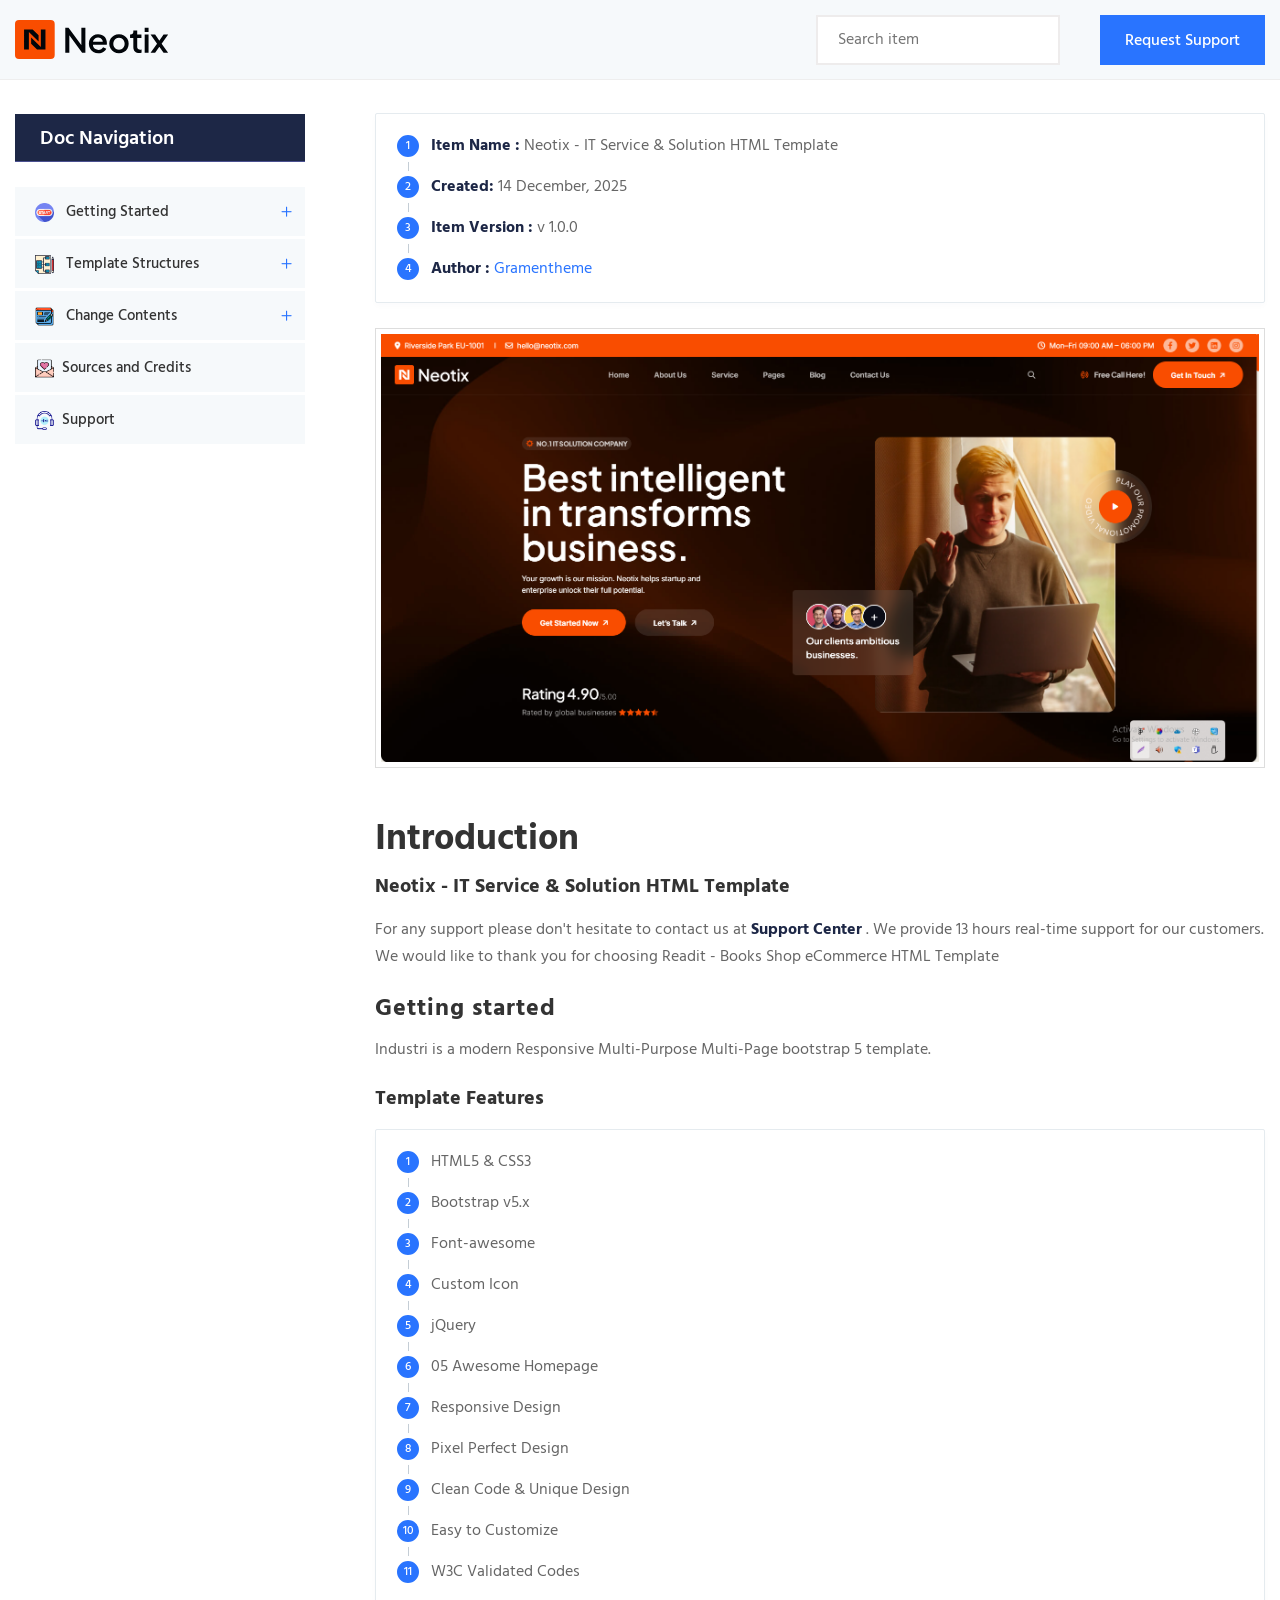
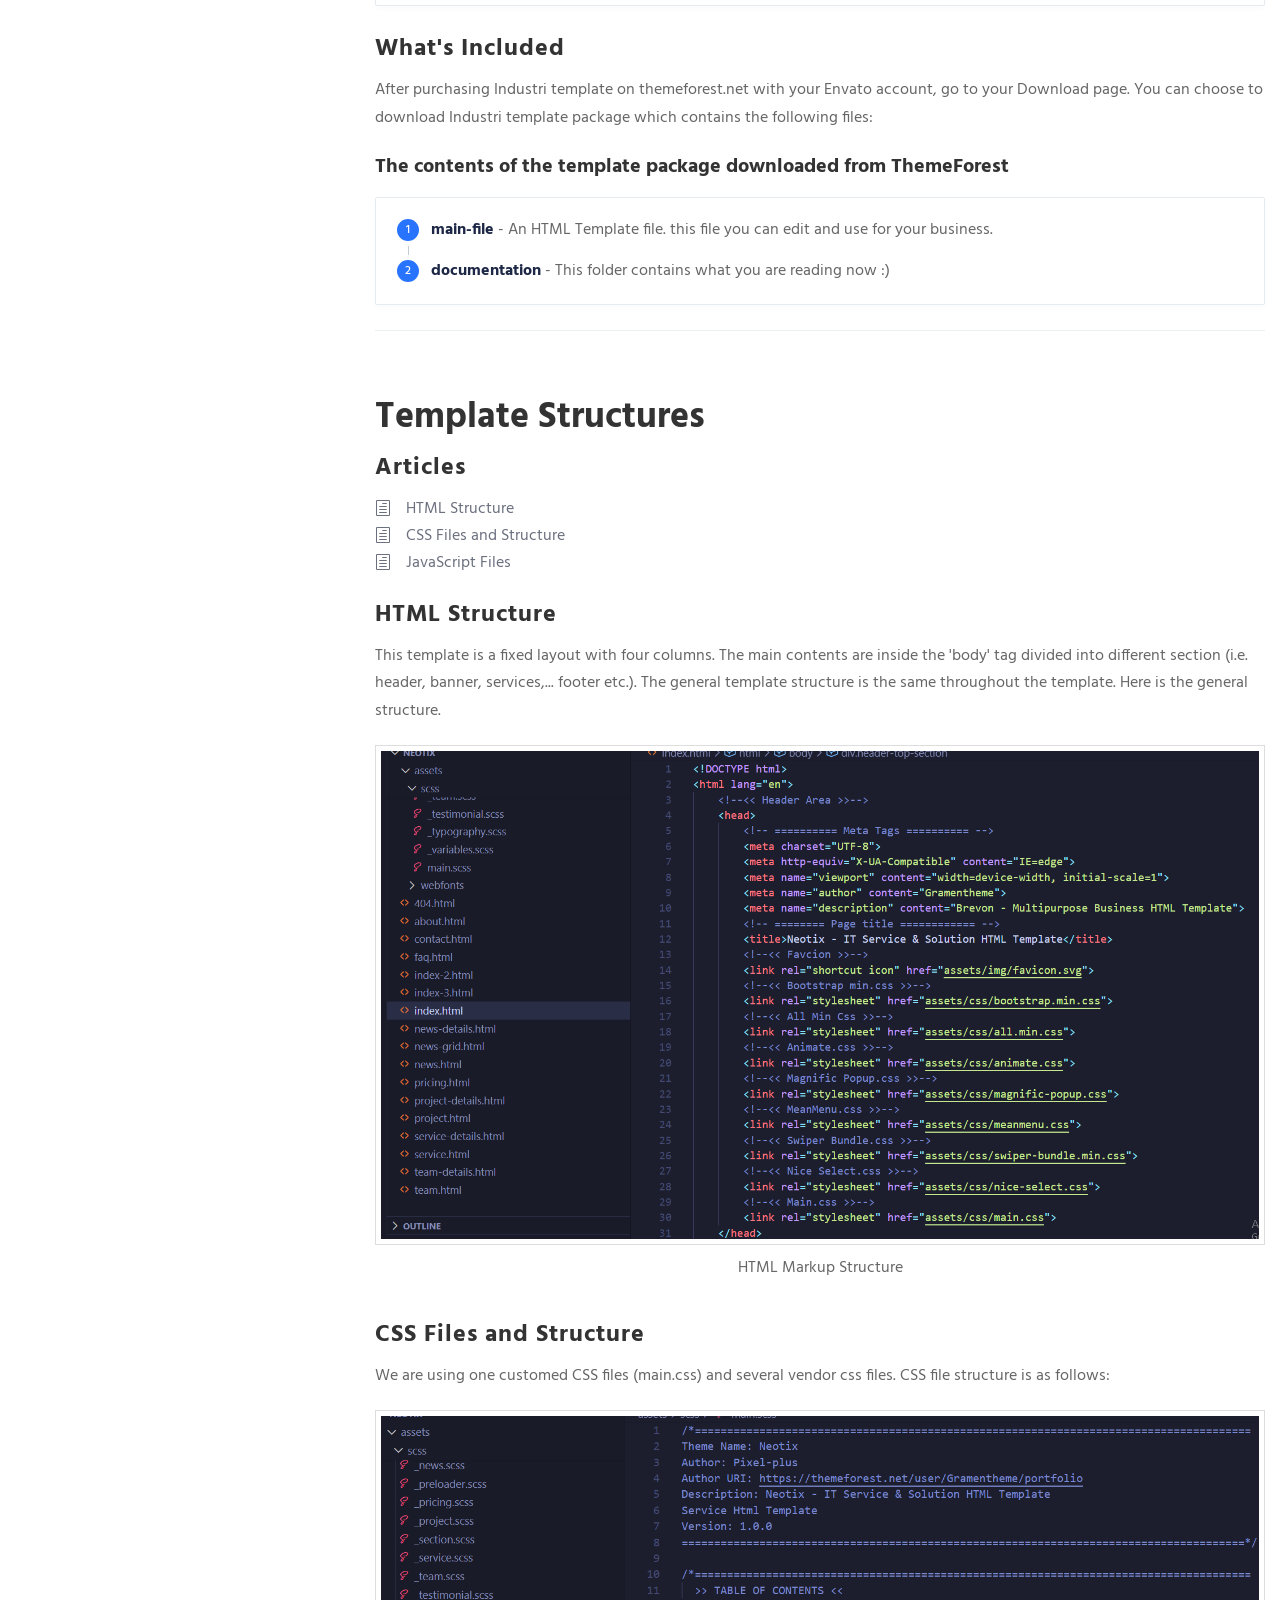
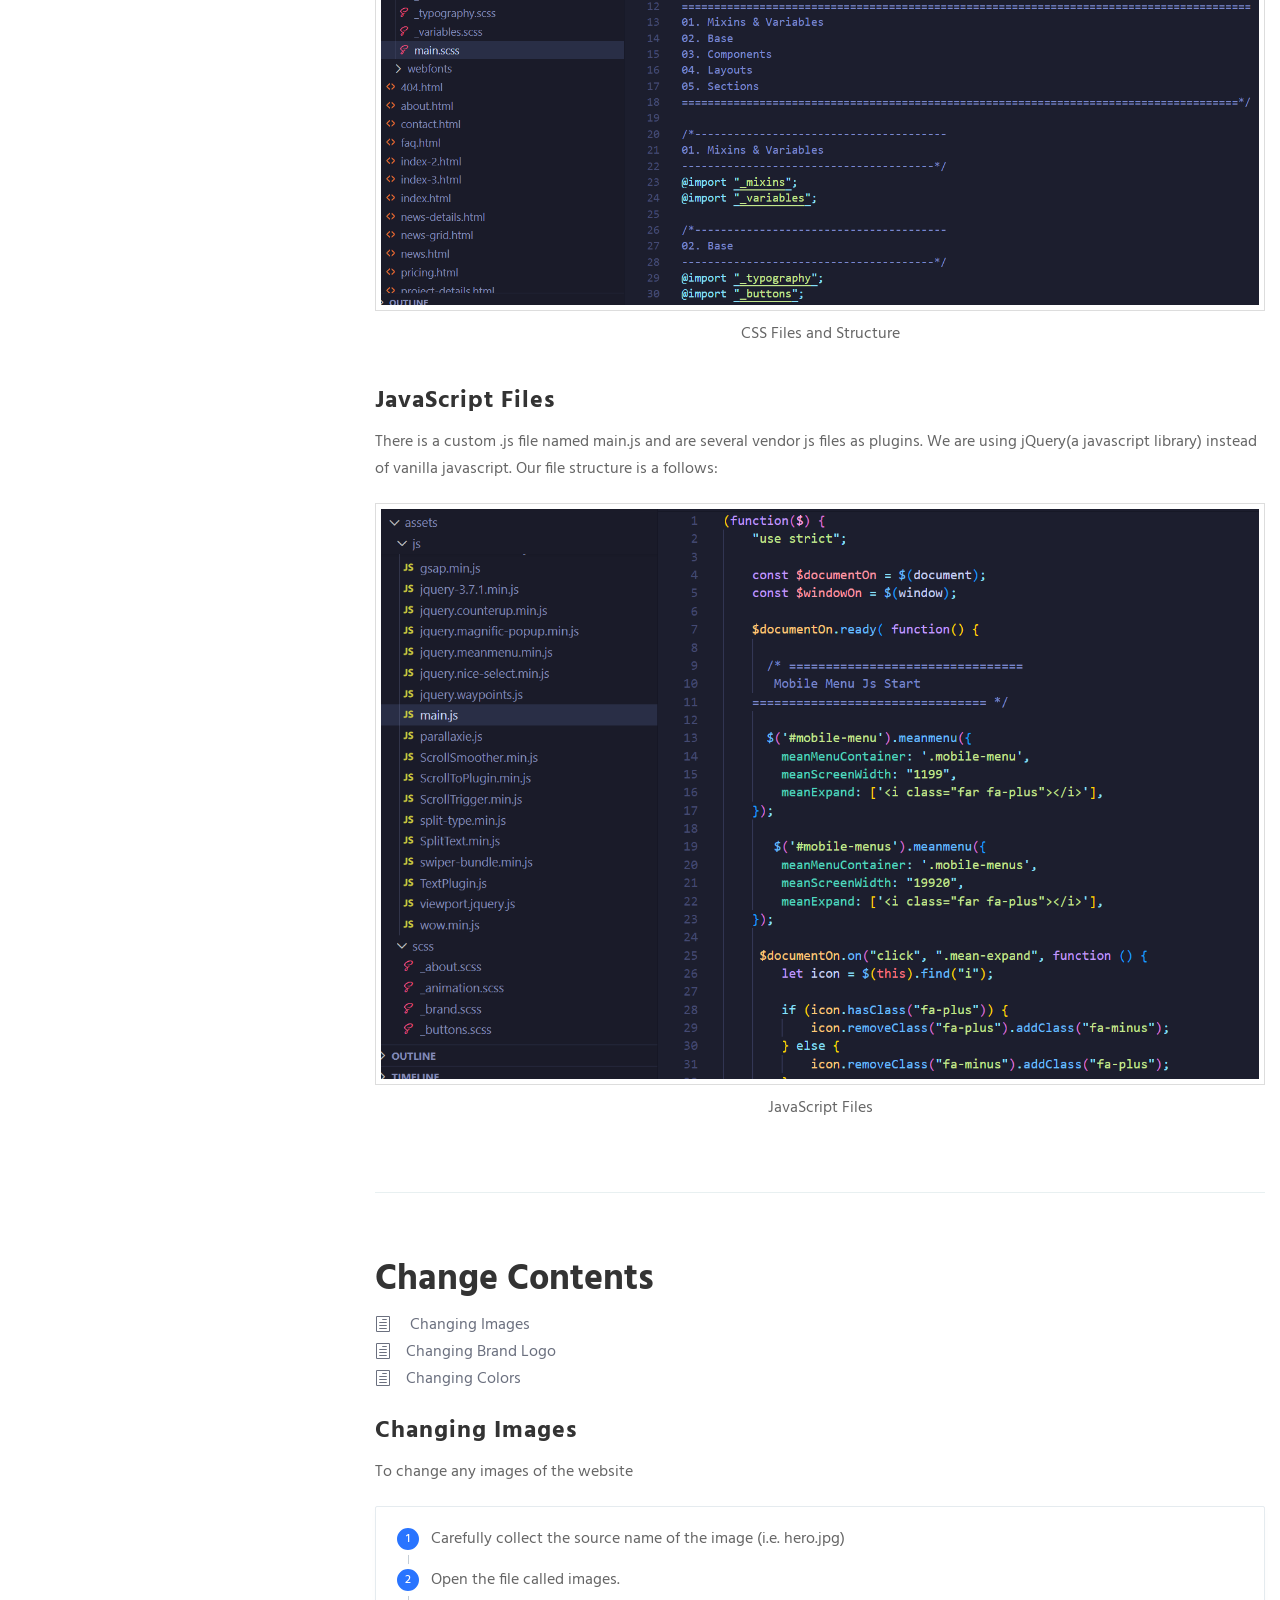
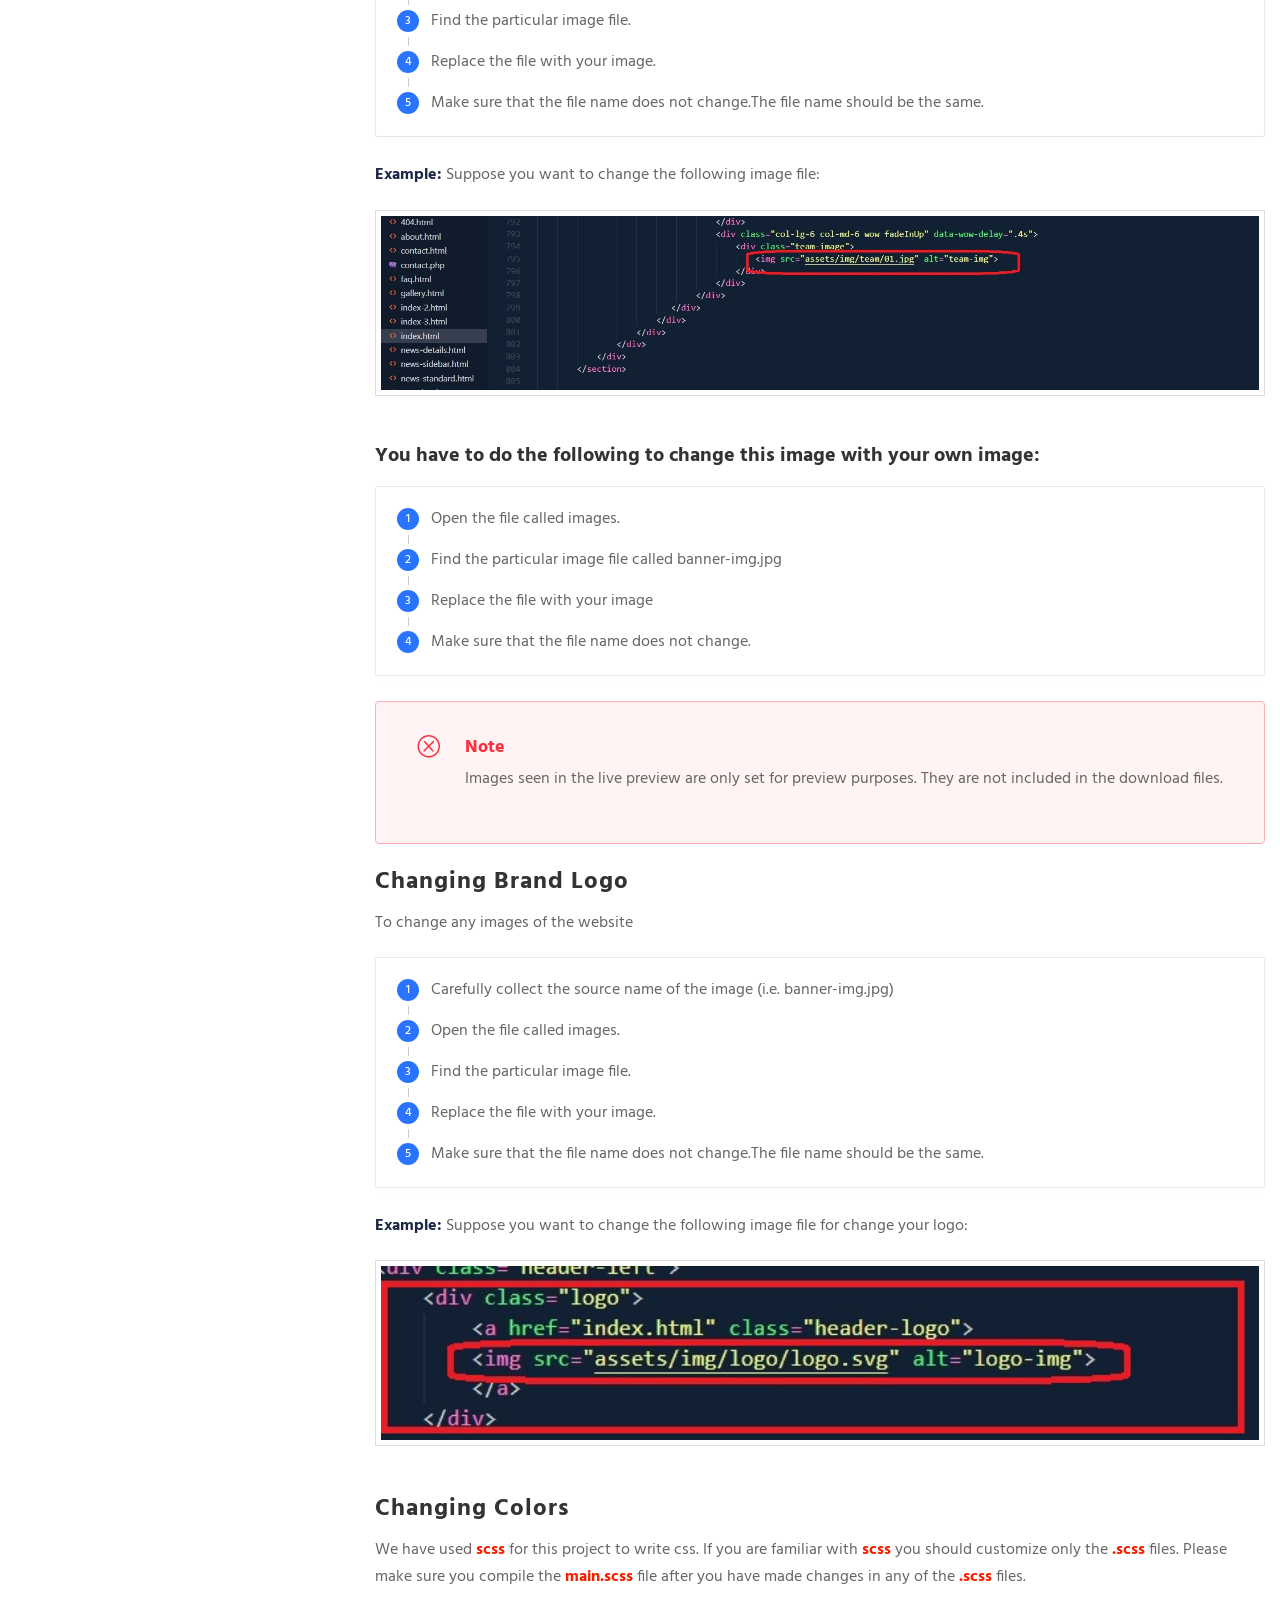
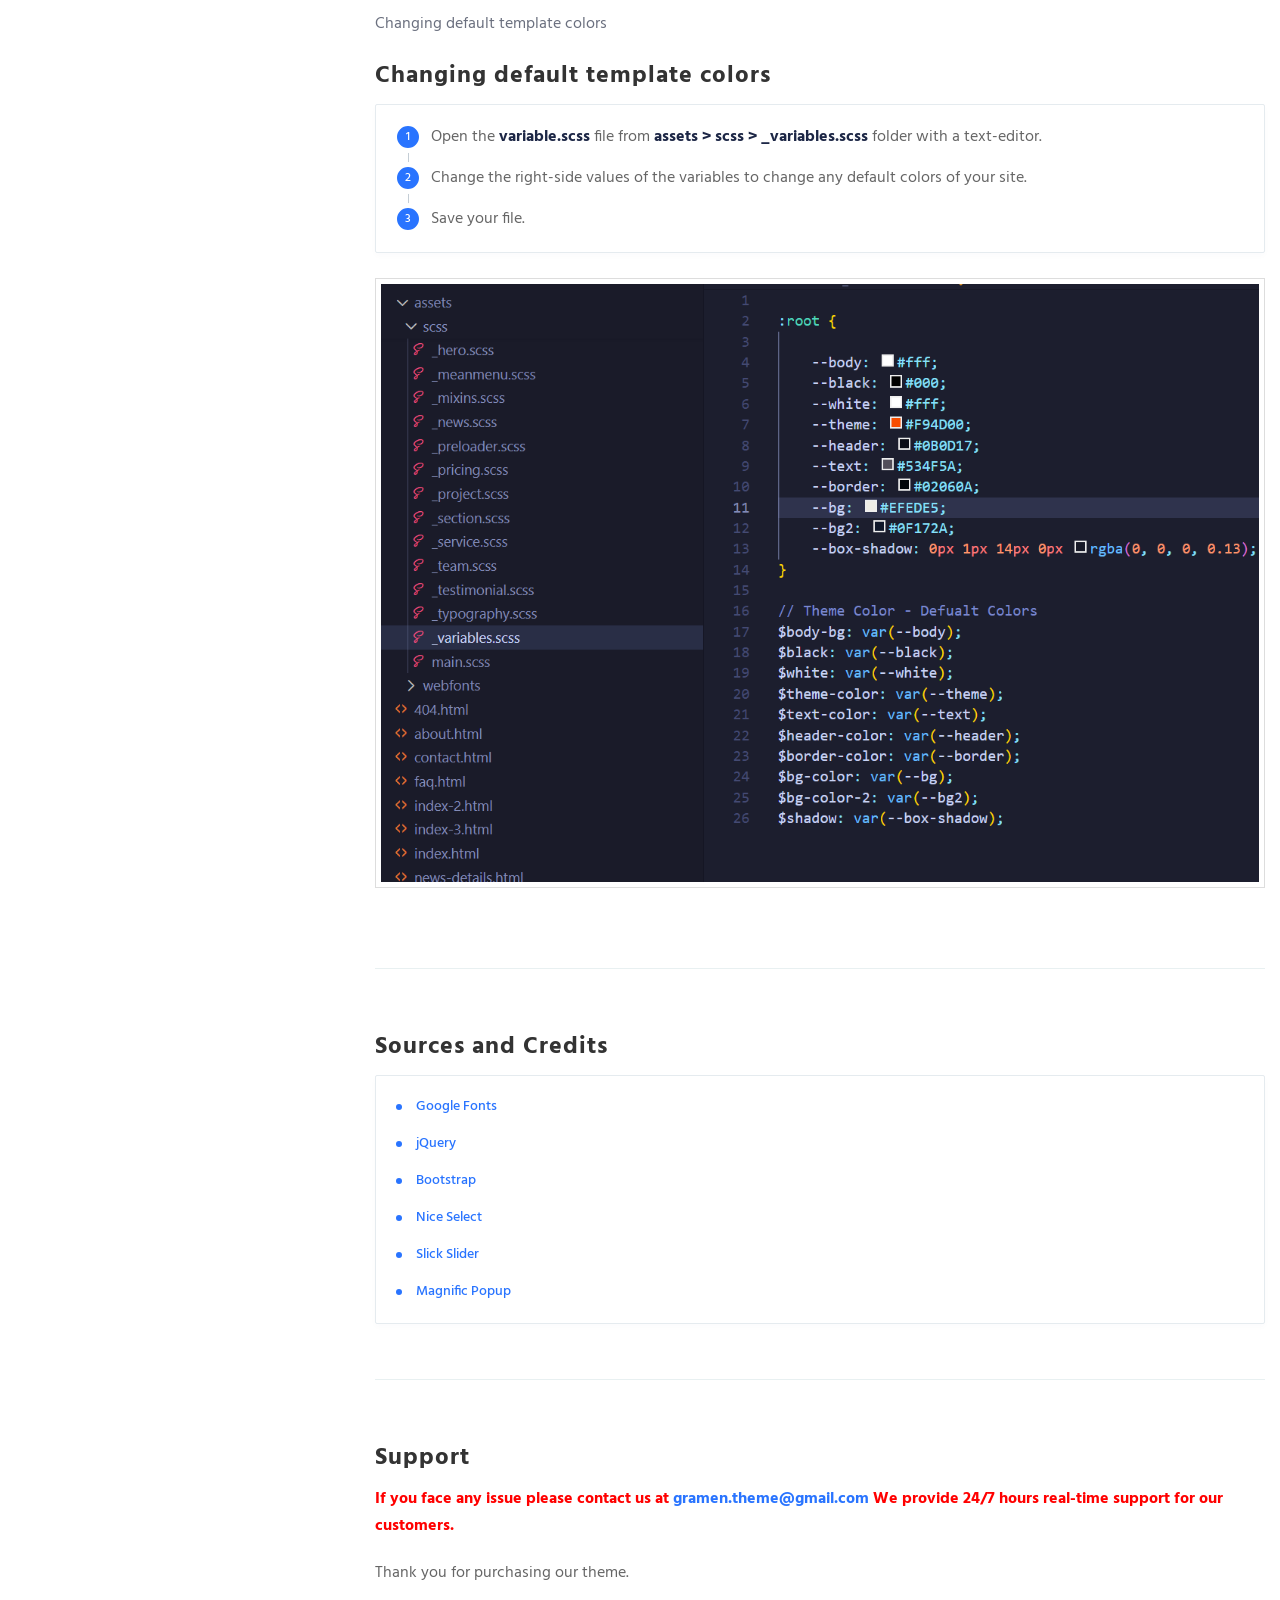
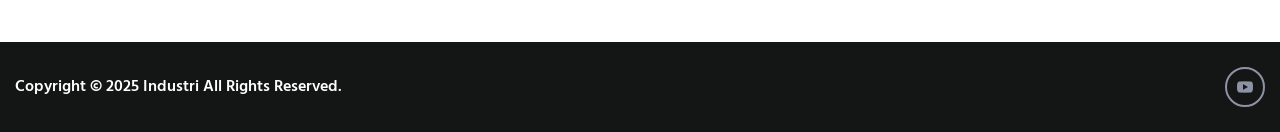
<file: documentation/index.html>
<!DOCTYPE html>
<html class="no-js" lang="zxx">

<head>
    <!-- Basic metas
    ======================================== -->
    <meta charset="utf-8">
    <meta name="author" content="">
    <meta name="description" content="">
    <meta name="keywords" content="">
    <!-- Mobile specific metas
    ======================================== -->
    <meta http-equiv="X-UA-Compatible" content="IE=edge">
    <meta name="viewport" content="width=device-width, initial-scale=1, shrink-to-fit=no">
    <meta property="og:title" content="Documentation">
    <meta property="og:url" content="index.html">
    <!-- Page Title
    ======================================== -->
    <title>Neotix - IT Service & Solution HTML Template</title>
    <!-- Favicon -->
    <link rel="shortcut icon" type="image/x-icon" href="assets/images/favicon.svg">
    <!-- fonts
	======================================== -->
    <link rel="stylesheet" type="text/css" href="assets/css/elegantFont.css">
    <!-- Bootstrap -->
    <link rel="stylesheet" type="text/css" href="assets/css/vendor/bootstrap.min.css">
    <!-- Custom css -->
    <link rel="stylesheet" type="text/css" href="assets/css/style.css">
    <link rel="stylesheet" type="text/css" href="assets/css/responsive.css">
</head>

<body>
    <!--[if lte IE 9]>
        <p class="browserupgrade">You are using an <strong>outdated</strong> browser. Please <a href="https://browsehappy.com/">upgrade your browser</a> to improve your experience and security.</p>
	<![endif]-->
    <!-- Header starts -->
    <a href="#top" class="back-to-top">
        <i class="fal fa-arrow-up"></i>
    </a>
    <header class="page-header sticky-top" id="top">
        <div class="container">
            <div class="row align-items-center">
                <div class="col-lg-3 col-md-4 col-sm-6 col-6">
                    <div class="logo">
                        <a href="#" class="nav-brand">
                            <img src="assets/images/logo.svg" alt="logo" width="155" height="36">
                        </a>
                    </div>
                </div>
                <div class="col-lg-9 col-md-8 col-sm-6 col-6">
                    <div class="right-part d-flex justify-content-end align-items-center">
                        <form action="#" class="search-form d-none d-lg-block">
                            <div class="input-group">
                                <input type="text" class="search-input" placeholder="Search item">
                            </div>
                        </form>
                        <div class="nav-list">
                            <a class="e-btn d-none d-md-inline-block"
                                href="https://themeforest.net/user/Gramentheme/portfolio" target="_blank">Request
                                support</a>
                            <a href="#" class="toggle-navbar">
                                <i class="icon_menu"></i>
                            </a>
                        </div>
                    </div>
                </div>
            </div>
        </div>
        <!-- End of .container -->
    </header>
    <div class="main-content-wrapper">
        <div class="container ">
            <div class="row doc-container">
                <div class="col-xl-3">
                    <aside class="sidebar-navigation sticky-top doc-sidebar">
                        <h3>Doc Navigation</h3>
                        <!-- <nav class="nav">						 -->
                        <ul class="tmain-doc-nav  nav-sidebar doc-nav">
                            <li class="nav-item">
                                <a class="nav-link" href="#getting_started">
                                    <img src="assets/images/icon/start-button.png"> Getting Started
                                </a>
                                <span class="icon">
                                    <i class="icon_plus"></i>
                                    <i class="icon_minus-06"></i>
                                </span>
                                <ul class="submenu dropdown_nav">
                                    <li class="nav-item">
                                        <a class="nav-link" href="#introduction">Introduction</a>
                                    </li>
                                    <li class="nav-item">
                                        <a class="nav-link" href="#what_included">What's Included</a>
                                    </li>
                                </ul>
                            </li>
                            <li class="nav-item">
                                <a class="nav-link" href="#template">
                                    <img src="assets/images/icon/hierarchical-structure.png"> Template Structures
                                </a>
                                <span class="icon">
                                    <i class="icon_plus"></i>
                                    <i class="icon_minus-06"></i>
                                </span>
                                <ul class="submenu dropdown_nav">
                                    <li class="nav-item">
                                        <a class="nav-link" href="#html">HTML Structure</a>
                                    </li>
                                    <li class="nav-item">
                                        <a class="nav-link" href="#css">CSS Files and Structure</a>
                                    </li>
                                    <li class="nav-item">
                                        <a class="nav-link" href="#javascript">Javascript Files</a>
                                    </li>
                                </ul>
                            </li>
                            <li class="nav-item">
                                <a class="nav-link" href="#change_content">
                                    <img src="assets/images/icon/writer.png"> Change Contents
                                </a>
                                <span class="icon">
                                    <i class="icon_plus"></i>
                                    <i class="icon_minus-06"></i>
                                </span>
                                <ul class="submenu dropdown_nav">
                                    <li class="sub-nav nav-item ">
                                        <a class="nav-link" href="#change_img">Changing Images</a>
                                    </li>
                                    <li class="nav-item">
                                        <a class="nav-link" href="#change_logo">Changing Brand Logo</a>
                                    </li>
                                    <li class="nav-item">
                                        <a class="nav-link" href="#change_color">Changing Colors</a>
                                    </li>
                                </ul>
                            </li>
                            <li class="nav-item">
                                <a class="nav-link" href="#source">
                                    <img src="assets/images/icon/love-letter.png">Sources and Credits
                                </a>
                            </li>
                            <li class="nav-item">
                                <a class="nav-link" href="https://themeforest.net/user/Gramentheme/portfolio">
                                    <img src="assets/images/icon/headphone.png">Support
                                </a>
                            </li>
                        </ul>
                        <!-- </nav> -->
                    </aside>
                </div>
                <div class="col-xl-9 col-lg-12">
                    <div class="main-content">
                        <main class="main">
                            <div class="filterable-wrapper">
                                <article id="getting_started" class="section-main doc-section">
                                    <div class="steps-panel">
                                        <ol class="ordered-list">
                                            <li>
                                                <strong>Item Name :</strong>
                                                Neotix - IT Service & Solution HTML Template
                                            </li>
                                            <li>
                                                <strong>Created:</strong>
                                                14 December, 2025
                                            </li>
                                            <li>
                                                <strong>Item Version :</strong> v 1.0.0
                                            </li>
                                            <li>
                                                <strong>Author :</strong>
                                                <a href="https://themeforest.net/user/Gramentheme/portfolio"
                                                    target="_blank">Gramentheme</a>
                                            </li>
                                        </ol>
                                    </div>
                                    <figure>
                                        <img class="max-100" src="assets/images/07.jpg" alt="image">
                                    </figure>
                                    <section id="introduction">
                                        <h2>Introduction</h2>
                                        <h4 class="title">Neotix - IT Service & Solution HTML Template</h4>
                                        <div class="top-support">For any support please don't hesitate to contact us at
                                            <a href="https://themeforest.net/user/Gramentheme/portfolio">
                                                <b>Support Center</b>
                                            </a>. We provide 13 hours real-time support for our customers.
                                        </div>
                                        <p>We would like to thank you for choosing Readit - Books Shop eCommerce HTML
                                            Template</p>
                                    </section>
                                    <!-- End of #getting_started -->
                                    <section id="requirements">
                                        <h3>Getting started</h3>
                                        <p>Industri is a modern Responsive Multi-Purpose Multi-Page bootstrap 5
                                            template.
                                        </p>
                                        <h4>Template Features</h4>
                                        <div class="steps-panel">
                                            <ul class="ordered-list">
                                                <li>HTML5 &amp; CSS3</li>
                                                <li>Bootstrap v5.x</li>
                                                <li>Font-awesome</li>
                                                <li>Custom Icon</li>
                                                <li>jQuery</li>
                                                <li>05 Awesome Homepage</li>
                                                <li>Responsive Design</li>
                                                <li>Pixel Perfect Design</li>
                                                <li>Clean Code &amp; Unique Design</li>
                                                <li>Easy to Customize</li>
                                                <li>W3C Validated Codes</li>
                                            </ul>
                                        </div>
                                    </section>
                                    <!-- End of #requirements -->
                                    <section id="what_included">
                                        <h3>What's Included</h3>
                                        <p>
                                            After purchasing Industri template on themeforest.net with your Envato
                                            account, go to your
                                            Download page. You can choose to download Industri template package which
                                            contains the following files:
                                        </p>
                                        <h4>The contents of the template package downloaded from ThemeForest</h4>
                                        <div class="steps-panel">
                                            <ul class="ordered-list">
                                                <li>
                                                    <strong>main-file</strong> - An HTML Template file. this file you
                                                    can edit and use for your business.
                                                </li>
                                                <li>
                                                    <strong>documentation</strong> - This folder contains what you are
                                                    reading now :)
                                                </li>
                                            </ul>
                                        </div>
                                    </section>
                                    <!-- End of #what_included -->
                                </article>
                                <article id="template" class="section-main doc-section">
                                    <section>
                                        <h2>Template Structures</h2>
                                        <h3>Articles</h3>
                                        <ul class="list-unstyled article_list tag_list">
                                            <li>
                                                <a href="#html">
                                                    <i class="icon_document_alt"></i>HTML Structure
                                                </a>
                                            </li>
                                            <li>
                                                <a href="#css">
                                                    <i class="icon_document_alt"></i>CSS Files and Structure
                                                </a>
                                            </li>
                                            <li>
                                                <a href="#javascript">
                                                    <i class="icon_document_alt"></i>JavaScript Files
                                                </a>
                                            </li>
                                        </ul>
                                    </section>
                                    <!-- End of #installation -->
                                    <section id="html">
                                        <h3>HTML Structure</h3>
                                        <p>This template is a fixed layout with four columns. The main contents are
                                            inside the 'body' tag divided into different section (i.e. header, banner,
                                            services,... footer etc.). The general template structure is the same
                                            throughout the template. Here is the general structure.</p>
                                        <figure>
                                            <img src="assets/images/02.jpg" alt="3.1.1" class="doc-image">
                                            <figcaption class="text-center">HTML Markup Structure</figcaption>
                                        </figure>
                                    </section>
                                    <!-- End of #installation -->
                                    <section id="css">
                                        <h3>CSS Files and Structure</h3>
                                        <p>We are using one customed CSS files (main.css) and several vendor css files.
                                            CSS file structure is as follows:</p>
                                        <figure>
                                            <img src="assets/images/01.jpg" alt="3.1.1" class="doc-image">
                                            <figcaption class="text-center">CSS Files and Structure</figcaption>
                                        </figure>
                                    </section>
                                    <!-- End of #using_theme_uploader -->
                                    <section id="javascript">
                                        <h3>JavaScript Files</h3>
                                        <p>There is a custom .js file named main.js and are several vendor js files as
                                            plugins. We are using jQuery(a javascript library) instead of vanilla
                                            javascript. Our file structure is a follows:</p>
                                        <figure>
                                            <img src="assets/images/03.jpg" alt="3.1.1" class="doc-image">
                                            <figcaption class="text-center">JavaScript Files</figcaption>
                                        </figure>
                                    </section>
                                    <!-- End of #using_ftp_uploader -->
                                </article>
                                <article id="change_content" class="section-main doc-section">
                                    <section>
                                        <h2>Change Contents</h2>
                                        <ul class="list-unstyled article_list tag_list">
                                            <li>
                                                <a href="#change_img">
                                                    <i class="icon_document_alt"></i>
                                                    Changing
                                                    Images
                                                </a>
                                            </li>
                                            <li>
                                                <a href="#bran_logo">
                                                    <i class="icon_document_alt"></i>Changing Brand Logo
                                                </a>
                                            </li>
                                            <li>
                                                <a href="#change_color">
                                                    <i class="icon_document_alt"></i>Changing Colors
                                                </a>
                                            </li>
                                        </ul>
                                    </section>
                                    <!-- End of #section-4 -->
                                    <section id="change_img">
                                        <h3>Changing Images</h3>
                                        <p>To change any images of the website</p>
                                        <div class="steps-panel">
                                            <ol class="ordered-list">
                                                <li>
                                                    Carefully collect the source name of the image (i.e. hero.jpg)
                                                </li>
                                                <li>Open the file called images.</li>
                                                <li>Find the particular image file.</li>
                                                <li>Replace the file with your image.</li>
                                                <li>
                                                    Make sure that the file name does not change.The file name should be
                                                    the same.
                                                </li>
                                            </ol>
                                        </div>
                                        <p>
                                            <strong>Example:</strong>
                                            Suppose you want to change the following image
                                            file:
                                        </p>
                                        <figure>
                                            <img src="assets/images/05.jpg" alt="4.1.1" class="doc-image">
                                        </figure>
                                        <h4>You have to do the following to change this image with your own image:</h4>
                                        <div class="steps-panel">
                                            <ol class="ordered-list">
                                                <li>Open the file called images.</li>
                                                <li>Find the particular image file called banner-img.jpg</li>
                                                <li>Replace the file with your image</li>
                                                <li>Make sure that the file name does not change.</li>
                                            </ol>
                                        </div>
                                        <div class="alert media message_alert alert-danger fade show" role="alert">
                                            <i class="icon_close_alt2"></i>
                                            <div class="media-body">
                                                <h5>Note</h5>
                                                <p>Images seen in the live preview are only set for preview purposes.
                                                    They are not included in the download files.</p>
                                            </div>
                                        </div>
                                    </section>
                                    <section id="bran_logo">
                                        <h3>Changing Brand Logo</h3>
                                        <p>To change any images of the website</p>
                                        <div class="steps-panel">
                                            <ol class="ordered-list">
                                                <li>
                                                    Carefully collect the source name of the image (i.e.
                                                    banner-img.jpg)
                                                </li>
                                                <li>Open the file called images.</li>
                                                <li>Find the particular image file.</li>
                                                <li>Replace the file with your image.</li>
                                                <li>
                                                    Make sure that the file name does not change.The file name
                                                    should be the same.
                                                </li>
                                            </ol>
                                        </div>
                                        <p>
                                            <strong>Example:</strong>
                                            Suppose you want to change the following
                                            image file for change your logo:
                                        </p>
                                        <figure>
                                            <img src="assets/images/04.jpg" alt="4.1.1" class="doc-image">
                                        </figure>
                                    </section>
                                    <!-- End of #section-4 -->
                                    <section id="change_color">
                                        <h3>Changing Colors</h3>
                                        <p>We have used
                                            <strong style="color: #f81f01;">scss</strong>
                                            for this project to write css. If
                                            you are familiar with
                                            <strong style="color: #f81f01;">scss</strong>
                                            you should customize
                                            only the
                                            <strong style="color: #f81f01;">.scss</strong>
                                            files. Please make sure you compile
                                            the
                                            <strong style="color: #f81f01;">main.scss</strong>
                                            file after you have made changes in
                                            any of the
                                            <strong style="color: #f81f01;">.scss</strong> files.
                                        </p>
                                        <ul class="list-unstyled article_list tag_list rn-list">
                                            <li>
                                                <a href="#changedefaultcolor">
                                                    Changing default template
                                                    colors
                                                </a>
                                            </li>
                                        </ul>
                                        <h3>Changing default template colors</h3>
                                        <div class="steps-panel">
                                            <ol class="ordered-list">
                                                <li>Open the
                                                    <strong>variable.scss</strong> file from
                                                    <strong>
                                                        assets &gt; scss &gt;
                                                        _variables.scss
                                                    </strong> folder with a text-editor.
                                                </li>
                                                <li>
                                                    Change the right-side values of the variables to change any default
                                                    colors of your
                                                    site.
                                                </li>
                                                <li>Save your file.</li>
                                            </ol>
                                        </div>
                                        <figure>
                                            <img src="assets/images/06.jpg" alt="4.1.1" class="doc-image">
                                        </figure>
                                    </section>
                                </article>
                                <article id="source" class="section-main doc-section">
                                    <section id="section-4-3">
                                        <h3>Sources and Credits</h3>
                                        <ul class=" single_list">
                                            <li>
                                                <a target="_blank" href="https://fonts.google.com/">Google Fonts</a>
                                            </li>
                                            <li>
                                                <a target="_blank" href="https://jquery.com/">jQuery</a>
                                            </li>
                                            <li>
                                                <a target="_blank" href="https://getbootstrap.com/">Bootstrap</a>
                                            </li>
                                            <li>
                                                <a target="_blank"
                                                    href="https://github.com/hernansartorio/jquery-nice-select">Nice
                                                    Select</a>
                                            </li>
                                            <li>
                                                <a target="_blank" href="https://github.com/kenwheeler/slick/">Slick
                                                    Slider</a>
                                            </li>
                                            <li>
                                                <a target="_blank"
                                                    href="https://github.com/dimsemenov/Magnific-Popup">Magnific
                                                    Popup</a>
                                            </li>
                                        </ul>
                                    </section>
                                </article>
                                <article id="change_content" class="section-main doc-section">
                                    <section id="support">
                                        <h3>Support</h3>
                                        <p style="color:red;font-weight:bold;">
                                            If you face any issue please contact us at
                                            <a href="mailto:gramen.theme@gmail.com">gramen.theme@gmail.com</a> We provide
                                            24/7
                                            hours real-time support for our customers.
                                        </p>
                                        <p>Thank you for purchasing our theme.</p>
                                        <p class="mt50"></p>
                                    </section>
                                </article>
                                <!-- End of #getting_started1-4 -->
                            </div>
                            <!-- End of .filterable-wrapper -->
                        </main>
                    </div>
                </div>
            </div>
            <!-- End of .main-content -->
        </div>
        <!-- End of .container -->
    </div>
    <!-- End of .main-content -->
    <footer class="tp-footer">
        <div class="container">
            <div class="row align-items-center">
                <div class="col-md-8">
                    <div class="page-footer">
                        <p>Copyright © 2025 Industri All Rights Reserved.</p>
                    </div>
                </div>
                <div class="col-md-4">
                    <div class="social-footer text-md-right">
                        <a href="index.html">
                            <i class="social_youtube"></i>
                        </a>
                    </div>
                </div>
            </div>
        </div>
    </footer>
    <!-- End of .page-footer -->
    <!-- Javascripts
		======================================= -->
    <!-- jQuery -->
    <script src="assets/js/vendor/jquery.min.js"></script>
    <script src="assets/js/vendor/jquery-migrate.min.js"></script>
    <script src="assets/js/vendor/bootstrap.bundle.min.js"></script>
    <!-- jQuery Easing Plugin -->
    <script src="assets/js/vendor/easing-1.3.js"></script>
    <!-- Custom Script -->
    <script src="assets/js/onpage-menu.js"></script>
    <script src="assets/js/main.js"></script>
</body>

</html>
</file>
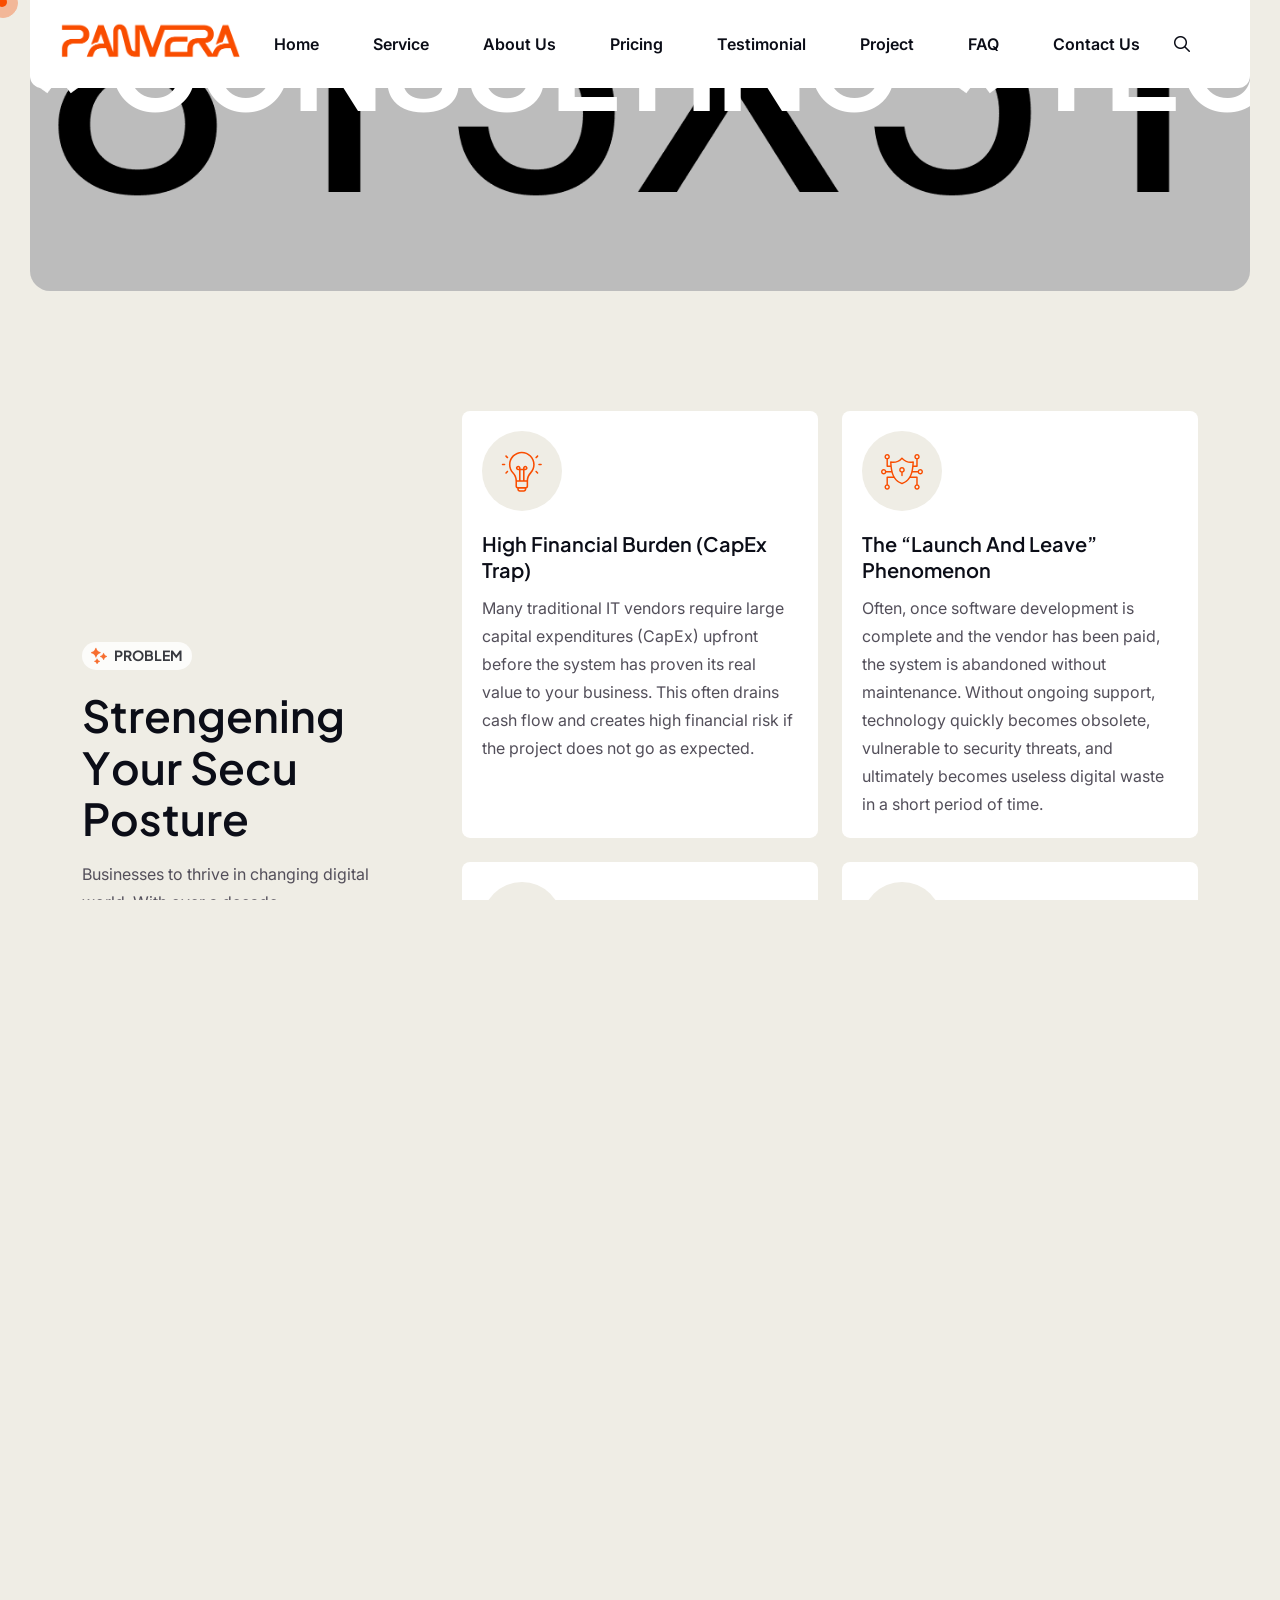
<file: buyer-file/neotix/index.html>
<!DOCTYPE html>
<html lang="en">
<!--<< Header Area >>-->

<head>
    <!-- ========== Meta Tags ========== -->
    <meta charset="UTF-8">
    <meta http-equiv="X-UA-Compatible" content="IE=edge">
    <meta name="viewport" content="width=device-width, initial-scale=1">
    <meta name="author" content="Gramentheme">
    <meta name="description" content="Brevon - Multipurpose Business HTML Template">
    <!-- ======== Page title ============ -->
    <title>Panvera - IT Service & Solution HTML Template</title>
    <!--<< Favcion >>-->
    <link rel="shortcut icon" href="assets/img/favicon.svg">
    <!--<< Bootstrap min.css >>-->
    <link rel="stylesheet" href="assets/css/bootstrap.min.css">
    <!--<< All Min Css >>-->
    <link rel="stylesheet" href="assets/css/all.min.css">
    <!--<< Animate.css >>-->
    <link rel="stylesheet" href="assets/css/animate.css">
    <!--<< Magnific Popup.css >>-->
    <link rel="stylesheet" href="assets/css/magnific-popup.css">
    <!--<< MeanMenu.css >>-->
    <link rel="stylesheet" href="assets/css/meanmenu.css">
    <!--<< Swiper Bundle.css >>-->
    <link rel="stylesheet" href="assets/css/swiper-bundle.min.css">
    <!--<< Nice Select.css >>-->
    <link rel="stylesheet" href="assets/css/nice-select.css">
    <!--<< Main.css >>-->
    <link rel="stylesheet" href="assets/css/main.css">
</head>

<body>

    <!-- Preloader Start -->
    <div id="preloader" class="preloader">
        <div class="animation-preloader">
            <div class="spinner">
            </div>
            <div class="txt-loading">
                <span data-text-preloader="P" class="letters-loading">
                    P
                </span>
                <span data-text-preloader="A" class="letters-loading">
                    A
                </span>
                <span data-text-preloader="N" class="letters-loading">
                    N
                </span>
                <span data-text-preloader="V" class="letters-loading">
                    V
                </span>
                <span data-text-preloader="E" class="letters-loading">
                    E
                </span>
                <span data-text-preloader="R" class="letters-loading">
                    R
                </span>
                <span data-text-preloader="A" class="letters-loading">
                    A
                </span>
            </div>
            <p class="text-center">Loading</p>
        </div>
        <div class="loader">
            <div class="row">
                <div class="col-3 loader-section section-left">
                    <div class="bg"></div>
                </div>
                <div class="col-3 loader-section section-left">
                    <div class="bg"></div>
                </div>
                <div class="col-3 loader-section section-right">
                    <div class="bg"></div>
                </div>
                <div class="col-3 loader-section section-right">
                    <div class="bg"></div>
                </div>
            </div>
        </div>
    </div>

    <!-- Back To Top Start -->
    <button id="back-top" class="back-to-top">
        <i class="fa-regular fa-arrow-up"></i>
    </button>

    <!-- GT MouseCursor Start -->
    <div class="mouseCursor cursor-outer"></div>
    <div class="mouseCursor cursor-inner"></div>


    <!-- Offcanvas Area Start -->
    <div class="fix-area">
        <div class="offcanvas__info">
            <div class="offcanvas__wrapper">
                <div class="offcanvas__content">
                    <div class="offcanvas__top mb-5 d-flex justify-content-between align-items-center">
                        <div class="offcanvas__logo">
                            <a href="index.html">
                                <img src="assets/img/home-4/panvera/panveraoren.png" alt="logo-img">
                            </a>
                        </div>
                        <div class="offcanvas__close">
                            <button>
                                <i class="fas fa-times"></i>
                            </button>
                        </div>
                    </div>
                    <p class="text d-none d-xl-block">
                        Nullam dignissim, ante scelerisque the is euismod fermentum odio sem semper the is erat, a
                        feugiat leo urna eget eros. Duis Aenean a imperdiet risus.
                    </p>
                    <div class="mobile-menu fix mb-3"></div>
                    <div class="offcanvas__contact d-xl-block">
                        <h4 class="d-xl-block">Contact Info</h4>
                        <ul class="d-xl-block">
                            <li class="d-flex align-items-center">
                                <div class="offcanvas__contact-icon">
                                    <i class="fal fa-map-marker-alt"></i>
                                </div>
                                <div class="offcanvas__contact-text">
                                    <a target="_blank" href="#">Main Street, Melbourne, Australia</a>
                                </div>
                            </li>
                            <li class="d-flex align-items-center">
                                <div class="offcanvas__contact-icon mr-15">
                                    <i class="fal fa-envelope"></i>
                                </div>
                                <div class="offcanvas__contact-text">
                                    <a href="mailto:info@example.com"><span
                                            class="mailto:info@example.com">info@example.com</span></a>
                                </div>
                            </li>
                            <li class="d-flex align-items-center">
                                <div class="offcanvas__contact-icon mr-15">
                                    <i class="fal fa-clock"></i>
                                </div>
                                <div class="offcanvas__contact-text">
                                    <a target="_blank" href="#">Mod-friday, 09am -05pm</a>
                                </div>
                            </li>
                            <li class="d-flex align-items-center">
                                <div class="offcanvas__contact-icon mr-15">
                                    <i class="far fa-phone"></i>
                                </div>
                                <div class="offcanvas__contact-text">
                                    <a href="tel:+11002345909">+11002345909</a>
                                </div>
                            </li>
                        </ul>
                        <div class="social-icon d-flex align-items-center">
                            <a href="#"><i class="fab fa-facebook-f"></i></a>
                            <a href="#"><i class="fab fa-twitter"></i></a>
                            <a href="#"><i class="fab fa-youtube"></i></a>
                            <a href="#"><i class="fab fa-linkedin-in"></i></a>
                        </div>
                    </div>
                </div>
            </div>
        </div>
    </div>
    <div class="offcanvas__overlay"></div>

    <!-- Header Section Start -->
    <header id="header-sticky" class="header-1 header-2 header-3 header-4">
        <div class="container-fluid">
            <div class="mega-menu-wrapper">
                <div class="header-main">
                    <div class="header-left">
                        <div class="logo">
                            <a href="index.html" class="header-logo-4">
                                <img src="assets/img/home-4/panvera/panveraoren.png" alt="logo-img">
                            </a>
                        </div>
                    </div>
                    <div class="mean__menu-wrapper">
                        <div class="main-menu">
                            <nav id="mobile-menu">
                                <ul>
                                    <li class="active">
                                        <a href="#beranda">
                                            Home
                                        </a>
                                    </li>

                                    <li>
                                        <a href="#service">
                                            Service
                                        </a>

                                    </li>
                                    <li>
                                        <a href="#about">About Us</a>
                                    </li>
                                    <li>
                                        <a href="#pricing">
                                            Pricing
                                        </a>
                                    </li>
                                    <li>
                                        <a href="#testimonial">
                                            Testimonial
                                        </a>
                                    </li>
                                    <li>
                                        <a href="#projek">
                                            Project
                                        </a>
                                    </li>
                                    <li>
                                        <a href="#faq">
                                            FAQ
                                        </a>
                                    </li>
                                    <li>
                                        <a href="#kontak">Contact Us</a>
                                    </li>

                                </ul>
                            </nav>
                        </div>
                    </div>
                    <div class="header-right d-flex justify-content-end align-items-center">
                        <div class="menu_search">
                            <button class="search_btn"><i class="far fa-search"></i></button>
                        </div>
                        <div class="header-btn">
                            <div class="header-button">
                                <a href="#kontak" class="theme-btn">
                                    Get In Touch <i class="fa-solid fa-arrow-up-right"></i>
                                </a>
                            </div>
                            <div class="header__hamburger d-xl-none my-auto">
                                <div class="sidebar__toggle">
                                    <i class="fas fa-bars"></i>
                                </div>
                            </div>
                        </div>
                    </div>
                </div>
            </div>
        </div>
    </header>

    <!-- start: Search Popup -->
    <div class="search_popup">
        <div class="container">
            <div class="row">
                <div class="col-xxl-12">
                    <div class="search_wrapper">
                        <div class="search_top d-flex align-items-center">
                            <div class="search_logo">
                                <a href="index.html">
                                    <img src="assets/img/home-4/panvera/panveraputih.png" alt="logo-img">
                                </a>
                            </div>
                            <div class="search_close">
                                <button type="button" class="search_close_btn">
                                    <i class="fa-thin fa-times"></i>
                                </button>
                            </div>
                        </div>
                        <div class="search_form">
                            <form action="#">
                                <div class="search_input">
                                    <input class="search-input-field" type="text" placeholder="Type here to search...">
                                    <span class="search-focus-border"></span>
                                    <button type="submit">
                                        <svg width="20" height="20" viewBox="0 0 20 20" fill="none"
                                            xmlns="http://www.w3.org/2000/svg">
                                            <path
                                                d="M9.55 18.1C14.272 18.1 18.1 14.272 18.1 9.55C18.1 4.82797 14.272 1 9.55 1C4.82797 1 1 4.82797 1 9.55C1 14.272 4.82797 18.1 9.55 18.1Z"
                                                stroke="currentColor" stroke-width="1.5" stroke-linecap="round"
                                                stroke-linejoin="round" />
                                            <path d="M19.0002 19.0002L17.2002 17.2002" stroke="currentColor"
                                                stroke-width="1.5" stroke-linecap="round" stroke-linejoin="round" />
                                        </svg>
                                    </button>
                                </div>
                            </form>
                        </div>
                    </div>
                </div>
            </div>
        </div>
    </div>
    <div class="search-popup-overlay"></div>


    <div id="smooth-wrapper">
        <div id="smooth-content">


            <section id="beranda" class="hero-section hero-4 fix">
                <div class="hero-shape">
                    <img src="assets/img/home-4/hero/shape.png" alt="img">
                </div>
                <div class="container">
                    <div class="row g-4 justify-content-center">
                        <div class="col-lg-10">
                            <div class="hero-content">
                                <span class="sub">
                                    <img src="assets/img/home-4/hero/star.png" alt="img">
                                    YOUR STRATEGIC PARTNER FOR DIGITAL GROWTH
                                </span>
                                <h1>
                                    Turn IT Infrastructure Into <span> a Strategic</span> <b> Growth Engine</b>
                                </h1>
                                <p>
                                    We don't just build systems, we maintain and develop them for a lifetime. Ensure
                                    your digital infrastructure remains secure, up-to-date, and relevant every day.
                                </p>
                                <div class="hero-button">
                                    <a href="#kontak" class="theme-btn">
                                        Start Your Transformation Now <i class="fa-solid fa-arrow-up-right"></i>
                                    </a>
                                    <a href="#kontak" class="theme-btn style-btn">
                                        Free Consultation <i class="fa-solid fa-arrow-up-right"></i>
                                    </a>
                                </div>
                            </div>
                        </div>
                    </div>
                </div>
            </section>

            <!-- Marque-Bg Section Start -->
            <div class="marque-bg-section-4 bg-cover" style="background-image: url(assets/img/home-4/hero/bg.jpg);">
                <div class="marquee">
                    <div class="marquee-group">
                        <div class="hover-image bg-cover"
                            style="background-image: url('assets/img/home-4/hero/ball.png');"></div>
                        <div class="text">
                            <img src="assets/img/home-4/hero/star-2.png" alt="img">
                            Consulting
                        </div>
                        <div class="text">
                            <img src="assets/img/home-4/hero/star-2.png" alt="img">
                            Technology
                        </div>
                        <div class="text">
                            <img src="assets/img/home-4/hero/star-2.png" alt="img">
                            Innovation
                        </div>
                    </div>
                    <div class="marquee-group">
                        <div class="hover-image bg-cover"
                            style="background-image: url('assets/img/home-4/hero/ball.png');"></div>
                        <div class="text">
                            <img src="assets/img/home-4/hero/star-2.png" alt="img">
                            Consulting
                        </div>
                        <div class="text">
                            <img src="assets/img/home-4/hero/star-2.png" alt="img">
                            Technology
                        </div>
                        <div class="text">
                            <img src="assets/img/home-4/hero/star-2.png" alt="img">
                            Innovation
                        </div>
                    </div>
                    <div class="marquee-group">
                        <div class="hover-image bg-cover"
                            style="background-image: url('assets/img/home-4/hero/ball.png');"></div>
                        <div class="text">
                            <img src="assets/img/home-4/hero/star-2.png" alt="img">
                            Consulting
                        </div>
                        <div class="text">
                            <img src="assets/img/home-4/hero/star-2.png" alt="img">
                            Technology
                        </div>
                        <div class="text">
                            <img src="assets/img/home-4/hero/star-2.png" alt="img">
                            Innovation
                        </div>
                    </div>
                    <div class="marquee-group">
                        <div class="hover-image bg-cover"
                            style="background-image: url('assets/img/home-4/hero/ball.png');"></div>
                        <div class="text">
                            <img src="assets/img/home-4/hero/star-2.png" alt="img">
                            Consulting
                        </div>
                        <div class="text">
                            <img src="assets/img/home-4/hero/star-2.png" alt="img">
                            Technology
                        </div>
                        <div class="text">
                            <img src="assets/img/home-4/hero/star-2.png" alt="img">
                            Innovation
                        </div>
                    </div>
                    <div class="marquee-group">
                        <div class="hover-image bg-cover"
                            style="background-image: url('assets/img/home-4/hero/ball.png');"></div>
                        <div class="text">
                            <img src="assets/img/home-4/hero/star-2.png" alt="img">
                            Consulting
                        </div>
                        <div class="text">
                            <img src="assets/img/home-4/hero/star-2.png" alt="img">
                            Technology
                        </div>
                        <div class="text">
                            <img src="assets/img/home-4/hero/star-2.png" alt="img">
                            Innovation
                        </div>
                    </div>
                </div>
            </div>

            <!-- Service Section Start -->
            <section id="service" class="service-section-4 section-padding fix">
                <div class="container">
                    <div class="service-wrapper-4">
                        <div class="row g-4 align-items-center">
                            <div class="col-lg-4">
                                <div class="service-left-content">
                                    <div class="section-title mb-0">
                                        <span class="sub-title wow fadeInUp">
                                            <img src="assets/img/home-4/hero/setting.png" alt="img">
                                            PROBLEM
                                        </span>
                                        <h2 class="text-anim">
                                            Strengening Your Secu Posture
                                        </h2>
                                    </div>
                                    <p class="text">
                                        Businesses to thrive in changing digital world. With over a decade.
                                    </p>
                                    <a href="#about" class="theme-btn">
                                        Know more us <i class="fa-solid fa-arrow-up-right"></i>
                                    </a>
                                </div>
                            </div>
                            <div class="col-lg-8">
                                <div class="row g-4">
                                    <div class="col-lg-6 col-md-6">
                                        <div class="service-card-items-4">
                                            <div class="icon">
                                                <img src="assets/img/home-4/icon/01.svg" alt="img">
                                            </div>
                                            <div class="content">
                                                <h3>
                                                    <a href="#service">High Financial Burden (CapEx Trap)
                                                    </a>
                                                </h3>
                                                <p>
                                                    Many traditional IT vendors require large capital expenditures
                                                    (CapEx) upfront before the system has proven its real value to your
                                                    business. This often drains cash flow and creates high financial
                                                    risk if the project does not go as expected.
                                                </p>
                                            </div>
                                        </div>
                                    </div>
                                    <div class="col-lg-6 col-md-6">
                                        <div class="service-card-items-4">
                                            <div class="icon">
                                                <img src="assets/img/home-4/icon/02.svg" alt="img">
                                            </div>
                                            <div class="content">
                                                <h3><a href="#service">The “Launch and Leave” Phenomenon
                                                    </a></h3>
                                                <p>
                                                    Often, once software development is complete and the vendor has been
                                                    paid, the system is abandoned without maintenance. Without ongoing
                                                    support, technology quickly becomes obsolete, vulnerable to security
                                                    threats, and ultimately becomes useless digital waste in a short
                                                    period of time.
                                                </p>
                                            </div>
                                        </div>
                                    </div>
                                    <div class="col-lg-6 col-md-6">
                                        <div class="service-card-items-4">
                                            <div class="icon">
                                                <img src="assets/img/home-4/icon/03.svg" alt="img">
                                            </div>
                                            <div class="content">
                                                <h3>
                                                    <a href="#service">Strategic Misalignment </a>
                                                </h3>
                                                <p>
                                                    There is often a significant gap between technical delivery and the
                                                    strategic goals of an organization. Much software is built without a
                                                    deep understanding of business processes, failing to solve specific
                                                    problems such as workflow efficiency or accreditation compliance
                                                    reporting.
                                                </p>
                                            </div>
                                        </div>
                                    </div>
                                    <div class="col-lg-6 col-md-6">
                                        <div class="service-card-items-4">
                                            <div class="icon">
                                                <img src="assets/img/home-4/icon/04.svg" alt="img">
                                            </div>
                                            <div class="content">
                                                <h3>
                                                    <a href="#service">Non-Scalable Systems </a>
                                                </h3>
                                                <p>
                                                    Many systems are built without a solid foundation, so when the
                                                    business starts to grow, the technology architecture is unable to
                                                    handle the surge in data or users. As a result, companies have to
                                                    undergo a total overhaul, which will incur huge costs again in the
                                                    future.
                                                </p>
                                            </div>
                                        </div>
                                    </div>
                                </div>
                            </div>
                        </div>
                    </div>
                </div>
            </section>

            <!-- Brand Section Start -->
            <div class="brand-section-4">
                <div class="swiper brand-slider">
                    <div class="swiper-wrapper">
                        <div class="swiper-slide">
                            <div class="brand-box-1">
                                <span class="brand-img-1">
                                    <img src="assets/img/home-1/brand/brand-1.png" alt="img">
                                </span>
                                <span class="brand-img-1">
                                    <img src="assets/img/home-1/brand/brand-1.png" alt="img">
                                </span>
                            </div>
                        </div>
                        <div class="swiper-slide">
                            <div class="brand-box-1">
                                <span class="brand-img-1">
                                    <img src="assets/img/home-1/brand/brand-2.png" alt="img">
                                </span>
                                <span class="brand-img-1">
                                    <img src="assets/img/home-1/brand/brand-2.png" alt="img">
                                </span>
                            </div>
                        </div>
                        <div class="swiper-slide">
                            <div class="brand-box-1">
                                <span class="brand-img-1">
                                    <img src="assets/img/home-1/brand/brand-3.png" alt="img">
                                </span>
                                <span class="brand-img-1">
                                    <img src="assets/img/home-1/brand/brand-3.png" alt="img">
                                </span>
                            </div>
                        </div>
                        <div class="swiper-slide">
                            <div class="brand-box-1">
                                <span class="brand-img-1">
                                    <img src="assets/img/home-1/brand/brand-4.png" alt="img">
                                </span>
                                <span class="brand-img-1">
                                    <img src="assets/img/home-1/brand/brand-4.png" alt="img">
                                </span>
                            </div>
                        </div>
                        <div class="swiper-slide">
                            <div class="brand-box-1">
                                <span class="brand-img-1">
                                    <img src="assets/img/home-1/brand/brand-5.png" alt="img">
                                </span>
                                <span class="brand-img-1">
                                    <img src="assets/img/home-1/brand/brand-5.png" alt="img">
                                </span>
                            </div>
                        </div>
                        <div class="swiper-slide">
                            <div class="brand-box-1">
                                <span class="brand-img-1">
                                    <img src="assets/img/home-1/brand/brand-6.png" alt="img">
                                </span>
                                <span class="brand-img-1">
                                    <img src="assets/img/home-1/brand/brand-6.png" alt="img">
                                </span>
                            </div>
                        </div>
                    </div>
                </div>
            </div>

            <!-- About Section Start -->
            <section id="about" class="about-section-4 section-padding fix bg-cover"
                style="background-image: url(assets/img/home-4/about-bg.jpg);">
                <div class="container">
                    <div class="section-title">
                        <span class="sub-title style-2 text-white wow fadeInUp">
                            <img src="assets/img/home-1/hero/setting.png" alt="img">
                            our security services
                        </span>
                        <h2 class="text-white tx-title sec_title  tz-itm-title tz-itm-anim">
                            Build Strategic And Creative Digital <br> Experiences That Help Brands Connect, <br> Grow,
                            And Inspire Audiences Across <br> Even For Platform
                        </h2>
                    </div>
                    <div class="about-wrapper-4">
                        <div class="row g-4 align-items-center">
                            <div class="col-xl-4 col-lg-3">
                                <div class="count-item">
                                    <h2><span class="count">20</span><sup>+</sup></h2>
                                    <h5>
                                        Years of Experience of <br> AI Industries
                                    </h5>
                                </div>
                            </div>
                            <div class="col-xl-8 col-lg-9">
                                <div class="about-right-item">
                                    <div class="about-image">
                                        <img data-speed=".8" src="assets/img/home-4/about.jpg" alt="img">
                                    </div>
                                    <div class="content">
                                        <p>
                                            We are a results-driven IT consulting team helping businesses unlock
                                            efficiency, scale operations, improve customer.
                                        </p>
                                        <a class="theme-btn-main hover-text-heading tw-hover-btn" href="#about">
                                            <span class="theme-btn-text"> Know <span class="theme-btn-icon">
                                                    <i class="fa-solid fa-arrow-up-right"></i>
                                                </span> <br> More Us </span>
                                            <i class="tw-btn-circle-dot"></i>
                                        </a>
                                    </div>
                                </div>
                            </div>
                        </div>
                    </div>
                </div>
            </section>

            <!-- Pricing Section Start -->
            <section id="pricing" class="pricing-section-4 section-padding fix">
                <div class="container">
                    <div class="section-title-area">
                        <div class="section-title mb-0">
                            <span class="sub-title wow fadeInUp">
                                <img src="assets/img/home-1/hero/setting.png" alt="img">
                                Our Pricing
                            </span>
                            <h2 class="text-anim">
                                Crafting Web Experiences <br> With AI Power.
                            </h2>
                        </div>
                        <div class="content">
                            <p class="mb-3">
                                Businesses to thrive in changing digital <br> world. With over a decade.
                            </p>
                            <a href="#pricing" class="theme-btn">
                                Know more us <i class="fa-solid fa-arrow-up-right"></i>
                            </a>
                        </div>
                    </div>
                    <div class="row g-4">
                        <div class="col-xl-3 col-lg-6 col-md-6 d-flex">
                            <div class="pricing-card-items-4 d-flex flex-column w-100">
                                <div class="pricing-header">
                                    <h3>Education Technology </h3>
                                    <p>We help educational institutions transform IT spending into strategic assets that
                                        increase accreditation value. Our focus is on automating complex administrative
                                        processes, allowing administrators to focus more on improving the learning
                                        experience and achieving student success metrics.</p>
                                </div>
                                <div class="flex-grow-1">
                                    <ul class="pricing-list">
                                        <li>Integrated Academic System </li>
                                        <li>Custom Learning Management System (LMS) </li>
                                        <li>Modern Digital Library </li>
                                        <li>Accreditation Reporting Automation Features </li>
                                    </ul>
                                </div>
                                <div class="pricing-button mt-4"> <a href="pricing.html" class="theme-btn">
                                        Get started today <i class="fa-solid fa-arrow-up-right"></i>
                                    </a>
                                </div>
                            </div>
                        </div>

                        <div class="col-xl-3 col-lg-6 col-md-6 d-flex">
                            <div class="pricing-card-items-4 d-flex flex-column w-100">
                                <div class="pricing-header">
                                    <h3>Corporate Digital Transformation </h3>
                                    <p>We eliminate operational fragility by building systems that connect every line of
                                        your business. This solution is designed to maximize team productivity through
                                        the digitization of manual processes, allowing management to make decisions
                                        based on accurate, real-time data.</p>
                                </div>
                                <div class="flex-grow-1">
                                    <ul class="pricing-list">
                                        <li>Custom Enterprise Resource Planning (ERP)</li>
                                        <li>Human Resource Management Systems </li>
                                        <li>Custom Operational Efficiency Applications </li>
                                        <li>Management KPI Tracking Dashboards </li>
                                    </ul>
                                </div>
                                <div class="pricing-button mt-4">
                                    <a href="pricing.html" class="theme-btn">
                                        Get started today <i class="fa-solid fa-arrow-up-right"></i>
                                    </a>
                                </div>
                            </div>
                        </div>

                        <div class="col-xl-3 col-lg-6 col-md-6 d-flex">
                            <div class="pricing-card-items-4 d-flex flex-column w-100">
                                <div class="pricing-header">
                                    <h3>Web & Brand Development </h3>
                                    <p>We build more than just websites; we create high-performance digital
                                        communication hubs to strengthen your institution's credibility. With modern
                                        technology, your portal will provide a seamless, fast, and secure user
                                        experience to build audience trust.</p>
                                </div>
                                <div class="flex-grow-1">
                                    <ul class="pricing-list">
                                        <li>High-Performance Corporate & Institutional Websites </li>
                                        <li>News & Community Portals </li>
                                        <li>Responsive & Modern UI/UX System </li>
                                        <li>Progressive Web App (PWA) Implementation </li>
                                    </ul>
                                </div>
                                <div class="pricing-button mt-4">
                                    <a href="#pricing" class="theme-btn">
                                        Get started today <i class="fa-solid fa-arrow-up-right"></i>
                                    </a>
                                </div>
                            </div>
                        </div>

                        <div class="col-xl-3 col-lg-6 col-md-6 d-flex">
                            <div class="pricing-card-items-4 d-flex flex-column w-100">
                                <div class="pricing-header">
                                    <h3>Managed IT Services </h3>
                                    <p>Ensure operational stability without technical disruptions through our long-term
                                        partnership. We take full responsibility for all technical aspects—from security
                                        to maintenance—so you have a system that is always up-to-date and ready to face
                                        future challenges.</p>
                                </div>
                                <div class="flex-grow-1">
                                    <ul class="pricing-list">
                                        <li>Comprehensive Server Management </li>
                                        <li>24/7 Data Security & Privacy Monitoring </li>
                                        <li>Regular System Updates & Security Patching </li>
                                        <li>Responsive Technical Support & Neat Documentation </li>
                                    </ul>
                                </div>
                                <div class="pricing-button mt-4">
                                    <a href="#pricing" class="theme-btn">
                                        Get started today <i class="fa-solid fa-arrow-up-right"></i>
                                    </a>
                                </div>
                            </div>
                        </div>

                    </div>
                </div>
            </section>



            <!-- Testimonial Section Start -->
            <section id="testimonial" class="testimonial-section-4 section-padding fix pb-0">
                <div class="container">
                    <div class="section-title text-center">
                        <span class="sub-title wow fadeInUp">
                            <img src="assets/img/home-1/hero/setting.png" alt="img">
                            CLIENT TESTIMONIALS
                        </span>
                        <h2 class="text-anim">
                            Success Stories Behind <br> Every Line of Code.
                        </h2>
                    </div>
                </div>
                <div class="array-button">
                    <button class="array-prev"><i class="fa-solid fa-chevron-left"></i></button>
                    <button class="array-next"><i class="fa-solid fa-chevron-right"></i></button>
                </div>
                <div class="swiper testimonial-slider-4">
                    <div class="swiper-wrapper">
                        <div class="swiper-slide">
                            <div class="testimonial-box-item-4">
                                <div class="info-item">
                                    <img src="assets/img/home-4/klien/klien.jpg" alt="img">
                                    <div class="content">
                                        <h4>Nathan Wijaya </h4>
                                        <span>Brand Manager </span>
                                    </div>
                                </div>
                                <p>
                                    "Our website is not just a display, but a growth engine thanks to a precise digital
                                    strategy. The best IT partner we've ever met."
                                </p>
                                <div class="star">
                                    <i class="fa-solid fa-star"></i>
                                    <i class="fa-solid fa-star"></i>
                                    <i class="fa-solid fa-star"></i>
                                    <i class="fa-solid fa-star"></i>
                                    <i class="fa-solid fa-star"></i>
                                </div>
                            </div>
                        </div>

                        <div class="swiper-slide">
                            <div class="testimonial-box-item-4">
                                <div class="info-item">
                                    <img src="assets/img/home-4/klien/klien.jpg" alt="img">
                                    <div class="content">
                                        <h4>Nathan Wijaya </h4>
                                        <span>Brand Manager </span>
                                    </div>
                                </div>
                                <p>
                                    "Our website is not just a display, but a growth engine thanks to a precise digital
                                    strategy. The best IT partner we've ever met."
                                </p>
                                <div class="star">
                                    <i class="fa-solid fa-star"></i>
                                    <i class="fa-solid fa-star"></i>
                                    <i class="fa-solid fa-star"></i>
                                    <i class="fa-solid fa-star"></i>
                                    <i class="fa-solid fa-star"></i>
                                </div>
                            </div>
                        </div>
                        <div class="swiper-slide">
                            <div class="testimonial-box-item-4">
                                <div class="info-item">
                                    <img src="assets/img/home-4/klien/klien.jpg" alt="img">
                                    <div class="content">
                                        <h4>Nathan Wijaya </h4>
                                        <span>Brand Manager </span>
                                    </div>
                                </div>
                                <p>
                                    "Our website is not just a display, but a growth engine thanks to a precise digital
                                    strategy. The best IT partner we've ever met."
                                </p>
                                <div class="star">
                                    <i class="fa-solid fa-star"></i>
                                    <i class="fa-solid fa-star"></i>
                                    <i class="fa-solid fa-star"></i>
                                    <i class="fa-solid fa-star"></i>
                                    <i class="fa-solid fa-star"></i>
                                </div>
                            </div>
                        </div>
                    </div>
                    <div class="swiper-dot">
                        <div class="dot"></div>
                    </div>
                </div>
            </section>

            <!-- Project Section Start -->
            <section id="projek" class="project-section-4 section-padding fix">
                <div class="container">
                    <div class="section-title">
                        <span class="sub-title wow fadeInUp mb-0">
                            <img src="assets/img/home-1/hero/setting.png" alt="img">
                            our security services
                        </span>
                        <h2 class="text-anim">
                            Explore Latest <br> Creation.
                        </h2>
                    </div>
                    <div class="project-card-wrapper-4">
                        <div class="row">
                            <div class="col-xl-12">
                                <div class="project-card-items-4 bg-cover"
                                    style="background-image: url(assets/img/home-4/project/01.jpg);">
                                    <div class="project-box">
                                        <h3>
                                            <a href="project-details.html">Digital desk</a>
                                        </h3>
                                        <p>
                                            Businesses to thrive in changing digital world. With over a decade systems
                                            that drive growth an efficienc digital world.
                                        </p>
                                        <a href="#projek" class="arrow-icon">
                                            <i class="fa-solid fa-arrow-up-right"></i>
                                        </a>
                                    </div>
                                </div>
                                <div class="project-card-items-4 bg-cover"
                                    style="background-image: url(assets/img/home-4/project/02.jpg);">
                                    <div class="project-box">
                                        <h3>
                                            <a href="project-details.html">Smart connect</a>
                                        </h3>
                                        <p>
                                            Businesses to thrive in changing digital world. With over a decade systems
                                            that drive growth an efficienc digital world.
                                        </p>
                                        <a href="#projek" class="arrow-icon">
                                            <i class="fa-solid fa-arrow-up-right"></i>
                                        </a>
                                    </div>
                                </div>
                                <div class="project-card-items-4 bg-cover"
                                    style="background-image: url(assets/img/home-4/project/03.jpg);">
                                    <div class="project-box">
                                        <h3>
                                            <a href="project-details.html">Modern route</a>
                                        </h3>
                                        <p>
                                            Businesses to thrive in changing digital world. With over a decade systems
                                            that drive growth an efficienc digital world.
                                        </p>
                                        <a href="project-details.html" class="arrow-icon">
                                            <i class="fa-solid fa-arrow-up-right"></i>
                                        </a>
                                    </div>
                                </div>
                            </div>
                        </div>
                    </div>
                </div>
            </section>

            <!-- Faq Section-3 Start -->
            <section id="faq" class="faq-section section-padding fix">
                <div class="container">
                    <div class="faq-wrapper-3">
                        <div class="row g-4">
                            <div class="col-lg-4">
                                <div class="faq-content">
                                    <div class="section-title mb-0">
                                        <span class="sub-title wow fadeInUp">
                                            <img src="assets/img/home-1/hero/setting.png" alt="img">
                                            Frequently Asked Questions
                                        </span>
                                        <h2 class="wow fadeInUp" data-wow-delay=".3s">
                                            FAQ
                                        </h2>
                                    </div>
                                    <p class="text wow fadeInUp" data-wow-delay=".3s">
                                        We are a strategic IT partner delivering sustainable digital transformation
                                        solutions.
                                    </p>
                                    <a href="#kontak" class="link-btn wow fadeInUp" data-wow-delay=".5s">
                                        Contact us
                                        <i class="fa-solid fa-arrow-up-right"></i>
                                    </a>
                                </div>
                            </div>
                            <div class="col-lg-8">
                                <div class="faq-items-3">
                                    <div class="accordion" id="accordionExample">
                                        <div class="accordion-item wow fadeInUp" data-wow-delay=".3s">
                                            <h2 class="accordion-header" id="headingOne">
                                                <button class="accordion-button" type="button" data-bs-toggle="collapse"
                                                    data-bs-target="#collapseOne" aria-expanded="true"
                                                    aria-controls="collapseOne">
                                                    1. Does Panvera only create websites?
                                                </button>
                                            </h2>
                                            <div id="collapseOne" class="accordion-collapse collapse show"
                                                aria-labelledby="headingOne" data-bs-parent="#accordionExample"
                                                role="region">
                                                <div class="accordion-body">
                                                    <p>
                                                        No. Panvera is a strategic IT partner that helps educational
                                                        institutions and corporations build integrated digital systems
                                                        such as LMS, ERP, HR systems, and managed IT services. Websites
                                                        are only one part of the digital ecosystem.
                                                    </p>
                                                </div>
                                            </div>
                                        </div>
                                        <div class="accordion-item wow fadeInUp" data-wow-delay=".5s">
                                            <h2 class="accordion-header" id="headingTwo">
                                                <button class="accordion-button collapsed" type="button"
                                                    data-bs-toggle="collapse" data-bs-target="#collapseTwo"
                                                    aria-expanded="false" aria-controls="collapseTwo">
                                                    2. Can the Panvera system be customized to the needs of client
                                                    institutions?
                                                </button>
                                            </h2>
                                            <div id="collapseTwo" class="accordion-collapse collapse"
                                                aria-labelledby="headingTwo" data-bs-parent="#accordionExample"
                                                role="region">
                                                <div class="accordion-body">
                                                    <p>
                                                        Yes. All Panvera solutions are custom and designed based on the
                                                        specific needs of the client, including integration with
                                                        existing systems.
                                                    </p>
                                                </div>
                                            </div>
                                        </div>
                                        <div class="accordion-item wow fadeInUp" data-wow-delay=".7s">
                                            <h2 class="accordion-header" id="headingthree">
                                                <button class="accordion-button collapsed" type="button"
                                                    data-bs-toggle="collapse" data-bs-target="#collapsethree"
                                                    aria-expanded="false" aria-controls="collapsethree">
                                                    3. Does Panvera provide maintenance after the system is completed?
                                                </button>
                                            </h2>
                                            <div id="collapsethree" class="accordion-collapse collapse"
                                                aria-labelledby="headingthree" data-bs-parent="#accordionExample"
                                                role="region">
                                                <div class="accordion-body">
                                                    <p>
                                                        Yes. We provide Managed IT Services including server management,
                                                        security monitoring, and system updates to ensure that systems
                                                        remain stable and secure.
                                                    </p>
                                                </div>
                                            </div>
                                        </div>
                                        <div class="accordion-item wow fadeInUp" data-wow-delay=".3s">
                                            <h2 class="accordion-header" id="headingfour">
                                                <button class="accordion-button collapsed" type="button"
                                                    data-bs-toggle="collapse" data-bs-target="#collapsefour"
                                                    aria-expanded="false" aria-controls="collapsefour">
                                                    4. How long will the project take?
                                                </button>
                                            </h2>
                                            <div id="collapsefour" class="accordion-collapse collapse"
                                                aria-labelledby="headingfour" data-bs-parent="#accordionExample"
                                                role="region">
                                                <div class="accordion-body">
                                                    <p>
                                                        The duration depends on the complexity of the system.
                                                        Institutional websites usually take 4–8 weeks, while systems
                                                        such as ERP or integrated LMS can take 2–6 months depending on
                                                        the scale and requirements.
                                                    </p>
                                                </div>
                                            </div>
                                        </div>
                                        <div class="accordion-item mb-0 wow fadeInUp" data-wow-delay=".3s">
                                            <h2 class="accordion-header" id="headingfive">
                                                <button class="accordion-button collapsed" type="button"
                                                    data-bs-toggle="collapse" data-bs-target="#collapsefive"
                                                    aria-expanded="false" aria-controls="collapsefive">
                                                    5. Does Panvera serve small institutions or only large companies?
                                                </button>
                                            </h2>
                                            <div id="collapsefive" class="accordion-collapse collapse"
                                                aria-labelledby="headingfive" data-bs-parent="#accordionExample"
                                                role="region">
                                                <div class="accordion-body">
                                                    <p>
                                                        We serve educational institutions, foundations, and corporations
                                                        of all sizes. The system can be tailored to the needs and growth
                                                        stage of the organization.
                                                    </p>
                                                </div>
                                            </div>
                                        </div>
                                    </div>
                                </div>
                            </div>
                        </div>
                    </div>
                </div>
            </section>



            <!-- Footer-Newsletter Section Start -->
            <section class="newsletter-section-4 section-padding pb-0">
                <div class="container">
                    <div class="newsletter-box-4 scale-animation">
                        <h2 class="text-anim">
                            Join Our Community <br> For Updates
                        </h2>
                        <div class="newsletter-content">
                            <form action="#">
                                <input type="text" placeholder="Email address">
                            </form>
                            <button type="submit" class="theme-btn">
                                Subscribe now <i class="fa-solid fa-arrow-up-right"></i>
                            </button>
                        </div>
                    </div>
                </div>
            </section>

            <!-- Footer Section Start -->
            <footer id="kontak" class="footer-section style-2 fix">
                <div class="footer-area bg-cover" style="background-image: url(assets/img/home-4/footer-bg.jpg);">
                    <div class="container">
                        <div class="footer-widget-wrapper style-4">
                            <div class="row justify-content-between">
                                <div class="col-xl-4 col-lg-5 col-md-6 wow fadeInUp" data-wow-delay=".2s">
                                    <div class="footer-widget-items">
                                        <div class="widget-head">
                                            <a href="index.html" class="footer-logo">
                                                <img src="assets/img/home-4/panvera/panveraputih.png" alt="img">
                                            </a>
                                        </div>
                                        <div class="footer-content">
                                            <p>
                                                Businesses to thrive in changing digital world. With over a decade
                                                systems that drive growth an efficiency. From IT consulting.
                                            </p>
                                            <div class="social-icon">
                                                <a href="#"><i class="fa-brands fa-facebook-f"></i></a>
                                                <a href="#"><i class="fa-brands fa-linkedin-in"></i></a>
                                                <a href="#"><i class="fa-brands fa-twitter"></i></a>
                                                <a href="#"><i class="fa-brands fa-youtube"></i></a>
                                            </div>
                                        </div>
                                    </div>
                                </div>
                                <div class="col-xl-2 col-lg-3 col-md-6 wow fadeInUp" data-wow-delay=".4s">
                                    <div class="footer-widget-items">
                                        <div class="widget-head">
                                            <h3>Company</h3>
                                        </div>
                                        <ul class="list-area">
                                            <li>
                                                <a href="#about">
                                                    About us
                                                </a>
                                            </li>
                                            <li>
                                                <a href="#service">
                                                    Work process
                                                </a>
                                            </li>
                                            <li>
                                                <a href="#about">
                                                    Our team
                                                </a>
                                            </li>
                                            <li>
                                                <a href="#kontak">
                                                    Contact
                                                </a>
                                            </li>
                                            <li>
                                                <a href="#kontak">
                                                    Careers
                                                </a>
                                            </li>
                                            <li>
                                                <a href="#kontak">
                                                    Blogs
                                                </a>
                                            </li>
                                        </ul>
                                    </div>
                                </div>
                                <div class="col-xl-3 ps-lg-5 col-lg-4 col-md-6 wow fadeInUp" data-wow-delay=".6s">
                                    <div class="footer-widget-items">
                                        <div class="widget-head">
                                            <h3>Recourse</h3>
                                        </div>
                                        <ul class="list-area">
                                            <li>
                                                <a href="#service">
                                                    Future innovations
                                                </a>
                                            </li>
                                            <li>
                                                <a href="#service">
                                                    Smart solutions
                                                </a>
                                            </li>
                                            <li>
                                                <a href="#service">
                                                    IT consulting
                                                </a>
                                            </li>
                                            <li>
                                                <a href="#service">
                                                    NextGen IT
                                                </a>
                                            </li>
                                            <li>
                                                <a href="#service">
                                                    Cyber security
                                                </a>
                                            </li>
                                            <li>
                                                <a href="#service">
                                                    Software solution
                                                </a>
                                            </li>
                                        </ul>
                                    </div>
                                </div>
                                <div class="col-xl-3 col-lg-6 col-md-6 wow fadeInUp" data-wow-delay=".8s">
                                    <div class="footer-widget-items">
                                        <div class="widget-head">
                                            <h3>Get in touch</h3>
                                        </div>
                                        <div class="contact-content">
                                            <h6>
                                                United States — <br>
                                                350 Fifth Avenue, 21st Floor <br> New York, NY 10118
                                            </h6>
                                            <h6 class="mt-3 mb-3">
                                                <a href="tel:+5284567592">+528 456-7592</a>
                                            </h6>
                                            <h6>Mon-Fri 9:00am - 5:00pm</h6>
                                        </div>
                                    </div>
                                </div>
                            </div>
                        </div>
                        <div class="footer-bottom-wrapper">
                            <p class="wow fadeInUp" data-wow-delay=".3s">
                                Copyright <span>panvera.</span> All rights reserved.
                            </p>
                            <ul class="footer-list wow fadeInUp" data-wow-delay=".7s">
                                <li>
                                    <a href="#kontak">Privacy policy</a>
                                </li>
                                <li>।</li>
                                <li>
                                    <a href="#kontak">Terms & conditions</a>
                                </li>
                            </ul>
                        </div>
                    </div>
                </div>
            </footer>

        </div>
    </div>




    <!--<< All JS Plugins >>-->
    <script src="assets/js/jquery-3.7.1.min.js"></script>
    <!--<< Viewport Js >>-->
    <script src="assets/js/viewport.jquery.js"></script>
    <!--<< Bootstrap Js >>-->
    <script src="assets/js/bootstrap.bundle.min.js"></script>
    <!--<< Gsap Min Js >>-->
    <script src="assets/js/gsap.min.js"></script>
    <!--<< ScrollTrigger Min Js >>-->
    <script src="assets/js/ScrollTrigger.min.js"></script>
    <!--<< ScrollSmoother Min Js >>-->
    <script src="assets/js/ScrollSmoother.min.js"></script>
    <!--<< ScrollToPlugin Min Js >>-->
    <script src="assets/js/ScrollToPlugin.min.js"></script>
    <!--<< SplitText Min Js >>-->
    <script src="assets/js/SplitText.min.js"></script>
    <!--<< TextPlugin Min Js >>-->
    <script src="assets/js/TextPlugin.js"></script>
    <!--<< Chroma Min Js >>-->
    <script src="assets/js/chroma.min.js"></script>
    <!--<< nice-selec Js >>-->
    <script src="assets/js/jquery.nice-select.min.js"></script>
    <!--<< Waypoints Js >>-->
    <script src="assets/js/jquery.waypoints.js"></script>
    <!--<< Counterup Js >>-->
    <script src="assets/js/jquery.counterup.min.js"></script>
    <!--<< Swiper Slider Js >>-->
    <script src="assets/js/swiper-bundle.min.js"></script>
    <!--<< MeanMenu Js >>-->
    <script src="assets/js/jquery.meanmenu.min.js"></script>
    <!--<< Parallaxie Js >>-->
    <script src="assets/js/parallaxie.js"></script>
    <!--<< Magnific Popup Js >>-->
    <script src="assets/js/jquery.magnific-popup.min.js"></script>
    <!--<< Wow Animation Js >>-->
    <script src="assets/js/wow.min.js"></script>
    <!--<< Main.js >>-->
    <script src="assets/js/main.js"></script>
</body>

</html>
</file>
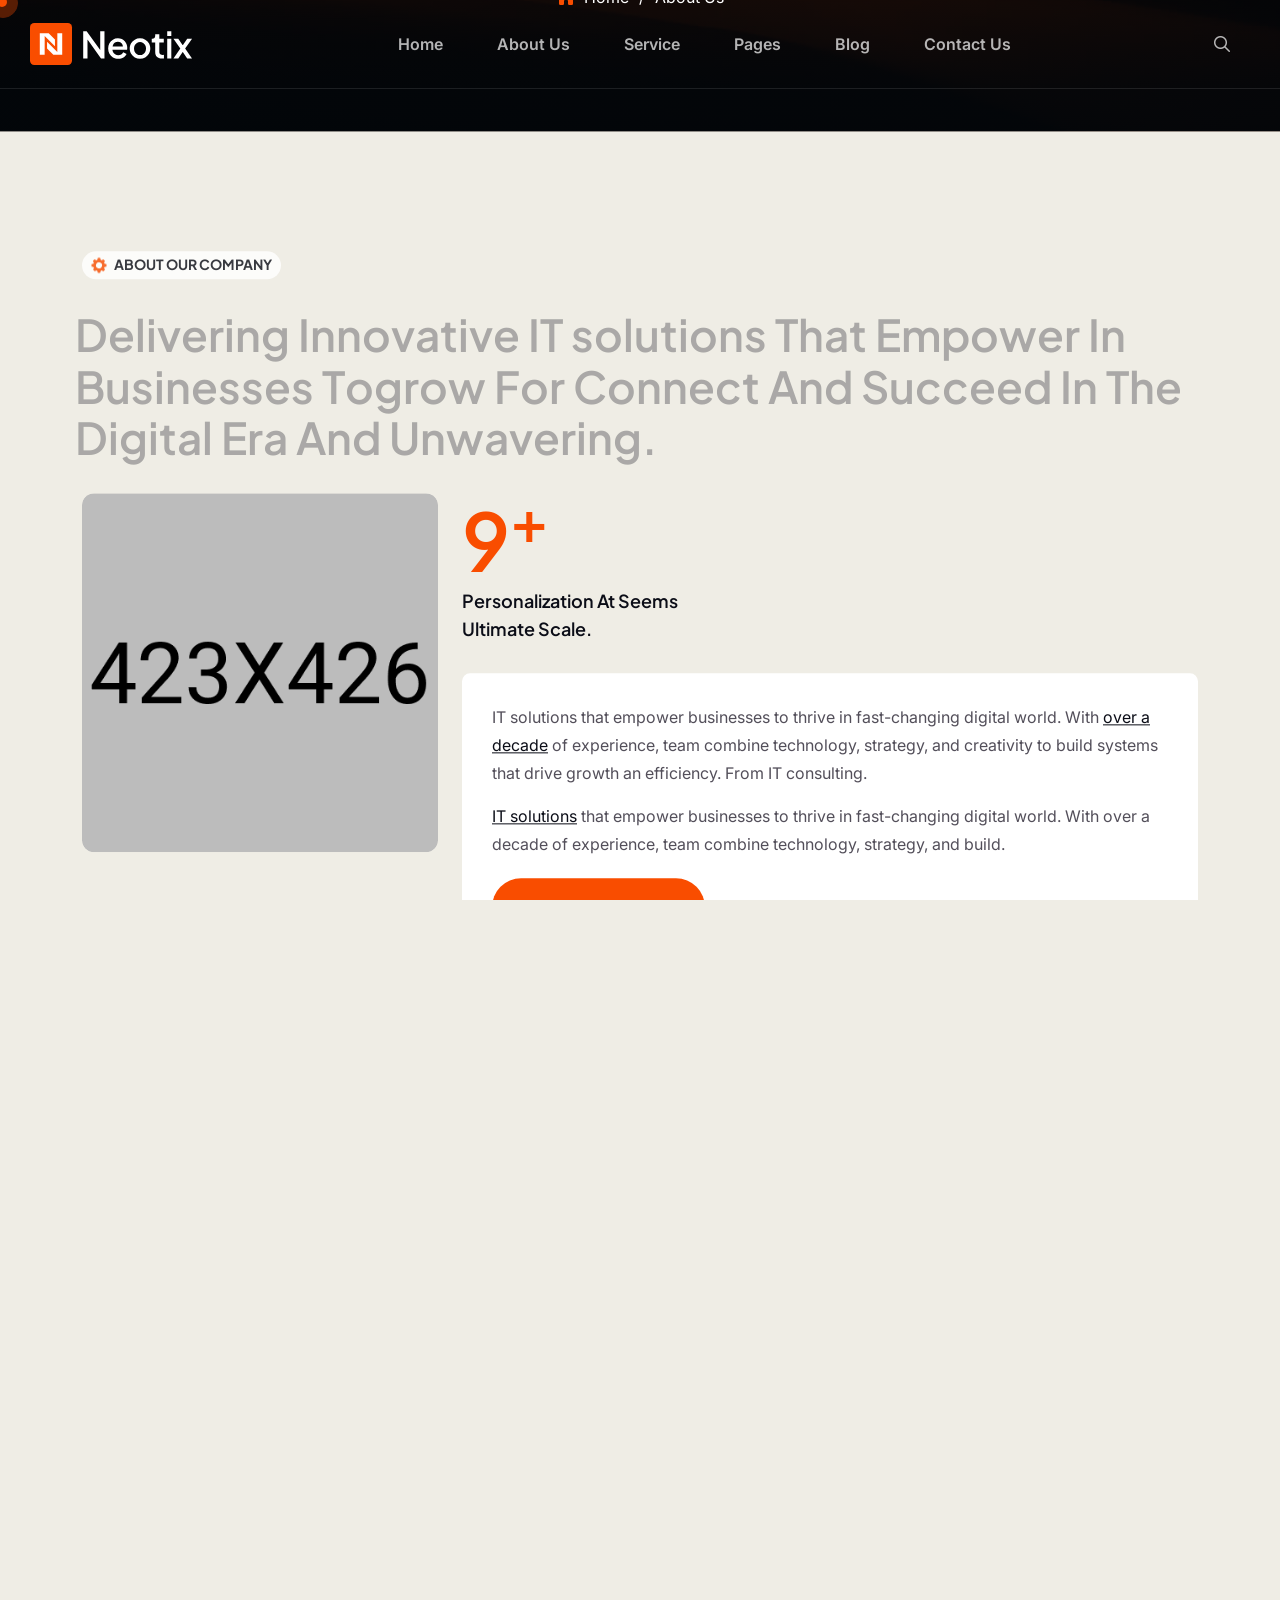
<file: buyer-file/neotix/about.html>
<!DOCTYPE html>
<html lang="en">
    <!--<< Header Area >>-->
    <head>
        <!-- ========== Meta Tags ========== -->
        <meta charset="UTF-8">
        <meta http-equiv="X-UA-Compatible" content="IE=edge">
        <meta name="viewport" content="width=device-width, initial-scale=1">
        <meta name="author" content="Gramentheme">
        <meta name="description" content="Brevon - Multipurpose Business HTML Template">
        <!-- ======== Page title ============ -->
        <title>Neotix - IT Service & Solution HTML Template</title>
        <!--<< Favcion >>-->
        <link rel="shortcut icon" href="assets/img/favicon.svg">
        <!--<< Bootstrap min.css >>-->
        <link rel="stylesheet" href="assets/css/bootstrap.min.css">
        <!--<< All Min Css >>-->
        <link rel="stylesheet" href="assets/css/all.min.css">
        <!--<< Animate.css >>-->
        <link rel="stylesheet" href="assets/css/animate.css">
        <!--<< Magnific Popup.css >>-->
        <link rel="stylesheet" href="assets/css/magnific-popup.css">
        <!--<< MeanMenu.css >>-->
        <link rel="stylesheet" href="assets/css/meanmenu.css">
        <!--<< Swiper Bundle.css >>-->
        <link rel="stylesheet" href="assets/css/swiper-bundle.min.css">
        <!--<< Nice Select.css >>-->
        <link rel="stylesheet" href="assets/css/nice-select.css">
        <!--<< Main.css >>-->
        <link rel="stylesheet" href="assets/css/main.css">
    </head>
    <body>

       <!-- Preloader Start -->
        <div id="preloader" class="preloader">
            <div class="animation-preloader">
                <div class="spinner">                
                </div>
                <div class="txt-loading">
                    <span data-text-preloader="N" class="letters-loading">
                        N
                    </span>
                    <span data-text-preloader="E" class="letters-loading">
                        E
                    </span>
                    <span data-text-preloader="O" class="letters-loading">
                        O
                    </span>
                    <span data-text-preloader="T" class="letters-loading">
                        T
                    </span>
                    <span data-text-preloader="I" class="letters-loading">
                        I
                    </span>
                    <span data-text-preloader="X" class="letters-loading">
                        X
                    </span>
                </div>
                <p class="text-center">Loading</p>
            </div>
            <div class="loader">
                <div class="row">
                    <div class="col-3 loader-section section-left">
                        <div class="bg"></div>
                    </div>
                    <div class="col-3 loader-section section-left">
                        <div class="bg"></div>
                    </div>
                    <div class="col-3 loader-section section-right">
                        <div class="bg"></div>
                    </div>
                    <div class="col-3 loader-section section-right">
                        <div class="bg"></div>
                    </div>
                </div>
            </div>
        </div>

        <!-- Back To Top Start -->
        <button id="back-top" class="back-to-top">
            <i class="fa-regular fa-arrow-up"></i>
        </button>

        <!-- GT MouseCursor Start -->
        <div class="mouseCursor cursor-outer"></div>
        <div class="mouseCursor cursor-inner"></div>

       

        <!-- Header-Top Section Start -->
        <div class="header-top-section">
            <div class="container-fluid">
                <div class="header-top-wrapper">
                    <div class="header-left">
                         <ul class="list">
                            <li>
                                <i class="fa-solid fa-location-dot"></i>
                                Riverside Park EU-1001
                            </li>
                            <li>।</li>
                            <li>
                                <i class="fa-regular fa-envelope"></i>
                                <a href="mailto:hello@neotix.com">hello@neotix.com</a>
                            </li>
                        </ul>
                    </div>
                    <div class="header-right">
                        <span><i class="fa-regular fa-clock"></i> Mon–Fri 09:00 AM – 06:00 PM</span>
                            <div class="social-icon">
                            <a href="#"><i class="fa-brands fa-facebook-f"></i></a>
                            <a href="#"><i class="fa-brands fa-twitter"></i></a>
                            <a href="#"><i class="fa-brands fa-linkedin"></i></a>
                            <a href="#"><i class="fa-brands fa-instagram"></i></a>
                        </div>
                    </div>
                </div>
            </div>
        </div>

         <!-- Offcanvas Area Start -->
        <div class="fix-area">
            <div class="offcanvas__info">
                <div class="offcanvas__wrapper">
                    <div class="offcanvas__content">
                        <div class="offcanvas__top mb-5 d-flex justify-content-between align-items-center">
                            <div class="offcanvas__logo">
                                <a href="index.html">
                                    <img src="assets/img/logo/black-logo.svg" alt="logo-img">
                                </a>
                            </div>
                            <div class="offcanvas__close">
                                <button>
                                <i class="fas fa-times"></i>
                                </button>
                            </div>
                        </div>
                        <p class="text d-none d-xl-block">
                            Nullam dignissim, ante scelerisque the  is euismod fermentum odio sem semper the is erat, a feugiat leo urna eget eros. Duis Aenean a imperdiet risus.
                        </p>
                        <div class="mobile-menu fix mb-3"></div>
                        <div class="offcanvas__contact d-xl-block">
                            <h4 class="d-xl-block">Contact Info</h4>
                            <ul class="d-xl-block">
                                <li class="d-flex align-items-center">
                                    <div class="offcanvas__contact-icon">
                                        <i class="fal fa-map-marker-alt"></i>
                                    </div>
                                    <div class="offcanvas__contact-text">
                                        <a target="_blank" href="#">Main Street, Melbourne, Australia</a>
                                    </div>
                                </li>
                                <li class="d-flex align-items-center">
                                    <div class="offcanvas__contact-icon mr-15">
                                        <i class="fal fa-envelope"></i>
                                    </div>
                                    <div class="offcanvas__contact-text">
                                        <a href="mailto:info@example.com"><span class="mailto:info@example.com">info@example.com</span></a>
                                    </div>
                                </li>
                                <li class="d-flex align-items-center">
                                    <div class="offcanvas__contact-icon mr-15">
                                        <i class="fal fa-clock"></i>
                                    </div>
                                    <div class="offcanvas__contact-text">
                                        <a target="_blank" href="#">Mod-friday, 09am -05pm</a>
                                    </div>
                                </li>
                                <li class="d-flex align-items-center">
                                    <div class="offcanvas__contact-icon mr-15">
                                        <i class="far fa-phone"></i>
                                    </div>
                                    <div class="offcanvas__contact-text">
                                        <a href="tel:+11002345909">+11002345909</a>
                                    </div>
                                </li>
                            </ul>
                            <div class="social-icon d-flex align-items-center">
                                <a href="#"><i class="fab fa-facebook-f"></i></a>
                                <a href="#"><i class="fab fa-twitter"></i></a>
                                <a href="#"><i class="fab fa-youtube"></i></a>
                                <a href="#"><i class="fab fa-linkedin-in"></i></a>
                            </div>
                        </div>
                    </div>
                </div>
            </div>
        </div>
        <div class="offcanvas__overlay"></div>
       
        <!-- Header Section Start -->
        <header id="header-sticky" class="header-1">
            <div class="container-fluid">
                <div class="mega-menu-wrapper">
                    <div class="header-main">
                        <div class="header-left">
                            <div class="logo">
                            <a href="index.html" class="header-logo">
                                <img src="assets/img/logo/white-logo.svg" alt="logo-img">
                            </a>
                            <a href="index.html" class="header-logo-2">
                                <img src="assets/img/logo/black-logo.svg" alt="logo-img">
                            </a>
                        </div>
                        </div>
                        <div class="mean__menu-wrapper">
                                <div class="main-menu">
                                    <nav id="mobile-menu">
                                        <ul>
                                            <li class="has-dropdown active menu-thumb">
                                                <a href="index.html">
                                                    Home 
                                                </a>
                                                <ul class="submenu has-homemenu">
                                                    <li>
                                                        <div class="homemenu-items">
                                                            <div class="homemenu">
                                                                <div class="homemenu-thumb">
                                                                    <img src="assets/img/header/home-1.jpg" alt="img">
                                                                    <div class="demo-button">
                                                                         <a href="index.html" class="theme-btn">
                                                                            Multi Page 
                                                                        </a>
                                                                    </div>
                                                                </div>
                                                                <div class="homemenu-content text-center">
                                                                        <h4 class="homemenu-title">
                                                                      IT Solution
                                                                    </h4>
                                                                </div>
                                                            </div>
                                                            <div class="homemenu">
                                                                <div class="homemenu-thumb mb-15">
                                                                    <img src="assets/img/header/home-2.jpg" alt="img">
                                                                    <div class="demo-button">
                                                                        <a href="index-2.html" class="theme-btn">
                                                                            Multi Page 
                                                                        </a>
                                                                    </div>
                                                                </div>
                                                                <div class="homemenu-content text-center">
                                                                        <h4 class="homemenu-title">
                                                                       IT Consulting
                                                                    </h4>
                                                                </div>
                                                            </div>
                                                            <div class="homemenu">
                                                                <div class="homemenu-thumb mb-15">
                                                                    <img src="assets/img/header/home-3.jpg" alt="img">
                                                                    <div class="demo-button">
                                                                        <a href="index-3.html" class="theme-btn">
                                                                            Multi Page 
                                                                        </a>
                                                                    </div>
                                                                </div>
                                                                <div class="homemenu-content text-center">
                                                                    <h4 class="homemenu-title">
                                                                       Cyber Security
                                                                    </h4>
                                                                </div>
                                                            </div>
                                                            <div class="homemenu">
                                                                <div class="homemenu-thumb mb-15">
                                                                    <img src="assets/img/header/home-4.jpg" alt="img">
                                                                    <div class="demo-button">
                                                                        <a href="index-4.html" class="theme-btn">
                                                                            Multi Page 
                                                                        </a>
                                                                    </div>
                                                                </div>
                                                                <div class="homemenu-content text-center">
                                                                    <h4 class="homemenu-title">
                                                                       Ai
                                                                    </h4>
                                                                </div>
                                                            </div>
                                                        </div>
                                                    </li>
                                                </ul>
                                            </li>
                                            <li class="has-dropdown active d-xl-none">
                                                <a href="index.html" class="border-none">
                                                Home
                                                </a>
                                                <ul class="submenu">
                                                    <li><a href="index.html">Home 01</a></li>
                                                    <li><a href="index-2.html">Home 02</a></li>
                                                    <li><a href="index-3.html">Home 03</a></li>
                                                    <li><a href="index-4.html">Home 04</a></li>
                                                </ul>
                                            </li>
                                             <li>
                                                <a href="about.html">About Us</a>
                                                </li>
                                                    <li class="has-dropdown">
                                                    <a href="service-details.html">
                                                        Service
                                                    </a>
                                                    <ul class="submenu">
                                                        <li><a href="service.html"> Our Service</a></li>
                                                        <li><a href="service-details.html">Service Details</a></li>
                                                    </ul>
                                                </li>
                                             <li class="has-dropdown">
                                                <a href="news-details.html">
                                                    Pages
                                                </a>
                                                <ul class="submenu">
                                                    
<li>
                                                        <a href="project-details.html">
                                                            Portfolio
                                                            <i class="fas fa-angle-right"></i>
                                                        </a>
                                                        <ul class="submenu">
                                                            <li><a href="project.html">Our Portfolio</a></li>
                                                            <li>
                                                                <a href="project-details.html">Portfolio Details</a>
                                                            </li>
                                                        </ul>
                                                    </li>
                                                    <li class="has-dropdown">
                                                        <a href="team-details.html">
                                                            Team
                                                            <i class="fas fa-angle-right"></i>
                                                        </a>
                                                        <ul class="submenu">
                                                            <li><a href="team.html">Our Team</a></li>
                                                            <li><a href="team-details.html">Team Details</a></li>
                                                        </ul>
                                                    </li>
                                                    <li><a href="pricing.html">Our Pricing</a></li>
                                                    <li><a href="faq.html">Our Faq</a></li>
                                                    <li><a href="404.html">404 Page</a></li>
                                                </ul>
                                            </li>
                                           <li>
                                                <a href="news-details.html">
                                                    Blog
                                                </a>
                                                <ul class="submenu">
                                                    <li><a href="news-grid.html">Blog Grid</a></li>
                                                    <li><a href="news.html">Blog Standard</a></li>
                                                    <li><a href="news-details.html">Blog Details</a></li>
                                                </ul>
                                            </li>
                                            <li>
                                                <a href="contact.html">Contact Us</a>
                                            </li>
                                        </ul>
                                    </nav>
                                </div>
                            </div> 
                          <div class="header-right d-flex justify-content-end align-items-center">
                            <div class="menu_search">
                                <button class="search_btn"><i class="far fa-search"></i></button>
                            </div>
                            <div class="header-btn">
                                <h6>
                                    <i class="fa-regular fa-phone-volume"></i>
                                    <a href="tel:+5284567592">+(528) 456-7592</a>
                                </h6>
                                <div class="header-button">
                                <a href="contact.html" class="theme-btn">
                                   Get In Touch <i class="fa-solid fa-arrow-up-right"></i>
                                </a>
                            </div>
                            <div class="header__hamburger d-xl-none my-auto">
                                <div class="sidebar__toggle">
                                    <i class="fas fa-bars"></i>
                                </div>
                              </div>
                            </div>
                        </div>
                    </div>
                </div>
            </div>
        </header>

        <!-- start: Search Popup -->
        <div class="search_popup">
            <div class="container">
            <div class="row">
                <div class="col-xxl-12">
                <div class="search_wrapper">
                    <div class="search_top d-flex align-items-center">
                    <div class="search_logo">
                        <a href="index.html">
                        <img src="assets/img/logo/white-logo.svg" alt="img">
                        </a>
                    </div>
                    <div class="search_close">
                        <button type="button" class="search_close_btn">
                        <i class="fa-thin fa-times"></i>
                        </button>
                    </div>
                    </div>
                    <div class="search_form">
                    <form action="#">
                        <div class="search_input">
                        <input class="search-input-field" type="text" placeholder="Type here to search...">
                        <span class="search-focus-border"></span>
                        <button type="submit">
                            <svg width="20" height="20" viewBox="0 0 20 20" fill="none" xmlns="http://www.w3.org/2000/svg">
                            <path
                                d="M9.55 18.1C14.272 18.1 18.1 14.272 18.1 9.55C18.1 4.82797 14.272 1 9.55 1C4.82797 1 1 4.82797 1 9.55C1 14.272 4.82797 18.1 9.55 18.1Z"
                                stroke="currentColor" stroke-width="1.5" stroke-linecap="round" stroke-linejoin="round" />
                            <path d="M19.0002 19.0002L17.2002 17.2002" stroke="currentColor" stroke-width="1.5"
                                stroke-linecap="round" stroke-linejoin="round" />
                            </svg>
                        </button>
                        </div>
                    </form>
                    </div>
                </div>
                </div>
            </div>
            </div>
        </div>
        <div class="search-popup-overlay"></div>

        
        <div id="smooth-wrapper">
            <div id="smooth-content">

                <!-- Breadcrumb Section Start -->
                <div class="breadcrumb-wrapper bg-cover" style="background-image: url('assets/img/breadcrumb.jpg');">
                    <div class="container">
                        <div class="page-heading">
                            <div class="breadcrumb-sub-title">
                                <h1 class="text-white wow fadeInUp" data-wow-delay=".3s">About us</h1>
                            </div>
                            <ul class="breadcrumb-items wow fadeInUp" data-wow-delay=".5s">
                                <li>
                                    <a href="index.html">
                                        <i class="fa-solid fa-house"></i> Home
                                    </a>
                                </li>
                                <li>
                                    /
                                </li>
                                <li>
                                    About us
                                </li>
                            </ul>
                        </div>
                    </div>
                </div>
                
               <!-- About Section Start -->
                <section class="about-section section-padding fix">
                    <div class="container">
                        <div class="section-title">
                            <span class="sub-title mb-0">
                                <img src="assets/img/home-1/hero/setting.png" alt="img">
                               About Our Company
                            </span>
                            <h2 class="tx-title sec_title  tz-itm-title tz-itm-anim">
                                Delivering Innovative IT solutions That <br> Empower In Businesses Togrow For <br> Connect And Succeed In The Digital <br> Era And Unwavering.
                            </h2>
                        </div>
                        <div class="about-wrapper">
                            <div class="row g-4">
                            <div class="col-lg-4">
                                    <div class="about-image">
                                    <img src="assets/img/home-1/about.jpg" alt="img" class="reveal">
                                </div>
                            </div>
                            <div class="col-lg-8">
                                <div class="about-content">
                                        <div class="about-item">
                                            <div class="count-item">
                                                <h2><span class="count">30</span><sup>+</sup></h2>
                                                <h5>
                                                    Personalization at seems <br> ultimate scale.
                                                </h5>
                                            </div>
                                            <div class="content-box text-anims">
                                                <p>
                                                    IT solutions that empower businesses to thrive in fast-changing digital world. With <span>over a decade</span> of experience,  team combine technology, strategy, and creativity to build systems that drive growth an efficiency. From IT consulting.
                                                </p>
                                                <p>
                                                    <span>IT solutions</span> that empower businesses to thrive in fast-changing digital world. With over a decade of experience,  team combine technology, strategy, and build.
                                                </p>
                                                <a href="about.html" class="theme-btn">
                                                   Know more us <i class="fa-solid fa-arrow-up-right"></i>
                                                </a>
                                            </div>
                                        </div>
                                    </div>
                                </div>
                            </div>
                        </div>
                    </div>
                </section>

                <!-- Team Section Start -->
                <section class="team-section section-padding fix bg-cover" style="background-image: url(assets/img/home-1/team/bg.jpg);">
                    <div class="container">
                        <div class="team-wrapper">
                            <div class="row g-4">
                                <div class="col-xl-3 col-lg-6 col-md-6">
                                    <div class="team-left-content">
                                        <div class="section-title mb-0">
                                            <span class="sub-title style-2 text-white wow fadeInUp">
                                                <img src="assets/img/home-1/hero/setting.png" alt="img">
                                                 OUR EXPERT TEAM
                                            </span>
                                            <h2 class="text-white text-anim">
                                               Meet Expert <br>
                                                Team.
                                            </h2>
                                        </div>
                                        <p class="text">
                                            Businesses to thrive in changing digital world. With over a decade.
                                        </p>
                                        <a href="team-details.html" class="theme-btn">
                                            More members <i class="fa-solid fa-arrow-up-right"></i>
                                        </a>
                                    </div>
                                </div>
                                <div class="col-xl-3 col-lg-6 col-md-6 tp_fade_anim" data-delay=".3" data-fade-from="left">
                                    <div class="team-card-item">
                                        <div class="team-image">
                                            <img src="assets/img/home-1/team/01.jpg" alt="img">
                                            <div class="social-icon">
                                                <a href="#"><i class="fa-brands fa-facebook-f"></i></a>
                                                <a href="#"><i class="fa-brands fa-linkedin-in"></i></a>
                                                <a href="#"><i class="fa-brands fa-twitter"></i></a>
                                                <a href="#"><i class="fa-brands fa-youtube"></i></a>
                                            </div>
                                        </div>
                                        <div class="team-content">
                                            <h3>
                                                <a href="team-details.html">Ronald Richards</a>
                                            </h3>
                                            <p>Brand Manager</p>
                                        </div>
                                    </div>
                                </div>
                                <div class="col-xl-3 col-lg-6 col-md-6 tp_fade_anim" data-delay=".5" data-fade-from="left">
                                    <div class="team-card-item">
                                        <div class="team-image">
                                            <img src="assets/img/home-1/team/02.jpg" alt="img">
                                            <div class="social-icon">
                                                <a href="#"><i class="fa-brands fa-facebook-f"></i></a>
                                                <a href="#"><i class="fa-brands fa-linkedin-in"></i></a>
                                                <a href="#"><i class="fa-brands fa-twitter"></i></a>
                                                <a href="#"><i class="fa-brands fa-youtube"></i></a>
                                            </div>
                                        </div>
                                        <div class="team-content">
                                            <h3>
                                                <a href="team-details.html">Esther Howard</a>
                                            </h3>
                                            <p>Co. founder</p>
                                        </div>
                                    </div>
                                </div>
                                <div class="col-xl-3 col-lg-6 col-md-6 tp_fade_anim" data-delay=".7" data-fade-from="left">
                                    <div class="team-card-item">
                                        <div class="team-image">
                                            <img src="assets/img/home-1/team/03.jpg" alt="img">
                                            <div class="social-icon">
                                                <a href="#"><i class="fa-brands fa-facebook-f"></i></a>
                                                <a href="#"><i class="fa-brands fa-linkedin-in"></i></a>
                                                <a href="#"><i class="fa-brands fa-twitter"></i></a>
                                                <a href="#"><i class="fa-brands fa-youtube"></i></a>
                                            </div>
                                        </div>
                                        <div class="team-content">
                                            <h3>
                                                <a href="team-details.html">Theresa Webb</a>
                                            </h3>
                                            <p>ui-ux designer</p>
                                        </div>
                                    </div>
                                </div>
                            </div>
                        </div>
                    </div>
                </section>

                <!-- Testimonial Section Start -->
                <section class="testimonial-section section-padding fix pb-0">
                    <div class="array-button">
                        <button class="array-prev"><i class="fa-solid fa-chevron-left"></i></button>
                        <button class="array-next"><i class="fa-solid fa-chevron-right"></i></button>
                    </div>
                    <div class="container">
                        <div class="section-title text-center">
                            <span class="sub-title wow fadeInUp">
                                <img src="assets/img/home-1/hero/setting.png" alt="img">
                                 CLIENT TESTIMONIALS
                            </span>
                            <h2 class="text-anim">
                                Client Experiences Inspire <br>
                                Business Trust.
                            </h2>
                        </div>
                        <div class="swiper testimonial-slider">
                            <div class="swiper-wrapper">
                                <div class="swiper-slide">
                                    <div class="testimonial-box-item">
                                        <div class="star">
                                            <i class="fa-solid fa-star"></i>
                                            <i class="fa-solid fa-star"></i>
                                            <i class="fa-solid fa-star"></i>
                                            <i class="fa-solid fa-star"></i>
                                            <i class="fa-solid fa-star"></i>
                                        </div>
                                        <p>
                                            “Businesses to thrive in changing digital world. With over a decade systems that drive growth an efficiency. From IT consulting. Businesses to thrive in changing digital world. With over a decade systems that drive.”
                                        </p>
                                        <div class="client-info-item">
                                            <div class="info-item">
                                                <img src="assets/img/home-1/client-1.jpg" alt="img">
                                                <div class="content">
                                                    <h4>Dianne Russell</h4>
                                                    <span>Brand Manager</span>
                                                </div>
                                            </div>
                                            <div class="logo-image">
                                                <img src="assets/img/home-1/brand/brand-3.png" alt="img">
                                            </div>
                                        </div>
                                    </div>
                                </div>
                                <div class="swiper-slide">
                                    <div class="testimonial-box-item">
                                        <div class="star">
                                            <i class="fa-solid fa-star"></i>
                                            <i class="fa-solid fa-star"></i>
                                            <i class="fa-solid fa-star"></i>
                                            <i class="fa-solid fa-star"></i>
                                            <i class="fa-solid fa-star"></i>
                                        </div>
                                        <p>
                                            “Businesses to thrive in changing digital world. With over a decade systems that drive growth an efficiency. From IT consulting. Businesses to thrive in changing digital world. With over a decade systems that drive.”
                                        </p>
                                        <div class="client-info-item">
                                            <div class="info-item">
                                                <img src="assets/img/home-1/client.jpg" alt="img">
                                                <div class="content">
                                                    <h4>Darlene Robertson</h4>
                                                    <span>Brand Manager</span>
                                                </div>
                                            </div>
                                            <div class="logo-image">
                                                <img src="assets/img/home-1/brand/brand-5.png" alt="img">
                                            </div>
                                        </div>
                                    </div>
                                </div>
                                <div class="swiper-slide">
                                    <div class="testimonial-box-item">
                                        <div class="star">
                                            <i class="fa-solid fa-star"></i>
                                            <i class="fa-solid fa-star"></i>
                                            <i class="fa-solid fa-star"></i>
                                            <i class="fa-solid fa-star"></i>
                                            <i class="fa-solid fa-star"></i>
                                        </div>
                                        <p>
                                            “Businesses to thrive in changing digital world. With over a decade systems that drive growth an efficiency. From IT consulting. Businesses to thrive in changing digital world. With over a decade systems that drive.”
                                        </p>
                                        <div class="client-info-item">
                                            <div class="info-item">
                                                <img src="assets/img/home-1/client-1.jpg" alt="img">
                                                <div class="content">
                                                    <h4>Dianne Russell</h4>
                                                    <span>Brand Manager</span>
                                                </div>
                                            </div>
                                            <div class="logo-image">
                                                <img src="assets/img/home-1/brand/brand-3.png" alt="img">
                                            </div>
                                        </div>
                                    </div>
                                </div>
                                <div class="swiper-slide">
                                    <div class="testimonial-box-item">
                                        <div class="star">
                                            <i class="fa-solid fa-star"></i>
                                            <i class="fa-solid fa-star"></i>
                                            <i class="fa-solid fa-star"></i>
                                            <i class="fa-solid fa-star"></i>
                                            <i class="fa-solid fa-star"></i>
                                        </div>
                                        <p>
                                            “Businesses to thrive in changing digital world. With over a decade systems that drive growth an efficiency. From IT consulting. Businesses to thrive in changing digital world. With over a decade systems that drive.”
                                        </p>
                                        <div class="client-info-item">
                                            <div class="info-item">
                                                <img src="assets/img/home-1/client.jpg" alt="img">
                                                <div class="content">
                                                    <h4>Darlene Robertson</h4>
                                                    <span>Brand Manager</span>
                                                </div>
                                            </div>
                                            <div class="logo-image">
                                                <img src="assets/img/home-1/brand/brand-5.png" alt="img">
                                            </div>
                                        </div>
                                    </div>
                                </div>
                            </div>
                        </div>
                         <div class="swiper-dot">
                            <div class="dot"></div>
                        </div>
                    </div>
                </section>

                <!-- Faq Section Start -->
                <section class="faq-section fix section-padding pb-0">
                    <div class="container">
                        <div class="section-title text-center">
                            <span class="sub-title wow fadeInUp">
                                <img src="assets/img/home-1/hero/setting.png" alt="img">
                                Frequently Asked Questions
                            </span>
                            <h2 class="text-anim">
                               Our Stream Process <br>
                                For Success.
                            </h2>
                        </div>
                        <div class="row justify-content-center">
                            <div class="col-xl-10">
                                <div class="faq-items">
                                    <div class="accordion" id="accordionExample">
                                        <div class="accordion-item wow fadeInUp" data-wow-delay=".3s">
                                            <h2 class="accordion-header" id="headingOne">
                                                <button class="accordion-button" type="button" data-bs-toggle="collapse"
                                                    data-bs-target="#collapseOne" aria-expanded="true" aria-controls="collapseOne">
                                                   1.  What services does an IT solutions company provide?
                                                </button>
                                            </h2>
                                            <div id="collapseOne" class="accordion-collapse collapse show"
                                                aria-labelledby="headingOne" data-bs-parent="#accordionExample" role="region">
                                                <div class="accordion-body">
                                                    <p>
                                                       IT solution companies offer services like software development, website design, cloud solutions, cybersecurity, IT consulting, network setup, server management, and ongoing technical support. IT solution companies offer services like software development, website design, cloud solutions, cybersecurity, IT consulting, network setup, server management, and ongoing technical support.
                                                    </p>
                                                </div>
                                            </div>
                                        </div>
                                        <div class="accordion-item wow fadeInUp" data-wow-delay=".5s">
                                            <h2 class="accordion-header" id="headingTwo">
                                                <button class="accordion-button collapsed" type="button" data-bs-toggle="collapse"
                                                    data-bs-target="#collapseTwo" aria-expanded="false" aria-controls="collapseTwo">
                                                    2. Why does my business need IT support?
                                                </button>
                                            </h2>
                                            <div id="collapseTwo" class="accordion-collapse collapse" aria-labelledby="headingTwo"
                                                data-bs-parent="#accordionExample" role="region">
                                                <div class="accordion-body">
                                                    <p>
                                                     IT solution companies offer services like software development, website design, cloud solutions, cybersecurity, IT consulting, network setup, server management, and ongoing technical support. IT solution companies offer services like software development, website design, cloud solutions, cybersecurity, IT consulting, network setup, server management, and ongoing technical support.
                                                    </p>
                                                </div>
                                            </div>
                                        </div>
                                        <div class="accordion-item wow fadeInUp" data-wow-delay=".7s">
                                            <h2 class="accordion-header" id="headingthree">
                                                <button class="accordion-button collapsed" type="button" data-bs-toggle="collapse"
                                                    data-bs-target="#collapsethree" aria-expanded="false"
                                                    aria-controls="collapsethree">
                                                    3. How can IT solutions improve my business productivity?
                                                </button>
                                            </h2>
                                            <div id="collapsethree" class="accordion-collapse collapse"
                                                aria-labelledby="headingthree" data-bs-parent="#accordionExample" role="region">
                                                <div class="accordion-body">
                                                    <p>
                                                         IT solution companies offer services like software development, website design, cloud solutions, cybersecurity, IT consulting, network setup, server management, and ongoing technical support. IT solution companies offer services like software development, website design, cloud solutions, cybersecurity, IT consulting, network setup, server management, and ongoing technical support.
                                                    </p>
                                                </div>
                                            </div>
                                        </div>
                                        <div class="accordion-item wow fadeInUp" data-wow-delay=".3s">
                                            <h2 class="accordion-header" id="headingfour">
                                                <button class="accordion-button collapsed" type="button" data-bs-toggle="collapse"
                                                    data-bs-target="#collapsefour" aria-expanded="false"
                                                    aria-controls="collapsefour">
                                                    4. What is cloud computing, and how can it help my business?
                                                </button>
                                            </h2>
                                            <div id="collapsefour" class="accordion-collapse collapse" aria-labelledby="headingfour"
                                                data-bs-parent="#accordionExample" role="region">
                                                <div class="accordion-body">
                                                    <p>
                                                   IT solution companies offer services like software development, website design, cloud solutions, cybersecurity, IT consulting, network setup, server management, and ongoing technical support. IT solution companies offer services like software development, website design, cloud solutions, cybersecurity, IT consulting, network setup, server management, and ongoing technical support.
                                                    </p>
                                                </div>
                                            </div>
                                        </div>
                                        <div class="accordion-item mb-0 wow fadeInUp" data-wow-delay=".3s">
                                            <h2 class="accordion-header" id="headingfive">
                                                <button class="accordion-button collapsed" type="button" data-bs-toggle="collapse"
                                                    data-bs-target="#collapsefive" aria-expanded="false"
                                                    aria-controls="collapsefive">
                                                    5. How do you protect my business from cyber threats?
                                                </button>
                                            </h2>
                                            <div id="collapsefive" class="accordion-collapse collapse" aria-labelledby="headingfive"
                                                data-bs-parent="#accordionExample" role="region">
                                                <div class="accordion-body">
                                                    <p>
                                                   IT solution companies offer services like software development, website design, cloud solutions, cybersecurity, IT consulting, network setup, server management, and ongoing technical support. IT solution companies offer services like software development, website design, cloud solutions, cybersecurity, IT consulting, network setup, server management, and ongoing technical support.
                                                    </p>
                                                </div>
                                            </div>
                                        </div>
                                    </div>
                                </div>
                            </div>
                        </div>
                    </div>
                </section>

                <!-- Brand Section Start -->
                <div class="brand-section section-padding fix mt-0 mb-0">
                    <div class="swiper brand-slider">
                        <div class="swiper-wrapper">
                            <div class="swiper-slide">
                                <div class="brand-box-1">
                                <span class="brand-img-1">
                                    <img src="assets/img/home-1/brand/brand-1.png" alt="img">
                                </span>
                                <span class="brand-img-1">
                                    <img src="assets/img/home-1/brand/brand-1.png" alt="img">
                                </span>
                                </div>
                            </div>
                             <div class="swiper-slide">
                                <div class="brand-box-1">
                                <span class="brand-img-1">
                                    <img src="assets/img/home-1/brand/brand-2.png" alt="img">
                                </span>
                                <span class="brand-img-1">
                                    <img src="assets/img/home-1/brand/brand-2.png" alt="img">
                                </span>
                                </div>
                            </div>
                             <div class="swiper-slide">
                                <div class="brand-box-1">
                                <span class="brand-img-1">
                                    <img src="assets/img/home-1/brand/brand-3.png" alt="img">
                                </span>
                                <span class="brand-img-1">
                                    <img src="assets/img/home-1/brand/brand-3.png" alt="img">
                                </span>
                                </div>
                            </div>
                             <div class="swiper-slide">
                                <div class="brand-box-1">
                                <span class="brand-img-1">
                                    <img src="assets/img/home-1/brand/brand-4.png" alt="img">
                                </span>
                                <span class="brand-img-1">
                                    <img src="assets/img/home-1/brand/brand-4.png" alt="img">
                                </span>
                                </div>
                            </div>
                             <div class="swiper-slide">
                                <div class="brand-box-1">
                                <span class="brand-img-1">
                                    <img src="assets/img/home-1/brand/brand-5.png" alt="img">
                                </span>
                                <span class="brand-img-1">
                                    <img src="assets/img/home-1/brand/brand-5.png" alt="img">
                                </span>
                                </div>
                            </div>
                             <div class="swiper-slide">
                                <div class="brand-box-1">
                                <span class="brand-img-1">
                                    <img src="assets/img/home-1/brand/brand-6.png" alt="img">
                                </span>
                                <span class="brand-img-1">
                                    <img src="assets/img/home-1/brand/brand-6.png" alt="img">
                                </span>
                                </div>
                            </div>
                        </div>
                    </div>
                </div>

                <!-- Footer Section Start -->
                <footer class="footer-section fix">
                    <div class="footer-area bg-cover" style="background-image: url(assets/img/home-1/footer-bg.jpg);">
                        <div class="container">
                        <div class="footer-widget-wrapper">
                            <div class="row justify-content-between">
                                <div class="col-xl-4 col-lg-5 col-md-6 wow fadeInUp" data-wow-delay=".2s">
                                    <div class="footer-widget-items">
                                        <div class="widget-head">
                                            <a href="index.html" class="footer-logo">
                                                <img src="assets/img/logo/white-logo.svg" alt="img">
                                            </a>
                                        </div>
                                        <div class="footer-content">
                                            <p>
                                                Businesses to thrive in changing digital world. With over a decade systems that drive growth an efficiency. From IT consulting.
                                            </p>
                                            <a href="contact.html" class="theme-btn">
                                                Get started now <i class="fa-solid fa-arrow-up-right"></i>
                                            </a>
                                        </div>
                                    </div>
                                </div>
                                <div class="col-xl-2 col-lg-3 col-md-6 wow fadeInUp" data-wow-delay=".4s">
                                    <div class="footer-widget-items">
                                        <div class="widget-head">
                                            <h3>Company</h3>
                                        </div>
                                        <ul class="list-area">
                                            <li>
                                                <a href="about.html">
                                                    About us
                                                </a>
                                            </li>
                                            <li>
                                                <a href="contact.html">
                                                    Work process
                                                </a>
                                            </li>
                                            <li>
                                                <a href="about.html">
                                                    About us
                                                </a>
                                            </li>
                                            <li>
                                                <a href="team.html">
                                                    Our team
                                                </a>
                                            </li>
                                            <li>
                                                <a href="contact.html">
                                                    Contact
                                                </a>
                                            </li>
                                            <li>
                                                <a href="contact.html">
                                                    Careers
                                                </a>
                                            </li>
                                            <li>
                                                <a href="news.html">
                                                    Blogs
                                                </a>
                                            </li>
                                        </ul>
                                    </div>
                                </div>
                                <div class="col-xl-3 ps-lg-5 col-lg-4 col-md-6 wow fadeInUp" data-wow-delay=".6s">
                                    <div class="footer-widget-items">
                                        <div class="widget-head">
                                            <h3>Recourse</h3>
                                        </div>
                                        <ul class="list-area">
                                            <li>
                                                <a href="service-details.html">
                                                    Future innovations
                                                </a>
                                            </li>
                                            <li>
                                                <a href="service-details.html">
                                                    Smart solutions
                                                </a>
                                            </li>
                                            <li>
                                                <a href="service-details.html">
                                                        IT consulting
                                                </a>
                                            </li>
                                            <li>
                                                <a href="service-details.html">
                                                    NextGen  IT 
                                                </a>
                                            </li>
                                            <li>
                                                <a href="service-details.html">
                                                    Cyber security
                                                </a>
                                            </li>
                                            <li>
                                                <a href="service-details.html">
                                                    Software solution
                                                </a>
                                            </li>
                                        </ul>
                                    </div>
                                </div>
                                <div class="col-xl-3 col-lg-6 col-md-6 wow fadeInUp" data-wow-delay=".8s">
                                    <div class="footer-widget-items">
                                        <div class="widget-head">
                                            <h3>Subscribe Newsletter</h3>
                                        </div>
                                        <div class="contact-item">
                                            <form action="#">
                                                <input type="text" placeholder="Email address">
                                            </form>
                                            <button type="submit" class="theme-btn w-100">
                                                    Subscribe now <i class="fa-solid fa-arrow-up-right"></i>
                                            </button>
                                            <div class="social-icon">
                                                <a href="#"><i class="fa-brands fa-facebook-f"></i></a>
                                                <a href="#"><i class="fa-brands fa-linkedin-in"></i></a>
                                                <a href="#"><i class="fa-brands fa-twitter"></i></a>
                                                <a href="#"><i class="fa-brands fa-youtube"></i></a>
                                            </div>
                                        </div>
                                    </div>
                                </div>
                            </div>
                        </div>
                        <div class="footer-bottom-wrapper">
                            <p class="wow fadeInUp" data-wow-delay=".3s">
                               Copyright <span>Neotix.</span> All rights reserved.
                            </p>
                            <ul class="footer-list wow fadeInUp" data-wow-delay=".7s">
                                <li>
                                    <a href="contact.html">Privacy policy</a>
                                </li>
                                <li>।</li>
                                <li>
                                    <a href="contact.html">Terms & conditions</a>
                                </li>
                            </ul>
                        </div>
                    </div>
                    </div>
                </footer>

            </div>
        </div>

       

        
        <!--<< All JS Plugins >>-->
        <script src="assets/js/jquery-3.7.1.min.js"></script>
        <!--<< Viewport Js >>-->
        <script src="assets/js/viewport.jquery.js"></script>
        <!--<< Bootstrap Js >>-->
        <script src="assets/js/bootstrap.bundle.min.js"></script>
        <!--<< Gsap Min Js >>-->
        <script src="assets/js/gsap.min.js"></script>
        <!--<< ScrollTrigger Min Js >>-->
        <script src="assets/js/ScrollTrigger.min.js"></script>
        <!--<< ScrollSmoother Min Js >>-->
        <script src="assets/js/ScrollSmoother.min.js"></script>
        <!--<< ScrollToPlugin Min Js >>-->
        <script src="assets/js/ScrollToPlugin.min.js"></script>
        <!--<< SplitText Min Js >>-->
        <script src="assets/js/SplitText.min.js"></script>
        <!--<< TextPlugin Min Js >>-->
        <script src="assets/js/TextPlugin.js"></script>
         <!--<< Chroma Min Js >>-->
        <script src="assets/js/chroma.min.js"></script>
        <!--<< nice-selec Js >>-->
        <script src="assets/js/jquery.nice-select.min.js"></script>
        <!--<< Waypoints Js >>-->
        <script src="assets/js/jquery.waypoints.js"></script>
        <!--<< Counterup Js >>-->
        <script src="assets/js/jquery.counterup.min.js"></script>
        <!--<< Swiper Slider Js >>-->
        <script src="assets/js/swiper-bundle.min.js"></script>
        <!--<< MeanMenu Js >>-->
        <script src="assets/js/jquery.meanmenu.min.js"></script>
        <!--<< Parallaxie Js >>-->
        <script src="assets/js/parallaxie.js"></script>
        <!--<< Magnific Popup Js >>-->
        <script src="assets/js/jquery.magnific-popup.min.js"></script>
        <!--<< Wow Animation Js >>-->
        <script src="assets/js/wow.min.js"></script>
        <!--<< Main.js >>-->
        <script src="assets/js/main.js"></script>
    </body>
</html>
</file>
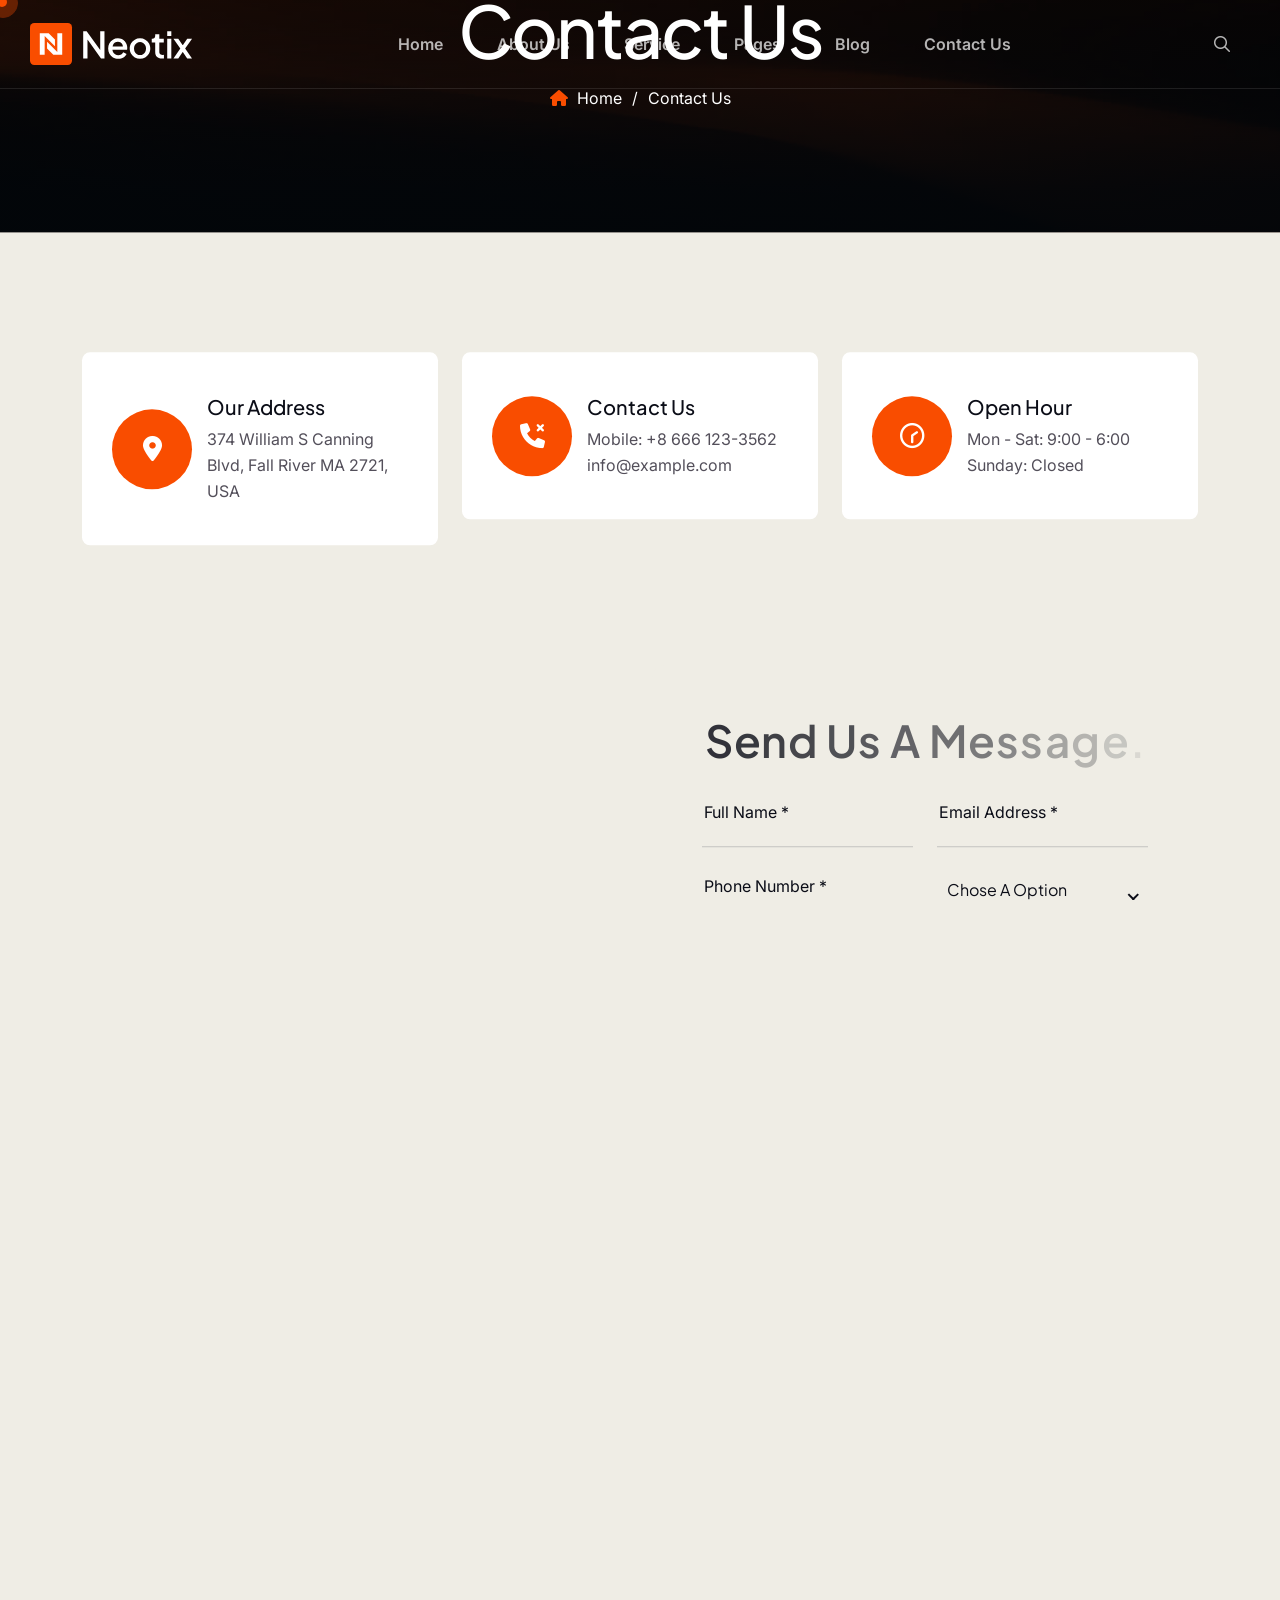
<file: buyer-file/neotix/contact.html>
<!DOCTYPE html>
<html lang="en">
    <!--<< Header Area >>-->
    <head>
        <!-- ========== Meta Tags ========== -->
        <meta charset="UTF-8">
        <meta http-equiv="X-UA-Compatible" content="IE=edge">
        <meta name="viewport" content="width=device-width, initial-scale=1">
        <meta name="author" content="Gramentheme">
        <meta name="description" content="Brevon - Multipurpose Business HTML Template">
        <!-- ======== Page title ============ -->
        <title>Neotix - IT Service & Solution HTML Template</title>
        <!--<< Favcion >>-->
        <link rel="shortcut icon" href="assets/img/favicon.svg">
        <!--<< Bootstrap min.css >>-->
        <link rel="stylesheet" href="assets/css/bootstrap.min.css">
        <!--<< All Min Css >>-->
        <link rel="stylesheet" href="assets/css/all.min.css">
        <!--<< Animate.css >>-->
        <link rel="stylesheet" href="assets/css/animate.css">
        <!--<< Magnific Popup.css >>-->
        <link rel="stylesheet" href="assets/css/magnific-popup.css">
        <!--<< MeanMenu.css >>-->
        <link rel="stylesheet" href="assets/css/meanmenu.css">
        <!--<< Swiper Bundle.css >>-->
        <link rel="stylesheet" href="assets/css/swiper-bundle.min.css">
        <!--<< Nice Select.css >>-->
        <link rel="stylesheet" href="assets/css/nice-select.css">
        <!--<< Main.css >>-->
        <link rel="stylesheet" href="assets/css/main.css">
    </head>
    <body>

        <!-- Preloader Start -->
        <div id="preloader" class="preloader">
            <div class="animation-preloader">
                <div class="spinner">                
                </div>
                <div class="txt-loading">
                    <span data-text-preloader="N" class="letters-loading">
                        N
                    </span>
                    <span data-text-preloader="E" class="letters-loading">
                        E
                    </span>
                    <span data-text-preloader="O" class="letters-loading">
                        O
                    </span>
                    <span data-text-preloader="T" class="letters-loading">
                        T
                    </span>
                    <span data-text-preloader="I" class="letters-loading">
                        I
                    </span>
                    <span data-text-preloader="X" class="letters-loading">
                        X
                    </span>
                </div>
                <p class="text-center">Loading</p>
            </div>
            <div class="loader">
                <div class="row">
                    <div class="col-3 loader-section section-left">
                        <div class="bg"></div>
                    </div>
                    <div class="col-3 loader-section section-left">
                        <div class="bg"></div>
                    </div>
                    <div class="col-3 loader-section section-right">
                        <div class="bg"></div>
                    </div>
                    <div class="col-3 loader-section section-right">
                        <div class="bg"></div>
                    </div>
                </div>
            </div>
        </div>

        <!-- Back To Top Start -->
        <button id="back-top" class="back-to-top">
            <i class="fa-regular fa-arrow-up"></i>
        </button>

        <!-- GT MouseCursor Start -->
        <div class="mouseCursor cursor-outer"></div>
        <div class="mouseCursor cursor-inner"></div>

       

        <!-- Header-Top Section Start -->
        <div class="header-top-section">
            <div class="container-fluid">
                <div class="header-top-wrapper">
                    <div class="header-left">
                         <ul class="list">
                            <li>
                                <i class="fa-solid fa-location-dot"></i>
                                Riverside Park EU-1001
                            </li>
                            <li>।</li>
                            <li>
                                <i class="fa-regular fa-envelope"></i>
                                <a href="mailto:hello@neotix.com">hello@neotix.com</a>
                            </li>
                        </ul>
                    </div>
                    <div class="header-right">
                        <span><i class="fa-regular fa-clock"></i> Mon–Fri 09:00 AM – 06:00 PM</span>
                            <div class="social-icon">
                            <a href="#"><i class="fa-brands fa-facebook-f"></i></a>
                            <a href="#"><i class="fa-brands fa-twitter"></i></a>
                            <a href="#"><i class="fa-brands fa-linkedin"></i></a>
                            <a href="#"><i class="fa-brands fa-instagram"></i></a>
                        </div>
                    </div>
                </div>
            </div>
        </div>

         <!-- Offcanvas Area Start -->
        <div class="fix-area">
            <div class="offcanvas__info">
                <div class="offcanvas__wrapper">
                    <div class="offcanvas__content">
                        <div class="offcanvas__top mb-5 d-flex justify-content-between align-items-center">
                            <div class="offcanvas__logo">
                                <a href="index.html">
                                    <img src="assets/img/logo/black-logo.svg" alt="logo-img">
                                </a>
                            </div>
                            <div class="offcanvas__close">
                                <button>
                                <i class="fas fa-times"></i>
                                </button>
                            </div>
                        </div>
                        <p class="text d-none d-xl-block">
                            Nullam dignissim, ante scelerisque the  is euismod fermentum odio sem semper the is erat, a feugiat leo urna eget eros. Duis Aenean a imperdiet risus.
                        </p>
                        <div class="mobile-menu fix mb-3"></div>
                        <div class="offcanvas__contact d-xl-block">
                            <h4 class="d-xl-block">Contact Info</h4>
                            <ul class="d-xl-block">
                                <li class="d-flex align-items-center">
                                    <div class="offcanvas__contact-icon">
                                        <i class="fal fa-map-marker-alt"></i>
                                    </div>
                                    <div class="offcanvas__contact-text">
                                        <a target="_blank" href="#">Main Street, Melbourne, Australia</a>
                                    </div>
                                </li>
                                <li class="d-flex align-items-center">
                                    <div class="offcanvas__contact-icon mr-15">
                                        <i class="fal fa-envelope"></i>
                                    </div>
                                    <div class="offcanvas__contact-text">
                                        <a href="mailto:info@example.com"><span class="mailto:info@example.com">info@example.com</span></a>
                                    </div>
                                </li>
                                <li class="d-flex align-items-center">
                                    <div class="offcanvas__contact-icon mr-15">
                                        <i class="fal fa-clock"></i>
                                    </div>
                                    <div class="offcanvas__contact-text">
                                        <a target="_blank" href="#">Mod-friday, 09am -05pm</a>
                                    </div>
                                </li>
                                <li class="d-flex align-items-center">
                                    <div class="offcanvas__contact-icon mr-15">
                                        <i class="far fa-phone"></i>
                                    </div>
                                    <div class="offcanvas__contact-text">
                                        <a href="tel:+11002345909">+11002345909</a>
                                    </div>
                                </li>
                            </ul>
                            <div class="social-icon d-flex align-items-center">
                                <a href="#"><i class="fab fa-facebook-f"></i></a>
                                <a href="#"><i class="fab fa-twitter"></i></a>
                                <a href="#"><i class="fab fa-youtube"></i></a>
                                <a href="#"><i class="fab fa-linkedin-in"></i></a>
                            </div>
                        </div>
                    </div>
                </div>
            </div>
        </div>
        <div class="offcanvas__overlay"></div>

        
        <!-- Header Section Start -->
        <header id="header-sticky" class="header-1">
            <div class="container-fluid">
                <div class="mega-menu-wrapper">
                    <div class="header-main">
                        <div class="header-left">
                            <div class="logo">
                            <a href="index.html" class="header-logo">
                                <img src="assets/img/logo/white-logo.svg" alt="logo-img">
                            </a>
                            <a href="index.html" class="header-logo-2">
                                <img src="assets/img/logo/black-logo.svg" alt="logo-img">
                            </a>
                        </div>
                        </div>
                        <div class="mean__menu-wrapper">
                                <div class="main-menu">
                                    <nav id="mobile-menu">
                                        <ul>
                                            <li class="has-dropdown active menu-thumb">
                                                <a href="index.html">
                                                    Home 
                                                </a>
                                                <ul class="submenu has-homemenu">
                                                    <li>
                                                        <div class="homemenu-items">
                                                            <div class="homemenu">
                                                                <div class="homemenu-thumb">
                                                                    <img src="assets/img/header/home-1.jpg" alt="img">
                                                                    <div class="demo-button">
                                                                         <a href="index.html" class="theme-btn">
                                                                            Multi Page 
                                                                        </a>
                                                                    </div>
                                                                </div>
                                                                <div class="homemenu-content text-center">
                                                                        <h4 class="homemenu-title">
                                                                      IT Solution
                                                                    </h4>
                                                                </div>
                                                            </div>
                                                            <div class="homemenu">
                                                                <div class="homemenu-thumb mb-15">
                                                                    <img src="assets/img/header/home-2.jpg" alt="img">
                                                                    <div class="demo-button">
                                                                        <a href="index-2.html" class="theme-btn">
                                                                            Multi Page 
                                                                        </a>
                                                                    </div>
                                                                </div>
                                                                <div class="homemenu-content text-center">
                                                                        <h4 class="homemenu-title">
                                                                       IT Consulting
                                                                    </h4>
                                                                </div>
                                                            </div>
                                                            <div class="homemenu">
                                                                <div class="homemenu-thumb mb-15">
                                                                    <img src="assets/img/header/home-3.jpg" alt="img">
                                                                    <div class="demo-button">
                                                                        <a href="index-3.html" class="theme-btn">
                                                                            Multi Page 
                                                                        </a>
                                                                    </div>
                                                                </div>
                                                                <div class="homemenu-content text-center">
                                                                    <h4 class="homemenu-title">
                                                                       Cyber Security
                                                                    </h4>
                                                                </div>
                                                            </div>
                                                            <div class="homemenu">
                                                                <div class="homemenu-thumb mb-15">
                                                                    <img src="assets/img/header/home-4.jpg" alt="img">
                                                                    <div class="demo-button">
                                                                        <a href="index-4.html" class="theme-btn">
                                                                            Multi Page 
                                                                        </a>
                                                                    </div>
                                                                </div>
                                                                <div class="homemenu-content text-center">
                                                                    <h4 class="homemenu-title">
                                                                       Ai
                                                                    </h4>
                                                                </div>
                                                            </div>
                                                        </div>
                                                    </li>
                                                </ul>
                                            </li>
                                            <li class="has-dropdown active d-xl-none">
                                                <a href="index.html" class="border-none">
                                                Home
                                                </a>
                                                <ul class="submenu">
                                                    <li><a href="index.html">Home 01</a></li>
                                                    <li><a href="index-2.html">Home 02</a></li>
                                                    <li><a href="index-3.html">Home 03</a></li>
                                                    <li><a href="index-4.html">Home 04</a></li>
                                                </ul>
                                            </li>
                                             <li>
                                                <a href="about.html">About Us</a>
                                                </li>
                                                    <li class="has-dropdown">
                                                    <a href="service-details.html">
                                                        Service
                                                    </a>
                                                    <ul class="submenu">
                                                        <li><a href="service.html"> Our Service</a></li>
                                                        <li><a href="service-details.html">Service Details</a></li>
                                                    </ul>
                                                </li>
                                             <li class="has-dropdown">
                                                <a href="news-details.html">
                                                    Pages
                                                </a>
                                                <ul class="submenu">
                                                    
<li>
                                                        <a href="project-details.html">
                                                            Portfolio
                                                            <i class="fas fa-angle-right"></i>
                                                        </a>
                                                        <ul class="submenu">
                                                            <li><a href="project.html">Our Portfolio</a></li>
                                                            <li>
                                                                <a href="project-details.html">Portfolio Details</a>
                                                            </li>
                                                        </ul>
                                                    </li>
                                                    <li class="has-dropdown">
                                                        <a href="team-details.html">
                                                            Team
                                                            <i class="fas fa-angle-right"></i>
                                                        </a>
                                                        <ul class="submenu">
                                                            <li><a href="team.html">Our Team</a></li>
                                                            <li><a href="team-details.html">Team Details</a></li>
                                                        </ul>
                                                    </li>
                                                    <li><a href="pricing.html">Our Pricing</a></li>
                                                    <li><a href="faq.html">Our Faq</a></li>
                                                    <li><a href="404.html">404 Page</a></li>
                                                </ul>
                                            </li>
                                           <li>
                                                <a href="news-details.html">
                                                    Blog
                                                </a>
                                                <ul class="submenu">
                                                    <li><a href="news-grid.html">Blog Grid</a></li>
                                                    <li><a href="news.html">Blog Standard</a></li>
                                                    <li><a href="news-details.html">Blog Details</a></li>
                                                </ul>
                                            </li>
                                            <li>
                                                <a href="contact.html">Contact Us</a>
                                            </li>
                                        </ul>
                                    </nav>
                                </div>
                            </div> 
                          <div class="header-right d-flex justify-content-end align-items-center">
                            <div class="menu_search">
                                <button class="search_btn"><i class="far fa-search"></i></button>
                            </div>
                            <div class="header-btn">
                                <h6>
                                    <i class="fa-regular fa-phone-volume"></i>
                                    <a href="tel:+5284567592">+(528) 456-7592</a>
                                </h6>
                                <div class="header-button">
                                <a href="contact.html" class="theme-btn">
                                   Get In Touch <i class="fa-solid fa-arrow-up-right"></i>
                                </a>
                            </div>
                            <div class="header__hamburger d-xl-none my-auto">
                                <div class="sidebar__toggle">
                                    <i class="fas fa-bars"></i>
                                </div>
                              </div>
                            </div>
                        </div>
                    </div>
                </div>
            </div>
        </header>

        <!-- start: Search Popup -->
        <div class="search_popup">
            <div class="container">
            <div class="row">
                <div class="col-xxl-12">
                <div class="search_wrapper">
                    <div class="search_top d-flex align-items-center">
                    <div class="search_logo">
                        <a href="index.html">
                        <img src="assets/img/logo/white-logo.svg" alt="img">
                        </a>
                    </div>
                    <div class="search_close">
                        <button type="button" class="search_close_btn">
                        <i class="fa-thin fa-times"></i>
                        </button>
                    </div>
                    </div>
                    <div class="search_form">
                    <form action="#">
                        <div class="search_input">
                        <input class="search-input-field" type="text" placeholder="Type here to search...">
                        <span class="search-focus-border"></span>
                        <button type="submit">
                            <svg width="20" height="20" viewBox="0 0 20 20" fill="none" xmlns="http://www.w3.org/2000/svg">
                            <path
                                d="M9.55 18.1C14.272 18.1 18.1 14.272 18.1 9.55C18.1 4.82797 14.272 1 9.55 1C4.82797 1 1 4.82797 1 9.55C1 14.272 4.82797 18.1 9.55 18.1Z"
                                stroke="currentColor" stroke-width="1.5" stroke-linecap="round" stroke-linejoin="round" />
                            <path d="M19.0002 19.0002L17.2002 17.2002" stroke="currentColor" stroke-width="1.5"
                                stroke-linecap="round" stroke-linejoin="round" />
                            </svg>
                        </button>
                        </div>
                    </form>
                    </div>
                </div>
                </div>
            </div>
            </div>
        </div>
        <div class="search-popup-overlay"></div>

        
        <div id="smooth-wrapper">
            <div id="smooth-content">

                <!-- Breadcrumb Section Start -->
                <div class="breadcrumb-wrapper bg-cover" style="background-image: url('assets/img/breadcrumb.jpg');">
                    <div class="container">
                        <div class="page-heading">
                            <div class="breadcrumb-sub-title">
                                <h1 class="text-white wow fadeInUp" data-wow-delay=".3s">Contact us</h1>
                            </div>
                            <ul class="breadcrumb-items wow fadeInUp" data-wow-delay=".5s">
                                <li>
                                    <a href="index.html">
                                        <i class="fa-solid fa-house"></i> Home
                                    </a>
                                </li>
                                <li>
                                    /
                                </li>
                                <li>
                                    Contact us
                                </li>
                            </ul>
                        </div>
                    </div>
                </div>
                
               <!-- Contact Info Section Start -->
                <section class="contact-info-section fix section-padding">
                    <div class="container">
                        <div class="row g-4">
                            <div class="col-xl-4 col-lg-6 col-md-6 wow fadeInUp" data-wow-delay=".3s">
                                <div class="contact-info-box">
                                    <div class="icon">
                                        <i class="fa-sharp fa-solid fa-location-dot"></i>
                                    </div>
                                    <div class="content">
                                        <h4>Our address</h4>
                                        <p>374 William S Canning Blvd, Fall River MA 2721, USA</p>
                                    </div>
                                </div>
                            </div>
                             <div class="col-xl-4 col-lg-6 col-md-6 wow fadeInUp" data-wow-delay=".5s">
                                <div class="contact-info-box">
                                    <div class="icon">
                                      <i class="fa-solid fa-phone-xmark"></i>
                                    </div>
                                    <div class="content">
                                        <h4>Contact Us</h4>
                                        <p>
                                            <a class="d-block" href="tel:+86661233562">Mobile: +8 666 123-3562</a>
                                            <a href="mailto:info@example.com">info@example.com</a>
                                        </p>
                                    </div>
                                </div>
                            </div>
                            <div class="col-xl-4 col-lg-6 col-md-6 wow fadeInUp" data-wow-delay=".7s">
                                <div class="contact-info-box">
                                    <div class="icon">
                                        <i class="fa-regular fa-clock-two-thirty"></i>
                                    </div>
                                    <div class="content">
                                        <h4>Open hour</h4>
                                        <p>Mon - Sat: 9:00 -  6:00</p>
                                        <p>Sunday: Closed</p>
                                    </div>
                                </div>
                            </div>
                        </div>
                    </div>
                </section>

                <!-- Contact Section Start -->
                <section class="contact-section fix section-padding pt-0">
                    <div class="container">
                        <div class="contact-wrapper-inner">
                            <div class="row g-4">
                                <div class="col-lg-6">
                                    <div class="contact-map">
                                    <iframe src="https://www.google.com/maps/embed?pb=!1m18!1m12!1m3!1d6678.7619084840835!2d144.9618311901502!3d-37.81450084255415!2m3!1f0!2f0!3f0!3m2!1i1024!2i768!4f13.1!3m3!1m2!1s0x6ad642b4758afc1d%3A0x3119cc820fdfc62e!2sEnvato!5e0!3m2!1sen!2sbd!4v1641984054261!5m2!1sen!2sbd" style="border:0;" allowfullscreen="" loading="lazy"></iframe>

                                    </div>
                                </div>
                                <div class="col-lg-6">
                                    <div class="contact-box-items">   
                                        <h2 class="text-anim">Send Us A Message.</h2>          
                                        <form action="contact.php" id="contact-form" class="contact-form-box">
                                            <div class="row g-4 align-items-center">
                                                <div class="col-lg-6 col-md-6 wow fadeInUp" data-wow-delay=".3s">
                                                    <div class="form-clt">
                                                        <input type="text" placeholder="Full name *">
                                                    </div>
                                                </div>
                                                <div class="col-lg-6 col-md-6 wow fadeInUp" data-wow-delay=".5s">
                                                    <div class="form-clt">
                                                        <input type="text" placeholder="Email address *">
                                                    </div>
                                                </div>
                                                <div class="col-lg-6 col-md-6 wow fadeInUp" data-wow-delay=".3s">
                                                    <div class="form-clt">
                                                        <input type="text" placeholder="Phone number *">
                                                    </div>
                                                </div>
                                                 <div class="col-lg-6 col-md-6 wow fadeInUp" data-wow-delay=".5s">
                                                    <div class="form-clt">
                                                        <div class="form">
                                                            <select class="single-select w-100">
                                                                <option>Chose a option</option>
                                                                <option>Digital Marketing</option>
                                                                <option>Software & IT Service</option>
                                                                <option>Finance & Investment</option>
                                                            </select>
                                                        </div>
                                                    </div>
                                                </div>
                                                <div class="col-lg-12 wow fadeInUp" data-wow-delay=".3s">
                                                    <div class="form-clt">
                                                        <textarea name="message" placeholder="Type your message"></textarea>
                                                    </div>
                                                </div>
                                                <div class="col-lg-12 wow fadeInUp" data-wow-delay=".5s">
                                                    <button type="submit" class="theme-btn wow fadeInUp" data-wow-delay=".5s">
                                                        Send now <i class="fa-solid fa-arrow-up-right"></i>
                                                    </button>
                                                </div>
                                            </div>
                                        </form>
                                    </div>
                                </div>
                            </div>
                        </div>
                    </div>
                </section>

                <!-- Footer Section Start -->
                <footer class="footer-section fix">
                    <div class="footer-area bg-cover" style="background-image: url(assets/img/home-1/footer-bg.jpg);">
                        <div class="container">
                        <div class="footer-widget-wrapper">
                            <div class="row justify-content-between">
                                <div class="col-xl-4 col-lg-5 col-md-6 wow fadeInUp" data-wow-delay=".2s">
                                    <div class="footer-widget-items">
                                        <div class="widget-head">
                                            <a href="index.html" class="footer-logo">
                                                <img src="assets/img/logo/white-logo.svg" alt="img">
                                            </a>
                                        </div>
                                        <div class="footer-content">
                                            <p>
                                                Businesses to thrive in changing digital world. With over a decade systems that drive growth an efficiency. From IT consulting.
                                            </p>
                                            <a href="contact.html" class="theme-btn">
                                                Get started now <i class="fa-solid fa-arrow-up-right"></i>
                                            </a>
                                        </div>
                                    </div>
                                </div>
                                <div class="col-xl-2 col-lg-3 col-md-6 wow fadeInUp" data-wow-delay=".4s">
                                    <div class="footer-widget-items">
                                        <div class="widget-head">
                                            <h3>Company</h3>
                                        </div>
                                        <ul class="list-area">
                                            <li>
                                                <a href="about.html">
                                                    About us
                                                </a>
                                            </li>
                                            <li>
                                                <a href="contact.html">
                                                    Work process
                                                </a>
                                            </li>
                                            <li>
                                                <a href="about.html">
                                                    About us
                                                </a>
                                            </li>
                                            <li>
                                                <a href="team.html">
                                                    Our team
                                                </a>
                                            </li>
                                            <li>
                                                <a href="contact.html">
                                                    Contact
                                                </a>
                                            </li>
                                            <li>
                                                <a href="contact.html">
                                                    Careers
                                                </a>
                                            </li>
                                            <li>
                                                <a href="news.html">
                                                    Blogs
                                                </a>
                                            </li>
                                        </ul>
                                    </div>
                                </div>
                                <div class="col-xl-3 ps-lg-5 col-lg-4 col-md-6 wow fadeInUp" data-wow-delay=".6s">
                                    <div class="footer-widget-items">
                                        <div class="widget-head">
                                            <h3>Recourse</h3>
                                        </div>
                                        <ul class="list-area">
                                            <li>
                                                <a href="service-details.html">
                                                    Future innovations
                                                </a>
                                            </li>
                                            <li>
                                                <a href="service-details.html">
                                                    Smart solutions
                                                </a>
                                            </li>
                                            <li>
                                                <a href="service-details.html">
                                                        IT consulting
                                                </a>
                                            </li>
                                            <li>
                                                <a href="service-details.html">
                                                    NextGen  IT 
                                                </a>
                                            </li>
                                            <li>
                                                <a href="service-details.html">
                                                    Cyber security
                                                </a>
                                            </li>
                                            <li>
                                                <a href="service-details.html">
                                                    Software solution
                                                </a>
                                            </li>
                                        </ul>
                                    </div>
                                </div>
                                <div class="col-xl-3 col-lg-6 col-md-6 wow fadeInUp" data-wow-delay=".8s">
                                    <div class="footer-widget-items">
                                        <div class="widget-head">
                                            <h3>Subscribe Newsletter</h3>
                                        </div>
                                        <div class="contact-item">
                                            <form action="#">
                                                <input type="text" placeholder="Email address">
                                            </form>
                                            <button type="submit" class="theme-btn w-100">
                                                    Subscribe now <i class="fa-solid fa-arrow-up-right"></i>
                                            </button>
                                            <div class="social-icon">
                                                <a href="#"><i class="fa-brands fa-facebook-f"></i></a>
                                                <a href="#"><i class="fa-brands fa-linkedin-in"></i></a>
                                                <a href="#"><i class="fa-brands fa-twitter"></i></a>
                                                <a href="#"><i class="fa-brands fa-youtube"></i></a>
                                            </div>
                                        </div>
                                    </div>
                                </div>
                            </div>
                        </div>
                        <div class="footer-bottom-wrapper">
                            <p class="wow fadeInUp" data-wow-delay=".3s">
                               Copyright <span>Neotix.</span> All rights reserved.
                            </p>
                            <ul class="footer-list wow fadeInUp" data-wow-delay=".7s">
                                <li>
                                    <a href="contact.html">Privacy policy</a>
                                </li>
                                <li>।</li>
                                <li>
                                    <a href="contact.html">Terms & conditions</a>
                                </li>
                            </ul>
                        </div>
                    </div>
                    </div>
                </footer>

            </div>
        </div>

       

        
        <!--<< All JS Plugins >>-->
        <script src="assets/js/jquery-3.7.1.min.js"></script>
        <!--<< Viewport Js >>-->
        <script src="assets/js/viewport.jquery.js"></script>
        <!--<< Bootstrap Js >>-->
        <script src="assets/js/bootstrap.bundle.min.js"></script>
        <!--<< Gsap Min Js >>-->
        <script src="assets/js/gsap.min.js"></script>
        <!--<< ScrollTrigger Min Js >>-->
        <script src="assets/js/ScrollTrigger.min.js"></script>
        <!--<< ScrollSmoother Min Js >>-->
        <script src="assets/js/ScrollSmoother.min.js"></script>
        <!--<< ScrollToPlugin Min Js >>-->
        <script src="assets/js/ScrollToPlugin.min.js"></script>
        <!--<< SplitText Min Js >>-->
        <script src="assets/js/SplitText.min.js"></script>
        <!--<< TextPlugin Min Js >>-->
        <script src="assets/js/TextPlugin.js"></script>
         <!--<< Chroma Min Js >>-->
        <script src="assets/js/chroma.min.js"></script>
        <!--<< nice-selec Js >>-->
        <script src="assets/js/jquery.nice-select.min.js"></script>
        <!--<< Waypoints Js >>-->
        <script src="assets/js/jquery.waypoints.js"></script>
        <!--<< Counterup Js >>-->
        <script src="assets/js/jquery.counterup.min.js"></script>
        <!--<< Swiper Slider Js >>-->
        <script src="assets/js/swiper-bundle.min.js"></script>
        <!--<< MeanMenu Js >>-->
        <script src="assets/js/jquery.meanmenu.min.js"></script>
        <!--<< Parallaxie Js >>-->
        <script src="assets/js/parallaxie.js"></script>
        <!--<< Magnific Popup Js >>-->
        <script src="assets/js/jquery.magnific-popup.min.js"></script>
        <!--<< Wow Animation Js >>-->
        <script src="assets/js/wow.min.js"></script>
        <!--<< Ajax Mail Js >>-->
        <script src="assets/js/ajax-mail.js"></script>
        <!--<< Main.js >>-->
        <script src="assets/js/main.js"></script>
    </body>
</html>
</file>
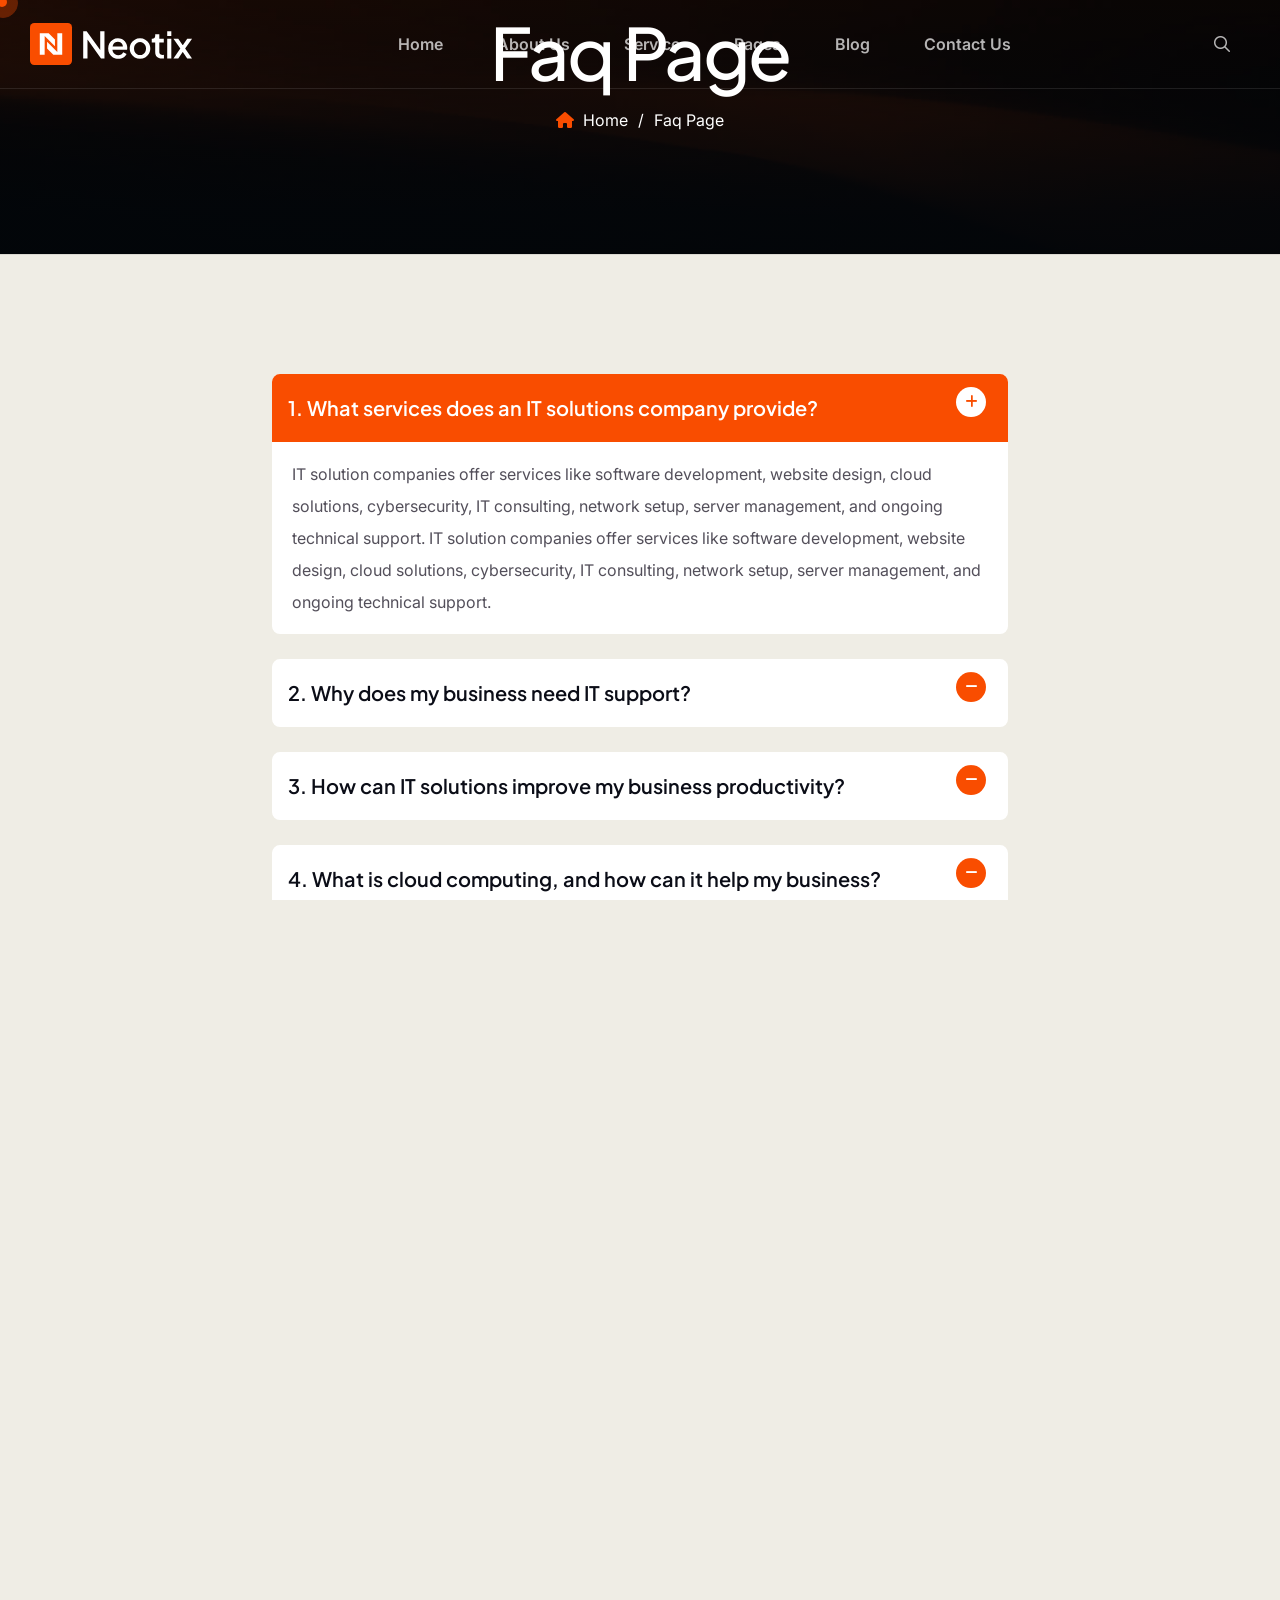
<file: buyer-file/neotix/faq.html>
<!DOCTYPE html>
<html lang="en">
    <!--<< Header Area >>-->
    <head>
        <!-- ========== Meta Tags ========== -->
        <meta charset="UTF-8">
        <meta http-equiv="X-UA-Compatible" content="IE=edge">
        <meta name="viewport" content="width=device-width, initial-scale=1">
        <meta name="author" content="Gramentheme">
        <meta name="description" content="Brevon - Multipurpose Business HTML Template">
        <!-- ======== Page title ============ -->
        <title>Neotix - IT Service & Solution HTML Template</title>
        <!--<< Favcion >>-->
        <link rel="shortcut icon" href="assets/img/favicon.svg">
        <!--<< Bootstrap min.css >>-->
        <link rel="stylesheet" href="assets/css/bootstrap.min.css">
        <!--<< All Min Css >>-->
        <link rel="stylesheet" href="assets/css/all.min.css">
        <!--<< Animate.css >>-->
        <link rel="stylesheet" href="assets/css/animate.css">
        <!--<< Magnific Popup.css >>-->
        <link rel="stylesheet" href="assets/css/magnific-popup.css">
        <!--<< MeanMenu.css >>-->
        <link rel="stylesheet" href="assets/css/meanmenu.css">
        <!--<< Swiper Bundle.css >>-->
        <link rel="stylesheet" href="assets/css/swiper-bundle.min.css">
        <!--<< Nice Select.css >>-->
        <link rel="stylesheet" href="assets/css/nice-select.css">
        <!--<< Main.css >>-->
        <link rel="stylesheet" href="assets/css/main.css">
    </head>
    <body>

        <!-- Preloader Start -->
        <div id="preloader" class="preloader">
            <div class="animation-preloader">
                <div class="spinner">                
                </div>
                <div class="txt-loading">
                    <span data-text-preloader="N" class="letters-loading">
                        N
                    </span>
                    <span data-text-preloader="E" class="letters-loading">
                        E
                    </span>
                    <span data-text-preloader="O" class="letters-loading">
                        O
                    </span>
                    <span data-text-preloader="T" class="letters-loading">
                        T
                    </span>
                    <span data-text-preloader="I" class="letters-loading">
                        I
                    </span>
                    <span data-text-preloader="X" class="letters-loading">
                        X
                    </span>
                </div>
                <p class="text-center">Loading</p>
            </div>
            <div class="loader">
                <div class="row">
                    <div class="col-3 loader-section section-left">
                        <div class="bg"></div>
                    </div>
                    <div class="col-3 loader-section section-left">
                        <div class="bg"></div>
                    </div>
                    <div class="col-3 loader-section section-right">
                        <div class="bg"></div>
                    </div>
                    <div class="col-3 loader-section section-right">
                        <div class="bg"></div>
                    </div>
                </div>
            </div>
        </div>

        <!-- Back To Top Start -->
        <button id="back-top" class="back-to-top">
            <i class="fa-regular fa-arrow-up"></i>
        </button>

        <!-- GT MouseCursor Start -->
        <div class="mouseCursor cursor-outer"></div>
        <div class="mouseCursor cursor-inner"></div>

       

        <!-- Header-Top Section Start -->
        <div class="header-top-section">
            <div class="container-fluid">
                <div class="header-top-wrapper">
                    <div class="header-left">
                         <ul class="list">
                            <li>
                                <i class="fa-solid fa-location-dot"></i>
                                Riverside Park EU-1001
                            </li>
                            <li>।</li>
                            <li>
                                <i class="fa-regular fa-envelope"></i>
                                <a href="mailto:hello@neotix.com">hello@neotix.com</a>
                            </li>
                        </ul>
                    </div>
                    <div class="header-right">
                        <span><i class="fa-regular fa-clock"></i> Mon–Fri 09:00 AM – 06:00 PM</span>
                            <div class="social-icon">
                            <a href="#"><i class="fa-brands fa-facebook-f"></i></a>
                            <a href="#"><i class="fa-brands fa-twitter"></i></a>
                            <a href="#"><i class="fa-brands fa-linkedin"></i></a>
                            <a href="#"><i class="fa-brands fa-instagram"></i></a>
                        </div>
                    </div>
                </div>
            </div>
        </div>

         <!-- Offcanvas Area Start -->
        <div class="fix-area">
            <div class="offcanvas__info">
                <div class="offcanvas__wrapper">
                    <div class="offcanvas__content">
                        <div class="offcanvas__top mb-5 d-flex justify-content-between align-items-center">
                            <div class="offcanvas__logo">
                                <a href="index.html">
                                    <img src="assets/img/logo/black-logo.svg" alt="logo-img">
                                </a>
                            </div>
                            <div class="offcanvas__close">
                                <button>
                                <i class="fas fa-times"></i>
                                </button>
                            </div>
                        </div>
                        <p class="text d-none d-xl-block">
                            Nullam dignissim, ante scelerisque the  is euismod fermentum odio sem semper the is erat, a feugiat leo urna eget eros. Duis Aenean a imperdiet risus.
                        </p>
                        <div class="mobile-menu fix mb-3"></div>
                        <div class="offcanvas__contact d-xl-block">
                            <h4 class="d-xl-block">Contact Info</h4>
                            <ul class="d-xl-block">
                                <li class="d-flex align-items-center">
                                    <div class="offcanvas__contact-icon">
                                        <i class="fal fa-map-marker-alt"></i>
                                    </div>
                                    <div class="offcanvas__contact-text">
                                        <a target="_blank" href="#">Main Street, Melbourne, Australia</a>
                                    </div>
                                </li>
                                <li class="d-flex align-items-center">
                                    <div class="offcanvas__contact-icon mr-15">
                                        <i class="fal fa-envelope"></i>
                                    </div>
                                    <div class="offcanvas__contact-text">
                                        <a href="mailto:info@example.com"><span class="mailto:info@example.com">info@example.com</span></a>
                                    </div>
                                </li>
                                <li class="d-flex align-items-center">
                                    <div class="offcanvas__contact-icon mr-15">
                                        <i class="fal fa-clock"></i>
                                    </div>
                                    <div class="offcanvas__contact-text">
                                        <a target="_blank" href="#">Mod-friday, 09am -05pm</a>
                                    </div>
                                </li>
                                <li class="d-flex align-items-center">
                                    <div class="offcanvas__contact-icon mr-15">
                                        <i class="far fa-phone"></i>
                                    </div>
                                    <div class="offcanvas__contact-text">
                                        <a href="tel:+11002345909">+11002345909</a>
                                    </div>
                                </li>
                            </ul>
                            <div class="social-icon d-flex align-items-center">
                                <a href="#"><i class="fab fa-facebook-f"></i></a>
                                <a href="#"><i class="fab fa-twitter"></i></a>
                                <a href="#"><i class="fab fa-youtube"></i></a>
                                <a href="#"><i class="fab fa-linkedin-in"></i></a>
                            </div>
                        </div>
                    </div>
                </div>
            </div>
        </div>
        <div class="offcanvas__overlay"></div>

        
       
        <!-- Header Section Start -->
        <header id="header-sticky" class="header-1">
            <div class="container-fluid">
                <div class="mega-menu-wrapper">
                    <div class="header-main">
                        <div class="header-left">
                            <div class="logo">
                            <a href="index.html" class="header-logo">
                                <img src="assets/img/logo/white-logo.svg" alt="logo-img">
                            </a>
                            <a href="index.html" class="header-logo-2">
                                <img src="assets/img/logo/black-logo.svg" alt="logo-img">
                            </a>
                        </div>
                        </div>
                        <div class="mean__menu-wrapper">
                                <div class="main-menu">
                                    <nav id="mobile-menu">
                                        <ul>
                                            <li class="has-dropdown active menu-thumb">
                                                <a href="index.html">
                                                    Home 
                                                </a>
                                                <ul class="submenu has-homemenu">
                                                    <li>
                                                        <div class="homemenu-items">
                                                            <div class="homemenu">
                                                                <div class="homemenu-thumb">
                                                                    <img src="assets/img/header/home-1.jpg" alt="img">
                                                                    <div class="demo-button">
                                                                         <a href="index.html" class="theme-btn">
                                                                            Multi Page 
                                                                        </a>
                                                                    </div>
                                                                </div>
                                                                <div class="homemenu-content text-center">
                                                                        <h4 class="homemenu-title">
                                                                      IT Solution
                                                                    </h4>
                                                                </div>
                                                            </div>
                                                            <div class="homemenu">
                                                                <div class="homemenu-thumb mb-15">
                                                                    <img src="assets/img/header/home-2.jpg" alt="img">
                                                                    <div class="demo-button">
                                                                        <a href="index-2.html" class="theme-btn">
                                                                            Multi Page 
                                                                        </a>
                                                                    </div>
                                                                </div>
                                                                <div class="homemenu-content text-center">
                                                                        <h4 class="homemenu-title">
                                                                       IT Consulting
                                                                    </h4>
                                                                </div>
                                                            </div>
                                                            <div class="homemenu">
                                                                <div class="homemenu-thumb mb-15">
                                                                    <img src="assets/img/header/home-3.jpg" alt="img">
                                                                    <div class="demo-button">
                                                                        <a href="index-3.html" class="theme-btn">
                                                                            Multi Page 
                                                                        </a>
                                                                    </div>
                                                                </div>
                                                                <div class="homemenu-content text-center">
                                                                    <h4 class="homemenu-title">
                                                                       Cyber Security
                                                                    </h4>
                                                                </div>
                                                            </div>
                                                            <div class="homemenu">
                                                                <div class="homemenu-thumb mb-15">
                                                                    <img src="assets/img/header/home-4.jpg" alt="img">
                                                                    <div class="demo-button">
                                                                        <a href="index-4.html" class="theme-btn">
                                                                            Multi Page 
                                                                        </a>
                                                                    </div>
                                                                </div>
                                                                <div class="homemenu-content text-center">
                                                                    <h4 class="homemenu-title">
                                                                       Ai
                                                                    </h4>
                                                                </div>
                                                            </div>
                                                        </div>
                                                    </li>
                                                </ul>
                                            </li>
                                            <li class="has-dropdown active d-xl-none">
                                                <a href="index.html" class="border-none">
                                                Home
                                                </a>
                                                <ul class="submenu">
                                                    <li><a href="index.html">Home 01</a></li>
                                                    <li><a href="index-2.html">Home 02</a></li>
                                                    <li><a href="index-3.html">Home 03</a></li>
                                                    <li><a href="index-4.html">Home 04</a></li>
                                                </ul>
                                            </li>
                                             <li>
                                                <a href="about.html">About Us</a>
                                                </li>
                                                    <li class="has-dropdown">
                                                    <a href="service-details.html">
                                                        Service
                                                    </a>
                                                    <ul class="submenu">
                                                        <li><a href="service.html"> Our Service</a></li>
                                                        <li><a href="service-details.html">Service Details</a></li>
                                                    </ul>
                                                </li>
                                             <li class="has-dropdown">
                                                <a href="news-details.html">
                                                    Pages
                                                </a>
                                                <ul class="submenu">
                                                    
<li>
                                                        <a href="project-details.html">
                                                            Portfolio
                                                            <i class="fas fa-angle-right"></i>
                                                        </a>
                                                        <ul class="submenu">
                                                            <li><a href="project.html">Our Portfolio</a></li>
                                                            <li>
                                                                <a href="project-details.html">Portfolio Details</a>
                                                            </li>
                                                        </ul>
                                                    </li>
                                                    <li class="has-dropdown">
                                                        <a href="team-details.html">
                                                            Team
                                                            <i class="fas fa-angle-right"></i>
                                                        </a>
                                                        <ul class="submenu">
                                                            <li><a href="team.html">Our Team</a></li>
                                                            <li><a href="team-details.html">Team Details</a></li>
                                                        </ul>
                                                    </li>
                                                    <li><a href="pricing.html">Our Pricing</a></li>
                                                    <li><a href="faq.html">Our Faq</a></li>
                                                    <li><a href="404.html">404 Page</a></li>
                                                </ul>
                                            </li>
                                           <li>
                                                <a href="news-details.html">
                                                    Blog
                                                </a>
                                                <ul class="submenu">
                                                    <li><a href="news-grid.html">Blog Grid</a></li>
                                                    <li><a href="news.html">Blog Standard</a></li>
                                                    <li><a href="news-details.html">Blog Details</a></li>
                                                </ul>
                                            </li>
                                            <li>
                                                <a href="contact.html">Contact Us</a>
                                            </li>
                                        </ul>
                                    </nav>
                                </div>
                            </div> 
                          <div class="header-right d-flex justify-content-end align-items-center">
                            <div class="menu_search">
                                <button class="search_btn"><i class="far fa-search"></i></button>
                            </div>
                            <div class="header-btn">
                                <h6>
                                    <i class="fa-regular fa-phone-volume"></i>
                                    <a href="tel:+5284567592">+(528) 456-7592</a>
                                </h6>
                                <div class="header-button">
                                <a href="contact.html" class="theme-btn">
                                   Get In Touch <i class="fa-solid fa-arrow-up-right"></i>
                                </a>
                            </div>
                            <div class="header__hamburger d-xl-none my-auto">
                                <div class="sidebar__toggle">
                                    <i class="fas fa-bars"></i>
                                </div>
                              </div>
                            </div>
                        </div>
                    </div>
                </div>
            </div>
        </header>

        <!-- start: Search Popup -->
        <div class="search_popup">
            <div class="container">
            <div class="row">
                <div class="col-xxl-12">
                <div class="search_wrapper">
                    <div class="search_top d-flex align-items-center">
                    <div class="search_logo">
                        <a href="index.html">
                        <img src="assets/img/logo/white-logo.svg" alt="img">
                        </a>
                    </div>
                    <div class="search_close">
                        <button type="button" class="search_close_btn">
                        <i class="fa-thin fa-times"></i>
                        </button>
                    </div>
                    </div>
                    <div class="search_form">
                    <form action="#">
                        <div class="search_input">
                        <input class="search-input-field" type="text" placeholder="Type here to search...">
                        <span class="search-focus-border"></span>
                        <button type="submit">
                            <svg width="20" height="20" viewBox="0 0 20 20" fill="none" xmlns="http://www.w3.org/2000/svg">
                            <path
                                d="M9.55 18.1C14.272 18.1 18.1 14.272 18.1 9.55C18.1 4.82797 14.272 1 9.55 1C4.82797 1 1 4.82797 1 9.55C1 14.272 4.82797 18.1 9.55 18.1Z"
                                stroke="currentColor" stroke-width="1.5" stroke-linecap="round" stroke-linejoin="round" />
                            <path d="M19.0002 19.0002L17.2002 17.2002" stroke="currentColor" stroke-width="1.5"
                                stroke-linecap="round" stroke-linejoin="round" />
                            </svg>
                        </button>
                        </div>
                    </form>
                    </div>
                </div>
                </div>
            </div>
            </div>
        </div>
        <div class="search-popup-overlay"></div>

        
        <div id="smooth-wrapper">
            <div id="smooth-content">

                <!-- Breadcrumb Section Start -->
                <div class="breadcrumb-wrapper bg-cover" style="background-image: url('assets/img/breadcrumb.jpg');">
                    <div class="container">
                        <div class="page-heading">
                            <div class="breadcrumb-sub-title">
                                <h1 class="text-white wow fadeInUp" data-wow-delay=".3s">Faq Page</h1>
                            </div>
                            <ul class="breadcrumb-items wow fadeInUp" data-wow-delay=".5s">
                                <li>
                                    <a href="index.html">
                                        <i class="fa-solid fa-house"></i> Home
                                    </a>
                                </li>
                                <li>
                                    /
                                </li>
                                <li>
                                    Faq Page
                                </li>
                            </ul>
                        </div>
                    </div>
                </div>
                
              <!-- Faq Section Start -->
                <section class="faq-section fix section-padding">
                    <div class="container">
                        <div class="row justify-content-center">
                            <div class="col-xl-8">
                                <div class="faq-items mt-0">
                                    <div class="accordion" id="accordionExample">
                                        <div class="accordion-item wow fadeInUp" data-wow-delay=".3s">
                                            <h2 class="accordion-header" id="headingOne">
                                                <button class="accordion-button" type="button" data-bs-toggle="collapse"
                                                    data-bs-target="#collapseOne" aria-expanded="true" aria-controls="collapseOne">
                                                   1.  What services does an IT solutions company provide?
                                                </button>
                                            </h2>
                                            <div id="collapseOne" class="accordion-collapse collapse show"
                                                aria-labelledby="headingOne" data-bs-parent="#accordionExample" role="region">
                                                <div class="accordion-body">
                                                    <p>
                                                       IT solution companies offer services like software development, website design, cloud solutions, cybersecurity, IT consulting, network setup, server management, and ongoing technical support. IT solution companies offer services like software development, website design, cloud solutions, cybersecurity, IT consulting, network setup, server management, and ongoing technical support.
                                                    </p>
                                                </div>
                                            </div>
                                        </div>
                                        <div class="accordion-item wow fadeInUp" data-wow-delay=".5s">
                                            <h2 class="accordion-header" id="headingTwo">
                                                <button class="accordion-button collapsed" type="button" data-bs-toggle="collapse"
                                                    data-bs-target="#collapseTwo" aria-expanded="false" aria-controls="collapseTwo">
                                                    2. Why does my business need IT support?
                                                </button>
                                            </h2>
                                            <div id="collapseTwo" class="accordion-collapse collapse" aria-labelledby="headingTwo"
                                                data-bs-parent="#accordionExample" role="region">
                                                <div class="accordion-body">
                                                    <p>
                                                     IT solution companies offer services like software development, website design, cloud solutions, cybersecurity, IT consulting, network setup, server management, and ongoing technical support. IT solution companies offer services like software development, website design, cloud solutions, cybersecurity, IT consulting, network setup, server management, and ongoing technical support.
                                                    </p>
                                                </div>
                                            </div>
                                        </div>
                                        <div class="accordion-item wow fadeInUp" data-wow-delay=".7s">
                                            <h2 class="accordion-header" id="headingthree">
                                                <button class="accordion-button collapsed" type="button" data-bs-toggle="collapse"
                                                    data-bs-target="#collapsethree" aria-expanded="false"
                                                    aria-controls="collapsethree">
                                                    3. How can IT solutions improve my business productivity?
                                                </button>
                                            </h2>
                                            <div id="collapsethree" class="accordion-collapse collapse"
                                                aria-labelledby="headingthree" data-bs-parent="#accordionExample" role="region">
                                                <div class="accordion-body">
                                                    <p>
                                                         IT solution companies offer services like software development, website design, cloud solutions, cybersecurity, IT consulting, network setup, server management, and ongoing technical support. IT solution companies offer services like software development, website design, cloud solutions, cybersecurity, IT consulting, network setup, server management, and ongoing technical support.
                                                    </p>
                                                </div>
                                            </div>
                                        </div>
                                        <div class="accordion-item wow fadeInUp" data-wow-delay=".3s">
                                            <h2 class="accordion-header" id="headingfour">
                                                <button class="accordion-button collapsed" type="button" data-bs-toggle="collapse"
                                                    data-bs-target="#collapsefour" aria-expanded="false"
                                                    aria-controls="collapsefour">
                                                    4. What is cloud computing, and how can it help my business?
                                                </button>
                                            </h2>
                                            <div id="collapsefour" class="accordion-collapse collapse" aria-labelledby="headingfour"
                                                data-bs-parent="#accordionExample" role="region">
                                                <div class="accordion-body">
                                                    <p>
                                                   IT solution companies offer services like software development, website design, cloud solutions, cybersecurity, IT consulting, network setup, server management, and ongoing technical support. IT solution companies offer services like software development, website design, cloud solutions, cybersecurity, IT consulting, network setup, server management, and ongoing technical support.
                                                    </p>
                                                </div>
                                            </div>
                                        </div>
                                        <div class="accordion-item mb-0 wow fadeInUp" data-wow-delay=".3s">
                                            <h2 class="accordion-header" id="headingfive">
                                                <button class="accordion-button collapsed" type="button" data-bs-toggle="collapse"
                                                    data-bs-target="#collapsefive" aria-expanded="false"
                                                    aria-controls="collapsefive">
                                                    5. How do you protect my business from cyber threats?
                                                </button>
                                            </h2>
                                            <div id="collapsefive" class="accordion-collapse collapse" aria-labelledby="headingfive"
                                                data-bs-parent="#accordionExample" role="region">
                                                <div class="accordion-body">
                                                    <p>
                                                   IT solution companies offer services like software development, website design, cloud solutions, cybersecurity, IT consulting, network setup, server management, and ongoing technical support. IT solution companies offer services like software development, website design, cloud solutions, cybersecurity, IT consulting, network setup, server management, and ongoing technical support.
                                                    </p>
                                                </div>
                                            </div>
                                        </div>
                                    </div>
                                </div>
                            </div>
                        </div>
                    </div>
                </section>


                <!-- Footer Section Start -->
                <footer class="footer-section fix">
                    <div class="footer-area bg-cover" style="background-image: url(assets/img/home-1/footer-bg.jpg);">
                        <div class="container">
                        <div class="footer-widget-wrapper">
                            <div class="row justify-content-between">
                                <div class="col-xl-4 col-lg-5 col-md-6 wow fadeInUp" data-wow-delay=".2s">
                                    <div class="footer-widget-items">
                                        <div class="widget-head">
                                            <a href="index.html" class="footer-logo">
                                                <img src="assets/img/logo/white-logo.svg" alt="img">
                                            </a>
                                        </div>
                                        <div class="footer-content">
                                            <p>
                                                Businesses to thrive in changing digital world. With over a decade systems that drive growth an efficiency. From IT consulting.
                                            </p>
                                            <a href="contact.html" class="theme-btn">
                                                Get started now <i class="fa-solid fa-arrow-up-right"></i>
                                            </a>
                                        </div>
                                    </div>
                                </div>
                                <div class="col-xl-2 col-lg-3 col-md-6 wow fadeInUp" data-wow-delay=".4s">
                                    <div class="footer-widget-items">
                                        <div class="widget-head">
                                            <h3>Company</h3>
                                        </div>
                                        <ul class="list-area">
                                            <li>
                                                <a href="about.html">
                                                    About us
                                                </a>
                                            </li>
                                            <li>
                                                <a href="contact.html">
                                                    Work process
                                                </a>
                                            </li>
                                            <li>
                                                <a href="about.html">
                                                    About us
                                                </a>
                                            </li>
                                            <li>
                                                <a href="team.html">
                                                    Our team
                                                </a>
                                            </li>
                                            <li>
                                                <a href="contact.html">
                                                    Contact
                                                </a>
                                            </li>
                                            <li>
                                                <a href="contact.html">
                                                    Careers
                                                </a>
                                            </li>
                                            <li>
                                                <a href="news.html">
                                                    Blogs
                                                </a>
                                            </li>
                                        </ul>
                                    </div>
                                </div>
                                <div class="col-xl-3 ps-lg-5 col-lg-4 col-md-6 wow fadeInUp" data-wow-delay=".6s">
                                    <div class="footer-widget-items">
                                        <div class="widget-head">
                                            <h3>Recourse</h3>
                                        </div>
                                        <ul class="list-area">
                                            <li>
                                                <a href="service-details.html">
                                                    Future innovations
                                                </a>
                                            </li>
                                            <li>
                                                <a href="service-details.html">
                                                    Smart solutions
                                                </a>
                                            </li>
                                            <li>
                                                <a href="service-details.html">
                                                        IT consulting
                                                </a>
                                            </li>
                                            <li>
                                                <a href="service-details.html">
                                                    NextGen  IT 
                                                </a>
                                            </li>
                                            <li>
                                                <a href="service-details.html">
                                                    Cyber security
                                                </a>
                                            </li>
                                            <li>
                                                <a href="service-details.html">
                                                    Software solution
                                                </a>
                                            </li>
                                        </ul>
                                    </div>
                                </div>
                                <div class="col-xl-3 col-lg-6 col-md-6 wow fadeInUp" data-wow-delay=".8s">
                                    <div class="footer-widget-items">
                                        <div class="widget-head">
                                            <h3>Subscribe Newsletter</h3>
                                        </div>
                                        <div class="contact-item">
                                            <form action="#">
                                                <input type="text" placeholder="Email address">
                                            </form>
                                            <button type="submit" class="theme-btn w-100">
                                                    Subscribe now <i class="fa-solid fa-arrow-up-right"></i>
                                            </button>
                                            <div class="social-icon">
                                                <a href="#"><i class="fa-brands fa-facebook-f"></i></a>
                                                <a href="#"><i class="fa-brands fa-linkedin-in"></i></a>
                                                <a href="#"><i class="fa-brands fa-twitter"></i></a>
                                                <a href="#"><i class="fa-brands fa-youtube"></i></a>
                                            </div>
                                        </div>
                                    </div>
                                </div>
                            </div>
                        </div>
                        <div class="footer-bottom-wrapper">
                            <p class="wow fadeInUp" data-wow-delay=".3s">
                               Copyright <span>Neotix.</span> All rights reserved.
                            </p>
                            <ul class="footer-list wow fadeInUp" data-wow-delay=".7s">
                                <li>
                                    <a href="contact.html">Privacy policy</a>
                                </li>
                                <li>।</li>
                                <li>
                                    <a href="contact.html">Terms & conditions</a>
                                </li>
                            </ul>
                        </div>
                    </div>
                    </div>
                </footer>

            </div>
        </div>

       

        
        <!--<< All JS Plugins >>-->
        <script src="assets/js/jquery-3.7.1.min.js"></script>
        <!--<< Viewport Js >>-->
        <script src="assets/js/viewport.jquery.js"></script>
        <!--<< Bootstrap Js >>-->
        <script src="assets/js/bootstrap.bundle.min.js"></script>
        <!--<< Gsap Min Js >>-->
        <script src="assets/js/gsap.min.js"></script>
        <!--<< ScrollTrigger Min Js >>-->
        <script src="assets/js/ScrollTrigger.min.js"></script>
        <!--<< ScrollSmoother Min Js >>-->
        <script src="assets/js/ScrollSmoother.min.js"></script>
        <!--<< ScrollToPlugin Min Js >>-->
        <script src="assets/js/ScrollToPlugin.min.js"></script>
        <!--<< SplitText Min Js >>-->
        <script src="assets/js/SplitText.min.js"></script>
        <!--<< TextPlugin Min Js >>-->
        <script src="assets/js/TextPlugin.js"></script>
         <!--<< Chroma Min Js >>-->
        <script src="assets/js/chroma.min.js"></script>
        <!--<< nice-selec Js >>-->
        <script src="assets/js/jquery.nice-select.min.js"></script>
        <!--<< Waypoints Js >>-->
        <script src="assets/js/jquery.waypoints.js"></script>
        <!--<< Counterup Js >>-->
        <script src="assets/js/jquery.counterup.min.js"></script>
        <!--<< Swiper Slider Js >>-->
        <script src="assets/js/swiper-bundle.min.js"></script>
        <!--<< MeanMenu Js >>-->
        <script src="assets/js/jquery.meanmenu.min.js"></script>
        <!--<< Parallaxie Js >>-->
        <script src="assets/js/parallaxie.js"></script>
        <!--<< Magnific Popup Js >>-->
        <script src="assets/js/jquery.magnific-popup.min.js"></script>
        <!--<< Wow Animation Js >>-->
        <script src="assets/js/wow.min.js"></script>
        <!--<< Main.js >>-->
        <script src="assets/js/main.js"></script>
    </body>
</html>
</file>
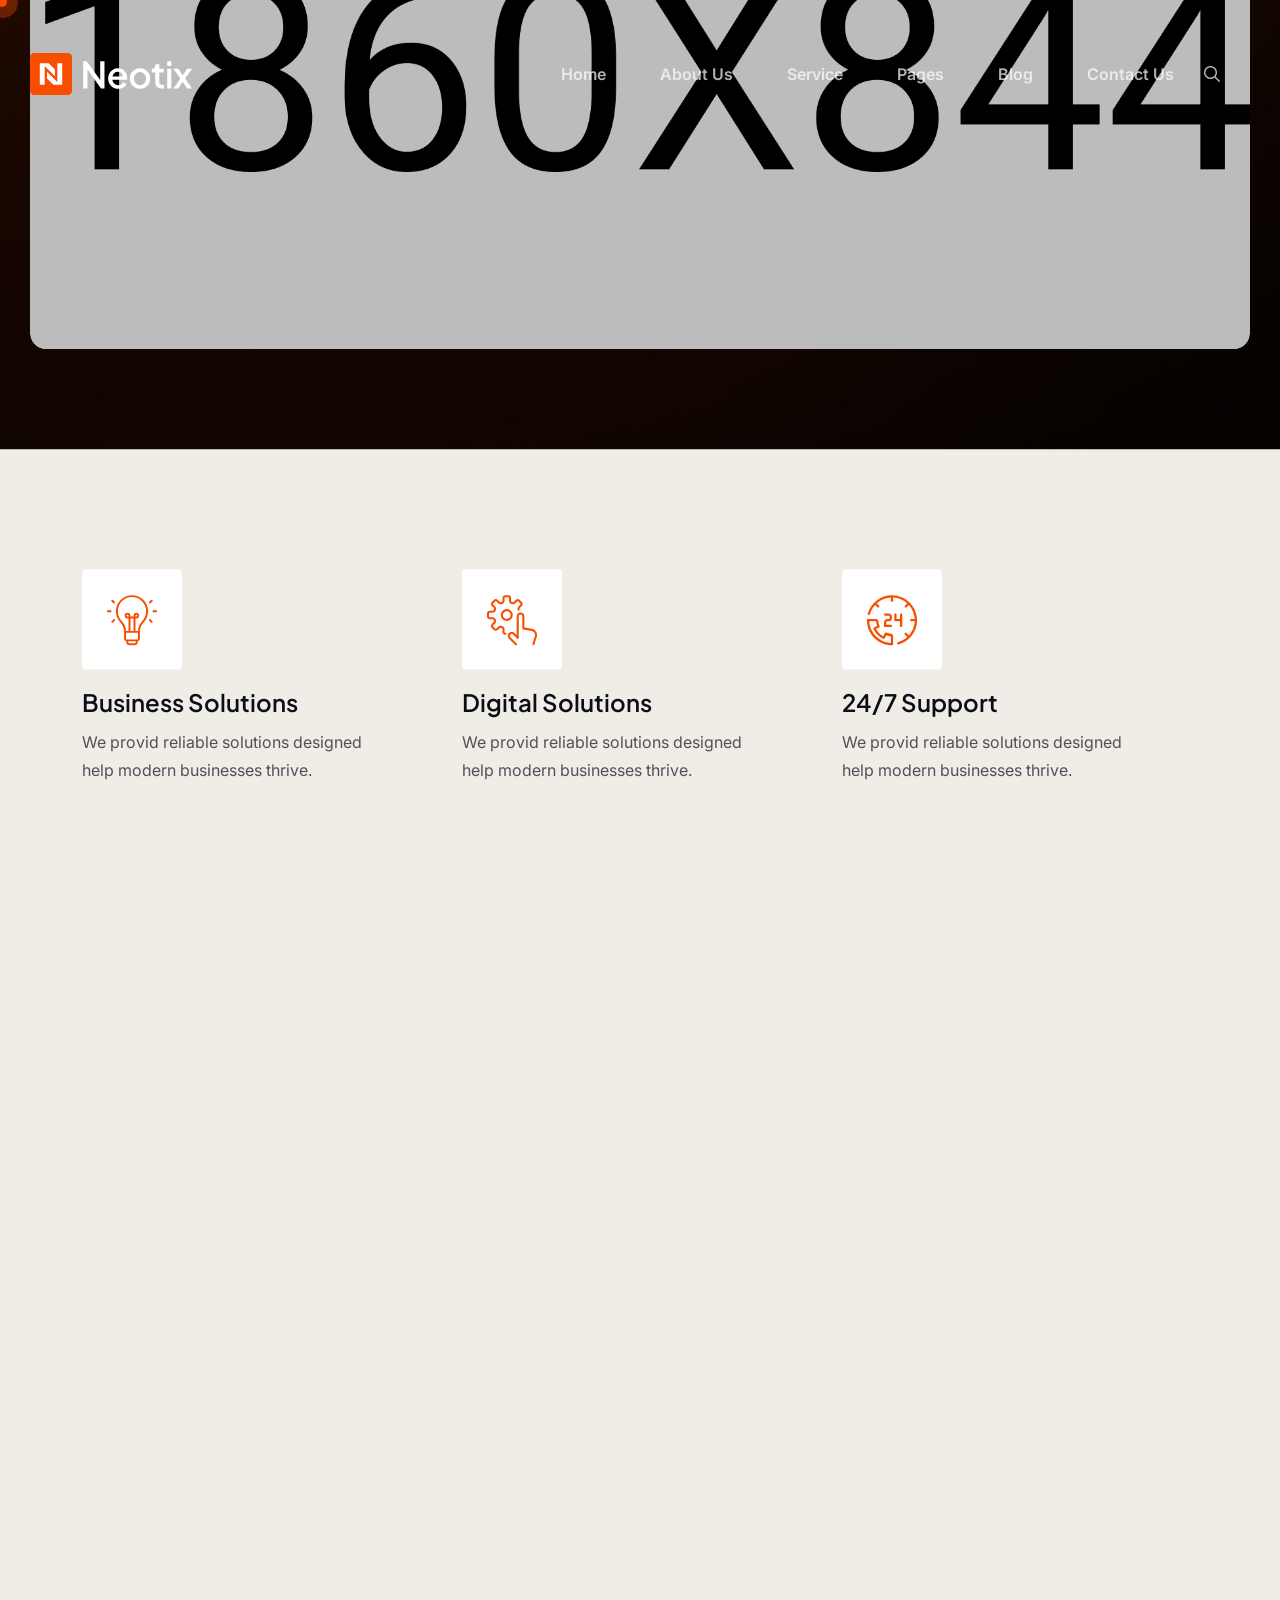
<file: buyer-file/neotix/index-2.html>
<!DOCTYPE html>
<html lang="en">
    <!--<< Header Area >>-->
    <head>
        <!-- ========== Meta Tags ========== -->
        <meta charset="UTF-8">
        <meta http-equiv="X-UA-Compatible" content="IE=edge">
        <meta name="viewport" content="width=device-width, initial-scale=1">
        <meta name="author" content="Gramentheme">
        <meta name="description" content="Brevon - Multipurpose Business HTML Template">
        <!-- ======== Page title ============ -->
        <title>Neotix - IT Service & Solution HTML Template</title>
        <!--<< Favcion >>-->
        <link rel="shortcut icon" href="assets/img/favicon.svg">
        <!--<< Bootstrap min.css >>-->
        <link rel="stylesheet" href="assets/css/bootstrap.min.css">
        <!--<< All Min Css >>-->
        <link rel="stylesheet" href="assets/css/all.min.css">
        <!--<< Animate.css >>-->
        <link rel="stylesheet" href="assets/css/animate.css">
        <!--<< Magnific Popup.css >>-->
        <link rel="stylesheet" href="assets/css/magnific-popup.css">
        <!--<< MeanMenu.css >>-->
        <link rel="stylesheet" href="assets/css/meanmenu.css">
        <!--<< Swiper Bundle.css >>-->
        <link rel="stylesheet" href="assets/css/swiper-bundle.min.css">
        <!--<< Nice Select.css >>-->
        <link rel="stylesheet" href="assets/css/nice-select.css">
        <!--<< Main.css >>-->
        <link rel="stylesheet" href="assets/css/main.css">
    </head>
    <body>

        <!-- Preloader Start -->
        <div id="preloader" class="preloader">
            <div class="animation-preloader">
                <div class="spinner">                
                </div>
                <div class="txt-loading">
                    <span data-text-preloader="N" class="letters-loading">
                        N
                    </span>
                    <span data-text-preloader="E" class="letters-loading">
                        E
                    </span>
                    <span data-text-preloader="O" class="letters-loading">
                        O
                    </span>
                    <span data-text-preloader="T" class="letters-loading">
                        T
                    </span>
                    <span data-text-preloader="I" class="letters-loading">
                        I
                    </span>
                    <span data-text-preloader="X" class="letters-loading">
                        X
                    </span>
                </div>
                <p class="text-center">Loading</p>
            </div>
            <div class="loader">
                <div class="row">
                    <div class="col-3 loader-section section-left">
                        <div class="bg"></div>
                    </div>
                    <div class="col-3 loader-section section-left">
                        <div class="bg"></div>
                    </div>
                    <div class="col-3 loader-section section-right">
                        <div class="bg"></div>
                    </div>
                    <div class="col-3 loader-section section-right">
                        <div class="bg"></div>
                    </div>
                </div>
            </div>
        </div>

        <!-- Back To Top Start -->
        <button id="back-top" class="back-to-top">
            <i class="fa-regular fa-arrow-up"></i>
        </button>

        <!-- GT MouseCursor Start -->
        <div class="mouseCursor cursor-outer"></div>
        <div class="mouseCursor cursor-inner"></div>

         <!-- Offcanvas Area Start -->
        <div class="fix-area">
            <div class="offcanvas__info">
                <div class="offcanvas__wrapper">
                    <div class="offcanvas__content">
                        <div class="offcanvas__top mb-5 d-flex justify-content-between align-items-center">
                            <div class="offcanvas__logo">
                                <a href="index.html">
                                    <img src="assets/img/logo/black-logo.svg" alt="logo-img">
                                </a>
                            </div>
                            <div class="offcanvas__close">
                                <button>
                                <i class="fas fa-times"></i>
                                </button>
                            </div>
                        </div>
                        <p class="text d-none d-xl-block">
                            Nullam dignissim, ante scelerisque the  is euismod fermentum odio sem semper the is erat, a feugiat leo urna eget eros. Duis Aenean a imperdiet risus.
                        </p>
                        <div class="mobile-menu fix mb-3"></div>
                        <div class="offcanvas__contact d-xl-block">
                            <h4 class="d-xl-block">Contact Info</h4>
                            <ul class="d-xl-block">
                                <li class="d-flex align-items-center">
                                    <div class="offcanvas__contact-icon">
                                        <i class="fal fa-map-marker-alt"></i>
                                    </div>
                                    <div class="offcanvas__contact-text">
                                        <a target="_blank" href="#">Main Street, Melbourne, Australia</a>
                                    </div>
                                </li>
                                <li class="d-flex align-items-center">
                                    <div class="offcanvas__contact-icon mr-15">
                                        <i class="fal fa-envelope"></i>
                                    </div>
                                    <div class="offcanvas__contact-text">
                                        <a href="mailto:info@example.com"><span class="mailto:info@example.com">info@example.com</span></a>
                                    </div>
                                </li>
                                <li class="d-flex align-items-center">
                                    <div class="offcanvas__contact-icon mr-15">
                                        <i class="fal fa-clock"></i>
                                    </div>
                                    <div class="offcanvas__contact-text">
                                        <a target="_blank" href="#">Mod-friday, 09am -05pm</a>
                                    </div>
                                </li>
                                <li class="d-flex align-items-center">
                                    <div class="offcanvas__contact-icon mr-15">
                                        <i class="far fa-phone"></i>
                                    </div>
                                    <div class="offcanvas__contact-text">
                                        <a href="tel:+11002345909">+11002345909</a>
                                    </div>
                                </li>
                            </ul>
                            <div class="social-icon d-flex align-items-center">
                                <a href="#"><i class="fab fa-facebook-f"></i></a>
                                <a href="#"><i class="fab fa-twitter"></i></a>
                                <a href="#"><i class="fab fa-youtube"></i></a>
                                <a href="#"><i class="fab fa-linkedin-in"></i></a>
                            </div>
                        </div>
                    </div>
                </div>
            </div>
        </div>
        <div class="offcanvas__overlay"></div>

        
        <!-- Header Section Start -->
        <header id="header-sticky" class="header-1 header-2">
            <div class="container-fluid">
                <div class="mega-menu-wrapper">
                    <div class="header-main">
                        <div class="header-left">
                            <div class="logo">
                            <a href="index.html" class="header-logo">
                                <img src="assets/img/logo/white-logo.svg" alt="logo-img">
                            </a>
                            <a href="index.html" class="header-logo-2">
                                <img src="assets/img/logo/black-logo.svg" alt="logo-img">
                            </a>
                        </div>
                        </div>
                          <div class="header-right d-flex justify-content-end align-items-center">
                            <div class="mean__menu-wrapper">
                                <div class="main-menu">
                                    <nav id="mobile-menu">
                                        <ul>
                                            <li class="has-dropdown active menu-thumb">
                                                <a href="index.html">
                                                    Home 
                                                </a>
                                                <ul class="submenu has-homemenu">
                                                    <li>
                                                        <div class="homemenu-items">
                                                            <div class="homemenu">
                                                                <div class="homemenu-thumb">
                                                                    <img src="assets/img/header/home-1.jpg" alt="img">
                                                                    <div class="demo-button">
                                                                         <a href="index.html" class="theme-btn">
                                                                            Multi Page 
                                                                        </a>
                                                                    </div>
                                                                </div>
                                                                <div class="homemenu-content text-center">
                                                                    <h4 class="homemenu-title">
                                                                      IT Solution
                                                                    </h4>
                                                                </div>
                                                            </div>
                                                            <div class="homemenu">
                                                                <div class="homemenu-thumb mb-15">
                                                                    <img src="assets/img/header/home-2.jpg" alt="img">
                                                                    <div class="demo-button">
                                                                        <a href="index-2.html" class="theme-btn">
                                                                            Multi Page 
                                                                        </a>
                                                                    </div>
                                                                </div>
                                                                <div class="homemenu-content text-center">
                                                                    <h4 class="homemenu-title">
                                                                       IT Consulting
                                                                    </h4>
                                                                </div>
                                                            </div>
                                                            <div class="homemenu">
                                                                <div class="homemenu-thumb mb-15">
                                                                    <img src="assets/img/header/home-3.jpg" alt="img">
                                                                    <div class="demo-button">
                                                                        <a href="index-3.html" class="theme-btn">
                                                                            Multi Page 
                                                                        </a>
                                                                    </div>
                                                                </div>
                                                                <div class="homemenu-content text-center">
                                                                    <h4 class="homemenu-title">
                                                                       Cyber Security
                                                                    </h4>
                                                                </div>
                                                            </div>
                                                            <div class="homemenu">
                                                                <div class="homemenu-thumb mb-15">
                                                                    <img src="assets/img/header/home-4.jpg" alt="img">
                                                                    <div class="demo-button">
                                                                        <a href="index-4.html" class="theme-btn">
                                                                            Multi Page 
                                                                        </a>
                                                                    </div>
                                                                </div>
                                                                <div class="homemenu-content text-center">
                                                                    <h4 class="homemenu-title">
                                                                       Ai
                                                                    </h4>
                                                                </div>
                                                            </div>
                                                        </div>
                                                    </li>
                                                </ul>
                                            </li>
                                            <li class="has-dropdown active d-xl-none">
                                                <a href="index.html" class="border-none">
                                                Home
                                                </a>
                                                <ul class="submenu">
                                                    <li><a href="index.html">Home 01</a></li>
                                                    <li><a href="index-2.html">Home 02</a></li>
                                                    <li><a href="index-3.html">Home 03</a></li>
                                                    <li><a href="index-4.html">Home 04</a></li>
                                                </ul>
                                            </li>
                                             <li>
                                                <a href="about.html">About Us</a>
                                                </li>
                                                    <li class="has-dropdown">
                                                    <a href="service-details.html">
                                                        Service
                                                    </a>
                                                    <ul class="submenu">
                                                        <li><a href="service.html"> Our Service</a></li>
                                                        <li><a href="service-details.html">Service Details</a></li>
                                                    </ul>
                                                </li>
                                             <li class="has-dropdown">
                                                <a href="news-details.html">
                                                    Pages
                                                </a>
                                                <ul class="submenu">
                                                    <li>
                                                        <a href="project-details.html">
                                                            Portfolio
                                                            <i class="fas fa-angle-right"></i>
                                                        </a>
                                                        <ul class="submenu">
                                                            <li><a href="project.html">Our Portfolio</a></li>
                                                            <li>
                                                                <a href="project-details.html">Portfolio Details</a>
                                                            </li>
                                                        </ul>
                                                    </li>
                                                    <li class="has-dropdown">
                                                        <a href="team-details.html">
                                                            Team
                                                            <i class="fas fa-angle-right"></i>
                                                        </a>
                                                        <ul class="submenu">
                                                            <li><a href="team.html">Our Team</a></li>
                                                            <li><a href="team-details.html">Team Details</a></li>
                                                        </ul>
                                                    </li>
                                                    <li><a href="pricing.html">Our Pricing</a></li>
                                                    <li><a href="faq.html">Our Faq</a></li>
                                                    <li><a href="404.html">404 Page</a></li>
                                                </ul>
                                            </li>
                                           <li>
                                                <a href="news-details.html">
                                                    Blog
                                                </a>
                                                <ul class="submenu">
                                                    <li><a href="news-grid.html">Blog Grid</a></li>
                                                    <li><a href="news.html">Blog Standard</a></li>
                                                    <li><a href="news-details.html">Blog Details</a></li>
                                                </ul>
                                            </li>
                                            <li>
                                                <a href="contact.html">Contact Us</a>
                                            </li>
                                        </ul>
                                    </nav>
                                </div>
                            </div>
                            <div class="menu_search">
                                <button class="search_btn"><i class="far fa-search"></i></button>
                            </div>
                            <div class="header-btn">
                                <div class="header-button">
                                <a href="contact.html" class="theme-btn">
                                   Get In Touch <i class="fa-solid fa-arrow-up-right"></i>
                                </a>
                            </div>
                            <div class="header__hamburger d-xl-none my-auto">
                                <div class="sidebar__toggle">
                                    <i class="fas fa-bars"></i>
                                </div>
                              </div>
                            </div>
                        </div>
                    </div>
                </div>
            </div>
        </header>

        <!-- start: Search Popup -->
        <div class="search_popup">
            <div class="container">
            <div class="row">
                <div class="col-xxl-12">
                <div class="search_wrapper">
                    <div class="search_top d-flex align-items-center">
                    <div class="search_logo">
                        <a href="index.html">
                        <img src="assets/img/logo/white-logo.svg" alt="img">
                        </a>
                    </div>
                    <div class="search_close">
                        <button type="button" class="search_close_btn">
                        <i class="fa-thin fa-times"></i>
                        </button>
                    </div>
                    </div>
                    <div class="search_form">
                    <form action="#">
                        <div class="search_input">
                        <input class="search-input-field" type="text" placeholder="Type here to search...">
                        <span class="search-focus-border"></span>
                        <button type="submit">
                            <svg width="20" height="20" viewBox="0 0 20 20" fill="none" xmlns="http://www.w3.org/2000/svg">
                            <path
                                d="M9.55 18.1C14.272 18.1 18.1 14.272 18.1 9.55C18.1 4.82797 14.272 1 9.55 1C4.82797 1 1 4.82797 1 9.55C1 14.272 4.82797 18.1 9.55 18.1Z"
                                stroke="currentColor" stroke-width="1.5" stroke-linecap="round" stroke-linejoin="round" />
                            <path d="M19.0002 19.0002L17.2002 17.2002" stroke="currentColor" stroke-width="1.5"
                                stroke-linecap="round" stroke-linejoin="round" />
                            </svg>
                        </button>
                        </div>
                    </form>
                    </div>
                </div>
                </div>
            </div>
            </div>
        </div>
        <div class="search-popup-overlay"></div>


        
        <div id="smooth-wrapper">
            <div id="smooth-content">

                
                <!-- Hero Section Start -->
                <section class="hero-section hero-2 fix bg-cover" style="background-image: url(assets/img/home-1/hero/hero-bg-2.jpg);">
                    <div class="hero-box">
                        <div class="top-item">
                            <div class="group-image-item">
                                <div class="group-image">
                                    <img src="assets/img/home-1/hero/client-1.png" alt="img">
                                </div>
                                <div class="group-image style-2">
                                    <img src="assets/img/home-1/hero/client-2.png" alt="img">
                                </div>
                                <div class="group-image style-2">
                                    <img src="assets/img/home-1/hero/client-3.png" alt="img">
                                </div>
                                <div class="icon">
                                    <i class="fa-solid fa-plus"></i>
                                </div>
                            </div>
                            <h2><span class="count">3</span>k+</h2>
                        </div>
                        <h3>
                            We support companies that aim higher and move faster.
                        </h3>
                        <a href="contact.html" class="theme-btn">
                            Get started now <i class="fa-solid fa-arrow-up-right"></i>
                        </a>
                    </div>
                    <div class="container">
                        <div class="row g-4">
                            <div class="col-lg-6">
                                <div class="hero-content">
                                    <h1>
                                        Business driven innovation.
                                    </h1>
                                    <p class="wow fadeInUp" data-wow-delay=".3s">
                                        Your growth is our mission. Neotix helps startup and enterprise unlock their full potential.
                                    </p>
                                </div>
                            </div>
                        </div>
                    </div>
                   <div class="container-fluid full-img-wrap3">
                        <div class="hero-imagee full-img3">
                            <img src="assets/img/home-1/hero/man-bg.jpg" alt="img">
                        </div>
                   </div>
                </section>

                <!-- Feature Section Start -->
                <section class="feature-section-2 section-padding fix">
                    <div class="container">
                        <div class="row g-4">
                            <div class="col-xl-4 col-lg-6 col-md-6 text-anims">
                                <div class="feature-icon-item-2">
                                    <div class="icon">
                                        <img src="assets/img/home-1/icon/06.svg" alt="img">
                                    </div>
                                    <div class="content">
                                        <h3>Business solutions</h3>
                                        <p>
                                            We provid reliable solutions designed help modern businesses thrive.
                                        </p>
                                    </div>
                                </div>
                            </div>
                            <div class="col-xl-4 col-lg-6 col-md-6 text-anims">
                                <div class="feature-icon-item-2">
                                    <div class="icon">
                                        <img src="assets/img/home-1/icon/07.svg" alt="img">
                                    </div>
                                    <div class="content">
                                        <h3>Digital solutions</h3>
                                        <p>
                                            We provid reliable solutions designed help modern businesses thrive.
                                        </p>
                                    </div>
                                </div>
                            </div>
                            <div class="col-xl-4 col-lg-6 col-md-6 text-anims">
                                <div class="feature-icon-item-2">
                                    <div class="icon">
                                        <img src="assets/img/home-1/icon/08.svg" alt="img">
                                    </div>
                                    <div class="content">
                                        <h3>24/7 Support</h3>
                                        <p>
                                            We provid reliable solutions designed help modern businesses thrive.
                                        </p>
                                    </div>
                                </div>
                            </div>
                        </div>
                    </div>
                </section>

                <!-- About Section Start -->
                <section class="about-section-2 section-padding fix pt-0">
                    <div class="container">
                        <div class="about-wrapper">
                            <div class="row g-4 align-items-center">
                                <div class="col-lg-6">
                                    <div class="about-image">
                                        <img data-speed=".8" src="assets/img/home-2/about-2.jpg" alt="img">
                                    </div>
                                </div>
                                <div class="col-lg-6">
                                    <div class="about-content">
                                        <div class="section-title mb-0">
                                            <span class="sub-title wow fadeInUp">
                                                <img src="assets/img/home-1/hero/setting.png" alt="img">
                                                 ABOUT OUR COMPANY
                                            </span>
                                            <h2 class="text-anim">
                                              We Are More Than a <br> Digital Agency
                                            </h2>
                                        </div>
                                        <p class="text wow fadeInUp" data-wow-delay=".3s">
                                            We are a results-driven IT consulting team helping businesses unlock efficiency, scale operations, and improve customer experience. From strategic planning to full-cycle development
                                        </p>
                                        <ul class="about-list wow fadeInUp" data-wow-delay=".5s">
                                            <li>
                                                <i class="fa-solid fa-circle-check"></i>
                                                Friendly & Customer-Focused
                                            </li>
                                            <li>
                                                <i class="fa-solid fa-circle-check"></i>
                                                Innovative & Tech-Heavy
                                            </li>
                                            <li>
                                                <i class="fa-solid fa-circle-check"></i>
                                               Corporate & Strong
                                            </li>
                                        </ul>
                                        <a href="about.html" class="theme-btn wow fadeInUp" data-wow-delay=".3s">
                                           Know more us <i class="fa-solid fa-arrow-up-right"></i>
                                        </a>
                                    </div>
                                </div>
                            </div>
                        </div>
                    </div>
                </section>

                <!-- Service Section Start -->
                <section class="service-section-2 section-padding fix bg-cover" style="background-image: url(assets/img/home-2/service-bg.jpg);">
                    <div class="container">
                         <div class="section-title-area">
                            <div class="section-title">
                                <span class="sub-title text-white style-2 wow fadeInUp">
                                    <img src="assets/img/home-1/hero/setting.png" alt="img">
                                    Service We Provide
                                </span>
                                <h2 class="text-white text-anim">
                                    Transforming Ideas Into <br> Scalable Solutions.
                                </h2>
                            </div>
                            <a href="service.html" class="theme-btn">
                               Explore more <i class="fa-solid fa-arrow-up-right"></i>
                            </a>
                        </div>
                        <div class="global-service-box style-2 text-anims">
                            <div class="global-content">
                                <div class="content">
                                <span class="number">01.</span>
                                <h3><a href="service-details.html">Software solution</a></h3>
                                </div>
                            </div>
                            <p class="text">
                                We are a results-driven IT consulting team helping businesses unlock development
                            </p>
                            <a href="service-details.html" class="icon">
                                <i class="fa-solid fa-arrow-up-right"></i>
                            </a>
                        </div>
                        <div class="global-service-box text-anims">
                            <div class="global-content">
                                <div class="content">
                                <span class="number">02.</span>
                                <h3><a href="service-details.html">Tech solution</a></h3>
                                </div>
                            </div>
                            <p class="text">
                                We are a results-driven IT consulting team helping businesses unlock development
                            </p>
                            <a href="service-details.html" class="icon">
                                <i class="fa-solid fa-arrow-up-right"></i>
                            </a>
                        </div>
                        <div class="global-service-box text-anims">
                            <div class="global-content">
                                <div class="content">
                                <span class="number">03.</span>
                                <h3><a href="service-details.html">IT consulting</a></h3>
                                </div>
                            </div>
                            <p class="text">
                                We are a results-driven IT consulting team helping businesses unlock development
                            </p>
                            <a href="service-details.html" class="icon">
                                <i class="fa-solid fa-arrow-up-right"></i>
                            </a>
                        </div>
                        <div class="global-service-box text-anims">
                            <div class="global-content">
                                <div class="content">
                                <span class="number">04.</span>
                                <h3><a href="service-details.html">Cyber security</a></h3>
                                </div>
                            </div>
                            <p class="text">
                                We are a results-driven IT consulting team helping businesses unlock development
                            </p>
                            <a href="service-details.html" class="icon">
                                <i class="fa-solid fa-arrow-up-right"></i>
                            </a>
                        </div>
                    </div>
                    <div class="swiper brand-slider style-2">
                        <div class="swiper-wrapper">
                            <div class="swiper-slide">
                                <div class="brand-box-1">
                                <span class="brand-img-1">
                                    <img src="assets/img/home-1/brand/b-1.png" alt="img">
                                </span>
                                <span class="brand-img-1">
                                    <img src="assets/img/home-1/brand/b-1.png" alt="img">
                                </span>
                                </div>
                            </div>
                             <div class="swiper-slide">
                                <div class="brand-box-1">
                                <span class="brand-img-1">
                                    <img src="assets/img/home-1/brand/b-2.png" alt="img">
                                </span>
                                <span class="brand-img-1">
                                    <img src="assets/img/home-1/brand/b-2.png" alt="img">
                                </span>
                                </div>
                            </div>
                             <div class="swiper-slide">
                                <div class="brand-box-1">
                                <span class="brand-img-1">
                                    <img src="assets/img/home-1/brand/b-3.png" alt="img">
                                </span>
                                <span class="brand-img-1">
                                    <img src="assets/img/home-1/brand/b-3.png" alt="img">
                                </span>
                                </div>
                            </div>
                             <div class="swiper-slide">
                                <div class="brand-box-1">
                                <span class="brand-img-1">
                                    <img src="assets/img/home-1/brand/b-4.png" alt="img">
                                </span>
                                <span class="brand-img-1">
                                    <img src="assets/img/home-1/brand/b-4.png" alt="img">
                                </span>
                                </div>
                            </div>
                             <div class="swiper-slide">
                                <div class="brand-box-1">
                                <span class="brand-img-1">
                                    <img src="assets/img/home-1/brand/b-5.png" alt="img">
                                </span>
                                <span class="brand-img-1">
                                    <img src="assets/img/home-1/brand/b-5.png" alt="img">
                                </span>
                                </div>
                            </div>
                             <div class="swiper-slide">
                                <div class="brand-box-1">
                                <span class="brand-img-1">
                                    <img src="assets/img/home-1/brand/b-6.png" alt="img">
                                </span>
                                <span class="brand-img-1">
                                    <img src="assets/img/home-1/brand/b-6.png" alt="img">
                                </span>
                                </div>
                            </div>
                        </div>
                    </div>
                </section>

                <!-- Project Section Start -->
                <section class="project-section-2 section-padding fix">
                    <div class="container">
                        <div class="section-title-area">
                            <div class="content">
                                <p class="wow fadeInUp" data-wow-delay=".3s">
                                    We are a results-driven IT consulting team helping businesses unlock efficiency, scale operations.
                                </p>
                                <a href="project.html" class="project-btn">
                                    Explore More <i class="fa-solid fa-arrow-up-right"></i>
                                </a>
                            </div>
                            <div class="section-title mb-0">
                                <span class="sub-title wow fadeInUp">
                                    <img src="assets/img/home-1/hero/setting.png" alt="img">
                                   Our Projects
                                </span>
                                <h2 class="text-anim">
                                    Transforming Ideas Into <br>
                                    Real-World Solutions.
                                </h2>
                            </div>
                        </div>
                    </div>
                    <div class="container-fluid">
                        <div class="row g-4">
                            <div class="col-xl-4 col-lg-5">
                                <div class="project-card-items-2 mt-200">
                                    <div class="project-image tp-clip-anim p-relative">
                                        <img src="assets/img/home-1/project/04.jpg" alt="img" class="tp-anim-img" data-animate="true">
                                    </div>
                                    <div class="project-content">
                                        <h3>
                                            <a href="project-details.html">Digital desk</a>
                                        </h3>
                                        <ul class="list">
                                            <li>
                                                <a href="project-details">Mobile</a>
                                                <a href="project-details">Cloud</a>
                                                <a href="project-details">Network</a>
                                            </li>
                                        </ul>
                                    </div>
                                </div>
                            </div>
                            <div class="col-xl-8 col-lg-7">
                                <div class="project-card-items-2 style-2">
                                    <div class="project-image tp-clip-anim p-relative">
                                        <img src="assets/img/home-1/project/05.jpg" alt="img" class="tp-anim-img" data-animate="true">
                                    </div>
                                    <div class="project-content">
                                        <h3>
                                            <a href="project-details.html">Smart connect</a>
                                        </h3>
                                        <ul class="list">
                                            <li>
                                                <a href="project-details">Mobile</a>
                                                <a href="project-details">Cloud</a>
                                                <a href="project-details">Network</a>
                                            </li>
                                        </ul>
                                    </div>
                                </div>
                            </div>
                            <div class="col-xl-8 col-lg-7">
                                <div class="project-card-items-2 style-3">
                                    <div class="project-image tp-clip-anim p-relative">
                                        <img src="assets/img/home-1/project/06.jpg" alt="img" class="tp-anim-img" data-animate="true">
                                    </div>
                                    <div class="project-content">
                                        <h3>
                                            <a href="project-details.html">Smart connect</a>
                                        </h3>
                                        <ul class="list">
                                            <li>
                                                <a href="project-details">Mobile</a>
                                                <a href="project-details">Cloud</a>
                                                <a href="project-details">Network</a>
                                            </li>
                                        </ul>
                                    </div>
                                </div>
                            </div>
                            <div class="col-xl-4 col-lg-5">
                                <div class="project-card-items-2 mt-100 style-4">
                                    <div class="project-image tp-clip-anim p-relative">
                                        <img src="assets/img/home-1/project/07.jpg" alt="img" class="tp-anim-img" data-animate="true">
                                    </div>
                                    <div class="project-content">
                                        <h3>
                                            <a href="project-details.html">Modern route</a>
                                        </h3>
                                        <ul class="list">
                                            <li>
                                                <a href="project-details">Mobile</a>
                                                <a href="project-details">Cloud</a>
                                                <a href="project-details">Network</a>
                                            </li>
                                        </ul>
                                    </div>
                                </div>
                            </div>
                        </div>
                    </div>
                </section>

                <!-- Video-Bg Section Start -->
                <div class="video-bg-section bg-cover" style="background-image: url(assets/img/home-2/video-bg.jpg);">
                    <div class="marquee">
                        <div class="marquee-group">
                            <div class="text">
                                <img src="assets/img/home-2/star.png" alt="img">
                                Digital
                            </div>
                            <div class="text">
                                <img src="assets/img/home-2/star.png" alt="img">
                                Support
                            </div>
                            <div class="text">
                                <img src="assets/img/home-2/star.png" alt="img">
                                Consulting
                            </div>
                            <div class="text">
                                <img src="assets/img/home-2/star.png" alt="img">
                                Technology
                            </div>
                            <div class="text">
                                <img src="assets/img/home-2/star.png" alt="img">
                                Innovation
                            </div>
                            <div class="text">
                                <img src="assets/img/home-2/star.png" alt="img">
                                Networking
                            </div>
                            <div class="text">
                                <img src="assets/img/home-2/star.png" alt="img">
                                Software
                            </div>
                        </div>
                        <div class="marquee-group">
                            <div class="text">
                                <img src="assets/img/home-2/star.png" alt="img">
                                Digital
                            </div>
                            <div class="text">
                                <img src="assets/img/home-2/star.png" alt="img">
                                Support
                            </div>
                            <div class="text">
                                <img src="assets/img/home-2/star.png" alt="img">
                                Consulting
                            </div>
                            <div class="text">
                                <img src="assets/img/home-2/star.png" alt="img">
                                Technology
                            </div>
                            <div class="text">
                                <img src="assets/img/home-2/star.png" alt="img">
                                Innovation
                            </div>
                            <div class="text">
                                <img src="assets/img/home-2/star.png" alt="img">
                                Networking
                            </div>
                            <div class="text">
                                <img src="assets/img/home-2/star.png" alt="img">
                                Software
                            </div>
                        </div>
                        <div class="marquee-group">
                            <div class="text">
                                <img src="assets/img/home-2/star.png" alt="img">
                                Digital
                            </div>
                            <div class="text">
                                <img src="assets/img/home-2/star.png" alt="img">
                                Support
                            </div>
                            <div class="text">
                                <img src="assets/img/home-2/star.png" alt="img">
                                Consulting
                            </div>
                            <div class="text">
                                <img src="assets/img/home-2/star.png" alt="img">
                                Technology
                            </div>
                            <div class="text">
                                <img src="assets/img/home-2/star.png" alt="img">
                                Innovation
                            </div>
                            <div class="text">
                                <img src="assets/img/home-2/star.png" alt="img">
                                Networking
                            </div>
                            <div class="text">
                                <img src="assets/img/home-2/star.png" alt="img">
                                Software
                            </div>
                        </div>
                        <div class="marquee-group">
                            <div class="text">
                                <img src="assets/img/home-2/star.png" alt="img">
                                Digital
                            </div>
                            <div class="text">
                                <img src="assets/img/home-2/star.png" alt="img">
                                Support
                            </div>
                            <div class="text">
                                <img src="assets/img/home-2/star.png" alt="img">
                                Consulting
                            </div>
                            <div class="text">
                                <img src="assets/img/home-2/star.png" alt="img">
                                Technology
                            </div>
                            <div class="text">
                                <img src="assets/img/home-2/star.png" alt="img">
                                Innovation
                            </div>
                            <div class="text">
                                <img src="assets/img/home-2/star.png" alt="img">
                                Networking
                            </div>
                            <div class="text">
                                <img src="assets/img/home-2/star.png" alt="img">
                                Software
                            </div>
                        </div>
                        <div class="marquee-group">
                            <div class="text">
                                <img src="assets/img/home-2/star.png" alt="img">
                                Digital
                            </div>
                            <div class="text">
                                <img src="assets/img/home-2/star.png" alt="img">
                                Support
                            </div>
                            <div class="text">
                                <img src="assets/img/home-2/star.png" alt="img">
                                Consulting
                            </div>
                            <div class="text">
                                <img src="assets/img/home-2/star.png" alt="img">
                                Technology
                            </div>
                            <div class="text">
                                <img src="assets/img/home-2/star.png" alt="img">
                                Innovation
                            </div>
                            <div class="text">
                                <img src="assets/img/home-2/star.png" alt="img">
                                Networking
                            </div>
                            <div class="text">
                                <img src="assets/img/home-2/star.png" alt="img">
                                Software
                            </div>
                        </div>
                    </div>
                </div>

                <!-- Testimonial Section Start -->
                <section class="testimonial-section-2 section-padding fix">
                    <div class="array-button">
                        <button class="array-prev"><i class="fa-solid fa-chevron-left"></i></button>
                        <button class="array-next"><i class="fa-solid fa-chevron-right"></i></button>
                    </div>
                    <div class="container">
                        <div class="section-title text-center">
                            <span class="sub-title wow fadeInUp">
                                <img src="assets/img/home-1/hero/setting.png" alt="img">
                               Customer Feedbacks
                            </span>
                            <h2 class="text-anim">
                                Hear from Our Happy Customers
                            </h2>
                        </div>
                        <div class="row justify-content-center">
                            <div class="col-xl-10">
                                <div class="swiper testimonial-slider-2">
                                    <div class="swiper-wrapper">
                                        <div class="swiper-slide">
                                            <div class="testimonial-content">
                                                <div class="star">
                                                    <i class="fa-solid fa-star"></i>
                                                    <i class="fa-solid fa-star"></i>
                                                    <i class="fa-solid fa-star"></i>
                                                    <i class="fa-solid fa-star"></i>
                                                    <i class="fa-sharp fa-solid fa-star-half-stroke"></i>
                                                </div>
                                                <p>
                                                    “Your work shows clear effort, thoughtful structure, and strong attention to detail. The overall presentation feels polished, but tightening consistency and enhancing clarity could make it even stronger. With a few refinements, the final result will be more impactful and professional.”
                                                </p>
                                                <div class="client-image">
                                                    <img src="assets/img/home-1/client.jpg" alt="img">
                                                </div>
                                                <h4>Dianne Russell</h4>
                                                <span>Brand Manager</span>
                                            </div>
                                        </div>
                                        <div class="swiper-slide">
                                            <div class="testimonial-content">
                                                <div class="star">
                                                    <i class="fa-solid fa-star"></i>
                                                    <i class="fa-solid fa-star"></i>
                                                    <i class="fa-solid fa-star"></i>
                                                    <i class="fa-solid fa-star"></i>
                                                    <i class="fa-sharp fa-solid fa-star-half-stroke"></i>
                                                </div>
                                                <p>
                                                    “Your work shows clear effort, thoughtful structure, and strong attention to detail. The overall presentation feels polished, but tightening consistency and enhancing clarity could make it even stronger. With a few refinements, the final result will be more impactful and professional.”
                                                </p>
                                                <div class="client-image">
                                                    <img src="assets/img/home-1/client.jpg" alt="img">
                                                </div>
                                                <h4>Dianne Russell</h4>
                                                <span>Brand Manager</span>
                                            </div>
                                        </div>
                                        <div class="swiper-slide">
                                            <div class="testimonial-content">
                                                <div class="star">
                                                    <i class="fa-solid fa-star"></i>
                                                    <i class="fa-solid fa-star"></i>
                                                    <i class="fa-solid fa-star"></i>
                                                    <i class="fa-solid fa-star"></i>
                                                    <i class="fa-sharp fa-solid fa-star-half-stroke"></i>
                                                </div>
                                                <p>
                                                    “Your work shows clear effort, thoughtful structure, and strong attention to detail. The overall presentation feels polished, but tightening consistency and enhancing clarity could make it even stronger. With a few refinements, the final result will be more impactful and professional.”
                                                </p>
                                                <div class="client-image">
                                                    <img src="assets/img/home-1/client.jpg" alt="img">
                                                </div>
                                                <h4>Dianne Russell</h4>
                                                <span>Brand Manager</span>
                                            </div>
                                        </div>
                                        <div class="swiper-slide">
                                            <div class="testimonial-content">
                                                <div class="star">
                                                    <i class="fa-solid fa-star"></i>
                                                    <i class="fa-solid fa-star"></i>
                                                    <i class="fa-solid fa-star"></i>
                                                    <i class="fa-solid fa-star"></i>
                                                    <i class="fa-sharp fa-solid fa-star-half-stroke"></i>
                                                </div>
                                                <p>
                                                    “Your work shows clear effort, thoughtful structure, and strong attention to detail. The overall presentation feels polished, but tightening consistency and enhancing clarity could make it even stronger. With a few refinements, the final result will be more impactful and professional.”
                                                </p>
                                                <div class="client-image">
                                                    <img src="assets/img/home-1/client.jpg" alt="img">
                                                </div>
                                                <h4>Dianne Russell</h4>
                                                <span>Brand Manager</span>
                                            </div>
                                        </div>
                                    </div>
                                </div>
                            </div>
                            <div class="swiper-dot">
                                <div class="dot"></div>
                            </div>
                        </div>
                    </div>
                </section>
    
                <!-- Pricing Section-2 Start -->
                <section class="pricing-section-2 section-padding fix bg-cover" style="background-image: url(assets/img/home-2/pricing-bg.jpg);">
                    <div class="container">
                        <div class="section-title-area">
                            <div class="section-title">
                                <span class="sub-title style-2 text-white wow fadeInUp">
                                    <img src="assets/img/home-1/hero/setting.png" alt="img">
                                    Our Pricing Plans
                                </span>
                                <h2 class="text-white text-anim">
                                Affordable Pricing Packages
                                </h2>
                            </div>
                            <ul class="nav wow fadeInUp" data-wow-delay=".3s">
                            <li class="nav-item">
                                <a href="#annualy" data-bs-toggle="tab" class="nav-link">
                                    Monthly
                                </a>
                            </li>
                            <li class="nav-item">
                                <a href="#mounth" data-bs-toggle="tab" class="nav-link active">
                                    yearly
                                </a>
                            </li>
                        </ul>
                        </div>
                        <div class="tab-content">
                            <div id="annualy" class="tab-pane fade">
                                <div class="row">
                                    <div class="col-xl-4 col-lg-6 col-md-6">
                                        <div class="pricing-box-items">
                                            <div class="nexella-hover-bx hover-bx"></div>
                                            <div class="nexella-hover-bx hover-bx2"></div>
                                            <div class="nexella-hover-bx hover-bx3"></div>
                                            <div class="nexella-hover-bx hover-bx4"></div>
                                            <div class="pricing-header">
                                                <span>Starter</span>
                                                <h3>
                                                    $29
                                                    <sub>/months</sub>
                                                </h3>
                                                <p>
                                                    For businesses ready to level up their digital presence with a professional.
                                                </p>
                                            </div>
                                            <a href="pricing.html" class="theme-btn">
                                                Get started today <i class="fa-solid fa-arrow-up-right"></i>
                                            </a>
                                            <div class="pricing-list">
                                                <h5>Includes:</h5>
                                                <ul>
                                                    <li>
                                                        <i class="fa-solid fa-arrow-up-right"></i>
                                                        Basic IT support
                                                    </li>
                                                    <li>
                                                        <i class="fa-solid fa-arrow-up-right"></i>
                                                        Uptime monitoring
                                                    </li>
                                                    <li>
                                                        <i class="fa-solid fa-arrow-up-right"></i>
                                                        Email priority help
                                                    </li>
                                                    <li>
                                                        <i class="fa-solid fa-arrow-up-right"></i>
                                                        Small fixes included
                                                    </li>
                                                    <li>
                                                        <i class="fa-solid fa-arrow-up-right"></i>
                                                        Team Q&A session
                                                    </li>
                                                </ul>
                                            </div>
                                        </div>
                                    </div>
                                    <div class="col-xl-4 col-lg-6 col-md-6">
                                        <div class="pricing-box-items">
                                            <div class="nexella-hover-bx hover-bx"></div>
                                            <div class="nexella-hover-bx hover-bx2"></div>
                                            <div class="nexella-hover-bx hover-bx3"></div>
                                            <div class="nexella-hover-bx hover-bx4"></div>
                                            <div class="pricing-header">
                                                <span>Essential</span>
                                                <h3>
                                                    $799
                                                    <sub>/months</sub>
                                                </h3>
                                                <p>
                                                    For businesses ready to level up their digital presence with a professional.
                                                </p>
                                            </div>
                                            <a href="pricing.html" class="theme-btn">
                                                Get started today <i class="fa-solid fa-arrow-up-right"></i>
                                            </a>
                                            <div class="pricing-list">
                                                <h5>Includes:</h5>
                                                <ul>
                                                    <li>
                                                        <i class="fa-solid fa-arrow-up-right"></i>
                                                        Advanced tech support
                                                    </li>
                                                    <li>
                                                        <i class="fa-solid fa-arrow-up-right"></i>
                                                        Full infra audit
                                                    </li>
                                                    <li>
                                                        <i class="fa-solid fa-arrow-up-right"></i>
                                                    24/7 monitoring
                                                    </li>
                                                    <li>
                                                        <i class="fa-solid fa-arrow-up-right"></i>
                                                        Cloud optimization
                                                    </li>
                                                    <li>
                                                        <i class="fa-solid fa-arrow-up-right"></i>
                                                        Disaster plan setup
                                                    </li>
                                                </ul>
                                            </div>
                                        </div>
                                    </div>
                                    <div class="col-xl-4 col-lg-6 col-md-6">
                                        <div class="pricing-box-items">
                                            <div class="nexella-hover-bx hover-bx"></div>
                                            <div class="nexella-hover-bx hover-bx2"></div>
                                            <div class="nexella-hover-bx hover-bx3"></div>
                                            <div class="nexella-hover-bx hover-bx4"></div>
                                            <div class="pricing-header">
                                                <span>Basic</span>
                                                <h3>
                                                    $2,800
                                                    <sub>/months</sub>
                                                </h3>
                                                <p>
                                                    For businesses ready to level up their digital presence with a professional.
                                                </p>
                                            </div>
                                            <a href="pricing.html" class="theme-btn">
                                                Get started today <i class="fa-solid fa-arrow-up-right"></i>
                                            </a>
                                            <div class="pricing-list">
                                                <h5>Includes:</h5>
                                                <ul>
                                                    <li>
                                                        <i class="fa-solid fa-arrow-up-right"></i>
                                                        Basic IT support
                                                    </li>
                                                    <li>
                                                        <i class="fa-solid fa-arrow-up-right"></i>
                                                        Uptime monitoring
                                                    </li>
                                                    <li>
                                                        <i class="fa-solid fa-arrow-up-right"></i>
                                                        Email priority help
                                                    </li>
                                                    <li>
                                                        <i class="fa-solid fa-arrow-up-right"></i>
                                                        Small fixes included
                                                    </li>
                                                    <li>
                                                        <i class="fa-solid fa-arrow-up-right"></i>
                                                        Team Q&A session
                                                    </li>
                                                </ul>
                                            </div>
                                        </div>
                                    </div>
                                </div>
                            </div>
                            <div id="mounth" class="tab-pane fade show active">
                                <div class="row">
                                    <div class="col-xl-4 col-lg-6 col-md-6">
                                        <div class="pricing-box-items">
                                            <div class="nexella-hover-bx hover-bx"></div>
                                            <div class="nexella-hover-bx hover-bx2"></div>
                                            <div class="nexella-hover-bx hover-bx3"></div>
                                            <div class="nexella-hover-bx hover-bx4"></div>
                                            <div class="pricing-header">
                                                <span>Starter</span>
                                                <h3>
                                                    $29
                                                    <sub>/months</sub>
                                                </h3>
                                                <p>
                                                    For businesses ready to level up their digital presence with a professional.
                                                </p>
                                            </div>
                                            <a href="pricing.html" class="theme-btn">
                                                Get started today <i class="fa-solid fa-arrow-up-right"></i>
                                            </a>
                                            <div class="pricing-list">
                                                <h5>Includes:</h5>
                                                <ul>
                                                    <li>
                                                        <i class="fa-solid fa-arrow-up-right"></i>
                                                        Basic IT support
                                                    </li>
                                                    <li>
                                                        <i class="fa-solid fa-arrow-up-right"></i>
                                                        Uptime monitoring
                                                    </li>
                                                    <li>
                                                        <i class="fa-solid fa-arrow-up-right"></i>
                                                        Email priority help
                                                    </li>
                                                    <li>
                                                        <i class="fa-solid fa-arrow-up-right"></i>
                                                        Small fixes included
                                                    </li>
                                                    <li>
                                                        <i class="fa-solid fa-arrow-up-right"></i>
                                                        Team Q&A session
                                                    </li>
                                                </ul>
                                            </div>
                                        </div>
                                    </div>
                                    <div class="col-xl-4 col-lg-6 col-md-6">
                                        <div class="pricing-box-items">
                                            <div class="nexella-hover-bx hover-bx"></div>
                                            <div class="nexella-hover-bx hover-bx2"></div>
                                            <div class="nexella-hover-bx hover-bx3"></div>
                                            <div class="nexella-hover-bx hover-bx4"></div>
                                            <div class="pricing-header">
                                                <span>Essential</span>
                                                <h3>
                                                    $799
                                                    <sub>/months</sub>
                                                </h3>
                                                <p>
                                                    For businesses ready to level up their digital presence with a professional.
                                                </p>
                                            </div>
                                            <a href="pricing.html" class="theme-btn">
                                                Get started today <i class="fa-solid fa-arrow-up-right"></i>
                                            </a>
                                            <div class="pricing-list">
                                                <h5>Includes:</h5>
                                                <ul>
                                                    <li>
                                                        <i class="fa-solid fa-arrow-up-right"></i>
                                                        Advanced tech support
                                                    </li>
                                                    <li>
                                                        <i class="fa-solid fa-arrow-up-right"></i>
                                                        Full infra audit
                                                    </li>
                                                    <li>
                                                        <i class="fa-solid fa-arrow-up-right"></i>
                                                    24/7 monitoring
                                                    </li>
                                                    <li>
                                                        <i class="fa-solid fa-arrow-up-right"></i>
                                                        Cloud optimization
                                                    </li>
                                                    <li>
                                                        <i class="fa-solid fa-arrow-up-right"></i>
                                                        Disaster plan setup
                                                    </li>
                                                </ul>
                                            </div>
                                        </div>
                                    </div>
                                    <div class="col-xl-4 col-lg-6 col-md-6">
                                        <div class="pricing-box-items">
                                            <div class="nexella-hover-bx hover-bx"></div>
                                            <div class="nexella-hover-bx hover-bx2"></div>
                                            <div class="nexella-hover-bx hover-bx3"></div>
                                            <div class="nexella-hover-bx hover-bx4"></div>
                                            <div class="pricing-header">
                                                <span>Basic</span>
                                                <h3>
                                                    $2,800
                                                    <sub>/months</sub>
                                                </h3>
                                                <p>
                                                    For businesses ready to level up their digital presence with a professional.
                                                </p>
                                            </div>
                                            <a href="pricing.html" class="theme-btn">
                                                Get started today <i class="fa-solid fa-arrow-up-right"></i>
                                            </a>
                                            <div class="pricing-list">
                                                <h5>Includes:</h5>
                                                <ul>
                                                    <li>
                                                        <i class="fa-solid fa-arrow-up-right"></i>
                                                        Basic IT support
                                                    </li>
                                                    <li>
                                                        <i class="fa-solid fa-arrow-up-right"></i>
                                                        Uptime monitoring
                                                    </li>
                                                    <li>
                                                        <i class="fa-solid fa-arrow-up-right"></i>
                                                        Email priority help
                                                    </li>
                                                    <li>
                                                        <i class="fa-solid fa-arrow-up-right"></i>
                                                        Small fixes included
                                                    </li>
                                                    <li>
                                                        <i class="fa-solid fa-arrow-up-right"></i>
                                                        Team Q&A session
                                                    </li>
                                                </ul>
                                            </div>
                                        </div>
                                    </div>
                                </div>
                            </div>
                        </div>
                    </div>
                </section>

                <!-- News Section Start -->
                <section class="news-section section-padding fix">
                    <div class="container">
                        <div class="section-title-area">
                            <div class="section-title mb-0">
                                <span class="sub-title wow fadeInUp">
                                    <img src="assets/img/home-1/hero/setting.png" alt="img">
                                    Latest Blog Insights
                                </span>
                                <h2 class="text-anim">
                                    Our Insight Latest News
                                </h2>
                            </div>
                            <a href="news-grid.html" class="theme-btn">
                                More blogs <i class="fa-solid fa-arrow-up-right"></i>
                            </a>
                        </div>
                        <div class="row">
                            <div class="col-lg-6 text-anims">
                                <div class="news-card-items-2">
                                    <div class="news-image">
                                        <img src="assets/img/home-1/news/04.jpg" alt="img">
                                        <img src="assets/img/home-1/news/04.jpg" alt="img">
                                    </div>
                                    <div class="news-top-content">
                                        <div class="news-content">
                                            <h3>
                                                <a href="news-details.html">
                                                    How custom software solutions improve customer experience critical businesses.
                                                </a>
                                            </h3>
                                            <span>Nov 3, 2025</span>
                                        </div>
                                        <div class="read-button">
                                            <a href="news-details.html" class="link-btn">
                                            Read more
                                            <i class="fa-solid fa-arrow-up-right"></i>
                                          </a>
                                        </div>
                                    </div>
                                </div>
                            </div>
                            <div class="col-lg-6">
                                <div class="news-card-items-2 style-2 text-anims">
                                    <div class="news-image">
                                        <img src="assets/img/home-1/news/05.jpg" alt="img">
                                        <img src="assets/img/home-1/news/05.jpg" alt="img">
                                    </div>
                                    <div class="news-top-content">
                                        <div class="news-content">
                                            <h3>
                                                <a href="news-details.html">
                                                    What’s the Holding  Back the It Solution
                                                </a>
                                            </h3>
                                            <span>Nov 3, 2025</span>
                                        </div>
                                        <div class="read-button">
                                            <a href="news-details.html" class="link-btn">
                                            Read more
                                            <i class="fa-solid fa-arrow-up-right"></i>
                                          </a>
                                        </div>
                                    </div>
                                </div>
                                <div class="news-card-items-2 style-2 text-anims">
                                    <div class="news-image">
                                        <img src="assets/img/home-1/news/06.jpg" alt="img">
                                        <img src="assets/img/home-1/news/06.jpg" alt="img">
                                    </div>
                                    <div class="news-top-content">
                                        <div class="news-content">
                                            <h3>
                                                <a href="news-details.html">
                                                    Powerful Server and  Platform It Solution
                                                </a>
                                            </h3>
                                            <span>Nov 3, 2025</span>
                                        </div>
                                        <div class="read-button">
                                            <a href="news-details.html" class="link-btn">
                                            Read more
                                            <i class="fa-solid fa-arrow-up-right"></i>
                                          </a>
                                        </div>
                                    </div>
                                </div>
                            </div>
                        </div>
                    </div>
                </section>
               
                <!-- Footer Section Start -->
                <footer class="footer-section style-2 fix">
                    <div class="footer-area bg-cover" style="background-image: url(assets/img/home-1/footer-bg.jpg);">
                        <div class="container">
                        <div class="footer-widget-wrapper">
                            <div class="row justify-content-between">
                                <div class="col-xl-4 col-lg-5 col-md-6 wow fadeInUp" data-wow-delay=".2s">
                                    <div class="footer-widget-items">
                                        <div class="widget-head">
                                            <a href="index.html" class="footer-logo">
                                                <img src="assets/img/logo/white-logo.svg" alt="img">
                                            </a>
                                        </div>
                                        <div class="footer-content">
                                            <p>
                                                Businesses to thrive in changing digital world. With over a decade systems that drive growth an efficiency. From IT consulting.
                                            </p>
                                           <div class="social-icon">
                                                <a href="#"><i class="fa-brands fa-facebook-f"></i></a>
                                                <a href="#"><i class="fa-brands fa-linkedin-in"></i></a>
                                                <a href="#"><i class="fa-brands fa-twitter"></i></a>
                                                <a href="#"><i class="fa-brands fa-youtube"></i></a>
                                            </div>
                                        </div>
                                    </div>
                                </div>
                                <div class="col-xl-2 col-lg-3 col-md-6 wow fadeInUp" data-wow-delay=".4s">
                                    <div class="footer-widget-items">
                                        <div class="widget-head">
                                            <h3>Company</h3>
                                        </div>
                                        <ul class="list-area">
                                            <li>
                                                <a href="about.html">
                                                    About us
                                                </a>
                                            </li>
                                            <li>
                                                <a href="contact.html">
                                                    Work process
                                                </a>
                                            </li>
                                            <li>
                                                <a href="about.html">
                                                    About us
                                                </a>
                                            </li>
                                            <li>
                                                <a href="team.html">
                                                    Our team
                                                </a>
                                            </li>
                                            <li>
                                                <a href="contact.html">
                                                    Contact
                                                </a>
                                            </li>
                                            <li>
                                                <a href="contact.html">
                                                    Careers
                                                </a>
                                            </li>
                                            <li>
                                                <a href="news.html">
                                                    Blogs
                                                </a>
                                            </li>
                                        </ul>
                                    </div>
                                </div>
                                <div class="col-xl-3 ps-lg-5 col-lg-4 col-md-6 wow fadeInUp" data-wow-delay=".6s">
                                    <div class="footer-widget-items">
                                        <div class="widget-head">
                                            <h3>Recourse</h3>
                                        </div>
                                        <ul class="list-area">
                                            <li>
                                                <a href="service-details.html">
                                                    Future innovations
                                                </a>
                                            </li>
                                            <li>
                                                <a href="service-details.html">
                                                    Smart solutions
                                                </a>
                                            </li>
                                            <li>
                                                <a href="service-details.html">
                                                        IT consulting
                                                </a>
                                            </li>
                                            <li>
                                                <a href="service-details.html">
                                                    NextGen  IT 
                                                </a>
                                            </li>
                                            <li>
                                                <a href="service-details.html">
                                                    Cyber security
                                                </a>
                                            </li>
                                            <li>
                                                <a href="service-details.html">
                                                    Software solution
                                                </a>
                                            </li>
                                        </ul>
                                    </div>
                                </div>
                                <div class="col-xl-3 col-lg-6 col-md-6 wow fadeInUp" data-wow-delay=".8s">
                                    <div class="footer-widget-items">
                                        <div class="widget-head">
                                            <h3>Get in touch</h3>
                                        </div>
                                        <div class="contact-content">
                                            <h6>
                                                United States — <br>
                                                350 Fifth Avenue, 21st Floor <br> New York, NY 10118
                                            </h6>
                                            <h6 class="mt-3 mb-3">
                                                <a href="tel:+5284567592">+528 456-7592</a>
                                            </h6>
                                            <h6>Mon-Fri 9:00am - 5:00pm</h6>
                                        </div>
                                    </div>
                                </div>
                            </div>
                        </div>
                        <div class="footer-newsletter-box scale-animation">
                            <h2 class="text-anim">
                                Join Our Community <br> For Updates
                            </h2>
                            <div class="newsletter-content">
                                <form action="#">
                                    <input type="text" placeholder="Email address">
                                </form>
                                <button type="submit" class="theme-btn">
                                        Subscribe now <i class="fa-solid fa-arrow-up-right"></i>
                                </button>
                            </div>
                        </div>
                        <div class="footer-bottom-wrapper">
                            <p class="wow fadeInUp" data-wow-delay=".3s">
                               Copyright <span>Neotix.</span> All rights reserved.
                            </p>
                            <ul class="footer-list wow fadeInUp" data-wow-delay=".7s">
                                <li>
                                    <a href="contact.html">Privacy policy</a>
                                </li>
                                <li>।</li>
                                <li>
                                    <a href="contact.html">Terms & conditions</a>
                                </li>
                            </ul>
                        </div>
                    </div>
                    </div>
                </footer>

            </div>
        </div>

       

        
        <!--<< All JS Plugins >>-->
        <script src="assets/js/jquery-3.7.1.min.js"></script>
        <!--<< Viewport Js >>-->
        <script src="assets/js/viewport.jquery.js"></script>
        <!--<< Bootstrap Js >>-->
        <script src="assets/js/bootstrap.bundle.min.js"></script>
        <!--<< Gsap Min Js >>-->
        <script src="assets/js/gsap.min.js"></script>
        <!--<< ScrollTrigger Min Js >>-->
        <script src="assets/js/ScrollTrigger.min.js"></script>
        <!--<< ScrollSmoother Min Js >>-->
        <script src="assets/js/ScrollSmoother.min.js"></script>
        <!--<< ScrollToPlugin Min Js >>-->
        <script src="assets/js/ScrollToPlugin.min.js"></script>
        <!--<< SplitText Min Js >>-->
        <script src="assets/js/SplitText.min.js"></script>
        <!--<< TextPlugin Min Js >>-->
        <script src="assets/js/TextPlugin.js"></script>
         <!--<< Chroma Min Js >>-->
        <script src="assets/js/chroma.min.js"></script>
        <!--<< nice-selec Js >>-->
        <script src="assets/js/jquery.nice-select.min.js"></script>
        <!--<< Waypoints Js >>-->
        <script src="assets/js/jquery.waypoints.js"></script>
        <!--<< Counterup Js >>-->
        <script src="assets/js/jquery.counterup.min.js"></script>
        <!--<< Swiper Slider Js >>-->
        <script src="assets/js/swiper-bundle.min.js"></script>
        <!--<< MeanMenu Js >>-->
        <script src="assets/js/jquery.meanmenu.min.js"></script>
        <!--<< Parallaxie Js >>-->
        <script src="assets/js/parallaxie.js"></script>
        <!--<< Magnific Popup Js >>-->
        <script src="assets/js/jquery.magnific-popup.min.js"></script>
        <!--<< Wow Animation Js >>-->
        <script src="assets/js/wow.min.js"></script>
        <!--<< Main.js >>-->
        <script src="assets/js/main.js"></script>
    </body>
</html>
</file>
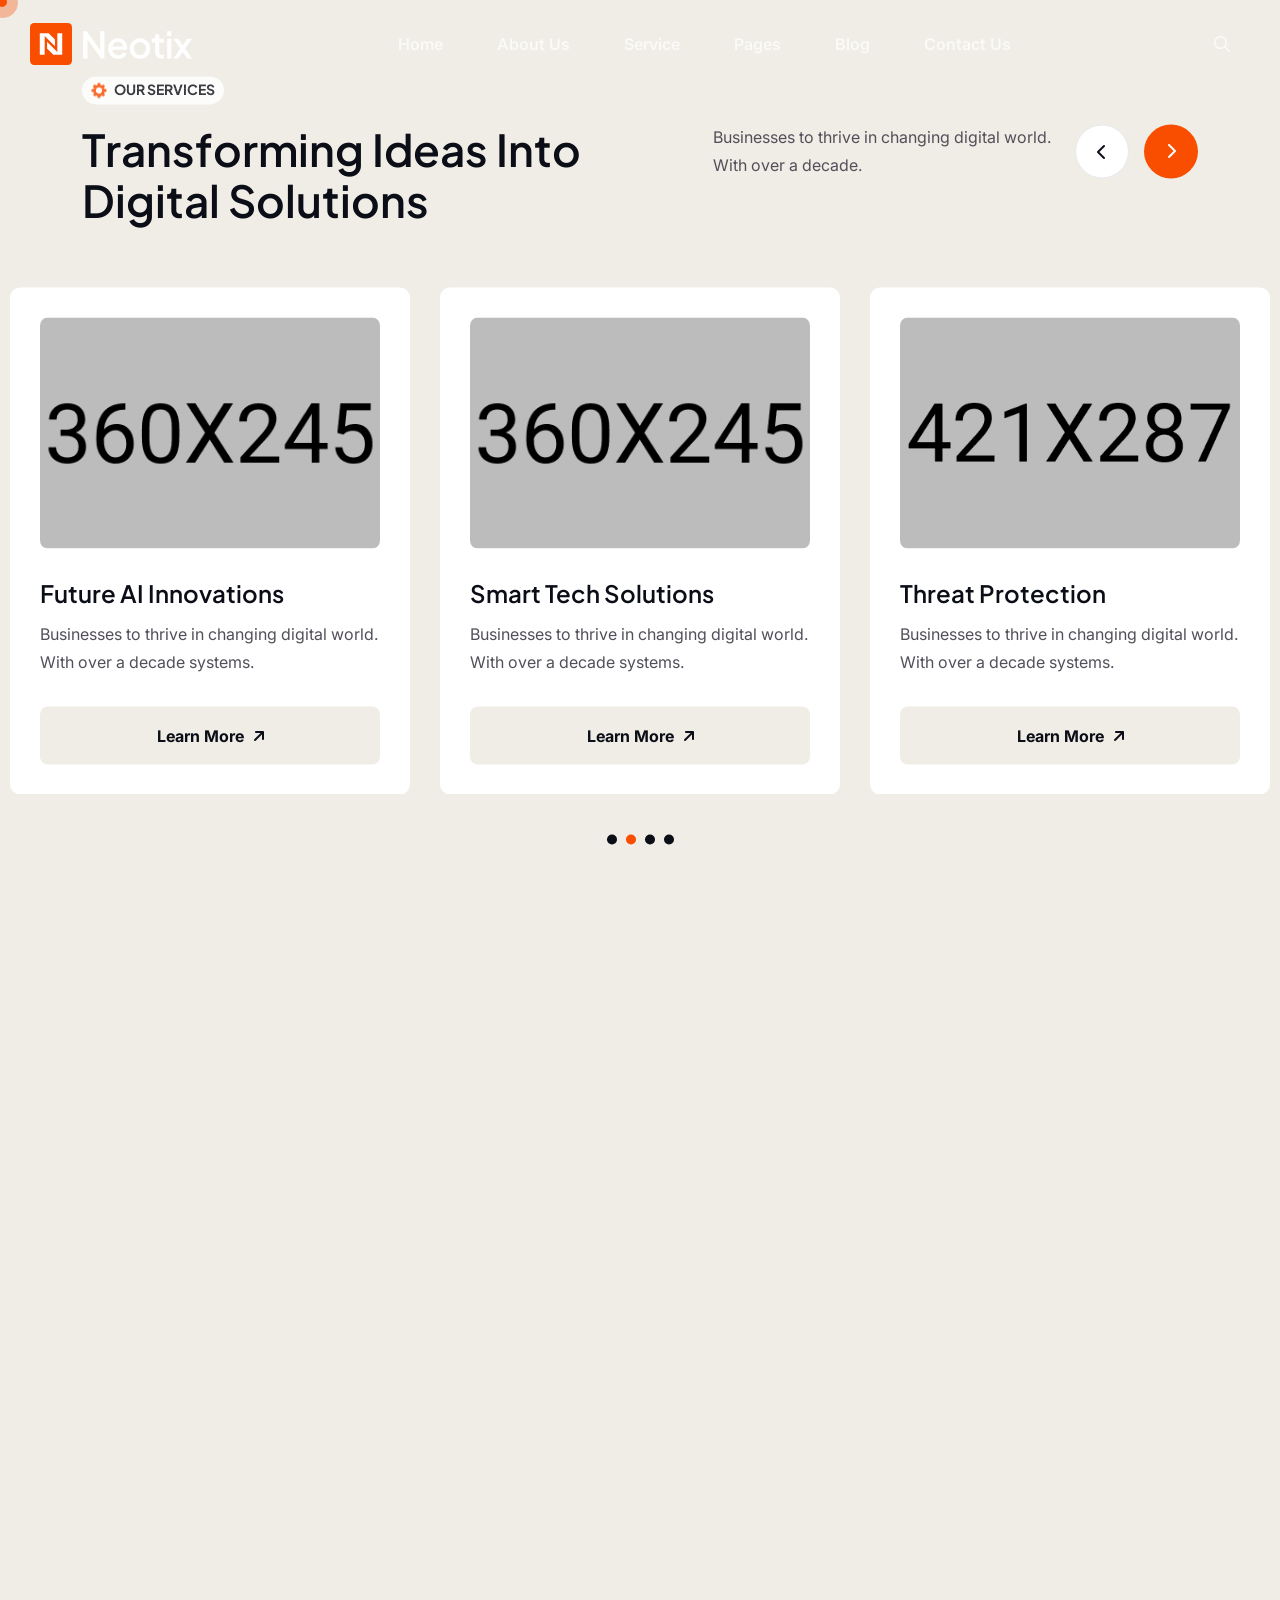
<file: buyer-file/neotix/index-3.html>
<!DOCTYPE html>
<html lang="en">
    <!--<< Header Area >>-->
    <head>
        <!-- ========== Meta Tags ========== -->
        <meta charset="UTF-8">
        <meta http-equiv="X-UA-Compatible" content="IE=edge">
        <meta name="viewport" content="width=device-width, initial-scale=1">
        <meta name="author" content="Gramentheme">
        <meta name="description" content="Brevon - Multipurpose Business HTML Template">
        <!-- ======== Page title ============ -->
        <title>Neotix - IT Service & Solution HTML Template</title>
        <!--<< Favcion >>-->
        <link rel="shortcut icon" href="assets/img/favicon.svg">
        <!--<< Bootstrap min.css >>-->
        <link rel="stylesheet" href="assets/css/bootstrap.min.css">
        <!--<< All Min Css >>-->
        <link rel="stylesheet" href="assets/css/all.min.css">
        <!--<< Animate.css >>-->
        <link rel="stylesheet" href="assets/css/animate.css">
        <!--<< Magnific Popup.css >>-->
        <link rel="stylesheet" href="assets/css/magnific-popup.css">
        <!--<< MeanMenu.css >>-->
        <link rel="stylesheet" href="assets/css/meanmenu.css">
        <!--<< Swiper Bundle.css >>-->
        <link rel="stylesheet" href="assets/css/swiper-bundle.min.css">
        <!--<< Nice Select.css >>-->
        <link rel="stylesheet" href="assets/css/nice-select.css">
        <!--<< Main.css >>-->
        <link rel="stylesheet" href="assets/css/main.css">
    </head>
    <body>

        <!-- Preloader Start -->
        <div id="preloader" class="preloader">
            <div class="animation-preloader">
                <div class="spinner">                
                </div>
                <div class="txt-loading">
                    <span data-text-preloader="N" class="letters-loading">
                        N
                    </span>
                    <span data-text-preloader="E" class="letters-loading">
                        E
                    </span>
                    <span data-text-preloader="O" class="letters-loading">
                        O
                    </span>
                    <span data-text-preloader="T" class="letters-loading">
                        T
                    </span>
                    <span data-text-preloader="I" class="letters-loading">
                        I
                    </span>
                    <span data-text-preloader="X" class="letters-loading">
                        X
                    </span>
                </div>
                <p class="text-center">Loading</p>
            </div>
            <div class="loader">
                <div class="row">
                    <div class="col-3 loader-section section-left">
                        <div class="bg"></div>
                    </div>
                    <div class="col-3 loader-section section-left">
                        <div class="bg"></div>
                    </div>
                    <div class="col-3 loader-section section-right">
                        <div class="bg"></div>
                    </div>
                    <div class="col-3 loader-section section-right">
                        <div class="bg"></div>
                    </div>
                </div>
            </div>
        </div>

        <!-- Back To Top Start -->
        <button id="back-top" class="back-to-top">
            <i class="fa-regular fa-arrow-up"></i>
        </button>

        <!-- GT MouseCursor Start -->
        <div class="mouseCursor cursor-outer"></div>
        <div class="mouseCursor cursor-inner"></div>
        <!-- Offcanvas Area Start -->
        <div class="fix-area">
            <div class="offcanvas__info">
                <div class="offcanvas__wrapper">
                    <div class="offcanvas__content">
                        <div class="offcanvas__top mb-5 d-flex justify-content-between align-items-center">
                            <div class="offcanvas__logo">
                                <a href="index.html">
                                    <img src="assets/img/logo/black-logo.svg" alt="logo-img">
                                </a>
                            </div>
                            <div class="offcanvas__close">
                                <button>
                                <i class="fas fa-times"></i>
                                </button>
                            </div>
                        </div>
                        <p class="text d-none d-xl-block">
                            Nullam dignissim, ante scelerisque the  is euismod fermentum odio sem semper the is erat, a feugiat leo urna eget eros. Duis Aenean a imperdiet risus.
                        </p>
                        <div class="mobile-menu fix mb-3"></div>
                        <div class="offcanvas__contact d-xl-block">
                            <h4 class="d-xl-block">Contact Info</h4>
                            <ul class="d-xl-block">
                                <li class="d-flex align-items-center">
                                    <div class="offcanvas__contact-icon">
                                        <i class="fal fa-map-marker-alt"></i>
                                    </div>
                                    <div class="offcanvas__contact-text">
                                        <a target="_blank" href="#">Main Street, Melbourne, Australia</a>
                                    </div>
                                </li>
                                <li class="d-flex align-items-center">
                                    <div class="offcanvas__contact-icon mr-15">
                                        <i class="fal fa-envelope"></i>
                                    </div>
                                    <div class="offcanvas__contact-text">
                                        <a href="mailto:info@example.com"><span class="mailto:info@example.com">info@example.com</span></a>
                                    </div>
                                </li>
                                <li class="d-flex align-items-center">
                                    <div class="offcanvas__contact-icon mr-15">
                                        <i class="fal fa-clock"></i>
                                    </div>
                                    <div class="offcanvas__contact-text">
                                        <a target="_blank" href="#">Mod-friday, 09am -05pm</a>
                                    </div>
                                </li>
                                <li class="d-flex align-items-center">
                                    <div class="offcanvas__contact-icon mr-15">
                                        <i class="far fa-phone"></i>
                                    </div>
                                    <div class="offcanvas__contact-text">
                                        <a href="tel:+11002345909">+11002345909</a>
                                    </div>
                                </li>
                            </ul>
                            <div class="social-icon d-flex align-items-center">
                                <a href="#"><i class="fab fa-facebook-f"></i></a>
                                <a href="#"><i class="fab fa-twitter"></i></a>
                                <a href="#"><i class="fab fa-youtube"></i></a>
                                <a href="#"><i class="fab fa-linkedin-in"></i></a>
                            </div>
                        </div>
                    </div>
                </div>
            </div>
        </div>
        <div class="offcanvas__overlay"></div>

        
       
        <!-- Header Section Start -->
        <header id="header-sticky" class="header-1 header-3 mt-0">
            <div class="container-fluid">
                <div class="mega-menu-wrapper">
                    <div class="header-main">
                        <div class="header-left">
                            <div class="logo">
                            <a href="index.html" class="header-logo">
                                <img src="assets/img/logo/white-logo.svg" alt="logo-img">
                            </a>
                            <a href="index.html" class="header-logo-2">
                                <img src="assets/img/logo/black-logo.svg" alt="logo-img">
                            </a>
                        </div>
                        </div>
                        <div class="mean__menu-wrapper">
                                <div class="main-menu">
                                    <nav id="mobile-menu">
                                        <ul>
                                            <li class="has-dropdown active menu-thumb">
                                                <a href="index.html">
                                                    Home 
                                                </a>
                                                <ul class="submenu has-homemenu">
                                                    <li>
                                                        <div class="homemenu-items">
                                                            <div class="homemenu">
                                                                <div class="homemenu-thumb">
                                                                    <img src="assets/img/header/home-1.jpg" alt="img">
                                                                    <div class="demo-button">
                                                                         <a href="index.html" class="theme-btn">
                                                                            Multi Page 
                                                                        </a>
                                                                    </div>
                                                                </div>
                                                                <div class="homemenu-content text-center">
                                                                    <h4 class="homemenu-title">
                                                                      IT Solution
                                                                    </h4>
                                                                </div>
                                                            </div>
                                                            <div class="homemenu">
                                                                <div class="homemenu-thumb mb-15">
                                                                    <img src="assets/img/header/home-2.jpg" alt="img">
                                                                    <div class="demo-button">
                                                                        <a href="index-2.html" class="theme-btn">
                                                                            Multi Page 
                                                                        </a>
                                                                    </div>
                                                                </div>
                                                                <div class="homemenu-content text-center">
                                                                    <h4 class="homemenu-title">
                                                                       IT Consulting
                                                                    </h4>
                                                                </div>
                                                            </div>
                                                            <div class="homemenu">
                                                                <div class="homemenu-thumb mb-15">
                                                                    <img src="assets/img/header/home-3.jpg" alt="img">
                                                                    <div class="demo-button">
                                                                        <a href="index-3.html" class="theme-btn">
                                                                            Multi Page 
                                                                        </a>
                                                                    </div>
                                                                </div>
                                                                <div class="homemenu-content text-center">
                                                                    <h4 class="homemenu-title">
                                                                       Cyber Security
                                                                    </h4>
                                                                </div>
                                                            </div>
                                                            <div class="homemenu">
                                                                <div class="homemenu-thumb mb-15">
                                                                    <img src="assets/img/header/home-4.jpg" alt="img">
                                                                    <div class="demo-button">
                                                                        <a href="index-4.html" class="theme-btn">
                                                                            Multi Page 
                                                                        </a>
                                                                    </div>
                                                                </div>
                                                                <div class="homemenu-content text-center">
                                                                    <h4 class="homemenu-title">
                                                                       Ai
                                                                    </h4>
                                                                </div>
                                                            </div>
                                                        </div>
                                                    </li>
                                                </ul>
                                            </li>
                                            <li class="has-dropdown active d-xl-none">
                                                <a href="index.html" class="border-none">
                                                Home
                                                </a>
                                                <ul class="submenu">
                                                    <li><a href="index.html">Home 01</a></li>
                                                    <li><a href="index-2.html">Home 02</a></li>
                                                    <li><a href="index-3.html">Home 03</a></li>
                                                    <li><a href="index-4.html">Home 04</a></li>
                                                </ul>
                                            </li>
                                             <li>
                                                <a href="about.html">About Us</a>
                                                </li>
                                                    <li class="has-dropdown">
                                                    <a href="service-details.html">
                                                        Service
                                                    </a>
                                                    <ul class="submenu">
                                                        <li><a href="service.html"> Our Service</a></li>
                                                        <li><a href="service-details.html">Service Details</a></li>
                                                    </ul>
                                                </li>
                                             <li class="has-dropdown">
                                                <a href="news-details.html">
                                                    Pages
                                                </a>
                                                <ul class="submenu">
                                                    
<li>
                                                        <a href="project-details.html">
                                                            Portfolio
                                                            <i class="fas fa-angle-right"></i>
                                                        </a>
                                                        <ul class="submenu">
                                                            <li><a href="project.html">Our Portfolio</a></li>
                                                            <li>
                                                                <a href="project-details.html">Portfolio Details</a>
                                                            </li>
                                                        </ul>
                                                    </li>
                                                    <li class="has-dropdown">
                                                        <a href="team-details.html">
                                                            Team
                                                            <i class="fas fa-angle-right"></i>
                                                        </a>
                                                        <ul class="submenu">
                                                            <li><a href="team.html">Our Team</a></li>
                                                            <li><a href="team-details.html">Team Details</a></li>
                                                        </ul>
                                                    </li>
                                                    <li><a href="pricing.html">Our Pricing</a></li>
                                                    <li><a href="faq.html">Our Faq</a></li>
                                                    <li><a href="404.html">404 Page</a></li>
                                                </ul>
                                            </li>
                                           <li>
                                                <a href="news-details.html">
                                                    Blog
                                                </a>
                                                <ul class="submenu">
                                                    <li><a href="news-grid.html">Blog Grid</a></li>
                                                    <li><a href="news.html">Blog Standard</a></li>
                                                    <li><a href="news-details.html">Blog Details</a></li>
                                                </ul>
                                            </li>
                                            <li>
                                                <a href="contact.html">Contact Us</a>
                                            </li>
                                        </ul>
                                    </nav>
                                </div>
                            </div> 
                          <div class="header-right d-flex justify-content-end align-items-center">
                            <div class="menu_search">
                                <button class="search_btn"><i class="far fa-search"></i></button>
                            </div>
                            <div class="header-btn">
                                <h6>
                                    <i class="fa-regular fa-phone-volume"></i>
                                    <a href="tel:+5284567592">+(528) 456-7592</a>
                                </h6>
                                <div class="header-button">
                                <a href="contact.html" class="theme-btn">
                                   Get In Touch <i class="fa-solid fa-arrow-up-right"></i>
                                </a>
                            </div>
                            <div class="header__hamburger d-xl-none my-auto">
                                <div class="sidebar__toggle">
                                    <i class="fas fa-bars"></i>
                                </div>
                              </div>
                            </div>
                        </div>
                    </div>
                </div>
            </div>
        </header>

        <!-- start: Search Popup -->
        <div class="search_popup">
            <div class="container">
            <div class="row">
                <div class="col-xxl-12">
                <div class="search_wrapper">
                    <div class="search_top d-flex align-items-center">
                    <div class="search_logo">
                        <a href="index.html">
                        <img src="assets/img/logo/white-logo.svg" alt="img">
                        </a>
                    </div>
                    <div class="search_close">
                        <button type="button" class="search_close_btn">
                        <i class="fa-thin fa-times"></i>
                        </button>
                    </div>
                    </div>
                    <div class="search_form">
                    <form action="#">
                        <div class="search_input">
                        <input class="search-input-field" type="text" placeholder="Type here to search...">
                        <span class="search-focus-border"></span>
                        <button type="submit">
                            <svg width="20" height="20" viewBox="0 0 20 20" fill="none" xmlns="http://www.w3.org/2000/svg">
                            <path
                                d="M9.55 18.1C14.272 18.1 18.1 14.272 18.1 9.55C18.1 4.82797 14.272 1 9.55 1C4.82797 1 1 4.82797 1 9.55C1 14.272 4.82797 18.1 9.55 18.1Z"
                                stroke="currentColor" stroke-width="1.5" stroke-linecap="round" stroke-linejoin="round" />
                            <path d="M19.0002 19.0002L17.2002 17.2002" stroke="currentColor" stroke-width="1.5"
                                stroke-linecap="round" stroke-linejoin="round" />
                            </svg>
                        </button>
                        </div>
                    </form>
                    </div>
                </div>
                </div>
            </div>
            </div>
        </div>
        <div class="search-popup-overlay"></div>

        
        <div id="smooth-wrapper">
            <div id="smooth-content">

                
                <!-- Hero Section Start -->
                <section class="hero-section hero-3 fix bg-cover" style="background-image: url(assets/img/home-3/hero-bg.jpg);">
                    <div class="container">
                        <div class="row g-4">
                            <div class="col-lg-12">
                                <div class="hero-content">
                                    <h1 class="text-anims">
                                        Trusted <br> protection for
                                        bold <span>businesses.</span>
                                    </h1>
                                    <p class="wow fadeInUp" data-wow-delay=".3s">
                                        Protect your business with advanced cybersecurity solutions designed to modern threats.
                                    </p>
                                    <div class="hero-btn text-anims">
                                         <a href="contact.html" class="theme-btn">
                                           Get started now <i class="fa-solid fa-arrow-up-right"></i>
                                        </a>
                                        <a href="contact.html" class="theme-btn style-2">
                                           Let’s talk <i class="fa-solid fa-arrow-up-right"></i>
                                        </a>
                                    </div>
                                </div>
                            </div>
                        </div>
                    </div>
                </section>

                <!-- Service Section Start -->
               <section class="service-section-3 section-padding fix">
                    <div class="container">
                         <div class="section-title-area">
                            <div class="section-title">
                                <span class="sub-title wow fadeInUp">
                                    <img src="assets/img/home-1/hero/setting.png" alt="img">
                                    Our Services
                                </span>
                                <h2 class="text-anim">
                                    Transforming Ideas Into <br> Digital Solutions
                                </h2>
                            </div>
                            <p class="text-anims">
                                Businesses to thrive in changing digital <br> world. With over a decade.
                            </p>
                            <div class="array-button text-anims">
                                <button class="array-prev"><i class="fa-solid fa-chevron-left"></i></button>
                                <button class="array-next"><i class="fa-solid fa-chevron-right"></i></button>
                            </div>
                        </div>
                    </div>
                    <div class="swiper service-slider-3">
                            <div class="swiper-wrapper">
                                <div class="swiper-slide">
                                    <div class="service-card-items-3">
                                        <div class="service-image">
                                            <img src="assets/img/home-3/service/01.jpg" alt="img">
                                        </div>
                                        <div class="service-content">
                                            <h3>
                                                <a href="service-details.html">Digital cyber security</a>
                                            </h3>
                                            <p>
                                                Businesses to thrive in changing digital world. With over a decade systems.
                                            </p>
                                            <a href="service-details.html" class="theme-btn">
                                            Learn more <i class="fa-solid fa-arrow-up-right"></i>
                                            </a>
                                        </div>
                                    </div>
                                </div>
                                <div class="swiper-slide">
                                    <div class="service-card-items-3">
                                        <div class="service-image">
                                            <img src="assets/img/home-3/service/02.jpg" alt="img">
                                        </div>
                                        <div class="service-content">
                                            <h3>
                                                <a href="service-details.html">Future AI innovations</a>
                                            </h3>
                                            <p>
                                                Businesses to thrive in changing digital world. With over a decade systems.
                                            </p>
                                            <a href="service-details.html" class="theme-btn">
                                            Learn more <i class="fa-solid fa-arrow-up-right"></i>
                                            </a>
                                        </div>
                                    </div>
                                </div>
                                <div class="swiper-slide">
                                    <div class="service-card-items-3">
                                        <div class="service-image">
                                            <img src="assets/img/home-3/service/03.jpg" alt="img">
                                        </div>
                                        <div class="service-content">
                                            <h3>
                                                <a href="service-details.html">Smart tech solutions</a>
                                            </h3>
                                            <p>
                                                Businesses to thrive in changing digital world. With over a decade systems.
                                            </p>
                                            <a href="service-details.html" class="theme-btn">
                                            Learn more <i class="fa-solid fa-arrow-up-right"></i>
                                            </a>
                                        </div>
                                    </div>
                                </div>
                                <div class="swiper-slide">
                                    <div class="service-card-items-3">
                                        <div class="service-image">
                                            <img src="assets/img/home-3/service/04.jpg" alt="img">
                                        </div>
                                        <div class="service-content">
                                            <h3>
                                                <a href="service-details.html">Threat Protection</a>
                                            </h3>
                                            <p>
                                                Businesses to thrive in changing digital world. With over a decade systems.
                                            </p>
                                            <a href="service-details.html" class="theme-btn">
                                            Learn more <i class="fa-solid fa-arrow-up-right"></i>
                                            </a>
                                        </div>
                                    </div>
                                </div>
                            </div>
                            <div class="swiper-dot">
                                <div class="dot"></div>
                            </div>
                        </div>
               </section>

               <!-- Marque Section Start -->
               <div class="marque-section-3 fix">
                    <div class="marquee">
                        <div class="marquee-group">
                            <div class="text">
                                <img src="assets/img/home-2/star.png" alt="img">
                                Digital
                            </div>
                            <div class="text">
                                <img src="assets/img/home-2/star.png" alt="img">
                                Support
                            </div>
                            <div class="text">
                                <img src="assets/img/home-2/star.png" alt="img">
                                Consulting
                            </div>
                            <div class="text">
                                <img src="assets/img/home-2/star.png" alt="img">
                                Technology
                            </div>
                            <div class="text">
                                <img src="assets/img/home-2/star.png" alt="img">
                                Innovation
                            </div>
                            <div class="text">
                                <img src="assets/img/home-2/star.png" alt="img">
                                Networking
                            </div>
                            <div class="text">
                                <img src="assets/img/home-2/star.png" alt="img">
                                Software
                            </div>
                        </div>
                        <div class="marquee-group">
                            <div class="text">
                                <img src="assets/img/home-2/star.png" alt="img">
                                Digital
                            </div>
                            <div class="text">
                                <img src="assets/img/home-2/star.png" alt="img">
                                Support
                            </div>
                            <div class="text">
                                <img src="assets/img/home-2/star.png" alt="img">
                                Consulting
                            </div>
                            <div class="text">
                                <img src="assets/img/home-2/star.png" alt="img">
                                Technology
                            </div>
                            <div class="text">
                                <img src="assets/img/home-2/star.png" alt="img">
                                Innovation
                            </div>
                            <div class="text">
                                <img src="assets/img/home-2/star.png" alt="img">
                                Networking
                            </div>
                            <div class="text">
                                <img src="assets/img/home-2/star.png" alt="img">
                                Software
                            </div>
                        </div>
                        <div class="marquee-group">
                            <div class="text">
                                <img src="assets/img/home-2/star.png" alt="img">
                                Digital
                            </div>
                            <div class="text">
                                <img src="assets/img/home-2/star.png" alt="img">
                                Support
                            </div>
                            <div class="text">
                                <img src="assets/img/home-2/star.png" alt="img">
                                Consulting
                            </div>
                            <div class="text">
                                <img src="assets/img/home-2/star.png" alt="img">
                                Technology
                            </div>
                            <div class="text">
                                <img src="assets/img/home-2/star.png" alt="img">
                                Innovation
                            </div>
                            <div class="text">
                                <img src="assets/img/home-2/star.png" alt="img">
                                Networking
                            </div>
                            <div class="text">
                                <img src="assets/img/home-2/star.png" alt="img">
                                Software
                            </div>
                        </div>
                        <div class="marquee-group">
                            <div class="text">
                                <img src="assets/img/home-2/star.png" alt="img">
                                Digital
                            </div>
                            <div class="text">
                                <img src="assets/img/home-2/star.png" alt="img">
                                Support
                            </div>
                            <div class="text">
                                <img src="assets/img/home-2/star.png" alt="img">
                                Consulting
                            </div>
                            <div class="text">
                                <img src="assets/img/home-2/star.png" alt="img">
                                Technology
                            </div>
                            <div class="text">
                                <img src="assets/img/home-2/star.png" alt="img">
                                Innovation
                            </div>
                            <div class="text">
                                <img src="assets/img/home-2/star.png" alt="img">
                                Networking
                            </div>
                            <div class="text">
                                <img src="assets/img/home-2/star.png" alt="img">
                                Software
                            </div>
                        </div>
                        <div class="marquee-group">
                            <div class="text">
                                <img src="assets/img/home-2/star.png" alt="img">
                                Digital
                            </div>
                            <div class="text">
                                <img src="assets/img/home-2/star.png" alt="img">
                                Support
                            </div>
                            <div class="text">
                                <img src="assets/img/home-2/star.png" alt="img">
                                Consulting
                            </div>
                            <div class="text">
                                <img src="assets/img/home-2/star.png" alt="img">
                                Technology
                            </div>
                            <div class="text">
                                <img src="assets/img/home-2/star.png" alt="img">
                                Innovation
                            </div>
                            <div class="text">
                                <img src="assets/img/home-2/star.png" alt="img">
                                Networking
                            </div>
                            <div class="text">
                                <img src="assets/img/home-2/star.png" alt="img">
                                Software
                            </div>
                        </div>
                    </div>
               </div>

               <!-- About Section Start -->
               <section class="about-section-3 section-padding fix">
                    <div class="container">
                        <div class="about-wrapper-3">
                            <div class="row g-4 align-items-center">
                                <div class="col-lg-6">
                                    <div class="about-image">
                                        <img data-speed=".8" src="assets/img/home-3/about.jpg" alt="img">
                                    </div>
                                </div>
                                <div class="col-lg-6">
                                    <div class="about-content">
                                        <div class="section-title mb-0">
                                            <span class="sub-title wow fadeInUp">
                                                <img src="assets/img/home-1/hero/setting.png" alt="img">
                                                About Our Company
                                            </span>
                                            <h2 class="text-anim">
                                                Driving Innovation With <br> Smart Solutions.
                                            </h2>
                                        </div>
                                        <p class="text text-anims">
                                            We are a results-driven IT consulting team helping businesses unlock efficiency, scale operations, and improve customer experience. From strategic planning to full-cycle development
                                        </p>
                                        <div class="progress-item text-anims">
                                            <div class="pro-items">
                                                <div class="pro-head">
                                                    <span class="point">
                                                        82%
                                                    </span>
                                                    <h6 class="title">
                                                        Business Problem Solving
                                                    </h6>
                                                </div>
                                                <div class="progress">
                                                    <div class="progress-value"></div>
                                                </div>
                                            </div>
                                            <div class="pro-items">
                                                <div class="pro-head">
                                                    <span class="point">
                                                        98%
                                                    </span>
                                                    <h6 class="title">
                                                        Business Problem Solving
                                                    </h6>
                                                </div>
                                                <div class="progress">
                                                    <div class="progress-value style-two"></div>
                                                </div>
                                            </div>
                                        </div>
                                        <div class="about-button-item wow fadeInUp" data-wow-delay=".3s">
                                            <div class="about-button">
                                                <a href="about.html" class="theme-btn">
                                                  Know more us <i class="fa-solid fa-arrow-up-right"></i>
                                                </a>
                                            </div>
                                            <div class="call-button">
                                               <i class="fa-solid fa-phone-volume"></i> Free Call Here!
                                            </div>
                                        </div>
                                    </div>
                                </div>
                            </div>
                        </div>
                    </div>
               </section>

               <!-- Feature Section-3 Start -->
               <section class="feature-section-3 section-padding fix pt-0">
                  <div class="container">
                    <div class="section-title-area">
                        <div class="section-title mb-0">
                            <span class="sub-title wow fadeInUp">
                                <img src="assets/img/home-1/hero/setting.png" alt="img">
                                Our Key Features
                            </span>
                            <h2 class="text-anim">
                                Elevating Your Business <br> With Next-Level Features
                            </h2>
                        </div>
                        <p class="text-anims">
                            We are a results-driven IT consulting team helping businesses unlock efficiency, scale operations, and improve customer experience. From strategic planning to full-cycle development
                        </p>
                    </div>
                      <div class="row">
                          <div class="col-lg-6 col-md-6 text-anims">
                              <div class="feature-card-items-3">
                                  <div class="icon">
                                      <img src="assets/img/home-3/icon/01.svg" alt="img">
                                  </div>
                                  <div class="content">
                                    <h3>Threat detection</h3>
                                    <p>
                                        Early identification of suspicious activities across your system. Our intelligent monitoring engine constantly scans networks and endpoints to detect malware.
                                    </p>
                                </div>
                              </div>
                          </div>
                          <div class="col-lg-6 col-md-6 text-anims">
                              <div class="feature-card-items-3">
                                  <div class="icon">
                                      <img src="assets/img/home-3/icon/02.svg" alt="img">
                                  </div>
                                  <div class="content">
                                    <h3>Data encryption</h3>
                                    <p>
                                        Protect sensitive data with enterprise-grade encryption. We secure every file, transaction, and communication channel so your information stays unreadable.
                                    </p>
                                </div>
                              </div>
                          </div>
                          <div class="col-lg-6 col-md-6 text-anims">
                              <div class="feature-card-items-3">
                                  <div class="icon">
                                      <img src="assets/img/home-3/icon/03.svg" alt="img">
                                  </div>
                                  <div class="content">
                                    <h3>Vulnerability management</h3>
                                    <p>
                                        Stay ahead of cyber risks with automated vulnerability scanning and patching. We identify system weaknesses, outdated software, and potential.
                                    </p>
                                </div>
                              </div>
                          </div>
                          <div class="col-lg-6 col-md-6 text-anims">
                              <div class="feature-card-items-3">
                                  <div class="icon">
                                      <img src="assets/img/home-3/icon/04.svg" alt="img">
                                  </div>
                                  <div class="content">
                                    <h3>Access control</h3>
                                    <p>
                                        Define who gets access to what—with precision. Our advanced access control system uses multi-factor authentication, role-based permissions, and continuous.
                                    </p>
                                </div>
                              </div>
                          </div>
                      </div>
                  </div>
               </section>

               <!-- Pricing Section-3 Start -->
               <section class="pricing-section-3 section-padding fix bg-cover" style="background-image: url(assets/img/home-3/pricing-bg.jpg);">
                  <div class="container">
                    <div class="section-title text-center">
                        <span class="sub-title text-white style-2 wow fadeInUp">
                            <img src="assets/img/home-1/hero/setting.png" alt="img">
                            Pricing Plan
                        </span>
                        <h2 class="text-white text-anim">
                            Our Flexible Pricing Plan
                        </h2>
                      </div>
                      <div class="nav-top">
                        <ul class="nav wow fadeInUp" data-wow-delay=".3s">
                            <li class="nav-item">
                                <a href="#annualy" data-bs-toggle="tab" class="nav-link">
                                    Monthly
                                </a>
                            </li>
                            <li class="nav-item">
                                <a href="#mounth" data-bs-toggle="tab" class="nav-link active">
                                    yearly
                                </a>
                            </li>
                        </ul>
                      </div>
                      <div class="tab-content">
                           <div id="annualy" class="tab-pane fade">
                               <div class="row">
                                <div class="col-xl-4 col-lg-6 col-md-6">
                                    <div class="pricing-card-items-3">
                                        <div class="nexella-hover-bx hover-bx"></div>
                                        <div class="nexella-hover-bx hover-bx2"></div>
                                        <div class="nexella-hover-bx hover-bx3"></div>
                                        <div class="nexella-hover-bx hover-bx4"></div>
                                        <div class="pricing-header">
                                            <h3>Starter</h3>
                                            <h2>$199 <span>/month</span></h2>
                                            <p>
                                                For businesses ready to level up their digital presence with a professional.
                                            </p>
                                        </div>
                                        <ul class="pricing-list">
                                            <li>
                                                <i class="fa-solid fa-arrow-up-right"></i>
                                                Basic IT support
                                            </li>
                                            <li>
                                                <i class="fa-solid fa-arrow-up-right"></i>
                                                Uptime monitoring
                                            </li>
                                            <li>
                                                <i class="fa-solid fa-arrow-up-right"></i>
                                                Email priority help
                                            </li>
                                            <li>
                                                <i class="fa-solid fa-arrow-up-right"></i>
                                                Small fixes included
                                            </li>
                                            <li>
                                                <i class="fa-solid fa-arrow-up-right"></i>
                                                Team Q& A session
                                            </li>
                                        </ul>
                                        <a href="pricing.html" class="theme-btn">
                                            Get started today <i class="fa-solid fa-arrow-up-right"></i>
                                        </a>
                                    </div>
                                </div>
                                <div class="col-xl-4 col-lg-6 col-md-6">
                                    <div class="pricing-card-items-3">
                                        <div class="nexella-hover-bx hover-bx"></div>
                                        <div class="nexella-hover-bx hover-bx2"></div>
                                        <div class="nexella-hover-bx hover-bx3"></div>
                                        <div class="nexella-hover-bx hover-bx4"></div>
                                        <div class="pricing-header">
                                            <h3>Essential</h3>
                                            <h2>$799 <span>/month</span></h2>
                                            <p>
                                                For businesses ready to level up their digital presence with a professional.
                                            </p>
                                        </div>
                                        <ul class="pricing-list">
                                            <li>
                                                <i class="fa-solid fa-arrow-up-right"></i>
                                                Advanced tech support
                                            </li>
                                            <li>
                                                <i class="fa-solid fa-arrow-up-right"></i>
                                                Full infra audit
                                            </li>
                                            <li>
                                                <i class="fa-solid fa-arrow-up-right"></i>
                                                24/7 monitoring
                                            </li>
                                            <li>
                                                <i class="fa-solid fa-arrow-up-right"></i>
                                                Cloud optimization
                                            </li>
                                            <li>
                                                <i class="fa-solid fa-arrow-up-right"></i>
                                                Disaster plan setup
                                            </li>
                                        </ul>
                                        <a href="pricing.html" class="theme-btn">
                                            Get started today <i class="fa-solid fa-arrow-up-right"></i>
                                        </a>
                                    </div>
                                </div>
                                <div class="col-xl-4 col-lg-6 col-md-6">
                                    <div class="pricing-card-items-3">
                                        <div class="nexella-hover-bx hover-bx"></div>
                                        <div class="nexella-hover-bx hover-bx2"></div>
                                        <div class="nexella-hover-bx hover-bx3"></div>
                                        <div class="nexella-hover-bx hover-bx4"></div>
                                        <div class="pricing-header">
                                            <h3>Professional</h3>
                                            <h2>$2,800 <span>/month</span></h2>
                                            <p>
                                                For businesses ready to level up their digital presence with a professional.
                                            </p>
                                        </div>
                                        <ul class="pricing-list">
                                            <li>
                                                <i class="fa-solid fa-arrow-up-right"></i>
                                                Basic IT support
                                            </li>
                                            <li>
                                                <i class="fa-solid fa-arrow-up-right"></i>
                                                Uptime monitoring
                                            </li>
                                            <li>
                                                <i class="fa-solid fa-arrow-up-right"></i>
                                                Email priority help
                                            </li>
                                            <li>
                                                <i class="fa-solid fa-arrow-up-right"></i>
                                                Small fixes included
                                            </li>
                                            <li>
                                                <i class="fa-solid fa-arrow-up-right"></i>
                                                Team Q& A session
                                            </li>
                                        </ul>
                                        <a href="pricing.html" class="theme-btn">
                                            Get started today <i class="fa-solid fa-arrow-up-right"></i>
                                        </a>
                                    </div>
                                </div>
                              </div>
                           </div>
                            <div id="mounth" class="tab-pane fade show active">
                                <div class="row">
                                    <div class="col-xl-4 col-lg-6 col-md-6">
                                        <div class="pricing-card-items-3">
                                            <div class="nexella-hover-bx hover-bx"></div>
                                            <div class="nexella-hover-bx hover-bx2"></div>
                                            <div class="nexella-hover-bx hover-bx3"></div>
                                            <div class="nexella-hover-bx hover-bx4"></div>
                                            <div class="pricing-header">
                                                <h3>Starter</h3>
                                                <h2>$199 <span>/month</span></h2>
                                                <p>
                                                    For businesses ready to level up their digital presence with a professional.
                                                </p>
                                            </div>
                                            <ul class="pricing-list">
                                                <li>
                                                    <i class="fa-solid fa-arrow-up-right"></i>
                                                    Basic IT support
                                                </li>
                                                <li>
                                                    <i class="fa-solid fa-arrow-up-right"></i>
                                                    Uptime monitoring
                                                </li>
                                                <li>
                                                    <i class="fa-solid fa-arrow-up-right"></i>
                                                    Email priority help
                                                </li>
                                                <li>
                                                    <i class="fa-solid fa-arrow-up-right"></i>
                                                    Small fixes included
                                                </li>
                                                <li>
                                                    <i class="fa-solid fa-arrow-up-right"></i>
                                                    Team Q& A session
                                                </li>
                                            </ul>
                                            <a href="pricing.html" class="theme-btn">
                                                Get started today <i class="fa-solid fa-arrow-up-right"></i>
                                            </a>
                                        </div>
                                    </div>
                                    <div class="col-xl-4 col-lg-6 col-md-6">
                                        <div class="pricing-card-items-3">
                                            <div class="nexella-hover-bx hover-bx"></div>
                                            <div class="nexella-hover-bx hover-bx2"></div>
                                            <div class="nexella-hover-bx hover-bx3"></div>
                                            <div class="nexella-hover-bx hover-bx4"></div>
                                            <div class="pricing-header">
                                                <h3>Essential</h3>
                                                <h2>$799 <span>/month</span></h2>
                                                <p>
                                                    For businesses ready to level up their digital presence with a professional.
                                                </p>
                                            </div>
                                            <ul class="pricing-list">
                                                <li>
                                                    <i class="fa-solid fa-arrow-up-right"></i>
                                                    Advanced tech support
                                                </li>
                                                <li>
                                                    <i class="fa-solid fa-arrow-up-right"></i>
                                                    Full infra audit
                                                </li>
                                                <li>
                                                    <i class="fa-solid fa-arrow-up-right"></i>
                                                    24/7 monitoring
                                                </li>
                                                <li>
                                                    <i class="fa-solid fa-arrow-up-right"></i>
                                                    Cloud optimization
                                                </li>
                                                <li>
                                                    <i class="fa-solid fa-arrow-up-right"></i>
                                                    Disaster plan setup
                                                </li>
                                            </ul>
                                            <a href="pricing.html" class="theme-btn">
                                                Get started today <i class="fa-solid fa-arrow-up-right"></i>
                                            </a>
                                        </div>
                                    </div>
                                    <div class="col-xl-4 col-lg-6 col-md-6">
                                        <div class="pricing-card-items-3">
                                            <div class="nexella-hover-bx hover-bx"></div>
                                            <div class="nexella-hover-bx hover-bx2"></div>
                                            <div class="nexella-hover-bx hover-bx3"></div>
                                            <div class="nexella-hover-bx hover-bx4"></div>
                                            <div class="pricing-header">
                                                <h3>Professional</h3>
                                                <h2>$2,800 <span>/month</span></h2>
                                                <p>
                                                    For businesses ready to level up their digital presence with a professional.
                                                </p>
                                            </div>
                                            <ul class="pricing-list">
                                                <li>
                                                    <i class="fa-solid fa-arrow-up-right"></i>
                                                    Basic IT support
                                                </li>
                                                <li>
                                                    <i class="fa-solid fa-arrow-up-right"></i>
                                                    Uptime monitoring
                                                </li>
                                                <li>
                                                    <i class="fa-solid fa-arrow-up-right"></i>
                                                    Email priority help
                                                </li>
                                                <li>
                                                    <i class="fa-solid fa-arrow-up-right"></i>
                                                    Small fixes included
                                                </li>
                                                <li>
                                                    <i class="fa-solid fa-arrow-up-right"></i>
                                                    Team Q& A session
                                                </li>
                                            </ul>
                                            <a href="pricing.html" class="theme-btn">
                                                Get started today <i class="fa-solid fa-arrow-up-right"></i>
                                            </a>
                                        </div>
                                    </div>
                                </div>
                            </div>
                      </div>
                  </div>
               </section>

               <!-- Testimonial Section-3 Start -->
               <section class="testimonial-section-3 section-padding fix">
                <div class="container">
                    <div class="section-title text-center">
                        <span class="sub-title wow fadeInUp">
                            <img src="assets/img/home-1/hero/setting.png" alt="img">
                            CLIETS TESTIMONIALS
                        </span>
                        <h2 class="text-anim">
                            Building Strong Relationships <br> Through Results
                        </h2>
                    </div>
                    <div class="testimonial-wrapper-3">
                        <div class="row g-4">
                            <div class="col-lg-6">
                                <div class="testimonial-thumb">
                                    <img data-speed=".8" src="assets/img/home-3/testimonial.jpg" alt="img">
                                </div>
                            </div>
                            <div class="col-lg-6">
                                <div class="testimonial-box-3">
                                    <div class="swiper testimonial-slider-2">
                                        <div class="swiper-wrapper">
                                            <div class="swiper-slide">
                                                <div class="testimonial-content-3">
                                                    <div class="star">
                                                        <i class="fa-solid fa-star-sharp"></i>
                                                        <i class="fa-solid fa-star-sharp"></i>
                                                        <i class="fa-solid fa-star-sharp"></i>
                                                        <i class="fa-solid fa-star-sharp"></i>
                                                        <i class="fa-solid fa-star-half-stroke"></i>
                                                    </div>
                                                    <p>
                                                        “Your work shows clear effort, thoughtful structure, and strong attention to detail. The overall presentation feels polished, but tightening consistency and enhancing clarity could make it even stronger. With a few refinements, final result will be more impactful and professional.”
                                                    </p>
                                                    <div class="info-item">
                                                        <img src="assets/img/home-1/client-1.jpg" alt="img">
                                                        <div class="content">
                                                            <h4>Dianne Russell</h4>
                                                            <span>Brand Manager</span>
                                                        </div>
                                                    </div>
                                                </div>
                                            </div>
                                            <div class="swiper-slide">
                                                <div class="testimonial-content-3">
                                                    <div class="star">
                                                        <i class="fa-solid fa-star-sharp"></i>
                                                        <i class="fa-solid fa-star-sharp"></i>
                                                        <i class="fa-solid fa-star-sharp"></i>
                                                        <i class="fa-solid fa-star-sharp"></i>
                                                        <i class="fa-solid fa-star-half-stroke"></i>
                                                    </div>
                                                    <p>
                                                        “Your work shows clear effort, thoughtful structure, and strong attention to detail. The overall presentation feels polished, but tightening consistency and enhancing clarity could make it even stronger. With a few refinements, final result will be more impactful and professional.”
                                                    </p>
                                                    <div class="info-item">
                                                        <img src="assets/img/home-1/client-1.jpg" alt="img">
                                                        <div class="content">
                                                            <h4>Dianne Russell</h4>
                                                            <span>Brand Manager</span>
                                                        </div>
                                                    </div>
                                                </div>
                                            </div>
                                            <div class="swiper-slide">
                                                <div class="testimonial-content-3">
                                                    <div class="star">
                                                        <i class="fa-solid fa-star-sharp"></i>
                                                        <i class="fa-solid fa-star-sharp"></i>
                                                        <i class="fa-solid fa-star-sharp"></i>
                                                        <i class="fa-solid fa-star-sharp"></i>
                                                        <i class="fa-solid fa-star-half-stroke"></i>
                                                    </div>
                                                    <p>
                                                        “Your work shows clear effort, thoughtful structure, and strong attention to detail. The overall presentation feels polished, but tightening consistency and enhancing clarity could make it even stronger. With a few refinements, final result will be more impactful and professional.”
                                                    </p>
                                                    <div class="info-item">
                                                        <img src="assets/img/home-1/client-1.jpg" alt="img">
                                                        <div class="content">
                                                            <h4>Dianne Russell</h4>
                                                            <span>Brand Manager</span>
                                                        </div>
                                                    </div>
                                                </div>
                                            </div>
                                        </div>
                                        <div class="swiper-dot">
                                        <div class="dot"></div>
                                    </div>
                                    </div>
                                </div>
                            </div>
                        </div>
                    </div>
                </div>
               </section>

               <!-- Faq Section-3 Start -->
               <section class="faq-section fix">
                   <div class="container">
                       <div class="faq-wrapper-3">
                           <div class="row g-4">
                                <div class="col-lg-4">
                                    <div class="faq-content">
                                        <div class="section-title mb-0">
                                            <span class="sub-title wow fadeInUp">
                                                <img src="assets/img/home-1/hero/setting.png" alt="img">
                                                Our Faq
                                            </span>
                                            <h2 class="text-anim">
                                                FAQ
                                            </h2>
                                        </div>
                                        <p class="text wow fadeInUp" data-wow-delay=".3s">
                                            We are a results-driven IT consulting team helping businesses unlock efficiency.
                                        </p>
                                        <a href="contact.html" class="link-btn wow fadeInUp" data-wow-delay=".5s">
                                            Contact us
                                            <i class="fa-solid fa-arrow-up-right"></i>
                                        </a>
                                    </div>
                                </div>
                                <div class="col-lg-8">
                                    <div class="faq-items-3">
                                        <div class="accordion" id="accordionExample">
                                            <div class="accordion-item wow fadeInUp" data-wow-delay=".3s">
                                                <h2 class="accordion-header" id="headingOne">
                                                    <button class="accordion-button" type="button" data-bs-toggle="collapse"
                                                        data-bs-target="#collapseOne" aria-expanded="true" aria-controls="collapseOne">
                                                    1.  What services does an IT solutions company provide?
                                                    </button>
                                                </h2>
                                                <div id="collapseOne" class="accordion-collapse collapse show"
                                                    aria-labelledby="headingOne" data-bs-parent="#accordionExample" role="region">
                                                    <div class="accordion-body">
                                                        <p>
                                                        IT solution companies offer services like software development, website design, cloud solutions, cybersecurity, IT consulting, network setup, server management, and ongoing technical support. IT solution companies offer services like software development, website design, cloud solutions, cybersecurity, IT consulting, network setup, server management, and ongoing technical support.
                                                        </p>
                                                    </div>
                                                </div>
                                            </div>
                                            <div class="accordion-item wow fadeInUp" data-wow-delay=".5s">
                                                <h2 class="accordion-header" id="headingTwo">
                                                    <button class="accordion-button collapsed" type="button" data-bs-toggle="collapse"
                                                        data-bs-target="#collapseTwo" aria-expanded="false" aria-controls="collapseTwo">
                                                        2. Why does my business need IT support?
                                                    </button>
                                                </h2>
                                                <div id="collapseTwo" class="accordion-collapse collapse" aria-labelledby="headingTwo"
                                                    data-bs-parent="#accordionExample" role="region">
                                                    <div class="accordion-body">
                                                        <p>
                                                        IT solution companies offer services like software development, website design, cloud solutions, cybersecurity, IT consulting, network setup, server management, and ongoing technical support. IT solution companies offer services like software development, website design, cloud solutions, cybersecurity, IT consulting, network setup, server management, and ongoing technical support.
                                                        </p>
                                                    </div>
                                                </div>
                                            </div>
                                            <div class="accordion-item wow fadeInUp" data-wow-delay=".7s">
                                                <h2 class="accordion-header" id="headingthree">
                                                    <button class="accordion-button collapsed" type="button" data-bs-toggle="collapse"
                                                        data-bs-target="#collapsethree" aria-expanded="false"
                                                        aria-controls="collapsethree">
                                                        3. How can IT solutions improve my business productivity?
                                                    </button>
                                                </h2>
                                                <div id="collapsethree" class="accordion-collapse collapse"
                                                    aria-labelledby="headingthree" data-bs-parent="#accordionExample" role="region">
                                                    <div class="accordion-body">
                                                        <p>
                                                            IT solution companies offer services like software development, website design, cloud solutions, cybersecurity, IT consulting, network setup, server management, and ongoing technical support. IT solution companies offer services like software development, website design, cloud solutions, cybersecurity, IT consulting, network setup, server management, and ongoing technical support.
                                                        </p>
                                                    </div>
                                                </div>
                                            </div>
                                            <div class="accordion-item wow fadeInUp" data-wow-delay=".3s">
                                                <h2 class="accordion-header" id="headingfour">
                                                    <button class="accordion-button collapsed" type="button" data-bs-toggle="collapse"
                                                        data-bs-target="#collapsefour" aria-expanded="false"
                                                        aria-controls="collapsefour">
                                                        4. What is cloud computing, and how can it help my business?
                                                    </button>
                                                </h2>
                                                <div id="collapsefour" class="accordion-collapse collapse" aria-labelledby="headingfour"
                                                    data-bs-parent="#accordionExample" role="region">
                                                    <div class="accordion-body">
                                                        <p>
                                                    IT solution companies offer services like software development, website design, cloud solutions, cybersecurity, IT consulting, network setup, server management, and ongoing technical support. IT solution companies offer services like software development, website design, cloud solutions, cybersecurity, IT consulting, network setup, server management, and ongoing technical support.
                                                        </p>
                                                    </div>
                                                </div>
                                            </div>
                                            <div class="accordion-item mb-0 wow fadeInUp" data-wow-delay=".3s">
                                                <h2 class="accordion-header" id="headingfive">
                                                    <button class="accordion-button collapsed" type="button" data-bs-toggle="collapse"
                                                        data-bs-target="#collapsefive" aria-expanded="false"
                                                        aria-controls="collapsefive">
                                                        5. How do you protect my business from cyber threats?
                                                    </button>
                                                </h2>
                                                <div id="collapsefive" class="accordion-collapse collapse" aria-labelledby="headingfive"
                                                    data-bs-parent="#accordionExample" role="region">
                                                    <div class="accordion-body">
                                                        <p>
                                                    IT solution companies offer services like software development, website design, cloud solutions, cybersecurity, IT consulting, network setup, server management, and ongoing technical support. IT solution companies offer services like software development, website design, cloud solutions, cybersecurity, IT consulting, network setup, server management, and ongoing technical support.
                                                        </p>
                                                    </div>
                                                </div>
                                            </div>
                                        </div>
                                    </div>
                                </div>
                           </div>
                       </div>
                   </div>
               </section>

               <!-- News Section Start -->
               <section class="news-section-3 section-padding fix">
                   <div class="container">
                    <div class="section-title text-center">
                        <span class="sub-title wow fadeInUp">
                            <img src="assets/img/home-1/hero/setting.png" alt="img">
                            Explore our blogs 
                        </span>
                        <h2 class="text-anim">
                            Strategic Services Ideal <br> For Businesses.
                        </h2>
                    </div>
                      <div class="news-wrapper">
                        <div class="swiper news-slider">
                          <div class="swiper-wrapper">
                            <div class="swiper-slide">
                                <div class="news-card-items-3">
                                    <div class="news-image">
                                        <img src="assets/img/home-1/news/07.jpg" alt="img">
                                        <img src="assets/img/home-1/news/07.jpg" alt="img">
                                    </div>
                                    <div class="news-content">
                                        <div class="list">
                                            <span class="style-2">Security</span>
                                            <span> November 30, 2025</span>
                                        </div>
                                        <h3>
                                            <a href="news-details.html">The Role of Automation <br> in Enhancing Customer Support</a>
                                        </h3>
                                        <a href="news-details.html" class="theme-btn">
                                            Read More <i class="fa-regular fa-arrow-up-right"></i>
                                        </a>
                                    </div>
                                </div>
                            </div>
                            <div class="swiper-slide">
                                <div class="news-card-items-3">
                                    <div class="news-image">
                                        <img src="assets/img/home-1/news/08.jpg" alt="img">
                                        <img src="assets/img/home-1/news/08.jpg" alt="img">
                                    </div>
                                    <div class="news-content">
                                        <div class="list">
                                            <span class="style-2">Security</span>
                                            <span> November 30, 2025</span>
                                        </div>
                                        <h3>
                                            <a href="news-details.html">How Custom IT Solutions <br> Improve Customer Experience</a>
                                        </h3>
                                        <a href="news-details.html" class="theme-btn">
                                            Read More <i class="fa-regular fa-arrow-up-right"></i>
                                        </a>
                                    </div>
                                </div>
                            </div>
                            <div class="swiper-slide">
                                <div class="news-card-items-3">
                                    <div class="news-image">
                                        <img src="assets/img/home-1/news/09.jpg" alt="img">
                                        <img src="assets/img/home-1/news/09.jpg" alt="img">
                                    </div>
                                    <div class="news-content">
                                        <div class="list">
                                            <span class="style-2">Security</span>
                                            <span> November 30, 2025</span>
                                        </div>
                                        <h3>
                                            <a href="news-details.html">
                                                Why Customer Experience <br> Is Critical for Modern Businesses
                                            </a>
                                        </h3>
                                        <a href="news-details.html" class="theme-btn">
                                            Read More <i class="fa-regular fa-arrow-up-right"></i>
                                        </a>
                                    </div>
                                </div>
                            </div>
                            <div class="swiper-slide">
                                <div class="news-card-items-3">
                                    <div class="news-image">
                                        <img src="assets/img/home-1/news/10.jpg" alt="img">
                                        <img src="assets/img/home-1/news/10.jpg" alt="img">
                                    </div>
                                    <div class="news-content">
                                        <div class="list">
                                            <span class="style-2">Security</span>
                                            <span> November 30, 2025</span>
                                        </div>
                                        <h3>
                                            <a href="news-details.html">
                                                Why Every Business Needs a <br> Customer-Focused IT Strategy
                                            </a>
                                        </h3>
                                        <a href="news-details.html" class="theme-btn">
                                            Read More <i class="fa-regular fa-arrow-up-right"></i>
                                        </a>
                                    </div>
                                </div>
                            </div>
                        </div>
                      </div>
                      </div>
                      <div class="swiper-dot">
                            <div class="dot2"></div>
                        </div>
                   </div>
               </section>

              <!-- Contact Section-3 Start -->
               <section class="contact-section-3 section-padding fix bg-cover" style="background-image: url(assets/img/home-3/contact.jpg);">
                    <div class="container">
                        <div class="contact-us-wrapper">
                            <div class="row g-4">
                                <div class="col-lg-5">
                                    <div class="contact-content">
                                        <div class="section-title mb-0">
                                            <span class="sub-title text-white style-2 wow fadeInUp">
                                                <img src="assets/img/home-1/hero/setting.png" alt="img">
                                                Get in Touch
                                            </span>
                                            <h2 class="text-white text-anim">
                                                Secure Your Business—Reach Out To Our Team Member.
                                            </h2>
                                        </div>
                                        <div class="contact-left-item">
                                            <div class="content">
                                                <h4>New York</h4>
                                                <h6>
                                                    United States —350 Fifth Avenu <br> 21st Floor New York, NY 10118
                                                </h6>
                                                <h6 class="color-1">
                                                    <a href="mailto:support@neotix.com">support@neotix.com</a>
                                                </h6>
                                                <h6 class="mb-0 tm-color">
                                                    <a href="tel:+8666123-3562">+8 666 123-3562</a>
                                                </h6>
                                            </div>
                                            <div class="content style-2">
                                                <h4>Los Angeles</h4>
                                                <h6>
                                                    United States —350 Fifth Avenu <br> 21st Floor New York, NY 10118
                                                </h6>
                                                <h6 class="color-1">
                                                    <a href="mailto:support@neotix.com">support@neotix.com</a>
                                                </h6>
                                                <h6 class="mb-0 tm-color">
                                                    <a href="tel:+8666123-3562">+8 666 123-3562</a>
                                                </h6>
                                            </div>
                                        </div>
                                        <p>
                                            We are a results-driven IT consulting team helping businesses unlock efficiency.
                                        </p>
                                        <a href="contact.html" class="link-btn">
                                            Contact us
                                            <i class="fa-solid fa-arrow-up-right"></i>
                                        </a>
                                    </div>
                                </div>
                                <div class="col-lg-7">
                                    <div class="contact-box text-anims">
                                        <form action="#" id="contact-form" class="contact-form-box">
                                            <div class="row g-4 align-items-center">
                                                <div class="col-lg-6 col-md-6">
                                                    <div class="form-clt">
                                                        <input type="text" name="name" id="name" placeholder="First name*">
                                                    </div>
                                                </div>
                                                <div class="col-lg-6 col-md-6">
                                                    <div class="form-clt">
                                                        <input type="text" name="name" id="name2" placeholder="Last name*">
                                                    </div>
                                                </div>
                                                <div class="col-lg-6 col-md-6">
                                                    <div class="form-clt">
                                                        <input type="text" name="email" id="email" placeholder="Email*">
                                                    </div>
                                                </div>
                                                <div class="col-lg-6 col-md-6">
                                                    <div class="form-clt">
                                                        <input type="text" name="phone" id="phone" placeholder="Phone*">
                                                    </div>
                                                </div>
                                                <div class="col-lg-12">
                                                    <div class="form-clt">
                                                        <input type="text" name="email" id="email2" placeholder="Company email*">
                                                    </div>
                                                </div>
                                                <div class="col-lg-12">
                                                    <div class="form-clt">
                                                        <textarea name="message" id="message" placeholder="Write your message*"></textarea>
                                                    </div>
                                                </div>
                                                <div class="col-lg-12 wow fadeInUp" data-wow-delay=".5s">
                                                    <button type="submit" class="theme-btn">
                                                        Send message <i class="fa-regular fa-arrow-up-right"></i>
                                                    </button>
                                                </div>
                                            </div>
                                        </form>
                                    </div>
                                </div>
                            </div>
                        </div>
                    </div>
               </section>
               
                <!-- Footer Section Start -->
                <footer class="footer-section-3 fix">
                    <div class="bottom-shape">
                        <img src="assets/img/home-3/footer-bg.png" alt="img">
                    </div>
                    <div class="footer-area">
                        <div class="container">
                        <div class="footer-widget-wrapper style-wrapper-3">
                            <div class="row justify-content-between">
                                <div class="col-xl-4 col-lg-5 col-md-6 wow fadeInUp" data-wow-delay=".2s">
                                    <div class="footer-widget-items">
                                        <div class="widget-head">
                                            <a href="index.html" class="footer-logo">
                                                <img src="assets/img/logo/black-logo.svg" alt="img">
                                            </a>
                                        </div>
                                        <div class="footer-content">
                                            <p>
                                                Businesses to thrive in changing digital world. With over a decade systems that drive growth an efficiency. From IT consulting.
                                            </p>
                                            <div class="social-icon">
                                                <a href="#"><i class="fa-brands fa-facebook-f"></i></a>
                                                <a href="#"><i class="fa-brands fa-linkedin-in"></i></a>
                                                <a href="#"><i class="fa-brands fa-twitter"></i></a>
                                                <a href="#"><i class="fa-brands fa-youtube"></i></a>
                                            </div>
                                        </div>
                                    </div>
                                </div>
                                <div class="col-xl-2 col-lg-3 col-md-6 wow fadeInUp" data-wow-delay=".4s">
                                    <div class="footer-widget-items">
                                        <div class="widget-head">
                                            <h3>Company</h3>
                                        </div>
                                        <ul class="list-area">
                                            <li>
                                                <a href="about.html">
                                                    About us
                                                </a>
                                            </li>
                                            <li>
                                                <a href="contact.html">
                                                    Work process
                                                </a>
                                            </li>
                                            <li>
                                                <a href="about.html">
                                                    About us
                                                </a>
                                            </li>
                                            <li>
                                                <a href="team.html">
                                                    Our team
                                                </a>
                                            </li>
                                            <li>
                                                <a href="contact.html">
                                                    Contact
                                                </a>
                                            </li>
                                            <li>
                                                <a href="contact.html">
                                                    Careers
                                                </a>
                                            </li>
                                            <li>
                                                <a href="news.html">
                                                    Blogs
                                                </a>
                                            </li>
                                        </ul>
                                    </div>
                                </div>
                                <div class="col-xl-3 ps-lg-5 col-lg-4 col-md-6 wow fadeInUp" data-wow-delay=".6s">
                                    <div class="footer-widget-items">
                                        <div class="widget-head">
                                            <h3>Recourse</h3>
                                        </div>
                                        <ul class="list-area">
                                            <li>
                                                <a href="service-details.html">
                                                    Future innovations
                                                </a>
                                            </li>
                                            <li>
                                                <a href="service-details.html">
                                                    Smart solutions
                                                </a>
                                            </li>
                                            <li>
                                                <a href="service-details.html">
                                                        IT consulting
                                                </a>
                                            </li>
                                            <li>
                                                <a href="service-details.html">
                                                    NextGen  IT 
                                                </a>
                                            </li>
                                            <li>
                                                <a href="service-details.html">
                                                    Cyber security
                                                </a>
                                            </li>
                                            <li>
                                                <a href="service-details.html">
                                                    Software solution
                                                </a>
                                            </li>
                                        </ul>
                                    </div>
                                </div>
                                <div class="col-xl-3 col-lg-6 col-md-6 wow fadeInUp" data-wow-delay=".8s">
                                    <div class="footer-widget-items">
                                        <div class="widget-head">
                                            <h3>Subscribe Newsletter</h3>
                                        </div>
                                        <div class="contact-item">
                                            <form action="#">
                                                <input type="text" placeholder="Email address">
                                            </form>
                                            <button type="submit" class="theme-btn w-100">
                                                    Subscribe now <i class="fa-solid fa-arrow-up-right"></i>
                                            </button>
                                        </div>
                                    </div>
                                </div>
                            </div>
                        </div>
                        <div class="footer-bottom-wrapper style-3">
                            <p class="wow fadeInUp" data-wow-delay=".3s">
                               Copyright <span>Neotix.</span> All rights reserved.
                            </p>
                            <ul class="footer-list wow fadeInUp" data-wow-delay=".7s">
                                <li>
                                    <a href="contact.html">Privacy policy</a>
                                </li>
                                <li>।</li>
                                <li>
                                    <a href="contact.html">Terms & conditions</a>
                                </li>
                            </ul>
                        </div>
                    </div>
                    </div>
                </footer>

            </div>
        </div>

       

        
        <!--<< All JS Plugins >>-->
        <script src="assets/js/jquery-3.7.1.min.js"></script>
        <!--<< Viewport Js >>-->
        <script src="assets/js/viewport.jquery.js"></script>
        <!--<< Bootstrap Js >>-->
        <script src="assets/js/bootstrap.bundle.min.js"></script>
        <!--<< Gsap Min Js >>-->
        <script src="assets/js/gsap.min.js"></script>
        <!--<< ScrollTrigger Min Js >>-->
        <script src="assets/js/ScrollTrigger.min.js"></script>
        <!--<< ScrollSmoother Min Js >>-->
        <script src="assets/js/ScrollSmoother.min.js"></script>
        <!--<< ScrollToPlugin Min Js >>-->
        <script src="assets/js/ScrollToPlugin.min.js"></script>
        <!--<< SplitText Min Js >>-->
        <script src="assets/js/SplitText.min.js"></script>
        <!--<< TextPlugin Min Js >>-->
        <script src="assets/js/TextPlugin.js"></script>
         <!--<< Chroma Min Js >>-->
        <script src="assets/js/chroma.min.js"></script>
        <!--<< nice-selec Js >>-->
        <script src="assets/js/jquery.nice-select.min.js"></script>
        <!--<< Waypoints Js >>-->
        <script src="assets/js/jquery.waypoints.js"></script>
        <!--<< Counterup Js >>-->
        <script src="assets/js/jquery.counterup.min.js"></script>
        <!--<< Swiper Slider Js >>-->
        <script src="assets/js/swiper-bundle.min.js"></script>
        <!--<< MeanMenu Js >>-->
        <script src="assets/js/jquery.meanmenu.min.js"></script>
        <!--<< Parallaxie Js >>-->
        <script src="assets/js/parallaxie.js"></script>
        <!--<< Magnific Popup Js >>-->
        <script src="assets/js/jquery.magnific-popup.min.js"></script>
        <!--<< Wow Animation Js >>-->
        <script src="assets/js/wow.min.js"></script>
        <!--<< Main.js >>-->
        <script src="assets/js/main.js"></script>
    </body>
</html>
</file>
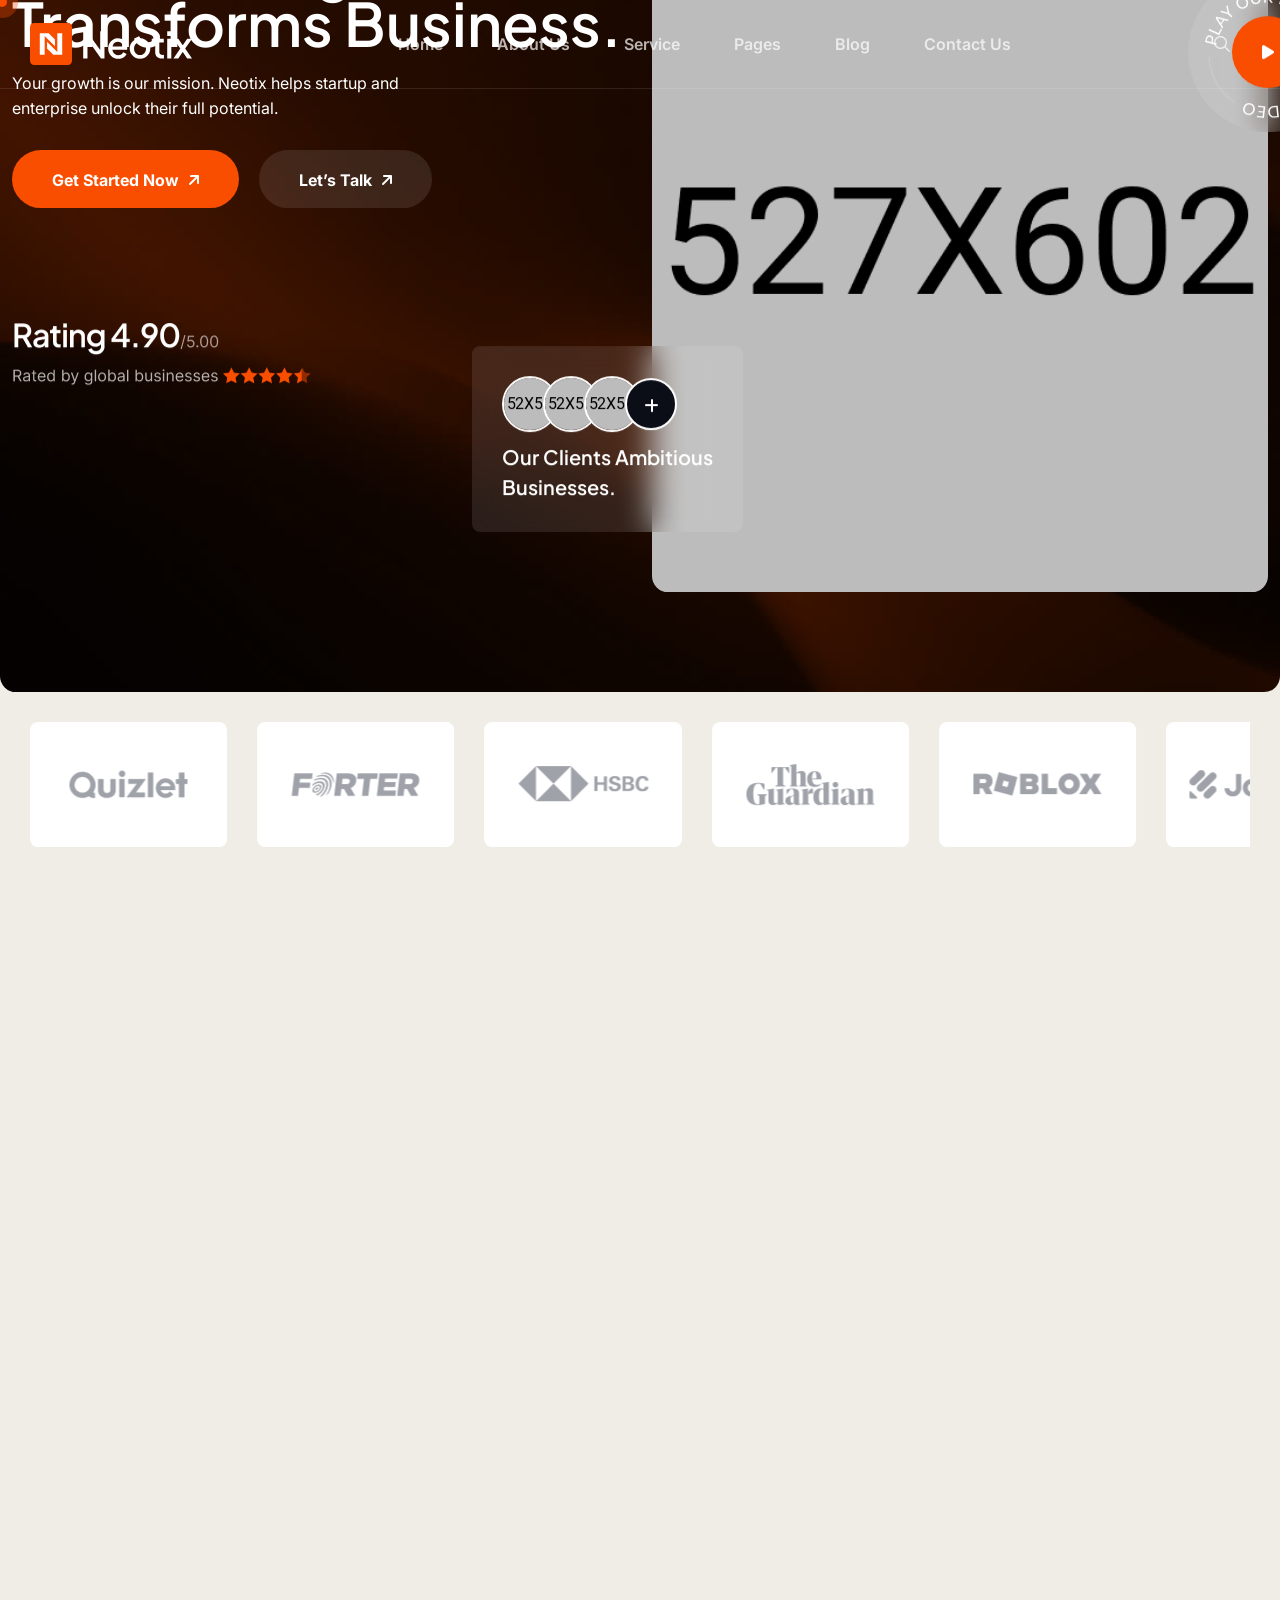
<file: buyer-file/neotix/index-4.html>
<!DOCTYPE html>
<html lang="en">
    <!--<< Header Area >>-->
    <head>
        <!-- ========== Meta Tags ========== -->
        <meta charset="UTF-8">
        <meta http-equiv="X-UA-Compatible" content="IE=edge">
        <meta name="viewport" content="width=device-width, initial-scale=1">
        <meta name="author" content="Gramentheme">
        <meta name="description" content="Brevon - Multipurpose Business HTML Template">
        <!-- ======== Page title ============ -->
        <title>Neotix - IT Service & Solution HTML Template</title>
        <!--<< Favcion >>-->
        <link rel="shortcut icon" href="assets/img/favicon.svg">
        <!--<< Bootstrap min.css >>-->
        <link rel="stylesheet" href="assets/css/bootstrap.min.css">
        <!--<< All Min Css >>-->
        <link rel="stylesheet" href="assets/css/all.min.css">
        <!--<< Animate.css >>-->
        <link rel="stylesheet" href="assets/css/animate.css">
        <!--<< Magnific Popup.css >>-->
        <link rel="stylesheet" href="assets/css/magnific-popup.css">
        <!--<< MeanMenu.css >>-->
        <link rel="stylesheet" href="assets/css/meanmenu.css">
        <!--<< Swiper Bundle.css >>-->
        <link rel="stylesheet" href="assets/css/swiper-bundle.min.css">
        <!--<< Nice Select.css >>-->
        <link rel="stylesheet" href="assets/css/nice-select.css">
        <!--<< Main.css >>-->
        <link rel="stylesheet" href="assets/css/main.css">
    </head>
    <body>

        <!-- Preloader Start -->
        <div id="preloader" class="preloader">
            <div class="animation-preloader">
                <div class="spinner">                
                </div>
                <div class="txt-loading">
                    <span data-text-preloader="N" class="letters-loading">
                        N
                    </span>
                    <span data-text-preloader="E" class="letters-loading">
                        E
                    </span>
                    <span data-text-preloader="O" class="letters-loading">
                        O
                    </span>
                    <span data-text-preloader="T" class="letters-loading">
                        T
                    </span>
                    <span data-text-preloader="I" class="letters-loading">
                        I
                    </span>
                    <span data-text-preloader="X" class="letters-loading">
                        X
                    </span>
                </div>
                <p class="text-center">Loading</p>
            </div>
            <div class="loader">
                <div class="row">
                    <div class="col-3 loader-section section-left">
                        <div class="bg"></div>
                    </div>
                    <div class="col-3 loader-section section-left">
                        <div class="bg"></div>
                    </div>
                    <div class="col-3 loader-section section-right">
                        <div class="bg"></div>
                    </div>
                    <div class="col-3 loader-section section-right">
                        <div class="bg"></div>
                    </div>
                </div>
            </div>
        </div>

        <!-- Back To Top Start -->
        <button id="back-top" class="back-to-top">
            <i class="fa-regular fa-arrow-up"></i>
        </button>

        <!-- GT MouseCursor Start -->
        <div class="mouseCursor cursor-outer"></div>
        <div class="mouseCursor cursor-inner"></div>

       

         <!-- Header-Top Section Start -->
        <div class="header-top-section">
            <div class="container-fluid">
                <div class="header-top-wrapper">
                    <div class="header-left">
                         <ul class="list">
                            <li>
                                <i class="fa-solid fa-location-dot"></i>
                                Riverside Park EU-1001
                            </li>
                            <li>।</li>
                            <li>
                                <i class="fa-regular fa-envelope"></i>
                                <a href="mailto:hello@neotix.com">hello@neotix.com</a>
                            </li>
                        </ul>
                    </div>
                    <div class="header-right">
                        <span><i class="fa-regular fa-clock"></i> Mon–Fri 09:00 AM – 06:00 PM</span>
                            <div class="social-icon">
                            <a href="#"><i class="fa-brands fa-facebook-f"></i></a>
                            <a href="#"><i class="fa-brands fa-twitter"></i></a>
                            <a href="#"><i class="fa-brands fa-linkedin"></i></a>
                            <a href="#"><i class="fa-brands fa-instagram"></i></a>
                        </div>
                    </div>
                </div>
            </div>
        </div>

         <!-- Offcanvas Area Start -->
        <div class="fix-area">
            <div class="offcanvas__info">
                <div class="offcanvas__wrapper">
                    <div class="offcanvas__content">
                        <div class="offcanvas__top mb-5 d-flex justify-content-between align-items-center">
                            <div class="offcanvas__logo">
                                <a href="index.html">
                                    <img src="assets/img/logo/black-logo.svg" alt="logo-img">
                                </a>
                            </div>
                            <div class="offcanvas__close">
                                <button>
                                <i class="fas fa-times"></i>
                                </button>
                            </div>
                        </div>
                        <p class="text d-none d-xl-block">
                            Nullam dignissim, ante scelerisque the  is euismod fermentum odio sem semper the is erat, a feugiat leo urna eget eros. Duis Aenean a imperdiet risus.
                        </p>
                        <div class="mobile-menu fix mb-3"></div>
                        <div class="offcanvas__contact d-xl-block">
                            <h4 class="d-xl-block">Contact Info</h4>
                            <ul class="d-xl-block">
                                <li class="d-flex align-items-center">
                                    <div class="offcanvas__contact-icon">
                                        <i class="fal fa-map-marker-alt"></i>
                                    </div>
                                    <div class="offcanvas__contact-text">
                                        <a target="_blank" href="#">Main Street, Melbourne, Australia</a>
                                    </div>
                                </li>
                                <li class="d-flex align-items-center">
                                    <div class="offcanvas__contact-icon mr-15">
                                        <i class="fal fa-envelope"></i>
                                    </div>
                                    <div class="offcanvas__contact-text">
                                        <a href="mailto:info@example.com"><span class="mailto:info@example.com">info@example.com</span></a>
                                    </div>
                                </li>
                                <li class="d-flex align-items-center">
                                    <div class="offcanvas__contact-icon mr-15">
                                        <i class="fal fa-clock"></i>
                                    </div>
                                    <div class="offcanvas__contact-text">
                                        <a target="_blank" href="#">Mod-friday, 09am -05pm</a>
                                    </div>
                                </li>
                                <li class="d-flex align-items-center">
                                    <div class="offcanvas__contact-icon mr-15">
                                        <i class="far fa-phone"></i>
                                    </div>
                                    <div class="offcanvas__contact-text">
                                        <a href="tel:+11002345909">+11002345909</a>
                                    </div>
                                </li>
                            </ul>
                            <div class="social-icon d-flex align-items-center">
                                <a href="#"><i class="fab fa-facebook-f"></i></a>
                                <a href="#"><i class="fab fa-twitter"></i></a>
                                <a href="#"><i class="fab fa-youtube"></i></a>
                                <a href="#"><i class="fab fa-linkedin-in"></i></a>
                            </div>
                        </div>
                    </div>
                </div>
            </div>
        </div>
        <div class="offcanvas__overlay"></div>

        <!-- Header Section Start -->
        <header id="header-sticky" class="header-1">
            <div class="container-fluid">
                <div class="mega-menu-wrapper">
                    <div class="header-main">
                        <div class="header-left">
                            <div class="logo">
                            <a href="index.html" class="header-logo">
                                <img src="assets/img/logo/white-logo.svg" alt="logo-img">
                            </a>
                            <a href="index.html" class="header-logo-2">
                                <img src="assets/img/logo/black-logo.svg" alt="logo-img">
                            </a>
                        </div>
                        </div>
                        <div class="mean__menu-wrapper">
                                <div class="main-menu">
                                    <nav id="mobile-menu">
                                        <ul>
                                            <li class="has-dropdown active menu-thumb">
                                                <a href="index.html">
                                                    Home 
                                                </a>
                                                <ul class="submenu has-homemenu">
                                                    <li>
                                                        <div class="homemenu-items">
                                                            <div class="homemenu">
                                                                <div class="homemenu-thumb">
                                                                    <img src="assets/img/header/home-1.jpg" alt="img">
                                                                    <div class="demo-button">
                                                                         <a href="index.html" class="theme-btn">
                                                                            Multi Page 
                                                                        </a>
                                                                    </div>
                                                                </div>
                                                                <div class="homemenu-content text-center">
                                                                        <h4 class="homemenu-title">
                                                                      IT Solution
                                                                    </h4>
                                                                </div>
                                                            </div>
                                                            <div class="homemenu">
                                                                <div class="homemenu-thumb mb-15">
                                                                    <img src="assets/img/header/home-2.jpg" alt="img">
                                                                    <div class="demo-button">
                                                                        <a href="index-2.html" class="theme-btn">
                                                                            Multi Page 
                                                                        </a>
                                                                    </div>
                                                                </div>
                                                                <div class="homemenu-content text-center">
                                                                        <h4 class="homemenu-title">
                                                                       IT Consulting
                                                                    </h4>
                                                                </div>
                                                            </div>
                                                            <div class="homemenu">
                                                                <div class="homemenu-thumb mb-15">
                                                                    <img src="assets/img/header/home-3.jpg" alt="img">
                                                                    <div class="demo-button">
                                                                        <a href="index-3.html" class="theme-btn">
                                                                            Multi Page 
                                                                        </a>
                                                                    </div>
                                                                </div>
                                                                <div class="homemenu-content text-center">
                                                                    <h4 class="homemenu-title">
                                                                       Cyber Security
                                                                    </h4>
                                                                </div>
                                                            </div>
                                                            <div class="homemenu">
                                                                <div class="homemenu-thumb mb-15">
                                                                    <img src="assets/img/header/home-4.jpg" alt="img">
                                                                    <div class="demo-button">
                                                                        <a href="index-4.html" class="theme-btn">
                                                                            Multi Page 
                                                                        </a>
                                                                    </div>
                                                                </div>
                                                                <div class="homemenu-content text-center">
                                                                    <h4 class="homemenu-title">
                                                                       Ai
                                                                    </h4>
                                                                </div>
                                                            </div>
                                                        </div>
                                                    </li>
                                                </ul>
                                            </li>
                                            <li class="has-dropdown active d-xl-none">
                                                <a href="index.html" class="border-none">
                                                Home
                                                </a>
                                                <ul class="submenu">
                                                    <li><a href="index.html">Home 01</a></li>
                                                    <li><a href="index-2.html">Home 02</a></li>
                                                    <li><a href="index-3.html">Home 03</a></li>
                                                    <li><a href="index-4.html">Home 04</a></li>
                                                </ul>
                                            </li>
                                             <li>
                                                <a href="about.html">About Us</a>
                                                </li>
                                                    <li class="has-dropdown">
                                                    <a href="service-details.html">
                                                        Service
                                                    </a>
                                                    <ul class="submenu">
                                                        <li><a href="service.html"> Our Service</a></li>
                                                        <li><a href="service-details.html">Service Details</a></li>
                                                    </ul>
                                                </li>
                                             <li class="has-dropdown">
                                                <a href="news-details.html">
                                                    Pages
                                                </a>
                                                <ul class="submenu">
                                                    
<li>
                                                        <a href="project-details.html">
                                                            Portfolio
                                                            <i class="fas fa-angle-right"></i>
                                                        </a>
                                                        <ul class="submenu">
                                                            <li><a href="project.html">Our Portfolio</a></li>
                                                            <li>
                                                                <a href="project-details.html">Portfolio Details</a>
                                                            </li>
                                                        </ul>
                                                    </li>
                                                    <li class="has-dropdown">
                                                        <a href="team-details.html">
                                                            Team
                                                            <i class="fas fa-angle-right"></i>
                                                        </a>
                                                        <ul class="submenu">
                                                            <li><a href="team.html">Our Team</a></li>
                                                            <li><a href="team-details.html">Team Details</a></li>
                                                        </ul>
                                                    </li>
                                                    <li><a href="pricing.html">Our Pricing</a></li>
                                                    <li><a href="faq.html">Our Faq</a></li>
                                                    <li><a href="404.html">404 Page</a></li>
                                                </ul>
                                            </li>
                                           <li>
                                                <a href="news-details.html">
                                                    Blog
                                                </a>
                                                <ul class="submenu">
                                                    <li><a href="news-grid.html">Blog Grid</a></li>
                                                    <li><a href="news.html">Blog Standard</a></li>
                                                    <li><a href="news-details.html">Blog Details</a></li>
                                                </ul>
                                            </li>
                                            <li>
                                                <a href="contact.html">Contact Us</a>
                                            </li>
                                        </ul>
                                    </nav>
                                </div>
                            </div> 
                          <div class="header-right d-flex justify-content-end align-items-center">
                            <div class="menu_search">
                                <button class="search_btn"><i class="far fa-search"></i></button>
                            </div>
                            <div class="header-btn">
                                <h6>
                                    <i class="fa-regular fa-phone-volume"></i>
                                    <a href="tel:+5284567592">+(528) 456-7592</a>
                                </h6>
                                <div class="header-button">
                                <a href="contact.html" class="theme-btn">
                                   Get In Touch <i class="fa-solid fa-arrow-up-right"></i>
                                </a>
                            </div>
                            <div class="header__hamburger d-xl-none my-auto">
                                <div class="sidebar__toggle">
                                    <i class="fas fa-bars"></i>
                                </div>
                              </div>
                            </div>
                        </div>
                    </div>
                </div>
            </div>
        </header>

        <!-- start: Search Popup -->
        <div class="search_popup">
            <div class="container">
            <div class="row">
                <div class="col-xxl-12">
                <div class="search_wrapper">
                    <div class="search_top d-flex align-items-center">
                    <div class="search_logo">
                        <a href="index.html">
                        <img src="assets/img/logo/white-logo.svg" alt="img">
                        </a>
                    </div>
                    <div class="search_close">
                        <button type="button" class="search_close_btn">
                        <i class="fa-thin fa-times"></i>
                        </button>
                    </div>
                    </div>
                    <div class="search_form">
                    <form action="#">
                        <div class="search_input">
                        <input class="search-input-field" type="text" placeholder="Type here to search...">
                        <span class="search-focus-border"></span>
                        <button type="submit">
                            <svg width="20" height="20" viewBox="0 0 20 20" fill="none" xmlns="http://www.w3.org/2000/svg">
                            <path
                                d="M9.55 18.1C14.272 18.1 18.1 14.272 18.1 9.55C18.1 4.82797 14.272 1 9.55 1C4.82797 1 1 4.82797 1 9.55C1 14.272 4.82797 18.1 9.55 18.1Z"
                                stroke="currentColor" stroke-width="1.5" stroke-linecap="round" stroke-linejoin="round" />
                            <path d="M19.0002 19.0002L17.2002 17.2002" stroke="currentColor" stroke-width="1.5"
                                stroke-linecap="round" stroke-linejoin="round" />
                            </svg>
                        </button>
                        </div>
                    </form>
                    </div>
                </div>
                </div>
            </div>
            </div>
        </div>
        <div class="search-popup-overlay"></div>

        
        <div id="smooth-wrapper">
            <div id="smooth-content">

                
                 <!-- Hero Section Start -->
                <section class="hero-section hero-1 fix bg-cover" style="background-image: url(assets/img/home-1/hero/hero-bg.jpg);">
                    <div class="container custom-container">
                        <div class="row g-4">
                            <div class="col-lg-6">
                                <div class="hero-content">
                                    <h6>
                                        <img src="assets/img/home-1/hero/setting.png" alt="img">
                                        NO.1 IT SOLUTION COMPANY
                                    </h6>
                                    <h1 class="text-anims">
                                        Best intelligent  in transforms business.
                                    </h1>
                                    <p class="wow fadeInUp" data-wow-delay=".3s">
                                        Your growth is our mission. Neotix helps startup and enterprise unlock their full potential.
                                    </p>
                                    <div class="hero-btn text-anims">
                                         <a href="contact.html" class="theme-btn">
                                           Get started now <i class="fa-solid fa-arrow-up-right"></i>
                                        </a>
                                        <a href="contact.html" class="theme-btn style-2">
                                           Let’s talk <i class="fa-solid fa-arrow-up-right"></i>
                                        </a>
                                    </div>
                                </div>
                                <div class="ratting-image wow fadeInUp" data-wow-delay=".7s">
                                    <img src="assets/img/home-1/hero/rating.png" alt="img">
                                </div>
                            </div>
                            <div class="col-lg-6">
                                <div class="hero-image">
                                    <img src="assets/img/home-1/hero/hero-1.jpg" alt="img">
                                    <div class="box float-bob-y">
                                        <div class="group-image-item">
                                            <div class="group-image">
                                                <img src="assets/img/home-1/hero/client-1.png" alt="img">
                                            </div>
                                            <div class="group-image style-2">
                                                <img src="assets/img/home-1/hero/client-2.png" alt="img">
                                            </div>
                                            <div class="group-image style-2">
                                                <img src="assets/img/home-1/hero/client-3.png" alt="img">
                                            </div>
                                            <div class="icon">
                                                <i class="fa-solid fa-plus"></i>
                                            </div>
                                        </div>
                                        <h4>
                                            Our clients ambitious <br> businesses.
                                        </h4>
                                    </div>
                                   <div class="video-circle">
                                        <a href="https://www.youtube.com/watch?v=Cn4G2lZ_g2I" class="video-btn ripple video-popup">
                                            <i class="fa-solid fa-play"></i>
                                        </a>
                                        <div class="text-circle">
                                            <img src="assets/img/home-1/hero/text.png" alt="img">
                                        </div>
                                   </div>
                                </div>
                            </div>
                        </div>
                    </div>
                </section>
    
                <!-- Brand Section Start -->
                <div class="brand-section">
                    <div class="swiper brand-slider">
                        <div class="swiper-wrapper">
                            <div class="swiper-slide">
                                <div class="brand-box-1">
                                <span class="brand-img-1">
                                    <img src="assets/img/home-1/brand/brand-1.png" alt="img">
                                </span>
                                <span class="brand-img-1">
                                    <img src="assets/img/home-1/brand/brand-1.png" alt="img">
                                </span>
                                </div>
                            </div>
                             <div class="swiper-slide">
                                <div class="brand-box-1">
                                <span class="brand-img-1">
                                    <img src="assets/img/home-1/brand/brand-2.png" alt="img">
                                </span>
                                <span class="brand-img-1">
                                    <img src="assets/img/home-1/brand/brand-2.png" alt="img">
                                </span>
                                </div>
                            </div>
                             <div class="swiper-slide">
                                <div class="brand-box-1">
                                <span class="brand-img-1">
                                    <img src="assets/img/home-1/brand/brand-3.png" alt="img">
                                </span>
                                <span class="brand-img-1">
                                    <img src="assets/img/home-1/brand/brand-3.png" alt="img">
                                </span>
                                </div>
                            </div>
                             <div class="swiper-slide">
                                <div class="brand-box-1">
                                <span class="brand-img-1">
                                    <img src="assets/img/home-1/brand/brand-4.png" alt="img">
                                </span>
                                <span class="brand-img-1">
                                    <img src="assets/img/home-1/brand/brand-4.png" alt="img">
                                </span>
                                </div>
                            </div>
                             <div class="swiper-slide">
                                <div class="brand-box-1">
                                <span class="brand-img-1">
                                    <img src="assets/img/home-1/brand/brand-5.png" alt="img">
                                </span>
                                <span class="brand-img-1">
                                    <img src="assets/img/home-1/brand/brand-5.png" alt="img">
                                </span>
                                </div>
                            </div>
                             <div class="swiper-slide">
                                <div class="brand-box-1">
                                <span class="brand-img-1">
                                    <img src="assets/img/home-1/brand/brand-6.png" alt="img">
                                </span>
                                <span class="brand-img-1">
                                    <img src="assets/img/home-1/brand/brand-6.png" alt="img">
                                </span>
                                </div>
                            </div>
                        </div>
                    </div>
                </div>

                <!-- About Section Start -->
                <section class="about-section section-padding fix">
                    <div class="container">
                        <div class="section-title">
                            <span class="sub-title mb-0">
                                <img src="assets/img/home-1/hero/setting.png" alt="img">
                                ABOUT OUR COMPANY
                            </span>
                            <h2 class="tx-title sec_title  tz-itm-title tz-itm-anim">
                                Delivering Innovative IT solutions That <br> Empower In Businesses Togrow For <br> Connect And Succeed In The Digital <br> Era And Unwavering.
                            </h2>
                        </div>
                        <div class="about-wrapper">
                            <div class="row g-4">
                            <div class="col-lg-4">
                                    <div class="about-image">
                                    <img src="assets/img/home-1/about.jpg" alt="img" class="reveal">
                                </div>
                            </div>
                            <div class="col-lg-8">
                                <div class="about-content">
                                        <div class="about-item">
                                            <div class="count-item">
                                                <h2><span class="count">30</span><sup>+</sup></h2>
                                                <h5>
                                                    Personalization at seems <br> ultimate scale.
                                                </h5>
                                            </div>
                                            <div class="content-box text-anims">
                                                <p>
                                                    IT solutions that empower businesses to thrive in fast-changing digital world. With <span>over a decade</span> of experience,  team combine technology, strategy, and creativity to build systems that drive growth an efficiency. From IT consulting.
                                                </p>
                                                <p>
                                                    <span>IT solutions</span> that empower businesses to thrive in fast-changing digital world. With over a decade of experience,  team combine technology, strategy, and build.
                                                </p>
                                                <a href="about.html" class="theme-btn">
                                                   Know more us <i class="fa-solid fa-arrow-up-right"></i>
                                                </a>
                                            </div>
                                        </div>
                                    </div>
                                </div>
                            </div>
                        </div>
                    </div>
                </section>

                <!-- Service Section Start -->
                <section class="service-section section-padding fix">
                    <div class="container">
                        <div class="section-title-area">
                            <div class="section-title">
                                <span class="sub-title style-3 wow fadeInUp">
                                    <img src="assets/img/home-1/hero/setting.png" alt="img">
                                     EXPLORE OUR SERVICES
                                </span>
                                <h2 class="text-anim">
                                    Transforming Ideas Into <br> Scalable Solutions.
                                </h2>
                            </div>
                            <p class="wow fadeInUp" data-wow-delay=".3s">
                                Businesses to thrive in changing digital <br> world. With over a decade.
                            </p>
                            <div class="array-button wow fadeInUp" data-wow-delay=".5s">
                                <button class="array-prev"><i class="fa-solid fa-chevron-left"></i></button>
                                <button class="array-next"><i class="fa-solid fa-chevron-right"></i></button>
                            </div>
                        </div>
                    </div>
                    <div class="swiper service-slider">
                        <div class="swiper-wrapper">
                            <div class="swiper-slide">
                                <div class="service-box-item">
                                    <div class="icon">
                                        <img src="assets/img/home-1/icon/01.svg" alt="img">
                                    </div>
                                    <div class="content">
                                        <h3>
                                            <a href="service-details.html">Future AI innovations</a>
                                        </h3>
                                        <p>
                                            Businesses to thrive in changing digital world. With over a decade systems that drive growth an efficiency. From IT consulting.
                                        </p>
                                        <a href="service-details.html" class="theme-btn">
                                           Learn more <i class="fa-solid fa-arrow-up-right"></i>
                                        </a>
                                    </div>
                                </div>
                            </div>
                            <div class="swiper-slide">
                                <div class="service-box-item">
                                    <div class="icon">
                                        <img src="assets/img/home-1/icon/02.svg" alt="img">
                                    </div>
                                    <div class="content">
                                        <h3>
                                            <a href="service-details.html">Smart tech solutions</a>
                                        </h3>
                                        <p>
                                            Businesses to thrive in changing digital world. With over a decade systems that drive growth an efficiency. From IT consulting.
                                        </p>
                                        <a href="service-details.html" class="theme-btn">
                                           Learn more <i class="fa-solid fa-arrow-up-right"></i>
                                        </a>
                                    </div>
                                </div>
                            </div>
                            <div class="swiper-slide">
                                <div class="service-box-item">
                                    <div class="icon">
                                        <img src="assets/img/home-1/icon/03.svg" alt="img">
                                    </div>
                                    <div class="content">
                                        <h3>
                                            <a href="service-details.html">NextGen IT consulting</a>
                                        </h3>
                                        <p>
                                            Businesses to thrive in changing digital world. With over a decade systems that drive growth an efficiency. From IT consulting.
                                        </p>
                                        <a href="service-details.html" class="theme-btn">
                                           Learn more <i class="fa-solid fa-arrow-up-right"></i>
                                        </a>
                                    </div>
                                </div>
                            </div>
                            <div class="swiper-slide">
                                <div class="service-box-item">
                                    <div class="icon">
                                        <img src="assets/img/home-1/icon/04.svg" alt="img">
                                    </div>
                                    <div class="content">
                                        <h3>
                                            <a href="service-details.html">Digital cyber security</a>
                                        </h3>
                                        <p>
                                            Businesses to thrive in changing digital world. With over a decade systems that drive growth an efficiency. From IT consulting.
                                        </p>
                                        <a href="service-details.html" class="theme-btn">
                                           Learn more <i class="fa-solid fa-arrow-up-right"></i>
                                        </a>
                                    </div>
                                </div>
                            </div>
                            <div class="swiper-slide">
                                <div class="service-box-item">
                                    <div class="icon">
                                        <img src="assets/img/home-1/icon/05.svg" alt="img">
                                    </div>
                                    <div class="content">
                                        <h3>
                                            <a href="service-details.html">Modern software solution</a>
                                        </h3>
                                        <p>
                                            Businesses to thrive in changing digital world. With over a decade systems that drive growth an efficiency. From IT consulting.
                                        </p>
                                        <a href="service-details.html" class="theme-btn">
                                           Learn more <i class="fa-solid fa-arrow-up-right"></i>
                                        </a>
                                    </div>
                                </div>
                            </div>
                        </div>
                        <div class="swiper-dot">
                            <div class="dot"></div>
                        </div>
                    </div>
                </section>

                <!-- Project Section Start -->
                <section class="project-section section-padding fix">
                    <div class="container">
                        <div class="section-title text-center">
                            <span class="sub-title wow fadeInUp">
                                <img src="assets/img/home-1/hero/setting.png" alt="img">
                                Our Project
                            </span>
                            <h2 class="text-anim">
                                Showcase Of Our Recognized Work
                            </h2>
                        </div>
                        <div class="project-box-wrapper project-panel-area">
                            <div class="project-card-items project-panel">
                                <h4>01.</h4>
                                <div class="project-content">
                                    <h3>
                                        <a href="project-details.html">Smart connect</a>
                                    </h3>
                                    <p>
                                        Businesses to thrive in changing digital world. With over a decade systems that drive growth an efficiency. From IT consulting. Businesses to thrive in changing digital world. With over a decade systems that drive.
                                    </p>
                                    <a href="project-details.html" class="theme-btn">
                                        Know more us <i class="fa-solid fa-arrow-up-right"></i>
                                    </a>
                                    <ul class="list">
                                        <li>
                                            <a href="project-details">Mobile</a>
                                            <a href="project-details">App</a>
                                            <a href="project-details">Cloud</a>
                                            <a href="project-details">Network</a>
                                        </li>
                                    </ul>
                                </div>
                                <div class="project-thumb scale">
                                    <img src="assets/img/home-1/project/01.jpg" alt="img">
                                </div>
                            </div>
                            <div class="project-card-items project-panel">
                                <h4>02.</h4>
                                <div class="project-content">
                                    <h3>
                                        <a href="project-details.html">Digital desk</a>
                                    </h3>
                                    <p>
                                        Businesses to thrive in changing digital world. With over a decade systems that drive growth an efficiency. From IT consulting. Businesses to thrive in changing digital world. With over a decade systems that drive.
                                    </p>
                                    <a href="project-details.html" class="theme-btn">
                                        Know more us <i class="fa-solid fa-arrow-up-right"></i>
                                    </a>
                                    <ul class="list">
                                        <li>
                                            <a href="project-details">Mobile</a>
                                            <a href="project-details">App</a>
                                            <a href="project-details">Cloud</a>
                                            <a href="project-details">Network</a>
                                        </li>
                                    </ul>
                                </div>
                                <div class="project-thumb scale">
                                    <img src="assets/img/home-1/project/02.jpg" alt="img">
                                </div>
                            </div>
                            <div class="project-card-items mb-0 project-panel">
                                <h4>03.</h4>
                                <div class="project-content">
                                    <h3>
                                        <a href="project-details.html">Modern route</a>
                                    </h3>
                                    <p>
                                        Businesses to thrive in changing digital world. With over a decade systems that drive growth an efficiency. From IT consulting. Businesses to thrive in changing digital world. With over a decade systems that drive.
                                    </p>
                                    <a href="project-details.html" class="theme-btn">
                                        Know more us <i class="fa-solid fa-arrow-up-right"></i>
                                    </a>
                                    <ul class="list">
                                        <li>
                                            <a href="project-details">Mobile</a>
                                            <a href="project-details">App</a>
                                            <a href="project-details">Cloud</a>
                                            <a href="project-details">Network</a>
                                        </li>
                                    </ul>
                                </div>
                                <div class="project-thumb scale">
                                    <img src="assets/img/home-1/project/03.jpg" alt="img">
                                </div>
                            </div>
                        </div>
                    </div>
                </section>

                <!-- Counter Section Start -->
                <section class="counter-section section-padding fix bg-cover" style="background-image: url(assets/img/home-1/bg.jpg);">
                    <div class="container">
                        <div class="counter-wrapper">
                            <div class="row g-4">
                                <div class="col-xl-6 col-lg-7">
                                    <div class="row g-4">
                                        <div class="col-lg-6 col-md-6 text-anims">
                                            <div class="counter-box-item">
                                                <div class="counter-top-item">
                                                    <h2><span class="count">99</span>%</h2>
                                                    <div class="top-right">
                                                        <span></span>
                                                        <span></span>
                                                        <span></span>
                                                    </div>
                                                </div>
                                                <h4>Client satisfaction.</h4>
                                            </div>
                                        </div>
                                        <div class="col-lg-6 col-md-6 text-anims">
                                            <div class="counter-box-item">
                                                <div class="counter-top-item">
                                                    <h2><span class="count">1</span>M+</h2>
                                                    <div class="top-right">
                                                        <span></span>
                                                        <span></span>
                                                        <span></span>
                                                    </div>
                                                </div>
                                                <h4>Lines of code.</h4>
                                            </div>
                                        </div>
                                        <div class="col-lg-6 col-md-6 text-anims">
                                            <div class="counter-box-item">
                                                <div class="counter-top-item">
                                                    <h2><span class="count">800</span>+</h2>
                                                    <div class="top-right">
                                                        <span></span>
                                                        <span></span>
                                                        <span></span>
                                                    </div>
                                                </div>
                                                <h4>Global clients.</h4>
                                            </div>
                                        </div>
                                        <div class="col-lg-6 col-md-6 text-anims">
                                            <div class="counter-box-item">
                                                <div class="counter-top-item">
                                                    <h2><span class="count">247</span>+</h2>
                                                    <div class="top-right">
                                                        <span></span>
                                                        <span></span>
                                                        <span></span>
                                                    </div>
                                                </div>
                                                <h4>Support provided.</h4>
                                            </div>
                                        </div>
                                    </div>
                                </div>
                                <div class="col-xl-6 col-lg-5">
                                    <div class="counter-content">
                                         <div class="section-title mb-0">
                                            <span class="sub-title style-2 text-white wow fadeInUp">
                                                <img src="assets/img/home-1/hero/setting.png" alt="img">
                                                  IT SOLUTION businesses
                                            </span>
                                            <h2 class="text-white text-anim">
                                              Delivering Innovative <br> IT solution Here.
                                            </h2>
                                        </div>
                                        <p class="text">
                                            Businesses to thrive in changing digital world. With over a decade.
                                        </p>
                                        <div class="video-circle">
                                            <a href="https://www.youtube.com/watch?v=Cn4G2lZ_g2I" class="video-btn ripple video-popup">
                                                <i class="fa-solid fa-play"></i>
                                            </a>
                                            <div class="text-circle">
                                                <img src="assets/img/home-1/hero/text.png" alt="img">
                                            </div>
                                        </div>
                                    </div>
                                </div>
                            </div>
                        </div>
                    </div>
                    <div class="feature-top-item">
                        <div class="container">
                            <div class="section-title-area">
                                <div class="section-title mb-0">
                                    <span class="sub-title style-2 text-white mb-0">
                                        <img src="assets/img/home-1/hero/setting.png" alt="img">
                                            Business Growth
                                    </span>
                                </div>
                                <div class="section-right">
                                    <div class="section-title mb-0">
                                        <h2 class="text-white">
                                            Innovate, Integrate, And <br> Scale Your Business
                                        </h2>
                                        <p class="mt-3">
                                            Businesses to thrive in changing digital  world. With over a decade.
                                        </p>
                                    </div>
                                     <a href="contact.html" class="theme-btn">
                                      More integration <i class="fa-solid fa-arrow-up-right"></i>
                                    </a>
                                </div>
                            </div>
                        </div>
                        <div class="swiper box-slider">
                            <div class="swiper-wrapper slide-transtion">
                                <div class="swiper-slide brand-slide-element">
                                    <div class="feature-icon-item">
                                        <img src="assets/img/home-1/feature/01.png" alt="img">
                                    </div>
                                </div>
                                <div class="swiper-slide brand-slide-element">
                                    <div class="feature-icon-item">
                                        <img src="assets/img/home-1/feature/02.png" alt="img">
                                    </div>
                                </div>
                                <div class="swiper-slide brand-slide-element">
                                    <div class="feature-icon-item">
                                        <img src="assets/img/home-1/feature/03.png" alt="img">
                                    </div>
                                </div>
                                <div class="swiper-slide brand-slide-element">
                                    <div class="feature-icon-item">
                                        <img src="assets/img/home-1/feature/04.png" alt="img">
                                    </div>
                                </div>
                                <div class="swiper-slide brand-slide-element">
                                    <div class="feature-icon-item">
                                        <img src="assets/img/home-1/feature/05.png" alt="img">
                                    </div>
                                </div>
                                <div class="swiper-slide brand-slide-element">
                                    <div class="feature-icon-item">
                                        <img src="assets/img/home-1/feature/06.png" alt="img">
                                    </div>
                                </div>
                                <div class="swiper-slide brand-slide-element">
                                    <div class="feature-icon-item">
                                        <img src="assets/img/home-1/feature/07.png" alt="img">
                                    </div>
                                </div>
                                <div class="swiper-slide brand-slide-element">
                                    <div class="feature-icon-item">
                                        <img src="assets/img/home-1/feature/08.png" alt="img">
                                    </div>
                                </div>
                                <div class="swiper-slide brand-slide-element">
                                    <div class="feature-icon-item">
                                        <img src="assets/img/home-1/feature/09.png" alt="img">
                                    </div>
                                </div>
                                <div class="swiper-slide brand-slide-element">
                                    <div class="feature-icon-item">
                                        <img src="assets/img/home-1/feature/10.png" alt="img">
                                    </div>
                                </div>
                                <div class="swiper-slide brand-slide-element">
                                    <div class="feature-icon-item">
                                        <img src="assets/img/home-1/feature/11.png" alt="img">
                                    </div>
                                </div>
                                <div class="swiper-slide brand-slide-element">
                                    <div class="feature-icon-item">
                                        <img src="assets/img/home-1/feature/12.png" alt="img">
                                    </div>
                                </div>
                            </div>
                        </div>
                        <div dir="rtl" class="swiper box-slider-2 mt-3">
                            <div class="swiper-wrapper slide-transtion">
                                <div class="swiper-slide brand-slide-element">
                                    <div class="feature-icon-item">
                                        <img src="assets/img/home-1/feature/10.png" alt="img">
                                    </div>
                                </div>
                                <div class="swiper-slide brand-slide-element">
                                    <div class="feature-icon-item">
                                        <img src="assets/img/home-1/feature/11.png" alt="img">
                                    </div>
                                </div>
                                <div class="swiper-slide brand-slide-element">
                                    <div class="feature-icon-item">
                                        <img src="assets/img/home-1/feature/08.png" alt="img">
                                    </div>
                                </div>
                                <div class="swiper-slide brand-slide-element">
                                    <div class="feature-icon-item">
                                        <img src="assets/img/home-1/feature/13.png" alt="img">
                                    </div>
                                </div>
                                <div class="swiper-slide brand-slide-element">
                                    <div class="feature-icon-item">
                                        <img src="assets/img/home-1/feature/12.png" alt="img">
                                    </div>
                                </div>
                                <div class="swiper-slide brand-slide-element">
                                    <div class="feature-icon-item">
                                        <img src="assets/img/home-1/feature/14.png" alt="img">
                                    </div>
                                </div>
                                <div class="swiper-slide brand-slide-element">
                                    <div class="feature-icon-item">
                                        <img src="assets/img/home-1/feature/15.png" alt="img">
                                    </div>
                                </div>
                                <div class="swiper-slide brand-slide-element">
                                    <div class="feature-icon-item">
                                        <img src="assets/img/home-1/feature/02.png" alt="img">
                                    </div>
                                </div>
                                <div class="swiper-slide brand-slide-element">
                                    <div class="feature-icon-item">
                                        <img src="assets/img/home-1/feature/16.png" alt="img">
                                    </div>
                                </div>
                                <div class="swiper-slide brand-slide-element">
                                    <div class="feature-icon-item">
                                        <img src="assets/img/home-1/feature/01.png" alt="img">
                                    </div>
                                </div>
                                <div class="swiper-slide brand-slide-element">
                                    <div class="feature-icon-item">
                                        <img src="assets/img/home-1/feature/17.png" alt="img">
                                    </div>
                                </div>
                                <div class="swiper-slide brand-slide-element">
                                    <div class="feature-icon-item">
                                        <img src="assets/img/home-1/feature/04.png" alt="img">
                                    </div>
                                </div>
                            </div>
                        </div>
                    </div>
                </section>

                <!-- Testimonial Section Start -->
                <section class="testimonial-section section-padding fix">
                    <div class="array-button">
                        <button class="array-prev"><i class="fa-solid fa-chevron-left"></i></button>
                        <button class="array-next"><i class="fa-solid fa-chevron-right"></i></button>
                    </div>
                    <div class="container">
                        <div class="section-title text-center">
                            <span class="sub-title wow fadeInUp">
                                <img src="assets/img/home-1/hero/setting.png" alt="img">
                                 CLIENT TESTIMONIALS
                            </span>
                            <h2 class="text-anim">
                                Client Experiences Inspire <br>
                                Business Trust.
                            </h2>
                        </div>
                        <div class="swiper testimonial-slider">
                            <div class="swiper-wrapper">
                                <div class="swiper-slide">
                                    <div class="testimonial-box-item">
                                        <div class="star">
                                            <i class="fa-solid fa-star"></i>
                                            <i class="fa-solid fa-star"></i>
                                            <i class="fa-solid fa-star"></i>
                                            <i class="fa-solid fa-star"></i>
                                            <i class="fa-solid fa-star"></i>
                                        </div>
                                        <p>
                                            “Businesses to thrive in changing digital world. With over a decade systems that drive growth an efficiency. From IT consulting. Businesses to thrive in changing digital world. With over a decade systems that drive.”
                                        </p>
                                        <div class="client-info-item">
                                            <div class="info-item">
                                                <img src="assets/img/home-1/client-1.jpg" alt="img">
                                                <div class="content">
                                                    <h4>Dianne Russell</h4>
                                                    <span>Brand Manager</span>
                                                </div>
                                            </div>
                                            <div class="logo-image">
                                                <img src="assets/img/home-1/brand/brand-3.png" alt="img">
                                            </div>
                                        </div>
                                    </div>
                                </div>
                                <div class="swiper-slide">
                                    <div class="testimonial-box-item">
                                        <div class="star">
                                            <i class="fa-solid fa-star"></i>
                                            <i class="fa-solid fa-star"></i>
                                            <i class="fa-solid fa-star"></i>
                                            <i class="fa-solid fa-star"></i>
                                            <i class="fa-solid fa-star"></i>
                                        </div>
                                        <p>
                                            “Businesses to thrive in changing digital world. With over a decade systems that drive growth an efficiency. From IT consulting. Businesses to thrive in changing digital world. With over a decade systems that drive.”
                                        </p>
                                        <div class="client-info-item">
                                            <div class="info-item">
                                                <img src="assets/img/home-1/client.jpg" alt="img">
                                                <div class="content">
                                                    <h4>Darlene Robertson</h4>
                                                    <span>Brand Manager</span>
                                                </div>
                                            </div>
                                            <div class="logo-image">
                                                <img src="assets/img/home-1/brand/brand-5.png" alt="img">
                                            </div>
                                        </div>
                                    </div>
                                </div>
                                <div class="swiper-slide">
                                    <div class="testimonial-box-item">
                                        <div class="star">
                                            <i class="fa-solid fa-star"></i>
                                            <i class="fa-solid fa-star"></i>
                                            <i class="fa-solid fa-star"></i>
                                            <i class="fa-solid fa-star"></i>
                                            <i class="fa-solid fa-star"></i>
                                        </div>
                                        <p>
                                            “Businesses to thrive in changing digital world. With over a decade systems that drive growth an efficiency. From IT consulting. Businesses to thrive in changing digital world. With over a decade systems that drive.”
                                        </p>
                                        <div class="client-info-item">
                                            <div class="info-item">
                                                <img src="assets/img/home-1/client-1.jpg" alt="img">
                                                <div class="content">
                                                    <h4>Dianne Russell</h4>
                                                    <span>Brand Manager</span>
                                                </div>
                                            </div>
                                            <div class="logo-image">
                                                <img src="assets/img/home-1/brand/brand-3.png" alt="img">
                                            </div>
                                        </div>
                                    </div>
                                </div>
                                <div class="swiper-slide">
                                    <div class="testimonial-box-item">
                                        <div class="star">
                                            <i class="fa-solid fa-star"></i>
                                            <i class="fa-solid fa-star"></i>
                                            <i class="fa-solid fa-star"></i>
                                            <i class="fa-solid fa-star"></i>
                                            <i class="fa-solid fa-star"></i>
                                        </div>
                                        <p>
                                            “Businesses to thrive in changing digital world. With over a decade systems that drive growth an efficiency. From IT consulting. Businesses to thrive in changing digital world. With over a decade systems that drive.”
                                        </p>
                                        <div class="client-info-item">
                                            <div class="info-item">
                                                <img src="assets/img/home-1/client.jpg" alt="img">
                                                <div class="content">
                                                    <h4>Darlene Robertson</h4>
                                                    <span>Brand Manager</span>
                                                </div>
                                            </div>
                                            <div class="logo-image">
                                                <img src="assets/img/home-1/brand/brand-5.png" alt="img">
                                            </div>
                                        </div>
                                    </div>
                                </div>
                            </div>
                        </div>
                         <div class="swiper-dot">
                            <div class="dot"></div>
                        </div>
                    </div>
                </section>

                <!-- Team Section Start -->
                <section class="team-section section-padding fix bg-cover" style="background-image: url(assets/img/home-1/team/bg.jpg);">
                    <div class="container">
                        <div class="team-wrapper">
                            <div class="row g-4">
                                <div class="col-xl-3 col-lg-6 col-md-6">
                                    <div class="team-left-content">
                                        <div class="section-title mb-0">
                                            <span class="sub-title style-2 text-white wow fadeInUp">
                                                <img src="assets/img/home-1/hero/setting.png" alt="img">
                                                 OUR EXPERT TEAM
                                            </span>
                                            <h2 class="text-white text-anim">
                                               Meet Expert <br>
                                                Team.
                                            </h2>
                                        </div>
                                        <p class="text">
                                            Businesses to thrive in changing digital world. With over a decade.
                                        </p>
                                        <a href="team-details.html" class="theme-btn">
                                            More members <i class="fa-solid fa-arrow-up-right"></i>
                                        </a>
                                    </div>
                                </div>
                                <div class="col-xl-3 col-lg-6 col-md-6 tp_fade_anim" data-delay=".3" data-fade-from="left">
                                    <div class="team-card-item">
                                        <div class="team-image">
                                            <img src="assets/img/home-1/team/01.jpg" alt="img">
                                            <div class="social-icon">
                                                <a href="#"><i class="fa-brands fa-facebook-f"></i></a>
                                                <a href="#"><i class="fa-brands fa-linkedin-in"></i></a>
                                                <a href="#"><i class="fa-brands fa-twitter"></i></a>
                                                <a href="#"><i class="fa-brands fa-youtube"></i></a>
                                            </div>
                                        </div>
                                        <div class="team-content">
                                            <h3>
                                                <a href="team-details.html">Ronald Richards</a>
                                            </h3>
                                            <p>Brand Manager</p>
                                        </div>
                                    </div>
                                </div>
                                <div class="col-xl-3 col-lg-6 col-md-6 tp_fade_anim" data-delay=".5" data-fade-from="left">
                                    <div class="team-card-item">
                                        <div class="team-image">
                                            <img src="assets/img/home-1/team/02.jpg" alt="img">
                                            <div class="social-icon">
                                                <a href="#"><i class="fa-brands fa-facebook-f"></i></a>
                                                <a href="#"><i class="fa-brands fa-linkedin-in"></i></a>
                                                <a href="#"><i class="fa-brands fa-twitter"></i></a>
                                                <a href="#"><i class="fa-brands fa-youtube"></i></a>
                                            </div>
                                        </div>
                                        <div class="team-content">
                                            <h3>
                                                <a href="team-details.html">Esther Howard</a>
                                            </h3>
                                            <p>Co. founder</p>
                                        </div>
                                    </div>
                                </div>
                                <div class="col-xl-3 col-lg-6 col-md-6 tp_fade_anim" data-delay=".7" data-fade-from="left">
                                    <div class="team-card-item">
                                        <div class="team-image">
                                            <img src="assets/img/home-1/team/03.jpg" alt="img">
                                            <div class="social-icon">
                                                <a href="#"><i class="fa-brands fa-facebook-f"></i></a>
                                                <a href="#"><i class="fa-brands fa-linkedin-in"></i></a>
                                                <a href="#"><i class="fa-brands fa-twitter"></i></a>
                                                <a href="#"><i class="fa-brands fa-youtube"></i></a>
                                            </div>
                                        </div>
                                        <div class="team-content">
                                            <h3>
                                                <a href="team-details.html">Theresa Webb</a>
                                            </h3>
                                            <p>ui-ux designer</p>
                                        </div>
                                    </div>
                                </div>
                            </div>
                        </div>
                    </div>
                </section>

                <!-- Faq Section Start -->
                <section class="faq-section fix section-padding">
                    <div class="container">
                        <div class="section-title text-center">
                            <span class="sub-title wow fadeInUp">
                                <img src="assets/img/home-1/hero/setting.png" alt="img">
                                Frequently Asked Questions
                            </span>
                            <h2 class="text-anim">
                               Our Stream Process <br>
                                For Success.
                            </h2>
                        </div>
                        <div class="row justify-content-center">
                            <div class="col-xl-10">
                                <div class="faq-items">
                                    <div class="accordion" id="accordionExample">
                                        <div class="accordion-item wow fadeInUp" data-wow-delay=".3s">
                                            <h2 class="accordion-header" id="headingOne">
                                                <button class="accordion-button" type="button" data-bs-toggle="collapse"
                                                    data-bs-target="#collapseOne" aria-expanded="true" aria-controls="collapseOne">
                                                   1.  What services does an IT solutions company provide?
                                                </button>
                                            </h2>
                                            <div id="collapseOne" class="accordion-collapse collapse show"
                                                aria-labelledby="headingOne" data-bs-parent="#accordionExample" role="region">
                                                <div class="accordion-body">
                                                    <p>
                                                       IT solution companies offer services like software development, website design, cloud solutions, cybersecurity, IT consulting, network setup, server management, and ongoing technical support. IT solution companies offer services like software development, website design, cloud solutions, cybersecurity, IT consulting, network setup, server management, and ongoing technical support.
                                                    </p>
                                                </div>
                                            </div>
                                        </div>
                                        <div class="accordion-item wow fadeInUp" data-wow-delay=".5s">
                                            <h2 class="accordion-header" id="headingTwo">
                                                <button class="accordion-button collapsed" type="button" data-bs-toggle="collapse"
                                                    data-bs-target="#collapseTwo" aria-expanded="false" aria-controls="collapseTwo">
                                                    2. Why does my business need IT support?
                                                </button>
                                            </h2>
                                            <div id="collapseTwo" class="accordion-collapse collapse" aria-labelledby="headingTwo"
                                                data-bs-parent="#accordionExample" role="region">
                                                <div class="accordion-body">
                                                    <p>
                                                     IT solution companies offer services like software development, website design, cloud solutions, cybersecurity, IT consulting, network setup, server management, and ongoing technical support. IT solution companies offer services like software development, website design, cloud solutions, cybersecurity, IT consulting, network setup, server management, and ongoing technical support.
                                                    </p>
                                                </div>
                                            </div>
                                        </div>
                                        <div class="accordion-item wow fadeInUp" data-wow-delay=".7s">
                                            <h2 class="accordion-header" id="headingthree">
                                                <button class="accordion-button collapsed" type="button" data-bs-toggle="collapse"
                                                    data-bs-target="#collapsethree" aria-expanded="false"
                                                    aria-controls="collapsethree">
                                                    3. How can IT solutions improve my business productivity?
                                                </button>
                                            </h2>
                                            <div id="collapsethree" class="accordion-collapse collapse"
                                                aria-labelledby="headingthree" data-bs-parent="#accordionExample" role="region">
                                                <div class="accordion-body">
                                                    <p>
                                                         IT solution companies offer services like software development, website design, cloud solutions, cybersecurity, IT consulting, network setup, server management, and ongoing technical support. IT solution companies offer services like software development, website design, cloud solutions, cybersecurity, IT consulting, network setup, server management, and ongoing technical support.
                                                    </p>
                                                </div>
                                            </div>
                                        </div>
                                        <div class="accordion-item wow fadeInUp" data-wow-delay=".3s">
                                            <h2 class="accordion-header" id="headingfour">
                                                <button class="accordion-button collapsed" type="button" data-bs-toggle="collapse"
                                                    data-bs-target="#collapsefour" aria-expanded="false"
                                                    aria-controls="collapsefour">
                                                    4. What is cloud computing, and how can it help my business?
                                                </button>
                                            </h2>
                                            <div id="collapsefour" class="accordion-collapse collapse" aria-labelledby="headingfour"
                                                data-bs-parent="#accordionExample" role="region">
                                                <div class="accordion-body">
                                                    <p>
                                                   IT solution companies offer services like software development, website design, cloud solutions, cybersecurity, IT consulting, network setup, server management, and ongoing technical support. IT solution companies offer services like software development, website design, cloud solutions, cybersecurity, IT consulting, network setup, server management, and ongoing technical support.
                                                    </p>
                                                </div>
                                            </div>
                                        </div>
                                        <div class="accordion-item mb-0 wow fadeInUp" data-wow-delay=".3s">
                                            <h2 class="accordion-header" id="headingfive">
                                                <button class="accordion-button collapsed" type="button" data-bs-toggle="collapse"
                                                    data-bs-target="#collapsefive" aria-expanded="false"
                                                    aria-controls="collapsefive">
                                                    5. How do you protect my business from cyber threats?
                                                </button>
                                            </h2>
                                            <div id="collapsefive" class="accordion-collapse collapse" aria-labelledby="headingfive"
                                                data-bs-parent="#accordionExample" role="region">
                                                <div class="accordion-body">
                                                    <p>
                                                   IT solution companies offer services like software development, website design, cloud solutions, cybersecurity, IT consulting, network setup, server management, and ongoing technical support. IT solution companies offer services like software development, website design, cloud solutions, cybersecurity, IT consulting, network setup, server management, and ongoing technical support.
                                                    </p>
                                                </div>
                                            </div>
                                        </div>
                                    </div>
                                </div>
                            </div>
                        </div>
                    </div>
                </section>

                <!-- Marquee Section Start -->
                <div class="marquee-section fix">
                    <div class="marquee">
                        <div class="marquee-group">
                            <div class="text">
                                <img src="assets/img/home-1/star2.svg" alt="img">
                                Digital
                            </div>
                            <div class="text">
                                <img src="assets/img/home-1/star2.svg" alt="img">
                                Support
                            </div>
                            <div class="text">
                                <img src="assets/img/home-1/star2.svg" alt="img">
                                Consulting
                            </div>
                            <div class="text">
                                <img src="assets/img/home-1/star2.svg" alt="img">
                                Technology
                            </div>
                            <div class="text">
                                <img src="assets/img/home-1/star2.svg" alt="img">
                                Innovation
                            </div>
                            <div class="text">
                                <img src="assets/img/home-1/star2.svg" alt="img">
                                Networking
                            </div>
                            <div class="text">
                                <img src="assets/img/home-1/star2.svg" alt="img">
                                Software
                            </div>
                        </div>
                        <div class="marquee-group">
                            <div class="text">
                                <img src="assets/img/home-1/star2.svg" alt="img">
                                Digital
                            </div>
                            <div class="text">
                                <img src="assets/img/home-1/star2.svg" alt="img">
                                Support
                            </div>
                            <div class="text">
                                <img src="assets/img/home-1/star2.svg" alt="img">
                                Consulting
                            </div>
                            <div class="text">
                                <img src="assets/img/home-1/star2.svg" alt="img">
                                Technology
                            </div>
                            <div class="text">
                                <img src="assets/img/home-1/star2.svg" alt="img">
                                Innovation
                            </div>
                            <div class="text">
                                <img src="assets/img/home-1/star2.svg" alt="img">
                                Networking
                            </div>
                            <div class="text">
                                <img src="assets/img/home-1/star2.svg" alt="img">
                                Software
                            </div>
                        </div>
                        <div class="marquee-group">
                            <div class="text">
                                <img src="assets/img/home-1/star2.svg" alt="img">
                                Digital
                            </div>
                            <div class="text">
                                <img src="assets/img/home-1/star2.svg" alt="img">
                                Support
                            </div>
                            <div class="text">
                                <img src="assets/img/home-1/star2.svg" alt="img">
                                Consulting
                            </div>
                            <div class="text">
                                <img src="assets/img/home-1/star2.svg" alt="img">
                                Technology
                            </div>
                            <div class="text">
                                <img src="assets/img/home-1/star2.svg" alt="img">
                                Innovation
                            </div>
                            <div class="text">
                                <img src="assets/img/home-1/star2.svg" alt="img">
                                Networking
                            </div>
                            <div class="text">
                                <img src="assets/img/home-1/star2.svg" alt="img">
                                Software
                            </div>
                        </div>
                        <div class="marquee-group">
                            <div class="text">
                                <img src="assets/img/home-1/star2.svg" alt="img">
                                Digital
                            </div>
                            <div class="text">
                                <img src="assets/img/home-1/star2.svg" alt="img">
                                Support
                            </div>
                            <div class="text">
                                <img src="assets/img/home-1/star2.svg" alt="img">
                                Consulting
                            </div>
                            <div class="text">
                                <img src="assets/img/home-1/star2.svg" alt="img">
                                Technology
                            </div>
                            <div class="text">
                                <img src="assets/img/home-1/star2.svg" alt="img">
                                Innovation
                            </div>
                            <div class="text">
                                <img src="assets/img/home-1/star2.svg" alt="img">
                                Networking
                            </div>
                            <div class="text">
                                <img src="assets/img/home-1/star2.svg" alt="img">
                                Software
                            </div>
                        </div>
                        <div class="marquee-group">
                            <div class="text">
                                <img src="assets/img/home-1/star2.svg" alt="img">
                                Digital
                            </div>
                            <div class="text">
                                <img src="assets/img/home-1/star2.svg" alt="img">
                                Support
                            </div>
                            <div class="text">
                                <img src="assets/img/home-1/star2.svg" alt="img">
                                Consulting
                            </div>
                            <div class="text">
                                <img src="assets/img/home-1/star2.svg" alt="img">
                                Technology
                            </div>
                            <div class="text">
                                <img src="assets/img/home-1/star2.svg" alt="img">
                                Innovation
                            </div>
                            <div class="text">
                                <img src="assets/img/home-1/star2.svg" alt="img">
                                Networking
                            </div>
                            <div class="text">
                                <img src="assets/img/home-1/star2.svg" alt="img">
                                Software
                            </div>
                        </div>
                    </div>
                </div>

                <!-- News Section Start -->
                <section class="news-section section-padding fix pt-0">
                    <div class="container">
                        <div class="section-title-area">
                            <div class="section-title mb-0">
                                <span class="sub-title wow fadeInUp">
                                    <img src="assets/img/home-1/hero/setting.png" alt="img">
                                    Latest Blog Insights
                                </span>
                                <h2 class="text-anim">
                                    Our Insight Latest News
                                </h2>
                            </div>
                            <a href="news-grid.html" class="theme-btn">
                                More blogs <i class="fa-solid fa-arrow-up-right"></i>
                            </a>
                        </div>
                        <div class="row">
                            <div class="col-xl-4 col-lg-6 col-md-6">
                                <div class="news-card-items tp_fade_anim" data-delay=".3" data-fade-from="left">
                                    <div class="news-image">
                                        <img src="assets/img/home-1/news/01.jpg" alt="img">
                                        <img src="assets/img/home-1/news/01.jpg" alt="img">
                                    </div>
                                    <div class="news-top-content">
                                        <div class="news-content">
                                            <h3>
                                                <a href="news-details.html">
                                                    How modern IT solutions are transforming business productive in 2025.
                                                </a>
                                            </h3>
                                            <span>Nov 1, 2025</span>
                                        </div>
                                         <div class="read-button">
                                                <a href="news-details.html" class="link-btn">
                                                Read more
                                                <i class="fa-solid fa-arrow-up-right"></i>
                                            </a>
                                        </div>
                                    </div>
                                </div>
                            </div>
                            <div class="col-xl-4 col-lg-6 col-md-6">
                                <div class="news-card-items tp_fade_anim" data-delay=".5" data-fade-from="left">
                                    <div class="news-image">
                                        <img src="assets/img/home-1/news/02.jpg" alt="img">
                                        <img src="assets/img/home-1/news/02.jpg" alt="img">
                                    </div>
                                    <div class="news-top-content">
                                        <div class="news-content">
                                            <h3>
                                                <a href="news-details.html">
                                                    Choosing the right cloud platform: AWS vs azure vs google cloud.
                                                </a>
                                            </h3>
                                            <span>Nov 2, 2025</span>
                                        </div>
                                        <div class="read-button">
                                                <a href="news-details.html" class="link-btn">
                                                Read more
                                                <i class="fa-solid fa-arrow-up-right"></i>
                                            </a>
                                        </div>
                                    </div>
                                </div>
                            </div>
                            <div class="col-xl-4 col-lg-6 col-md-6">
                                <div class="news-card-items tp_fade_anim" data-delay=".7" data-fade-from="left">
                                    <div class="news-image">
                                        <img src="assets/img/home-1/news/03.jpg" alt="img">
                                        <img src="assets/img/home-1/news/03.jpg" alt="img">
                                    </div>
                                    <div class="news-top-content">
                                        <div class="news-content">
                                            <h3>
                                                <a href="news-details.html">
                                                    How custom software solutions improve customer experience critical businesses.
                                                </a>
                                            </h3>
                                            <span>Nov 3, 2025</span>
                                        </div>
                                        <div class="read-button">
                                                <a href="news-details.html" class="link-btn">
                                                Read more
                                                <i class="fa-solid fa-arrow-up-right"></i>
                                            </a>
                                        </div>
                                    </div>
                                </div>
                            </div>
                        </div>
                    </div>
                </section>

                <!-- Footer Section Start -->
                <footer class="footer-section fix">
                    <div class="footer-area bg-cover" style="background-image: url(assets/img/home-1/footer-bg.jpg);">
                        <div class="container">
                        <div class="footer-widget-wrapper">
                            <div class="row justify-content-between">
                                <div class="col-xl-4 col-lg-5 col-md-6 wow fadeInUp" data-wow-delay=".2s">
                                    <div class="footer-widget-items">
                                        <div class="widget-head">
                                            <a href="index.html" class="footer-logo">
                                                <img src="assets/img/logo/white-logo.svg" alt="img">
                                            </a>
                                        </div>
                                        <div class="footer-content">
                                            <p>
                                                Businesses to thrive in changing digital world. With over a decade systems that drive growth an efficiency. From IT consulting.
                                            </p>
                                            <a href="contact.html" class="theme-btn">
                                                Get started now <i class="fa-solid fa-arrow-up-right"></i>
                                            </a>
                                        </div>
                                    </div>
                                </div>
                                <div class="col-xl-2 col-lg-3 col-md-6 wow fadeInUp" data-wow-delay=".4s">
                                    <div class="footer-widget-items">
                                        <div class="widget-head">
                                            <h3>Company</h3>
                                        </div>
                                        <ul class="list-area">
                                            <li>
                                                <a href="about.html">
                                                    About us
                                                </a>
                                            </li>
                                            <li>
                                                <a href="contact.html">
                                                    Work process
                                                </a>
                                            </li>
                                            <li>
                                                <a href="about.html">
                                                    About us
                                                </a>
                                            </li>
                                            <li>
                                                <a href="team.html">
                                                    Our team
                                                </a>
                                            </li>
                                            <li>
                                                <a href="contact.html">
                                                    Contact
                                                </a>
                                            </li>
                                            <li>
                                                <a href="contact.html">
                                                    Careers
                                                </a>
                                            </li>
                                            <li>
                                                <a href="news.html">
                                                    Blogs
                                                </a>
                                            </li>
                                        </ul>
                                    </div>
                                </div>
                                <div class="col-xl-3 ps-lg-5 col-lg-4 col-md-6 wow fadeInUp" data-wow-delay=".6s">
                                    <div class="footer-widget-items">
                                        <div class="widget-head">
                                            <h3>Recourse</h3>
                                        </div>
                                        <ul class="list-area">
                                            <li>
                                                <a href="service-details.html">
                                                    Future innovations
                                                </a>
                                            </li>
                                            <li>
                                                <a href="service-details.html">
                                                    Smart solutions
                                                </a>
                                            </li>
                                            <li>
                                                <a href="service-details.html">
                                                        IT consulting
                                                </a>
                                            </li>
                                            <li>
                                                <a href="service-details.html">
                                                    NextGen  IT 
                                                </a>
                                            </li>
                                            <li>
                                                <a href="service-details.html">
                                                    Cyber security
                                                </a>
                                            </li>
                                            <li>
                                                <a href="service-details.html">
                                                    Software solution
                                                </a>
                                            </li>
                                        </ul>
                                    </div>
                                </div>
                                <div class="col-xl-3 col-lg-6 col-md-6 wow fadeInUp" data-wow-delay=".8s">
                                    <div class="footer-widget-items">
                                        <div class="widget-head">
                                            <h3>Subscribe Newsletter</h3>
                                        </div>
                                        <div class="contact-item">
                                            <form action="#">
                                                <input type="text" placeholder="Email address">
                                            </form>
                                            <button type="submit" class="theme-btn w-100">
                                                    Subscribe now <i class="fa-solid fa-arrow-up-right"></i>
                                            </button>
                                            <div class="social-icon">
                                                <a href="#"><i class="fa-brands fa-facebook-f"></i></a>
                                                <a href="#"><i class="fa-brands fa-linkedin-in"></i></a>
                                                <a href="#"><i class="fa-brands fa-twitter"></i></a>
                                                <a href="#"><i class="fa-brands fa-youtube"></i></a>
                                            </div>
                                        </div>
                                    </div>
                                </div>
                            </div>
                        </div>
                        <div class="footer-bottom-wrapper">
                            <p class="wow fadeInUp" data-wow-delay=".3s">
                               Copyright <span>Neotix.</span> All rights reserved.
                            </p>
                            <ul class="footer-list wow fadeInUp" data-wow-delay=".7s">
                                <li>
                                    <a href="contact.html">Privacy policy</a>
                                </li>
                                <li>।</li>
                                <li>
                                    <a href="contact.html">Terms & conditions</a>
                                </li>
                            </ul>
                        </div>
                    </div>
                    </div>
                </footer>

            </div>
        </div>

       

        
        <!--<< All JS Plugins >>-->
        <script src="assets/js/jquery-3.7.1.min.js"></script>
        <!--<< Viewport Js >>-->
        <script src="assets/js/viewport.jquery.js"></script>
        <!--<< Bootstrap Js >>-->
        <script src="assets/js/bootstrap.bundle.min.js"></script>
        <!--<< Gsap Min Js >>-->
        <script src="assets/js/gsap.min.js"></script>
        <!--<< ScrollTrigger Min Js >>-->
        <script src="assets/js/ScrollTrigger.min.js"></script>
        <!--<< ScrollSmoother Min Js >>-->
        <script src="assets/js/ScrollSmoother.min.js"></script>
        <!--<< ScrollToPlugin Min Js >>-->
        <script src="assets/js/ScrollToPlugin.min.js"></script>
        <!--<< SplitText Min Js >>-->
        <script src="assets/js/SplitText.min.js"></script>
        <!--<< TextPlugin Min Js >>-->
        <script src="assets/js/TextPlugin.js"></script>
         <!--<< Chroma Min Js >>-->
        <script src="assets/js/chroma.min.js"></script>
        <!--<< nice-selec Js >>-->
        <script src="assets/js/jquery.nice-select.min.js"></script>
        <!--<< Waypoints Js >>-->
        <script src="assets/js/jquery.waypoints.js"></script>
        <!--<< Counterup Js >>-->
        <script src="assets/js/jquery.counterup.min.js"></script>
        <!--<< Swiper Slider Js >>-->
        <script src="assets/js/swiper-bundle.min.js"></script>
        <!--<< MeanMenu Js >>-->
        <script src="assets/js/jquery.meanmenu.min.js"></script>
        <!--<< Parallaxie Js >>-->
        <script src="assets/js/parallaxie.js"></script>
        <!--<< Magnific Popup Js >>-->
        <script src="assets/js/jquery.magnific-popup.min.js"></script>
        <!--<< Wow Animation Js >>-->
        <script src="assets/js/wow.min.js"></script>
        <!--<< Main.js >>-->
        <script src="assets/js/main.js"></script>
    </body>
</html>
</file>
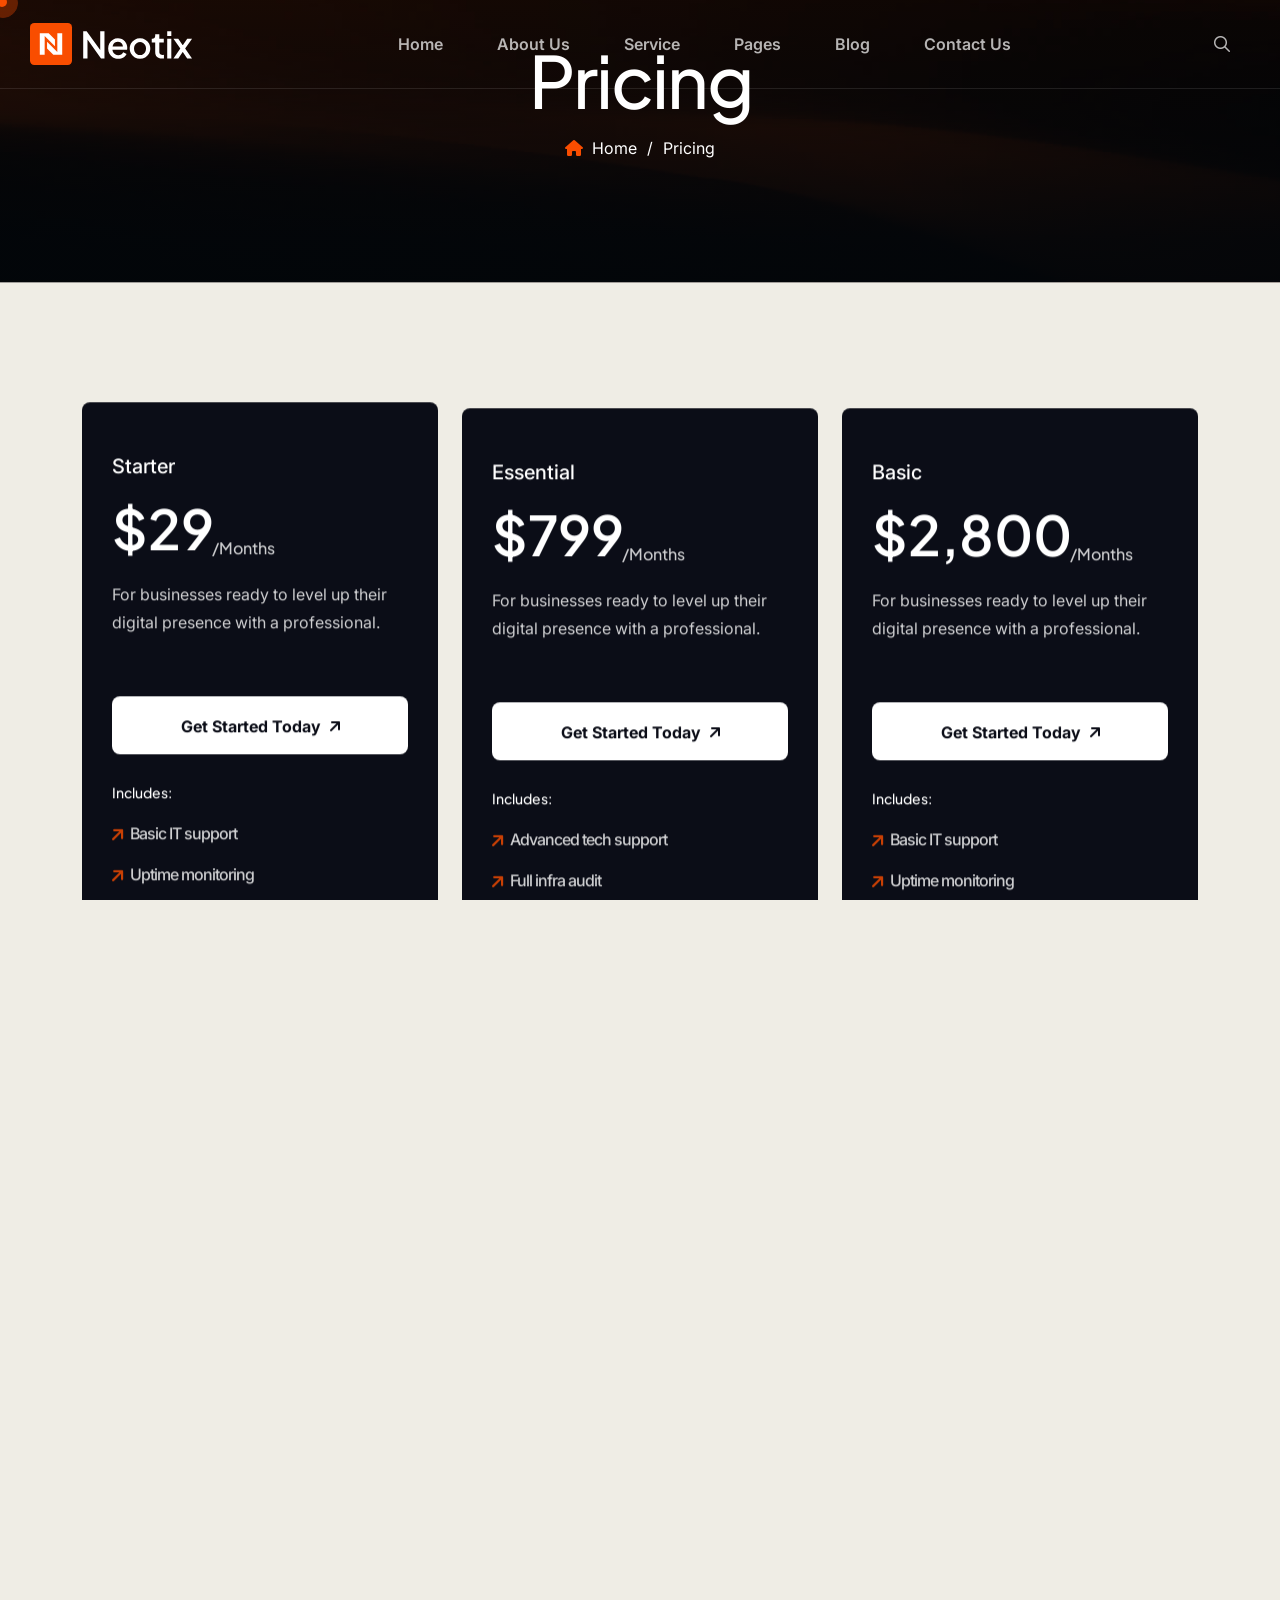
<file: buyer-file/neotix/pricing.html>
<!DOCTYPE html>
<html lang="en">
    <!--<< Header Area >>-->
    <head>
        <!-- ========== Meta Tags ========== -->
        <meta charset="UTF-8">
        <meta http-equiv="X-UA-Compatible" content="IE=edge">
        <meta name="viewport" content="width=device-width, initial-scale=1">
        <meta name="author" content="Gramentheme">
        <meta name="description" content="Brevon - Multipurpose Business HTML Template">
        <!-- ======== Page title ============ -->
        <title>Neotix - IT Service & Solution HTML Template</title>
        <!--<< Favcion >>-->
        <link rel="shortcut icon" href="assets/img/favicon.svg">
        <!--<< Bootstrap min.css >>-->
        <link rel="stylesheet" href="assets/css/bootstrap.min.css">
        <!--<< All Min Css >>-->
        <link rel="stylesheet" href="assets/css/all.min.css">
        <!--<< Animate.css >>-->
        <link rel="stylesheet" href="assets/css/animate.css">
        <!--<< Magnific Popup.css >>-->
        <link rel="stylesheet" href="assets/css/magnific-popup.css">
        <!--<< MeanMenu.css >>-->
        <link rel="stylesheet" href="assets/css/meanmenu.css">
        <!--<< Swiper Bundle.css >>-->
        <link rel="stylesheet" href="assets/css/swiper-bundle.min.css">
        <!--<< Nice Select.css >>-->
        <link rel="stylesheet" href="assets/css/nice-select.css">
        <!--<< Main.css >>-->
        <link rel="stylesheet" href="assets/css/main.css">
    </head>
    <body>

        
        <!-- Preloader Start -->
        <div id="preloader" class="preloader">
            <div class="animation-preloader">
                <div class="spinner">                
                </div>
                <div class="txt-loading">
                    <span data-text-preloader="N" class="letters-loading">
                        N
                    </span>
                    <span data-text-preloader="E" class="letters-loading">
                        E
                    </span>
                    <span data-text-preloader="O" class="letters-loading">
                        O
                    </span>
                    <span data-text-preloader="T" class="letters-loading">
                        T
                    </span>
                    <span data-text-preloader="I" class="letters-loading">
                        I
                    </span>
                    <span data-text-preloader="X" class="letters-loading">
                        X
                    </span>
                </div>
                <p class="text-center">Loading</p>
            </div>
            <div class="loader">
                <div class="row">
                    <div class="col-3 loader-section section-left">
                        <div class="bg"></div>
                    </div>
                    <div class="col-3 loader-section section-left">
                        <div class="bg"></div>
                    </div>
                    <div class="col-3 loader-section section-right">
                        <div class="bg"></div>
                    </div>
                    <div class="col-3 loader-section section-right">
                        <div class="bg"></div>
                    </div>
                </div>
            </div>
        </div>

        <!-- Back To Top Start -->
        <button id="back-top" class="back-to-top">
            <i class="fa-regular fa-arrow-up"></i>
        </button>

        <!-- GT MouseCursor Start -->
        <div class="mouseCursor cursor-outer"></div>
        <div class="mouseCursor cursor-inner"></div>
       

        <!-- Header-Top Section Start -->
        <div class="header-top-section">
            <div class="container-fluid">
                <div class="header-top-wrapper">
                    <div class="header-left">
                         <ul class="list">
                            <li>
                                <i class="fa-solid fa-location-dot"></i>
                                Riverside Park EU-1001
                            </li>
                            <li>।</li>
                            <li>
                                <i class="fa-regular fa-envelope"></i>
                                <a href="mailto:hello@neotix.com">hello@neotix.com</a>
                            </li>
                        </ul>
                    </div>
                    <div class="header-right">
                        <span><i class="fa-regular fa-clock"></i> Mon–Fri 09:00 AM – 06:00 PM</span>
                            <div class="social-icon">
                            <a href="#"><i class="fa-brands fa-facebook-f"></i></a>
                            <a href="#"><i class="fa-brands fa-twitter"></i></a>
                            <a href="#"><i class="fa-brands fa-linkedin"></i></a>
                            <a href="#"><i class="fa-brands fa-instagram"></i></a>
                        </div>
                    </div>
                </div>
            </div>
        </div>

         <!-- Offcanvas Area Start -->
        <div class="fix-area">
            <div class="offcanvas__info">
                <div class="offcanvas__wrapper">
                    <div class="offcanvas__content">
                        <div class="offcanvas__top mb-5 d-flex justify-content-between align-items-center">
                            <div class="offcanvas__logo">
                                <a href="index.html">
                                    <img src="assets/img/logo/black-logo.svg" alt="logo-img">
                                </a>
                            </div>
                            <div class="offcanvas__close">
                                <button>
                                <i class="fas fa-times"></i>
                                </button>
                            </div>
                        </div>
                        <p class="text d-none d-xl-block">
                            Nullam dignissim, ante scelerisque the  is euismod fermentum odio sem semper the is erat, a feugiat leo urna eget eros. Duis Aenean a imperdiet risus.
                        </p>
                        <div class="mobile-menu fix mb-3"></div>
                        <div class="offcanvas__contact d-xl-block">
                            <h4 class="d-xl-block">Contact Info</h4>
                            <ul class="d-xl-block">
                                <li class="d-flex align-items-center">
                                    <div class="offcanvas__contact-icon">
                                        <i class="fal fa-map-marker-alt"></i>
                                    </div>
                                    <div class="offcanvas__contact-text">
                                        <a target="_blank" href="#">Main Street, Melbourne, Australia</a>
                                    </div>
                                </li>
                                <li class="d-flex align-items-center">
                                    <div class="offcanvas__contact-icon mr-15">
                                        <i class="fal fa-envelope"></i>
                                    </div>
                                    <div class="offcanvas__contact-text">
                                        <a href="mailto:info@example.com"><span class="mailto:info@example.com">info@example.com</span></a>
                                    </div>
                                </li>
                                <li class="d-flex align-items-center">
                                    <div class="offcanvas__contact-icon mr-15">
                                        <i class="fal fa-clock"></i>
                                    </div>
                                    <div class="offcanvas__contact-text">
                                        <a target="_blank" href="#">Mod-friday, 09am -05pm</a>
                                    </div>
                                </li>
                                <li class="d-flex align-items-center">
                                    <div class="offcanvas__contact-icon mr-15">
                                        <i class="far fa-phone"></i>
                                    </div>
                                    <div class="offcanvas__contact-text">
                                        <a href="tel:+11002345909">+11002345909</a>
                                    </div>
                                </li>
                            </ul>
                            <div class="social-icon d-flex align-items-center">
                                <a href="#"><i class="fab fa-facebook-f"></i></a>
                                <a href="#"><i class="fab fa-twitter"></i></a>
                                <a href="#"><i class="fab fa-youtube"></i></a>
                                <a href="#"><i class="fab fa-linkedin-in"></i></a>
                            </div>
                        </div>
                    </div>
                </div>
            </div>
        </div>
        <div class="offcanvas__overlay"></div>
       
        <!-- Header Section Start -->
        <header id="header-sticky" class="header-1">
            <div class="container-fluid">
                <div class="mega-menu-wrapper">
                    <div class="header-main">
                        <div class="header-left">
                            <div class="logo">
                            <a href="index.html" class="header-logo">
                                <img src="assets/img/logo/white-logo.svg" alt="logo-img">
                            </a>
                            <a href="index.html" class="header-logo-2">
                                <img src="assets/img/logo/black-logo.svg" alt="logo-img">
                            </a>
                        </div>
                        </div>
                        <div class="mean__menu-wrapper">
                                <div class="main-menu">
                                    <nav id="mobile-menu">
                                        <ul>
                                            <li class="has-dropdown active menu-thumb">
                                                <a href="index.html">
                                                    Home 
                                                </a>
                                                <ul class="submenu has-homemenu">
                                                    <li>
                                                        <div class="homemenu-items">
                                                            <div class="homemenu">
                                                                <div class="homemenu-thumb">
                                                                    <img src="assets/img/header/home-1.jpg" alt="img">
                                                                    <div class="demo-button">
                                                                         <a href="index.html" class="theme-btn">
                                                                            Multi Page 
                                                                        </a>
                                                                    </div>
                                                                </div>
                                                                <div class="homemenu-content text-center">
                                                                        <h4 class="homemenu-title">
                                                                      IT Solution
                                                                    </h4>
                                                                </div>
                                                            </div>
                                                            <div class="homemenu">
                                                                <div class="homemenu-thumb mb-15">
                                                                    <img src="assets/img/header/home-2.jpg" alt="img">
                                                                    <div class="demo-button">
                                                                        <a href="index-2.html" class="theme-btn">
                                                                            Multi Page 
                                                                        </a>
                                                                    </div>
                                                                </div>
                                                                <div class="homemenu-content text-center">
                                                                        <h4 class="homemenu-title">
                                                                       IT Consulting
                                                                    </h4>
                                                                </div>
                                                            </div>
                                                            <div class="homemenu">
                                                                <div class="homemenu-thumb mb-15">
                                                                    <img src="assets/img/header/home-3.jpg" alt="img">
                                                                    <div class="demo-button">
                                                                        <a href="index-3.html" class="theme-btn">
                                                                            Multi Page 
                                                                        </a>
                                                                    </div>
                                                                </div>
                                                                <div class="homemenu-content text-center">
                                                                    <h4 class="homemenu-title">
                                                                       Cyber Security
                                                                    </h4>
                                                                </div>
                                                            </div>
                                                            <div class="homemenu">
                                                                <div class="homemenu-thumb mb-15">
                                                                    <img src="assets/img/header/home-4.jpg" alt="img">
                                                                    <div class="demo-button">
                                                                        <a href="index-4.html" class="theme-btn">
                                                                            Multi Page 
                                                                        </a>
                                                                    </div>
                                                                </div>
                                                                <div class="homemenu-content text-center">
                                                                    <h4 class="homemenu-title">
                                                                       Ai
                                                                    </h4>
                                                                </div>
                                                            </div>
                                                        </div>
                                                    </li>
                                                </ul>
                                            </li>
                                            <li class="has-dropdown active d-xl-none">
                                                <a href="index.html" class="border-none">
                                                Home
                                                </a>
                                                <ul class="submenu">
                                                    <li><a href="index.html">Home 01</a></li>
                                                    <li><a href="index-2.html">Home 02</a></li>
                                                    <li><a href="index-3.html">Home 03</a></li>
                                                    <li><a href="index-4.html">Home 04</a></li>
                                                </ul>
                                            </li>
                                             <li>
                                                <a href="about.html">About Us</a>
                                                </li>
                                                    <li class="has-dropdown">
                                                    <a href="service-details.html">
                                                        Service
                                                    </a>
                                                    <ul class="submenu">
                                                        <li><a href="service.html"> Our Service</a></li>
                                                        <li><a href="service-details.html">Service Details</a></li>
                                                    </ul>
                                                </li>
                                             <li class="has-dropdown">
                                                <a href="news-details.html">
                                                    Pages
                                                </a>
                                                <ul class="submenu">
                                                    
<li>
                                                        <a href="project-details.html">
                                                            Portfolio
                                                            <i class="fas fa-angle-right"></i>
                                                        </a>
                                                        <ul class="submenu">
                                                            <li><a href="project.html">Our Portfolio</a></li>
                                                            <li>
                                                                <a href="project-details.html">Portfolio Details</a>
                                                            </li>
                                                        </ul>
                                                    </li>
                                                    <li class="has-dropdown">
                                                        <a href="team-details.html">
                                                            Team
                                                            <i class="fas fa-angle-right"></i>
                                                        </a>
                                                        <ul class="submenu">
                                                            <li><a href="team.html">Our Team</a></li>
                                                            <li><a href="team-details.html">Team Details</a></li>
                                                        </ul>
                                                    </li>
                                                    <li><a href="pricing.html">Our Pricing</a></li>
                                                    <li><a href="faq.html">Our Faq</a></li>
                                                    <li><a href="404.html">404 Page</a></li>
                                                </ul>
                                            </li>
                                           <li>
                                                <a href="news-details.html">
                                                    Blog
                                                </a>
                                                <ul class="submenu">
                                                    <li><a href="news-grid.html">Blog Grid</a></li>
                                                    <li><a href="news.html">Blog Standard</a></li>
                                                    <li><a href="news-details.html">Blog Details</a></li>
                                                </ul>
                                            </li>
                                            <li>
                                                <a href="contact.html">Contact Us</a>
                                            </li>
                                        </ul>
                                    </nav>
                                </div>
                            </div> 
                          <div class="header-right d-flex justify-content-end align-items-center">
                            <div class="menu_search">
                                <button class="search_btn"><i class="far fa-search"></i></button>
                            </div>
                            <div class="header-btn">
                                <h6>
                                    <i class="fa-regular fa-phone-volume"></i>
                                    <a href="tel:+5284567592">+(528) 456-7592</a>
                                </h6>
                                <div class="header-button">
                                <a href="contact.html" class="theme-btn">
                                   Get In Touch <i class="fa-solid fa-arrow-up-right"></i>
                                </a>
                            </div>
                            <div class="header__hamburger d-xl-none my-auto">
                                <div class="sidebar__toggle">
                                    <i class="fas fa-bars"></i>
                                </div>
                              </div>
                            </div>
                        </div>
                    </div>
                </div>
            </div>
        </header>

        <!-- start: Search Popup -->
        <div class="search_popup">
            <div class="container">
            <div class="row">
                <div class="col-xxl-12">
                <div class="search_wrapper">
                    <div class="search_top d-flex align-items-center">
                    <div class="search_logo">
                        <a href="index.html">
                        <img src="assets/img/logo/white-logo.svg" alt="img">
                        </a>
                    </div>
                    <div class="search_close">
                        <button type="button" class="search_close_btn">
                        <i class="fa-thin fa-times"></i>
                        </button>
                    </div>
                    </div>
                    <div class="search_form">
                    <form action="#">
                        <div class="search_input">
                        <input class="search-input-field" type="text" placeholder="Type here to search...">
                        <span class="search-focus-border"></span>
                        <button type="submit">
                            <svg width="20" height="20" viewBox="0 0 20 20" fill="none" xmlns="http://www.w3.org/2000/svg">
                            <path
                                d="M9.55 18.1C14.272 18.1 18.1 14.272 18.1 9.55C18.1 4.82797 14.272 1 9.55 1C4.82797 1 1 4.82797 1 9.55C1 14.272 4.82797 18.1 9.55 18.1Z"
                                stroke="currentColor" stroke-width="1.5" stroke-linecap="round" stroke-linejoin="round" />
                            <path d="M19.0002 19.0002L17.2002 17.2002" stroke="currentColor" stroke-width="1.5"
                                stroke-linecap="round" stroke-linejoin="round" />
                            </svg>
                        </button>
                        </div>
                    </form>
                    </div>
                </div>
                </div>
            </div>
            </div>
        </div>
        <div class="search-popup-overlay"></div>

        
        <div id="smooth-wrapper">
            <div id="smooth-content">

                <!-- Breadcrumb Section Start -->
                <div class="breadcrumb-wrapper bg-cover" style="background-image: url('assets/img/breadcrumb.jpg');">
                    <div class="container">
                        <div class="page-heading">
                            <div class="breadcrumb-sub-title">
                                <h1 class="text-white wow fadeInUp" data-wow-delay=".3s">Pricing</h1>
                            </div>
                            <ul class="breadcrumb-items wow fadeInUp" data-wow-delay=".5s">
                                <li>
                                    <a href="index.html">
                                        <i class="fa-solid fa-house"></i> Home
                                    </a>
                                </li>
                                <li>
                                    /
                                </li>
                                <li>
                                    Pricing
                                </li>
                            </ul>
                        </div>
                    </div>
                </div>
                
                <!-- Pricing Section-2 Start -->
                <section class="pricing-section-2 section-padding fix">
                    <div class="container">
                        <div class="row g-4">
                            <div class="col-xl-4 col-lg-6 col-md-6 text-anims">
                                <div class="pricing-box-items style-inner mt-0">
                                     <div class="nexella-hover-bx hover-bx"></div>
                                    <div class="nexella-hover-bx hover-bx2"></div>
                                    <div class="nexella-hover-bx hover-bx3"></div>
                                    <div class="nexella-hover-bx hover-bx4"></div>
                                    <div class="pricing-header">
                                        <span>Starter</span>
                                        <h3>
                                            $29
                                            <sub>/months</sub>
                                        </h3>
                                        <p>
                                            For businesses ready to level up their digital presence with a professional.
                                        </p>
                                    </div>
                                    <a href="pricing.html" class="theme-btn">
                                        Get started today <i class="fa-solid fa-arrow-up-right"></i>
                                    </a>
                                    <div class="pricing-list">
                                        <h5>Includes:</h5>
                                        <ul>
                                            <li>
                                                <i class="fa-solid fa-arrow-up-right"></i>
                                                Basic IT support
                                            </li>
                                            <li>
                                                <i class="fa-solid fa-arrow-up-right"></i>
                                                Uptime monitoring
                                            </li>
                                            <li>
                                                <i class="fa-solid fa-arrow-up-right"></i>
                                                Email priority help
                                            </li>
                                            <li>
                                                <i class="fa-solid fa-arrow-up-right"></i>
                                                Small fixes included
                                            </li>
                                            <li>
                                                <i class="fa-solid fa-arrow-up-right"></i>
                                                Team Q&A session
                                            </li>
                                        </ul>
                                    </div>
                                </div>
                            </div>
                            <div class="col-xl-4 col-lg-6 col-md-6 text-anims mt-0">
                                <div class="pricing-box-items style-inner">
                                     <div class="nexella-hover-bx hover-bx"></div>
                                    <div class="nexella-hover-bx hover-bx2"></div>
                                    <div class="nexella-hover-bx hover-bx3"></div>
                                    <div class="nexella-hover-bx hover-bx4"></div>
                                    <div class="pricing-header">
                                        <span>Essential</span>
                                        <h3>
                                            $799
                                            <sub>/months</sub>
                                        </h3>
                                        <p>
                                            For businesses ready to level up their digital presence with a professional.
                                        </p>
                                    </div>
                                    <a href="pricing.html" class="theme-btn">
                                        Get started today <i class="fa-solid fa-arrow-up-right"></i>
                                    </a>
                                    <div class="pricing-list">
                                        <h5>Includes:</h5>
                                        <ul>
                                            <li>
                                                <i class="fa-solid fa-arrow-up-right"></i>
                                                Advanced tech support
                                            </li>
                                            <li>
                                                <i class="fa-solid fa-arrow-up-right"></i>
                                                Full infra audit
                                            </li>
                                            <li>
                                                <i class="fa-solid fa-arrow-up-right"></i>
                                               24/7 monitoring
                                            </li>
                                            <li>
                                                <i class="fa-solid fa-arrow-up-right"></i>
                                                Cloud optimization
                                            </li>
                                            <li>
                                                <i class="fa-solid fa-arrow-up-right"></i>
                                                Disaster plan setup
                                            </li>
                                        </ul>
                                    </div>
                                </div>
                            </div>
                            <div class="col-xl-4 col-lg-6 col-md-6 text-anims mt-0">
                                <div class="pricing-box-items style-inner">
                                    <div class="nexella-hover-bx hover-bx"></div>
                                    <div class="nexella-hover-bx hover-bx2"></div>
                                    <div class="nexella-hover-bx hover-bx3"></div>
                                    <div class="nexella-hover-bx hover-bx4"></div>
                                    <div class="pricing-header">
                                        <span>Basic</span>
                                        <h3>
                                            $2,800
                                            <sub>/months</sub>
                                        </h3>
                                        <p>
                                            For businesses ready to level up their digital presence with a professional.
                                        </p>
                                    </div>
                                    <a href="pricing.html" class="theme-btn">
                                        Get started today <i class="fa-solid fa-arrow-up-right"></i>
                                    </a>
                                    <div class="pricing-list">
                                        <h5>Includes:</h5>
                                        <ul>
                                            <li>
                                                <i class="fa-solid fa-arrow-up-right"></i>
                                                Basic IT support
                                            </li>
                                            <li>
                                                <i class="fa-solid fa-arrow-up-right"></i>
                                                Uptime monitoring
                                            </li>
                                            <li>
                                                <i class="fa-solid fa-arrow-up-right"></i>
                                                Email priority help
                                            </li>
                                            <li>
                                                <i class="fa-solid fa-arrow-up-right"></i>
                                                Small fixes included
                                            </li>
                                            <li>
                                                <i class="fa-solid fa-arrow-up-right"></i>
                                                Team Q&A session
                                            </li>
                                        </ul>
                                    </div>
                                </div>
                            </div>
                        </div>
                    </div>
                </section>


                <!-- Footer Section Start -->
                <footer class="footer-section fix">
                    <div class="footer-area bg-cover" style="background-image: url(assets/img/home-1/footer-bg.jpg);">
                        <div class="container">
                        <div class="footer-widget-wrapper">
                            <div class="row justify-content-between">
                                <div class="col-xl-4 col-lg-5 col-md-6 wow fadeInUp" data-wow-delay=".2s">
                                    <div class="footer-widget-items">
                                        <div class="widget-head">
                                            <a href="index.html" class="footer-logo">
                                                <img src="assets/img/logo/white-logo.svg" alt="img">
                                            </a>
                                        </div>
                                        <div class="footer-content">
                                            <p>
                                                Businesses to thrive in changing digital world. With over a decade systems that drive growth an efficiency. From IT consulting.
                                            </p>
                                            <a href="contact.html" class="theme-btn">
                                                Get started now <i class="fa-solid fa-arrow-up-right"></i>
                                            </a>
                                        </div>
                                    </div>
                                </div>
                                <div class="col-xl-2 col-lg-3 col-md-6 wow fadeInUp" data-wow-delay=".4s">
                                    <div class="footer-widget-items">
                                        <div class="widget-head">
                                            <h3>Company</h3>
                                        </div>
                                        <ul class="list-area">
                                            <li>
                                                <a href="about.html">
                                                    About us
                                                </a>
                                            </li>
                                            <li>
                                                <a href="contact.html">
                                                    Work process
                                                </a>
                                            </li>
                                            <li>
                                                <a href="about.html">
                                                    About us
                                                </a>
                                            </li>
                                            <li>
                                                <a href="team.html">
                                                    Our team
                                                </a>
                                            </li>
                                            <li>
                                                <a href="contact.html">
                                                    Contact
                                                </a>
                                            </li>
                                            <li>
                                                <a href="contact.html">
                                                    Careers
                                                </a>
                                            </li>
                                            <li>
                                                <a href="news.html">
                                                    Blogs
                                                </a>
                                            </li>
                                        </ul>
                                    </div>
                                </div>
                                <div class="col-xl-3 ps-lg-5 col-lg-4 col-md-6 wow fadeInUp" data-wow-delay=".6s">
                                    <div class="footer-widget-items">
                                        <div class="widget-head">
                                            <h3>Recourse</h3>
                                        </div>
                                        <ul class="list-area">
                                            <li>
                                                <a href="service-details.html">
                                                    Future innovations
                                                </a>
                                            </li>
                                            <li>
                                                <a href="service-details.html">
                                                    Smart solutions
                                                </a>
                                            </li>
                                            <li>
                                                <a href="service-details.html">
                                                        IT consulting
                                                </a>
                                            </li>
                                            <li>
                                                <a href="service-details.html">
                                                    NextGen  IT 
                                                </a>
                                            </li>
                                            <li>
                                                <a href="service-details.html">
                                                    Cyber security
                                                </a>
                                            </li>
                                            <li>
                                                <a href="service-details.html">
                                                    Software solution
                                                </a>
                                            </li>
                                        </ul>
                                    </div>
                                </div>
                                <div class="col-xl-3 col-lg-6 col-md-6 wow fadeInUp" data-wow-delay=".8s">
                                    <div class="footer-widget-items">
                                        <div class="widget-head">
                                            <h3>Subscribe Newsletter</h3>
                                        </div>
                                        <div class="contact-item">
                                            <form action="#">
                                                <input type="text" placeholder="Email address">
                                            </form>
                                            <button type="submit" class="theme-btn w-100">
                                                    Subscribe now <i class="fa-solid fa-arrow-up-right"></i>
                                            </button>
                                            <div class="social-icon">
                                                <a href="#"><i class="fa-brands fa-facebook-f"></i></a>
                                                <a href="#"><i class="fa-brands fa-linkedin-in"></i></a>
                                                <a href="#"><i class="fa-brands fa-twitter"></i></a>
                                                <a href="#"><i class="fa-brands fa-youtube"></i></a>
                                            </div>
                                        </div>
                                    </div>
                                </div>
                            </div>
                        </div>
                        <div class="footer-bottom-wrapper">
                            <p class="wow fadeInUp" data-wow-delay=".3s">
                               Copyright <span>Neotix.</span> All rights reserved.
                            </p>
                            <ul class="footer-list wow fadeInUp" data-wow-delay=".7s">
                                <li>
                                    <a href="contact.html">Privacy policy</a>
                                </li>
                                <li>।</li>
                                <li>
                                    <a href="contact.html">Terms & conditions</a>
                                </li>
                            </ul>
                        </div>
                    </div>
                    </div>
                </footer>

            </div>
        </div>

       

        
        <!--<< All JS Plugins >>-->
        <script src="assets/js/jquery-3.7.1.min.js"></script>
        <!--<< Viewport Js >>-->
        <script src="assets/js/viewport.jquery.js"></script>
        <!--<< Bootstrap Js >>-->
        <script src="assets/js/bootstrap.bundle.min.js"></script>
        <!--<< Gsap Min Js >>-->
        <script src="assets/js/gsap.min.js"></script>
        <!--<< ScrollTrigger Min Js >>-->
        <script src="assets/js/ScrollTrigger.min.js"></script>
        <!--<< ScrollSmoother Min Js >>-->
        <script src="assets/js/ScrollSmoother.min.js"></script>
        <!--<< ScrollToPlugin Min Js >>-->
        <script src="assets/js/ScrollToPlugin.min.js"></script>
        <!--<< SplitText Min Js >>-->
        <script src="assets/js/SplitText.min.js"></script>
        <!--<< TextPlugin Min Js >>-->
        <script src="assets/js/TextPlugin.js"></script>
         <!--<< Chroma Min Js >>-->
        <script src="assets/js/chroma.min.js"></script>
        <!--<< nice-selec Js >>-->
        <script src="assets/js/jquery.nice-select.min.js"></script>
        <!--<< Waypoints Js >>-->
        <script src="assets/js/jquery.waypoints.js"></script>
        <!--<< Counterup Js >>-->
        <script src="assets/js/jquery.counterup.min.js"></script>
        <!--<< Swiper Slider Js >>-->
        <script src="assets/js/swiper-bundle.min.js"></script>
        <!--<< MeanMenu Js >>-->
        <script src="assets/js/jquery.meanmenu.min.js"></script>
        <!--<< Parallaxie Js >>-->
        <script src="assets/js/parallaxie.js"></script>
        <!--<< Magnific Popup Js >>-->
        <script src="assets/js/jquery.magnific-popup.min.js"></script>
        <!--<< Wow Animation Js >>-->
        <script src="assets/js/wow.min.js"></script>
        <!--<< Main.js >>-->
        <script src="assets/js/main.js"></script>
    </body>
</html>
</file>
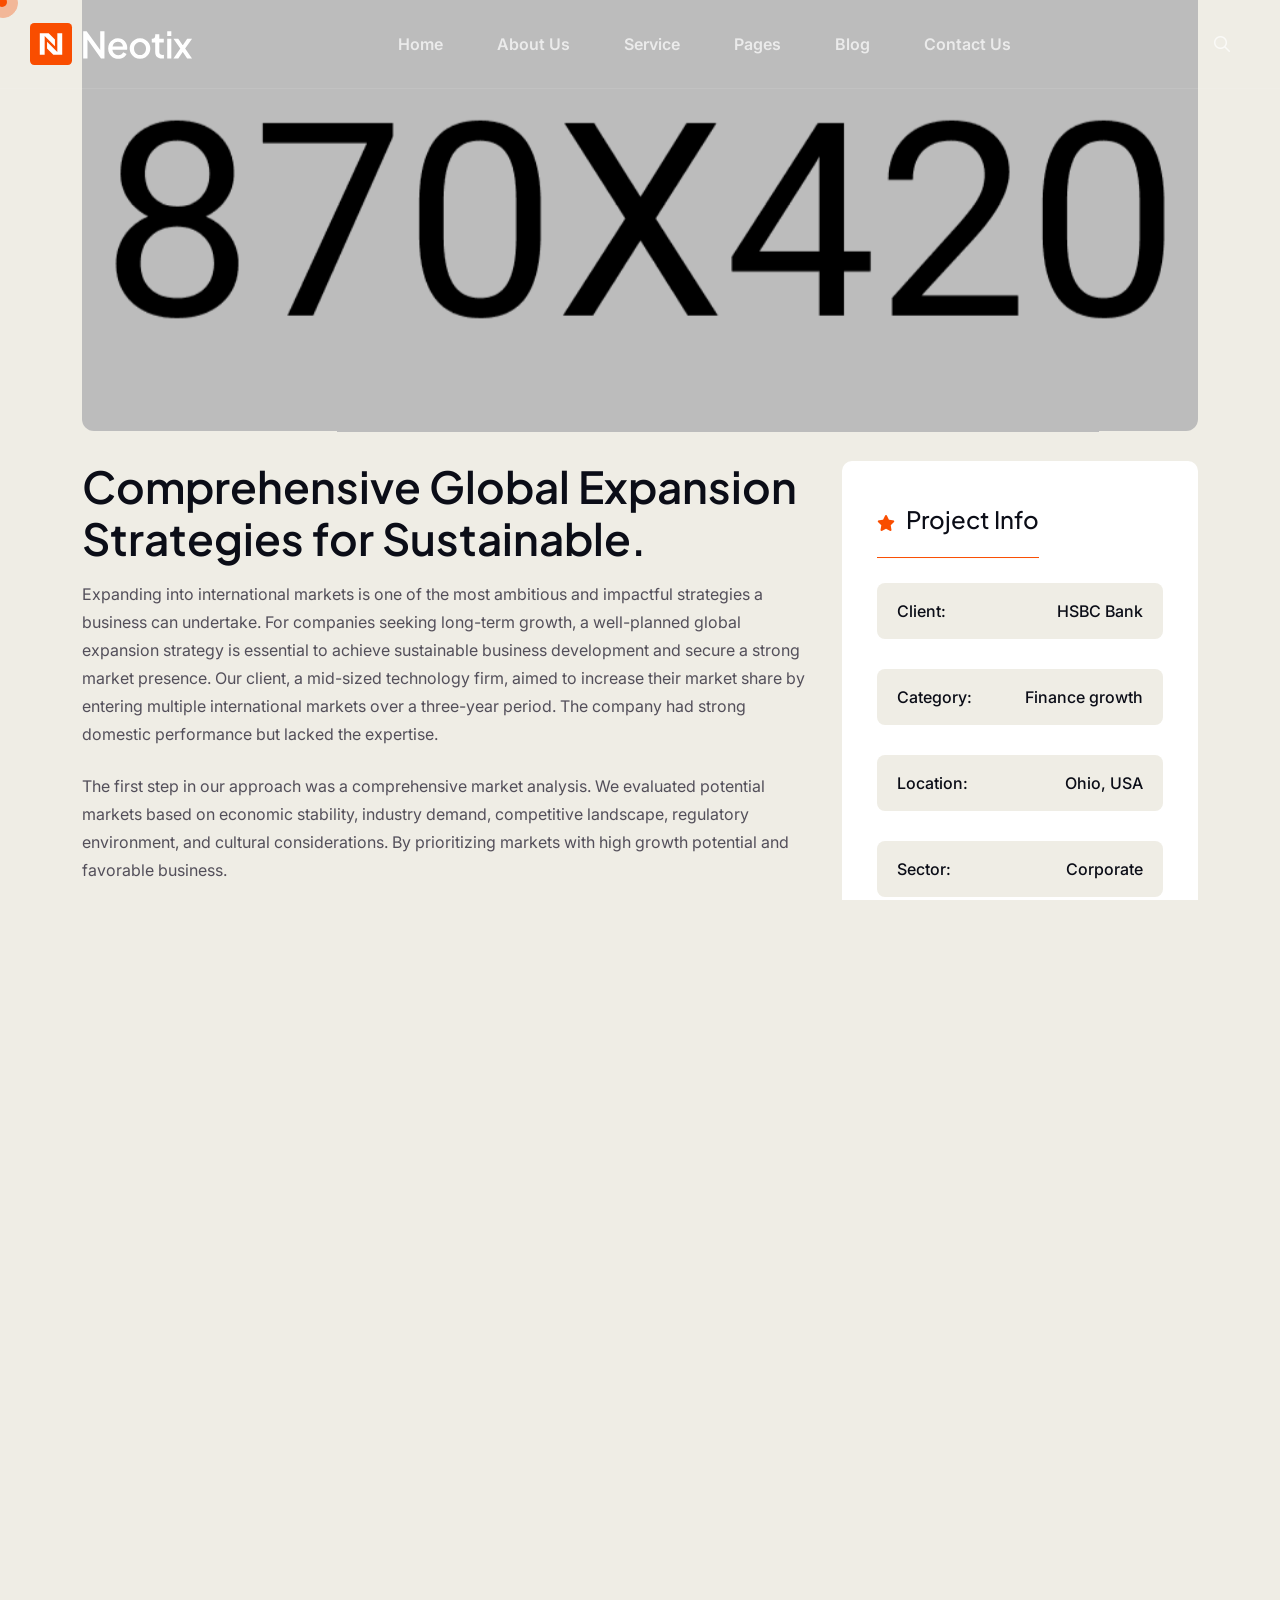
<file: buyer-file/neotix/project-details.html>
<!DOCTYPE html>
<html lang="en">
    <!--<< Header Area >>-->
    <head>
        <!-- ========== Meta Tags ========== -->
        <meta charset="UTF-8">
        <meta http-equiv="X-UA-Compatible" content="IE=edge">
        <meta name="viewport" content="width=device-width, initial-scale=1">
        <meta name="author" content="Gramentheme">
        <meta name="description" content="Brevon - Multipurpose Business HTML Template">
        <!-- ======== Page title ============ -->
        <title>Neotix - IT Service & Solution HTML Template</title>
        <!--<< Favcion >>-->
        <link rel="shortcut icon" href="assets/img/favicon.svg">
        <!--<< Bootstrap min.css >>-->
        <link rel="stylesheet" href="assets/css/bootstrap.min.css">
        <!--<< All Min Css >>-->
        <link rel="stylesheet" href="assets/css/all.min.css">
        <!--<< Animate.css >>-->
        <link rel="stylesheet" href="assets/css/animate.css">
        <!--<< Magnific Popup.css >>-->
        <link rel="stylesheet" href="assets/css/magnific-popup.css">
        <!--<< MeanMenu.css >>-->
        <link rel="stylesheet" href="assets/css/meanmenu.css">
        <!--<< Swiper Bundle.css >>-->
        <link rel="stylesheet" href="assets/css/swiper-bundle.min.css">
        <!--<< Nice Select.css >>-->
        <link rel="stylesheet" href="assets/css/nice-select.css">
        <!--<< Main.css >>-->
        <link rel="stylesheet" href="assets/css/main.css">
    </head>
    <body>

        <!-- Preloader Start -->
        <div id="preloader" class="preloader">
            <div class="animation-preloader">
                <div class="spinner">                
                </div>
                <div class="txt-loading">
                    <span data-text-preloader="N" class="letters-loading">
                        N
                    </span>
                    <span data-text-preloader="E" class="letters-loading">
                        E
                    </span>
                    <span data-text-preloader="O" class="letters-loading">
                        O
                    </span>
                    <span data-text-preloader="T" class="letters-loading">
                        T
                    </span>
                    <span data-text-preloader="I" class="letters-loading">
                        I
                    </span>
                    <span data-text-preloader="X" class="letters-loading">
                        X
                    </span>
                </div>
                <p class="text-center">Loading</p>
            </div>
            <div class="loader">
                <div class="row">
                    <div class="col-3 loader-section section-left">
                        <div class="bg"></div>
                    </div>
                    <div class="col-3 loader-section section-left">
                        <div class="bg"></div>
                    </div>
                    <div class="col-3 loader-section section-right">
                        <div class="bg"></div>
                    </div>
                    <div class="col-3 loader-section section-right">
                        <div class="bg"></div>
                    </div>
                </div>
            </div>
        </div>

        <!-- Back To Top Start -->
        <button id="back-top" class="back-to-top">
            <i class="fa-regular fa-arrow-up"></i>
        </button>

        <!-- GT MouseCursor Start -->
        <div class="mouseCursor cursor-outer"></div>
        <div class="mouseCursor cursor-inner"></div>

       
        <!-- Header-Top Section Start -->
        <div class="header-top-section">
            <div class="container-fluid">
                <div class="header-top-wrapper">
                    <div class="header-left">
                         <ul class="list">
                            <li>
                                <i class="fa-solid fa-location-dot"></i>
                                Riverside Park EU-1001
                            </li>
                            <li>।</li>
                            <li>
                                <i class="fa-regular fa-envelope"></i>
                                <a href="mailto:hello@neotix.com">hello@neotix.com</a>
                            </li>
                        </ul>
                    </div>
                    <div class="header-right">
                        <span><i class="fa-regular fa-clock"></i> Mon–Fri 09:00 AM – 06:00 PM</span>
                            <div class="social-icon">
                            <a href="#"><i class="fa-brands fa-facebook-f"></i></a>
                            <a href="#"><i class="fa-brands fa-twitter"></i></a>
                            <a href="#"><i class="fa-brands fa-linkedin"></i></a>
                            <a href="#"><i class="fa-brands fa-instagram"></i></a>
                        </div>
                    </div>
                </div>
            </div>
        </div>

         <!-- Offcanvas Area Start -->
        <div class="fix-area">
            <div class="offcanvas__info">
                <div class="offcanvas__wrapper">
                    <div class="offcanvas__content">
                        <div class="offcanvas__top mb-5 d-flex justify-content-between align-items-center">
                            <div class="offcanvas__logo">
                                <a href="index.html">
                                    <img src="assets/img/logo/black-logo.svg" alt="logo-img">
                                </a>
                            </div>
                            <div class="offcanvas__close">
                                <button>
                                <i class="fas fa-times"></i>
                                </button>
                            </div>
                        </div>
                        <p class="text d-none d-xl-block">
                            Nullam dignissim, ante scelerisque the  is euismod fermentum odio sem semper the is erat, a feugiat leo urna eget eros. Duis Aenean a imperdiet risus.
                        </p>
                        <div class="mobile-menu fix mb-3"></div>
                        <div class="offcanvas__contact d-xl-block">
                            <h4 class="d-xl-block">Contact Info</h4>
                            <ul class="d-xl-block">
                                <li class="d-flex align-items-center">
                                    <div class="offcanvas__contact-icon">
                                        <i class="fal fa-map-marker-alt"></i>
                                    </div>
                                    <div class="offcanvas__contact-text">
                                        <a target="_blank" href="#">Main Street, Melbourne, Australia</a>
                                    </div>
                                </li>
                                <li class="d-flex align-items-center">
                                    <div class="offcanvas__contact-icon mr-15">
                                        <i class="fal fa-envelope"></i>
                                    </div>
                                    <div class="offcanvas__contact-text">
                                        <a href="mailto:info@example.com"><span class="mailto:info@example.com">info@example.com</span></a>
                                    </div>
                                </li>
                                <li class="d-flex align-items-center">
                                    <div class="offcanvas__contact-icon mr-15">
                                        <i class="fal fa-clock"></i>
                                    </div>
                                    <div class="offcanvas__contact-text">
                                        <a target="_blank" href="#">Mod-friday, 09am -05pm</a>
                                    </div>
                                </li>
                                <li class="d-flex align-items-center">
                                    <div class="offcanvas__contact-icon mr-15">
                                        <i class="far fa-phone"></i>
                                    </div>
                                    <div class="offcanvas__contact-text">
                                        <a href="tel:+11002345909">+11002345909</a>
                                    </div>
                                </li>
                            </ul>
                            <div class="social-icon d-flex align-items-center">
                                <a href="#"><i class="fab fa-facebook-f"></i></a>
                                <a href="#"><i class="fab fa-twitter"></i></a>
                                <a href="#"><i class="fab fa-youtube"></i></a>
                                <a href="#"><i class="fab fa-linkedin-in"></i></a>
                            </div>
                        </div>
                    </div>
                </div>
            </div>
        </div>
        <div class="offcanvas__overlay"></div>
       
        <!-- Header Section Start -->
        <header id="header-sticky" class="header-1">
            <div class="container-fluid">
                <div class="mega-menu-wrapper">
                    <div class="header-main">
                        <div class="header-left">
                            <div class="logo">
                            <a href="index.html" class="header-logo">
                                <img src="assets/img/logo/white-logo.svg" alt="logo-img">
                            </a>
                            <a href="index.html" class="header-logo-2">
                                <img src="assets/img/logo/black-logo.svg" alt="logo-img">
                            </a>
                        </div>
                        </div>
                        <div class="mean__menu-wrapper">
                                <div class="main-menu">
                                    <nav id="mobile-menu">
                                        <ul>
                                            <li class="has-dropdown active menu-thumb">
                                                <a href="index.html">
                                                    Home 
                                                </a>
                                                <ul class="submenu has-homemenu">
                                                    <li>
                                                        <div class="homemenu-items">
                                                            <div class="homemenu">
                                                                <div class="homemenu-thumb">
                                                                    <img src="assets/img/header/home-1.jpg" alt="img">
                                                                    <div class="demo-button">
                                                                         <a href="index.html" class="theme-btn">
                                                                            Multi Page 
                                                                        </a>
                                                                    </div>
                                                                </div>
                                                                <div class="homemenu-content text-center">
                                                                        <h4 class="homemenu-title">
                                                                      IT Solution
                                                                    </h4>
                                                                </div>
                                                            </div>
                                                            <div class="homemenu">
                                                                <div class="homemenu-thumb mb-15">
                                                                    <img src="assets/img/header/home-2.jpg" alt="img">
                                                                    <div class="demo-button">
                                                                        <a href="index-2.html" class="theme-btn">
                                                                            Multi Page 
                                                                        </a>
                                                                    </div>
                                                                </div>
                                                                <div class="homemenu-content text-center">
                                                                        <h4 class="homemenu-title">
                                                                       IT Consulting
                                                                    </h4>
                                                                </div>
                                                            </div>
                                                            <div class="homemenu">
                                                                <div class="homemenu-thumb mb-15">
                                                                    <img src="assets/img/header/home-3.jpg" alt="img">
                                                                    <div class="demo-button">
                                                                        <a href="index-3.html" class="theme-btn">
                                                                            Multi Page 
                                                                        </a>
                                                                    </div>
                                                                </div>
                                                                <div class="homemenu-content text-center">
                                                                    <h4 class="homemenu-title">
                                                                       Cyber Security
                                                                    </h4>
                                                                </div>
                                                            </div>
                                                            <div class="homemenu">
                                                                <div class="homemenu-thumb mb-15">
                                                                    <img src="assets/img/header/home-4.jpg" alt="img">
                                                                    <div class="demo-button">
                                                                        <a href="index-4.html" class="theme-btn">
                                                                            Multi Page 
                                                                        </a>
                                                                    </div>
                                                                </div>
                                                                <div class="homemenu-content text-center">
                                                                    <h4 class="homemenu-title">
                                                                       Ai
                                                                    </h4>
                                                                </div>
                                                            </div>
                                                        </div>
                                                    </li>
                                                </ul>
                                            </li>
                                            <li class="has-dropdown active d-xl-none">
                                                <a href="index.html" class="border-none">
                                                Home
                                                </a>
                                                <ul class="submenu">
                                                    <li><a href="index.html">Home 01</a></li>
                                                    <li><a href="index-2.html">Home 02</a></li>
                                                    <li><a href="index-3.html">Home 03</a></li>
                                                    <li><a href="index-4.html">Home 04</a></li>
                                                </ul>
                                            </li>
                                             <li>
                                                <a href="about.html">About Us</a>
                                                </li>
                                                    <li class="has-dropdown">
                                                    <a href="service-details.html">
                                                        Service
                                                    </a>
                                                    <ul class="submenu">
                                                        <li><a href="service.html"> Our Service</a></li>
                                                        <li><a href="service-details.html">Service Details</a></li>
                                                    </ul>
                                                </li>
                                             <li class="has-dropdown">
                                                <a href="news-details.html">
                                                    Pages
                                                </a>
                                                <ul class="submenu">
                                                    
<li>
                                                        <a href="project-details.html">
                                                            Portfolio
                                                            <i class="fas fa-angle-right"></i>
                                                        </a>
                                                        <ul class="submenu">
                                                            <li><a href="project.html">Our Portfolio</a></li>
                                                            <li>
                                                                <a href="project-details.html">Portfolio Details</a>
                                                            </li>
                                                        </ul>
                                                    </li>
                                                    <li class="has-dropdown">
                                                        <a href="team-details.html">
                                                            Team
                                                            <i class="fas fa-angle-right"></i>
                                                        </a>
                                                        <ul class="submenu">
                                                            <li><a href="team.html">Our Team</a></li>
                                                            <li><a href="team-details.html">Team Details</a></li>
                                                        </ul>
                                                    </li>
                                                    <li><a href="pricing.html">Our Pricing</a></li>
                                                    <li><a href="faq.html">Our Faq</a></li>
                                                    <li><a href="404.html">404 Page</a></li>
                                                </ul>
                                            </li>
                                           <li>
                                                <a href="news-details.html">
                                                    Blog
                                                </a>
                                                <ul class="submenu">
                                                    <li><a href="news-grid.html">Blog Grid</a></li>
                                                    <li><a href="news.html">Blog Standard</a></li>
                                                    <li><a href="news-details.html">Blog Details</a></li>
                                                </ul>
                                            </li>
                                            <li>
                                                <a href="contact.html">Contact Us</a>
                                            </li>
                                        </ul>
                                    </nav>
                                </div>
                            </div> 
                          <div class="header-right d-flex justify-content-end align-items-center">
                            <div class="menu_search">
                                <button class="search_btn"><i class="far fa-search"></i></button>
                            </div>
                            <div class="header-btn">
                                <h6>
                                    <i class="fa-regular fa-phone-volume"></i>
                                    <a href="tel:+5284567592">+(528) 456-7592</a>
                                </h6>
                                <div class="header-button">
                                <a href="contact.html" class="theme-btn">
                                   Get In Touch <i class="fa-solid fa-arrow-up-right"></i>
                                </a>
                            </div>
                            <div class="header__hamburger d-xl-none my-auto">
                                <div class="sidebar__toggle">
                                    <i class="fas fa-bars"></i>
                                </div>
                              </div>
                            </div>
                        </div>
                    </div>
                </div>
            </div>
        </header>

        <!-- start: Search Popup -->
        <div class="search_popup">
            <div class="container">
            <div class="row">
                <div class="col-xxl-12">
                <div class="search_wrapper">
                    <div class="search_top d-flex align-items-center">
                    <div class="search_logo">
                        <a href="index.html">
                        <img src="assets/img/logo/white-logo.svg" alt="img">
                        </a>
                    </div>
                    <div class="search_close">
                        <button type="button" class="search_close_btn">
                        <i class="fa-thin fa-times"></i>
                        </button>
                    </div>
                    </div>
                    <div class="search_form">
                    <form action="#">
                        <div class="search_input">
                        <input class="search-input-field" type="text" placeholder="Type here to search...">
                        <span class="search-focus-border"></span>
                        <button type="submit">
                            <svg width="20" height="20" viewBox="0 0 20 20" fill="none" xmlns="http://www.w3.org/2000/svg">
                            <path
                                d="M9.55 18.1C14.272 18.1 18.1 14.272 18.1 9.55C18.1 4.82797 14.272 1 9.55 1C4.82797 1 1 4.82797 1 9.55C1 14.272 4.82797 18.1 9.55 18.1Z"
                                stroke="currentColor" stroke-width="1.5" stroke-linecap="round" stroke-linejoin="round" />
                            <path d="M19.0002 19.0002L17.2002 17.2002" stroke="currentColor" stroke-width="1.5"
                                stroke-linecap="round" stroke-linejoin="round" />
                            </svg>
                        </button>
                        </div>
                    </form>
                    </div>
                </div>
                </div>
            </div>
            </div>
        </div>
        <div class="search-popup-overlay"></div>

        
        <div id="smooth-wrapper">
            <div id="smooth-content">

                <!-- Breadcrumb Section Start -->
                <div class="breadcrumb-wrapper bg-cover" style="background-image: url('assets/img/breadcrumb.jpg');">
                    <div class="container">
                        <div class="page-heading">
                            <div class="breadcrumb-sub-title">
                                <h1 class="text-white wow fadeInUp" data-wow-delay=".3s">Portfolio details</h1>
                            </div>
                            <ul class="breadcrumb-items wow fadeInUp" data-wow-delay=".5s">
                                <li>
                                    <a href="index.html">
                                        <i class="fa-solid fa-house"></i> Home
                                    </a>
                                </li>
                                <li>
                                    /
                                </li>
                                <li>
                                    Portfolio details
                                </li>
                            </ul>
                        </div>
                    </div>
                </div>
                
              
                <!-- Project-Details Section Start -->
                <section class="project-details-section fix section-padding">
                    <div class="container">
                        <div class="project-details-wrapper">
                            <div class="details-top-img fix">
                                <img data-speed=".8" src="assets/img/inner-page/project-details-01.jpg" alt="img">
                            </div>
                            <div class="row g-4">
                                <div class="col-lg-8">
                                    <div class="project-details-content">
                                        <h2>Comprehensive Global Expansion Strategies for Sustainable.</h2>
                                        <p class="mt-3">
                                            Expanding into international markets is one of the most ambitious and impactful strategies a business can undertake. For companies seeking long-term growth, a well-planned global expansion strategy is essential to achieve sustainable business development and secure a strong market presence. Our client, a mid-sized technology firm, aimed to increase their market share by entering multiple international markets over a three-year period. The company had strong domestic performance but lacked the expertise.
                                        </p>
                                        <p class="mt-4">
                                            The first step in our approach was a comprehensive market analysis. We evaluated potential markets based on economic stability, industry demand, competitive landscape, regulatory environment, and cultural considerations. By prioritizing markets with high growth potential and favorable business.
                                        </p>
                                        <h3>Our range of corporate business</h3>
                                        <p class="mt-3">
                                            Business conditions, we created a roadmap for phased expansion. Each selected market was thoroughly researched to identify target customer segments, purchasing behaviors, and local competitors. This research allowed us to design market entry strategies that were both culturally appropriate and commercially viable, ensuring that the client’s offerings would resonate with new audiences.
                                        </p>
                                        <div class="project-list-items">
                                            <ul>
                                                <li>
                                                    <i class="fa-solid fa-circle-check"></i>
                                                    Financial strategy planning
                                                </li>
                                                <li>
                                                    <i class="fa-solid fa-circle-check"></i>
                                                    Operational improvement
                                                </li>
                                                <li>
                                                    <i class="fa-solid fa-circle-check"></i>
                                                    Risk management solutions
                                                </li>
                                                <li>
                                                    <i class="fa-solid fa-circle-check"></i>
                                                    investment ppportunite
                                                </li>
                                            </ul>
                                            <ul>
                                                <li>
                                                    <i class="fa-solid fa-circle-check"></i>
                                                   Rvenue growth optimization
                                                </li>
                                                <li>
                                                    <i class="fa-solid fa-circle-check"></i>
                                                    Sustainable business
                                                </li>
                                                <li>
                                                    <i class="fa-solid fa-circle-check"></i>
                                                    Performance monitoring
                                                </li>
                                            </ul>
                                        </div>
                                        <h3>Project gallery</h3>
                                        <p class="mt-3">
                                            Implementation was carefully phased to allow for adaptation and learning. Initial entry into two pilot markets enabled the client to test strategies, gather feedback, and refine processes.
                                        </p>
                                        <div class="details-image-2 fix">
                                            <img data-speed=".8" src="assets/img/inner-page/project-details-02.jpg" alt="img">
                                        </div>
                                        <div class="row g-4">
                                            <div class="col-lg-6 col-md-6">
                                                <div class="details-img-3">
                                                    <img src="assets/img/inner-page/project-details-03.jpg" alt="img">
                                                </div>
                                            </div>
                                            <div class="col-lg-6 col-md-6">
                                                <div class="details-img-3">
                                                    <img src="assets/img/inner-page/project-details-04.jpg" alt="img">
                                                </div>
                                            </div>
                                        </div>
                                        <div class="slider-button d-flex align-items-center justify-content-between wow fadeInUp" data-wow-delay=".9s">
                                            <div class="d-flex align-items-center gap-xxl-4 gap-3 gap-2">
                                                <button class="cmn-prev cmn-border d-center">
                                                <i class="fas fa-chevron-left"></i>
                                                </button>
                                                <span class="previus-text text-capitalize">
                                                Preview
                                                </span>
                                            </div>
                                            <div class="icon-gird">
                                                <i class="fa-solid fa-grid"></i>
                                            </div>
                                            <div class="d-flex align-items-center gap-xxl-4 gap-3 gap-2">
                                                <span class="previus-text text-capitalize">
                                                Next
                                                </span>
                                                <button class="cmn-next cmn-border d-center">
                                                <i class="fas fa-chevron-right"></i>
                                                </button>
                                            </div>
                                        </div>
                                    </div>
                                </div>
                                <div class="col-lg-4">
                                    <div class="project-details-sidebar">
                                        <div class="sidebar-widget">
                                            <div class="sideber-title">
                                                <h4 class="wow fadeInUp" data-wow-delay=".2s">
                                                <i class="fa-solid fa-star"></i>
                                                Project info</h4>
                                            </div>
                                            <ul class="project-infrom wow fadeInUp" data-wow-delay=".4s">
                                                <li>
                                                    <span>Client:</span>
                                                    HSBC Bank
                                                </li>
                                                <li>
                                                    <span>Category:</span>
                                                    Finance growth
                                                </li>
                                                <li>
                                                    <span>Location:</span>
                                                    Ohio, USA
                                                </li>
                                                <li>
                                                    <span>Sector:</span>
                                                    Corporate
                                                </li>
                                                <li>
                                                    <span>Date:</span>
                                                    18, nov, 2025
                                                </li>
                                            </ul>
                                        </div>
                                        <div class="sidebar-widget-image wow fadeInUp" data-wow-delay=".5s">
                                            <img src="assets/img/inner-page/service-details-2.jpg" alt="img">
                                            <div class="content">
                                                <h3>Let’s Bring Digital Ideas to Life.</h3>
                                                <a href="contact.html" class="theme-btn wow fadeInUp" data-wow-delay=".5s">
                                                    Get in touch <i class="fa-solid fa-arrow-up-right"></i>
                                                </a>
                                            </div>
                                            <div class="white-logo">
                                                <img src="assets/img/logo/white-logo.svg" alt="img">
                                            </div>
                                        </div>
                                    </div>
                                </div>
                            </div>
                        </div>
                    </div>
                </section>


                <!-- Footer Section Start -->
                <footer class="footer-section fix">
                    <div class="footer-area bg-cover" style="background-image: url(assets/img/home-1/footer-bg.jpg);">
                        <div class="container">
                        <div class="footer-widget-wrapper">
                            <div class="row justify-content-between">
                                <div class="col-xl-4 col-lg-5 col-md-6 wow fadeInUp" data-wow-delay=".2s">
                                    <div class="footer-widget-items">
                                        <div class="widget-head">
                                            <a href="index.html" class="footer-logo">
                                                <img src="assets/img/logo/white-logo.svg" alt="img">
                                            </a>
                                        </div>
                                        <div class="footer-content">
                                            <p>
                                                Businesses to thrive in changing digital world. With over a decade systems that drive growth an efficiency. From IT consulting.
                                            </p>
                                            <a href="contact.html" class="theme-btn">
                                                Get started now <i class="fa-solid fa-arrow-up-right"></i>
                                            </a>
                                        </div>
                                    </div>
                                </div>
                                <div class="col-xl-2 col-lg-3 col-md-6 wow fadeInUp" data-wow-delay=".4s">
                                    <div class="footer-widget-items">
                                        <div class="widget-head">
                                            <h3>Company</h3>
                                        </div>
                                        <ul class="list-area">
                                            <li>
                                                <a href="about.html">
                                                    About us
                                                </a>
                                            </li>
                                            <li>
                                                <a href="contact.html">
                                                    Work process
                                                </a>
                                            </li>
                                            <li>
                                                <a href="about.html">
                                                    About us
                                                </a>
                                            </li>
                                            <li>
                                                <a href="team.html">
                                                    Our team
                                                </a>
                                            </li>
                                            <li>
                                                <a href="contact.html">
                                                    Contact
                                                </a>
                                            </li>
                                            <li>
                                                <a href="contact.html">
                                                    Careers
                                                </a>
                                            </li>
                                            <li>
                                                <a href="news.html">
                                                    Blogs
                                                </a>
                                            </li>
                                        </ul>
                                    </div>
                                </div>
                                <div class="col-xl-3 ps-lg-5 col-lg-4 col-md-6 wow fadeInUp" data-wow-delay=".6s">
                                    <div class="footer-widget-items">
                                        <div class="widget-head">
                                            <h3>Recourse</h3>
                                        </div>
                                        <ul class="list-area">
                                            <li>
                                                <a href="service-details.html">
                                                    Future innovations
                                                </a>
                                            </li>
                                            <li>
                                                <a href="service-details.html">
                                                    Smart solutions
                                                </a>
                                            </li>
                                            <li>
                                                <a href="service-details.html">
                                                        IT consulting
                                                </a>
                                            </li>
                                            <li>
                                                <a href="service-details.html">
                                                    NextGen  IT 
                                                </a>
                                            </li>
                                            <li>
                                                <a href="service-details.html">
                                                    Cyber security
                                                </a>
                                            </li>
                                            <li>
                                                <a href="service-details.html">
                                                    Software solution
                                                </a>
                                            </li>
                                        </ul>
                                    </div>
                                </div>
                                <div class="col-xl-3 col-lg-6 col-md-6 wow fadeInUp" data-wow-delay=".8s">
                                    <div class="footer-widget-items">
                                        <div class="widget-head">
                                            <h3>Subscribe Newsletter</h3>
                                        </div>
                                        <div class="contact-item">
                                            <form action="#">
                                                <input type="text" placeholder="Email address">
                                            </form>
                                            <button type="submit" class="theme-btn w-100">
                                                    Subscribe now <i class="fa-solid fa-arrow-up-right"></i>
                                            </button>
                                            <div class="social-icon">
                                                <a href="#"><i class="fa-brands fa-facebook-f"></i></a>
                                                <a href="#"><i class="fa-brands fa-linkedin-in"></i></a>
                                                <a href="#"><i class="fa-brands fa-twitter"></i></a>
                                                <a href="#"><i class="fa-brands fa-youtube"></i></a>
                                            </div>
                                        </div>
                                    </div>
                                </div>
                            </div>
                        </div>
                        <div class="footer-bottom-wrapper">
                            <p class="wow fadeInUp" data-wow-delay=".3s">
                               Copyright <span>Neotix.</span> All rights reserved.
                            </p>
                            <ul class="footer-list wow fadeInUp" data-wow-delay=".7s">
                                <li>
                                    <a href="contact.html">Privacy policy</a>
                                </li>
                                <li>।</li>
                                <li>
                                    <a href="contact.html">Terms & conditions</a>
                                </li>
                            </ul>
                        </div>
                    </div>
                    </div>
                </footer>

            </div>
        </div>

       

        
        <!--<< All JS Plugins >>-->
        <script src="assets/js/jquery-3.7.1.min.js"></script>
        <!--<< Viewport Js >>-->
        <script src="assets/js/viewport.jquery.js"></script>
        <!--<< Bootstrap Js >>-->
        <script src="assets/js/bootstrap.bundle.min.js"></script>
        <!--<< Gsap Min Js >>-->
        <script src="assets/js/gsap.min.js"></script>
        <!--<< ScrollTrigger Min Js >>-->
        <script src="assets/js/ScrollTrigger.min.js"></script>
        <!--<< ScrollSmoother Min Js >>-->
        <script src="assets/js/ScrollSmoother.min.js"></script>
        <!--<< ScrollToPlugin Min Js >>-->
        <script src="assets/js/ScrollToPlugin.min.js"></script>
        <!--<< SplitText Min Js >>-->
        <script src="assets/js/SplitText.min.js"></script>
        <!--<< TextPlugin Min Js >>-->
        <script src="assets/js/TextPlugin.js"></script>
         <!--<< Chroma Min Js >>-->
        <script src="assets/js/chroma.min.js"></script>
        <!--<< nice-selec Js >>-->
        <script src="assets/js/jquery.nice-select.min.js"></script>
        <!--<< Waypoints Js >>-->
        <script src="assets/js/jquery.waypoints.js"></script>
        <!--<< Counterup Js >>-->
        <script src="assets/js/jquery.counterup.min.js"></script>
        <!--<< Swiper Slider Js >>-->
        <script src="assets/js/swiper-bundle.min.js"></script>
        <!--<< MeanMenu Js >>-->
        <script src="assets/js/jquery.meanmenu.min.js"></script>
        <!--<< Parallaxie Js >>-->
        <script src="assets/js/parallaxie.js"></script>
        <!--<< Magnific Popup Js >>-->
        <script src="assets/js/jquery.magnific-popup.min.js"></script>
        <!--<< Wow Animation Js >>-->
        <script src="assets/js/wow.min.js"></script>
        <!--<< Main.js >>-->
        <script src="assets/js/main.js"></script>
    </body>
</html>
</file>
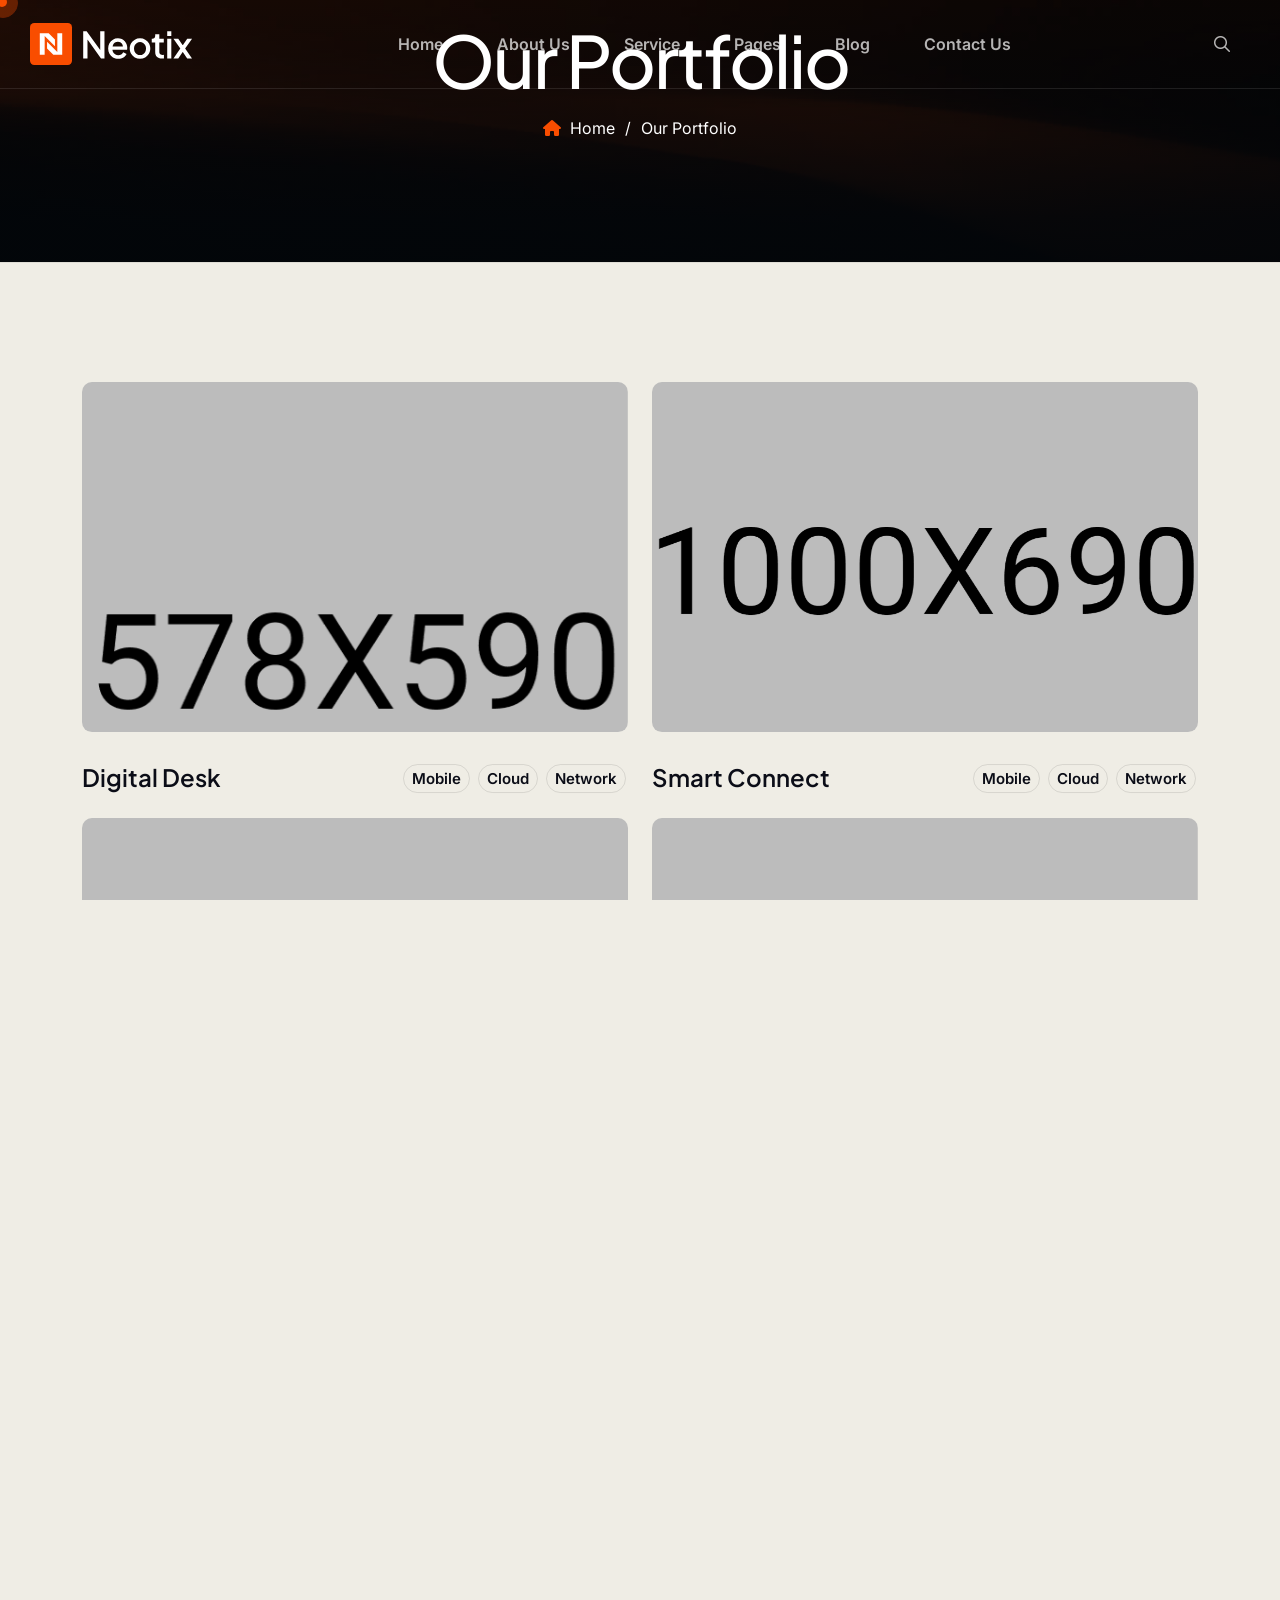
<file: buyer-file/neotix/project.html>
<!DOCTYPE html>
<html lang="en">
    <!--<< Header Area >>-->
    <head>
        <!-- ========== Meta Tags ========== -->
        <meta charset="UTF-8">
        <meta http-equiv="X-UA-Compatible" content="IE=edge">
        <meta name="viewport" content="width=device-width, initial-scale=1">
        <meta name="author" content="Gramentheme">
        <meta name="description" content="Brevon - Multipurpose Business HTML Template">
        <!-- ======== Page title ============ -->
        <title>Neotix - IT Service & Solution HTML Template</title>
        <!--<< Favcion >>-->
        <link rel="shortcut icon" href="assets/img/favicon.svg">
        <!--<< Bootstrap min.css >>-->
        <link rel="stylesheet" href="assets/css/bootstrap.min.css">
        <!--<< All Min Css >>-->
        <link rel="stylesheet" href="assets/css/all.min.css">
        <!--<< Animate.css >>-->
        <link rel="stylesheet" href="assets/css/animate.css">
        <!--<< Magnific Popup.css >>-->
        <link rel="stylesheet" href="assets/css/magnific-popup.css">
        <!--<< MeanMenu.css >>-->
        <link rel="stylesheet" href="assets/css/meanmenu.css">
        <!--<< Swiper Bundle.css >>-->
        <link rel="stylesheet" href="assets/css/swiper-bundle.min.css">
        <!--<< Nice Select.css >>-->
        <link rel="stylesheet" href="assets/css/nice-select.css">
        <!--<< Main.css >>-->
        <link rel="stylesheet" href="assets/css/main.css">
    </head>
    <body>

       <!-- Preloader Start -->
        <div id="preloader" class="preloader">
            <div class="animation-preloader">
                <div class="spinner">                
                </div>
                <div class="txt-loading">
                    <span data-text-preloader="N" class="letters-loading">
                        N
                    </span>
                    <span data-text-preloader="E" class="letters-loading">
                        E
                    </span>
                    <span data-text-preloader="O" class="letters-loading">
                        O
                    </span>
                    <span data-text-preloader="T" class="letters-loading">
                        T
                    </span>
                    <span data-text-preloader="I" class="letters-loading">
                        I
                    </span>
                    <span data-text-preloader="X" class="letters-loading">
                        X
                    </span>
                </div>
                <p class="text-center">Loading</p>
            </div>
            <div class="loader">
                <div class="row">
                    <div class="col-3 loader-section section-left">
                        <div class="bg"></div>
                    </div>
                    <div class="col-3 loader-section section-left">
                        <div class="bg"></div>
                    </div>
                    <div class="col-3 loader-section section-right">
                        <div class="bg"></div>
                    </div>
                    <div class="col-3 loader-section section-right">
                        <div class="bg"></div>
                    </div>
                </div>
            </div>
        </div>

        <!-- Back To Top Start -->
        <button id="back-top" class="back-to-top">
            <i class="fa-regular fa-arrow-up"></i>
        </button>

        <!-- GT MouseCursor Start -->
        <div class="mouseCursor cursor-outer"></div>
        <div class="mouseCursor cursor-inner"></div>
       

        <!-- Header-Top Section Start -->
        <div class="header-top-section">
            <div class="container-fluid">
                <div class="header-top-wrapper">
                    <div class="header-left">
                         <ul class="list">
                            <li>
                                <i class="fa-solid fa-location-dot"></i>
                                Riverside Park EU-1001
                            </li>
                            <li>।</li>
                            <li>
                                <i class="fa-regular fa-envelope"></i>
                                <a href="mailto:hello@neotix.com">hello@neotix.com</a>
                            </li>
                        </ul>
                    </div>
                    <div class="header-right">
                        <span><i class="fa-regular fa-clock"></i> Mon–Fri 09:00 AM – 06:00 PM</span>
                            <div class="social-icon">
                            <a href="#"><i class="fa-brands fa-facebook-f"></i></a>
                            <a href="#"><i class="fa-brands fa-twitter"></i></a>
                            <a href="#"><i class="fa-brands fa-linkedin"></i></a>
                            <a href="#"><i class="fa-brands fa-instagram"></i></a>
                        </div>
                    </div>
                </div>
            </div>
        </div>

         <!-- Offcanvas Area Start -->
        <div class="fix-area">
            <div class="offcanvas__info">
                <div class="offcanvas__wrapper">
                    <div class="offcanvas__content">
                        <div class="offcanvas__top mb-5 d-flex justify-content-between align-items-center">
                            <div class="offcanvas__logo">
                                <a href="index.html">
                                    <img src="assets/img/logo/black-logo.svg" alt="logo-img">
                                </a>
                            </div>
                            <div class="offcanvas__close">
                                <button>
                                <i class="fas fa-times"></i>
                                </button>
                            </div>
                        </div>
                        <p class="text d-none d-xl-block">
                            Nullam dignissim, ante scelerisque the  is euismod fermentum odio sem semper the is erat, a feugiat leo urna eget eros. Duis Aenean a imperdiet risus.
                        </p>
                        <div class="mobile-menu fix mb-3"></div>
                        <div class="offcanvas__contact d-xl-block">
                            <h4 class="d-xl-block">Contact Info</h4>
                            <ul class="d-xl-block">
                                <li class="d-flex align-items-center">
                                    <div class="offcanvas__contact-icon">
                                        <i class="fal fa-map-marker-alt"></i>
                                    </div>
                                    <div class="offcanvas__contact-text">
                                        <a target="_blank" href="#">Main Street, Melbourne, Australia</a>
                                    </div>
                                </li>
                                <li class="d-flex align-items-center">
                                    <div class="offcanvas__contact-icon mr-15">
                                        <i class="fal fa-envelope"></i>
                                    </div>
                                    <div class="offcanvas__contact-text">
                                        <a href="mailto:info@example.com"><span class="mailto:info@example.com">info@example.com</span></a>
                                    </div>
                                </li>
                                <li class="d-flex align-items-center">
                                    <div class="offcanvas__contact-icon mr-15">
                                        <i class="fal fa-clock"></i>
                                    </div>
                                    <div class="offcanvas__contact-text">
                                        <a target="_blank" href="#">Mod-friday, 09am -05pm</a>
                                    </div>
                                </li>
                                <li class="d-flex align-items-center">
                                    <div class="offcanvas__contact-icon mr-15">
                                        <i class="far fa-phone"></i>
                                    </div>
                                    <div class="offcanvas__contact-text">
                                        <a href="tel:+11002345909">+11002345909</a>
                                    </div>
                                </li>
                            </ul>
                            <div class="social-icon d-flex align-items-center">
                                <a href="#"><i class="fab fa-facebook-f"></i></a>
                                <a href="#"><i class="fab fa-twitter"></i></a>
                                <a href="#"><i class="fab fa-youtube"></i></a>
                                <a href="#"><i class="fab fa-linkedin-in"></i></a>
                            </div>
                        </div>
                    </div>
                </div>
            </div>
        </div>
        <div class="offcanvas__overlay"></div>
       
        <!-- Header Section Start -->
        <header id="header-sticky" class="header-1">
            <div class="container-fluid">
                <div class="mega-menu-wrapper">
                    <div class="header-main">
                        <div class="header-left">
                            <div class="logo">
                            <a href="index.html" class="header-logo">
                                <img src="assets/img/logo/white-logo.svg" alt="logo-img">
                            </a>
                            <a href="index.html" class="header-logo-2">
                                <img src="assets/img/logo/black-logo.svg" alt="logo-img">
                            </a>
                        </div>
                        </div>
                        <div class="mean__menu-wrapper">
                                <div class="main-menu">
                                    <nav id="mobile-menu">
                                        <ul>
                                            <li class="has-dropdown active menu-thumb">
                                                <a href="index.html">
                                                    Home 
                                                </a>
                                                <ul class="submenu has-homemenu">
                                                    <li>
                                                        <div class="homemenu-items">
                                                            <div class="homemenu">
                                                                <div class="homemenu-thumb">
                                                                    <img src="assets/img/header/home-1.jpg" alt="img">
                                                                    <div class="demo-button">
                                                                         <a href="index.html" class="theme-btn">
                                                                            Multi Page 
                                                                        </a>
                                                                    </div>
                                                                </div>
                                                                <div class="homemenu-content text-center">
                                                                        <h4 class="homemenu-title">
                                                                      IT Solution
                                                                    </h4>
                                                                </div>
                                                            </div>
                                                            <div class="homemenu">
                                                                <div class="homemenu-thumb mb-15">
                                                                    <img src="assets/img/header/home-2.jpg" alt="img">
                                                                    <div class="demo-button">
                                                                        <a href="index-2.html" class="theme-btn">
                                                                            Multi Page 
                                                                        </a>
                                                                    </div>
                                                                </div>
                                                                <div class="homemenu-content text-center">
                                                                        <h4 class="homemenu-title">
                                                                       IT Consulting
                                                                    </h4>
                                                                </div>
                                                            </div>
                                                            <div class="homemenu">
                                                                <div class="homemenu-thumb mb-15">
                                                                    <img src="assets/img/header/home-3.jpg" alt="img">
                                                                    <div class="demo-button">
                                                                        <a href="index-3.html" class="theme-btn">
                                                                            Multi Page 
                                                                        </a>
                                                                    </div>
                                                                </div>
                                                                <div class="homemenu-content text-center">
                                                                    <h4 class="homemenu-title">
                                                                       Cyber Security
                                                                    </h4>
                                                                </div>
                                                            </div>
                                                            <div class="homemenu">
                                                                <div class="homemenu-thumb mb-15">
                                                                    <img src="assets/img/header/home-4.jpg" alt="img">
                                                                    <div class="demo-button">
                                                                        <a href="index-4.html" class="theme-btn">
                                                                            Multi Page 
                                                                        </a>
                                                                    </div>
                                                                </div>
                                                                <div class="homemenu-content text-center">
                                                                    <h4 class="homemenu-title">
                                                                       Ai
                                                                    </h4>
                                                                </div>
                                                            </div>
                                                        </div>
                                                    </li>
                                                </ul>
                                            </li>
                                            <li class="has-dropdown active d-xl-none">
                                                <a href="index.html" class="border-none">
                                                Home
                                                </a>
                                                <ul class="submenu">
                                                    <li><a href="index.html">Home 01</a></li>
                                                    <li><a href="index-2.html">Home 02</a></li>
                                                    <li><a href="index-3.html">Home 03</a></li>
                                                    <li><a href="index-4.html">Home 04</a></li>
                                                </ul>
                                            </li>
                                             <li>
                                                <a href="about.html">About Us</a>
                                                </li>
                                                    <li class="has-dropdown">
                                                    <a href="service-details.html">
                                                        Service
                                                    </a>
                                                    <ul class="submenu">
                                                        <li><a href="service.html"> Our Service</a></li>
                                                        <li><a href="service-details.html">Service Details</a></li>
                                                    </ul>
                                                </li>
                                             <li class="has-dropdown">
                                                <a href="news-details.html">
                                                    Pages
                                                </a>
                                                <ul class="submenu">
                                                    
<li>
                                                        <a href="project-details.html">
                                                            Portfolio
                                                            <i class="fas fa-angle-right"></i>
                                                        </a>
                                                        <ul class="submenu">
                                                            <li><a href="project.html">Our Portfolio</a></li>
                                                            <li>
                                                                <a href="project-details.html">Portfolio Details</a>
                                                            </li>
                                                        </ul>
                                                    </li>
                                                    <li class="has-dropdown">
                                                        <a href="team-details.html">
                                                            Team
                                                            <i class="fas fa-angle-right"></i>
                                                        </a>
                                                        <ul class="submenu">
                                                            <li><a href="team.html">Our Team</a></li>
                                                            <li><a href="team-details.html">Team Details</a></li>
                                                        </ul>
                                                    </li>
                                                    <li><a href="pricing.html">Our Pricing</a></li>
                                                    <li><a href="faq.html">Our Faq</a></li>
                                                    <li><a href="404.html">404 Page</a></li>
                                                </ul>
                                            </li>
                                           <li>
                                                <a href="news-details.html">
                                                    Blog
                                                </a>
                                                <ul class="submenu">
                                                    <li><a href="news-grid.html">Blog Grid</a></li>
                                                    <li><a href="news.html">Blog Standard</a></li>
                                                    <li><a href="news-details.html">Blog Details</a></li>
                                                </ul>
                                            </li>
                                            <li>
                                                <a href="contact.html">Contact Us</a>
                                            </li>
                                        </ul>
                                    </nav>
                                </div>
                            </div> 
                          <div class="header-right d-flex justify-content-end align-items-center">
                            <div class="menu_search">
                                <button class="search_btn"><i class="far fa-search"></i></button>
                            </div>
                            <div class="header-btn">
                                <h6>
                                    <i class="fa-regular fa-phone-volume"></i>
                                    <a href="tel:+5284567592">+(528) 456-7592</a>
                                </h6>
                                <div class="header-button">
                                <a href="contact.html" class="theme-btn">
                                   Get In Touch <i class="fa-solid fa-arrow-up-right"></i>
                                </a>
                            </div>
                            <div class="header__hamburger d-xl-none my-auto">
                                <div class="sidebar__toggle">
                                    <i class="fas fa-bars"></i>
                                </div>
                              </div>
                            </div>
                        </div>
                    </div>
                </div>
            </div>
        </header>

        <!-- start: Search Popup -->
        <div class="search_popup">
            <div class="container">
            <div class="row">
                <div class="col-xxl-12">
                <div class="search_wrapper">
                    <div class="search_top d-flex align-items-center">
                    <div class="search_logo">
                        <a href="index.html">
                        <img src="assets/img/logo/white-logo.svg" alt="img">
                        </a>
                    </div>
                    <div class="search_close">
                        <button type="button" class="search_close_btn">
                        <i class="fa-thin fa-times"></i>
                        </button>
                    </div>
                    </div>
                    <div class="search_form">
                    <form action="#">
                        <div class="search_input">
                        <input class="search-input-field" type="text" placeholder="Type here to search...">
                        <span class="search-focus-border"></span>
                        <button type="submit">
                            <svg width="20" height="20" viewBox="0 0 20 20" fill="none" xmlns="http://www.w3.org/2000/svg">
                            <path
                                d="M9.55 18.1C14.272 18.1 18.1 14.272 18.1 9.55C18.1 4.82797 14.272 1 9.55 1C4.82797 1 1 4.82797 1 9.55C1 14.272 4.82797 18.1 9.55 18.1Z"
                                stroke="currentColor" stroke-width="1.5" stroke-linecap="round" stroke-linejoin="round" />
                            <path d="M19.0002 19.0002L17.2002 17.2002" stroke="currentColor" stroke-width="1.5"
                                stroke-linecap="round" stroke-linejoin="round" />
                            </svg>
                        </button>
                        </div>
                    </form>
                    </div>
                </div>
                </div>
            </div>
            </div>
        </div>
        <div class="search-popup-overlay"></div>

        
        <div id="smooth-wrapper">
            <div id="smooth-content">

                <!-- Breadcrumb Section Start -->
                <div class="breadcrumb-wrapper bg-cover" style="background-image: url('assets/img/breadcrumb.jpg');">
                    <div class="container">
                        <div class="page-heading">
                            <div class="breadcrumb-sub-title">
                                <h1 class="text-white wow fadeInUp" data-wow-delay=".3s">Our Portfolio</h1>
                            </div>
                            <ul class="breadcrumb-items wow fadeInUp" data-wow-delay=".5s">
                                <li>
                                    <a href="index.html">
                                        <i class="fa-solid fa-house"></i> Home
                                    </a>
                                </li>
                                <li>
                                    /
                                </li>
                                <li>
                                    Our Portfolio
                                </li>
                            </ul>
                        </div>
                    </div>
                </div>
                
              
                <!-- Project Section Start -->
                <section class="project-section-2 section-padding fix">
                    <div class="container">
                        <div class="row g-4">
                            <div class="col-lg-6">
                                <div class="project-card-items-inner">
                                    <div class="project-image tp-clip-anim p-relative">
                                        <img src="assets/img/home-1/project/04.jpg" alt="img" class="tp-anim-img" data-animate="true">
                                    </div>
                                    <div class="project-content">
                                        <h3>
                                            <a href="project-details.html">Digital desk</a>
                                        </h3>
                                        <ul class="list">
                                            <li>
                                                <a href="project-details">Mobile</a>
                                                <a href="project-details">Cloud</a>
                                                <a href="project-details">Network</a>
                                            </li>
                                        </ul>
                                    </div>
                                </div>
                            </div>
                            <div class="col-lg-6">
                                <div class="project-card-items-inner">
                                    <div class="project-image tp-clip-anim p-relative">
                                        <img src="assets/img/home-1/project/05.jpg" alt="img" class="tp-anim-img" data-animate="true">
                                    </div>
                                    <div class="project-content">
                                        <h3>
                                            <a href="project-details.html">Smart connect</a>
                                        </h3>
                                        <ul class="list">
                                            <li>
                                                <a href="project-details">Mobile</a>
                                                <a href="project-details">Cloud</a>
                                                <a href="project-details">Network</a>
                                            </li>
                                        </ul>
                                    </div>
                                </div>
                            </div>
                            <div class="col-lg-6">
                                <div class="project-card-items-inner">
                                    <div class="project-image tp-clip-anim p-relative">
                                        <img src="assets/img/home-1/project/06.jpg" alt="img" class="tp-anim-img" data-animate="true">
                                    </div>
                                    <div class="project-content">
                                        <h3>
                                            <a href="project-details.html">Smart connect</a>
                                        </h3>
                                        <ul class="list">
                                            <li>
                                                <a href="project-details">Mobile</a>
                                                <a href="project-details">Cloud</a>
                                                <a href="project-details">Network</a>
                                            </li>
                                        </ul>
                                    </div>
                                </div>
                            </div>
                            <div class="col-lg-6">
                                <div class="project-card-items-inner">
                                    <div class="project-image tp-clip-anim p-relative">
                                        <img src="assets/img/home-1/project/07.jpg" alt="img" class="tp-anim-img" data-animate="true">
                                    </div>
                                    <div class="project-content">
                                        <h3>
                                            <a href="project-details.html">Modern route</a>
                                        </h3>
                                        <ul class="list">
                                            <li>
                                                <a href="project-details">Mobile</a>
                                                <a href="project-details">Cloud</a>
                                                <a href="project-details">Network</a>
                                            </li>
                                        </ul>
                                    </div>
                                </div>
                            </div>
                            <div class="col-lg-6">
                                <div class="project-card-items-inner">
                                    <div class="project-image tp-clip-anim p-relative">
                                        <img src="assets/img/home-1/project/08.jpg" alt="img" class="tp-anim-img" data-animate="true">
                                    </div>
                                    <div class="project-content">
                                        <h3>
                                            <a href="project-details.html">Smart AI Solutions</a>
                                        </h3>
                                        <ul class="list">
                                            <li>
                                                <a href="project-details">Mobile</a>
                                                <a href="project-details">Cloud</a>
                                                <a href="project-details">Network</a>
                                            </li>
                                        </ul>
                                    </div>
                                </div>
                            </div>
                            <div class="col-lg-6">
                                <div class="project-card-items-inner">
                                    <div class="project-image tp-clip-anim p-relative">
                                        <img src="assets/img/home-1/project/09.jpg" alt="img" class="tp-anim-img" data-animate="true">
                                    </div>
                                    <div class="project-content">
                                        <h3>
                                            <a href="project-details.html">Modern Innovation.</a>
                                        </h3>
                                        <ul class="list">
                                            <li>
                                                <a href="project-details">Mobile</a>
                                                <a href="project-details">Cloud</a>
                                                <a href="project-details">Network</a>
                                            </li>
                                        </ul>
                                    </div>
                                </div>
                            </div>
                        </div>
                        <div class="page-nav-wrap text-center">
                            <ul>
                                <li><a class="page-numbers" href="#"><i class="fa-solid fa-arrow-up-left"></i></a></li>
                                <li class="active"><a class="page-numbers" href="#">01</a></li>
                                <li><a class="page-numbers" href="#">02</a></li>
                                <li><a class="page-numbers" href="#">03</a></li>
                                <li><a class="page-numbers" href="#"><i class="fa-solid fa-arrow-up-right"></i></a></li>
                            </ul>
                        </div>
                    </div>
                </section>
                

                <!-- Footer Section Start -->
                <footer class="footer-section fix">
                    <div class="footer-area bg-cover" style="background-image: url(assets/img/home-1/footer-bg.jpg);">
                        <div class="container">
                        <div class="footer-widget-wrapper">
                            <div class="row justify-content-between">
                                <div class="col-xl-4 col-lg-5 col-md-6 wow fadeInUp" data-wow-delay=".2s">
                                    <div class="footer-widget-items">
                                        <div class="widget-head">
                                            <a href="index.html" class="footer-logo">
                                                <img src="assets/img/logo/white-logo.svg" alt="img">
                                            </a>
                                        </div>
                                        <div class="footer-content">
                                            <p>
                                                Businesses to thrive in changing digital world. With over a decade systems that drive growth an efficiency. From IT consulting.
                                            </p>
                                            <a href="contact.html" class="theme-btn">
                                                Get started now <i class="fa-solid fa-arrow-up-right"></i>
                                            </a>
                                        </div>
                                    </div>
                                </div>
                                <div class="col-xl-2 col-lg-3 col-md-6 wow fadeInUp" data-wow-delay=".4s">
                                    <div class="footer-widget-items">
                                        <div class="widget-head">
                                            <h3>Company</h3>
                                        </div>
                                        <ul class="list-area">
                                            <li>
                                                <a href="about.html">
                                                    About us
                                                </a>
                                            </li>
                                            <li>
                                                <a href="contact.html">
                                                    Work process
                                                </a>
                                            </li>
                                            <li>
                                                <a href="about.html">
                                                    About us
                                                </a>
                                            </li>
                                            <li>
                                                <a href="team.html">
                                                    Our team
                                                </a>
                                            </li>
                                            <li>
                                                <a href="contact.html">
                                                    Contact
                                                </a>
                                            </li>
                                            <li>
                                                <a href="contact.html">
                                                    Careers
                                                </a>
                                            </li>
                                            <li>
                                                <a href="news.html">
                                                    Blogs
                                                </a>
                                            </li>
                                        </ul>
                                    </div>
                                </div>
                                <div class="col-xl-3 ps-lg-5 col-lg-4 col-md-6 wow fadeInUp" data-wow-delay=".6s">
                                    <div class="footer-widget-items">
                                        <div class="widget-head">
                                            <h3>Recourse</h3>
                                        </div>
                                        <ul class="list-area">
                                            <li>
                                                <a href="service-details.html">
                                                    Future innovations
                                                </a>
                                            </li>
                                            <li>
                                                <a href="service-details.html">
                                                    Smart solutions
                                                </a>
                                            </li>
                                            <li>
                                                <a href="service-details.html">
                                                        IT consulting
                                                </a>
                                            </li>
                                            <li>
                                                <a href="service-details.html">
                                                    NextGen  IT 
                                                </a>
                                            </li>
                                            <li>
                                                <a href="service-details.html">
                                                    Cyber security
                                                </a>
                                            </li>
                                            <li>
                                                <a href="service-details.html">
                                                    Software solution
                                                </a>
                                            </li>
                                        </ul>
                                    </div>
                                </div>
                                <div class="col-xl-3 col-lg-6 col-md-6 wow fadeInUp" data-wow-delay=".8s">
                                    <div class="footer-widget-items">
                                        <div class="widget-head">
                                            <h3>Subscribe Newsletter</h3>
                                        </div>
                                        <div class="contact-item">
                                            <form action="#">
                                                <input type="text" placeholder="Email address">
                                            </form>
                                            <button type="submit" class="theme-btn w-100">
                                                    Subscribe now <i class="fa-solid fa-arrow-up-right"></i>
                                            </button>
                                            <div class="social-icon">
                                                <a href="#"><i class="fa-brands fa-facebook-f"></i></a>
                                                <a href="#"><i class="fa-brands fa-linkedin-in"></i></a>
                                                <a href="#"><i class="fa-brands fa-twitter"></i></a>
                                                <a href="#"><i class="fa-brands fa-youtube"></i></a>
                                            </div>
                                        </div>
                                    </div>
                                </div>
                            </div>
                        </div>
                        <div class="footer-bottom-wrapper">
                            <p class="wow fadeInUp" data-wow-delay=".3s">
                               Copyright <span>Neotix.</span> All rights reserved.
                            </p>
                            <ul class="footer-list wow fadeInUp" data-wow-delay=".7s">
                                <li>
                                    <a href="contact.html">Privacy policy</a>
                                </li>
                                <li>।</li>
                                <li>
                                    <a href="contact.html">Terms & conditions</a>
                                </li>
                            </ul>
                        </div>
                    </div>
                    </div>
                </footer>

            </div>
        </div>

       

        
        <!--<< All JS Plugins >>-->
        <script src="assets/js/jquery-3.7.1.min.js"></script>
        <!--<< Viewport Js >>-->
        <script src="assets/js/viewport.jquery.js"></script>
        <!--<< Bootstrap Js >>-->
        <script src="assets/js/bootstrap.bundle.min.js"></script>
        <!--<< Gsap Min Js >>-->
        <script src="assets/js/gsap.min.js"></script>
        <!--<< ScrollTrigger Min Js >>-->
        <script src="assets/js/ScrollTrigger.min.js"></script>
        <!--<< ScrollSmoother Min Js >>-->
        <script src="assets/js/ScrollSmoother.min.js"></script>
        <!--<< ScrollToPlugin Min Js >>-->
        <script src="assets/js/ScrollToPlugin.min.js"></script>
        <!--<< SplitText Min Js >>-->
        <script src="assets/js/SplitText.min.js"></script>
        <!--<< TextPlugin Min Js >>-->
        <script src="assets/js/TextPlugin.js"></script>
         <!--<< Chroma Min Js >>-->
        <script src="assets/js/chroma.min.js"></script>
        <!--<< nice-selec Js >>-->
        <script src="assets/js/jquery.nice-select.min.js"></script>
        <!--<< Waypoints Js >>-->
        <script src="assets/js/jquery.waypoints.js"></script>
        <!--<< Counterup Js >>-->
        <script src="assets/js/jquery.counterup.min.js"></script>
        <!--<< Swiper Slider Js >>-->
        <script src="assets/js/swiper-bundle.min.js"></script>
        <!--<< MeanMenu Js >>-->
        <script src="assets/js/jquery.meanmenu.min.js"></script>
        <!--<< Parallaxie Js >>-->
        <script src="assets/js/parallaxie.js"></script>
        <!--<< Magnific Popup Js >>-->
        <script src="assets/js/jquery.magnific-popup.min.js"></script>
        <!--<< Wow Animation Js >>-->
        <script src="assets/js/wow.min.js"></script>
        <!--<< Main.js >>-->
        <script src="assets/js/main.js"></script>
    </body>
</html>
</file>
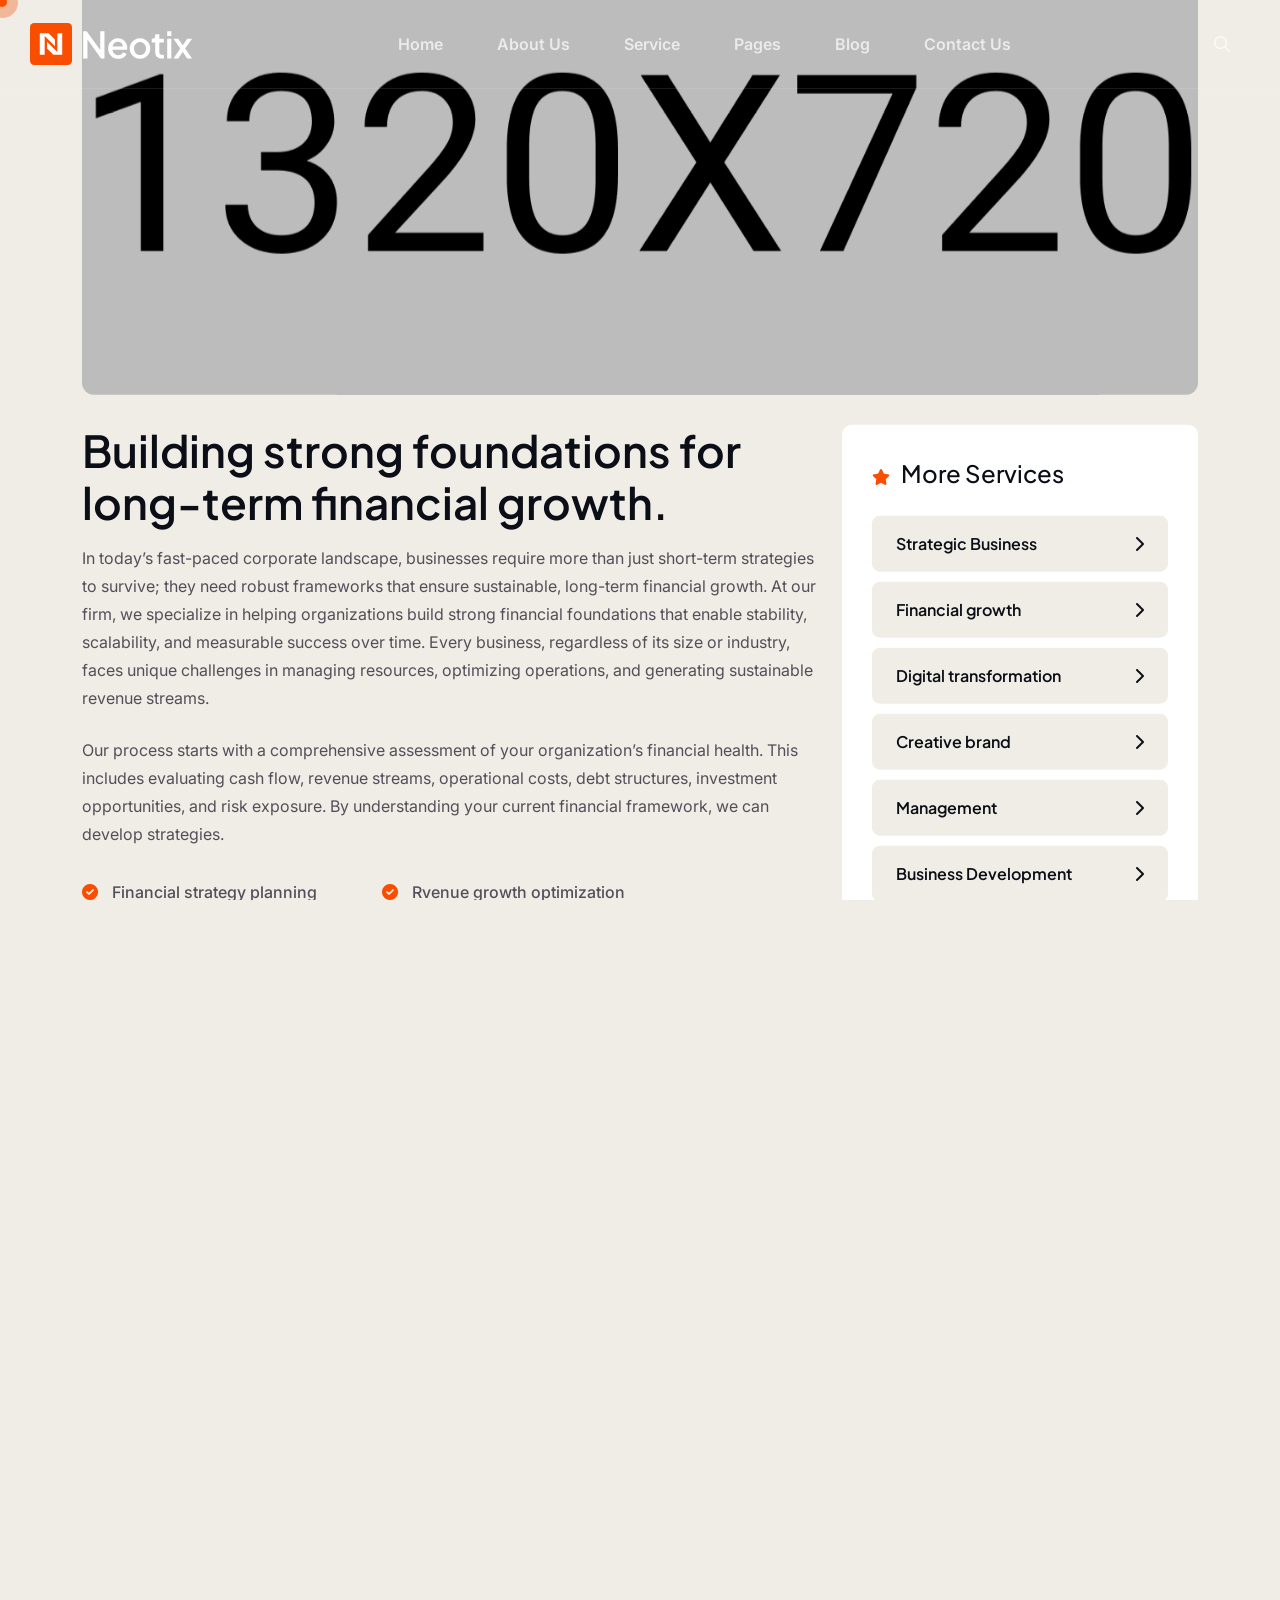
<file: buyer-file/neotix/service-details.html>
<!DOCTYPE html>
<html lang="en">
    <!--<< Header Area >>-->
    <head>
        <!-- ========== Meta Tags ========== -->
        <meta charset="UTF-8">
        <meta http-equiv="X-UA-Compatible" content="IE=edge">
        <meta name="viewport" content="width=device-width, initial-scale=1">
        <meta name="author" content="Gramentheme">
        <meta name="description" content="Brevon - Multipurpose Business HTML Template">
        <!-- ======== Page title ============ -->
        <title>Neotix - IT Service & Solution HTML Template</title>
        <!--<< Favcion >>-->
        <link rel="shortcut icon" href="assets/img/favicon.svg">
        <!--<< Bootstrap min.css >>-->
        <link rel="stylesheet" href="assets/css/bootstrap.min.css">
        <!--<< All Min Css >>-->
        <link rel="stylesheet" href="assets/css/all.min.css">
        <!--<< Animate.css >>-->
        <link rel="stylesheet" href="assets/css/animate.css">
        <!--<< Magnific Popup.css >>-->
        <link rel="stylesheet" href="assets/css/magnific-popup.css">
        <!--<< MeanMenu.css >>-->
        <link rel="stylesheet" href="assets/css/meanmenu.css">
        <!--<< Swiper Bundle.css >>-->
        <link rel="stylesheet" href="assets/css/swiper-bundle.min.css">
        <!--<< Nice Select.css >>-->
        <link rel="stylesheet" href="assets/css/nice-select.css">
        <!--<< Main.css >>-->
        <link rel="stylesheet" href="assets/css/main.css">
    </head>
    <body>

        <!-- Preloader Start -->
        <div id="preloader" class="preloader">
            <div class="animation-preloader">
                <div class="spinner">                
                </div>
                <div class="txt-loading">
                    <span data-text-preloader="N" class="letters-loading">
                        N
                    </span>
                    <span data-text-preloader="E" class="letters-loading">
                        E
                    </span>
                    <span data-text-preloader="O" class="letters-loading">
                        O
                    </span>
                    <span data-text-preloader="T" class="letters-loading">
                        T
                    </span>
                    <span data-text-preloader="I" class="letters-loading">
                        I
                    </span>
                    <span data-text-preloader="X" class="letters-loading">
                        X
                    </span>
                </div>
                <p class="text-center">Loading</p>
            </div>
            <div class="loader">
                <div class="row">
                    <div class="col-3 loader-section section-left">
                        <div class="bg"></div>
                    </div>
                    <div class="col-3 loader-section section-left">
                        <div class="bg"></div>
                    </div>
                    <div class="col-3 loader-section section-right">
                        <div class="bg"></div>
                    </div>
                    <div class="col-3 loader-section section-right">
                        <div class="bg"></div>
                    </div>
                </div>
            </div>
        </div>

        <!-- Back To Top Start -->
        <button id="back-top" class="back-to-top">
            <i class="fa-regular fa-arrow-up"></i>
        </button>

        <!-- GT MouseCursor Start -->
        <div class="mouseCursor cursor-outer"></div>
        <div class="mouseCursor cursor-inner"></div>

       

         <!-- Header-Top Section Start -->
        <div class="header-top-section">
            <div class="container-fluid">
                <div class="header-top-wrapper">
                    <div class="header-left">
                         <ul class="list">
                            <li>
                                <i class="fa-solid fa-location-dot"></i>
                                Riverside Park EU-1001
                            </li>
                            <li>।</li>
                            <li>
                                <i class="fa-regular fa-envelope"></i>
                                <a href="mailto:hello@neotix.com">hello@neotix.com</a>
                            </li>
                        </ul>
                    </div>
                    <div class="header-right">
                        <span><i class="fa-regular fa-clock"></i> Mon–Fri 09:00 AM – 06:00 PM</span>
                            <div class="social-icon">
                            <a href="#"><i class="fa-brands fa-facebook-f"></i></a>
                            <a href="#"><i class="fa-brands fa-twitter"></i></a>
                            <a href="#"><i class="fa-brands fa-linkedin"></i></a>
                            <a href="#"><i class="fa-brands fa-instagram"></i></a>
                        </div>
                    </div>
                </div>
            </div>
        </div>

         <!-- Offcanvas Area Start -->
        <div class="fix-area">
            <div class="offcanvas__info">
                <div class="offcanvas__wrapper">
                    <div class="offcanvas__content">
                        <div class="offcanvas__top mb-5 d-flex justify-content-between align-items-center">
                            <div class="offcanvas__logo">
                                <a href="index.html">
                                    <img src="assets/img/logo/black-logo.svg" alt="logo-img">
                                </a>
                            </div>
                            <div class="offcanvas__close">
                                <button>
                                <i class="fas fa-times"></i>
                                </button>
                            </div>
                        </div>
                        <p class="text d-none d-xl-block">
                            Nullam dignissim, ante scelerisque the  is euismod fermentum odio sem semper the is erat, a feugiat leo urna eget eros. Duis Aenean a imperdiet risus.
                        </p>
                        <div class="mobile-menu fix mb-3"></div>
                        <div class="offcanvas__contact d-xl-block">
                            <h4 class="d-xl-block">Contact Info</h4>
                            <ul class="d-xl-block">
                                <li class="d-flex align-items-center">
                                    <div class="offcanvas__contact-icon">
                                        <i class="fal fa-map-marker-alt"></i>
                                    </div>
                                    <div class="offcanvas__contact-text">
                                        <a target="_blank" href="#">Main Street, Melbourne, Australia</a>
                                    </div>
                                </li>
                                <li class="d-flex align-items-center">
                                    <div class="offcanvas__contact-icon mr-15">
                                        <i class="fal fa-envelope"></i>
                                    </div>
                                    <div class="offcanvas__contact-text">
                                        <a href="mailto:info@example.com"><span class="mailto:info@example.com">info@example.com</span></a>
                                    </div>
                                </li>
                                <li class="d-flex align-items-center">
                                    <div class="offcanvas__contact-icon mr-15">
                                        <i class="fal fa-clock"></i>
                                    </div>
                                    <div class="offcanvas__contact-text">
                                        <a target="_blank" href="#">Mod-friday, 09am -05pm</a>
                                    </div>
                                </li>
                                <li class="d-flex align-items-center">
                                    <div class="offcanvas__contact-icon mr-15">
                                        <i class="far fa-phone"></i>
                                    </div>
                                    <div class="offcanvas__contact-text">
                                        <a href="tel:+11002345909">+11002345909</a>
                                    </div>
                                </li>
                            </ul>
                            <div class="social-icon d-flex align-items-center">
                                <a href="#"><i class="fab fa-facebook-f"></i></a>
                                <a href="#"><i class="fab fa-twitter"></i></a>
                                <a href="#"><i class="fab fa-youtube"></i></a>
                                <a href="#"><i class="fab fa-linkedin-in"></i></a>
                            </div>
                        </div>
                    </div>
                </div>
            </div>
        </div>
        <div class="offcanvas__overlay"></div>

        
       
        <!-- Header Section Start -->
        <header id="header-sticky" class="header-1">
            <div class="container-fluid">
                <div class="mega-menu-wrapper">
                    <div class="header-main">
                        <div class="header-left">
                            <div class="logo">
                            <a href="index.html" class="header-logo">
                                <img src="assets/img/logo/white-logo.svg" alt="logo-img">
                            </a>
                            <a href="index.html" class="header-logo-2">
                                <img src="assets/img/logo/black-logo.svg" alt="logo-img">
                            </a>
                        </div>
                        </div>
                        <div class="mean__menu-wrapper">
                                <div class="main-menu">
                                    <nav id="mobile-menu">
                                        <ul>
                                            <li class="has-dropdown active menu-thumb">
                                                <a href="index.html">
                                                    Home 
                                                </a>
                                                <ul class="submenu has-homemenu">
                                                    <li>
                                                        <div class="homemenu-items">
                                                            <div class="homemenu">
                                                                <div class="homemenu-thumb">
                                                                    <img src="assets/img/header/home-1.jpg" alt="img">
                                                                    <div class="demo-button">
                                                                         <a href="index.html" class="theme-btn">
                                                                            Multi Page 
                                                                        </a>
                                                                    </div>
                                                                </div>
                                                                <div class="homemenu-content text-center">
                                                                        <h4 class="homemenu-title">
                                                                      IT Solution
                                                                    </h4>
                                                                </div>
                                                            </div>
                                                            <div class="homemenu">
                                                                <div class="homemenu-thumb mb-15">
                                                                    <img src="assets/img/header/home-2.jpg" alt="img">
                                                                    <div class="demo-button">
                                                                        <a href="index-2.html" class="theme-btn">
                                                                            Multi Page 
                                                                        </a>
                                                                    </div>
                                                                </div>
                                                                <div class="homemenu-content text-center">
                                                                        <h4 class="homemenu-title">
                                                                       IT Consulting
                                                                    </h4>
                                                                </div>
                                                            </div>
                                                            <div class="homemenu">
                                                                <div class="homemenu-thumb mb-15">
                                                                    <img src="assets/img/header/home-3.jpg" alt="img">
                                                                    <div class="demo-button">
                                                                        <a href="index-3.html" class="theme-btn">
                                                                            Multi Page 
                                                                        </a>
                                                                    </div>
                                                                </div>
                                                                <div class="homemenu-content text-center">
                                                                    <h4 class="homemenu-title">
                                                                       Cyber Security
                                                                    </h4>
                                                                </div>
                                                            </div>
                                                            <div class="homemenu">
                                                                <div class="homemenu-thumb mb-15">
                                                                    <img src="assets/img/header/home-4.jpg" alt="img">
                                                                    <div class="demo-button">
                                                                        <a href="index-4.html" class="theme-btn">
                                                                            Multi Page 
                                                                        </a>
                                                                    </div>
                                                                </div>
                                                                <div class="homemenu-content text-center">
                                                                    <h4 class="homemenu-title">
                                                                       Ai
                                                                    </h4>
                                                                </div>
                                                            </div>
                                                        </div>
                                                    </li>
                                                </ul>
                                            </li>
                                            <li class="has-dropdown active d-xl-none">
                                                <a href="index.html" class="border-none">
                                                Home
                                                </a>
                                                <ul class="submenu">
                                                    <li><a href="index.html">Home 01</a></li>
                                                    <li><a href="index-2.html">Home 02</a></li>
                                                    <li><a href="index-3.html">Home 03</a></li>
                                                    <li><a href="index-4.html">Home 04</a></li>
                                                </ul>
                                            </li>
                                             <li>
                                                <a href="about.html">About Us</a>
                                                </li>
                                                    <li class="has-dropdown">
                                                    <a href="service-details.html">
                                                        Service
                                                    </a>
                                                    <ul class="submenu">
                                                        <li><a href="service.html"> Our Service</a></li>
                                                        <li><a href="service-details.html">Service Details</a></li>
                                                    </ul>
                                                </li>
                                             <li class="has-dropdown">
                                                <a href="news-details.html">
                                                    Pages
                                                </a>
                                                <ul class="submenu">
                                                    
<li>
                                                        <a href="project-details.html">
                                                            Portfolio
                                                            <i class="fas fa-angle-right"></i>
                                                        </a>
                                                        <ul class="submenu">
                                                            <li><a href="project.html">Our Portfolio</a></li>
                                                            <li>
                                                                <a href="project-details.html">Portfolio Details</a>
                                                            </li>
                                                        </ul>
                                                    </li>
                                                    <li class="has-dropdown">
                                                        <a href="team-details.html">
                                                            Team
                                                            <i class="fas fa-angle-right"></i>
                                                        </a>
                                                        <ul class="submenu">
                                                            <li><a href="team.html">Our Team</a></li>
                                                            <li><a href="team-details.html">Team Details</a></li>
                                                        </ul>
                                                    </li>
                                                    <li><a href="pricing.html">Our Pricing</a></li>
                                                    <li><a href="faq.html">Our Faq</a></li>
                                                    <li><a href="404.html">404 Page</a></li>
                                                </ul>
                                            </li>
                                           <li>
                                                <a href="news-details.html">
                                                    Blog
                                                </a>
                                                <ul class="submenu">
                                                    <li><a href="news-grid.html">Blog Grid</a></li>
                                                    <li><a href="news.html">Blog Standard</a></li>
                                                    <li><a href="news-details.html">Blog Details</a></li>
                                                </ul>
                                            </li>
                                            <li>
                                                <a href="contact.html">Contact Us</a>
                                            </li>
                                        </ul>
                                    </nav>
                                </div>
                            </div> 
                          <div class="header-right d-flex justify-content-end align-items-center">
                            <div class="menu_search">
                                <button class="search_btn"><i class="far fa-search"></i></button>
                            </div>
                            <div class="header-btn">
                                <h6>
                                    <i class="fa-regular fa-phone-volume"></i>
                                    <a href="tel:+5284567592">+(528) 456-7592</a>
                                </h6>
                                <div class="header-button">
                                <a href="contact.html" class="theme-btn">
                                   Get In Touch <i class="fa-solid fa-arrow-up-right"></i>
                                </a>
                            </div>
                            <div class="header__hamburger d-xl-none my-auto">
                                <div class="sidebar__toggle">
                                    <i class="fas fa-bars"></i>
                                </div>
                              </div>
                            </div>
                        </div>
                    </div>
                </div>
            </div>
        </header>

        <!-- start: Search Popup -->
        <div class="search_popup">
            <div class="container">
            <div class="row">
                <div class="col-xxl-12">
                <div class="search_wrapper">
                    <div class="search_top d-flex align-items-center">
                    <div class="search_logo">
                        <a href="index.html">
                        <img src="assets/img/logo/white-logo.svg" alt="img">
                        </a>
                    </div>
                    <div class="search_close">
                        <button type="button" class="search_close_btn">
                        <i class="fa-thin fa-times"></i>
                        </button>
                    </div>
                    </div>
                    <div class="search_form">
                    <form action="#">
                        <div class="search_input">
                        <input class="search-input-field" type="text" placeholder="Type here to search...">
                        <span class="search-focus-border"></span>
                        <button type="submit">
                            <svg width="20" height="20" viewBox="0 0 20 20" fill="none" xmlns="http://www.w3.org/2000/svg">
                            <path
                                d="M9.55 18.1C14.272 18.1 18.1 14.272 18.1 9.55C18.1 4.82797 14.272 1 9.55 1C4.82797 1 1 4.82797 1 9.55C1 14.272 4.82797 18.1 9.55 18.1Z"
                                stroke="currentColor" stroke-width="1.5" stroke-linecap="round" stroke-linejoin="round" />
                            <path d="M19.0002 19.0002L17.2002 17.2002" stroke="currentColor" stroke-width="1.5"
                                stroke-linecap="round" stroke-linejoin="round" />
                            </svg>
                        </button>
                        </div>
                    </form>
                    </div>
                </div>
                </div>
            </div>
            </div>
        </div>
        <div class="search-popup-overlay"></div>

        
        <div id="smooth-wrapper">
            <div id="smooth-content">

                <!-- Breadcrumb Section Start -->
                <div class="breadcrumb-wrapper bg-cover" style="background-image: url('assets/img/breadcrumb.jpg');">
                    <div class="container">
                        <div class="page-heading">
                            <div class="breadcrumb-sub-title">
                                <h1 class="text-white wow fadeInUp" data-wow-delay=".3s">Service details</h1>
                            </div>
                            <ul class="breadcrumb-items wow fadeInUp" data-wow-delay=".5s">
                                <li>
                                    <a href="index.html">
                                        <i class="fa-solid fa-house"></i> Home
                                    </a>
                                </li>
                                <li>
                                    /
                                </li>
                                <li>
                                    Service details
                                </li>
                            </ul>
                        </div>
                    </div>
                </div>
                
              
                <!-- Service Details Section Start -->
                <section class="service-details-section fix section-padding">
                    <div class="container">
                        <div class="service-details-wrapper">
                            <div class="service-top-img fix">
                                <img data-speed=".8" src="assets/img/inner-page/service-details-01.jpg" alt="img">
                            </div>
                            <div class="row g-4">
                                <div class="col-lg-8">
                                    <div class="service-details-content">
                                        <h2>Building strong foundations for long-term financial growth.</h2>
                                        <p class="mt-3">
                                            In today’s fast-paced corporate landscape, businesses require more than just short-term strategies to survive; they need robust frameworks that ensure sustainable, long-term financial growth. At our firm, we specialize in helping organizations build strong financial foundations that enable stability, scalability, and measurable success over time. Every business, regardless of its size or industry, faces unique challenges in managing resources, optimizing operations, and generating sustainable revenue streams.
                                        </p>
                                        <p class="mt-4">
                                            Our process starts with a comprehensive assessment of your organization’s financial health. This includes evaluating cash flow, revenue streams, operational costs, debt structures, investment opportunities, and risk exposure. By understanding your current financial framework, we can develop strategies.
                                        </p>
                                        <div class="service-list-items">
                                            <ul>
                                                <li>
                                                    <i class="fa-solid fa-circle-check"></i>
                                                    Financial strategy planning
                                                </li>
                                                <li>
                                                    <i class="fa-solid fa-circle-check"></i>
                                                    Operational improvement
                                                </li>
                                                <li>
                                                    <i class="fa-solid fa-circle-check"></i>
                                                    Risk management solutions
                                                </li>
                                                <li>
                                                    <i class="fa-solid fa-circle-check"></i>
                                                    investment ppportunite
                                                </li>
                                            </ul>
                                            <ul>
                                                <li>
                                                    <i class="fa-solid fa-circle-check"></i>
                                                   Rvenue growth optimization
                                                </li>
                                                <li>
                                                    <i class="fa-solid fa-circle-check"></i>
                                                    Sustainable business
                                                </li>
                                                <li>
                                                    <i class="fa-solid fa-circle-check"></i>
                                                    Performance monitoring
                                                </li>
                                            </ul>
                                        </div>
                                        <h3>Our range of corporate business</h3>
                                        <p class="mt-3">
                                            Our holistic approach goes beyond numbers. We understand that building a strong financial foundation requires aligning your team, culture, and organizational goals with your growth strategy. We work with management to foster a culture of accountability, efficiency, and financial literacy. By educating teams on financial best practices and operational efficiency, we empower your workforce to contribute.
                                        </p>
                                        <div class="service-box-area">
                                            <div class="row g-4">
                                                <div class="col-xl-4 col-lg-4 col-md-6">
                                                    <div class="service-box-items">
                                                        <span class="number">01.</span>
                                                        <h5>Assessment and planning</h5>
                                                        <p>
                                                            We start by analyzing with our current financial for situation, evaluating cash  investments, operational costs.
                                                        </p>
                                                    </div>
                                                </div>
                                                <div class="col-xl-4 col-lg-4 col-md-6">
                                                    <div class="service-box-items">
                                                        <span class="number">02.</span>
                                                        <h5>Implementation and optimization</h5>
                                                        <p>
                                                            We start by analyzing with our current financial for situation, evaluating cash  investments, operational costs.
                                                        </p>
                                                    </div>
                                                </div>
                                                <div class="col-xl-4 col-lg-4 col-md-6">
                                                    <div class="service-box-items">
                                                        <span class="number">03.</span>
                                                        <h5>Live test and Delivers</h5>
                                                        <p>
                                                            We start by analyzing with our current financial for situation, evaluating cash  investments, operational costs.
                                                        </p>
                                                    </div>
                                                </div>
                                            </div>
                                        </div>
                                        <div class="faq-items mt-5">
                                            <div class="accordion" id="accordionExample">
                                                <div class="accordion-item wow fadeInUp" data-wow-delay=".3s">
                                                    <h2 class="accordion-header" id="headingOne">
                                                        <button class="accordion-button" type="button" data-bs-toggle="collapse"
                                                            data-bs-target="#collapseOne" aria-expanded="true" aria-controls="collapseOne">
                                                        1.  What services does an IT solutions company provide?
                                                        </button>
                                                    </h2>
                                                    <div id="collapseOne" class="accordion-collapse collapse show"
                                                        aria-labelledby="headingOne" data-bs-parent="#accordionExample" role="region">
                                                        <div class="accordion-body">
                                                            <p>
                                                            IT solution companies offer services like software development, website design, cloud solutions, cybersecurity, IT consulting, network setup, server management, and ongoing technical support. IT solution companies offer services like software development, website design, cloud solutions, cybersecurity, IT consulting, network setup, server management, and ongoing technical support.
                                                            </p>
                                                        </div>
                                                    </div>
                                                </div>
                                                <div class="accordion-item wow fadeInUp" data-wow-delay=".5s">
                                                    <h2 class="accordion-header" id="headingTwo">
                                                        <button class="accordion-button collapsed" type="button" data-bs-toggle="collapse"
                                                            data-bs-target="#collapseTwo" aria-expanded="false" aria-controls="collapseTwo">
                                                            2. Why does my business need IT support?
                                                        </button>
                                                    </h2>
                                                    <div id="collapseTwo" class="accordion-collapse collapse" aria-labelledby="headingTwo"
                                                        data-bs-parent="#accordionExample" role="region">
                                                        <div class="accordion-body">
                                                            <p>
                                                            IT solution companies offer services like software development, website design, cloud solutions, cybersecurity, IT consulting, network setup, server management, and ongoing technical support. IT solution companies offer services like software development, website design, cloud solutions, cybersecurity, IT consulting, network setup, server management, and ongoing technical support.
                                                            </p>
                                                        </div>
                                                    </div>
                                                </div>
                                                <div class="accordion-item wow fadeInUp" data-wow-delay=".7s">
                                                    <h2 class="accordion-header" id="headingthree">
                                                        <button class="accordion-button collapsed" type="button" data-bs-toggle="collapse"
                                                            data-bs-target="#collapsethree" aria-expanded="false"
                                                            aria-controls="collapsethree">
                                                            3. How can IT solutions improve my business productivity?
                                                        </button>
                                                    </h2>
                                                    <div id="collapsethree" class="accordion-collapse collapse"
                                                        aria-labelledby="headingthree" data-bs-parent="#accordionExample" role="region">
                                                        <div class="accordion-body">
                                                            <p>
                                                                IT solution companies offer services like software development, website design, cloud solutions, cybersecurity, IT consulting, network setup, server management, and ongoing technical support. IT solution companies offer services like software development, website design, cloud solutions, cybersecurity, IT consulting, network setup, server management, and ongoing technical support.
                                                            </p>
                                                        </div>
                                                    </div>
                                                </div>
                                                <div class="accordion-item wow fadeInUp" data-wow-delay=".3s">
                                                    <h2 class="accordion-header" id="headingfour">
                                                        <button class="accordion-button collapsed" type="button" data-bs-toggle="collapse"
                                                            data-bs-target="#collapsefour" aria-expanded="false"
                                                            aria-controls="collapsefour">
                                                            4. What is cloud computing, and how can it help my business?
                                                        </button>
                                                    </h2>
                                                    <div id="collapsefour" class="accordion-collapse collapse" aria-labelledby="headingfour"
                                                        data-bs-parent="#accordionExample" role="region">
                                                        <div class="accordion-body">
                                                            <p>
                                                        IT solution companies offer services like software development, website design, cloud solutions, cybersecurity, IT consulting, network setup, server management, and ongoing technical support. IT solution companies offer services like software development, website design, cloud solutions, cybersecurity, IT consulting, network setup, server management, and ongoing technical support.
                                                            </p>
                                                        </div>
                                                    </div>
                                                </div>
                                                <div class="accordion-item mb-0 wow fadeInUp" data-wow-delay=".3s">
                                                    <h2 class="accordion-header" id="headingfive">
                                                        <button class="accordion-button collapsed" type="button" data-bs-toggle="collapse"
                                                            data-bs-target="#collapsefive" aria-expanded="false"
                                                            aria-controls="collapsefive">
                                                            5. How do you protect my business from cyber threats?
                                                        </button>
                                                    </h2>
                                                    <div id="collapsefive" class="accordion-collapse collapse" aria-labelledby="headingfive"
                                                        data-bs-parent="#accordionExample" role="region">
                                                        <div class="accordion-body">
                                                            <p>
                                                        IT solution companies offer services like software development, website design, cloud solutions, cybersecurity, IT consulting, network setup, server management, and ongoing technical support. IT solution companies offer services like software development, website design, cloud solutions, cybersecurity, IT consulting, network setup, server management, and ongoing technical support.
                                                            </p>
                                                        </div>
                                                    </div>
                                                </div>
                                            </div>
                                        </div>
                                    </div>
                                </div>
                                <div class="col-lg-4">
                                    <div class="service-details-sidebar">
                                        <div class="sidebar-widget">
                                            <div class="sideber-title">
                                                <h4 class="wow fadeInUp" data-wow-delay=".2s">
                                                <i class="fa-solid fa-star"></i>
                                               More services</h4>
                                            </div>
                                            <ul class="service-list-item wow fadeInUp" data-wow-delay=".4s">
                                                <li>
                                                    <a href="service-details.html">
                                                        <span>Strategic Business</span>
                                                        <span><i class="fa-solid fa-chevron-right"></i></span>
                                                    </a>
                                                </li>
                                                <li>
                                                    <a href="service-details.html">
                                                        <span>Financial growth</span>
                                                        <span><i class="fa-solid fa-chevron-right"></i></span>
                                                    </a>
                                                </li>
                                                <li>
                                                    <a href="service-details.html">
                                                        <span>Digital transformation</span>
                                                        <span><i class="fa-solid fa-chevron-right"></i></span>
                                                    </a>
                                                </li>
                                                <li>
                                                    <a href="service-details.html">
                                                        <span>Creative brand</span>
                                                        <span><i class="fa-solid fa-chevron-right"></i></span>
                                                    </a>
                                                </li>
                                                <li>
                                                    <a href="service-details.html">
                                                        <span>Management</span>
                                                        <span><i class="fa-solid fa-chevron-right"></i></span>
                                                    </a>
                                                </li>
                                                <li>
                                                    <a href="service-details.html">
                                                        <span>Business Development</span>
                                                        <span><i class="fa-solid fa-chevron-right"></i></span>
                                                    </a>
                                                </li>
                                            </ul>
                                        </div>
                                        <div class="sidebar-widget-image wow fadeInUp" data-wow-delay=".5s">
                                            <img src="assets/img/inner-page/service-details-2.jpg" alt="img">
                                            <div class="content">
                                                <h3>Let’s Bring Digital Ideas to Life.</h3>
                                                <a href="contact.html" class="theme-btn">
                                                  Get in touch <i class="fa-solid fa-arrow-up-right"></i>
                                                </a>
                                            </div>
                                            <div class="white-logo">
                                                <img src="assets/img/logo/white-logo.svg" alt="img">
                                            </div>
                                        </div>
                                    </div>
                                </div>
                            </div>
                        </div>
                    </div>
                </section>

                <!-- Footer Section Start -->
                <footer class="footer-section fix">
                    <div class="footer-area bg-cover" style="background-image: url(assets/img/home-1/footer-bg.jpg);">
                        <div class="container">
                        <div class="footer-widget-wrapper">
                            <div class="row justify-content-between">
                                <div class="col-xl-4 col-lg-5 col-md-6 wow fadeInUp" data-wow-delay=".2s">
                                    <div class="footer-widget-items">
                                        <div class="widget-head">
                                            <a href="index.html" class="footer-logo">
                                                <img src="assets/img/logo/white-logo.svg" alt="img">
                                            </a>
                                        </div>
                                        <div class="footer-content">
                                            <p>
                                                Businesses to thrive in changing digital world. With over a decade systems that drive growth an efficiency. From IT consulting.
                                            </p>
                                            <a href="contact.html" class="theme-btn">
                                                Get started now <i class="fa-solid fa-arrow-up-right"></i>
                                            </a>
                                        </div>
                                    </div>
                                </div>
                                <div class="col-xl-2 col-lg-3 col-md-6 wow fadeInUp" data-wow-delay=".4s">
                                    <div class="footer-widget-items">
                                        <div class="widget-head">
                                            <h3>Company</h3>
                                        </div>
                                        <ul class="list-area">
                                            <li>
                                                <a href="about.html">
                                                    About us
                                                </a>
                                            </li>
                                            <li>
                                                <a href="contact.html">
                                                    Work process
                                                </a>
                                            </li>
                                            <li>
                                                <a href="about.html">
                                                    About us
                                                </a>
                                            </li>
                                            <li>
                                                <a href="team.html">
                                                    Our team
                                                </a>
                                            </li>
                                            <li>
                                                <a href="contact.html">
                                                    Contact
                                                </a>
                                            </li>
                                            <li>
                                                <a href="contact.html">
                                                    Careers
                                                </a>
                                            </li>
                                            <li>
                                                <a href="news.html">
                                                    Blogs
                                                </a>
                                            </li>
                                        </ul>
                                    </div>
                                </div>
                                <div class="col-xl-3 ps-lg-5 col-lg-4 col-md-6 wow fadeInUp" data-wow-delay=".6s">
                                    <div class="footer-widget-items">
                                        <div class="widget-head">
                                            <h3>Recourse</h3>
                                        </div>
                                        <ul class="list-area">
                                            <li>
                                                <a href="service-details.html">
                                                    Future innovations
                                                </a>
                                            </li>
                                            <li>
                                                <a href="service-details.html">
                                                    Smart solutions
                                                </a>
                                            </li>
                                            <li>
                                                <a href="service-details.html">
                                                        IT consulting
                                                </a>
                                            </li>
                                            <li>
                                                <a href="service-details.html">
                                                    NextGen  IT 
                                                </a>
                                            </li>
                                            <li>
                                                <a href="service-details.html">
                                                    Cyber security
                                                </a>
                                            </li>
                                            <li>
                                                <a href="service-details.html">
                                                    Software solution
                                                </a>
                                            </li>
                                        </ul>
                                    </div>
                                </div>
                                <div class="col-xl-3 col-lg-6 col-md-6 wow fadeInUp" data-wow-delay=".8s">
                                    <div class="footer-widget-items">
                                        <div class="widget-head">
                                            <h3>Subscribe Newsletter</h3>
                                        </div>
                                        <div class="contact-item">
                                            <form action="#">
                                                <input type="text" placeholder="Email address">
                                            </form>
                                            <button type="submit" class="theme-btn w-100">
                                                    Subscribe now <i class="fa-solid fa-arrow-up-right"></i>
                                            </button>
                                            <div class="social-icon">
                                                <a href="#"><i class="fa-brands fa-facebook-f"></i></a>
                                                <a href="#"><i class="fa-brands fa-linkedin-in"></i></a>
                                                <a href="#"><i class="fa-brands fa-twitter"></i></a>
                                                <a href="#"><i class="fa-brands fa-youtube"></i></a>
                                            </div>
                                        </div>
                                    </div>
                                </div>
                            </div>
                        </div>
                        <div class="footer-bottom-wrapper">
                            <p class="wow fadeInUp" data-wow-delay=".3s">
                               Copyright <span>Neotix.</span> All rights reserved.
                            </p>
                            <ul class="footer-list wow fadeInUp" data-wow-delay=".7s">
                                <li>
                                    <a href="contact.html">Privacy policy</a>
                                </li>
                                <li>।</li>
                                <li>
                                    <a href="contact.html">Terms & conditions</a>
                                </li>
                            </ul>
                        </div>
                    </div>
                    </div>
                </footer>

            </div>
        </div>

       

        
        <!--<< All JS Plugins >>-->
        <script src="assets/js/jquery-3.7.1.min.js"></script>
        <!--<< Viewport Js >>-->
        <script src="assets/js/viewport.jquery.js"></script>
        <!--<< Bootstrap Js >>-->
        <script src="assets/js/bootstrap.bundle.min.js"></script>
        <!--<< Gsap Min Js >>-->
        <script src="assets/js/gsap.min.js"></script>
        <!--<< ScrollTrigger Min Js >>-->
        <script src="assets/js/ScrollTrigger.min.js"></script>
        <!--<< ScrollSmoother Min Js >>-->
        <script src="assets/js/ScrollSmoother.min.js"></script>
        <!--<< ScrollToPlugin Min Js >>-->
        <script src="assets/js/ScrollToPlugin.min.js"></script>
        <!--<< SplitText Min Js >>-->
        <script src="assets/js/SplitText.min.js"></script>
        <!--<< TextPlugin Min Js >>-->
        <script src="assets/js/TextPlugin.js"></script>
         <!--<< Chroma Min Js >>-->
        <script src="assets/js/chroma.min.js"></script>
        <!--<< nice-selec Js >>-->
        <script src="assets/js/jquery.nice-select.min.js"></script>
        <!--<< Waypoints Js >>-->
        <script src="assets/js/jquery.waypoints.js"></script>
        <!--<< Counterup Js >>-->
        <script src="assets/js/jquery.counterup.min.js"></script>
        <!--<< Swiper Slider Js >>-->
        <script src="assets/js/swiper-bundle.min.js"></script>
        <!--<< MeanMenu Js >>-->
        <script src="assets/js/jquery.meanmenu.min.js"></script>
        <!--<< Parallaxie Js >>-->
        <script src="assets/js/parallaxie.js"></script>
        <!--<< Magnific Popup Js >>-->
        <script src="assets/js/jquery.magnific-popup.min.js"></script>
        <!--<< Wow Animation Js >>-->
        <script src="assets/js/wow.min.js"></script>
        <!--<< Main.js >>-->
        <script src="assets/js/main.js"></script>
    </body>
</html>
</file>
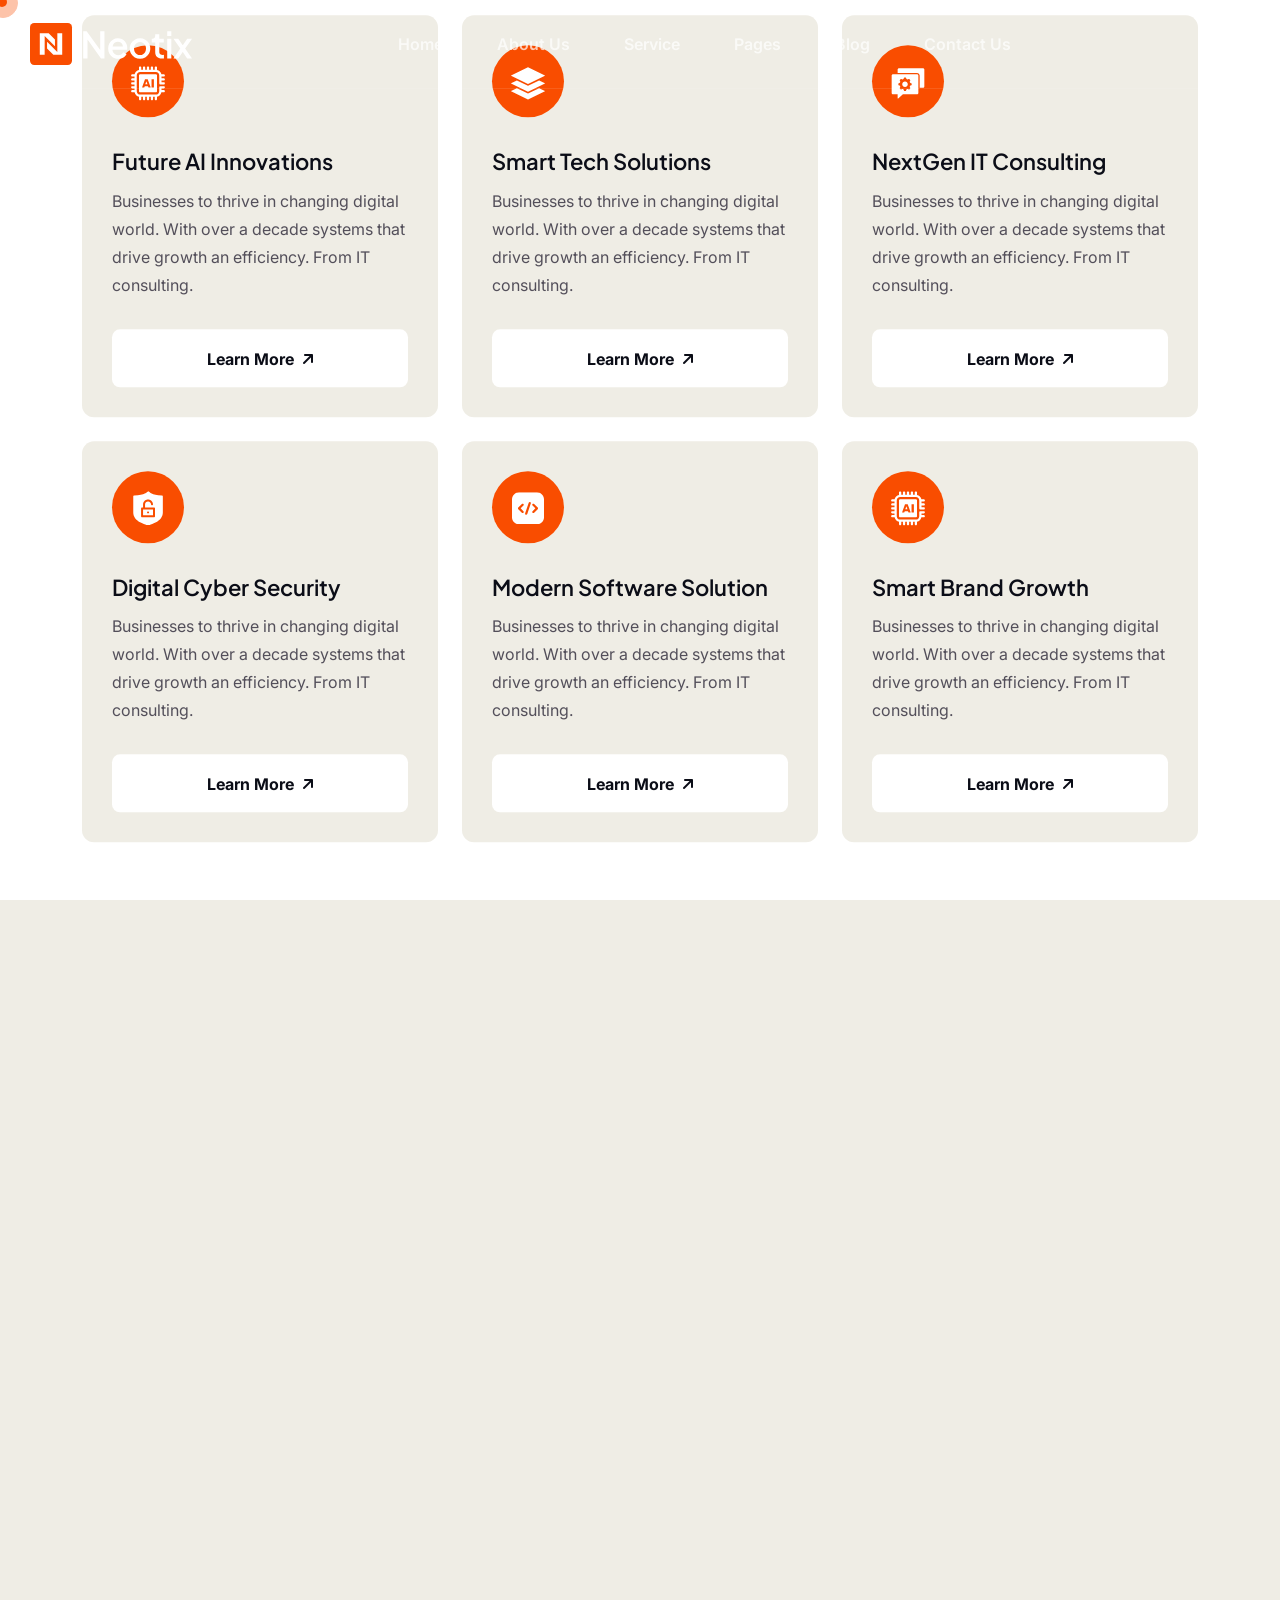
<file: buyer-file/neotix/service.html>
<!DOCTYPE html>
<html lang="en">
    <!--<< Header Area >>-->
    <head>
        <!-- ========== Meta Tags ========== -->
        <meta charset="UTF-8">
        <meta http-equiv="X-UA-Compatible" content="IE=edge">
        <meta name="viewport" content="width=device-width, initial-scale=1">
        <meta name="author" content="Gramentheme">
        <meta name="description" content="Brevon - Multipurpose Business HTML Template">
        <!-- ======== Page title ============ -->
        <title>Neotix - IT Service & Solution HTML Template</title>
        <!--<< Favcion >>-->
        <link rel="shortcut icon" href="assets/img/favicon.svg">
        <!--<< Bootstrap min.css >>-->
        <link rel="stylesheet" href="assets/css/bootstrap.min.css">
        <!--<< All Min Css >>-->
        <link rel="stylesheet" href="assets/css/all.min.css">
        <!--<< Animate.css >>-->
        <link rel="stylesheet" href="assets/css/animate.css">
        <!--<< Magnific Popup.css >>-->
        <link rel="stylesheet" href="assets/css/magnific-popup.css">
        <!--<< MeanMenu.css >>-->
        <link rel="stylesheet" href="assets/css/meanmenu.css">
        <!--<< Swiper Bundle.css >>-->
        <link rel="stylesheet" href="assets/css/swiper-bundle.min.css">
        <!--<< Nice Select.css >>-->
        <link rel="stylesheet" href="assets/css/nice-select.css">
        <!--<< Main.css >>-->
        <link rel="stylesheet" href="assets/css/main.css">
    </head>
    <body>

        <!-- Preloader Start -->
        <div id="preloader" class="preloader">
            <div class="animation-preloader">
                <div class="spinner">                
                </div>
                <div class="txt-loading">
                    <span data-text-preloader="N" class="letters-loading">
                        N
                    </span>
                    <span data-text-preloader="E" class="letters-loading">
                        E
                    </span>
                    <span data-text-preloader="O" class="letters-loading">
                        O
                    </span>
                    <span data-text-preloader="T" class="letters-loading">
                        T
                    </span>
                    <span data-text-preloader="I" class="letters-loading">
                        I
                    </span>
                    <span data-text-preloader="X" class="letters-loading">
                        X
                    </span>
                </div>
                <p class="text-center">Loading</p>
            </div>
            <div class="loader">
                <div class="row">
                    <div class="col-3 loader-section section-left">
                        <div class="bg"></div>
                    </div>
                    <div class="col-3 loader-section section-left">
                        <div class="bg"></div>
                    </div>
                    <div class="col-3 loader-section section-right">
                        <div class="bg"></div>
                    </div>
                    <div class="col-3 loader-section section-right">
                        <div class="bg"></div>
                    </div>
                </div>
            </div>
        </div>

        <!-- Back To Top Start -->
        <button id="back-top" class="back-to-top">
            <i class="fa-regular fa-arrow-up"></i>
        </button>

        <!-- GT MouseCursor Start -->
        <div class="mouseCursor cursor-outer"></div>
        <div class="mouseCursor cursor-inner"></div>

       

         <!-- Header-Top Section Start -->
        <div class="header-top-section">
            <div class="container-fluid">
                <div class="header-top-wrapper">
                    <div class="header-left">
                         <ul class="list">
                            <li>
                                <i class="fa-solid fa-location-dot"></i>
                                Riverside Park EU-1001
                            </li>
                            <li>।</li>
                            <li>
                                <i class="fa-regular fa-envelope"></i>
                                <a href="mailto:hello@neotix.com">hello@neotix.com</a>
                            </li>
                        </ul>
                    </div>
                    <div class="header-right">
                        <span><i class="fa-regular fa-clock"></i> Mon–Fri 09:00 AM – 06:00 PM</span>
                            <div class="social-icon">
                            <a href="#"><i class="fa-brands fa-facebook-f"></i></a>
                            <a href="#"><i class="fa-brands fa-twitter"></i></a>
                            <a href="#"><i class="fa-brands fa-linkedin"></i></a>
                            <a href="#"><i class="fa-brands fa-instagram"></i></a>
                        </div>
                    </div>
                </div>
            </div>
        </div>

         <!-- Offcanvas Area Start -->
        <div class="fix-area">
            <div class="offcanvas__info">
                <div class="offcanvas__wrapper">
                    <div class="offcanvas__content">
                        <div class="offcanvas__top mb-5 d-flex justify-content-between align-items-center">
                            <div class="offcanvas__logo">
                                <a href="index.html">
                                    <img src="assets/img/logo/black-logo.svg" alt="logo-img">
                                </a>
                            </div>
                            <div class="offcanvas__close">
                                <button>
                                <i class="fas fa-times"></i>
                                </button>
                            </div>
                        </div>
                        <p class="text d-none d-xl-block">
                            Nullam dignissim, ante scelerisque the  is euismod fermentum odio sem semper the is erat, a feugiat leo urna eget eros. Duis Aenean a imperdiet risus.
                        </p>
                        <div class="mobile-menu fix mb-3"></div>
                        <div class="offcanvas__contact d-xl-block">
                            <h4 class="d-xl-block">Contact Info</h4>
                            <ul class="d-xl-block">
                                <li class="d-flex align-items-center">
                                    <div class="offcanvas__contact-icon">
                                        <i class="fal fa-map-marker-alt"></i>
                                    </div>
                                    <div class="offcanvas__contact-text">
                                        <a target="_blank" href="#">Main Street, Melbourne, Australia</a>
                                    </div>
                                </li>
                                <li class="d-flex align-items-center">
                                    <div class="offcanvas__contact-icon mr-15">
                                        <i class="fal fa-envelope"></i>
                                    </div>
                                    <div class="offcanvas__contact-text">
                                        <a href="mailto:info@example.com"><span class="mailto:info@example.com">info@example.com</span></a>
                                    </div>
                                </li>
                                <li class="d-flex align-items-center">
                                    <div class="offcanvas__contact-icon mr-15">
                                        <i class="fal fa-clock"></i>
                                    </div>
                                    <div class="offcanvas__contact-text">
                                        <a target="_blank" href="#">Mod-friday, 09am -05pm</a>
                                    </div>
                                </li>
                                <li class="d-flex align-items-center">
                                    <div class="offcanvas__contact-icon mr-15">
                                        <i class="far fa-phone"></i>
                                    </div>
                                    <div class="offcanvas__contact-text">
                                        <a href="tel:+11002345909">+11002345909</a>
                                    </div>
                                </li>
                            </ul>
                            <div class="social-icon d-flex align-items-center">
                                <a href="#"><i class="fab fa-facebook-f"></i></a>
                                <a href="#"><i class="fab fa-twitter"></i></a>
                                <a href="#"><i class="fab fa-youtube"></i></a>
                                <a href="#"><i class="fab fa-linkedin-in"></i></a>
                            </div>
                        </div>
                    </div>
                </div>
            </div>
        </div>
        <div class="offcanvas__overlay"></div>

        
       
        <!-- Header Section Start -->
        <header id="header-sticky" class="header-1">
            <div class="container-fluid">
                <div class="mega-menu-wrapper">
                    <div class="header-main">
                        <div class="header-left">
                            <div class="logo">
                            <a href="index.html" class="header-logo">
                                <img src="assets/img/logo/white-logo.svg" alt="logo-img">
                            </a>
                            <a href="index.html" class="header-logo-2">
                                <img src="assets/img/logo/black-logo.svg" alt="logo-img">
                            </a>
                        </div>
                        </div>
                        <div class="mean__menu-wrapper">
                                <div class="main-menu">
                                    <nav id="mobile-menu">
                                        <ul>
                                            <li class="has-dropdown active menu-thumb">
                                                <a href="index.html">
                                                    Home 
                                                </a>
                                                <ul class="submenu has-homemenu">
                                                    <li>
                                                        <div class="homemenu-items">
                                                            <div class="homemenu">
                                                                <div class="homemenu-thumb">
                                                                    <img src="assets/img/header/home-1.jpg" alt="img">
                                                                    <div class="demo-button">
                                                                         <a href="index.html" class="theme-btn">
                                                                            Multi Page 
                                                                        </a>
                                                                    </div>
                                                                </div>
                                                                <div class="homemenu-content text-center">
                                                                        <h4 class="homemenu-title">
                                                                      IT Solution
                                                                    </h4>
                                                                </div>
                                                            </div>
                                                            <div class="homemenu">
                                                                <div class="homemenu-thumb mb-15">
                                                                    <img src="assets/img/header/home-2.jpg" alt="img">
                                                                    <div class="demo-button">
                                                                        <a href="index-2.html" class="theme-btn">
                                                                            Multi Page 
                                                                        </a>
                                                                    </div>
                                                                </div>
                                                                <div class="homemenu-content text-center">
                                                                        <h4 class="homemenu-title">
                                                                       IT Consulting
                                                                    </h4>
                                                                </div>
                                                            </div>
                                                            <div class="homemenu">
                                                                <div class="homemenu-thumb mb-15">
                                                                    <img src="assets/img/header/home-3.jpg" alt="img">
                                                                    <div class="demo-button">
                                                                        <a href="index-3.html" class="theme-btn">
                                                                            Multi Page 
                                                                        </a>
                                                                    </div>
                                                                </div>
                                                                <div class="homemenu-content text-center">
                                                                    <h4 class="homemenu-title">
                                                                       Cyber Security
                                                                    </h4>
                                                                </div>
                                                            </div>
                                                            <div class="homemenu">
                                                                <div class="homemenu-thumb mb-15">
                                                                    <img src="assets/img/header/home-4.jpg" alt="img">
                                                                    <div class="demo-button">
                                                                        <a href="index-4.html" class="theme-btn">
                                                                            Multi Page 
                                                                        </a>
                                                                    </div>
                                                                </div>
                                                                <div class="homemenu-content text-center">
                                                                    <h4 class="homemenu-title">
                                                                       Ai
                                                                    </h4>
                                                                </div>
                                                            </div>
                                                        </div>
                                                    </li>
                                                </ul>
                                            </li>
                                            <li class="has-dropdown active d-xl-none">
                                                <a href="index.html" class="border-none">
                                                Home
                                                </a>
                                                <ul class="submenu">
                                                    <li><a href="index.html">Home 01</a></li>
                                                    <li><a href="index-2.html">Home 02</a></li>
                                                    <li><a href="index-3.html">Home 03</a></li>
                                                    <li><a href="index-4.html">Home 04</a></li>
                                                </ul>
                                            </li>
                                             <li>
                                                <a href="about.html">About Us</a>
                                                </li>
                                                    <li class="has-dropdown">
                                                    <a href="service-details.html">
                                                        Service
                                                    </a>
                                                    <ul class="submenu">
                                                        <li><a href="service.html"> Our Service</a></li>
                                                        <li><a href="service-details.html">Service Details</a></li>
                                                    </ul>
                                                </li>
                                             <li class="has-dropdown">
                                                <a href="news-details.html">
                                                    Pages
                                                </a>
                                                <ul class="submenu">
                                                    
<li>
                                                        <a href="project-details.html">
                                                            Portfolio
                                                            <i class="fas fa-angle-right"></i>
                                                        </a>
                                                        <ul class="submenu">
                                                            <li><a href="project.html">Our Portfolio</a></li>
                                                            <li>
                                                                <a href="project-details.html">Portfolio Details</a>
                                                            </li>
                                                        </ul>
                                                    </li>
                                                    <li class="has-dropdown">
                                                        <a href="team-details.html">
                                                            Team
                                                            <i class="fas fa-angle-right"></i>
                                                        </a>
                                                        <ul class="submenu">
                                                            <li><a href="team.html">Our Team</a></li>
                                                            <li><a href="team-details.html">Team Details</a></li>
                                                        </ul>
                                                    </li>
                                                    <li><a href="pricing.html">Our Pricing</a></li>
                                                    <li><a href="faq.html">Our Faq</a></li>
                                                    <li><a href="404.html">404 Page</a></li>
                                                </ul>
                                            </li>
                                           <li>
                                                <a href="news-details.html">
                                                    Blog
                                                </a>
                                                <ul class="submenu">
                                                    <li><a href="news-grid.html">Blog Grid</a></li>
                                                    <li><a href="news.html">Blog Standard</a></li>
                                                    <li><a href="news-details.html">Blog Details</a></li>
                                                </ul>
                                            </li>
                                            <li>
                                                <a href="contact.html">Contact Us</a>
                                            </li>
                                        </ul>
                                    </nav>
                                </div>
                            </div> 
                          <div class="header-right d-flex justify-content-end align-items-center">
                            <div class="menu_search">
                                <button class="search_btn"><i class="far fa-search"></i></button>
                            </div>
                            <div class="header-btn">
                                <h6>
                                    <i class="fa-regular fa-phone-volume"></i>
                                    <a href="tel:+5284567592">+(528) 456-7592</a>
                                </h6>
                                <div class="header-button">
                                <a href="contact.html" class="theme-btn">
                                   Get In Touch <i class="fa-solid fa-arrow-up-right"></i>
                                </a>
                            </div>
                            <div class="header__hamburger d-xl-none my-auto">
                                <div class="sidebar__toggle">
                                    <i class="fas fa-bars"></i>
                                </div>
                              </div>
                            </div>
                        </div>
                    </div>
                </div>
            </div>
        </header>

        <!-- start: Search Popup -->
        <div class="search_popup">
            <div class="container">
            <div class="row">
                <div class="col-xxl-12">
                <div class="search_wrapper">
                    <div class="search_top d-flex align-items-center">
                    <div class="search_logo">
                        <a href="index.html">
                        <img src="assets/img/logo/white-logo.svg" alt="img">
                        </a>
                    </div>
                    <div class="search_close">
                        <button type="button" class="search_close_btn">
                        <i class="fa-thin fa-times"></i>
                        </button>
                    </div>
                    </div>
                    <div class="search_form">
                    <form action="#">
                        <div class="search_input">
                        <input class="search-input-field" type="text" placeholder="Type here to search...">
                        <span class="search-focus-border"></span>
                        <button type="submit">
                            <svg width="20" height="20" viewBox="0 0 20 20" fill="none" xmlns="http://www.w3.org/2000/svg">
                            <path
                                d="M9.55 18.1C14.272 18.1 18.1 14.272 18.1 9.55C18.1 4.82797 14.272 1 9.55 1C4.82797 1 1 4.82797 1 9.55C1 14.272 4.82797 18.1 9.55 18.1Z"
                                stroke="currentColor" stroke-width="1.5" stroke-linecap="round" stroke-linejoin="round" />
                            <path d="M19.0002 19.0002L17.2002 17.2002" stroke="currentColor" stroke-width="1.5"
                                stroke-linecap="round" stroke-linejoin="round" />
                            </svg>
                        </button>
                        </div>
                    </form>
                    </div>
                </div>
                </div>
            </div>
            </div>
        </div>
        <div class="search-popup-overlay"></div>

        
        <div id="smooth-wrapper">
            <div id="smooth-content">

                <!-- Breadcrumb Section Start -->
                <div class="breadcrumb-wrapper bg-cover" style="background-image: url('assets/img/breadcrumb.jpg');">
                    <div class="container">
                        <div class="page-heading">
                            <div class="breadcrumb-sub-title">
                                <h1 class="text-white wow fadeInUp" data-wow-delay=".3s">Our services</h1>
                            </div>
                            <ul class="breadcrumb-items wow fadeInUp" data-wow-delay=".5s">
                                <li>
                                    <a href="index.html">
                                        <i class="fa-solid fa-house"></i> Home
                                    </a>
                                </li>
                                <li>
                                    /
                                </li>
                                <li>
                                    services
                                </li>
                            </ul>
                        </div>
                    </div>
                </div>
                
                <!-- Service Section Start -->
                <section class="service-section-inner bg-white section-padding fix">
                    <div class="container">
                        <div class="row g-4">
                        <div class="col-xl-4 col-lg-6 col-md-6">
                            <div class="service-box-item mt-0">
                                <div class="icon">
                                    <img src="assets/img/home-1/icon/01.svg" alt="img">
                                </div>
                                <div class="content">
                                    <h3>
                                        <a href="service-details.html">Future AI innovations</a>
                                    </h3>
                                    <p>
                                        Businesses to thrive in changing digital world. With over a decade systems that drive growth an efficiency. From IT consulting.
                                    </p>
                                    <a href="service-details.html" class="theme-btn">
                                        Learn more <i class="fa-solid fa-arrow-up-right"></i>
                                    </a>
                                </div>
                            </div>
                        </div>
                        <div class="col-xl-4 col-lg-6 col-md-6">
                            <div class="service-box-item mt-0">
                                <div class="icon">
                                    <img src="assets/img/home-1/icon/02.svg" alt="img">
                                </div>
                                <div class="content">
                                    <h3>
                                        <a href="service-details.html">Smart tech solutions</a>
                                    </h3>
                                    <p>
                                        Businesses to thrive in changing digital world. With over a decade systems that drive growth an efficiency. From IT consulting.
                                    </p>
                                    <a href="service-details.html" class="theme-btn">
                                        Learn more <i class="fa-solid fa-arrow-up-right"></i>
                                    </a>
                                </div>
                            </div>
                        </div>
                        <div class="col-xl-4 col-lg-6 col-md-6">
                            <div class="service-box-item mt-0">
                                <div class="icon">
                                    <img src="assets/img/home-1/icon/03.svg" alt="img">
                                </div>
                                <div class="content">
                                    <h3>
                                        <a href="service-details.html">NextGen IT consulting</a>
                                    </h3>
                                    <p>
                                        Businesses to thrive in changing digital world. With over a decade systems that drive growth an efficiency. From IT consulting.
                                    </p>
                                    <a href="service-details.html" class="theme-btn">
                                        Learn more <i class="fa-solid fa-arrow-up-right"></i>
                                    </a>
                                </div>
                            </div>
                        </div>
                        <div class="col-xl-4 col-lg-6 col-md-6">
                            <div class="service-box-item mt-0">
                                <div class="icon">
                                    <img src="assets/img/home-1/icon/04.svg" alt="img">
                                </div>
                                <div class="content">
                                    <h3>
                                        <a href="service-details.html">Digital cyber security</a>
                                    </h3>
                                    <p>
                                        Businesses to thrive in changing digital world. With over a decade systems that drive growth an efficiency. From IT consulting.
                                    </p>
                                    <a href="service-details.html" class="theme-btn">
                                        Learn more <i class="fa-solid fa-arrow-up-right"></i>
                                    </a>
                                </div>
                            </div>
                        </div>
                        <div class="col-xl-4 col-lg-6 col-md-6">
                            <div class="service-box-item mt-0">
                                <div class="icon">
                                    <img src="assets/img/home-1/icon/05.svg" alt="img">
                                </div>
                                <div class="content">
                                    <h3>
                                        <a href="service-details.html">Modern software solution</a>
                                    </h3>
                                    <p>
                                        Businesses to thrive in changing digital world. With over a decade systems that drive growth an efficiency. From IT consulting.
                                    </p>
                                    <a href="service-details.html" class="theme-btn">
                                        Learn more <i class="fa-solid fa-arrow-up-right"></i>
                                    </a>
                                </div>
                            </div>
                        </div>
                        <div class="col-xl-4 col-lg-6 col-md-6">
                            <div class="service-box-item mt-0">
                                <div class="icon">
                                    <img src="assets/img/home-1/icon/01.svg" alt="img">
                                </div>
                                <div class="content">
                                    <h3>
                                        <a href="service-details.html">Smart Brand Growth</a>
                                    </h3>
                                    <p>
                                        Businesses to thrive in changing digital world. With over a decade systems that drive growth an efficiency. From IT consulting.
                                    </p>
                                    <a href="service-details.html" class="theme-btn">
                                        Learn more <i class="fa-solid fa-arrow-up-right"></i>
                                    </a>
                                </div>
                            </div>
                        </div>
                       </div>
                    </div>
                </section>

                <!-- Contact Section Start -->
                <section class="contact-section-3 section-padding fix bg-cover" style="background-image: url(assets/img/home-3/contact.jpg);">
                    <div class="container">
                        <div class="contact-us-wrapper">
                            <div class="row g-4">
                                <div class="col-lg-5">
                                    <div class="contact-content">
                                        <div class="section-title mb-0">
                                            <span class="sub-title text-white style-2 wow fadeInUp">
                                                <img src="assets/img/home-1/hero/setting.png" alt="img">
                                                Get in Touch
                                            </span>
                                            <h2 class="text-white text-anim">
                                                Secure Your Business—Reach Out To Our Team Member.
                                            </h2>
                                        </div>
                                        <div class="contact-left-item">
                                            <div class="content">
                                                <h4>New York</h4>
                                                <h6>
                                                    United States —350 Fifth Avenu <br> 21st Floor New York, NY 10118
                                                </h6>
                                                <h6>
                                                    <a href="mailto:support@neotix.com">support@neotix.com</a>
                                                </h6>
                                                <h6 class="mb-0 tm-color">
                                                    <a href="tel:+8666123-3562">+8 666 123-3562</a>
                                                </h6>
                                            </div>
                                            <div class="content style-2">
                                                <h4>Los Angeles</h4>
                                                <h6>
                                                    United States —350 Fifth Avenu <br> 21st Floor New York, NY 10118
                                                </h6>
                                                <h6>
                                                    <a href="mailto:support@neotix.com">support@neotix.com</a>
                                                </h6>
                                                <h6 class="mb-0 tm-color">
                                                    <a href="tel:+8666123-3562">+8 666 123-3562</a>
                                                </h6>
                                            </div>
                                        </div>
                                        <p>
                                            We are a results-driven IT consulting team helping businesses unlock efficiency.
                                        </p>
                                        <a href="contact.html" class="link-btn">
                                            Contact us
                                            <i class="fa-solid fa-arrow-up-right"></i>
                                        </a>
                                    </div>
                                </div>
                                <div class="col-lg-7">
                                    <div class="contact-box text-anims">
                                        <form action="#" id="contact-form" class="contact-form-box">
                                            <div class="row g-4 align-items-center">
                                                <div class="col-lg-6 col-md-6">
                                                    <div class="form-clt">
                                                        <input type="text" name="name" id="name" placeholder="First name*">
                                                    </div>
                                                </div>
                                                <div class="col-lg-6 col-md-6">
                                                    <div class="form-clt">
                                                        <input type="text" name="name" id="name2" placeholder="Last name*">
                                                    </div>
                                                </div>
                                                <div class="col-lg-6 col-md-6">
                                                    <div class="form-clt">
                                                        <input type="text" name="email" id="email" placeholder="Email*">
                                                    </div>
                                                </div>
                                                <div class="col-lg-6 col-md-6">
                                                    <div class="form-clt">
                                                        <input type="text" name="phone" id="phone" placeholder="Phone*">
                                                    </div>
                                                </div>
                                                <div class="col-lg-12">
                                                    <div class="form-clt">
                                                        <input type="text" name="email" id="email2" placeholder="Company email*">
                                                    </div>
                                                </div>
                                                <div class="col-lg-12">
                                                    <div class="form-clt">
                                                        <textarea name="message" id="message" placeholder="Write your message*"></textarea>
                                                    </div>
                                                </div>
                                                <div class="col-lg-12 wow fadeInUp" data-wow-delay=".5s">
                                                    <button type="submit" class="theme-btn">
                                                        Send message <i class="fa-regular fa-arrow-up-right"></i>
                                                    </button>
                                                </div>
                                            </div>
                                        </form>
                                    </div>
                                </div>
                            </div>
                        </div>
                    </div>
               </section>

               
                <!-- Brand Section Start -->
                <div class="brand-section section-padding fix mt-0 mb-0">
                    <div class="swiper brand-slider">
                        <div class="swiper-wrapper">
                            <div class="swiper-slide">
                                <div class="brand-box-1">
                                <span class="brand-img-1">
                                    <img src="assets/img/home-1/brand/brand-1.png" alt="img">
                                </span>
                                <span class="brand-img-1">
                                    <img src="assets/img/home-1/brand/brand-1.png" alt="img">
                                </span>
                                </div>
                            </div>
                             <div class="swiper-slide">
                                <div class="brand-box-1">
                                <span class="brand-img-1">
                                    <img src="assets/img/home-1/brand/brand-2.png" alt="img">
                                </span>
                                <span class="brand-img-1">
                                    <img src="assets/img/home-1/brand/brand-2.png" alt="img">
                                </span>
                                </div>
                            </div>
                             <div class="swiper-slide">
                                <div class="brand-box-1">
                                <span class="brand-img-1">
                                    <img src="assets/img/home-1/brand/brand-3.png" alt="img">
                                </span>
                                <span class="brand-img-1">
                                    <img src="assets/img/home-1/brand/brand-3.png" alt="img">
                                </span>
                                </div>
                            </div>
                             <div class="swiper-slide">
                                <div class="brand-box-1">
                                <span class="brand-img-1">
                                    <img src="assets/img/home-1/brand/brand-4.png" alt="img">
                                </span>
                                <span class="brand-img-1">
                                    <img src="assets/img/home-1/brand/brand-4.png" alt="img">
                                </span>
                                </div>
                            </div>
                             <div class="swiper-slide">
                                <div class="brand-box-1">
                                <span class="brand-img-1">
                                    <img src="assets/img/home-1/brand/brand-5.png" alt="img">
                                </span>
                                <span class="brand-img-1">
                                    <img src="assets/img/home-1/brand/brand-5.png" alt="img">
                                </span>
                                </div>
                            </div>
                             <div class="swiper-slide">
                                <div class="brand-box-1">
                                <span class="brand-img-1">
                                    <img src="assets/img/home-1/brand/brand-6.png" alt="img">
                                </span>
                                <span class="brand-img-1">
                                    <img src="assets/img/home-1/brand/brand-6.png" alt="img">
                                </span>
                                </div>
                            </div>
                        </div>
                    </div>
                </div>

                <!-- Footer Section Start -->
                <footer class="footer-section fix">
                    <div class="footer-area bg-cover" style="background-image: url(assets/img/home-1/footer-bg.jpg);">
                        <div class="container">
                        <div class="footer-widget-wrapper">
                            <div class="row justify-content-between">
                                <div class="col-xl-4 col-lg-5 col-md-6 wow fadeInUp" data-wow-delay=".2s">
                                    <div class="footer-widget-items">
                                        <div class="widget-head">
                                            <a href="index.html" class="footer-logo">
                                                <img src="assets/img/logo/white-logo.svg" alt="img">
                                            </a>
                                        </div>
                                        <div class="footer-content">
                                            <p>
                                                Businesses to thrive in changing digital world. With over a decade systems that drive growth an efficiency. From IT consulting.
                                            </p>
                                            <a href="contact.html" class="theme-btn">
                                                Get started now <i class="fa-solid fa-arrow-up-right"></i>
                                            </a>
                                        </div>
                                    </div>
                                </div>
                                <div class="col-xl-2 col-lg-3 col-md-6 wow fadeInUp" data-wow-delay=".4s">
                                    <div class="footer-widget-items">
                                        <div class="widget-head">
                                            <h3>Company</h3>
                                        </div>
                                        <ul class="list-area">
                                            <li>
                                                <a href="about.html">
                                                    About us
                                                </a>
                                            </li>
                                            <li>
                                                <a href="contact.html">
                                                    Work process
                                                </a>
                                            </li>
                                            <li>
                                                <a href="about.html">
                                                    About us
                                                </a>
                                            </li>
                                            <li>
                                                <a href="team.html">
                                                    Our team
                                                </a>
                                            </li>
                                            <li>
                                                <a href="contact.html">
                                                    Contact
                                                </a>
                                            </li>
                                            <li>
                                                <a href="contact.html">
                                                    Careers
                                                </a>
                                            </li>
                                            <li>
                                                <a href="news.html">
                                                    Blogs
                                                </a>
                                            </li>
                                        </ul>
                                    </div>
                                </div>
                                <div class="col-xl-3 ps-lg-5 col-lg-4 col-md-6 wow fadeInUp" data-wow-delay=".6s">
                                    <div class="footer-widget-items">
                                        <div class="widget-head">
                                            <h3>Recourse</h3>
                                        </div>
                                        <ul class="list-area">
                                            <li>
                                                <a href="service-details.html">
                                                    Future innovations
                                                </a>
                                            </li>
                                            <li>
                                                <a href="service-details.html">
                                                    Smart solutions
                                                </a>
                                            </li>
                                            <li>
                                                <a href="service-details.html">
                                                        IT consulting
                                                </a>
                                            </li>
                                            <li>
                                                <a href="service-details.html">
                                                    NextGen  IT 
                                                </a>
                                            </li>
                                            <li>
                                                <a href="service-details.html">
                                                    Cyber security
                                                </a>
                                            </li>
                                            <li>
                                                <a href="service-details.html">
                                                    Software solution
                                                </a>
                                            </li>
                                        </ul>
                                    </div>
                                </div>
                                <div class="col-xl-3 col-lg-6 col-md-6 wow fadeInUp" data-wow-delay=".8s">
                                    <div class="footer-widget-items">
                                        <div class="widget-head">
                                            <h3>Subscribe Newsletter</h3>
                                        </div>
                                        <div class="contact-item">
                                            <form action="#">
                                                <input type="text" placeholder="Email address">
                                            </form>
                                            <button type="submit" class="theme-btn w-100">
                                                    Subscribe now <i class="fa-solid fa-arrow-up-right"></i>
                                            </button>
                                            <div class="social-icon">
                                                <a href="#"><i class="fa-brands fa-facebook-f"></i></a>
                                                <a href="#"><i class="fa-brands fa-linkedin-in"></i></a>
                                                <a href="#"><i class="fa-brands fa-twitter"></i></a>
                                                <a href="#"><i class="fa-brands fa-youtube"></i></a>
                                            </div>
                                        </div>
                                    </div>
                                </div>
                            </div>
                        </div>
                        <div class="footer-bottom-wrapper">
                            <p class="wow fadeInUp" data-wow-delay=".3s">
                               Copyright <span>Neotix.</span> All rights reserved.
                            </p>
                            <ul class="footer-list wow fadeInUp" data-wow-delay=".7s">
                                <li>
                                    <a href="contact.html">Privacy policy</a>
                                </li>
                                <li>।</li>
                                <li>
                                    <a href="contact.html">Terms & conditions</a>
                                </li>
                            </ul>
                        </div>
                    </div>
                    </div>
                </footer>

            </div>
        </div>

       

        
        <!--<< All JS Plugins >>-->
        <script src="assets/js/jquery-3.7.1.min.js"></script>
        <!--<< Viewport Js >>-->
        <script src="assets/js/viewport.jquery.js"></script>
        <!--<< Bootstrap Js >>-->
        <script src="assets/js/bootstrap.bundle.min.js"></script>
        <!--<< Gsap Min Js >>-->
        <script src="assets/js/gsap.min.js"></script>
        <!--<< ScrollTrigger Min Js >>-->
        <script src="assets/js/ScrollTrigger.min.js"></script>
        <!--<< ScrollSmoother Min Js >>-->
        <script src="assets/js/ScrollSmoother.min.js"></script>
        <!--<< ScrollToPlugin Min Js >>-->
        <script src="assets/js/ScrollToPlugin.min.js"></script>
        <!--<< SplitText Min Js >>-->
        <script src="assets/js/SplitText.min.js"></script>
        <!--<< TextPlugin Min Js >>-->
        <script src="assets/js/TextPlugin.js"></script>
         <!--<< Chroma Min Js >>-->
        <script src="assets/js/chroma.min.js"></script>
        <!--<< nice-selec Js >>-->
        <script src="assets/js/jquery.nice-select.min.js"></script>
        <!--<< Waypoints Js >>-->
        <script src="assets/js/jquery.waypoints.js"></script>
        <!--<< Counterup Js >>-->
        <script src="assets/js/jquery.counterup.min.js"></script>
        <!--<< Swiper Slider Js >>-->
        <script src="assets/js/swiper-bundle.min.js"></script>
        <!--<< MeanMenu Js >>-->
        <script src="assets/js/jquery.meanmenu.min.js"></script>
        <!--<< Parallaxie Js >>-->
        <script src="assets/js/parallaxie.js"></script>
        <!--<< Magnific Popup Js >>-->
        <script src="assets/js/jquery.magnific-popup.min.js"></script>
        <!--<< Wow Animation Js >>-->
        <script src="assets/js/wow.min.js"></script>
        <!--<< Main.js >>-->
        <script src="assets/js/main.js"></script>
    </body>
</html>
</file>
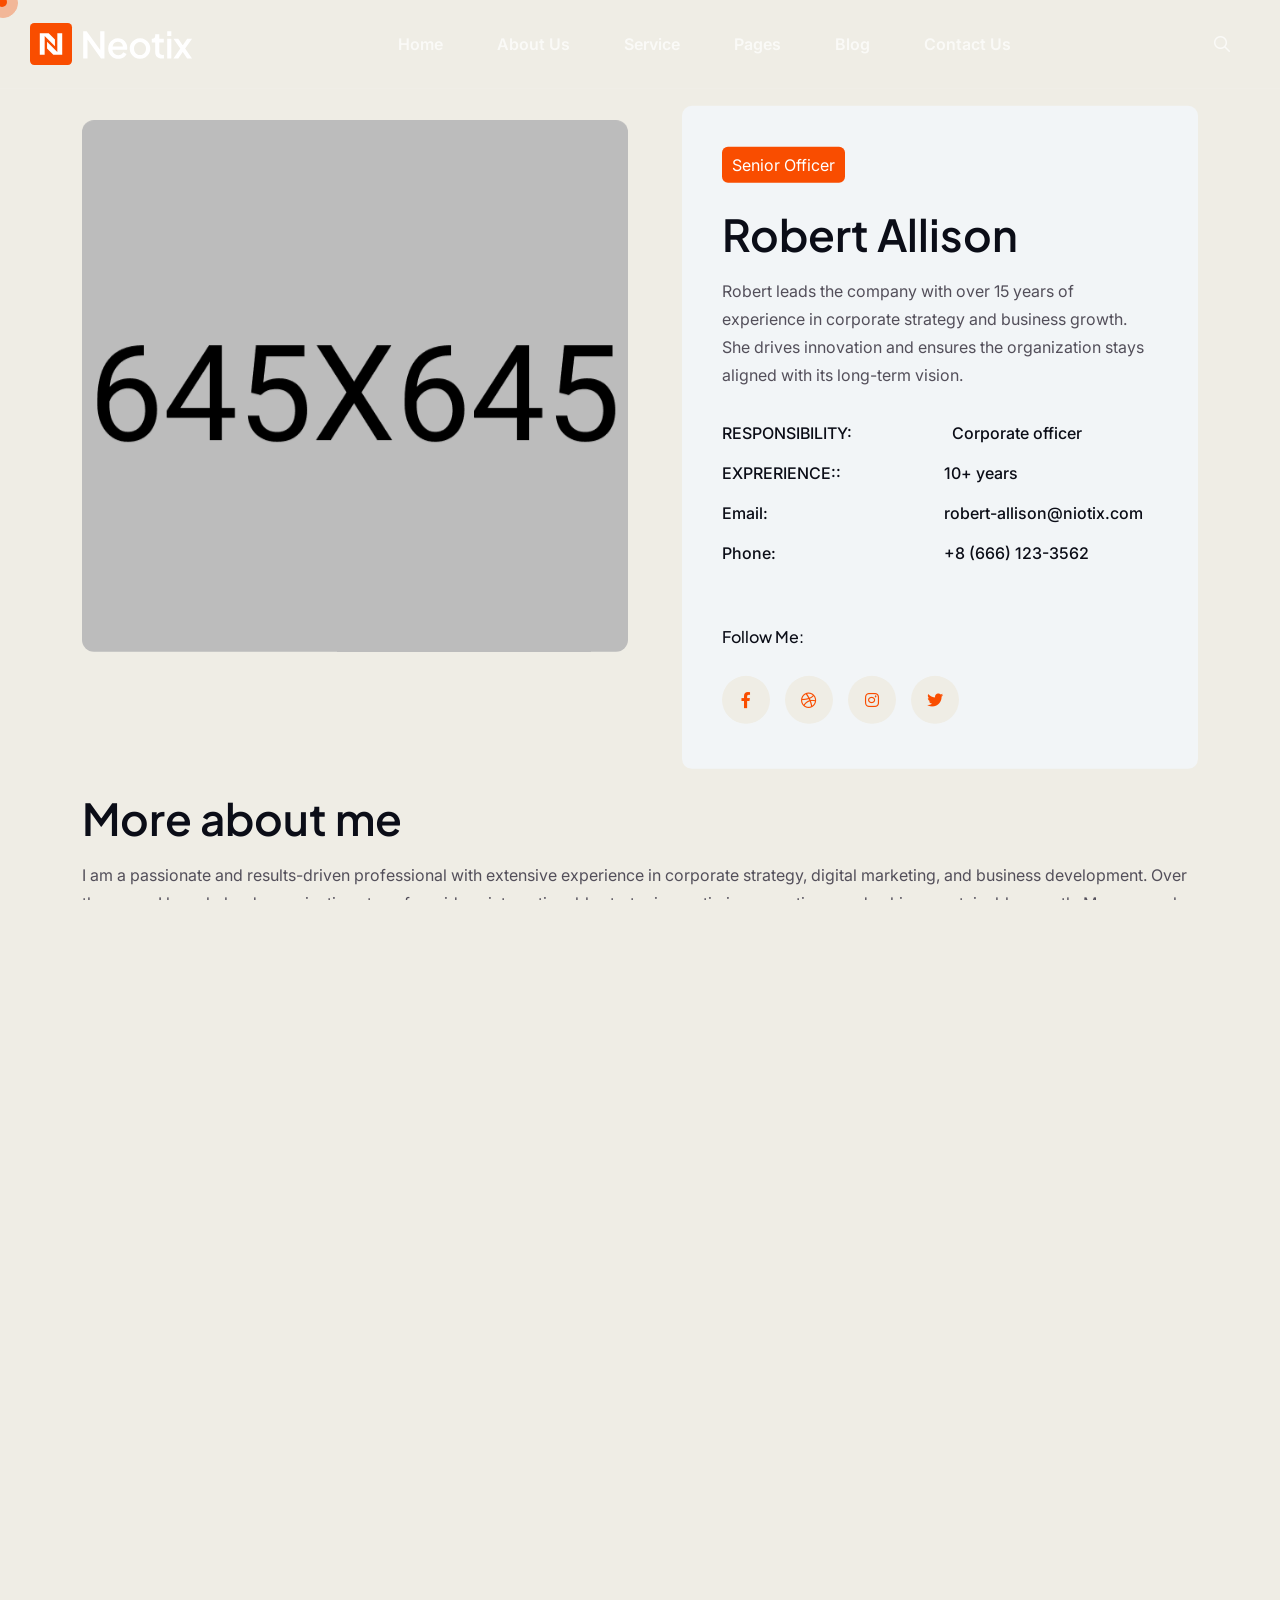
<file: buyer-file/neotix/team-details.html>
<!DOCTYPE html>
<html lang="en">
    <!--<< Header Area >>-->
    <head>
        <!-- ========== Meta Tags ========== -->
        <meta charset="UTF-8">
        <meta http-equiv="X-UA-Compatible" content="IE=edge">
        <meta name="viewport" content="width=device-width, initial-scale=1">
        <meta name="author" content="Gramentheme">
        <meta name="description" content="Brevon - Multipurpose Business HTML Template">
        <!-- ======== Page title ============ -->
        <title>Neotix - IT Service & Solution HTML Template</title>
        <!--<< Favcion >>-->
        <link rel="shortcut icon" href="assets/img/favicon.svg">
        <!--<< Bootstrap min.css >>-->
        <link rel="stylesheet" href="assets/css/bootstrap.min.css">
        <!--<< All Min Css >>-->
        <link rel="stylesheet" href="assets/css/all.min.css">
        <!--<< Animate.css >>-->
        <link rel="stylesheet" href="assets/css/animate.css">
        <!--<< Magnific Popup.css >>-->
        <link rel="stylesheet" href="assets/css/magnific-popup.css">
        <!--<< MeanMenu.css >>-->
        <link rel="stylesheet" href="assets/css/meanmenu.css">
        <!--<< Swiper Bundle.css >>-->
        <link rel="stylesheet" href="assets/css/swiper-bundle.min.css">
        <!--<< Nice Select.css >>-->
        <link rel="stylesheet" href="assets/css/nice-select.css">
        <!--<< Main.css >>-->
        <link rel="stylesheet" href="assets/css/main.css">
    </head>
    <body>

        <!-- Preloader Start -->
        <div id="preloader" class="preloader">
            <div class="animation-preloader">
                <div class="spinner">                
                </div>
                <div class="txt-loading">
                    <span data-text-preloader="N" class="letters-loading">
                        N
                    </span>
                    <span data-text-preloader="E" class="letters-loading">
                        E
                    </span>
                    <span data-text-preloader="O" class="letters-loading">
                        O
                    </span>
                    <span data-text-preloader="T" class="letters-loading">
                        T
                    </span>
                    <span data-text-preloader="I" class="letters-loading">
                        I
                    </span>
                    <span data-text-preloader="X" class="letters-loading">
                        X
                    </span>
                </div>
                <p class="text-center">Loading</p>
            </div>
            <div class="loader">
                <div class="row">
                    <div class="col-3 loader-section section-left">
                        <div class="bg"></div>
                    </div>
                    <div class="col-3 loader-section section-left">
                        <div class="bg"></div>
                    </div>
                    <div class="col-3 loader-section section-right">
                        <div class="bg"></div>
                    </div>
                    <div class="col-3 loader-section section-right">
                        <div class="bg"></div>
                    </div>
                </div>
            </div>
        </div>

        <!-- Back To Top Start -->
        <button id="back-top" class="back-to-top">
            <i class="fa-regular fa-arrow-up"></i>
        </button>

        <!-- GT MouseCursor Start -->
        <div class="mouseCursor cursor-outer"></div>
        <div class="mouseCursor cursor-inner"></div>

       

         <!-- Header-Top Section Start -->
        <div class="header-top-section">
            <div class="container-fluid">
                <div class="header-top-wrapper">
                    <div class="header-left">
                         <ul class="list">
                            <li>
                                <i class="fa-solid fa-location-dot"></i>
                                Riverside Park EU-1001
                            </li>
                            <li>।</li>
                            <li>
                                <i class="fa-regular fa-envelope"></i>
                                <a href="mailto:hello@neotix.com">hello@neotix.com</a>
                            </li>
                        </ul>
                    </div>
                    <div class="header-right">
                        <span><i class="fa-regular fa-clock"></i> Mon–Fri 09:00 AM – 06:00 PM</span>
                            <div class="social-icon">
                            <a href="#"><i class="fa-brands fa-facebook-f"></i></a>
                            <a href="#"><i class="fa-brands fa-twitter"></i></a>
                            <a href="#"><i class="fa-brands fa-linkedin"></i></a>
                            <a href="#"><i class="fa-brands fa-instagram"></i></a>
                        </div>
                    </div>
                </div>
            </div>
        </div>

         <!-- Offcanvas Area Start -->
        <div class="fix-area">
            <div class="offcanvas__info">
                <div class="offcanvas__wrapper">
                    <div class="offcanvas__content">
                        <div class="offcanvas__top mb-5 d-flex justify-content-between align-items-center">
                            <div class="offcanvas__logo">
                                <a href="index.html">
                                    <img src="assets/img/logo/black-logo.svg" alt="logo-img">
                                </a>
                            </div>
                            <div class="offcanvas__close">
                                <button>
                                <i class="fas fa-times"></i>
                                </button>
                            </div>
                        </div>
                        <p class="text d-none d-xl-block">
                            Nullam dignissim, ante scelerisque the  is euismod fermentum odio sem semper the is erat, a feugiat leo urna eget eros. Duis Aenean a imperdiet risus.
                        </p>
                        <div class="mobile-menu fix mb-3"></div>
                        <div class="offcanvas__contact d-xl-block">
                            <h4 class="d-xl-block">Contact Info</h4>
                            <ul class="d-xl-block">
                                <li class="d-flex align-items-center">
                                    <div class="offcanvas__contact-icon">
                                        <i class="fal fa-map-marker-alt"></i>
                                    </div>
                                    <div class="offcanvas__contact-text">
                                        <a target="_blank" href="#">Main Street, Melbourne, Australia</a>
                                    </div>
                                </li>
                                <li class="d-flex align-items-center">
                                    <div class="offcanvas__contact-icon mr-15">
                                        <i class="fal fa-envelope"></i>
                                    </div>
                                    <div class="offcanvas__contact-text">
                                        <a href="mailto:info@example.com"><span class="mailto:info@example.com">info@example.com</span></a>
                                    </div>
                                </li>
                                <li class="d-flex align-items-center">
                                    <div class="offcanvas__contact-icon mr-15">
                                        <i class="fal fa-clock"></i>
                                    </div>
                                    <div class="offcanvas__contact-text">
                                        <a target="_blank" href="#">Mod-friday, 09am -05pm</a>
                                    </div>
                                </li>
                                <li class="d-flex align-items-center">
                                    <div class="offcanvas__contact-icon mr-15">
                                        <i class="far fa-phone"></i>
                                    </div>
                                    <div class="offcanvas__contact-text">
                                        <a href="tel:+11002345909">+11002345909</a>
                                    </div>
                                </li>
                            </ul>
                            <div class="social-icon d-flex align-items-center">
                                <a href="#"><i class="fab fa-facebook-f"></i></a>
                                <a href="#"><i class="fab fa-twitter"></i></a>
                                <a href="#"><i class="fab fa-youtube"></i></a>
                                <a href="#"><i class="fab fa-linkedin-in"></i></a>
                            </div>
                        </div>
                    </div>
                </div>
            </div>
        </div>
        <div class="offcanvas__overlay"></div>

        
       
        <!-- Header Section Start -->
        <header id="header-sticky" class="header-1">
            <div class="container-fluid">
                <div class="mega-menu-wrapper">
                    <div class="header-main">
                        <div class="header-left">
                            <div class="logo">
                            <a href="index.html" class="header-logo">
                                <img src="assets/img/logo/white-logo.svg" alt="logo-img">
                            </a>
                            <a href="index.html" class="header-logo-2">
                                <img src="assets/img/logo/black-logo.svg" alt="logo-img">
                            </a>
                        </div>
                        </div>
                        <div class="mean__menu-wrapper">
                                <div class="main-menu">
                                    <nav id="mobile-menu">
                                        <ul>
                                            <li class="has-dropdown active menu-thumb">
                                                <a href="index.html">
                                                    Home 
                                                </a>
                                                <ul class="submenu has-homemenu">
                                                    <li>
                                                        <div class="homemenu-items">
                                                            <div class="homemenu">
                                                                <div class="homemenu-thumb">
                                                                    <img src="assets/img/header/home-1.jpg" alt="img">
                                                                    <div class="demo-button">
                                                                         <a href="index.html" class="theme-btn">
                                                                            Multi Page 
                                                                        </a>
                                                                    </div>
                                                                </div>
                                                                <div class="homemenu-content text-center">
                                                                        <h4 class="homemenu-title">
                                                                      IT Solution
                                                                    </h4>
                                                                </div>
                                                            </div>
                                                            <div class="homemenu">
                                                                <div class="homemenu-thumb mb-15">
                                                                    <img src="assets/img/header/home-2.jpg" alt="img">
                                                                    <div class="demo-button">
                                                                        <a href="index-2.html" class="theme-btn">
                                                                            Multi Page 
                                                                        </a>
                                                                    </div>
                                                                </div>
                                                                <div class="homemenu-content text-center">
                                                                        <h4 class="homemenu-title">
                                                                       IT Consulting
                                                                    </h4>
                                                                </div>
                                                            </div>
                                                            <div class="homemenu">
                                                                <div class="homemenu-thumb mb-15">
                                                                    <img src="assets/img/header/home-3.jpg" alt="img">
                                                                    <div class="demo-button">
                                                                        <a href="index-3.html" class="theme-btn">
                                                                            Multi Page 
                                                                        </a>
                                                                    </div>
                                                                </div>
                                                                <div class="homemenu-content text-center">
                                                                    <h4 class="homemenu-title">
                                                                       Cyber Security
                                                                    </h4>
                                                                </div>
                                                            </div>
                                                            <div class="homemenu">
                                                                <div class="homemenu-thumb mb-15">
                                                                    <img src="assets/img/header/home-4.jpg" alt="img">
                                                                    <div class="demo-button">
                                                                        <a href="index-4.html" class="theme-btn">
                                                                            Multi Page 
                                                                        </a>
                                                                    </div>
                                                                </div>
                                                                <div class="homemenu-content text-center">
                                                                    <h4 class="homemenu-title">
                                                                       Ai
                                                                    </h4>
                                                                </div>
                                                            </div>
                                                        </div>
                                                    </li>
                                                </ul>
                                            </li>
                                            <li class="has-dropdown active d-xl-none">
                                                <a href="index.html" class="border-none">
                                                Home
                                                </a>
                                                <ul class="submenu">
                                                    <li><a href="index.html">Home 01</a></li>
                                                    <li><a href="index-2.html">Home 02</a></li>
                                                    <li><a href="index-3.html">Home 03</a></li>
                                                    <li><a href="index-4.html">Home 04</a></li>
                                                </ul>
                                            </li>
                                             <li>
                                                <a href="about.html">About Us</a>
                                                </li>
                                                    <li class="has-dropdown">
                                                    <a href="service-details.html">
                                                        Service
                                                    </a>
                                                    <ul class="submenu">
                                                        <li><a href="service.html"> Our Service</a></li>
                                                        <li><a href="service-details.html">Service Details</a></li>
                                                    </ul>
                                                </li>
                                             <li class="has-dropdown">
                                                <a href="news-details.html">
                                                    Pages
                                                </a>
                                                <ul class="submenu">
                                                    
<li>
                                                        <a href="project-details.html">
                                                            Portfolio
                                                            <i class="fas fa-angle-right"></i>
                                                        </a>
                                                        <ul class="submenu">
                                                            <li><a href="project.html">Our Portfolio</a></li>
                                                            <li>
                                                                <a href="project-details.html">Portfolio Details</a>
                                                            </li>
                                                        </ul>
                                                    </li>
                                                    <li class="has-dropdown">
                                                        <a href="team-details.html">
                                                            Team
                                                            <i class="fas fa-angle-right"></i>
                                                        </a>
                                                        <ul class="submenu">
                                                            <li><a href="team.html">Our Team</a></li>
                                                            <li><a href="team-details.html">Team Details</a></li>
                                                        </ul>
                                                    </li>
                                                    <li><a href="pricing.html">Our Pricing</a></li>
                                                    <li><a href="faq.html">Our Faq</a></li>
                                                    <li><a href="404.html">404 Page</a></li>
                                                </ul>
                                            </li>
                                           <li>
                                                <a href="news-details.html">
                                                    Blog
                                                </a>
                                                <ul class="submenu">
                                                    <li><a href="news-grid.html">Blog Grid</a></li>
                                                    <li><a href="news.html">Blog Standard</a></li>
                                                    <li><a href="news-details.html">Blog Details</a></li>
                                                </ul>
                                            </li>
                                            <li>
                                                <a href="contact.html">Contact Us</a>
                                            </li>
                                        </ul>
                                    </nav>
                                </div>
                            </div> 
                          <div class="header-right d-flex justify-content-end align-items-center">
                            <div class="menu_search">
                                <button class="search_btn"><i class="far fa-search"></i></button>
                            </div>
                            <div class="header-btn">
                                <h6>
                                    <i class="fa-regular fa-phone-volume"></i>
                                    <a href="tel:+5284567592">+(528) 456-7592</a>
                                </h6>
                                <div class="header-button">
                                <a href="contact.html" class="theme-btn">
                                   Get In Touch <i class="fa-solid fa-arrow-up-right"></i>
                                </a>
                            </div>
                            <div class="header__hamburger d-xl-none my-auto">
                                <div class="sidebar__toggle">
                                    <i class="fas fa-bars"></i>
                                </div>
                              </div>
                            </div>
                        </div>
                    </div>
                </div>
            </div>
        </header>

        <!-- start: Search Popup -->
        <div class="search_popup">
            <div class="container">
            <div class="row">
                <div class="col-xxl-12">
                <div class="search_wrapper">
                    <div class="search_top d-flex align-items-center">
                    <div class="search_logo">
                        <a href="index.html">
                        <img src="assets/img/logo/white-logo.svg" alt="img">
                        </a>
                    </div>
                    <div class="search_close">
                        <button type="button" class="search_close_btn">
                        <i class="fa-thin fa-times"></i>
                        </button>
                    </div>
                    </div>
                    <div class="search_form">
                    <form action="#">
                        <div class="search_input">
                        <input class="search-input-field" type="text" placeholder="Type here to search...">
                        <span class="search-focus-border"></span>
                        <button type="submit">
                            <svg width="20" height="20" viewBox="0 0 20 20" fill="none" xmlns="http://www.w3.org/2000/svg">
                            <path
                                d="M9.55 18.1C14.272 18.1 18.1 14.272 18.1 9.55C18.1 4.82797 14.272 1 9.55 1C4.82797 1 1 4.82797 1 9.55C1 14.272 4.82797 18.1 9.55 18.1Z"
                                stroke="currentColor" stroke-width="1.5" stroke-linecap="round" stroke-linejoin="round" />
                            <path d="M19.0002 19.0002L17.2002 17.2002" stroke="currentColor" stroke-width="1.5"
                                stroke-linecap="round" stroke-linejoin="round" />
                            </svg>
                        </button>
                        </div>
                    </form>
                    </div>
                </div>
                </div>
            </div>
            </div>
        </div>
        <div class="search-popup-overlay"></div>

        
        <div id="smooth-wrapper">
            <div id="smooth-content">

                <!-- Breadcrumb Section Start -->
                <div class="breadcrumb-wrapper bg-cover" style="background-image: url('assets/img/breadcrumb.jpg');">
                    <div class="container">
                        <div class="page-heading">
                            <div class="breadcrumb-sub-title">
                                <h1 class="text-white wow fadeInUp" data-wow-delay=".3s">Team Details</h1>
                            </div>
                            <ul class="breadcrumb-items wow fadeInUp" data-wow-delay=".5s">
                                <li>
                                    <a href="index.html">
                                        <i class="fa-solid fa-house"></i> Home
                                    </a>
                                </li>
                                <li>
                                    /
                                </li>
                                <li>
                                    Team Details
                                </li>
                            </ul>
                        </div>
                    </div>
                </div>
                
              <!-- Team-Details Section Start -->
                <section class="team-details-section fix section-padding">
                    <div class="container">
                        <div class="team-details-wrapper">
                            <div class="row g-4">
                                <div class="col-lg-6">
                                    <div class="team-details-image">
                                        <img data-speed=".8" src="assets/img/inner-page/team-details-01.jpg" alt="img">
                                    </div>
                                </div>
                                <div class="col-lg-6">
                                    <div class="team-details-content">
                                        <span class="offer">Senior Officer</span>
                                        <h2>Robert Allison</h2>
                                        <p class="mt-3">
                                            Robert leads the company with over 15 years of experience in corporate strategy and business growth. She drives innovation and ensures the organization stays aligned with its long-term vision.
                                        </p>
                                        <ul class="team-infrom wow fadeInUp" data-wow-delay=".4s">
                                            <li>
                                                <span>RESPONSIBILITY:</span>
                                                Corporate officer
                                            </li>
                                            <li>
                                                <span>EXPRERIENCE::</span>
                                                10+ years
                                            </li>
                                            <li>
                                                <span>Email:</span>
                                                robert-allison@niotix.com
                                            </li>
                                            <li>
                                                <span>Phone:</span>
                                                <a href="tel:+86661233562">+8 (666) 123-3562</a>
                                            </li>
                                        </ul>
                                        <h5>Follow me:</h5>
                                        <div class="social-icon wow fadeInUp" data-wow-delay=".6s">
                                            <a href="#"><i class="fab fa-facebook-f"></i></a>
                                            <a href="#"><i class="fab fa-dribbble"></i></a>
                                            <a href="#"><i class="fab fa-instagram"></i></a>
                                            <a href="#"><i class="fab fa-twitter"></i></a>
                                        </div>
                                    </div>
                                </div>
                            </div>
                            <div class="team-middle-items">
                                <h2 class="mt-4">More about me</h2>
                                <p class="mt-3">
                                    I am a passionate and results-driven professional with extensive experience in corporate strategy, digital marketing, and business development. Over the years, I have helped organizations transform ideas into actionable strategies, optimize operations, and achieve sustainable growth. My approach combines creativity with data-driven decision-making to deliver measurable results and long-term value. I thrive in dynamic environments, collaborating.
                                </p>
                                <p class="mt-3">
                                    I thrive in collaborative environments and enjoy leading teams to bring complex projects from concept to completion. My goal is to empower organizations to achieve sustainable growth while navigating today’s dynamic business landscape with confidence.
                                </p>
                                <div class="team-skill-area">
                                    <div class="row g-4">
                                        <div class="col-lg-6">
                                            <div class="skill-content">
                                                <h3>Skills</h3>
                                                <div class="progress-wrap">
                                                    <div class="pro-items">
                                                        <div class="pro-head">
                                                            <h6 class="title">
                                                                System Design
                                                            </h6>
                                                            <span class="point">
                                                                69%
                                                            </span>
                                                        </div>
                                                        <div class="progress">
                                                            <div class="progress-value"></div>
                                                        </div>
                                                    </div>
                                                    <div class="pro-items">
                                                        <div class="pro-head">
                                                            <h6 class="title">
                                                                Technological Skills
                                                            </h6>
                                                            <span class="point">
                                                                80%
                                                            </span>
                                                        </div>
                                                        <div class="progress">
                                                            <div class="progress-value style-two"></div>
                                                        </div>
                                                    </div>
                                                    <div class="pro-items">
                                                        <div class="pro-head">
                                                            <h6 class="title">
                                                            Safety Skills
                                                            </h6>
                                                            <span class="point">
                                                                98%
                                                            </span>
                                                        </div>
                                                        <div class="progress">
                                                            <div class="progress-value style-three"></div>
                                                        </div>
                                                    </div>
                                                </div>
                                            </div>
                                        </div>
                                        <div class="col-lg-6">
                                            <div class="career-content">
                                                <h4>Career</h4>
                                                <ul>
                                                    <li>
                                                        <h3>2020</h3>
                                                        <p>
                                                            My career journey began in business analysis, where I honed my skills in market research, financial assessment, and operational optimization. Over the years, I progressed into leadership roles, managing.
                                                        </p>
                                                    </li>
                                                    <li>
                                                        <h3>2024</h3>
                                                        <p>
                                                            I have successfully led projects that enhanced operational efficiency, strengthened brand positioning, and increased revenue streams. With experience in global market digital transformation.
                                                        </p>
                                                    </li>
                                                </ul>
                                            </div>
                                        </div>
                                    </div>
                                </div>
                            </div>
                            <div class="team-bottom-items">
                                <div class="row g-4">
                                    <div class="col-lg-5">
                                        <div class="team-left-items">
                                            <h2>Contact me</h2>
                                            <p>
                                                Our approach to customer experience is comprehensive and data-driven. We begin by assessing your current.
                                            </p>
                                            <div class="phone-icon">
                                                <div class="icon">
                                                    <i class="fa-solid fa-phone-volume"></i>
                                                </div>
                                                <a href="tel:+86661233562">+8 (666) 123-3562</a>
                                            </div>
                                        </div>
                                    </div>
                                    <div class="col-lg-6">
                                        <div class="team-right-items">
                                            <form action="contact.php" id="contact-form" class="contact-form-box">
                                                <div class="row g-4 align-items-center">
                                                    <div class="col-lg-6 col-md-6 wow fadeInUp" data-wow-delay=".3s">
                                                        <div class="form-clt">
                                                            <input type="text" placeholder="Full name *">
                                                        </div>
                                                    </div>
                                                    <div class="col-lg-6 col-md-6 wow fadeInUp" data-wow-delay=".5s">
                                                        <div class="form-clt">
                                                            <input type="text" placeholder="Email address *">
                                                        </div>
                                                    </div>
                                                    <div class="col-lg-6 col-md-6 wow fadeInUp" data-wow-delay=".3s">
                                                        <div class="form-clt">
                                                            <input type="text" placeholder="Phone number *">
                                                        </div>
                                                    </div>
                                                    <div class="col-lg-6 col-md-6 wow fadeInUp" data-wow-delay=".5s">
                                                        <div class="form-clt">
                                                            <div class="form">
                                                                <select class="single-select w-100">
                                                                    <option>Chose a option</option>
                                                                    <option>Digital Marketing</option>
                                                                    <option>Software & IT Service</option>
                                                                    <option>Finance & Investment</option>
                                                                </select>
                                                            </div>
                                                        </div>
                                                    </div>
                                                    <div class="col-lg-12 wow fadeInUp" data-wow-delay=".3s">
                                                        <div class="form-clt">
                                                            <textarea name="message" placeholder="Type your message"></textarea>
                                                        </div>
                                                    </div>
                                                    <div class="col-lg-12 wow fadeInUp" data-wow-delay=".5s">
                                                        <button type="submit" class="theme-btn wow fadeInUp" data-wow-delay=".5s">
                                                            Send now
                                                        </button>
                                                    </div>
                                                </div>
                                            </form>
                                        </div>
                                    </div>
                                </div>
                            </div>
                        </div>
                    </div>
                </section>

                <!-- Footer Section Start -->
                <footer class="footer-section fix">
                    <div class="footer-area bg-cover" style="background-image: url(assets/img/home-1/footer-bg.jpg);">
                        <div class="container">
                        <div class="footer-widget-wrapper">
                            <div class="row justify-content-between">
                                <div class="col-xl-4 col-lg-5 col-md-6 wow fadeInUp" data-wow-delay=".2s">
                                    <div class="footer-widget-items">
                                        <div class="widget-head">
                                            <a href="index.html" class="footer-logo">
                                                <img src="assets/img/logo/white-logo.svg" alt="img">
                                            </a>
                                        </div>
                                        <div class="footer-content">
                                            <p>
                                                Businesses to thrive in changing digital world. With over a decade systems that drive growth an efficiency. From IT consulting.
                                            </p>
                                            <a href="contact.html" class="theme-btn">
                                                Get started now <i class="fa-solid fa-arrow-up-right"></i>
                                            </a>
                                        </div>
                                    </div>
                                </div>
                                <div class="col-xl-2 col-lg-3 col-md-6 wow fadeInUp" data-wow-delay=".4s">
                                    <div class="footer-widget-items">
                                        <div class="widget-head">
                                            <h3>Company</h3>
                                        </div>
                                        <ul class="list-area">
                                            <li>
                                                <a href="about.html">
                                                    About us
                                                </a>
                                            </li>
                                            <li>
                                                <a href="contact.html">
                                                    Work process
                                                </a>
                                            </li>
                                            <li>
                                                <a href="about.html">
                                                    About us
                                                </a>
                                            </li>
                                            <li>
                                                <a href="team.html">
                                                    Our team
                                                </a>
                                            </li>
                                            <li>
                                                <a href="contact.html">
                                                    Contact
                                                </a>
                                            </li>
                                            <li>
                                                <a href="contact.html">
                                                    Careers
                                                </a>
                                            </li>
                                            <li>
                                                <a href="news.html">
                                                    Blogs
                                                </a>
                                            </li>
                                        </ul>
                                    </div>
                                </div>
                                <div class="col-xl-3 ps-lg-5 col-lg-4 col-md-6 wow fadeInUp" data-wow-delay=".6s">
                                    <div class="footer-widget-items">
                                        <div class="widget-head">
                                            <h3>Recourse</h3>
                                        </div>
                                        <ul class="list-area">
                                            <li>
                                                <a href="service-details.html">
                                                    Future innovations
                                                </a>
                                            </li>
                                            <li>
                                                <a href="service-details.html">
                                                    Smart solutions
                                                </a>
                                            </li>
                                            <li>
                                                <a href="service-details.html">
                                                        IT consulting
                                                </a>
                                            </li>
                                            <li>
                                                <a href="service-details.html">
                                                    NextGen  IT 
                                                </a>
                                            </li>
                                            <li>
                                                <a href="service-details.html">
                                                    Cyber security
                                                </a>
                                            </li>
                                            <li>
                                                <a href="service-details.html">
                                                    Software solution
                                                </a>
                                            </li>
                                        </ul>
                                    </div>
                                </div>
                                <div class="col-xl-3 col-lg-6 col-md-6 wow fadeInUp" data-wow-delay=".8s">
                                    <div class="footer-widget-items">
                                        <div class="widget-head">
                                            <h3>Subscribe Newsletter</h3>
                                        </div>
                                        <div class="contact-item">
                                            <form action="#">
                                                <input type="text" placeholder="Email address">
                                            </form>
                                            <button type="submit" class="theme-btn w-100">
                                                    Subscribe now <i class="fa-solid fa-arrow-up-right"></i>
                                            </button>
                                            <div class="social-icon">
                                                <a href="#"><i class="fa-brands fa-facebook-f"></i></a>
                                                <a href="#"><i class="fa-brands fa-linkedin-in"></i></a>
                                                <a href="#"><i class="fa-brands fa-twitter"></i></a>
                                                <a href="#"><i class="fa-brands fa-youtube"></i></a>
                                            </div>
                                        </div>
                                    </div>
                                </div>
                            </div>
                        </div>
                        <div class="footer-bottom-wrapper">
                            <p class="wow fadeInUp" data-wow-delay=".3s">
                               Copyright <span>Neotix.</span> All rights reserved.
                            </p>
                            <ul class="footer-list wow fadeInUp" data-wow-delay=".7s">
                                <li>
                                    <a href="contact.html">Privacy policy</a>
                                </li>
                                <li>।</li>
                                <li>
                                    <a href="contact.html">Terms & conditions</a>
                                </li>
                            </ul>
                        </div>
                    </div>
                    </div>
                </footer>

            </div>
        </div>

       

        
        <!--<< All JS Plugins >>-->
        <script src="assets/js/jquery-3.7.1.min.js"></script>
        <!--<< Viewport Js >>-->
        <script src="assets/js/viewport.jquery.js"></script>
        <!--<< Bootstrap Js >>-->
        <script src="assets/js/bootstrap.bundle.min.js"></script>
        <!--<< Gsap Min Js >>-->
        <script src="assets/js/gsap.min.js"></script>
        <!--<< ScrollTrigger Min Js >>-->
        <script src="assets/js/ScrollTrigger.min.js"></script>
        <!--<< ScrollSmoother Min Js >>-->
        <script src="assets/js/ScrollSmoother.min.js"></script>
        <!--<< ScrollToPlugin Min Js >>-->
        <script src="assets/js/ScrollToPlugin.min.js"></script>
        <!--<< SplitText Min Js >>-->
        <script src="assets/js/SplitText.min.js"></script>
        <!--<< TextPlugin Min Js >>-->
        <script src="assets/js/TextPlugin.js"></script>
         <!--<< Chroma Min Js >>-->
        <script src="assets/js/chroma.min.js"></script>
        <!--<< nice-selec Js >>-->
        <script src="assets/js/jquery.nice-select.min.js"></script>
        <!--<< Waypoints Js >>-->
        <script src="assets/js/jquery.waypoints.js"></script>
        <!--<< Counterup Js >>-->
        <script src="assets/js/jquery.counterup.min.js"></script>
        <!--<< Swiper Slider Js >>-->
        <script src="assets/js/swiper-bundle.min.js"></script>
        <!--<< MeanMenu Js >>-->
        <script src="assets/js/jquery.meanmenu.min.js"></script>
        <!--<< Parallaxie Js >>-->
        <script src="assets/js/parallaxie.js"></script>
        <!--<< Magnific Popup Js >>-->
        <script src="assets/js/jquery.magnific-popup.min.js"></script>
        <!--<< Wow Animation Js >>-->
        <script src="assets/js/wow.min.js"></script>
        <!--<< Main.js >>-->
        <script src="assets/js/main.js"></script>
    </body>
</html>
</file>
<file: documentation/assets/css/elegantFont.css>
@font-face {
	font-family: 'ElegantIcons';
	src:url('../fonts/ElegantIcons.eot');
	src:url('../fonts/ElegantIcons.eot?#iefix') format('embedded-opentype'),
		url('../fonts/ElegantIcons.woff') format('woff'),
		url('../fonts/ElegantIcons.ttf') format('truetype'),
		url('../fonts/ElegantIcons.svg#ElegantIcons') format('svg');
	font-weight: normal;
	font-style: normal;
}

/* Use the following CSS code if you want to use data attributes for inserting your icons */
[data-icon]:before {
	font-family: 'ElegantIcons';
	content: attr(data-icon);
	speak: none;
	font-weight: normal;
	font-variant: normal;
	text-transform: none;
	line-height: 1;
	-webkit-font-smoothing: antialiased;
	-moz-osx-font-smoothing: grayscale;
}

/* Use the following CSS code if you want to have a class per icon */
/*
Instead of a list of all class selectors,
you can use the generic selector below, but it's slower:
[class*="your-class-prefix"] {
*/
.arrow_up, .arrow_down, .arrow_left, .arrow_right, .arrow_left-up, .arrow_right-up, .arrow_right-down, .arrow_left-down, .arrow-up-down, .arrow_up-down_alt, .arrow_left-right_alt, .arrow_left-right, .arrow_expand_alt2, .arrow_expand_alt, .arrow_condense, .arrow_expand, .arrow_move, .arrow_carrot-up, .arrow_carrot-down, .arrow_carrot-left, .arrow_carrot-right, .arrow_carrot-2up, .arrow_carrot-2down, .arrow_carrot-2left, .arrow_carrot-2right, .arrow_carrot-up_alt2, .arrow_carrot-down_alt2, .arrow_carrot-left_alt2, .arrow_carrot-right_alt2, .arrow_carrot-2up_alt2, .arrow_carrot-2down_alt2, .arrow_carrot-2left_alt2, .arrow_carrot-2right_alt2, .arrow_triangle-up, .arrow_triangle-down, .arrow_triangle-left, .arrow_triangle-right, .arrow_triangle-up_alt2, .arrow_triangle-down_alt2, .arrow_triangle-left_alt2, .arrow_triangle-right_alt2, .arrow_back, .icon_minus-06, .icon_plus, .icon_close, .icon_check, .icon_minus_alt2, .icon_plus_alt2, .icon_close_alt2, .icon_check_alt2, .icon_zoom-out_alt, .icon_zoom-in_alt, .icon_search, .icon_box-empty, .icon_box-selected, .icon_minus-box, .icon_plus-box, .icon_box-checked, .icon_circle-empty, .icon_circle-slelected, .icon_stop_alt2, .icon_stop, .icon_pause_alt2, .icon_pause, .icon_menu, .icon_menu-square_alt2, .icon_menu-circle_alt2, .icon_ul, .icon_ol, .icon_adjust-horiz, .icon_adjust-vert, .icon_document_alt, .icon_documents_alt, .icon_pencil, .icon_pencil-edit_alt, .icon_pencil-edit, .icon_folder-alt, .icon_folder-open_alt, .icon_folder-add_alt, .icon_info_alt, .icon_error-oct_alt, .icon_error-circle_alt, .icon_error-triangle_alt, .icon_question_alt2, .icon_question, .icon_comment_alt, .icon_chat_alt, .icon_vol-mute_alt, .icon_volume-low_alt, .icon_volume-high_alt, .icon_quotations, .icon_quotations_alt2, .icon_clock_alt, .icon_lock_alt, .icon_lock-open_alt, .icon_key_alt, .icon_cloud_alt, .icon_cloud-upload_alt, .icon_cloud-download_alt, .icon_image, .icon_images, .icon_lightbulb_alt, .icon_gift_alt, .icon_house_alt, .icon_genius, .icon_mobile, .icon_tablet, .icon_laptop, .icon_desktop, .icon_camera_alt, .icon_mail_alt, .icon_cone_alt, .icon_ribbon_alt, .icon_bag_alt, .icon_creditcard, .icon_cart_alt, .icon_paperclip, .icon_tag_alt, .icon_tags_alt, .icon_trash_alt, .icon_cursor_alt, .icon_mic_alt, .icon_compass_alt, .icon_pin_alt, .icon_pushpin_alt, .icon_map_alt, .icon_drawer_alt, .icon_toolbox_alt, .icon_book_alt, .icon_calendar, .icon_film, .icon_table, .icon_contacts_alt, .icon_headphones, .icon_lifesaver, .icon_piechart, .icon_refresh, .icon_link_alt, .icon_link, .icon_loading, .icon_blocked, .icon_archive_alt, .icon_heart_alt, .icon_star_alt, .icon_star-half_alt, .icon_star, .icon_star-half, .icon_tools, .icon_tool, .icon_cog, .icon_cogs, .arrow_up_alt, .arrow_down_alt, .arrow_left_alt, .arrow_right_alt, .arrow_left-up_alt, .arrow_right-up_alt, .arrow_right-down_alt, .arrow_left-down_alt, .arrow_condense_alt, .arrow_expand_alt3, .arrow_carrot_up_alt, .arrow_carrot-down_alt, .arrow_carrot-left_alt, .arrow_carrot-right_alt, .arrow_carrot-2up_alt, .arrow_carrot-2dwnn_alt, .arrow_carrot-2left_alt, .arrow_carrot-2right_alt, .arrow_triangle-up_alt, .arrow_triangle-down_alt, .arrow_triangle-left_alt, .arrow_triangle-right_alt, .icon_minus_alt, .icon_plus_alt, .icon_close_alt, .icon_check_alt, .icon_zoom-out, .icon_zoom-in, .icon_stop_alt, .icon_menu-square_alt, .icon_menu-circle_alt, .icon_document, .icon_documents, .icon_pencil_alt, .icon_folder, .icon_folder-open, .icon_folder-add, .icon_folder_upload, .icon_folder_download, .icon_info, .icon_error-circle, .icon_error-oct, .icon_error-triangle, .icon_question_alt, .icon_comment, .icon_chat, .icon_vol-mute, .icon_volume-low, .icon_volume-high, .icon_quotations_alt, .icon_clock, .icon_lock, .icon_lock-open, .icon_key, .icon_cloud, .icon_cloud-upload, .icon_cloud-download, .icon_lightbulb, .icon_gift, .icon_house, .icon_camera, .icon_mail, .icon_cone, .icon_ribbon, .icon_bag, .icon_cart, .icon_tag, .icon_tags, .icon_trash, .icon_cursor, .icon_mic, .icon_compass, .icon_pin, .icon_pushpin, .icon_map, .icon_drawer, .icon_toolbox, .icon_book, .icon_contacts, .icon_archive, .icon_heart, .icon_profile, .icon_group, .icon_grid-2x2, .icon_grid-3x3, .icon_music, .icon_pause_alt, .icon_phone, .icon_upload, .icon_download, .social_facebook, .social_twitter, .social_pinterest, .social_googleplus, .social_tumblr, .social_tumbleupon, .social_wordpress, .social_instagram, .social_dribbble, .social_vimeo, .social_linkedin, .social_rss, .social_deviantart, .social_share, .social_myspace, .social_skype, .social_youtube, .social_picassa, .social_googledrive, .social_flickr, .social_blogger, .social_spotify, .social_delicious, .social_facebook_circle, .social_twitter_circle, .social_pinterest_circle, .social_googleplus_circle, .social_tumblr_circle, .social_stumbleupon_circle, .social_wordpress_circle, .social_instagram_circle, .social_dribbble_circle, .social_vimeo_circle, .social_linkedin_circle, .social_rss_circle, .social_deviantart_circle, .social_share_circle, .social_myspace_circle, .social_skype_circle, .social_youtube_circle, .social_picassa_circle, .social_googledrive_alt2, .social_flickr_circle, .social_blogger_circle, .social_spotify_circle, .social_delicious_circle, .social_facebook_square, .social_twitter_square, .social_pinterest_square, .social_googleplus_square, .social_tumblr_square, .social_stumbleupon_square, .social_wordpress_square, .social_instagram_square, .social_dribbble_square, .social_vimeo_square, .social_linkedin_square, .social_rss_square, .social_deviantart_square, .social_share_square, .social_myspace_square, .social_skype_square, .social_youtube_square, .social_picassa_square, .social_googledrive_square, .social_flickr_square, .social_blogger_square, .social_spotify_square, .social_delicious_square, .icon_printer, .icon_calulator, .icon_building, .icon_floppy, .icon_drive, .icon_search-2, .icon_id, .icon_id-2, .icon_puzzle, .icon_like, .icon_dislike, .icon_mug, .icon_currency, .icon_wallet, .icon_pens, .icon_easel, .icon_flowchart, .icon_datareport, .icon_briefcase, .icon_shield, .icon_percent, .icon_globe, .icon_globe-2, .icon_target, .icon_hourglass, .icon_balance, .icon_rook, .icon_printer-alt, .icon_calculator_alt, .icon_building_alt, .icon_floppy_alt, .icon_drive_alt, .icon_search_alt, .icon_id_alt, .icon_id-2_alt, .icon_puzzle_alt, .icon_like_alt, .icon_dislike_alt, .icon_mug_alt, .icon_currency_alt, .icon_wallet_alt, .icon_pens_alt, .icon_easel_alt, .icon_flowchart_alt, .icon_datareport_alt, .icon_briefcase_alt, .icon_shield_alt, .icon_percent_alt, .icon_globe_alt, .icon_clipboard {
	font-family: 'ElegantIcons';
	speak: none;
	font-style: normal;
	font-weight: normal;
	font-variant: normal;
	text-transform: none;
	line-height: 1;
	-webkit-font-smoothing: antialiased;
}
.arrow_up:before {
	content: "\21";
}
.arrow_down:before {
	content: "\22";
}
.arrow_left:before {
	content: "\23";
}
.arrow_right:before {
	content: "\24";
}
.arrow_left-up:before {
	content: "\25";
}
.arrow_right-up:before {
	content: "\26";
}
.arrow_right-down:before {
	content: "\27";
}
.arrow_left-down:before {
	content: "\28";
}
.arrow-up-down:before {
	content: "\29";
}
.arrow_up-down_alt:before {
	content: "\2a";
}
.arrow_left-right_alt:before {
	content: "\2b";
}
.arrow_left-right:before {
	content: "\2c";
}
.arrow_expand_alt2:before {
	content: "\2d";
}
.arrow_expand_alt:before {
	content: "\2e";
}
.arrow_condense:before {
	content: "\2f";
}
.arrow_expand:before {
	content: "\30";
}
.arrow_move:before {
	content: "\31";
}
.arrow_carrot-up:before {
	content: "\32";
}
.arrow_carrot-down:before {
	content: "\33";
}
.arrow_carrot-left:before {
	content: "\34";
}
.arrow_carrot-right:before {
	content: "\35";
}
.arrow_carrot-2up:before {
	content: "\36";
}
.arrow_carrot-2down:before {
	content: "\37";
}
.arrow_carrot-2left:before {
	content: "\38";
}
.arrow_carrot-2right:before {
	content: "\39";
}
.arrow_carrot-up_alt2:before {
	content: "\3a";
}
.arrow_carrot-down_alt2:before {
	content: "\3b";
}
.arrow_carrot-left_alt2:before {
	content: "\3c";
}
.arrow_carrot-right_alt2:before {
	content: "\3d";
}
.arrow_carrot-2up_alt2:before {
	content: "\3e";
}
.arrow_carrot-2down_alt2:before {
	content: "\3f";
}
.arrow_carrot-2left_alt2:before {
	content: "\40";
}
.arrow_carrot-2right_alt2:before {
	content: "\41";
}
.arrow_triangle-up:before {
	content: "\42";
}
.arrow_triangle-down:before {
	content: "\43";
}
.arrow_triangle-left:before {
	content: "\44";
}
.arrow_triangle-right:before {
	content: "\45";
}
.arrow_triangle-up_alt2:before {
	content: "\46";
}
.arrow_triangle-down_alt2:before {
	content: "\47";
}
.arrow_triangle-left_alt2:before {
	content: "\48";
}
.arrow_triangle-right_alt2:before {
	content: "\49";
}
.arrow_back:before {
	content: "\4a";
}
.icon_minus-06:before {
	content: "\4b";
}
.icon_plus:before {
	content: "\4c";
}
.icon_close:before {
	content: "\4d";
}
.icon_check:before {
	content: "\4e";
}
.icon_minus_alt2:before {
	content: "\4f";
}
.icon_plus_alt2:before {
	content: "\50";
}
.icon_close_alt2:before {
	content: "\51";
}
.icon_check_alt2:before {
	content: "\52";
}
.icon_zoom-out_alt:before {
	content: "\53";
}
.icon_zoom-in_alt:before {
	content: "\54";
}
.icon_search:before {
	content: "\55";
}
.icon_box-empty:before {
	content: "\56";
}
.icon_box-selected:before {
	content: "\57";
}
.icon_minus-box:before {
	content: "\58";
}
.icon_plus-box:before {
	content: "\59";
}
.icon_box-checked:before {
	content: "\5a";
}
.icon_circle-empty:before {
	content: "\5b";
}
.icon_circle-slelected:before {
	content: "\5c";
}
.icon_stop_alt2:before {
	content: "\5d";
}
.icon_stop:before {
	content: "\5e";
}
.icon_pause_alt2:before {
	content: "\5f";
}
.icon_pause:before {
	content: "\60";
}
.icon_menu:before {
	content: "\61";
}
.icon_menu-square_alt2:before {
	content: "\62";
}
.icon_menu-circle_alt2:before {
	content: "\63";
}
.icon_ul:before {
	content: "\64";
}
.icon_ol:before {
	content: "\65";
}
.icon_adjust-horiz:before {
	content: "\66";
}
.icon_adjust-vert:before {
	content: "\67";
}
.icon_document_alt:before {
	content: "\68";
}
.icon_documents_alt:before {
	content: "\69";
}
.icon_pencil:before {
	content: "\6a";
}
.icon_pencil-edit_alt:before {
	content: "\6b";
}
.icon_pencil-edit:before {
	content: "\6c";
}
.icon_folder-alt:before {
	content: "\6d";
}
.icon_folder-open_alt:before {
	content: "\6e";
}
.icon_folder-add_alt:before {
	content: "\6f";
}
.icon_info_alt:before {
	content: "\70";
}
.icon_error-oct_alt:before {
	content: "\71";
}
.icon_error-circle_alt:before {
	content: "\72";
}
.icon_error-triangle_alt:before {
	content: "\73";
}
.icon_question_alt2:before {
	content: "\74";
}
.icon_question:before {
	content: "\75";
}
.icon_comment_alt:before {
	content: "\76";
}
.icon_chat_alt:before {
	content: "\77";
}
.icon_vol-mute_alt:before {
	content: "\78";
}
.icon_volume-low_alt:before {
	content: "\79";
}
.icon_volume-high_alt:before {
	content: "\7a";
}
.icon_quotations:before {
	content: "\7b";
}
.icon_quotations_alt2:before {
	content: "\7c";
}
.icon_clock_alt:before {
	content: "\7d";
}
.icon_lock_alt:before {
	content: "\7e";
}
.icon_lock-open_alt:before {
	content: "\e000";
}
.icon_key_alt:before {
	content: "\e001";
}
.icon_cloud_alt:before {
	content: "\e002";
}
.icon_cloud-upload_alt:before {
	content: "\e003";
}
.icon_cloud-download_alt:before {
	content: "\e004";
}
.icon_image:before {
	content: "\e005";
}
.icon_images:before {
	content: "\e006";
}
.icon_lightbulb_alt:before {
	content: "\e007";
}
.icon_gift_alt:before {
	content: "\e008";
}
.icon_house_alt:before {
	content: "\e009";
}
.icon_genius:before {
	content: "\e00a";
}
.icon_mobile:before {
	content: "\e00b";
}
.icon_tablet:before {
	content: "\e00c";
}
.icon_laptop:before {
	content: "\e00d";
}
.icon_desktop:before {
	content: "\e00e";
}
.icon_camera_alt:before {
	content: "\e00f";
}
.icon_mail_alt:before {
	content: "\e010";
}
.icon_cone_alt:before {
	content: "\e011";
}
.icon_ribbon_alt:before {
	content: "\e012";
}
.icon_bag_alt:before {
	content: "\e013";
}
.icon_creditcard:before {
	content: "\e014";
}
.icon_cart_alt:before {
	content: "\e015";
}
.icon_paperclip:before {
	content: "\e016";
}
.icon_tag_alt:before {
	content: "\e017";
}
.icon_tags_alt:before {
	content: "\e018";
}
.icon_trash_alt:before {
	content: "\e019";
}
.icon_cursor_alt:before {
	content: "\e01a";
}
.icon_mic_alt:before {
	content: "\e01b";
}
.icon_compass_alt:before {
	content: "\e01c";
}
.icon_pin_alt:before {
	content: "\e01d";
}
.icon_pushpin_alt:before {
	content: "\e01e";
}
.icon_map_alt:before {
	content: "\e01f";
}
.icon_drawer_alt:before {
	content: "\e020";
}
.icon_toolbox_alt:before {
	content: "\e021";
}
.icon_book_alt:before {
	content: "\e022";
}
.icon_calendar:before {
	content: "\e023";
}
.icon_film:before {
	content: "\e024";
}
.icon_table:before {
	content: "\e025";
}
.icon_contacts_alt:before {
	content: "\e026";
}
.icon_headphones:before {
	content: "\e027";
}
.icon_lifesaver:before {
	content: "\e028";
}
.icon_piechart:before {
	content: "\e029";
}
.icon_refresh:before {
	content: "\e02a";
}
.icon_link_alt:before {
	content: "\e02b";
}
.icon_link:before {
	content: "\e02c";
}
.icon_loading:before {
	content: "\e02d";
}
.icon_blocked:before {
	content: "\e02e";
}
.icon_archive_alt:before {
	content: "\e02f";
}
.icon_heart_alt:before {
	content: "\e030";
}
.icon_star_alt:before {
	content: "\e031";
}
.icon_star-half_alt:before {
	content: "\e032";
}
.icon_star:before {
	content: "\e033";
}
.icon_star-half:before {
	content: "\e034";
}
.icon_tools:before {
	content: "\e035";
}
.icon_tool:before {
	content: "\e036";
}
.icon_cog:before {
	content: "\e037";
}
.icon_cogs:before {
	content: "\e038";
}
.arrow_up_alt:before {
	content: "\e039";
}
.arrow_down_alt:before {
	content: "\e03a";
}
.arrow_left_alt:before {
	content: "\e03b";
}
.arrow_right_alt:before {
	content: "\e03c";
}
.arrow_left-up_alt:before {
	content: "\e03d";
}
.arrow_right-up_alt:before {
	content: "\e03e";
}
.arrow_right-down_alt:before {
	content: "\e03f";
}
.arrow_left-down_alt:before {
	content: "\e040";
}
.arrow_condense_alt:before {
	content: "\e041";
}
.arrow_expand_alt3:before {
	content: "\e042";
}
.arrow_carrot_up_alt:before {
	content: "\e043";
}
.arrow_carrot-down_alt:before {
	content: "\e044";
}
.arrow_carrot-left_alt:before {
	content: "\e045";
}
.arrow_carrot-right_alt:before {
	content: "\e046";
}
.arrow_carrot-2up_alt:before {
	content: "\e047";
}
.arrow_carrot-2dwnn_alt:before {
	content: "\e048";
}
.arrow_carrot-2left_alt:before {
	content: "\e049";
}
.arrow_carrot-2right_alt:before {
	content: "\e04a";
}
.arrow_triangle-up_alt:before {
	content: "\e04b";
}
.arrow_triangle-down_alt:before {
	content: "\e04c";
}
.arrow_triangle-left_alt:before {
	content: "\e04d";
}
.arrow_triangle-right_alt:before {
	content: "\e04e";
}
.icon_minus_alt:before {
	content: "\e04f";
}
.icon_plus_alt:before {
	content: "\e050";
}
.icon_close_alt:before {
	content: "\e051";
}
.icon_check_alt:before {
	content: "\e052";
}
.icon_zoom-out:before {
	content: "\e053";
}
.icon_zoom-in:before {
	content: "\e054";
}
.icon_stop_alt:before {
	content: "\e055";
}
.icon_menu-square_alt:before {
	content: "\e056";
}
.icon_menu-circle_alt:before {
	content: "\e057";
}
.icon_document:before {
	content: "\e058";
}
.icon_documents:before {
	content: "\e059";
}
.icon_pencil_alt:before {
	content: "\e05a";
}
.icon_folder:before {
	content: "\e05b";
}
.icon_folder-open:before {
	content: "\e05c";
}
.icon_folder-add:before {
	content: "\e05d";
}
.icon_folder_upload:before {
	content: "\e05e";
}
.icon_folder_download:before {
	content: "\e05f";
}
.icon_info:before {
	content: "\e060";
}
.icon_error-circle:before {
	content: "\e061";
}
.icon_error-oct:before {
	content: "\e062";
}
.icon_error-triangle:before {
	content: "\e063";
}
.icon_question_alt:before {
	content: "\e064";
}
.icon_comment:before {
	content: "\e065";
}
.icon_chat:before {
	content: "\e066";
}
.icon_vol-mute:before {
	content: "\e067";
}
.icon_volume-low:before {
	content: "\e068";
}
.icon_volume-high:before {
	content: "\e069";
}
.icon_quotations_alt:before {
	content: "\e06a";
}
.icon_clock:before {
	content: "\e06b";
}
.icon_lock:before {
	content: "\e06c";
}
.icon_lock-open:before {
	content: "\e06d";
}
.icon_key:before {
	content: "\e06e";
}
.icon_cloud:before {
	content: "\e06f";
}
.icon_cloud-upload:before {
	content: "\e070";
}
.icon_cloud-download:before {
	content: "\e071";
}
.icon_lightbulb:before {
	content: "\e072";
}
.icon_gift:before {
	content: "\e073";
}
.icon_house:before {
	content: "\e074";
}
.icon_camera:before {
	content: "\e075";
}
.icon_mail:before {
	content: "\e076";
}
.icon_cone:before {
	content: "\e077";
}
.icon_ribbon:before {
	content: "\e078";
}
.icon_bag:before {
	content: "\e079";
}
.icon_cart:before {
	content: "\e07a";
}
.icon_tag:before {
	content: "\e07b";
}
.icon_tags:before {
	content: "\e07c";
}
.icon_trash:before {
	content: "\e07d";
}
.icon_cursor:before {
	content: "\e07e";
}
.icon_mic:before {
	content: "\e07f";
}
.icon_compass:before {
	content: "\e080";
}
.icon_pin:before {
	content: "\e081";
}
.icon_pushpin:before {
	content: "\e082";
}
.icon_map:before {
	content: "\e083";
}
.icon_drawer:before {
	content: "\e084";
}
.icon_toolbox:before {
	content: "\e085";
}
.icon_book:before {
	content: "\e086";
}
.icon_contacts:before {
	content: "\e087";
}
.icon_archive:before {
	content: "\e088";
}
.icon_heart:before {
	content: "\e089";
}
.icon_profile:before {
	content: "\e08a";
}
.icon_group:before {
	content: "\e08b";
}
.icon_grid-2x2:before {
	content: "\e08c";
}
.icon_grid-3x3:before {
	content: "\e08d";
}
.icon_music:before {
	content: "\e08e";
}
.icon_pause_alt:before {
	content: "\e08f";
}
.icon_phone:before {
	content: "\e090";
}
.icon_upload:before {
	content: "\e091";
}
.icon_download:before {
	content: "\e092";
}
.social_facebook:before {
	content: "\e093";
}
.social_twitter:before {
	content: "\e094";
}
.social_pinterest:before {
	content: "\e095";
}
.social_googleplus:before {
	content: "\e096";
}
.social_tumblr:before {
	content: "\e097";
}
.social_tumbleupon:before {
	content: "\e098";
}
.social_wordpress:before {
	content: "\e099";
}
.social_instagram:before {
	content: "\e09a";
}
.social_dribbble:before {
	content: "\e09b";
}
.social_vimeo:before {
	content: "\e09c";
}
.social_linkedin:before {
	content: "\e09d";
}
.social_rss:before {
	content: "\e09e";
}
.social_deviantart:before {
	content: "\e09f";
}
.social_share:before {
	content: "\e0a0";
}
.social_myspace:before {
	content: "\e0a1";
}
.social_skype:before {
	content: "\e0a2";
}
.social_youtube:before {
	content: "\e0a3";
}
.social_picassa:before {
	content: "\e0a4";
}
.social_googledrive:before {
	content: "\e0a5";
}
.social_flickr:before {
	content: "\e0a6";
}
.social_blogger:before {
	content: "\e0a7";
}
.social_spotify:before {
	content: "\e0a8";
}
.social_delicious:before {
	content: "\e0a9";
}
.social_facebook_circle:before {
	content: "\e0aa";
}
.social_twitter_circle:before {
	content: "\e0ab";
}
.social_pinterest_circle:before {
	content: "\e0ac";
}
.social_googleplus_circle:before {
	content: "\e0ad";
}
.social_tumblr_circle:before {
	content: "\e0ae";
}
.social_stumbleupon_circle:before {
	content: "\e0af";
}
.social_wordpress_circle:before {
	content: "\e0b0";
}
.social_instagram_circle:before {
	content: "\e0b1";
}
.social_dribbble_circle:before {
	content: "\e0b2";
}
.social_vimeo_circle:before {
	content: "\e0b3";
}
.social_linkedin_circle:before {
	content: "\e0b4";
}
.social_rss_circle:before {
	content: "\e0b5";
}
.social_deviantart_circle:before {
	content: "\e0b6";
}
.social_share_circle:before {
	content: "\e0b7";
}
.social_myspace_circle:before {
	content: "\e0b8";
}
.social_skype_circle:before {
	content: "\e0b9";
}
.social_youtube_circle:before {
	content: "\e0ba";
}
.social_picassa_circle:before {
	content: "\e0bb";
}
.social_googledrive_alt2:before {
	content: "\e0bc";
}
.social_flickr_circle:before {
	content: "\e0bd";
}
.social_blogger_circle:before {
	content: "\e0be";
}
.social_spotify_circle:before {
	content: "\e0bf";
}
.social_delicious_circle:before {
	content: "\e0c0";
}
.social_facebook_square:before {
	content: "\e0c1";
}
.social_twitter_square:before {
	content: "\e0c2";
}
.social_pinterest_square:before {
	content: "\e0c3";
}
.social_googleplus_square:before {
	content: "\e0c4";
}
.social_tumblr_square:before {
	content: "\e0c5";
}
.social_stumbleupon_square:before {
	content: "\e0c6";
}
.social_wordpress_square:before {
	content: "\e0c7";
}
.social_instagram_square:before {
	content: "\e0c8";
}
.social_dribbble_square:before {
	content: "\e0c9";
}
.social_vimeo_square:before {
	content: "\e0ca";
}
.social_linkedin_square:before {
	content: "\e0cb";
}
.social_rss_square:before {
	content: "\e0cc";
}
.social_deviantart_square:before {
	content: "\e0cd";
}
.social_share_square:before {
	content: "\e0ce";
}
.social_myspace_square:before {
	content: "\e0cf";
}
.social_skype_square:before {
	content: "\e0d0";
}
.social_youtube_square:before {
	content: "\e0d1";
}
.social_picassa_square:before {
	content: "\e0d2";
}
.social_googledrive_square:before {
	content: "\e0d3";
}
.social_flickr_square:before {
	content: "\e0d4";
}
.social_blogger_square:before {
	content: "\e0d5";
}
.social_spotify_square:before {
	content: "\e0d6";
}
.social_delicious_square:before {
	content: "\e0d7";
}
.icon_printer:before {
	content: "\e103";
}
.icon_calulator:before {
	content: "\e0ee";
}
.icon_building:before {
	content: "\e0ef";
}
.icon_floppy:before {
	content: "\e0e8";
}
.icon_drive:before {
	content: "\e0ea";
}
.icon_search-2:before {
	content: "\e101";
}
.icon_id:before {
	content: "\e107";
}
.icon_id-2:before {
	content: "\e108";
}
.icon_puzzle:before {
	content: "\e102";
}
.icon_like:before {
	content: "\e106";
}
.icon_dislike:before {
	content: "\e0eb";
}
.icon_mug:before {
	content: "\e105";
}
.icon_currency:before {
	content: "\e0ed";
}
.icon_wallet:before {
	content: "\e100";
}
.icon_pens:before {
	content: "\e104";
}
.icon_easel:before {
	content: "\e0e9";
}
.icon_flowchart:before {
	content: "\e109";
}
.icon_datareport:before {
	content: "\e0ec";
}
.icon_briefcase:before {
	content: "\e0fe";
}
.icon_shield:before {
	content: "\e0f6";
}
.icon_percent:before {
	content: "\e0fb";
}
.icon_globe:before {
	content: "\e0e2";
}
.icon_globe-2:before {
	content: "\e0e3";
}
.icon_target:before {
	content: "\e0f5";
}
.icon_hourglass:before {
	content: "\e0e1";
}
.icon_balance:before {
	content: "\e0ff";
}
.icon_rook:before {
	content: "\e0f8";
}
.icon_printer-alt:before {
	content: "\e0fa";
}
.icon_calculator_alt:before {
	content: "\e0e7";
}
.icon_building_alt:before {
	content: "\e0fd";
}
.icon_floppy_alt:before {
	content: "\e0e4";
}
.icon_drive_alt:before {
	content: "\e0e5";
}
.icon_search_alt:before {
	content: "\e0f7";
}
.icon_id_alt:before {
	content: "\e0e0";
}
.icon_id-2_alt:before {
	content: "\e0fc";
}
.icon_puzzle_alt:before {
	content: "\e0f9";
}
.icon_like_alt:before {
	content: "\e0dd";
}
.icon_dislike_alt:before {
	content: "\e0f1";
}
.icon_mug_alt:before {
	content: "\e0dc";
}
.icon_currency_alt:before {
	content: "\e0f3";
}
.icon_wallet_alt:before {
	content: "\e0d8";
}
.icon_pens_alt:before {
	content: "\e0db";
}
.icon_easel_alt:before {
	content: "\e0f0";
}
.icon_flowchart_alt:before {
	content: "\e0df";
}
.icon_datareport_alt:before {
	content: "\e0f2";
}
.icon_briefcase_alt:before {
	content: "\e0f4";
}
.icon_shield_alt:before {
	content: "\e0d9";
}
.icon_percent_alt:before {
	content: "\e0da";
}
.icon_globe_alt:before {
	content: "\e0de";
}
.icon_clipboard:before {
	content: "\e0e6";
}


	.glyph {
		float: left;
		text-align: center;
		padding: .75em;
		margin: .4em 1.5em .75em 0;
		width: 6em;
text-shadow: none;
	}
        .glyph_big {
        font-size: 128px;
        color: #59c5dc;
        float: left;
        margin-right: 20px;
        }

        .glyph div { padding-bottom: 10px;}

	.glyph input {
		font-family: consolas, monospace;
		font-size: 12px;
		width: 100%;
		text-align: center;
		border: 0;
		box-shadow: 0 0 0 1px #ccc;
		padding: .2em;
                -moz-border-radius: 5px;
                -webkit-border-radius: 5px;
	}
	.centered {
		margin-left: auto;
		margin-right: auto;
	}
	.glyph .fs1 {
		font-size: 2em;
	}
</file>
<file: documentation/assets/css/style.css>
@import url("https://fonts.googleapis.com/css2?family=Hind:wght@300;400;500;600;700&display=swap");

:root {
    --primary-font: "Hind", sans-serif;
    --secondary-font: "Hind", sans-serif;
    --primary-color: #ff2c54;
    --theme-color: #161978;
    --action-color: #2974FF;
    --typo-dark: #333333;
    --typo-body: #666666;
    --typo-mid: #8A94A6;
    --typo-light: #A6AEBC;
    --bg-light: #F8F9FB;

    --radius: 4px;
    --radius-big: 6px;
    --radius-small: 2px;
    --w-regular: 400;
    --w-medium: 500;
    --w-semi-bold: 600;
    --w-bold: 700;
    --w-extra-bold: 800;

}


html {
    font-size: 10px;
    margin: 0;
    padding: 0;
    overflow-x: hidden
}

@media (max-width:1199px) {
    html {
        font-size: 9px
    }
}

@media (max-width:991px) {
    html {
        font-size: 8px
    }
}

body {
    position: relative;
    font-family: var(--primary-font);
    font-size: 16px;
    line-height: 1.7;
    margin: 0;
    padding: 0;
    color: var(--typo-body)
}

::selection {
    background: rgba(0, 0, 0, 0.7);
    color: #fff;
    text-shadow: none
}

hr {
    display: block;
    height: 1px;
    border: 0;
    margin: 0;
    padding: 0
}

audio,
canvas,
iframe,
img,
svg,
video {
    vertical-align: middle
}

fieldset {
    border: 0;
    margin: 0;
    padding: 0
}

textarea {
    resize: vertical
}

a,
button {
    outline: none;
    -webkit-transition: all .5s;
    transition: all .5s
}

a {
    color: var(--action-color);
    font-family: var(--secondary-font);
}

a:hover {
    color: var(--action-color);
    text-decoration: underline
}

* {
    -webkit-box-sizing: border-box;
    box-sizing: border-box
}

@media (min-width:1200px) {
    .container {
     max-width:1500px;
    }
}

.container-fluid {
    padding: 0 4rem
}

@media (max-width:767px) {
    .container-fluid {
        padding: 0 2rem
    }
}

figure {
	margin: 0;
	padding: 0;
	margin-bottom: 35px;
}
strong,b {
	color: #1d2746;
}
@media (max-width:991px) {
    figure img {
        width: 100%;
        height: auto
    }
}

@media (max-width:991px) {
    .section-gap {
        padding-top: 10rem;
        padding-bottom: 10rem
    }
}

.object-fit__cover {
    -o-object-fit: cover;
    object-fit: cover
}

.object-fit__contain {
    -o-object-fit: contain;
    object-fit: contain
}

.visuallyhidden {
    border: 0;
    clip: rect(0 0 0 0);
    height: 1px;
    margin: -1px;
    overflow: hidden;
    padding: 0;
    position: absolute;
    width: 1px;
    white-space: nowrap
}

.visuallyhidden.focusable:active,
.visuallyhidden.focusable:focus {
    clip: auto;
    height: auto;
    margin: 0;
    overflow: visible;
    position: static;
    width: auto;
    white-space: inherit
}

.invisible {
    visibility: hidden
}

.border-radius {
    border-radius: var(--radius)
}

.no-overflow {
    overflow: hidden
}


.primary-bg-color {
    background-color: var(--primary-color)
}


.bg-white {
    background-color: #fff
}

.radius {
    border-radius: var(--radius)
}

.radius-big {
    border-radius: var(--radius-big)
}

.grad-bg {
    background: -webkit-gradient(linear, left bottom, left top, from(#EAEDF3), to(#fff));
    background: linear-gradient(0deg, #EAEDF3 0%, #fff 100%)
}

.shadow-p1 {
    -webkit-box-shadow: 0 1px 1px 0 rgba(10, 31, 68, 0.08);
    box-shadow: 0 1px 1px 0 rgba(10, 31, 68, 0.08)
}

.shadow-p2 {
    -webkit-box-shadow: 0 3px 6px 0 rgba(10, 31, 68, 0.1);
    box-shadow: 0 3px 6px 0 rgba(10, 31, 68, 0.1)
}

.section-subtitle {
    font-size: 2rem;
    font-weight: var(--w-semi-bold)
}

.brand-logo {
    display: block
}

@media print {

    *,
    *:before,
    *:after {
        background: transparent !important;
        -webkit-box-shadow: none !important;
        box-shadow: none !important;
        text-shadow: none !important
    }

    a,
    a:visited {
        text-decoration: underline
    }

    a [href]:after {
        content: "( "attr(href) ") "
    }

    abbr [title]:after {
        content: "( "attr(title) ") "
    }

    a [href^="# "]:after,
    a [href^="javascript: "]:after {
        content: " "
    }

    pre {
        white-space: pre-wrap !important
    }

    pre,
    blockquote {
        page-break-inside: avoid
    }

    thead {
        display: table-header-group
    }

    tr,
    img {
        page-break-inside: avoid
    }

    p,
    h2,
    h3 {
        orphans: 3;
        widows: 3
    }

    h2,
    h3 {
        page-break-after: avoid
    }
}

h1,
h2,
h3,
h4,
h5,
h6 {
    font-family: var(--secondary-font);
    color: var(--typo-dark);
    font-weight: var(--w-bold);
    line-height: 1.5
}

h1 {
    font-size: 4.4rem
}

@media (max-width:991px) {
    h1 {
        font-size: 3.2rem
    }
}

h2 {
    font-size: 3.6rem
}

@media (max-width:991px) {
    h2 {
        font-size: 3rem
    }
}

h3 {
    font-size: 2.4rem
}

h4 {
    font-size: 2rem;
    font-weight: var(--w-bold)
}

h4.sml {
    font-size: 2.2rem
}

h5 {
    font-size: 1.8rem;
    font-weight: var(--w-bold)
}

h6 {
    font-size: 1.6rem;
    font-weight: var(--w-semi-bold)
}

p {
    color: var(--typo-body)
}

@media (max-width:991px) {
    p {
        font-size: 16px
    }
}

.w-light {
    font-weight: var(--w-light)
}

.w-regular {
    font-weight: var(--w-regular)
}

.w-semi-bold {
    font-weight: var(--w-semi-bold)
}

.w-bold {
    font-weight: var(--w-bold)
}

.w-ex-bold {
    font-weight: var(--w-extra-bold)
}

.page-header {
    background-color: #f6f9fb;
    height: 8rem;
    display: -webkit-box;
    display: -ms-flexbox;
    display: flex;
    -webkit-box-align: center;
    -ms-flex-align: center;
    align-items: center;
    width: 100%;
    margin-bottom: 33px;
    border-bottom: 1px solid #eee;
}

@media (max-width:767px) {
    .page-header {
        height: auto
    }
}

.page-nav img {
    width: 180px;
}

.page-nav {
    display: -webkit-box;
    display: -ms-flexbox;
    display: flex;
    -ms-flex-wrap: wrap;
    flex-wrap: wrap;
    -webkit-box-pack: justify;
    -ms-flex-pack: justify;
    justify-content: space-between
}

@media (max-width:767px) {
    .page-nav {
        display: block
    }

    .page-nav .nav-brand {
        display: block;
        margin: 20px 0 20px;
        text-align: center
    }
}

.nav-list {
    display: -webkit-box;
    display: -ms-flexbox;
    display: flex;
    -ms-flex-wrap: wrap;
    flex-wrap: wrap;
    -webkit-box-align: center;
    -ms-flex-align: center;
    align-items: center;
    margin-left: 40px;
}

.support-link {
    font-size: 14px;
    font-weight: var(--w-medium);
    color: var(--typo-body);
    text-transform: uppercase;
    text-decoration: none;
    margin-left: 3rem;
    margin-right: 30px;
}

.nav-list a:nth-of-type(1) {
    margin-left: 0
}

.nav-list .toggle-navbar {
    font-size: 20px;
    line-height: 1;
    display: none
}

@media (max-width:1199px) {
    .nav-list .toggle-navbar {
        display: block;
        margin-left: 20px;
        font-size: 40px;
        margin-top: 12px;
    }
}

@media (max-width:767px) {
    .nav-list {
        -webkit-box-pack: center;
        -ms-flex-pack: center;
        justify-content: center;
        margin: 10px 0 15px
    }

    .nav-list a {
        font-size: 12px;
        margin-left: 2rem
    }
}

.main-content {
    display: -webkit-box;
    display: -ms-flexbox;
    display: flex;
    -ms-flex-wrap: wrap;
    flex-wrap: wrap
}

.sidebar-navigation {
	top: 114px;
	bottom: 0;
	width: 100%;
	overflow-x: hidden;
	-webkit-transition: all .5s;
	transition: all .5s;
}

@media (max-width:1199px) {
    .sidebar-navigation {
        padding: 0 2rem 2rem 2rem;

    }
}

.sidebar-navigation.stick-to-top {
    top: 40px
}

@media (max-width:1199px) {
    .sidebar-navigation.stick-to-top {
        top: 0
    }
}

@media (max-width:1199px) {
    .sidebar-navigation {
        position: fixed;
        top: 0;
        bottom: 0;
        left: 0;
        width: 300px;
        -webkit-transform: translateX(-310px);
        transform: translateX(-310px);
        -webkit-transition: all .5s;
        transition: all .5s;
        z-index: 9999;
        -webkit-box-shadow: 3px 0 10px rgba(0, 0, 0, 0.1);
        box-shadow: 3px 0 10px rgba(0, 0, 0, 0.1);
        padding-top: 20px;
    }
}

.sidebar-navigation.show {
    -webkit-transform: translateX(0);
    transform: translateX(0)
}

@media (max-width:767px) {
    .sidebar-navigation {
        width: 260px
    }
}

.tmain-doc-nav {
    padding-left: 0;
    list-style: none;
    font-family: var(--secondary-font);
}



.tmain-doc-nav ol {
    padding-left: 2rem
}
.tmain-doc-nav a {
	position: relative;
	display: block;
	background-size: 0px 1px;
	transition: .3s;
	background-repeat: no-repeat;
	padding: 16px 20px 14px;
	line-height: 1;
	font-size: 15px;
	color: #333;
	text-decoration: none;
	font-weight: 500;
	z-index: 99;
}
.tmain-doc-nav a:hover {
	color: #2974FF;
}
.tmain-doc-nav .icon {
	top: 4px;
	right: 0;
	line-height: 48px;
	font-size: 18px;
	position: absolute;
	color: #2974ff;
	transform: rotate(0deg);
	cursor: pointer;
	padding: 0 10px;
    z-index: 99;
}
.tmain-doc-nav.nav-sidebar .nav-item .icon i {
	display: inline-block;
}
.tmain-doc-nav.nav-sidebar .nav-item .icon i + i {
	display: none;
}
.tmain-doc-nav.nav-sidebar .nav-item.active .icon i {
	display: none;
}
.tmain-doc-nav.nav-sidebar .nav-item.active .icon i + i {
	display: inline-block;
}
.sidebar-navigation ol {
	counter-reset: section;
	list-style-type: none;
	display: none;
}
.tmain-doc-nav li .submenu {
	list-style: none;
	background: #fff;
	position: relative;
	width: 100% !important;
	display: none;
	padding: 0;
	padding-left: 50px !important;
	padding-top: 12px;
	padding-bottom: 9px;
}
.tmain-doc-nav li .submenu::before {
	content: "";
	width: 2px;
	bottom: 15px;
	background: #edf1f3;
	position: absolute;
	top: 15px;
	left: 20px;
}
.tmain-doc-nav li .submenu .nav-item {
	list-style: number;
    padding-left: 0;
}
.tmain-doc-nav li .submenu .nav-item a {
	padding-left: 0;
	padding-top: 7px;
	padding-bottom: 7px;
}

.nav-sidebar .nav-item .dropdown_nav .nav-item {
	margin-top: 0;
	background: transparent;
	position: relative;
}
.docs-progress-bar {
    position: absolute;
    background: #DEEAFF;
    bottom: 0;
    left: 0;
    top: 0;
    max-height: 48px;
}

.nav-item {
	background: #F6F9FB;
	margin-bottom: 3px;
    position: relative;
}

.main {
	-webkit-box-flex: 1;
	-ms-flex: 1;
	flex: 1;
	max-width: 100%;
}

@media (max-width:1199px) {
    .main {
        margin: 0px 0 0;
        padding: 0 15px;
    }
}

.section-1,
.section-2 {
    height: 2000px
}

input,
textarea {
    width: 100%;
    padding: 0.8rem 2rem;
    background: #fff;
    border: 2px solid #EEECEC;
    font-size: 16px;
    line-height: 30px;
    color: var(--typo-body);
}

.input-group {
    position: relative
}

.input-group button {
    position: absolute;
    background: transparent;
    border: none;
    top: 0;
    right: 0;
    font-size: 16px;
    line-height: 34px;
    padding: 1.5rem 2rem;
    cursor: pointer;
    -webkit-transition: all .5s;
    transition: all .5s
}

.input-group button i {
    font-weight: var(--w-medium);
    color: var(--typo-body);
    -webkit-transition: all .5s;
    transition: all .5s
}

.input-group button:hover i {
    color: var(--primary-color)
}

.main h3 {
    margin-bottom: 1rem;
    margin-top: 0rem;
    -webkit-transition: color .5s;
    transition: color .5s;
    letter-spacing: 1px;
}

.main h4 {
    margin: 0 0 1.5rem
}

.main p {
    margin-bottom: 2rem
}

.main ul,
.main ol {
    margin: 0 0 2rem
}
.filterable-wrapper img {
	margin-bottom: 10px;
	width: 100%;
	border: 1px solid #ddd;
	padding: 5px;
}

img {
    max-width: 100%;
    height: auto
}

.page-footer {
    position: relative
}

.page-footer p {
	color: #fff;
	margin: 0;
	font-weight: 600;
}

.page-footer a {
    color: #2974FF
}

.page-footer a:hover {
    
}

.nav {
    -webkit-box-orient: vertical;
    -webkit-box-direction: normal;
    -ms-flex-direction: column;
    flex-direction: column
}

@media (max-width:1199px) {
    .nav {
        display: block
    }
}

@media (max-width:1199px) {
    .main-content {
        padding-top: 1px;
        padding-bottom: 50px
    }
}

section.active h3 {
    color: var(--action-color)
}

.sidebar-navigation ol {
    counter-reset: section;
    list-style-type: none
}

.sidebar-navigation ol li a::before {
    counter-increment: section;
    content: counters(section, ". ") ". "
}

.back-to-top {
    position: fixed;
    bottom: -6rem;
    right: -6rem;
    display: block;
    width: 4rem;
    line-height: 4rem;
    background: var(--action-color);
    color: #fff;
    text-align: center;
    text-decoration: none;
    border-radius: var(--radius);
    opacity: 0;
    -webkit-transform: scale(0.3);
    transform: scale(0.3);
    -webkit-box-shadow: 4px 4px 10px rgba(0, 0, 0, 0.5);
    box-shadow: 4px 4px 10px rgba(0, 0, 0, 0.5);
    z-index: 9;
    -webkit-transition: all .3s;
    transition: all .3s
}

.back-to-top.show {
    bottom: 3rem;
    right: 3rem;
    opacity: .7;
    -webkit-transform: scale(1);
    transform: scale(1)
}

.back-to-top:hover {
    color: #fff;
    bottom: 3.2rem;
    opacity: 1
}



li img {
    display: block;
    margin-top: 20px
}


.btn-sm.primary-btn {
    border-color: var(--primary-color);
    color: var(--primary-color);
    display: inline-block;
    font-size: 1.4rem;
    padding: 1.2rem 3rem 1.1rem;
    position: relative;
    vertical-align: middle;
    z-index: 9;
    font-weight: 500;
    text-align: center;
    font-family: var(--primary-font);
    letter-spacing: 0.1rem;
    line-height: 2.1rem;
    border-radius: 0;
    border-width: .2rem;
    border-style: solid;
    transition: all .5s;

}

.btn-sm.primary-btn:hover {
    color: #fff;
}

.btn-sm.primary-btn:before {
    content: " ";
    width: 0;
    height: 100%;
    position: absolute;
    top: 0;
    right: 0;
    background-color: var(--primary-color);
    z-index: -1;
    transition: all .5s;
    color: #fff;
}

.btn-sm.primary-btn:hover:before,
.btn-sm.primary-btn:focus:before {
    width: 100%;
    right: auto;
    left: 0;
}

.main-content {
	padding-top: 0;
	padding-left: 40px;
}

.search-form {
    margin-bottom: 0;
}

.logo-wrapper {
    margin-bottom: 20px;
}

.main .image-no-100 img {
    width: inherit;
}

img.max-100 {
    max-width: 100%;
    width: auto;
}

.black-color {
    color: #222;
}

.sidebar-navigation h3 {
	color: #fff;
	font-size: 20px;
	margin-bottom: 25px;
	border-bottom: 1px solid #4b5091;
	background: #1D2746;
	padding: 15px;
	text-transform: capitalize;
	line-height: 1;
	padding-bottom: 12px;
	padding-left: 25px;
	border-radius: 0;
    font-weight: 600;
}

ul.item-details {
	background: #f6f6f6;
	padding: 40px;
	padding-top: 35px;
	list-style: none;
}

ul.item-details li {
    margin: 15px 0;
}

.e-btn {
    display: inline-block;
    height: 50px;
    line-height: 52px;
    text-align: center;
    padding: 0 25px;
    color: #ffffff;
    background: #2974ff;
    -webkit-border-radius: 0;
    -moz-border-radius: 4p0x0;
    border-radius: 0;
    font-weight: 500;
    text-transform: capitalize;
}

.e-btn:hover {
    color: #ffffff;
    -webkit-box-shadow: 0px 10px 24px 0px rgba(4, 23, 118, 0.3);
    -moz-box-shadow: 0px 10px 24px 0px rgba(4, 23, 118, 0.3);
    box-shadow: 0px 10px 24px 0px rgba(4, 23, 118, 0.3);

}

.steps-panel {
	box-shadow: 0 3px 6px 0 rgba(4, 73, 89, 0.02);
	border: 1px solid #e5ebef;
	margin-top: 10px;
	margin-bottom: 25px;
	border-radius: 2px;
}
.steps-panel .ordered-list {
	position: relative;
	list-style: none;
	padding-left: 20px;
	margin: 20px 0;
}
.steps-panel .ordered-list::before {
	content: "";
	position: absolute;
	left: 32px;
	top: 0;
	bottom: 0;
	width: 1px;
	background-color: #c4cdd5;
}
.steps-panel .ordered-list li {
	font-size: 16px;
	font-weight: 400;
	line-height: 25px;
	margin: 16px 0;
	position: relative;
	padding-left: 35px;
	counter-increment: a;
}
.steps-panel .ordered-list li::before {
	content: counter(a);
	position: absolute;
	color: #fff;
	height: 32px;
	width: 32px;
	border-radius: 50%;
	font-weight: 500;
	font-size: 12px;
	background-color: #2974ff;
	text-align: center;
	line-height: 23px;
	top: -4px;
	left: -4px;
	border: 5px solid #fff;
}
.direction_steps {
	display: inline-flex;
	align-items: center;
	flex-wrap: wrap;
}
.direction_step + .direction_step {
	margin-left: 28px;
}
.direction_step {
	padding: 0 8px;
	font-size: 13px;
	border-radius: 4px;
	background: #3B2E7C;
	color: #fff;
	position: relative;
	line-height: 23px;
	margin-bottom: 2px;
}
.direction_step + .direction_step::before {
	content: "$";
	font-family: eleganticons;
	position: absolute;
	left: -22px;
	color: #3B2E7C;
}
.code {
	list-style: none;
	border-left: 4px solid #2974FF;
	padding: 10px 0;
	background: #F6F9FB;
}
.code li {
	padding: 2px 18px;
	color: #222;
	background: #fff;
}
.code li:nth-child(2n+0){
	background-color: #F6F9FB;
}
.filterable-wrapper {
	margin-top: -10px;
}
.filterable-wrapper .section-main + .section-main{
    border-top: 1px solid #e8f0f1;
    padding-top: 60px;
    padding-bottom: 35px;
}
.notice-warning {
	background: #fefaed;
	border-color: #f6ba18;
}
.notice-warning i {
	color: #f6ba18;
	padding-top: 4px;
}
.notice {
	border-left: 10px solid #f6ba18; 
	padding: 30px 40px;
	margin-bottom: 20px;
	margin-top: 0;
}
.notice i {
	font-size: 24px;
	margin-right: 25px;
}
.notice p {
	font-size: 16px;
	font-weight: 400;
	margin-bottom: 0;
	color: #6b707f;
}
.notice-danger {
	background: #ffeff0;
	border-color: #fa303e;
}
.notice-danger i {
	color: #fa303e;
}
.notice-success {
	background: #31b077;
	border-color: #377d5d;
}
.notice-success p, .notice-success i, .notice-success h5 {
	color: #fff;
}
.tp-footer{
    background-color: #141515;
    padding: 25px 0;
}
.social-footer a {
	color: #8d93a4;
	border: 2px solid #8d93a4;
	height: 40px;
	width: 40px;
	display: inline-block;
	text-align: center;
	line-height: 42px;
	border-radius: 50%;
    text-decoration: none;
}
.social-footer a:hover {
	color: #fff;
	border-color:#2974FF;
    background-color: #2974FF;
}
.tmain-doc-nav a img {
	width: 19px;
	display: inline-block;
	margin: 0;
	margin-right: 8px;
}

.article_list li a {
	color: #6b707f;
}
.tag_list li a i {
	margin-right: 15px;
	transform: translateY(2px);
	display: inline-block;
}
.message_alert {
	border: 1px solid #e5e9eb;
	border-radius: 4px;
	background: #fafcfd;
	padding: 32px 40px 30px;
	margin-bottom: 20px;
}
.alert-danger {
	background: #fff3f4;
	border-color: #fbadb3;
}
.message_alert i {
	font-size: 24px;
	color: #abb0c0;
	margin-right: 25px;
}
.alert-danger i, .alert-danger h5 {
	color: #fa303e;
}

.single_list {
	list-style: none;
	box-shadow: 0 3px 6px 0 rgba(4, 73, 89, 0.02);
	border: 1px solid #e5ebef;
	padding: 20px;
	margin-top: 10px;
	margin-bottom: 25px;
	border-radius: 2px;
}
.single_list li {
	font-size: 14px;
	font-weight: 500;
	line-height: 22px;
	position: relative;
	padding-left: 20px;
}
.single_list li + li {
	margin-top: 15px;
}

.single_list li::before {
	content: "";
	width: 6px;
	height: 6px;
	border-radius: 50%;
	background: #2974FF;
	position: absolute;
	left: 0;
	top: 8px;
}
</file>
<file: documentation/assets/css/responsive.css>
/* Normal desktop :1200px. */
@media (min-width: 1200px) and (max-width: 1500px) {


}


/* Normal desktop :992px. */
@media (min-width: 992px) and (max-width: 1200px) {
    .main-content {
        padding-top: 0;
        padding-left: 0;
    }
    .main {
        margin: 0px 0 0;
        padding: 0 0;
    }
    .sidebar-navigation {
        width: 310px;
        background: #fff;
    }

}

 
/* Tablet desktop :768px. */
@media (min-width: 768px) and (max-width: 991px) {
    .main-content {
        padding-top: 0;
        padding-left: 0;
    }
    .main {
        margin: 0px 0 0;
        padding: 0 0;
    }
    .sidebar-navigation {
        width: 310px;
        background: #fff;
    }

}

 
/* small mobile :320px. */
@media (max-width: 767px) {
    .main-content {
        padding-top: 0;
        padding-left: 0;
    }
    .main {
        margin: 0px 0 0;
        padding: 0 0;
    }
    .sidebar-navigation {
        width: 310px;
        background: #fff;
    }
 
}
 
/* Large Mobile :480px. */
@media only screen and (min-width: 480px) and (max-width: 767px) {
.container {width:450px}
 
}
</file>
<file: buyer-file/neotix/assets/css/nice-select.css>
.nice-select {
  -webkit-tap-highlight-color: transparent;
  background-color: #fff;
  border-radius: 5px; 
  border: 1px solid  #CCCCCC;
  box-sizing: border-box;
  clear: both;
  cursor: pointer;
  display: block;
  float: left;
  color: #6E6E6E; 
  font-family:  "Plus Jakarta Sans", system-ui;
  font-size: 16px;
  font-style: normal;
  font-weight: 400;
  line-height: 26.08px;  
  height: 57px;
  line-height: 40px;
  outline: none;
  padding: 8px 10px; 
  position: relative;
  text-align: left !important;
  -webkit-transition: all 0.2s ease-in-out;
  transition: all 0.2s ease-in-out;
  -webkit-user-select: none;
     -moz-user-select: none;
      -ms-user-select: none;
          user-select: none;
  white-space: nowrap;
  width: auto; }
  .nice-select:hover {
    border-color: #6E6E6E; }
  .nice-select:active, .nice-select.open, .nice-select:focus {
    border-color: #6E6E6E; }
  .nice-select:after {
    border-bottom: 2px solid #6E6E6E;
    border-right: 2px solid #6E6E6E;
    content: '';
    display: block;
    height: 5px;
    margin-top: -4px;
    pointer-events: none;
    position: absolute;
    right: 12px;
    top: 50%;
    -webkit-transform-origin: 66% 66%;
        -ms-transform-origin: 66% 66%;
            transform-origin: 66% 66%;
    -webkit-transform: rotate(45deg);
        -ms-transform: rotate(45deg);
            transform: rotate(45deg);
    -webkit-transition: all 0.15s ease-in-out;
    transition: all 0.15s ease-in-out;
    width: 5px; }
  .nice-select.open:after {
    -webkit-transform: rotate(-135deg);
        -ms-transform: rotate(-135deg);
            transform: rotate(-135deg); }
  .nice-select.open .list {
    opacity: 1;
    pointer-events: auto;
    -webkit-transform: scale(1) translateY(0);
        -ms-transform: scale(1) translateY(0);
            transform: scale(1) translateY(0); }
  .nice-select.disabled {
    border-color: #6E6E6E;
    color: #6E6E6E;
    pointer-events: none; }
    .nice-select.disabled:after {
      border-color: #6E6E6E; }
  .nice-select.wide {
    width: 100%; }
    .nice-select.wide .list {
      left: 0 !important;
      right: 0 !important; }
  .nice-select.right {
    float: right; }
    .nice-select.right .list {
      left: auto;
      right: 0; }
  .nice-select.small {
    font-size: 12px;
    height: 36px;
    line-height: 34px; }
    .nice-select.small:after {
      height: 4px;
      width: 4px; }
    .nice-select.small .option {
      line-height: 34px;
      min-height: 34px; }
  .nice-select .list {
    background-color: #fff;
    border-radius: 5px;
    box-shadow: 0 0 0 1px rgba(68, 68, 68, 0.11);
    box-sizing: border-box;
    margin-top: 4px;
    opacity: 0;
    overflow: hidden;
    padding: 0;
    pointer-events: none;
    position: absolute;
    top: 100%;
    left: 0;
    -webkit-transform-origin: 50% 0;
        -ms-transform-origin: 50% 0;
            transform-origin: 50% 0;
    -webkit-transform: scale(0.75) translateY(-21px);
        -ms-transform: scale(0.75) translateY(-21px);
            transform: scale(0.75) translateY(-21px);
    -webkit-transition: all 0.2s cubic-bezier(0.5, 0, 0, 1.25), opacity 0.15s ease-out;
    transition: all 0.2s cubic-bezier(0.5, 0, 0, 1.25), opacity 0.15s ease-out;
    z-index: 9; }
    .nice-select .list:hover .option:not(:hover) {
      background-color: transparent !important; }
  .nice-select .option {
    cursor: pointer;
    font-weight: 400;
    line-height: 40px;
    list-style: none;
    min-height: 40px;
    outline: none;
    padding-left: 18px;
    padding-right: 29px;
    text-align: left;
    -webkit-transition: all 0.2s;
    transition: all 0.2s; }
    .nice-select .option:hover, .nice-select .option.focus, .nice-select .option.selected.focus {
      background-color: #f6f6f6; }
    .nice-select .option.selected {
      font-weight: bold; }
    .nice-select .option.disabled {
      background-color: transparent;
      color: #999;
      cursor: default; }

.no-csspointerevents .nice-select .list {
  display: none; }

.no-csspointerevents .nice-select.open .list {
  display: block; }
</file>
<file: buyer-file/neotix/assets/css/main.css>
@charset "UTF-8";
/*======================================================================================
Theme Name: Neotix 
Author: Gramentheme
Author URI: https://themeforest.net/user/Gramentheme/portfolio
Description: Neotix - IT Service & Solution HTML Template
Service Html Template 
Version: 1.0.0
=======================================================================================*/
/*======================================================================================
  >> TABLE OF CONTENTS <<
========================================================================================
01. Mixins & Variables
02. Base
03. Components
04. Layouts
05. Sections
======================================================================================*/
/*---------------------------------------
01. Mixins & Variables
---------------------------------------*/
@import url("https://fonts.googleapis.com/css2?family=Plus+Jakarta+Sans:ital,wght@0,200..800;1,200..800&display=swap");
@import url("https://fonts.googleapis.com/css2?family=Inter:ital,opsz,wght@0,14..32,100..900;1,14..32,100..900&display=swap");

:root {
  --body: #fff;
  --black: #000;
  --white: #fff;
  --theme: #F94D00;
  --header: #0B0D17;
  --text: #534F5A;
  --border: #02060A;
  --bg: #EFEDE5;
  --bg2: #0F172A;
  --box-shadow: 0px 1px 14px 0px rgba(0, 0, 0, 0.13);
}

/*---------------------------------------
02. Base
---------------------------------------*/
/* --------------------------------------------
    Template Default Fonts & Fonts Styles
 ---------------------------------------------- */
body {
  font-family: "Inter", sans-serif;
  font-size: 16px;
  font-weight: 400;
  line-height: 28px;
  color: var(--text);
  background-color: var(--bg);
  padding: 0;
  margin: 0;
  overflow-x: hidden;
}

@media (max-width: 575px) {
  body {
    font-size: 14px;
  }
}

ul {
  padding: 0;
  margin: 0;
  list-style: none;
}

button {
  border: none;
  background-color: transparent;
  padding: 0;
}

input:focus {
  color: var(--white);
  outline: none;
}

input {
  color: var(--white);
}

h1,
h2,
h3,
h4,
h5,
h6 {
  font-family: "Plus Jakarta Sans", sans-serif;
  margin: 0px;
  padding: 0;
  color: var(--header);
  transition: all 0.4s ease-in-out;
}

h1 {
  font-size: 80px;
  font-weight: 600;
  line-height: 95%;
  text-transform: capitalize;
}

@media (max-width: 1399px) {
  h1 {
    font-size: 60px;
  }
}

@media (max-width: 1199px) {
  h1 {
    font-size: 55px;
  }
}

@media (max-width: 991px) {
  h1 {
    font-size: 60px;
    line-height: 130% !important;
  }
}

@media (max-width: 767px) {
  h1 {
    font-size: 55px;
  }
}

@media (max-width: 575px) {
  h1 {
    font-size: 44px;
  }
}

@media (max-width: 470px) {
  h1 {
    font-size: 34px;
  }
}

h2 {
  font-size: 48px;
  font-weight: 600;
  line-height: 117%;
}

@media (max-width: 1399px) {
  h2 {
    font-size: 44px;
  }
}

@media (max-width: 1199px) {
  h2 {
    font-size: 40px;
  }
}

@media (max-width: 991px) {
  h2 {
    font-size: 36px;
  }
}

@media (max-width: 767px) {
  h2 {
    font-size: 40px;
  }
}

@media (max-width: 575px) {
  h2 {
    font-size: 30px;
  }
}

@media (max-width: 470px) {
  h2 {
    font-size: 30px;
  }
}

h3 {
  font-size: 24px;
  font-weight: 600;
  line-height: 133%;
  text-transform: capitalize;
}

@media (max-width: 575px) {
  h3 {
    font-size: 20px;
  }
}

h4 {
  font-size: 20px;
  font-weight: 600;
  line-height: 150%;
  text-transform: capitalize;
}

h5 {
  font-size: 18px;
  font-weight: 600;
  text-transform: capitalize;
}

h6 {
  font-size: 16px;
  font-weight: 600;
  text-transform: capitalize;
}

a {
  text-decoration: none;
  outline: none !important;
  cursor: pointer;
  color: var(--header);
  transition: all 0.4s ease-in-out;
}

p {
  margin: 0px;
  transition: all 0.4s ease-in-out;
}

span {
  margin: 0px;
}

.theme-btn {
  position: relative;
  display: inline-flex;
  align-items: center;
  justify-content: center;
  vertical-align: middle;
  -webkit-appearance: none;
  appearance: none;
  outline: none !important;
  border: none;
  font-weight: 700;
  font-size: 16px;
  color: var(--white);
  padding: 16px 40px 14px;
  transition: 0.5s ease-in-out;
  text-transform: capitalize;
  overflow: hidden;
  gap: 5px;
  text-align: center;
  background-color: var(--theme);
  z-index: 1;
  border-radius: 100px;
}

.theme-btn i {
  margin-left: 5px;
}

.theme-btn::before {
  content: "";
  background-color: var(--header);
  position: absolute;
  top: 0;
  left: 0;
  right: 0;
  bottom: 0;
  width: 100%;
  clip-path: circle(0% at 50% 50%);
  transition: all cubic-bezier(0, 0.96, 0.58, 1.1) 0.8s;
  z-index: -1;
}

.theme-btn:hover::before {
  clip-path: circle(100% at 50% 50%);
  transition: all cubic-bezier(0, 0.96, 0.58, 1.1) 4s;
  transition-delay: 200ms;
}

.theme-btn::after {
  content: "";
  background-color: rgba(11, 13, 23, 0.3);
  position: absolute;
  top: 0;
  left: 0;
  right: 0;
  bottom: 0;
  width: 100%;
  clip-path: circle(0% at 50% 50%);
  transition: all cubic-bezier(0, 0.96, 0.58, 1.1) 0.8s;
  z-index: -1;
}

.theme-btn:hover::after {
  clip-path: circle(100% at 50% 50%);
  transition: all cubic-bezier(0, 0.96, 0.58, 1.1) 4s;
}

.theme-btn span {
  font-size: 16px;
  position: relative;
  top: -1px;
  font-weight: 700;
  transition: all 500ms ease;
}

.theme-btn:hover {
  color: var(--white);
}

.theme-btn:hover img {
  filter: brightness(0);
}

.link-btn {
  color: var(--theme);
  font-size: 16px;
  font-weight: 600;
  display: inline-block;
  font-family: "Plus Jakarta Sans", sans-serif;
}

.link-btn i {
  margin-left: 5px;
  color: var(--theme);
}

.tw-hover-btn {
  position: relative;
  overflow: hidden;
}

.theme-btn-main {
  width: 166px;
  height: 166px;
  border-radius: 50%;
  display: flex;
  flex-direction: column;
  align-items: center;
  justify-content: center;
  position: relative;
  cursor: pointer;
  border: 1px solid rgba(255, 255, 255, 0.12);
  color: #fff;
}

.theme-btn-text,
.theme-btn-icon {
  position: relative;
  z-index: 3;
}

.tw-btn-circle-dot {
  position: absolute;
  width: 20px;
  height: 20px;
  border-radius: 50%;
  background: var(--theme);
  transform: translate(-50%, -50%);
  transition: width 0.6s ease, height 0.6s ease;
  pointer-events: none;
  z-index: 1;
  bottom: -15px;
}

/*---------------------------------------
03. Components
---------------------------------------*/
.mean-container a.meanmenu-reveal {
  display: none;
}

.mean-container .mean-nav {
  background: none;
  margin-top: 0;
}

.mean-container .mean-bar {
  padding: 0;
  min-height: auto;
  background: none;
  background: none;
}

.mean-container .mean-nav>ul {
  padding: 0;
  margin: 0;
  width: 100%;
  list-style-type: none;
  display: block !important;
}

.mean-container a.meanmenu-reveal {
  display: none !important;
}

.mean-container .mean-nav ul li a {
  display: block;
  width: 100%;
  padding: 10px 0;
  color: var(--black);
  font-size: 16px;
  font-weight: 500;
  line-height: 2;
  text-transform: capitalize;
  border-bottom: 1px solid rgba(0, 0, 0, 0.2) !important;
  border: none;
}

.mean-container .mean-nav ul li a:hover {
  color: var(--theme);
}

.mean-container .mean-nav ul li .submenu li a {
  border-bottom: none !important;
  font-size: 14px;
  padding: 6px 0;
  color: var(--header);
}

.mean-container .mean-nav ul li a:last-child {
  border-bottom: 0;
}

.mean-container .mean-nav ul li a:hover {
  color: var(--theme);
}

.mean-container .mean-nav ul li a.mean-expand {
  margin-top: 5px;
  padding: 0 !important;
}

.mean-container .mean-nav ul li>a>i {
  display: none;
}

.mean-container .mean-nav ul li>a.mean-expand i {
  display: inline-block;
  font-size: 18px;
}

.mean-container .mean-nav>ul>li:first-child>a {
  border-top: 0;
}

.mean-container .mean-nav ul li a.mean-expand.mean-clicked i {
  transform: rotate(45deg);
  -webkit-transform: rotate(45deg);
  -moz-transform: rotate(45deg);
  -ms-transform: rotate(45deg);
  -o-transform: rotate(45deg);
  transition: all 0.4s ease-in-out;
}

.mean-container .mean-nav ul li .mega-menu li a {
  height: 200px;
  width: 100%;
  padding: 0;
  border-top: 0;
  margin-bottom: 20px;
}

.preloader {
  align-items: center;
  cursor: default;
  display: flex;
  height: 100%;
  justify-content: center;
  position: fixed;
  left: 0;
  top: 0;
  width: 100%;
  z-index: 9999999;
}

.preloader .animation-preloader {
  z-index: 1000;
}

.preloader .animation-preloader .spinner {
  animation: spinner 1s infinite linear;
  border-radius: 50%;
  border: 3px solid rgba(0, 0, 0, 0.2);
  border-top-color: var(--theme);
  height: 9em;
  margin: 0 auto 3.5em auto;
  width: 9em;
}

@media (max-width: 767px) {
  .preloader .animation-preloader .spinner {
    width: 7.5em;
    height: 7.5em;
    margin: 0 auto 1.5em auto;
  }
}

.preloader .animation-preloader .txt-loading {
  font: 500 5em "Plus Jakarta Sans", sans-serif, "Inter", sans-serif;
  text-align: center;
  user-select: none;
  font-family: "Plus Jakarta Sans", sans-serif;
  font-weight: 700;
}

@media (max-width: 767px) {
  .preloader .animation-preloader .txt-loading {
    font-size: 2.5em;
  }
}

.preloader .animation-preloader .txt-loading .letters-loading {
  color: var(--theme);
  position: relative;
}

.preloader .animation-preloader .txt-loading .letters-loading:nth-child(2):before {
  animation-delay: 0.2s;
}

.preloader .animation-preloader .txt-loading .letters-loading:nth-child(3):before {
  animation-delay: 0.4s;
}

.preloader .animation-preloader .txt-loading .letters-loading:nth-child(4):before {
  animation-delay: 0.6s;
}

.preloader .animation-preloader .txt-loading .letters-loading:nth-child(5):before {
  animation-delay: 0.8s;
}

.preloader .animation-preloader .txt-loading .letters-loading:nth-child(6):before {
  animation-delay: 1s;
}

.preloader .animation-preloader .txt-loading .letters-loading:nth-child(7):before {
  animation-delay: 1.2s;
}

.preloader .animation-preloader .txt-loading .letters-loading:nth-child(8):before {
  animation-delay: 1.4s;
}

.preloader .animation-preloader .txt-loading .letters-loading::before {
  animation: letters-loading 4s infinite;
  color: var(--header);
  content: attr(data-text-preloader);
  left: 0;
  opacity: 0;
  font-family: "Plus Jakarta Sans", sans-serif;
  position: absolute;
  top: -3px;
  transform: rotateY(-90deg);
}

.preloader p {
  font-size: 16px;
  font-weight: 500;
  text-transform: uppercase;
  letter-spacing: 8px;
  color: var(--theme);
}

.preloader .loader {
  position: fixed;
  top: 0;
  left: 0;
  width: 100%;
  height: 100%;
  font-size: 0;
  z-index: 1;
  pointer-events: none;
}

.preloader .loader .row {
  height: 100%;
}

.preloader .loader .loader-section {
  padding: 0px;
}

.preloader .loader .loader-section .bg {
  background-color: var(--white);
  height: 100%;
  left: 0;
  width: 100%;
  transition: all 800ms cubic-bezier(0.77, 0, 0.175, 1);
}

.preloader.loaded .animation-preloader {
  opacity: 0;
  transition: 0.3s ease-out;
}

.preloader.loaded .loader-section .bg {
  width: 0;
  transition: 0.7s 0.3s allcubic-bezier(0.1, 0.1, 0.1, 1);
}

.back-to-top {
  background-color: var(--theme);
  width: 50px;
  height: 50px;
  line-height: 40px;
  border-radius: 100px;
  color: var(--white);
  font-size: 16px;
  position: fixed;
  display: inline-block;
  z-index: 9999;
  right: 30px;
  bottom: 30px;
  transition: all 0.4s ease-in-out;
  opacity: 0;
  visibility: hidden;
  transform: translateY(20px);
}

@media (max-width: 575px) {
  .back-to-top {
    display: none;
  }
}

.back-to-top:hover {
  background-color: var(--white);
  color: var(--theme);
}

.back-to-top.show {
  opacity: 1;
  visibility: visible;
  transform: translate(0);
}

.cursor-outer {
  -webkit-margin-start: -12px;
  margin-inline-start: -12px;
  margin-top: -12px;
  width: 30px;
  height: 30px;
  border: 1px solid var(--theme);
  background-color: var(--theme);
  -webkit-box-sizing: border-box;
  box-sizing: border-box;
  z-index: 10000000;
  opacity: 0.34;
  -webkit-transition: all 0.4s ease-out 0s;
  transition: all 0.4s ease-out 0s;
}

.cursor-outer.cursor-hover {
  opacity: 0.14;
}

.cursor-outer.cursor-big {
  opacity: 0;
}

.mouseCursor {
  position: fixed;
  top: 0;
  inset-inline-start: 0;
  inset-inline-end: 0;
  bottom: 0;
  pointer-events: none;
  border-radius: 50%;
  -webkit-transform: translateZ(0);
  transform: translateZ(0);
  visibility: hidden;
  text-align: center;
}

.mouseCursor.cursor-big {
  width: 20px;
  height: 20px;
  -webkit-margin-start: -12px;
  margin-inline-start: -12px;
  margin-top: -12px;
}

.cursor-inner {
  -webkit-margin-start: -3px;
  margin-inline-start: -3px;
  margin-top: -3px;
  width: 10px;
  height: 10px;
  z-index: 10000001;
  background-color: var(--theme);
  opacity: 1;
  -webkit-transition: all 0.24s ease-out 0s;
  transition: all 0.24s ease-out 0s;
}

.cursor-inner span {
  color: var(--text);
  line-height: 60px;
  opacity: 0;
  text-transform: uppercase;
  letter-spacing: 1px;
  font-size: 12px;
}

.cursor-inner.cursor-big span {
  opacity: 1;
}

.cursor-inner.cursor-hover {
  -webkit-margin-start: -10px;
  margin-inline-start: -10px;
  margin-top: -10px;
  width: 30px;
  height: 30px;
  background-color: var(--theme);
  border: 1px solid #686363;
  opacity: 0;
}

.search_popup {
  position: fixed;
  top: 0;
  left: 0;
  width: 100%;
  background-color: var(--header);
  z-index: 100;
  padding-top: 70px;
  padding-bottom: 100px;
  opacity: 0;
  backdrop-filter: blur(10px);
  transform: translateY(-100%);
  transition: all 0.6s ease;
}

.search_popup.search-opened {
  opacity: 1;
  transform: translateY(0%);
  transition-delay: 0s;
  z-index: 999999;
}

.search_popup.search-opened .search_form .search_input {
  transform: translateY(0px);
  opacity: 1;
  transition-delay: 0.3s;
}

.search_popup.search-opened .search_form .search_input::after {
  width: 100%;
  transition-delay: 0.5s;
}

@media (max-width: 575px) {
  .search_popup {
    padding-top: 50px;
    padding-bottom: 70px;
  }
}

.search_wrapper .search_top {
  margin-bottom: 80px;
}

.search_wrapper .search_top .search_logo {
  max-width: 200px;
}

.search_wrapper .search_top .search_logo a {
  display: block;
}

.search_wrapper .search_top .search_logo img {
  max-width: 100%;
}

@media (max-width: 575px) {
  .search_wrapper .search_top .search_logo {
    max-width: 150px;
  }
}

.search_wrapper .search_top .search_close {
  margin-left: auto;
  margin-top: 10px;
}

.search_wrapper .search_top .search_close .search_close_btn {
  display: inline-block;
  width: 35px;
  height: 35px;
  font-size: 35px;
  line-height: 1;
  color: rgba(255, 255, 255, 0.3);
}

.search_wrapper .search_top .search_close .search_close_btn svg {
  width: 30px;
  height: 30px;
}

.search_wrapper .search_top .search_close .search_close_btn:hover {
  color: var(--white);
  transform: rotate(90deg);
}

@media (max-width: 575px) {
  .search_wrapper .search_top {
    margin-bottom: 50px;
  }
}

@media (max-width: 500px) {
  .search_wrapper .search_top {
    margin-bottom: 40px;
  }
}

.search_wrapper .search_form .search_input {
  position: relative;
  height: 80px;
  transform: translateY(-40px);
  transition: all 0.4s ease-in-out;
  transition-delay: 0.5s;
  opacity: 0;
}

.search_wrapper .search_form .search_input::after {
  position: absolute;
  content: "";
  left: 0;
  bottom: 0;
  width: 0%;
  height: 1px;
  background-color: rgba(255, 255, 255, 0.3);
  transition-delay: 0.3s;
  transition: all 0.4s ease-in-out;
}

.search_wrapper .search_form .search_input input {
  width: 100%;
  height: 100%;
  background-color: transparent;
  border: 0;
  outline: 0;
  font-size: 24px;
  color: var(--text);
  border-bottom: 1px solid transparent;
  padding: 0;
  padding-right: 30px;
}

.search_wrapper .search_form .search_input input::placeholder {
  font-size: 24px;
}

.search_wrapper .search_form .search_input input~.search-focus-border {
  position: absolute;
  bottom: 0;
  left: auto;
  right: 0;
  width: 0;
  height: 1px;
  background-color: var(--white);
  transition: all 0.5s;
}

.search_wrapper .search_form .search_input input:focus~.search-focus-border {
  width: 100%;
  left: 0;
  right: auto;
  transition: all 0.5s;
}

@media (max-width: 575px) {
  .search_wrapper .search_form .search_input input {
    font-size: 20px;
  }

  .search_wrapper .search_form .search_input input::placeholder {
    font-size: 20px;
  }
}

@media (max-width: 500px) {
  .search_wrapper .search_form .search_input input {
    font-size: 18px;
  }

  .search_wrapper .search_form .search_input input::placeholder {
    font-size: 18px;
  }
}

.search_wrapper .search_form .search_input button {
  position: absolute;
  top: 50%;
  right: 0;
  transform: translateY(-50%);
  font-size: 18px;
  color: var(--white);
}

.search-popup-overlay {
  position: fixed;
  left: 0;
  top: 0;
  width: 100%;
  height: 100%;
  background-color: var(--theme);
  z-index: 99;
  opacity: 0;
  visibility: hidden;
  transform: translateY(-100%);
  cursor: zoom-out;
  transition: transform 0.6s ease, opacity 0.6s ease;
}

.search-popup-overlay.search-popup-overlay-open {
  opacity: 0.8;
  visibility: visible;
  transform: translateY(0);
  transition-delay: 0.35s;
}

@-webkit-keyframes rippleOne {
  70% {
    -webkit-box-shadow: 0 0 0 40px rgba(244, 68, 56, 0);
    box-shadow: 0 0 0 40px rgba(244, 68, 56, 0);
  }

  100% {
    -webkit-box-shadow: 0 0 0 0 rgba(244, 68, 56, 0);
    box-shadow: 0 0 0 0 rgba(244, 68, 56, 0);
  }
}

@keyframes rippleOne {
  70% {
    -webkit-box-shadow: 0 0 0 40px rgba(244, 68, 56, 0);
    box-shadow: 0 0 0 40px rgba(244, 68, 56, 0);
  }

  100% {
    -webkit-box-shadow: 0 0 0 0 rgba(244, 68, 56, 0);
    box-shadow: 0 0 0 0 rgba(244, 68, 56, 0);
  }
}

@keyframes gelatine {

  from,
  to {
    transform: scale(1, 1);
  }

  25% {
    transform: scale(0.7, 1.1);
  }

  50% {
    transform: scale(1.1, 0.7);
  }

  75% {
    transform: scale(0.95, 1.05);
  }
}

@keyframes cir36 {
  100% {
    transform: rotate(360deg);
  }
}

@keyframes rounded {
  50% {
    transform: rotate(15deg);
  }
}

@keyframes up-down {
  0% {
    transform: translateY(10px);
  }

  100% {
    transform: translateY(-10px);
  }
}

@-webkit-keyframes spinner {
  to {
    -webkit-transform: rotateZ(360deg);
    transform: rotateZ(360deg);
  }
}

@keyframes spinner {
  to {
    -webkit-transform: rotateZ(360deg);
    transform: rotateZ(360deg);
  }
}

@-webkit-keyframes letters-loading {

  0%,
  75%,
  100% {
    opacity: 0;
    transform: rotateY(-90deg);
  }

  25%,
  50% {
    opacity: 1;
    transform: rotateY(0deg);
  }
}

@keyframes letters-loading {

  0%,
  75%,
  100% {
    opacity: 0;
    transform: rotateY(-90deg);
  }

  25%,
  50% {
    opacity: 1;
    transform: rotateY(0deg);
  }
}

@keyframes loaderspin {
  0% {
    transform: translate(-50%, -50%) rotate(0deg);
  }

  100% {
    transform: translate(-50%, -50%) rotate(360deg);
  }
}

@keyframes tpswing {
  0% {
    -webkit-transform: rotate(20deg);
    -ms-transform: rotate(20deg);
    transform: rotate(20deg);
  }

  100% {
    -webkit-transform: rotate(0deg);
    -ms-transform: rotate(0deg);
    transform: rotate(0deg);
  }
}

@keyframes width {
  0% {
    width: 0%;
  }

  100% {
    width: 100%;
  }
}

@-webkit-keyframes width {
  0% {
    width: 0%;
  }

  100% {
    width: 100%;
  }
}

@-webkit-keyframes loaderspin {
  0% {
    transform: translate(-50%, -50%) rotate(0deg);
  }

  100% {
    transform: translate(-50%, -50%) rotate(360deg);
  }
}

@keyframes loaderpulse {
  0% {
    transform: scale(1);
  }

  100% {
    transform: scale(1.2);
  }
}

@keyframes rounded {
  50% {
    transform: rotate(20deg);
  }
}

@keyframes cir36 {
  100% {
    transform: rotate(360deg);
  }
}

.float-bob-y {
  -webkit-animation-name: float-bob-y;
  animation-name: float-bob-y;
  -webkit-animation-duration: 3s;
  animation-duration: 3s;
  -webkit-animation-iteration-count: infinite;
  animation-iteration-count: infinite;
  -webkit-animation-timing-function: linear;
  animation-timing-function: linear;
}

@-webkit-keyframes float-bob-y {
  0% {
    -webkit-transform: translateY(-30px);
    transform: translateY(-30px);
  }

  50% {
    -webkit-transform: translateY(-10px);
    transform: translateY(-10px);
  }

  100% {
    -webkit-transform: translateY(-30px);
    transform: translateY(-30px);
  }
}

@keyframes float-bob-y {
  0% {
    -webkit-transform: translateY(-30px);
    transform: translateY(-30px);
  }

  50% {
    -webkit-transform: translateY(-10px);
    transform: translateY(-10px);
  }

  100% {
    -webkit-transform: translateY(-30px);
    transform: translateY(-30px);
  }
}

.float-bob-x {
  -webkit-animation-name: float-bob-x;
  animation-name: float-bob-x;
  -webkit-animation-duration: 3s;
  animation-duration: 3s;
  -webkit-animation-iteration-count: infinite;
  animation-iteration-count: infinite;
  -webkit-animation-timing-function: linear;
  animation-timing-function: linear;
}

@-webkit-keyframes float-bob-x {
  0% {
    -webkit-transform: translateX(0px);
    transform: translateX(30px);
  }

  50% {
    -webkit-transform: translateX(10px);
    transform: translateX(10px);
  }

  100% {
    -webkit-transform: translateX(30px);
    transform: translateX(30px);
  }
}

@keyframes float-bob-x {
  0% {
    -webkit-transform: translateX(30px);
    transform: translateX(30px);
  }

  50% {
    -webkit-transform: translateX(10px);
    transform: translateX(10px);
  }

  100% {
    -webkit-transform: translateX(30px);
    transform: translateX(30px);
  }
}

@keyframes bounce-x {
  0% {
    -webkit-transform: translateX(0);
    transform: translateX(0);
  }

  50% {
    -webkit-transform: translateX(30px);
    transform: translateX(30px);
  }

  100% {
    -webkit-transform: translateX(0);
    transform: translateX(0);
  }
}

.bounce-x {
  -webkit-animation: bounce-x 7s infinite linear;
  animation: bounce-x 7s infinite linear;
}

@keyframes criss-cross-left {
  0% {
    left: -20px;
  }

  50% {
    left: 50%;
    width: 20px;
    height: 20px;
  }

  100% {
    left: 50%;
    width: 375px;
    height: 375px;
  }
}

@keyframes criss-cross-right {
  0% {
    right: -20px;
  }

  50% {
    right: 50%;
    width: 20px;
    height: 20px;
  }

  100% {
    right: 50%;
    width: 375px;
    height: 375px;
  }
}

@keyframes rotated2 {
  0% {
    transform: rotate(0);
  }

  100% {
    transform: rotate(-360deg);
  }
}

@keyframes wave {
  0% {
    transform: translateX(0);
  }

  50% {
    transform: translateX(-25%);
  }

  100% {
    transform: translateX(-50%);
  }
}

@keyframes zoom {
  0% {
    transform: scale(0.5);
  }

  50% {
    transform: scale(1);
  }

  100% {
    transform: scale(0.5);
  }
}

@keyframes translateY2 {
  0% {
    -webkit-transform: translateY(-30px);
    -moz-transform: translateY(-30px);
    -ms-transform: translateY(-30px);
    -o-transform: translateY(-30px);
    transform: translateY(-30px);
  }

  100% {
    -webkit-transform: translateY(20px);
    -moz-transform: translateY(20px);
    -ms-transform: translateY(20px);
    -o-transform: translateY(20px);
    transform: translateY(20px);
  }
}

@keyframes translateX2 {
  0% {
    -webkit-transform: translateX(-30px);
    -moz-transform: translateX(-30px);
    -ms-transform: translateX(-30px);
    -o-transform: translateX(-30px);
    transform: translateX(-30px);
  }

  100% {
    -webkit-transform: translatXY(20px);
    -moz-transform: translateX(20px);
    -ms-transform: translateX(20px);
    -o-transform: translateX(20px);
    transform: translateX(20px);
  }
}

@keyframes moving {
  0% {
    transform: translatey(0px);
  }

  20% {
    transform: translateX(-50px);
  }

  50% {
    transform: translatey(-40px);
  }

  100% {
    transform: translatey(0px);
  }
}

/*img-animation**********************/
.img-custom-anim-right {
  animation: img-anim-right 1.3s forwards cubic-bezier(0.645, 0.045, 0.355, 1) 0.4s;
  opacity: 0;
}

@keyframes img-anim-right {
  0% {
    transform: translateX(5%);
    clip-path: inset(0 0 0 100%);
    opacity: 0;
  }

  100% {
    transform: translateX(0);
    clip-path: inset(0 0 0 0);
    opacity: 1;
  }
}

.img-custom-anim-left {
  animation: img-anim-left 1.3s forwards cubic-bezier(0.645, 0.045, 0.355, 1) 0.4s;
  opacity: 0;
}

@keyframes img-anim-left {
  0% {
    transform: translateX(-5%);
    clip-path: inset(0 100% 0 0);
    opacity: 0;
  }

  100% {
    transform: translateX(0);
    clip-path: inset(0 0 0 0);
    opacity: 1;
  }
}

.img-custom-anim-top {
  animation: img-anim-top 1.3s forwards cubic-bezier(0.645, 0.045, 0.355, 1);
  opacity: 0;
}

@keyframes img-anim-top {
  0% {
    transform: translateY(-5%);
    clip-path: inset(0 0 100% 0);
    opacity: 0;
  }

  100% {
    transform: translateY(0);
    clip-path: inset(0 0 0 0);
    opacity: 1;
  }
}

@keyframes animate-positive {
  0% {
    width: 0;
  }
}

@keyframes scale {
  0% {
    top: -1000px;
    -webkit-transform: scale(1);
    transform: scale(1);
    opacity: 0;
  }

  100% {
    opacity: 1;
    -webkit-transform: scale(1);
    transform: scale(1);
  }
}

.animation-infinite {
  animation: ShapeAnim 50s linear infinite;
  height: 30px;
  width: 100%;
  background-repeat: repeat;
  overflow: hidden;
}

@keyframes ShapeAnim {
  0% {
    background-position: top left;
  }

  100% {
    background-position: top left 3000px;
  }
}

.splt-txt .whitespace {
  width: 8px;
}

.splt-txt.animated .char {
  -webkit-animation: fadeIn 0.4s cubic-bezier(0.3, 0, 0.7, 1) both;
  animation: fadeIn 0.4s cubic-bezier(0.3, 0, 0.7, 1) both;
  -webkit-animation-delay: calc(30ms * var(--char-index));
  animation-delay: calc(30ms * var(--char-index));
}

.splt-txt-bounce .whitespace {
  width: 20px;
}

@media (max-width: 991px) {
  .splt-txt-bounce .whitespace {
    width: 10px;
  }
}

.splt-txt-bounce.animated .char {
  -webkit-animation: bounceIn 0.4s cubic-bezier(0.3, 0, 0.7, 1) both;
  animation: bounceIn 0.4s cubic-bezier(0.3, 0, 0.7, 1) both;
  -webkit-animation-delay: calc(30ms * var(--char-index));
  animation-delay: calc(30ms * var(--char-index));
}

@keyframes jello {
  11.1% {
    -webkit-transform: none;
    transform: none;
  }

  22.2% {
    -webkit-transform: skewX(-12.5deg) skewY(-12.5deg);
    transform: skewX(-12.5deg) skewY(-12.5deg);
  }

  33.3% {
    -webkit-transform: skewX(6.25deg) skewY(6.25deg);
    transform: skewX(6.25deg) skewY(6.25deg);
  }

  44.4% {
    -webkit-transform: skewX(-3.125deg) skewY(-3.125deg);
    transform: skewX(-3.125deg) skewY(-3.125deg);
  }

  55.5% {
    -webkit-transform: skewX(1.5625deg) skewY(1.5625deg);
    transform: skewX(1.5625deg) skewY(1.5625deg);
  }

  66.6% {
    -webkit-transform: skewX(-0.78125deg) skewY(-0.78125deg);
    transform: skewX(-0.78125deg) skewY(-0.78125deg);
  }

  77.7% {
    -webkit-transform: skewX(0.390625deg) skewY(0.390625deg);
    transform: skewX(0.390625deg) skewY(0.390625deg);
  }

  88.8% {
    -webkit-transform: skewX(-0.1953125deg) skewY(-0.1953125deg);
    transform: skewX(-0.1953125deg) skewY(-0.1953125deg);
  }

  100% {
    -webkit-transform: none;
    transform: none;
  }
}

/* CSS */
.text-anims {
  opacity: 0;
  transform: scale(0.8);
  transition: opacity 1s ease-out, transform 1s ease-out;
}

.text-anims.show {
  opacity: 1;
  transform: scale(1);
}

/*---------------------------------------
04. Layouts
---------------------------------------*/
.header-top-section {
  background-color: var(--theme);
  position: relative;
  margin-bottom: 30px;
}

.header-top-section .container-fluid {
  padding: 0 30px;
}

@media (max-width: 575px) {
  .header-top-section .container-fluid {
    padding: 0 15px;
  }
}

@media (max-width: 1399px) {
  .header-top-section {
    display: none;
  }
}

.header-top-wrapper {
  display: flex;
  align-items: center;
  justify-content: space-between;
  padding: 10px 0;
  position: relative;
  z-index: 999;
}

.header-top-wrapper .header-left .list {
  display: flex;
  align-items: center;
  gap: 20px;
}

.header-top-wrapper .header-left .list li {
  color: var(--white);
}

.header-top-wrapper .header-left .list li i {
  margin-right: 5px;
}

.header-top-wrapper .header-left .list li a {
  color: var(--white);
}

.header-top-wrapper .header-right {
  display: flex;
  align-items: center;
  gap: 20px;
}

.header-top-wrapper .header-right span {
  color: var(--white);
}

.header-top-wrapper .header-right span i {
  margin-right: 5px;
}

.header-top-wrapper .header-right .social-icon {
  display: flex;
  align-items: center;
  gap: 18px;
}

.header-top-wrapper .header-right .social-icon a {
  color: var(--theme);
  width: 30px;
  height: 30px;
  line-height: 30px;
  text-align: center;
  background-color: var(--white);
  opacity: 0.6;
  display: inline-block;
  transition: all 0.4s ease-in-out;
  font-size: 16px;
  border-radius: 100px;
}

.header-top-wrapper .header-right .social-icon a:hover {
  background-color: var(--white);
  opacity: initial;
  color: var(--header);
}

@media (max-width: 1199px) {
  .menu-thumb {
    display: none !important;
  }
}

.header-main {
  display: flex;
  align-items: center;
  justify-content: space-between;
  padding: 10px 0;
}

.header-main .main-menu ul {
  margin-bottom: 0;
}

.header-main .main-menu ul li {
  position: relative;
  list-style: none;
  display: inline-block;
  margin-inline-end: 50px;
}

@media (max-width: 1199px) {
  .header-main .main-menu ul li {
    margin-inline-end: 30px;
  }
}

.header-main .main-menu ul li:last-child {
  margin-inline-end: 0;
}

.header-main .main-menu ul li a {
  display: inline-block;
  font-size: 16px;
  font-weight: 600;
  color: rgba(255, 255, 255, 0.7);
  padding: 20px 0;
  text-align: left;
  position: relative;
  text-transform: capitalize;
  transition: all 0.4s ease-in-out;
}

.header-main .main-menu ul li a i {
  margin-left: 4px;
  font-size: 14px;
}

.header-main .main-menu ul li a:hover {
  color: var(--theme);
}

.header-main .main-menu ul li .submenu {
  position: absolute;
  top: 115%;
  inset-inline-start: 0;
  min-width: 260px;
  padding: 20px 0;
  z-index: 99999;
  visibility: hidden;
  opacity: 0;
  transform-origin: top center;
  color: var(--header);
  transform: translateY(-10px);
  transition: all 0.4s ease-in-out;
  border-top: 6px solid var(--theme);
  background-color: var(--white);
  box-shadow: 0 4px 10px rgba(0, 0, 0, 0.1);
  border-radius: 8px;
}

.header-main .main-menu ul li .submenu li {
  display: block;
  width: 100%;
  margin: 0;
}

.header-main .main-menu ul li .submenu li a {
  position: relative;
  z-index: 11;
  font-size: 16px;
  font-weight: 500;
  letter-spacing: -0.34px;
  color: var(--header);
  line-height: 38px;
  padding: 0px 0px 0px 32px;
  padding-right: 22px;
  width: 100%;
  display: flex;
  align-items: center;
  justify-content: space-between;
}

.header-main .main-menu ul li .submenu li a::before {
  content: "";
  position: absolute;
  width: 0px;
  height: 2px;
  background: var(--theme);
  left: 14px;
  bottom: 18px;
  transition: all 0.4s ease-in-out;
}

.header-main .main-menu ul li .submenu li a:hover {
  color: var(--theme);
}

.header-main .main-menu ul li .submenu li:last-child a {
  border: none;
}

.header-main .main-menu ul li .submenu li .submenu {
  inset-inline-start: 100%;
  top: 0;
  visibility: hidden;
  opacity: 0;
}

.header-main .main-menu ul li .submenu li:hover>a {
  color: var(--theme) !important;
  margin-left: 10px;
}

.header-main .main-menu ul li .submenu li:hover>a::before {
  width: 10px;
}

.header-main .main-menu ul li .submenu li:hover>a::after {
  color: var(--theme);
}

.header-main .main-menu ul li .submenu li:hover>.submenu {
  -webkit-transform: translateY(1);
  -moz-transform: translateY(1);
  -ms-transform: translateY(1);
  -o-transform: translateY(1);
  transform: translateY(1);
  visibility: visible;
  opacity: 1;
}

.header-main .main-menu ul li .submenu li.has-dropdown>a::after {
  position: absolute;
  top: 50%;
  inset-inline-end: 25px;
  -webkit-transform: translateY(-50%);
  -moz-transform: translateY(-50%);
  -ms-transform: translateY(-50%);
  -o-transform: translateY(-50%);
  transform: translateY(-50%);
  color: var(--theme);
}

.header-main .main-menu ul li .has-homemenu {
  width: 1000px;
  padding: 30px 30px 10px 30px;
  opacity: 0;
  left: -250px;
  visibility: hidden;
  padding: 30px 30px 10px 30px;
  background-color: var(--white);
  border-radius: 8px;
}

.header-main .main-menu ul li .has-homemenu .homemenu-items {
  display: flex;
  align-items: center;
  gap: 30px;
  justify-content: space-between;
}

@media (max-width: 991px) {
  .header-main .main-menu ul li .has-homemenu .homemenu-items {
    flex-wrap: wrap;
  }
}

.header-main .main-menu ul li .has-homemenu .homemenu-items .homemenu {
  position: relative;
}

.header-main .main-menu ul li .has-homemenu .homemenu-items .homemenu .homemenu-thumb {
  position: relative;
}

.header-main .main-menu ul li .has-homemenu .homemenu-items .homemenu .homemenu-thumb .demo-button {
  position: absolute;
  top: 50%;
  left: 50%;
  transform: translate(-50%, -50%);
  opacity: 0;
  visibility: hidden;
  transition: all 0.4s ease-in-out;
  margin-top: 20px;
  width: 100%;
  padding: 0 12px;
}

@media (max-width: 1399px) {
  .header-main .main-menu ul li .has-homemenu .homemenu-items .homemenu .homemenu-thumb .demo-button .theme-btn {
    font-size: 14px;
    min-width: 140px;
  }
}

.header-main .main-menu ul li .has-homemenu .homemenu-items .homemenu .homemenu-thumb .demo-button .theme-btn {
  padding: 18px 30px;
  justify-content: center;
  line-height: 1;
  color: var(--white) !important;
  position: relative;
  background-color: var(--theme);
  transition: all 0.4s ease-in-out;
}

.header-main .main-menu ul li .has-homemenu .homemenu-items .homemenu .homemenu-thumb .demo-button .theme-btn::before {
  content: "";
  position: absolute;
  top: 0;
  left: 0;
  z-index: -11;
  right: 0;
  bottom: 0;
  width: 100%;
  height: 100%;
  margin: auto;
  background-color: var(--header);
  transition: all 0.4s ease-in-out;
  border-radius: 100px;
}

.header-main .main-menu ul li .has-homemenu .homemenu-items .homemenu .homemenu-thumb .demo-button .theme-btn::after {
  display: none;
}

.header-main .main-menu ul li .has-homemenu .homemenu-items .homemenu .homemenu-thumb .demo-button .theme-btn:hover {
  color: var(--white) !important;
}

.header-main .main-menu ul li .has-homemenu .homemenu-items .homemenu .homemenu-thumb::before {
  background: -webkit-gradient(linear, left top, left bottom, from(rgba(20, 19, 19, 0)), to(#5e5ef6));
  background: linear-gradient(to bottom, rgba(99, 92, 92, 0) 0%, #252527 100%);
  background-repeat: no-repeat;
  background-size: cover;
  background-position: center;
  width: 100%;
  height: 100%;
  position: absolute;
  left: 0;
  top: 0;
  overflow: hidden;
  opacity: 0;
  -webkit-transition: all 0.3s ease-in-out;
  transition: all 0.3s ease-in-out;
  content: "";
}

.header-main .main-menu ul li .has-homemenu .homemenu-items .homemenu .homemenu-thumb:hover::before {
  visibility: visible;
  opacity: 1;
}

.header-main .main-menu ul li .has-homemenu .homemenu-items .homemenu .homemenu-thumb:hover .demo-button {
  opacity: 1;
  visibility: visible;
  margin-top: 0;
}

.header-main .main-menu ul li .has-homemenu .homemenu-items .homemenu .homemenu-thumb:hover .homemenu-btn {
  opacity: 1;
  visibility: visible;
  bottom: 50%;
  transform: translateY(50%);
}

.header-main .main-menu ul li .has-homemenu .homemenu-items .homemenu .homemenu-thumb img {
  width: 100%;
}

.header-main .main-menu ul li .has-homemenu .homemenu-items .homemenu .homemenu-title {
  text-align: center;
  margin: 15px auto;
  display: inline-block;
  font-size: 16px;
  font-weight: 600;
  color: var(--header);
}

.header-main .main-menu ul li:hover>a {
  color: var(--theme);
}

.header-main .main-menu ul li:hover>a::after {
  color: var(--theme);
}

.header-main .main-menu ul li:hover>.submenu {
  visibility: visible;
  opacity: 1;
  transform: translateY(0px);
}

.header-main .header-right {
  position: relative;
  z-index: 999;
  display: flex;
  align-items: center;
  gap: 100px;
}

@media (max-width: 1399px) {
  .header-main .header-right {
    gap: 20px;
  }
}

.header-main .header-right .menu_search .search_btn {
  color: rgba(255, 255, 255, 0.7);
}

.header-main .header-right .header-btn {
  display: flex;
  align-items: center;
  gap: 40px;
}

@media (max-width: 1399px) {
  .header-main .header-right .header-btn {
    gap: 16px;
  }
}

.header-main .header-right .header-btn h6 {
  color: rgba(255, 255, 255, 0.8);
}

.header-main .header-right .header-btn h6 i {
  color: var(--theme);
  margin-right: 10px;
}

@media (max-width: 1600px) {
  .header-main .header-right .header-btn h6 {
    display: none;
  }
}

.header-main .header-right .header-btn h6 a {
  color: rgba(255, 255, 255, 0.7);
}

@media (max-width: 1399px) {
  .header-main .header-right .header-btn .header-button {
    display: none;
  }
}

.header-main .header-right .header-btn .sidebar__toggle {
  cursor: pointer;
  font-size: 20px;
  color: var(--white);
}

.header-1 {
  position: absolute;
  width: 100%;
  left: 0;
  right: 0;
  z-index: 999;
  top: 0;
  margin-top: 45px;
  border-bottom: 1px solid rgba(255, 255, 255, 0.1);
}

@media (max-width: 1399px) {
  .header-1 {
    top: 0;
    margin-top: 0;
  }
}

.header-1 .container-fluid {
  padding: 0 30px;
}

@media (max-width: 575px) {
  .header-1 .container-fluid {
    padding: 0 15px;
  }
}

.header-1 .header-main .header-left .header-logo-2 {
  display: none;
}

.header-1.header-2 {
  margin-top: 30px;
  border-bottom: none;
}

.header-1.header-2 .header-main {
  background: rgba(255, 255, 255, 0.08);
  backdrop-filter: blur(16px);
  padding: 0 20px;
  border-radius: 100px;
}

@media (max-width: 1399px) {
  .header-1.header-2 .header-main {
    background-color: transparent;
    padding: 10px 0;
    border-radius: 0;
    backdrop-filter: initial;
  }
}

.header-1.header-2 .header-main .header-right {
  display: flex;
  align-items: center;
  gap: 60px;
}

@media (max-width: 1399px) {
  .header-1.header-2 .header-main .header-right {
    gap: 30px;
  }
}

.header-1.header-4 {
  margin-top: 0;
}

.header-1.header-4 .header-main {
  background-color: var(--white);
  padding: 10px 30px;
  border-bottom-left-radius: 12px;
  border-bottom-right-radius: 12px;
  border-top-left-radius: 0;
  border-top-right-radius: 0;
}

.header-1.header-4 .header-main .main-menu ul li a {
  color: var(--header);
}

.header-1.header-4 .header-main .header-right .menu_search .search_btn {
  color: var(--header);
}

.header-1.header-4 .header-main .header-right .header-btn .sidebar__toggle {
  color: var(--header);
}

.sticky {
  position: fixed !important;
  top: 0 !important;
  left: 0;
  width: 100%;
  z-index: 99999;
  transition: all 0.9s;
  background-color: var(--white);
  -webkit-animation: 500ms ease-in-out 0s normal none 1 running fadeInDown;
  animation: 500ms ease-in-out 0s normal none 1 running fadeInDown;
  box-shadow: rgba(149, 157, 165, 0.2) 0px 8px 24px;
}

.sticky.header-1 {
  margin-top: 0;
}

.sticky.header-1 .header-main .header-left .header-logo {
  display: none;
}

.sticky.header-1 .header-main .header-left .header-logo-2 {
  display: block;
}

.sticky.header-1 .header-main .main-menu ul li a {
  color: var(--header);
}

.sticky.header-1 .header-main .header-right .menu_search .search_btn {
  color: var(--header);
}

.sticky.header-1 .header-main .header-right .header-btn h6 {
  color: var(--header);
}

.sticky.header-1 .header-main .header-right .header-btn h6 a {
  color: var(--header);
}

.sticky.header-1 .header-main .header-right .header-btn .sidebar__toggle {
  color: var(--header);
}

.sticky.header-2 {
  margin-top: 0;
}

.offcanvas__info {
  background: var(--white) none repeat scroll 0 0;
  border-left: 2px solid var(--theme);
  position: fixed;
  right: 0;
  top: 0;
  width: 450px;
  height: 100%;
  -webkit-transform: translateX(calc(100% + 80px));
  -moz-transform: translateX(calc(100% + 80px));
  -ms-transform: translateX(calc(100% + 80px));
  -o-transform: translateX(calc(100% + 80px));
  transform: translateX(calc(100% + 80px));
  -webkit-transition: transform 0.45s ease-in-out, opacity 0.45s ease-in-out;
  -moz-transition: transform 0.45s ease-in-out, opacity 0.45s ease-in-out;
  transition: transform 0.45s ease-in-out, opacity 0.45s ease-in-out;
  z-index: 9999999;
  overflow-y: scroll;
  overscroll-behavior-y: contain;
  scrollbar-width: none;
}

.offcanvas__info::-webkit-scrollbar {
  display: none;
}

.offcanvas__info.info-open {
  opacity: 1;
  -webkit-transform: translateX(0);
  -moz-transform: translateX(0);
  -ms-transform: translateX(0);
  -o-transform: translateX(0);
  transform: translateX(0);
}

.offcanvas__wrapper {
  position: relative;
  height: 100%;
  padding: 30px 30px;
}

.offcanvas__wrapper .offcanvas__content .text {
  color: var(--black);
}

.offcanvas__wrapper .offcanvas__content .offcanvas__close {
  width: 45px;
  height: 45px;
  line-height: 45px;
  text-align: center;
  border-radius: 50%;
  background-color: var(--theme);
  position: relative;
  z-index: 9;
  cursor: pointer;
}

.offcanvas__wrapper .offcanvas__content .offcanvas__close i {
  color: var(--white);
}

.offcanvas__wrapper .offcanvas__content .offcanvas__contact {
  margin-top: 20px;
}

@media (max-width: 575px) {
  .offcanvas__wrapper .offcanvas__content .offcanvas__contact {
    display: none;
  }
}

.offcanvas__wrapper .offcanvas__content .offcanvas__contact h4 {
  margin-bottom: 20px;
}

.offcanvas__wrapper .offcanvas__content .offcanvas__contact ul {
  margin-top: 0;
}

.offcanvas__wrapper .offcanvas__content .offcanvas__contact ul li {
  font-size: 20px;
  font-weight: 600;
  text-transform: capitalize;
}

@media (max-width: 575px) {
  .offcanvas__wrapper .offcanvas__content .offcanvas__contact ul li {
    font-size: 14px;
  }
}

.offcanvas__wrapper .offcanvas__content .offcanvas__contact ul li:not(:last-child) {
  margin-bottom: 30px;
}

@media (max-width: 575px) {
  .offcanvas__wrapper .offcanvas__content .offcanvas__contact ul li:not(:last-child) {
    margin-bottom: 20px;
  }
}

.offcanvas__wrapper .offcanvas__content .offcanvas__contact ul li a {
  color: var(--black);
}

.offcanvas__wrapper .offcanvas__content .offcanvas__contact ul li .offcanvas__contact-icon {
  margin-right: 20px;
}

.offcanvas__wrapper .offcanvas__content .offcanvas__contact ul li .offcanvas__contact-icon i {
  color: var(--theme);
}

.offcanvas__wrapper .offcanvas__content .offcanvas__contact span {
  text-transform: initial;
}

.offcanvas__wrapper .offcanvas__content .offcanvas__contact .header-button .theme-btn {
  width: 100%;
  padding: 20px 40px;
  text-transform: capitalize !important;
}

.offcanvas__wrapper .offcanvas__content .offcanvas__contact .social-icon {
  margin-top: 30px;
  gap: 10px;
}

.offcanvas__wrapper .offcanvas__content .offcanvas__contact .social-icon a {
  width: 45px;
  height: 45px;
  line-height: 45px;
  border-radius: 100%;
  text-align: center;
  font-size: 16px;
  display: block;
  background: transparent;
  color: #000;
  -webkit-transition: all 0.4s ease-in-out;
  transition: all 0.4s ease-in-out;
  text-align: center;
  border: 1px solid var(--border);
}

.offcanvas__wrapper .offcanvas__content .offcanvas__contact .social-icon a:hover {
  background-color: var(--theme);
  color: var(--white);
}

.offcanvas__overlay {
  position: fixed;
  height: 100%;
  width: 100%;
  background: #151515;
  z-index: 900;
  top: 0;
  opacity: 0;
  visibility: hidden;
  right: 0;
}

.offcanvas__overlay.overlay-open {
  opacity: 0.8;
  visibility: visible;
}

@media (max-width: 450px) {
  .offcanvas__info {
    width: 300px;
  }
}

@media (max-width: 575px) {
  .offcanvas__wrapper {
    padding: 20px;
  }
}

.breadcrumb-wrapper {
  position: relative;
  overflow: hidden;
  z-index: 9;
  margin-top: 50px;
}

@media (max-width: 1399px) {
  .breadcrumb-wrapper {
    margin-top: 0;
  }
}

.breadcrumb-wrapper::before {
  position: absolute;
  top: 0;
  left: 0;
  right: 0;
  bottom: 0;
  width: 100%;
  height: 100%;
  content: "";
  background: linear-gradient(180deg, rgba(2, 6, 10, 0) 0%, #02060A 90.52%);
  opacity: 0.9;
  z-index: -1;
}

.breadcrumb-wrapper .page-heading {
  position: relative;
  padding: 200px 0 120px;
  z-index: 9;
  text-align: center;
}

@media (max-width: 767px) {
  .breadcrumb-wrapper .page-heading {
    text-align: center;
    padding-top: 150px;
    padding-bottom: 120px;
  }
}

.breadcrumb-wrapper .page-heading h1 {
  color: var(--white);
  font-size: 72px;
  position: relative;
  text-transform: capitalize;
  z-index: 9;
  font-weight: 500;
  letter-spacing: -2px;
}

@media (max-width: 767px) {
  .breadcrumb-wrapper .page-heading h1 {
    font-size: 60px;
  }
}

@media (max-width: 575px) {
  .breadcrumb-wrapper .page-heading h1 {
    font-size: 50px;
  }
}

@media (max-width: 470px) {
  .breadcrumb-wrapper .page-heading h1 {
    font-size: 40px;
  }
}

.breadcrumb-wrapper .page-heading .breadcrumb-items {
  display: flex;
  align-items: center;
  margin-top: 20px;
  gap: 10px;
  justify-content: center;
}

@media (max-width: 575px) {
  .breadcrumb-wrapper .page-heading .breadcrumb-items {
    margin-top: 15px;
  }
}

.breadcrumb-wrapper .page-heading .breadcrumb-items li {
  color: var(--white);
  text-transform: capitalize;
  font-weight: 400;
  font-size: 16px;
}

.breadcrumb-wrapper .page-heading .breadcrumb-items li a {
  color: var(--white);
  transition: all 0.4s ease-in-out;
}

.breadcrumb-wrapper .page-heading .breadcrumb-items li a i {
  color: var(--theme);
  margin-right: 9px;
}

.breadcrumb-wrapper .page-heading .breadcrumb-items li a:hover {
  color: var(--theme);
  opacity: 1;
}

.breadcrumb-wrapper .page-heading .breadcrumb-items li a i {
  color: var(--theme);
  margin-right: 5px;
}

.breadcrumb-wrapper .page-heading .breadcrumb-items li i {
  color: var(--white);
}

.error-items {
  text-align: center;
  position: relative;
  margin-top: -40px;
}

@media (max-width: 1399px) {
  .error-items {
    margin-top: 0;
  }
}

.error-items .error-image {
  margin-bottom: 30px;
}

.error-items .error-image img {
  width: 100%;
  height: 100%;
}

.error-items h2 {
  font-size: 72px;
  font-weight: 500;
  letter-spacing: -2px;
  margin-bottom: 15px;
}

@media (max-width: 575px) {
  .error-items h2 {
    font-size: 30px;
  }
}

.error-items p {
  max-width: 722px;
  margin: 0 auto 40px;
}

@media (max-width: 767px) {
  .error-items p {
    margin-bottom: 30px;
  }
}

.footer-widget-wrapper {
  padding: 90px 0 120px;
}

@media (max-width: 1399px) {
  .footer-widget-wrapper {
    padding: 70px 0 100px;
  }
}

@media (max-width: 991px) {
  .footer-widget-wrapper {
    padding: 50px 0 80px;
  }
}

.footer-widget-wrapper.style-4 {
  padding: 190px 0 120px;
}

@media (max-width: 1399px) {
  .footer-widget-wrapper.style-4 {
    padding: 70px 0 100px;
  }
}

@media (max-width: 991px) {
  .footer-widget-wrapper.style-4 {
    padding: 50px 0 80px;
  }
}

.footer-widget-wrapper .footer-widget-items {
  margin-top: 30px;
}

.footer-widget-wrapper .footer-widget-items .widget-head {
  margin-bottom: 30px;
}

.footer-widget-wrapper .footer-widget-items .widget-head h3 {
  color: var(--white);
}

.footer-widget-wrapper .footer-widget-items .footer-content p {
  color: var(--white);
  opacity: 0.8;
  max-width: 352px;
  margin-bottom: 30px;
}

.footer-widget-wrapper .footer-widget-items .footer-content .social-icon {
  display: flex;
  align-items: center;
  gap: 10px;
  margin-top: 30px;
}

.footer-widget-wrapper .footer-widget-items .footer-content .social-icon a {
  display: inline-block;
  width: 26.73px;
  height: 26.73px;
  border-radius: 100px;
  left: 1098.76px;
  opacity: 0.6;
  color: var(--header);
  background-color: rgb(255, 255, 255);
  text-align: center;
}

.footer-widget-wrapper .footer-widget-items .footer-content .social-icon a:hover {
  background-color: var(--theme);
  color: var(--white);
  opacity: initial;
}

.footer-widget-wrapper .footer-widget-items .list-area li a {
  color: var(--white);
  opacity: 0.8;
}

.footer-widget-wrapper .footer-widget-items .list-area li a:hover {
  color: var(--theme);
  margin-left: 4px;
}

.footer-widget-wrapper .footer-widget-items .list-area li:not(:last-child) {
  margin-bottom: 15px;
}

.footer-widget-wrapper .footer-widget-items .contact-item form {
  position: relative;
  margin-bottom: 15px;
}

.footer-widget-wrapper .footer-widget-items .contact-item form input {
  width: 100%;
  border: none;
  background: rgba(255, 255, 255, 0.1);
  backdrop-filter: blur(16px);
  padding: 20px 30px;
  border-radius: 8px;
  line-height: 1;
  color: rgba(255, 255, 255, 0.5);
}

.footer-widget-wrapper .footer-widget-items .contact-item form input::placeholder {
  color: rgba(255, 255, 255, 0.5);
}

.footer-widget-wrapper .footer-widget-items .contact-item .theme-btn {
  border-radius: 8px;
}

.footer-widget-wrapper .footer-widget-items .contact-item .social-icon {
  display: flex;
  align-items: center;
  gap: 10px;
  margin-top: 30px;
}

.footer-widget-wrapper .footer-widget-items .contact-item .social-icon a {
  display: inline-block;
  width: 26.73px;
  height: 26.73px;
  border-radius: 100px;
  left: 1098.76px;
  opacity: 0.6;
  color: var(--header);
  background-color: rgb(255, 255, 255);
  text-align: center;
}

.footer-widget-wrapper .footer-widget-items .contact-item .social-icon a:hover {
  background-color: var(--theme);
  color: var(--white);
  opacity: initial;
}

.footer-widget-wrapper .footer-widget-items .contact-content h6 {
  color: rgba(255, 255, 255, 0.7);
  line-height: 162%;
}

.footer-widget-wrapper .footer-widget-items .contact-content h6 a {
  color: rgba(255, 255, 255, 0.7);
}

@media (max-width: 1399px) {
  .footer-widget-wrapper .footer-widget-items .contact-content h6 br {
    display: none;
  }
}

.footer-widget-wrapper.style-wrapper-3 {
  padding: 70px 0 60px;
}

@media (max-width: 991px) {
  .footer-widget-wrapper.style-wrapper-3 {
    padding: 50px 0 60px;
  }
}

.footer-widget-wrapper.style-wrapper-3 .footer-widget-items .widget-head h3 {
  color: var(--header);
}

.footer-widget-wrapper.style-wrapper-3 .footer-widget-items .footer-content p {
  color: rgba(2, 6, 10, 0.7);
}

.footer-widget-wrapper.style-wrapper-3 .footer-widget-items .footer-content .social-icon {
  display: flex;
  align-items: center;
  gap: 10px;
  margin-top: 30px;
}

.footer-widget-wrapper.style-wrapper-3 .footer-widget-items .footer-content .social-icon a {
  display: inline-block;
  width: 26.73px;
  height: 26.73px;
  border-radius: 100px;
  opacity: initial;
  color: #fff;
  background-color: #02060A;
  text-align: center;
  opacity: 0.6;
  text-align: center;
}

.footer-widget-wrapper.style-wrapper-3 .footer-widget-items .footer-content .social-icon a:hover {
  background-color: var(--theme);
  color: var(--white);
  opacity: initial;
}

.footer-widget-wrapper.style-wrapper-3 .footer-widget-items .list-area li a {
  color: rgba(2, 6, 10, 0.7);
}

.footer-widget-wrapper.style-wrapper-3 .footer-widget-items .list-area li:hover a {
  color: var(--theme);
}

.footer-widget-wrapper.style-wrapper-3 .footer-widget-items .contact-item form {
  position: relative;
  margin-bottom: 15px;
}

.footer-widget-wrapper.style-wrapper-3 .footer-widget-items .contact-item form input {
  width: 100%;
  border: none;
  border: 1px solid rgba(2, 6, 10, 0.1);
  backdrop-filter: blur(16px);
  padding: 20px 30px;
  border-radius: 8px;
  line-height: 1;
  color: rgba(2, 6, 10, 0.7);
}

.footer-widget-wrapper.style-wrapper-3 .footer-widget-items .contact-item form input::placeholder {
  color: rgba(2, 6, 10, 0.7);
}

.footer-widget-wrapper.style-wrapper-3 .footer-widget-items .contact-item .theme-btn {
  background-color: var(--header);
}

.footer-widget-wrapper.style-wrapper-3 .footer-widget-items .contact-item .theme-btn::before {
  background-color: var(--theme);
  border-radius: 8px;
}

.footer-widget-wrapper.style-wrapper-3 .footer-widget-items .contact-item .theme-btn::after {
  background-color: rgba(249, 77, 0, 0.3);
  border-radius: 8px;
}

.footer-widget-wrapper.style-wrapper-3 .footer-widget-items .contact-item .theme-btn:hover {
  color: var(--white);
}

.footer-bottom-wrapper {
  display: flex;
  align-items: center;
  justify-content: space-between;
  border-top: 1px solid rgba(255, 255, 255, 0.1);
  padding: 30px 0;
}

@media (max-width: 767px) {
  .footer-bottom-wrapper {
    flex-wrap: wrap;
    gap: 25px;
    justify-content: center;
  }
}

.footer-bottom-wrapper p {
  color: rgba(255, 255, 255, 0.87);
}

.footer-bottom-wrapper p span {
  color: var(--theme);
}

.footer-bottom-wrapper .footer-list {
  display: flex;
  align-items: center;
  gap: 20px;
}

.footer-bottom-wrapper .footer-list li a {
  color: rgba(255, 255, 255, 0.87);
}

.footer-bottom-wrapper .footer-list li a:hover {
  color: var(--theme);
}

.footer-bottom-wrapper.style-3 {
  border-top: 1px solid rgba(2, 6, 10, 0.1);
}

.footer-bottom-wrapper.style-3 p {
  color: var(--header);
}

.footer-bottom-wrapper.style-3 p span {
  color: var(--theme);
}

.footer-bottom-wrapper.style-3 .footer-list li a {
  color: var(--header);
}

.footer-section {
  padding-bottom: 80px;
}

.footer-section.style-2 {
  padding-bottom: 30px;
}

@media (max-width: 1399px) {
  .footer-section {
    padding-bottom: 30px;
  }
}

.footer-area {
  margin: 0 30px 0px;
  border-radius: 20px;
}

@media (max-width: 767px) {
  .footer-area {
    margin: 0 15px 0px;
  }
}

.footer-newsletter-box {
  padding: 50px 50px 50px 42px;
  backdrop-filter: blur(16px);
  border-radius: 10px;
  background-color: rgba(255, 255, 255, 0.1);
  display: flex;
  align-items: center;
  justify-content: space-between;
}

@media (max-width: 1399px) {
  .footer-newsletter-box {
    flex-wrap: wrap;
    gap: 30px;
    padding: 30px;
  }
}

.footer-newsletter-box h2 {
  color: var(--white);
  position: relative;
}

@media (max-width: 1399px) {
  .footer-newsletter-box h2 br {
    display: none;
  }
}

.footer-newsletter-box .newsletter-content {
  display: flex;
  align-items: center;
  gap: 10px;
}

@media (max-width: 1399px) {
  .footer-newsletter-box .newsletter-content {
    flex-wrap: wrap;
  }
}

.footer-newsletter-box .newsletter-content form {
  position: relative;
}

.footer-newsletter-box .newsletter-content form input {
  width: 100%;
  border: none;
  background: rgba(255, 255, 255, 0.1);
  backdrop-filter: blur(16px);
  padding: 20px 30px;
  border-radius: 8px;
  line-height: 1;
  color: rgba(255, 255, 255, 0.5);
  width: 376px;
}

@media (max-width: 767px) {
  .footer-newsletter-box .newsletter-content form input {
    width: 250px;
  }
}

.footer-newsletter-box .newsletter-content form input::placeholder {
  color: rgba(255, 255, 255, 0.5);
}

.footer-newsletter-box .newsletter-content .theme-btn {
  border-radius: 8px;
}

.footer-section-3 {
  position: relative;
}

.footer-section-3 .bottom-shape {
  position: absolute;
  left: 50%;
  bottom: 0;
  transform: translateX(-50%);
}

.section-title {
  position: relative;
  z-index: 99;
  margin-bottom: 30px;
}

@media (max-width: 767px) {
  .section-title {
    margin-bottom: 0;
  }

  .section-title br {
    display: none;
  }
}

.section-title .sub-title {
  font-size: 14px;
  font-weight: 700;
  color: var(--header);
  opacity: 0.8;
  background: var(--white);
  padding: 6px 9px;
  display: inline-block;
  border-radius: 100px;
  line-height: 1;
  margin-bottom: 20px;
  font-family: "Plus Jakarta Sans", sans-serif;
  text-transform: uppercase;
}

.section-title .sub-title img {
  line-height: 1;
  margin-right: 5px;
  margin-top: -3px;
}

.section-title .sub-title.style-2 {
  background: rgba(255, 255, 255, 0.08);
  backdrop-filter: blur(16px);
}

.section-title .sub-title.style-3 {
  background: #EFEDE5;
  backdrop-filter: blur(16px);
}

.section-title h2 {
  color: var(--header);
}

.section-title h2 span {
  color: rgba(15, 23, 42, 0.3);
}

@media (max-width: 1399px) {
  .section-title h2 br {
    display: none;
  }
}

.section-title-area {
  display: flex;
  align-items: center;
  justify-content: space-between;
  position: relative;
  z-index: 9;
  margin-bottom: 30px;
}

@media (max-width: 767px) {
  .section-title-area {
    margin-bottom: 0;
  }

  .section-title-area br {
    display: none;
  }
}

@media (max-width: 1399px) {
  .section-title-area p br {
    display: none;
  }
}

.section-title-area .section-title {
  margin-bottom: 0;
}

@media (max-width: 991px) {
  .section-title-area {
    flex-wrap: wrap;
    gap: 30px;
  }
}

.center {
  text-align: center;
  margin: 0 auto;
}

.section-bg {
  background-color: var(--bg);
}

.section-padding {
  padding: 120px 0;
}

@media (max-width: 1199px) {
  .section-padding {
    padding: 100px 0;
  }
}

@media (max-width: 991px) {
  .section-padding {
    padding: 80px 0;
  }
}

/*---------------------------------------
05. Sections
---------------------------------------*/
@media (max-width: 1399px) {
  .about-wrapper {
    margin-top: 30px;
  }
}

.about-wrapper .about-image {
  overflow: hidden;
}

.about-wrapper .about-image img {
  width: 100%;
  height: 100%;
  border-radius: 12px;
}

.about-wrapper .about-content {
  margin-left: 25px;
}

@media (max-width: 1399px) {
  .about-wrapper .about-content {
    margin-left: 0;
  }
}

.about-wrapper .about-content .about-item {
  display: flex;
  align-items: start;
  gap: 55px;
  margin-top: 30px;
}

@media (max-width: 1399px) {
  .about-wrapper .about-content .about-item {
    flex-wrap: wrap;
    gap: 30px;
    margin-top: 0;
  }
}

.about-wrapper .about-content .about-item .count-item {
  min-width: 260px;
}

.about-wrapper .about-content .about-item .count-item h2 {
  color: var(--theme);
  font-size: 134px;
  font-weight: 600;
}

@media (max-width: 1399px) {
  .about-wrapper .about-content .about-item .count-item h2 {
    font-size: 80px;
  }
}

.about-wrapper .about-content .about-item .count-item h5 {
  line-height: 156%;
}

.about-wrapper .about-content .about-item .content-box {
  background-color: var(--white);
  padding: 30px;
  border-radius: 8px;
}

.about-wrapper .about-content .about-item .content-box p {
  margin-bottom: 15px;
}

.about-wrapper .about-content .about-item .content-box p span {
  color: var(--header);
  text-decoration: underline;
}

.about-wrapper .about-content .about-item .content-box .theme-btn {
  margin-top: 5px;
  display: inline-block;
}

.about-section .section-title {
  display: flex;
  align-items: start;
  justify-content: space-between;
}

@media (max-width: 1399px) {
  .about-section .section-title {
    flex-wrap: wrap;
    gap: 30px;
  }
}

.about-wrapper .about-image {
  max-width: 548px;
  overflow: hidden;
  border-radius: 12px;
}

@media (max-width: 1399px) {
  .about-wrapper .about-image {
    max-width: initial;
  }
}

.about-wrapper .about-image img {
  width: 100%;
  height: 100%;
  border-radius: 12px;
}

.about-wrapper .about-content .text {
  margin-top: 20px;
  max-width: 533px;
  margin-bottom: 30px;
}

.about-wrapper .about-content .about-list {
  margin-bottom: 30px;
}

.about-wrapper .about-content .about-list li {
  color: var(--header);
  font-weight: 600;
}

.about-wrapper .about-content .about-list li:not(:last-child) {
  margin-bottom: 10px;
}

.about-wrapper .about-content .about-list li i {
  margin-right: 10px;
  color: var(--theme);
}

.about-wrapper-3 .about-image {
  margin-left: -275px;
  overflow: hidden;
  border-radius: 8px;
}

@media (max-width: 1899px) {
  .about-wrapper-3 .about-image {
    margin-left: -135px;
  }
}

@media (max-width: 1600px) {
  .about-wrapper-3 .about-image {
    margin-left: -41px;
  }
}

@media (max-width: 1399px) {
  .about-wrapper-3 .about-image {
    margin-left: 0;
  }
}

.about-wrapper-3 .about-image img {
  width: 100%;
  height: 100%;
  border-radius: 8px;
}

.about-wrapper-3 .about-content {
  margin-left: 30px;
}

@media (max-width: 1399px) {
  .about-wrapper-3 .about-content {
    margin-left: 0;
  }
}

.about-wrapper-3 .about-content .text {
  margin-top: 20px;
  max-width: 533px;
  border-bottom: 1px solid rgba(2, 6, 10, 0.1);
  padding-bottom: 30px;
  margin-bottom: 40px;
}

@media (max-width: 1399px) {
  .about-wrapper-3 .about-content .text {
    margin-bottom: 30px;
  }
}

.about-wrapper-3 .about-content .progress-item {
  margin-bottom: 48px;
  display: flex;
  gap: 40px;
}

@media (max-width: 1399px) {
  .about-wrapper-3 .about-content .progress-item {
    margin-bottom: 30px;
  }
}

@media (max-width: 991px) {
  .about-wrapper-3 .about-content .progress-item {
    flex-wrap: wrap;
    gap: 25px;
  }
}

.about-wrapper-3 .about-content .progress-item .pro-items {
  width: 100%;
}

.about-wrapper-3 .about-content .progress-item .pro-items:not(:last-child) {
  margin-bottom: 20px;
}

.about-wrapper-3 .about-content .progress-item .pro-items .pro-head {
  margin-bottom: 10px;
}

.about-wrapper-3 .about-content .progress-item .pro-items .pro-head .title {
  font-size: 16px;
  font-weight: 400;
  color: var(--header);
  margin-bottom: 15px;
  margin-top: 10px;
}

.about-wrapper-3 .about-content .progress-item .pro-items .pro-head .point {
  font-size: 56px;
  font-weight: 600;
  color: var(--header);
}

@media (max-width: 1399px) {
  .about-wrapper-3 .about-content .progress-item .pro-items .pro-head .point {
    font-size: 50px;
  }
}

.about-wrapper-3 .about-content .progress-item .pro-items .progress {
  background: var(--white);
  justify-content: flex-start;
  border-radius: 10px;
  align-items: center;
  position: relative;
  display: flex;
  height: 6px;
  width: 100%;
}

.about-wrapper-3 .about-content .progress-item .pro-items .progress-value {
  animation: load 3s normal forwards;
  border-radius: 10px;
  background: var(--theme);
  height: 6px;
  width: 0;
}

.about-wrapper-3 .about-content .progress-item .pro-items .style-two {
  animation: load2 3s normal forwards;
}

.about-wrapper-3 .about-content .progress-item .pro-items .style-three {
  animation: load3 3s normal forwards;
}

@keyframes load {
  0% {
    width: 0;
  }

  100% {
    width: 90%;
  }
}

@keyframes load2 {
  0% {
    width: 0;
  }

  100% {
    width: 70%;
  }
}

@keyframes load3 {
  0% {
    width: 0;
  }

  100% {
    width: 55%;
  }
}

.about-wrapper-3 .about-content .about-button-item {
  display: flex;
  align-items: center;
  gap: 20px;
}

@media (max-width: 991px) {
  .about-wrapper-3 .about-content .about-button-item {
    flex-wrap: wrap;
  }
}

.about-wrapper-3 .about-content .about-button-item .call-button {
  background-color: var(--white);
  border-radius: 100px;
  padding: 16px 40px 14px;
  color: var(--header);
  font-size: 16px;
  font-weight: 600;
}

.about-wrapper-3 .about-content .about-button-item .call-button i {
  margin-right: 5px;
}

.about-section-3 {
  margin: 0 30px;
}

@media (max-width: 1399px) {
  .about-section-3 {
    margin: 0 15px;
  }
}

.about-wrapper-4 {
  border-top: 1px solid rgba(255, 255, 255, 0.12);
  padding-top: 40px;
  margin-top: 40px;
}

@media (max-width: 1399px) {
  .about-wrapper-4 {
    padding-top: 30px;
    margin-top: 30px;
  }
}

.about-wrapper-4 .count-item {
  min-width: 260px;
}

.about-wrapper-4 .count-item h2 {
  color: var(--theme);
  font-size: 195px;
  font-weight: 600;
}

@media (max-width: 1399px) {
  .about-wrapper-4 .count-item h2 {
    font-size: 80px;
  }
}

.about-wrapper-4 .count-item h5 {
  line-height: 156%;
  color: var(--white);
}

.about-wrapper-4 .about-right-item {
  display: flex;
  align-items: center;
  justify-content: space-between;
}

@media (max-width: 1399px) {
  .about-wrapper-4 .about-right-item {
    gap: 30px;
  }
}

@media (max-width: 767px) {
  .about-wrapper-4 .about-right-item {
    flex-wrap: wrap;
    gap: 30px;
  }
}

.about-wrapper-4 .about-right-item .about-image {
  overflow: hidden;
  border-radius: 12px;
}

.about-wrapper-4 .about-right-item .about-image img {
  width: 100%;
  height: 100%;
  border-radius: 12px;
}

.about-wrapper-4 .about-right-item .content p {
  color: rgb(255, 255, 255);
  max-width: 405px;
  opacity: 0.8;
  margin-bottom: 40px;
}

@media (max-width: 1399px) {
  .about-wrapper-4 .about-right-item .content p {
    margin-bottom: 30px;
  }
}

.about-section-4 {
  margin: 0 30px;
  border-radius: 20px;
}

@media (max-width: 1399px) {
  .about-section-4 {
    margin: 0 15px;
  }
}

.about-section-4 .section-title {
  display: flex;
  align-items: start;
  justify-content: space-between;
}

@media (max-width: 1399px) {
  .about-section-4 .section-title {
    flex-wrap: wrap;
    gap: 30px;
  }
}

.brand-section {
  margin: 30px;
  margin-bottom: 0;
}

.brand-box-1 {
  height: 125px;
  line-height: 125px;
  text-align: center;
  border-radius: 8px;
  position: relative;
  overflow: hidden;
  background-color: var(--white);
}

.brand-box-1 .brand-img-1 {
  position: absolute;
  top: 0;
  left: 50%;
  transform: translateX(-50%);
  width: 100%;
  height: 100%;
  display: flex;
  align-items: center;
  justify-content: center;
}

.brand-box-1 .brand-img-1 img {
  opacity: 0.4;
  transition: all 0.6s ease;
  transform: translateY(0);
}

.brand-box-1 .brand-img-1:last-child img {
  transform: translateY(-350%);
  opacity: 0;
}

.brand-box-1:hover .brand-img-1:first-child img {
  transform: translateY(100%);
  opacity: 0;
}

.brand-box-1:hover .brand-img-1:last-child img {
  transform: translateY(0);
  opacity: 1;
}

.brand-slider.style-2 {
  margin-top: 120px;
}

@media (max-width: 1399px) {
  .brand-slider.style-2 {
    margin-top: 100px;
  }
}

@media (max-width: 991px) {
  .brand-slider.style-2 {
    margin-top: 80px;
  }
}

.brand-slider.style-2 .brand-box-1 {
  background-color: transparent;
  border: 1px solid rgba(255, 255, 255, 0.1);
}

.brand-slider.style-2 .brand-box-1 .brand-img-1 img {
  opacity: 0.4;
  transition: all 0.6s ease;
  transform: translateY(0);
}

.brand-slider.style-2 .brand-box-1 .brand-img-1:last-child img {
  transform: translateY(-350%);
  opacity: 0;
}

.brand-slider.style-2 .brand-box-1:hover .brand-img-1:first-child img {
  transform: translateY(100%);
  opacity: 0;
}

.brand-slider.style-2 .brand-box-1:hover .brand-img-1:last-child img {
  transform: translateY(0);
  opacity: 1;
}

.brand-section-4 {
  margin: 0 30px 30px;
}

@media (max-width: 1399px) {
  .brand-section-4 {
    margin-bottom: 100px;
  }
}

@media (max-width: 991px) {
  .brand-section-4 {
    margin-bottom: 80px;
  }
}

.contact-section-3 {
  margin: 0 30px;
  border-radius: 20px;
}

@media (max-width: 575px) {
  .contact-section-3 {
    margin: 0 15px;
  }
}

.contact-us-wrapper .contact-content .contact-left-item {
  border-top: 1px solid rgba(255, 255, 255, 0.1);
  border-bottom: 1px solid rgba(255, 255, 255, 0.1);
  padding: 30px 0;
  margin-top: 30px;
  margin-bottom: 30px;
  display: flex;
  align-items: center;
  gap: 20px;
}

@media (max-width: 1399px) {
  .contact-us-wrapper .contact-content .contact-left-item {
    flex-wrap: wrap;
    gap: 30px;
  }
}

.contact-us-wrapper .contact-content .contact-left-item .content h4 {
  color: var(--white);
  margin-bottom: 30px;
}

.contact-us-wrapper .contact-content .contact-left-item .content h6 {
  font-weight: 500;
  color: var(--white);
  opacity: 0.7;
  line-height: 162%;
  margin-bottom: 5px;
}

.contact-us-wrapper .contact-content .contact-left-item .content h6.color-1 {
  opacity: initial;
}

.contact-us-wrapper .contact-content .contact-left-item .content h6.color-1 a {
  color: var(--white);
  opacity: initial;
}

.contact-us-wrapper .contact-content .contact-left-item .content h6 a {
  color: var(--white);
}

.contact-us-wrapper .contact-content .contact-left-item .content h6.tm-color {
  font-weight: 700;
  font-size: 17px;
}

.contact-us-wrapper .contact-content .contact-left-item .content h6.tm-color a {
  color: var(--theme);
}

.contact-us-wrapper .contact-content .contact-left-item .content.style-2 {
  border-left: 1px solid rgba(255, 255, 255, 0.1);
  padding-left: 24px;
}

@media (max-width: 1399px) {
  .contact-us-wrapper .contact-content .contact-left-item .content.style-2 {
    border-left: none;
    padding-left: 0;
  }
}

.contact-us-wrapper .contact-content p {
  max-width: 420px;
  margin-bottom: 30px;
  color: var(--white);
  opacity: 0.8;
}

.contact-us-wrapper .contact-content .link-btn {
  color: var(--white);
  text-decoration: underline;
}

.contact-us-wrapper .contact-content .link-btn i {
  color: var(--white);
}

.contact-us-wrapper .contact-content .link-btn:hover {
  color: var(--theme);
}

.contact-us-wrapper .contact-content .link-btn:hover i {
  color: var(--theme);
}

.contact-us-wrapper .contact-box {
  margin-left: 50px;
  background: rgba(255, 255, 255, 0.1);
  border-top: 3px solid #F94D00;
  backdrop-filter: blur(16px);
  border-radius: 12px;
  padding: 60px 30px;
}

@media (max-width: 1399px) {
  .contact-us-wrapper .contact-box {
    margin-left: 0;
    padding: 30px;
  }
}

.contact-us-wrapper .contact-box .contact-form-box .form-clt input,
.contact-us-wrapper .contact-box .contact-form-box .form-clt textarea {
  outline: none;
  border: none;
  background: rgba(255, 255, 255, 0.1);
  border: 1px solid rgba(255, 255, 255, 0.1);
  border-radius: 6px;
  line-height: 1;
  padding: 20px 25px;
  width: 100%;
  text-transform: capitalize;
  color: rgba(255, 255, 255, 0.7);
  transition: all 0.4s ease-in-out;
}

.contact-us-wrapper .contact-box .contact-form-box .form-clt input:hover,
.contact-us-wrapper .contact-box .contact-form-box .form-clt textarea:hover {
  color: var(--white);
  border: 1px solid var(--white);
}

.contact-us-wrapper .contact-box .contact-form-box .form-clt input:hover::textarea,
.contact-us-wrapper .contact-box .contact-form-box .form-clt textarea:hover::textarea {
  color: var(--white);
}

.contact-us-wrapper .contact-box .contact-form-box .form-clt textarea {
  padding-bottom: 110px;
  color: rgba(255, 255, 255, 0.7);
  resize: none;
}

.contact-us-wrapper .contact-box .contact-form-box .theme-btn {
  border-radius: 8px;
  text-align: center;
  width: 100%;
}

.contact-info-box {
  background-color: var(--white);
  padding: 40px 30px;
  border-radius: 8px;
  display: flex;
  align-items: center;
  gap: 15px;
  position: relative;
  z-index: 9;
}

.contact-info-box .icon {
  max-width: 80px;
  width: 100%;
  height: 80px;
  line-height: 80px;
  border-radius: 50%;
  text-align: center;
  background-color: var(--theme);
  color: var(--white);
  font-size: 25px;
  transition: all 0.4s ease-in-out;
}

.contact-info-box .content h4 {
  font-size: 20px;
  color: var(--header);
  font-weight: 500;
  text-transform: capitalize;
  margin-bottom: 5px;
}

.contact-info-box .content p {
  line-height: 162.5%;
}

.contact-info-box .content p a {
  color: var(--text);
}

.contact-info-box::before {
  position: absolute;
  content: "";
  left: 0px;
  top: 0px;
  right: 0px;
  bottom: 0px;
  opacity: 0;
  -webkit-transform: scale(1, 0.3);
  transform: scale(1, 0.3);
  background-color: var(--theme);
  -webkit-transition: all 500ms ease;
  transition: all 500ms ease;
  z-index: -1;
  border-radius: 8px;
}

.contact-info-box.active::before {
  opacity: 1;
  transform: scale(1, 1);
}

.contact-info-box.active .icon {
  background-color: var(--header);
}

.contact-info-box.active .icon i {
  -webkit-animation: gelatine 0.6s;
  animation: gelatine 0.6s;
}

.contact-info-box.active .content h4,
.contact-info-box.active .content p {
  color: var(--white);
}

.contact-info-box.active .content p a {
  color: var(--white);
}

.contact-wrapper-inner .contact-map iframe {
  width: 100%;
  height: 600px;
  border-radius: 12px;
}

.contact-wrapper-inner .contact-box-items {
  padding: 50px 50px;
  border-radius: 12px;
  background-color: var(--bg);
}

@media (max-width: 767px) {
  .contact-wrapper-inner .contact-box-items {
    padding: 30px;
  }
}

.contact-wrapper-inner .contact-box-items.style-2 {
  border-radius: 12px;
  border: 1px solid rgba(255, 255, 255, 0.1);
  background: rgba(255, 255, 255, 0.1);
  backdrop-filter: blur(7.5px);
}

.contact-wrapper-inner .contact-box-items.style-2 .contact-form-box .form-clt input,
.contact-wrapper-inner .contact-box-items.style-2 .contact-form-box .form-clt textarea {
  color: var(--white);
  border-bottom: 1px solid rgba(255, 255, 255, 0.2);
}

.contact-wrapper-inner .contact-box-items.style-2 .contact-form-box .form-clt input::placeholder,
.contact-wrapper-inner .contact-box-items.style-2 .contact-form-box .form-clt textarea::placeholder {
  color: var(--white);
}

.contact-wrapper-inner .contact-box-items.style-2 .contact-form-box .form-clt textarea {
  padding-bottom: 120px;
}

.contact-wrapper-inner .contact-box-items.style-2 .contact-form-box .form-clt .form .single-select {
  border: none;
  color: var(--header);
  border-bottom: 1px solid rgba(255, 255, 255, 0.2);
}

.contact-wrapper-inner .contact-box-items.style-2 .contact-form-box .form-clt .form .single-select .current {
  color: var(--white);
}

.contact-wrapper-inner .contact-box-items.style-2 .contact-form-box .form-clt .form .single-select::after {
  border-bottom: 2px solid var(--white);
  border-right: 2px solid var(--white);
}

.contact-wrapper-inner .contact-box-items .contact-form-box {
  margin-top: 30px;
}

.contact-wrapper-inner .contact-box-items .contact-form-box .form-clt input,
.contact-wrapper-inner .contact-box-items .contact-form-box .form-clt textarea {
  outline: none;
  width: 100%;
  color: var(--header);
  padding-bottom: 20px;
  border: none;
  background: transparent;
  border-bottom: 1px solid rgba(15, 23, 42, 0.2);
  text-transform: capitalize;
}

.contact-wrapper-inner .contact-box-items .contact-form-box .form-clt input::placeholder,
.contact-wrapper-inner .contact-box-items .contact-form-box .form-clt textarea::placeholder {
  color: var(--header);
}

.contact-wrapper-inner .contact-box-items .contact-form-box .form-clt textarea {
  padding-bottom: 120px;
}

.contact-wrapper-inner .contact-box-items .contact-form-box .form-clt .form .single-select {
  border: none;
  border-bottom: 1px solid rgba(15, 23, 42, 0.2);
  background-color: transparent;
  width: 100%;
  height: initial;
  line-height: initial;
  text-transform: capitalize;
  color: var(--header);
  padding-bottom: 20px;
  border-radius: 0;
}

.contact-wrapper-inner .contact-box-items .contact-form-box .form-clt .form .single-select .current {
  color: var(--header);
}

.contact-wrapper-inner .contact-box-items .contact-form-box .form-clt .form .single-select::after {
  border-bottom: 2px solid var(--header);
  border-right: 2px solid var(--header);
  width: 8px;
  height: 8px;
  right: 12px;
}

.contact-wrapper-inner .contact-box-items .contact-form-box .form-clt .form .single-select .list {
  width: 100%;
}

.newsletter-box-4 {
  padding: 50px 50px 50px 42px;
  backdrop-filter: blur(16px);
  border-radius: 10px;
  background-color: var(--theme);
  display: flex;
  align-items: center;
  justify-content: space-between;
  margin-bottom: -100px;
  position: relative;
  z-index: 999;
}

@media (max-width: 1399px) {
  .newsletter-box-4 {
    flex-wrap: wrap;
    gap: 30px;
    padding: 30px;
    margin-bottom: 100px;
  }
}

@media (max-width: 991px) {
  .newsletter-box-4 {
    margin-bottom: 80px;
  }
}

.newsletter-box-4 h2 {
  color: var(--white);
  position: relative;
}

@media (max-width: 1399px) {
  .newsletter-box-4 h2 br {
    display: none;
  }
}

.newsletter-box-4 .newsletter-content {
  display: flex;
  align-items: center;
  gap: 10px;
}

@media (max-width: 1399px) {
  .newsletter-box-4 .newsletter-content {
    flex-wrap: wrap;
  }
}

.newsletter-box-4 .newsletter-content form {
  position: relative;
}

.newsletter-box-4 .newsletter-content form input {
  width: 100%;
  border: none;
  background: var(--white);
  padding: 20px 30px;
  border-radius: 8px;
  line-height: 1;
  color: rgba(2, 6, 10, 0.5);
  width: 376px;
}

@media (max-width: 767px) {
  .newsletter-box-4 .newsletter-content form input {
    width: 250px;
  }
}

.newsletter-box-4 .newsletter-content form input::placeholder {
  color: rgba(2, 6, 10, 0.5);
}

.newsletter-box-4 .newsletter-content .theme-btn {
  border-radius: 8px;
  background-color: var(--header);
}

.newsletter-box-4 .newsletter-content .theme-btn::before {
  background-color: var(--white);
}

.newsletter-box-4 .newsletter-content .theme-btn:after {
  background-color: rgba(255, 255, 255, 0.3);
}

.newsletter-box-4 .newsletter-content .theme-btn:hover {
  color: var(--header);
}

.faq-items {
  margin-top: 30px;
  text-align: center;
}

.faq-items .accordion .accordion-item {
  border: none;
  margin-bottom: 25px;
  background: var(--white);
  padding: 0;
  border-radius: 8px !important;
}

.faq-items .accordion .accordion-item h2 button {
  font-size: 24px;
  line-height: 1;
  font-weight: 600;
  box-shadow: none;
  border-top-left-radius: 8px !important;
  border-top-right-radius: 8px !important;
  padding: 24px 20px;
  font-family: "Plus Jakarta Sans", sans-serif;
  color: var(--header);
}

@media (max-width: 1399px) {
  .faq-items .accordion .accordion-item h2 button {
    font-size: 20px;
    padding: 24px 16px;
  }
}

@media (max-width: 575px) {
  .faq-items .accordion .accordion-item h2 button {
    font-size: 16px;
    padding: 24px 16px;
  }
}

.faq-items .accordion .accordion-item .accordion-body p {
  color: var(--text);
  line-height: 32px;
  font-weight: 400;
  font-size: 16px;
  text-align: left;
}

@media (max-width: 575px) {
  .faq-items .accordion .accordion-item .accordion-body p {
    width: 100%;
    font-size: 14px;
    line-height: 28px;
  }
}

.faq-items .accordion .accordion-button {
  background-color: var(--theme);
  color: var(--white) !important;
}

.faq-items .accordion .accordion-button::after {
  display: none;
}

.faq-items .accordion .accordion-button::before {
  position: absolute;
  content: "+";
  font-family: "Font Awesome 6 Pro";
  font-weight: 700;
  top: 13px;
  right: 22px;
  font-size: 14px;
  text-align: center;
  transition: all 0.4s ease-in-out;
  color: var(--theme);
  width: 35px;
  height: 35px;
  line-height: 35px;
  border-radius: 100px;
  text-align: center;
  background-color: var(--white);
}

@media (max-width: 1399px) {
  .faq-items .accordion .accordion-button::before {
    width: 30px;
    height: 30px;
    line-height: 30px;
  }
}

.faq-items .accordion .accordion-button.collapsed {
  background-color: transparent;
  color: var(--header) !important;
}

.faq-items .accordion .accordion-button.collapsed::before {
  content: "\f068";
  font-family: "Font Awesome 6 Pro";
  color: var(--white);
  background-color: var(--theme);
}

.faq-wrapper-3 .faq-content .section-title h2 {
  font-size: 122px;
  font-weight: 600;
}

@media (max-width: 1399px) {
  .faq-wrapper-3 .faq-content .section-title h2 {
    font-size: 90px;
  }
}

@media (max-width: 991px) {
  .faq-wrapper-3 .faq-content .section-title h2 {
    font-size: 60px;
  }
}

@media (max-width: 575px) {
  .faq-wrapper-3 .faq-content .section-title h2 {
    font-size: 40px;
  }
}

.faq-wrapper-3 .faq-content .text {
  max-width: 420px;
  margin-top: 15px;
  margin-bottom: 30px;
}

.faq-wrapper-3 .faq-content .link-btn {
  text-decoration: underline;
  color: var(--header);
}

.faq-wrapper-3 .faq-content .link-btn i {
  color: var(--header);
}

.faq-wrapper-3 .faq-content .link-btn:hover {
  color: var(--theme);
}

.faq-wrapper-3 .faq-content .link-btn:hover i {
  color: var(--theme);
}

.faq-wrapper-3 .faq-items-3 .accordion .accordion-item {
  border: none;
  margin-bottom: 25px;
  background: var(--white);
  padding: 0;
  border-radius: 8px !important;
}

.faq-wrapper-3 .faq-items-3 .accordion .accordion-item h2 button {
  font-size: 24px;
  line-height: 1;
  font-weight: 600;
  box-shadow: none;
  border-top-left-radius: 8px !important;
  border-top-right-radius: 8px !important;
  padding: 24px 20px;
  font-family: "Plus Jakarta Sans", sans-serif;
  color: var(--header);
}

@media (max-width: 1399px) {
  .faq-wrapper-3 .faq-items-3 .accordion .accordion-item h2 button {
    font-size: 16px;
    padding: 24px 16px;
  }
}

.faq-wrapper-3 .faq-items-3 .accordion .accordion-item .accordion-body p {
  color: var(--text);
  line-height: 32px;
  font-weight: 400;
  font-size: 16px;
  text-align: left;
}

@media (max-width: 575px) {
  .faq-wrapper-3 .faq-items-3 .accordion .accordion-item .accordion-body p {
    width: 100%;
    font-size: 14px;
    line-height: 28px;
  }
}

.faq-wrapper-3 .faq-items-3 .accordion .accordion-button {
  background-color: var(--theme);
  color: var(--white) !important;
}

.faq-wrapper-3 .faq-items-3 .accordion .accordion-button::after {
  display: none;
}

.faq-wrapper-3 .faq-items-3 .accordion .accordion-button::before {
  position: absolute;
  content: "+";
  font-family: "Font Awesome 6 Pro";
  font-weight: 700;
  top: 13px;
  right: 22px;
  font-size: 14px;
  text-align: center;
  transition: all 0.4s ease-in-out;
  color: var(--theme);
  width: 35px;
  height: 35px;
  line-height: 35px;
  border-radius: 100px;
  text-align: center;
  background-color: var(--white);
}

@media (max-width: 1399px) {
  .faq-wrapper-3 .faq-items-3 .accordion .accordion-button::before {
    width: 30px;
    height: 30px;
    line-height: 30px;
  }
}

.faq-wrapper-3 .faq-items-3 .accordion .accordion-button.collapsed {
  background-color: transparent;
  color: var(--header) !important;
}

.faq-wrapper-3 .faq-items-3 .accordion .accordion-button.collapsed::before {
  content: "\f068";
  font-family: "Font Awesome 6 Pro";
  color: var(--white);
  background-color: var(--theme);
}

.counter-wrapper .counter-box-item {
  background: rgba(255, 255, 255, 0.1);
  backdrop-filter: blur(16px);
  border-radius: 10px;
  padding: 25px;
}

.counter-wrapper .counter-box-item .counter-top-item {
  display: flex;
  align-items: center;
  align-items: start;
  justify-content: space-between;
  margin-bottom: 175px;
}

@media (max-width: 1399px) {
  .counter-wrapper .counter-box-item .counter-top-item {
    margin-bottom: 30px;
  }
}

.counter-wrapper .counter-box-item .counter-top-item h2 {
  color: var(--white);
  font-size: 64px;
  line-height: 80%;
}

@media (max-width: 1399px) {
  .counter-wrapper .counter-box-item .counter-top-item h2 {
    font-size: 55px;
  }
}

.counter-wrapper .counter-box-item .counter-top-item .top-right {
  display: flex;
  align-items: center;
  gap: 6px;
}

.counter-wrapper .counter-box-item .counter-top-item .top-right span {
  width: 8px;
  height: 8px;
  line-height: 8px;
  border-radius: 8px;
  border: 1px solid var(--theme);
  transition: all 0.4s ease-in-out;
}

.counter-wrapper .counter-box-item h4 {
  color: rgb(255, 255, 255);
}

.counter-wrapper .counter-box-item:hover .counter-top-item .top-right span {
  background-color: var(--theme);
}

.counter-wrapper .counter-content {
  margin-left: 150px;
}

@media (max-width: 1399px) {
  .counter-wrapper .counter-content {
    margin-left: 0;
  }
}

.counter-wrapper .counter-content .text {
  color: rgb(255, 255, 255);
  margin-top: 20px;
  max-width: 299px;
  margin-bottom: 30px;
  opacity: 0.8;
}

.counter-wrapper .counter-content .video-circle {
  width: 160px;
  height: 160px;
  line-height: 160px;
  border-radius: 50%;
  background: rgba(255, 255, 255, 0.1);
  backdrop-filter: blur(16px);
  text-align: center;
  z-index: 2;
}

.counter-wrapper .counter-content .video-circle img {
  width: initial;
  height: initial;
}

.counter-wrapper .counter-content .video-circle .text-circle {
  animation: cir36 10s linear infinite;
}

.counter-wrapper .counter-content .video-circle .ripple::before,
.counter-wrapper .counter-content .video-circle .ripple::after {
  width: 72px;
  height: 72px;
  box-shadow: 0 0 0 0 rgba(249, 77, 0, 0.5);
}

.counter-wrapper .counter-content .video-circle .video-btn {
  position: absolute;
  top: 50%;
  left: 50%;
  transform: translate(-50%, -50%);
  background-color: var(--theme);
  color: var(--white);
  text-align: center;
  width: 72px;
  height: 72px;
  line-height: 72px;
  text-align: center;
  display: inline-block;
  border-radius: 50%;
  z-index: 9;
}

.counter-wrapper .counter-content .video-circle .video-btn:hover {
  background-color: var(--white);
  color: var(--header);
}

.counter-wrapper .counter-content .video-circle img {
  margin-left: 0;
}

.counter-section {
  margin: 0 30px;
  border-radius: 20px;
}

@media (max-width: 991px) {
  .counter-section {
    margin: 0 15px;
  }
}

.feature-top-item {
  border-top: 1px solid rgba(255, 255, 255, 0.1);
  padding-top: 120px;
  margin-top: 120px;
}

@media (max-width: 1399px) {
  .feature-top-item {
    margin-top: 100px;
    padding-top: 100px;
  }
}

@media (max-width: 991px) {
  .feature-top-item {
    margin-top: 80px;
    padding-top: 80px;
  }
}

.feature-top-item .section-title-area {
  align-items: start;
}

@media (max-width: 1399px) {
  .feature-top-item .section-title-area {
    flex-wrap: wrap;
    gap: 30px;
  }
}

.feature-top-item .section-title-area .section-title p {
  max-width: 299px;
  color: rgb(255, 255, 255);
  opacity: 0.8;
}

.feature-top-item .section-title-area .section-right {
  display: flex;
  align-items: center;
  gap: 205px;
}

@media (max-width: 1399px) {
  .feature-top-item .section-title-area .section-right {
    flex-wrap: wrap;
    gap: 30px;
  }
}

.feature-top-item .box-slider {
  margin-top: 48px;
}

.feature-icon-item {
  background: rgba(255, 255, 255, 0.1);
  border: 1.13258px solid rgba(255, 255, 255, 0.1);
  backdrop-filter: blur(18.1212px);
  border-radius: 9.78671px;
  padding: 34px;
  text-align: center;
  position: relative;
  width: 122px;
  height: 122px;
}

.feature-icon-item::before {
  position: absolute;
  content: "";
  top: 0;
  left: 0;
  width: 0;
  height: 0;
  border-top: solid 1px var(--theme);
  border-left: solid 1px var(--theme);
  transition: 0.5s;
  opacity: 0;
  visibility: hidden;
  z-index: -1;
  border-radius: 4px;
}

.feature-icon-item::after {
  position: absolute;
  content: "";
  bottom: 0;
  right: 0;
  width: 0;
  height: 0;
  border-bottom: solid 1px var(--theme);
  border-right: solid 1px var(--theme);
  transition: 0.5s;
  opacity: 0;
  visibility: hidden;
  z-index: -1;
  border-radius: 4px;
}

.feature-icon-item:hover::before {
  width: 100%;
  height: 100%;
  visibility: visible;
  opacity: 1;
}

.feature-icon-item:hover::after {
  width: 100%;
  height: 100%;
  visibility: visible;
  opacity: 1;
}

.feature-icon-item:hover img {
  animation: jello 1s;
}

.feature-icon-item-2 {
  display: flex;
  align-items: center;
  gap: 18px;
}

@media (max-width: 1399px) {
  .feature-icon-item-2 {
    flex-wrap: wrap;
  }
}

.feature-icon-item-2 .icon {
  width: 100px;
  height: 100px;
  line-height: 100px;
  text-align: center;
  background-color: var(--white);
  border-radius: 4px;
}

.feature-icon-item-2 .content p {
  max-width: 290px;
  margin-top: 10px;
}

.feature-icon-item-2:hover .icon img {
  animation: jello 1s;
}

.feature-section-2 {
  border-bottom: 1px solid rgba(2, 6, 10, 0.08);
  margin-bottom: 120px;
}

@media (max-width: 1399px) {
  .feature-section-2 {
    margin-bottom: 100px;
  }
}

@media (max-width: 991px) {
  .feature-section-2 {
    margin-bottom: 80px;
  }
}

.video-bg-section {
  position: relative;
  margin: 0 30px;
  border-radius: 16px;
  height: 872px;
}

@media (max-width: 1399px) {
  .video-bg-section {
    height: 600px;
  }
}

@media (max-width: 991px) {
  .video-bg-section {
    height: 500px;
  }
}

@media (max-width: 575px) {
  .video-bg-section {
    margin: 0 15px;
    height: 400px;
  }
}

.video-bg-section::before {
  position: absolute;
  top: 0;
  left: 0;
  right: 0;
  bottom: 0;
  width: 100%;
  height: 100%;
  content: "";
  background: linear-gradient(180deg, rgba(2, 6, 10, 0) 0%, #02060A 90.52%);
  opacity: 0.9;
  border-radius: 0px 0px 16px 16px;
}

.video-bg-section .marquee {
  position: absolute;
  bottom: 60px;
  left: 0;
  right: 0;
  padding: 0;
  background-color: transparent;
  margin-bottom: 0;
  line-height: 95px;
}

@media (max-width: 991px) {
  .video-bg-section .marquee {
    line-height: 75px;
  }
}

@media (max-width: 575px) {
  .video-bg-section .marquee {
    line-height: 60px;
  }
}

.video-bg-section .marquee .text {
  font-size: 125px;
  font-weight: 600;
  color: var(--theme);
  text-transform: uppercase;
}

@media (max-width: 991px) {
  .video-bg-section .marquee .text {
    font-size: 100px;
  }
}

@media (max-width: 575px) {
  .video-bg-section .marquee .text {
    font-size: 80px;
  }
}

.marque-section-3 .marquee {
  background-color: transparent;
  margin-bottom: 0;
  line-height: 0px;
  margin-top: -10px;
}

@media (max-width: 991px) {
  .marque-section-3 .marquee {
    line-height: 75px;
  }
}

@media (max-width: 575px) {
  .marque-section-3 .marquee {
    line-height: 60px;
  }
}

.marque-section-3 .marquee .text {
  font-size: 125px;
  font-weight: 600;
  color: var(--theme);
  text-transform: uppercase;
}

@media (max-width: 991px) {
  .marque-section-3 .marquee .text {
    font-size: 100px;
  }
}

@media (max-width: 575px) {
  .marque-section-3 .marquee .text {
    font-size: 80px;
  }
}

.feature-card-items-3 {
  display: flex;
  align-items: start;
  gap: 20px;
  background-color: var(--white);
  border-radius: 8px;
  padding: 30px;
  margin-top: 30px;
  position: relative;
}

@media (max-width: 1399px) {
  .feature-card-items-3 {
    flex-wrap: wrap;
    gap: 30px;
  }
}

.feature-card-items-3::before {
  content: "";
  position: absolute;
  top: 0;
  right: 0;
  bottom: 0;
  left: 0;
  width: 100%;
  height: 100%;
  background: var(--theme);
  border-radius: 10px;
  transform: scale(0.5);
  opacity: 0;
  z-index: 0;
  transition: all 0.4s ease-in-out;
}

.feature-card-items-3 .icon {
  width: 80px;
  height: 80px;
  line-height: 80px;
  text-align: center;
  background-color: #EFEDE5;
  border-radius: 100px;
  position: relative;
  overflow: hidden;
}

@media (max-width: 991px) {
  .feature-card-items-3 .content h3 {
    font-size: 20px;
  }
}

.feature-card-items-3 .content p {
  margin-top: 10px;
  max-width: 485px;
}

.feature-card-items-3:hover::before {
  transform: scale(1);
  opacity: 1;
}

.feature-card-items-3:hover .icon {
  position: relative;
  z-index: 999;
}

.feature-card-items-3:hover .icon img {
  position: relative;
  z-index: 999;
  animation: jello 1s;
}

.feature-card-items-3:hover .content h3 {
  color: var(--white);
  position: relative;
  z-index: 999;
}

.feature-card-items-3:hover .content p {
  color: var(--white);
  position: relative;
  z-index: 999;
}

.feature-section-3 .section-title-area p {
  max-width: 533px;
}

.video-play-section {
  margin: 0 30px;
  border-radius: 20px;
  padding: 390px 0 120px;
  position: relative;
}

@media (max-width: 1399px) {
  .video-play-section {
    padding: 100px 0;
  }
}

@media (max-width: 991px) {
  .video-play-section {
    padding: 80px 0;
  }
}

@media (max-width: 575px) {
  .video-play-section {
    margin: 0 15px;
  }
}

.video-play-box {
  background-color: var(--header);
  padding: 50px 30px;
  border-radius: 10px;
  max-width: 415px;
  width: 100%;
}

@media (max-width: 575px) {
  .video-play-box {
    padding: 30px;
  }
}

.video-play-box h3 {
  font-size: 32px;
  color: var(--white);
}

@media (max-width: 1399px) {
  .video-play-box h3 {
    font-size: 30px;
  }
}

@media (max-width: 991px) {
  .video-play-box h3 {
    font-size: 25px;
  }
}

@media (max-width: 575px) {
  .video-play-box h3 {
    font-size: 20px;
  }
}

.video-play-box .play-item {
  display: flex;
  align-items: center;
  gap: 15px;
  border-top: 1px solid rgba(255, 255, 255, 0.1);
  padding-top: 30px;
  margin-top: 20px;
}

@media (max-width: 1399px) {
  .video-play-box .play-item {
    flex-wrap: wrap;
  }
}

.video-play-box .play-item .video-btn {
  width: 124px;
  height: 76px;
  line-height: 76px;
  display: inline-block;
  text-align: center;
  border-radius: 100px;
  background-color: var(--theme);
  color: var(--white);
}

@media (max-width: 1399px) {
  .video-play-box .play-item .video-btn {
    width: 76px;
  }
}

.video-play-box .play-item h4 {
  color: var(--white);
  opacity: 0.8;
}

.hero-1 {
  border-bottom-left-radius: 16px;
  border-bottom-right-radius: 16px;
  padding: 175px 0 100px;
  position: relative;
  overflow: hidden;
  z-index: 9;
  margin-top: 50px;
}

@media (max-width: 1399px) {
  .hero-1 {
    padding-top: 180px;
    margin-top: 0;
    padding-bottom: 100px;
  }
}

@media (max-width: 991px) {
  .hero-1 {
    padding-top: 130px;
    padding-bottom: 80px;
  }
}

.hero-1 .hero-content {
  margin-bottom: 115px;
}

@media (max-width: 1199px) {
  .hero-1 .hero-content {
    margin-top: 0;
    margin-bottom: 30px;
  }
}

.hero-1 .hero-content h6 {
  font-size: 14px;
  font-weight: 700;
  color: var(--white);
  opacity: 0.8;
  background: rgba(255, 255, 255, 0.1);
  backdrop-filter: blur(16px);
  padding: 6px 9px;
  display: inline-block;
  border-radius: 100px;
}

.hero-1 .hero-content h6 img {
  margin-right: 5px;
  margin-top: -5px;
}

.hero-1 .hero-content h1 {
  color: var(--white);
  margin-bottom: 20px;
  margin-top: 20px;
}

.hero-1 .hero-content p {
  line-height: 155.556%;
  color: var(--white);
  max-width: 464px;
}

.hero-1 .hero-content .hero-btn {
  display: flex;
  align-items: center;
  gap: 20px;
  margin-top: 30px;
}

@media (max-width: 767px) {
  .hero-1 .hero-content .hero-btn {
    margin-top: 25px;
    flex-wrap: wrap;
  }
}

.hero-1 .hero-content .hero-btn .theme-btn.style-2 {
  background-color: rgba(255, 255, 255, 0.1);
}

.hero-1 .hero-content .hero-btn .theme-btn.style-2::before {
  background-color: var(--theme);
}

.hero-1 .hero-content .hero-btn .theme-btn.style-2:after {
  background-color: rgba(249, 77, 0, 0.3);
}

.hero-1 .hero-image {
  position: relative;
  text-align: center;
  max-width: 526px;
  margin-left: 110px;
}

@media (max-width: 1399px) {
  .hero-1 .hero-image {
    max-width: initial;
    margin-left: 0;
  }
}

.hero-1 .hero-image img {
  border-radius: 16px;
  width: 100%;
  height: 100%;
  transition: transform 0.1s ease-out;
}

@media (max-width: 1199px) {
  .hero-1 .hero-image img {
    margin-left: 0;
    width: 100%;
  }
}

.hero-1 .hero-image .video-circle {
  width: 160px;
  height: 160px;
  line-height: 160px;
  border-radius: 50%;
  background: rgba(255, 255, 255, 0.1);
  backdrop-filter: blur(16px);
  text-align: center;
  z-index: 2;
  position: absolute;
  right: -80px;
  top: 12%;
}

@media (max-width: 1199px) {
  .hero-1 .hero-image .video-circle {
    display: none;
  }
}

.hero-1 .hero-image .video-circle img {
  width: initial;
  height: initial;
}

.hero-1 .hero-image .video-circle .text-circle {
  animation: cir36 10s linear infinite;
}

.hero-1 .hero-image .video-circle .ripple::before,
.hero-1 .hero-image .video-circle .ripple::after {
  width: 72px;
  height: 72px;
  box-shadow: 0 0 0 0 rgba(249, 77, 0, 0.5);
}

.hero-1 .hero-image .video-circle .video-btn {
  position: absolute;
  top: 50%;
  left: 50%;
  transform: translate(-50%, -50%);
  background-color: var(--theme);
  color: var(--white);
  text-align: center;
  width: 72px;
  height: 72px;
  line-height: 72px;
  text-align: center;
  display: inline-block;
  border-radius: 50%;
  z-index: 9;
}

.hero-1 .hero-image .video-circle .video-btn:hover {
  background-color: var(--white);
  color: var(--header);
}

.hero-1 .hero-image .video-circle img {
  margin-left: 0;
}

.hero-1 .hero-image .box {
  padding: 30px;
  background: rgba(255, 255, 255, 0.1);
  backdrop-filter: blur(16px);
  position: absolute;
  bottom: 60px;
  margin-left: -180px;
  text-align: left;
  border-radius: 8px;
}

@media (max-width: 1199px) {
  .hero-1 .hero-image .box {
    display: none;
  }
}

.hero-1 .hero-image .box .group-image-item {
  display: flex;
  align-items: center;
}

.hero-1 .hero-image .box .group-image-item .group-image img {
  margin-left: 0;
  width: initial;
  height: initial;
  border: 2px solid var(--white);
  border-radius: 100px;
}

.hero-1 .hero-image .box .group-image-item .group-image.style-2 {
  margin-left: -15px;
}

.hero-1 .hero-image .box .group-image-item .icon {
  width: 52px;
  height: 52px;
  line-height: 52px;
  text-align: center;
  border-radius: 100px;
  color: var(--white);
  border: 2px solid var(--white);
  margin-left: -15px;
  background-color: var(--header);
}

.hero-1 .hero-image .box h4 {
  color: var(--white);
  margin-top: 10px;
}

.hero-2 {
  padding: 200px 0 30px;
  position: relative;
}

@media (max-width: 1399px) {
  .hero-2 {
    padding: 170px 0 100px;
  }
}

@media (max-width: 991px) {
  .hero-2 {
    padding: 150px 0 80px;
  }
}

.hero-2 .hero-content {
  margin-bottom: 120px;
}

@media (max-width: 1399px) {
  .hero-2 .hero-content {
    margin-bottom: 30px;
  }
}

.hero-2 .hero-content h1 {
  color: var(--white);
}

.hero-2 .hero-content p {
  color: #FFFFFF;
  opacity: 0.7;
  max-width: 470px;
  margin-top: 20px;
}

.hero-2 .container-fluid {
  padding: 0 30px;
}

@media (max-width: 991px) {
  .hero-2 .container-fluid {
    padding: 0 15px;
  }
}

.hero-2 .hero-imagee {
  position: relative;
  overflow: hidden;
  border-radius: 16px;
}

.hero-2 .hero-imagee img {
  width: 100%;
  height: 100%;
  border-radius: 16px;
}

.hero-2 .hero-box {
  background-color: var(--theme);
  border-radius: 10px;
  padding: 30px;
  position: absolute;
  right: 265px;
  top: 400px;
  z-index: 999;
}

@media (max-width: 1399px) {
  .hero-2 .hero-box {
    display: none;
  }
}

.hero-2 .hero-box .top-item {
  display: flex;
  align-items: center;
  justify-content: space-between;
  margin-bottom: 20px;
}

.hero-2 .hero-box .top-item .group-image-item {
  display: flex;
  align-items: center;
}

.hero-2 .hero-box .top-item .group-image-item .group-image img {
  margin-left: 0;
  width: initial;
  height: initial;
  border: 2px solid var(--white);
  border-radius: 100px;
}

.hero-2 .hero-box .top-item .group-image-item .group-image.style-2 {
  margin-left: -15px;
}

.hero-2 .hero-box .top-item .group-image-item .icon {
  width: 52px;
  height: 52px;
  line-height: 52px;
  text-align: center;
  border-radius: 100px;
  color: var(--white);
  border: 2px solid var(--white);
  margin-left: -15px;
  background-color: var(--header);
}

.hero-2 .hero-box .top-item h2 {
  color: var(--white);
}

.hero-2 .hero-box h3 {
  max-width: 346px;
  color: var(--white);
  margin-bottom: 40px;
}

.hero-2 .hero-box .theme-btn {
  background-color: var(--header);
}

.hero-2 .hero-box .theme-btn::before {
  background-color: var(--white);
}

.hero-2 .hero-box .theme-btn:after {
  background-color: rgba(255, 255, 255, 0.3);
}

.hero-2 .hero-box .theme-btn:hover {
  color: var(--header);
}

.hero-3 {
  padding: 250px 0 130px;
  border-bottom-left-radius: 16px;
  border-bottom-right-radius: 16px;
}

@media (max-width: 1399px) {
  .hero-3 {
    padding: 180px 0 120px;
  }
}

@media (max-width: 991px) {
  .hero-3 {
    padding: 150px 0 100px;
  }
}

.hero-3 .hero-content {
  margin-left: 50px;
}

@media (max-width: 1399px) {
  .hero-3 .hero-content {
    margin-left: 0;
  }
}

.hero-3 .hero-content h1 {
  color: var(--white);
  font-size: 130px;
  font-weight: 600;
}

@media (max-width: 1399px) {
  .hero-3 .hero-content h1 {
    font-size: 50px;
  }
}

@media (max-width: 991px) {
  .hero-3 .hero-content h1 {
    font-size: 45px;
  }
}

@media (max-width: 767px) {
  .hero-3 .hero-content h1 {
    font-size: 40px;
  }
}

@media (max-width: 575px) {
  .hero-3 .hero-content h1 {
    font-size: 35px;
  }
}

.hero-3 .hero-content h1 span {
  display: inline-block;
  margin-left: 450px;
}

@media (max-width: 1399px) {
  .hero-3 .hero-content h1 span {
    margin-left: 0;
  }
}

.hero-3 .hero-content p {
  color: rgb(255, 255, 255);
  max-width: 427px;
  margin-left: 450px;
  margin-top: 20px;
}

@media (max-width: 1399px) {
  .hero-3 .hero-content p {
    margin-left: 0;
  }
}

.hero-3 .hero-content .hero-btn {
  display: flex;
  align-items: center;
  gap: 20px;
  margin-top: 20px;
  margin-left: 450px;
}

@media (max-width: 1399px) {
  .hero-3 .hero-content .hero-btn {
    margin-top: 25px;
    flex-wrap: wrap;
    margin-left: 0;
  }
}

.hero-3 .hero-content .hero-btn .theme-btn.style-2 {
  background-color: rgba(255, 255, 255, 0.1);
}

.hero-3 .hero-content .hero-btn .theme-btn.style-2::before {
  background-color: var(--theme);
}

.hero-3 .hero-content .hero-btn .theme-btn.style-2:after {
  background-color: rgba(249, 77, 0, 0.3);
}

.hero-4 {
  padding: 190px 0 100px;
  position: relative;
  z-index: 9;
}

@media (max-width: 1399px) {
  .hero-4 {
    padding: 170px 0 100px;
  }
}

@media (max-width: 991px) {
  .hero-4 {
    padding: 150px 0 80px;
  }
}

.hero-4 .hero-shape {
  position: absolute;
  top: 0;
  right: 0;
  z-index: -1;
}

@media (max-width: 1399px) {
  .hero-4 .hero-shape {
    display: none;
  }
}

.hero-4 .hero-content {
  text-align: center;
}

.hero-4 .hero-content .sub {
  font-size: 14px;
  font-weight: 700;
  color: var(--header);
  opacity: 0.8;
  background: var(--white);
  padding: 6px 9px;
  display: inline-block;
  border-radius: 100px;
  line-height: 1;
  margin-bottom: 20px;
  font-family: "Plus Jakarta Sans", sans-serif;
  text-transform: uppercase;
}

.hero-4 .hero-content .sub img {
  line-height: 1;
  margin-right: 5px;
  margin-top: -3px;
}

.hero-4 .hero-content h1 {
  font-size: 90px;
  margin-bottom: 30px;
  line-height: 109%;
}

@media (max-width: 1399px) {
  .hero-4 .hero-content h1 {
    font-size: 55px;
  }
}

@media (max-width: 991px) {
  .hero-4 .hero-content h1 {
    font-size: 45px;
  }
}

@media (max-width: 767px) {
  .hero-4 .hero-content h1 {
    font-size: 35px;
  }
}

.hero-4 .hero-content h1 span {
  color: rgb(249, 77, 0);
}

.hero-4 .hero-content h1 b {
  color: rgb(255, 194, 167);
  font-weight: 600;
}

.hero-4 .hero-content p {
  max-width: 666px;
  margin: 0 auto;
}

.hero-4 .hero-content .hero-button {
  display: flex;
  align-items: center;
  gap: 15px;
  justify-content: center;
  margin-top: 30px;
}

@media (max-width: 767px) {
  .hero-4 .hero-content .hero-button {
    flex-wrap: wrap;
  }
}

.hero-4 .hero-content .hero-button .theme-btn.style-btn {
  background-color: var(--white);
  color: var(--header);
}

.hero-4 .hero-content .hero-button .theme-btn.style-btn::before {
  background-color: var(--theme);
  border-radius: 8px;
}

.hero-4 .hero-content .hero-button .theme-btn.style-btn:after {
  background-color: rgba(249, 77, 0, 0.3);
  border-radius: 8px;
}

.hero-4 .hero-content .hero-button .theme-btn.style-btn:hover {
  color: var(--white);
}

.news-card-items {
  margin-top: 30px;
  border-radius: 10px;
}

.news-card-items .news-image {
  position: relative;
  overflow: hidden;
}

.news-card-items .news-image img {
  width: 100%;
  height: 100%;
  display: inline-block;
  transition: all 500ms ease;
  border-top-left-radius: 10px;
  border-top-right-radius: 10px;
}

.news-card-items .news-image img:first-child {
  position: absolute;
  left: 0;
  top: 0;
  right: 0;
  bottom: 0;
  z-index: 1;
  transform: translateX(50%) scaleX(2);
  opacity: 0;
  filter: blur(10px);
}

.news-card-items .news-top-content {
  background-color: var(--white);
  padding-top: 30px;
  border-bottom-left-radius: 10px;
  border-bottom-right-radius: 10px;
}

.news-card-items .news-top-content .news-content {
  padding: 0 24px 30px;
}

.news-card-items .news-top-content .news-content h3 a {
  background-position: 0 95%;
  background-repeat: no-repeat;
  background-size: 0% 2px;
  display: inline;
}

.news-card-items .news-top-content .news-content h3 a:hover {
  color: var(--theme);
  background-size: 100% 2px;
  background-image: linear-gradient(180deg, var(--theme) 0%, var(--theme) 100%);
}

.news-card-items .news-top-content .news-content span {
  color: #02060A;
  font-weight: 500;
  display: inline-block;
  margin-top: 40px;
}

.news-card-items .news-top-content .read-button {
  border-top: 1px solid rgba(2, 6, 10, 0.08);
  padding: 15px 30px;
}

.news-card-items:hover .news-image img:first-child {
  transform: translateX(0) scaleX(1);
  opacity: 1;
  filter: blur(0);
}

.news-card-items:hover .news-image img:nth-child(2) {
  transform: translateX(-50%) scaleX(2);
  opacity: 0;
  filter: blur(10px);
}

.news-card-items-2 {
  margin-top: 30px;
  border-radius: 10px;
}

.news-card-items-2.style-2 {
  display: flex;
  align-items: center;
  border-radius: 10px;
}

.news-card-items-2.style-2 .news-image {
  height: 248px;
}

.news-card-items-2.style-2 .news-image img {
  border-top-left-radius: 10px;
  border-bottom-left-radius: 10px;
  border-top-right-radius: 0px;
}

.news-card-items-2.style-2 .news-top-content {
  border-top-right-radius: 10px;
  border-bottom-right-radius: 10px;
  border-bottom-left-radius: 0px;
  padding-top: 30px;
}

@media (max-width: 575px) {
  .news-card-items-2.style-2 .news-top-content {
    padding-top: 15px;
  }
}

.news-card-items-2.style-2 .news-top-content .news-content span {
  margin-top: 40px;
  display: inline-block;
}

.news-card-items-2 .news-image {
  position: relative;
  overflow: hidden;
}

.news-card-items-2 .news-image img {
  width: 100%;
  height: 100%;
  display: inline-block;
  transition: all 500ms ease;
  border-top-left-radius: 10px;
  border-top-right-radius: 10px;
}

.news-card-items-2 .news-image img:first-child {
  position: absolute;
  left: 0;
  top: 0;
  right: 0;
  bottom: 0;
  z-index: 1;
  transform: translateX(50%) scaleX(2);
  opacity: 0;
  filter: blur(10px);
}

.news-card-items-2 .news-top-content {
  background-color: var(--white);
  padding-top: 23px;
  border-bottom-left-radius: 10px;
  border-bottom-right-radius: 10px;
}

.news-card-items-2 .news-top-content .news-content {
  padding: 0 24px 30px;
}

.news-card-items-2 .news-top-content .news-content h3 a {
  background-position: 0 95%;
  background-repeat: no-repeat;
  background-size: 0% 2px;
  display: inline;
}

.news-card-items-2 .news-top-content .news-content h3 a:hover {
  color: var(--theme);
  background-size: 100% 2px;
  background-image: linear-gradient(180deg, var(--theme) 0%, var(--theme) 100%);
}

.news-card-items-2 .news-top-content .news-content span {
  color: #02060A;
  font-weight: 500;
  display: inline-block;
  margin-top: 30px;
}

.news-card-items-2 .news-top-content .read-button {
  border-top: 1px solid rgba(2, 6, 10, 0.08);
  padding: 15px 30px;
}

.news-card-items-2:hover .news-image img:first-child {
  transform: translateX(0) scaleX(1);
  opacity: 1;
  filter: blur(0);
}

.news-card-items-2:hover .news-image img:nth-child(2) {
  transform: translateX(-50%) scaleX(2);
  opacity: 0;
  filter: blur(10px);
}

.news-wrapper {
  margin-top: 48px;
  margin-left: -70%;
  margin-right: -30%;
}

@media (max-width: 1399px) {
  .news-wrapper {
    margin-left: 10px;
    margin-right: 10px;
    margin-top: 30px;
  }
}

.news-wrapper .news-card-items-3 {
  border-radius: 10px;
  display: flex;
  align-items: center;
}

@media (max-width: 1399px) {
  .news-wrapper .news-card-items-3 {
    flex-wrap: wrap;
  }
}

.news-wrapper .news-card-items-3 .news-image {
  position: relative;
  overflow: hidden;
  height: 313px;
}

@media (max-width: 1399px) {
  .news-wrapper .news-card-items-3 .news-image {
    height: initial;
    flex-basis: 100%;
  }
}

.news-wrapper .news-card-items-3 .news-image img {
  width: 100%;
  height: 100%;
  border-top-left-radius: 10px;
  border-bottom-left-radius: 10px;
  display: inline-block;
  transition: all 500ms ease;
}

@media (max-width: 1399px) {
  .news-wrapper .news-card-items-3 .news-image img {
    border-bottom-left-radius: 0px;
    border-top-right-radius: 10px;
  }
}

.news-wrapper .news-card-items-3 .news-image img:first-child {
  position: absolute;
  left: 0;
  top: 0;
  right: 0;
  bottom: 0;
  z-index: 1;
  transform: translateX(50%) scaleX(2);
  opacity: 0;
  filter: blur(10px);
}

.news-wrapper .news-card-items-3 .news-content {
  padding: 47px 30px;
  background-color: var(--white);
  border-top-right-radius: 10px;
  border-bottom-right-radius: 10px;
}

@media (max-width: 1399px) {
  .news-wrapper .news-card-items-3 .news-content {
    padding: 30px;
    border-bottom-left-radius: 10px;
    border-top-right-radius: 0;
  }
}

.news-wrapper .news-card-items-3 .news-content .list {
  display: flex;
  align-items: center;
  gap: 30px;
  margin-bottom: 15px;
}

.news-wrapper .news-card-items-3 .news-content .list span {
  color: var(--header);
}

.news-wrapper .news-card-items-3 .news-content .list span.style-2 {
  color: var(--theme);
}

.news-wrapper .news-card-items-3 .news-content h3 {
  margin-bottom: 20px;
}

@media (max-width: 1399px) {
  .news-wrapper .news-card-items-3 .news-content h3 br {
    display: none;
  }
}

.news-wrapper .news-card-items-3 .news-content h3 a {
  background-position: 0 95%;
  background-repeat: no-repeat;
  background-size: 0% 2px;
  display: inline;
}

.news-wrapper .news-card-items-3 .news-content h3 a:hover {
  color: var(--theme);
  background-size: 100% 2px;
  background-image: linear-gradient(180deg, var(--theme) 0%, var(--theme) 100%);
}

.news-wrapper .news-card-items-3 .news-content .theme-btn {
  background: #EFEDE5;
  color: var(--theme);
}

.news-wrapper .news-card-items-3 .news-content .theme-btn::before {
  background-color: var(--theme);
  border-radius: 8px;
}

.news-wrapper .news-card-items-3 .news-content .theme-btn::after {
  background-color: rgba(249, 77, 0, 0.3);
  border-radius: 8px;
}

.news-wrapper .news-card-items-3 .news-content .theme-btn:hover {
  color: var(--white);
}

.news-wrapper .news-card-items-3:hover .news-image img:first-child {
  transform: translateX(0) scaleX(1);
  opacity: 1;
  filter: blur(0);
}

.news-wrapper .news-card-items-3:hover .news-image img:nth-child(2) {
  transform: translateX(-50%) scaleX(2);
  opacity: 0;
  filter: blur(10px);
}

.gt-news-standard-wrapper .gt-news-standard-items .gt-news-card-items-4 {
  margin-bottom: 30px;
}

.gt-news-standard-wrapper .gt-news-standard-items .gt-news-card-items-4 .gt-news-image {
  overflow: hidden;
  border-radius: 12px;
}

.gt-news-standard-wrapper .gt-news-standard-items .gt-news-card-items-4 .gt-news-image img {
  width: 100%;
  height: 100%;
  transform: scale(1.02);
  transition: all 1.5s ease-out;
  border-radius: 12px;
}

.gt-news-standard-wrapper .gt-news-standard-items .gt-news-card-items-4 .gt-news-content .gt-date-list {
  display: flex;
  align-items: center;
  gap: 20px;
  margin-top: 24px;
  margin-bottom: 15px;
}

@media (max-width: 1199px) {
  .gt-news-standard-wrapper .gt-news-standard-items .gt-news-card-items-4 .gt-news-content .gt-date-list {
    flex-wrap: wrap;
    gap: 10px;
  }
}

.gt-news-standard-wrapper .gt-news-standard-items .gt-news-card-items-4 .gt-news-content .gt-date-list li i {
  margin-right: 10px;
}

.gt-news-standard-wrapper .gt-news-standard-items .gt-news-card-items-4 .gt-news-content h3 {
  margin-bottom: 10px;
  font-size: 32px;
  font-weight: 600;
}

@media (max-width: 1199px) {
  .gt-news-standard-wrapper .gt-news-standard-items .gt-news-card-items-4 .gt-news-content h3 {
    font-size: 30px;
  }
}

@media (max-width: 575px) {
  .gt-news-standard-wrapper .gt-news-standard-items .gt-news-card-items-4 .gt-news-content h3 {
    font-size: 25px;
  }
}

.gt-news-standard-wrapper .gt-news-standard-items .gt-news-card-items-4 .gt-news-content h3 a {
  background-position: 0 95%;
  background-repeat: no-repeat;
  background-size: 0% 2px;
  display: inline;
}

.gt-news-standard-wrapper .gt-news-standard-items .gt-news-card-items-4 .gt-news-content h3 a:hover {
  color: var(--theme);
  background-size: 100% 2px;
  background-image: linear-gradient(180deg, var(--theme) 0%, var(--theme) 100%);
}

.gt-news-standard-wrapper .gt-news-standard-items .gt-news-card-items-4 .gt-news-content .theme-btn {
  margin-top: 24px;
}

.gt-news-standard-wrapper .gt-news-standard-items .gt-news-card-items-4:hover .gt-news-image img {
  -webkit-transform: scale3d(1.1, 1.1, 1);
  transform: scale3d(1.1, 1.1, 1);
}

.news-details-area .blog-post-details .single-blog-post .post-featured-thumb img {
  width: 100%;
  height: 100%;
  border-radius: 8px;
}

.news-details-area .blog-post-details .single-blog-post .post-content {
  margin-top: 30px;
}

.news-details-area .blog-post-details .single-blog-post .post-content .post-list {
  gap: 30px;
  margin-bottom: 10px;
}

.news-details-area .blog-post-details .single-blog-post .post-content .post-list li {
  font-size: 14px;
  font-weight: 500;
}

.news-details-area .blog-post-details .single-blog-post .post-content .post-list li i {
  color: var(--theme);
  margin-right: 5px;
}

.news-details-area .blog-post-details .single-blog-post .post-content h3 {
  margin-bottom: 20px;
  font-size: 42px;
}

@media (max-width: 575px) {
  .news-details-area .blog-post-details .single-blog-post .post-content h3 {
    font-size: 24px;
  }
}

.news-details-area .blog-post-details .single-blog-post .post-content h3 a:hover {
  color: var(--theme);
}

.news-details-area .blog-post-details .single-blog-post .post-content .hilight-text {
  border-left: 4px solid var(--theme);
  padding: 40px;
  background-color: var(--white);
  border-radius: 8px;
}

@media (max-width: 1399px) {
  .news-details-area .blog-post-details .single-blog-post .post-content .hilight-text {
    padding: 30px;
  }
}

.news-details-area .blog-post-details .single-blog-post .post-content .hilight-text p {
  max-width: 650px;
  font-weight: 500;
  text-transform: capitalize;
  font-style: italic;
  line-height: 26px;
}

.news-details-area .blog-post-details .single-blog-post .post-content .hilight-text .icon {
  float: right;
  margin-top: -30px;
  color: var(--theme);
  font-size: 40px;
}

.news-details-area .blog-post-details .single-blog-post .post-content .details-image img {
  width: 100%;
  height: 100%;
  border-radius: 8px;
}

.news-details-area .blog-post-details .tag-share-wrap {
  border-top: 1px solid rgba(2, 6, 10, 0.08);
  border-bottom: 1px solid rgba(2, 6, 10, 0.08);
  padding: 30px 0;
}

.news-details-area .blog-post-details .tag-share-wrap .tagcloud a {
  display: inline-block;
  padding: 12px 26px;
  line-height: 1;
  background: var(--white);
  margin-right: 8px;
  text-transform: capitalize;
  font-weight: 500;
  -webkit-transition: all 0.4s ease-in-out;
  transition: all 0.4s ease-in-out;
  border-radius: 4px;
}

@media (max-width: 1399px) {
  .news-details-area .blog-post-details .tag-share-wrap .tagcloud a {
    padding: 12px 20px;
  }
}

@media (max-width: 575px) {
  .news-details-area .blog-post-details .tag-share-wrap .tagcloud a {
    margin-bottom: 5px;
  }
}

.news-details-area .blog-post-details .tag-share-wrap .tagcloud a:hover {
  background-color: var(--theme);
  color: var(--white);
}

.news-details-area .blog-post-details .tag-share-wrap .social-share span {
  font-size: 18px;
  color: var(--header);
  font-weight: 600;
}

.news-details-area .blog-post-details .tag-share-wrap .social-share a {
  font-size: 18px;
  color: var(--header);
}

.news-details-area .blog-post-details .tag-share-wrap .social-share a:not(:last-child) {
  margin-right: 10px;
}

.news-details-area .blog-post-details .tag-share-wrap .social-share a:hover {
  color: var(--theme);
}

.news-details-area .blog-post-details .comments-area {
  margin-top: 40px;
  padding: 50px 40px;
  background-color: var(--white);
  border-radius: 8px;
}

@media (max-width: 1399px) {
  .news-details-area .blog-post-details .comments-area {
    padding: 50px 30px;
  }
}

.news-details-area .blog-post-details .comments-area .comments-heading {
  margin-bottom: 30px;
}

@media (max-width: 575px) {
  .news-details-area .blog-post-details .comments-area .comments-heading {
    margin-bottom: 20px;
  }
}

.news-details-area .blog-post-details .comments-area .comments-heading h3 {
  font-size: 32px;
  font-weight: 600;
}

@media (max-width: 575px) {
  .news-details-area .blog-post-details .comments-area .comments-heading h3 {
    font-size: 28px;
  }
}

.news-details-area .blog-post-details .comments-area .blog-single-comment {
  border-bottom: 1px solid #e5e5e5;
}

.news-details-area .blog-post-details .comments-area .blog-single-comment.bb-none {
  border: none;
}

@media (max-width: 575px) {
  .news-details-area .blog-post-details .comments-area .blog-single-comment {
    flex-wrap: wrap;
    gap: 20px;
  }
}

.news-details-area .blog-post-details .comments-area .blog-single-comment .content .head .con h5 {
  margin-bottom: 5px;
  font-weight: 600;
  font-size: 20px;
}

.news-details-area .blog-post-details .comments-area .blog-single-comment .content .head .star i {
  color: var(--theme);
  font-size: 14px;
}

.news-details-area .blog-post-details .comments-area .blog-single-comment .content .reply {
  border-radius: 30px;
  padding: 5px 15px;
  font-weight: 400;
  background-color: var(--white);
  color: var(--theme);
}

.news-details-area .blog-post-details .comment-form-wrap {
  background-color: var(--white);
  border-radius: 8px;
  padding: 50px 40px;
  margin-top: 40px;
}

.news-details-area .blog-post-details .comment-form-wrap h3 {
  font-size: 32px;
  margin-bottom: 30px;
  font-weight: 600;
}

@media (max-width: 575px) {
  .news-details-area .blog-post-details .comment-form-wrap h3 {
    font-size: 28px;
    margin-bottom: 20px;
  }
}

.news-details-area .blog-post-details .comment-form-wrap .form-clt input,
.news-details-area .blog-post-details .comment-form-wrap .form-clt textarea {
  width: 100%;
  outline: none;
  border: none;
  background-color: var(--bg);
  border: none;
  padding: 16px 20px;
  font-weight: 500;
  border-radius: 5px;
}

.news-details-area .blog-post-details .comment-form-wrap .form-clt input::placeholder,
.news-details-area .blog-post-details .comment-form-wrap .form-clt textarea::placeholder {
  color: var(--text);
}

.news-details-area .blog-post-details .comment-form-wrap .form-clt textarea {
  padding-bottom: 100px;
}

.gt-main-sideber .gt-single-sideber-widget {
  margin-bottom: 30px;
  background-color: var(--white);
  padding: 30px;
  border-radius: 8px;
}

@media (max-width: 1399px) {
  .gt-main-sideber .gt-single-sideber-widget {
    padding: 25px;
  }
}

.gt-main-sideber .gt-single-sideber-widget .gt-search-widget form {
  width: 100%;
  position: relative;
}

.gt-main-sideber .gt-single-sideber-widget .gt-search-widget form input {
  background-color: var(--bg);
  font-size: 18px;
  font-weight: 400;
  padding: 16px 20px;
  width: 100%;
  border: none;
  color: var(--text);
  border-radius: 6px;
}

.gt-main-sideber .gt-single-sideber-widget .gt-search-widget form button {
  position: absolute;
  right: -2px;
  top: 0;
  width: 58px;
  border-radius: 6px;
  font-size: 18px;
  height: 100%;
  background-color: var(--theme);
  color: var(--white);
  text-align: center;
  transition: all 0.3s ease-in-out;
  border-top-left-radius: 0;
  border-bottom-left-radius: 0;
}

.gt-main-sideber .gt-single-sideber-widget .gt-search-widget form button:hover {
  background-color: var(--header);
}

.gt-main-sideber .gt-single-sideber-widget .gt-widget-title {
  margin-bottom: 20px;
}

.gt-main-sideber .gt-single-sideber-widget .gt-widget-title h3 {
  font-weight: 600;
  font-size: 22px;
}

.gt-main-sideber .gt-single-sideber-widget .amenities-list li {
  display: flex;
  align-items: center;
  gap: 10px;
  font-size: 16px;
  font-weight: 500;
}

.gt-main-sideber .gt-single-sideber-widget .amenities-list li:not(:last-child) {
  margin-bottom: 20px;
}

.gt-main-sideber .gt-single-sideber-widget .gt-category-list li {
  display: flex;
  align-items: center;
  justify-content: space-between;
  font-size: 16px;
  font-weight: 600;
  color: var(--header);
  transition: all 0.4s ease-in-out;
  background-color: var(--bg);
  padding: 22px 25px;
  font-family: "Plus Jakarta Sans", sans-serif;
  line-height: 1;
  text-transform: capitalize;
  border-radius: 8px;
}

.gt-main-sideber .gt-single-sideber-widget .gt-category-list li a {
  color: var(--header);
}

.gt-main-sideber .gt-single-sideber-widget .gt-category-list li i {
  transition: all 0.4s ease-in-out;
  color: var(--header);
}

.gt-main-sideber .gt-single-sideber-widget .gt-category-list li:not(:last-child) {
  margin-bottom: 20px;
}

.gt-main-sideber .gt-single-sideber-widget .gt-category-list li span b {
  font-weight: 400;
  color: var(--theme);
}

.gt-main-sideber .gt-single-sideber-widget .gt-category-list li:hover {
  background-color: var(--theme);
}

.gt-main-sideber .gt-single-sideber-widget .gt-category-list li:hover a {
  color: var(--white);
}

.gt-main-sideber .gt-single-sideber-widget .gt-category-list li:hover i,
.gt-main-sideber .gt-single-sideber-widget .gt-category-list li:hover span {
  color: var(--white);
}

.gt-main-sideber .gt-single-sideber-widget .gt-recent-post-area .gt-recent-items {
  display: flex;
  align-items: center;
  gap: 20px;
}

.gt-main-sideber .gt-single-sideber-widget .gt-recent-post-area .gt-recent-items .gt-recent-thumb img {
  border-radius: 8px;
}

.gt-main-sideber .gt-single-sideber-widget .gt-recent-post-area .gt-recent-items:not(:last-child) {
  margin-bottom: 20px;
}

.gt-main-sideber .gt-single-sideber-widget .gt-recent-post-area .gt-recent-items .gt-recent-content h5 {
  margin-bottom: 5px;
  font-weight: 600;
  font-size: 18px;
  line-height: 150%;
  font-family: "Inter", sans-serif;
}

@media (max-width: 1399px) {
  .gt-main-sideber .gt-single-sideber-widget .gt-recent-post-area .gt-recent-items .gt-recent-content h5 {
    font-size: 16px;
  }
}

.gt-main-sideber .gt-single-sideber-widget .gt-recent-post-area .gt-recent-items .gt-recent-content h5 a:hover {
  color: var(--theme);
}

.gt-main-sideber .gt-single-sideber-widget .gt-recent-post-area .gt-recent-items .gt-recent-content ul li {
  color: var(--text);
  font-weight: 500;
}

.gt-main-sideber .gt-single-sideber-widget .tagcloud a {
  display: inline-block;
  padding: 12px 18px;
  line-height: 1;
  font-weight: 600;
  background: var(--bg);
  font-family: "Plus Jakarta Sans", sans-serif;
  margin-right: 10px;
  margin-bottom: 10px;
  text-transform: capitalize;
  border-radius: 4px;
}

.gt-main-sideber .gt-single-sideber-widget .tagcloud a:last-child {
  margin-right: 0;
}

.gt-main-sideber .gt-single-sideber-widget .tagcloud a:hover {
  background-color: var(--theme);
  color: var(--white);
}

.pricing-box-items {
  margin-top: 30px;
  border-radius: 8px;
  background: rgba(255, 255, 255, 0.1);
  backdrop-filter: blur(16px);
  padding: 50px 30px;
  position: relative;
}

.pricing-box-items .nexella-hover-bx {
  background: var(--theme);
  height: 100%;
  top: 0;
  opacity: 0;
  position: absolute;
  -webkit-transform: scaleX(0);
  transform: scaleX(0);
  -webkit-transition: all 0.5s ease 0s;
  transition: all 0.5s ease 0s;
  width: 25%;
  z-index: -1;
}

.pricing-box-items .hover-bx {
  left: 0;
  -webkit-transition-delay: 0.105s;
  transition-delay: 0.105s;
  border-top-left-radius: 8px;
  border-bottom-left-radius: 8px;
}

.pricing-box-items .hover-bx2 {
  left: 25%;
  -webkit-transition-delay: 0.105s;
  transition-delay: 0.105s;
}

.pricing-box-items .hover-bx3 {
  left: 50%;
  -webkit-transition-delay: 0.105s;
  transition-delay: 0.105s;
}

.pricing-box-items .hover-bx4 {
  left: 75%;
  -webkit-transition-delay: 0s;
  transition-delay: 0s;
  border-top-right-radius: 8px;
  border-bottom-right-radius: 8px;
}

.pricing-box-items .pricing-header {
  margin-bottom: 30px;
}

.pricing-box-items .pricing-header span {
  font-size: 20px;
  font-weight: 500;
  text-transform: capitalize;
  display: inline-block;
  margin-bottom: 20px;
  color: var(--white);
}

.pricing-box-items .pricing-header h3 {
  font-size: 48px;
  font-weight: 600;
  color: var(--white);
  line-height: 1;
  margin-bottom: 25px;
}

@media (max-width: 1399px) {
  .pricing-box-items .pricing-header h3 {
    font-size: 55px;
  }
}

.pricing-box-items .pricing-header h3 sub {
  font-size: 16px;
  font-weight: 500;
  color: rgb(255, 255, 255);
  opacity: 0.8;
  letter-spacing: initial;
  margin-left: -12px;
}

.pricing-box-items .pricing-header p {
  color: #FFFFFF;
  opacity: 0.8;
}

.pricing-box-items .theme-btn {
  background-color: var(--white);
  width: 100%;
  color: var(--header);
  display: inline-block;
  border-radius: 8px;
}

@media (max-width: 1399px) {
  .pricing-box-items .theme-btn {
    margin-top: 30px;
  }
}

.pricing-box-items .theme-btn::before {
  background-color: var(--header);
  border-radius: 8px;
}

.pricing-box-items .theme-btn:after {
  background-color: rgba(11, 13, 23, 0.3);
  border-radius: 8px;
}

.pricing-box-items .theme-btn:hover {
  color: var(--white);
}

.pricing-box-items .pricing-list {
  margin-top: 30px;
}

.pricing-box-items .pricing-list h5 {
  font-size: 14px;
  font-weight: 500;
  color: rgb(255, 255, 255);
}

@media (max-width: 1199px) {
  .pricing-box-items .pricing-list h5 {
    letter-spacing: inherit;
  }
}

.pricing-box-items .pricing-list ul {
  margin-top: 20px;
}

.pricing-box-items .pricing-list ul li {
  color: #FFFFFF;
  opacity: 0.8;
  font-size: 16px;
  font-weight: 500;
  line-height: 162.5%;
  letter-spacing: -1px;
  display: flex;
  align-items: center;
  gap: 8px;
}

.pricing-box-items .pricing-list ul li i {
  font-size: 18px;
  color: var(--theme);
}

.pricing-box-items .pricing-list ul li:not(:last-child) {
  margin-bottom: 15px;
}

.pricing-box-items:hover .nexella-hover-bx {
  opacity: 1;
  -webkit-transform: scale(1);
  transform: scale(1);
}

.pricing-box-items:hover .pricing-list ul li i {
  color: var(--white);
}

.pricing-box-items.style-inner {
  background-color: var(--header);
}

.pricing-section-2 {
  margin: 0 30px;
  border-radius: 16px;
}

@media (max-width: 575px) {
  .pricing-section-2 {
    margin: 0 15px;
  }
}

.pricing-section-2 .section-title-area .nav {
  display: inline-flex;
  align-items: center;
  background: rgba(255, 255, 255, 0.1);
  backdrop-filter: blur(16px);
  border-radius: 70px;
  padding: 10px;
}

.pricing-section-2 .section-title-area .nav .nav-item .nav-link {
  padding: 0;
  border: none;
  font-size: 16px;
  font-weight: 700;
  font-family: "Plus Jakarta Sans", sans-serif;
  text-transform: capitalize;
  color: var(--white);
  padding: 12px 32px;
  border-radius: 70px;
}

@media (max-width: 575px) {
  .pricing-section-2 .section-title-area .nav .nav-item .nav-link {
    padding: 12px 15px;
  }
}

.pricing-section-2 .section-title-area .nav .nav-item .nav-link.active {
  background-color: var(--theme);
  color: var(--white);
}

.pricing-card-items-3 {
  padding: 50px 30px;
  margin-top: 30px;
  background: rgba(255, 255, 255, 0.1);
  backdrop-filter: blur(16px);
  border-radius: 12px;
  position: relative;
}

@media (max-width: 1399px) {
  .pricing-card-items-3 {
    padding: 30px;
  }
}

.pricing-card-items-3 .nexella-hover-bx {
  background: var(--theme);
  height: 100%;
  top: 0;
  opacity: 0;
  position: absolute;
  -webkit-transform: scaleX(0);
  transform: scaleX(0);
  -webkit-transition: all 0.5s ease 0s;
  transition: all 0.5s ease 0s;
  width: 25%;
  z-index: -1;
}

.pricing-card-items-3 .hover-bx {
  left: 0;
  -webkit-transition-delay: 0.105s;
  transition-delay: 0.105s;
  border-top-left-radius: 8px;
  border-bottom-left-radius: 8px;
}

.pricing-card-items-3 .hover-bx2 {
  left: 25%;
  -webkit-transition-delay: 0.105s;
  transition-delay: 0.105s;
}

.pricing-card-items-3 .hover-bx3 {
  left: 50%;
  -webkit-transition-delay: 0.105s;
  transition-delay: 0.105s;
}

.pricing-card-items-3 .hover-bx4 {
  left: 75%;
  -webkit-transition-delay: 0s;
  transition-delay: 0s;
  border-top-right-radius: 8px;
  border-bottom-right-radius: 8px;
}

.pricing-card-items-3 .pricing-header {
  border-bottom: 1px solid rgba(255, 255, 255, 0.1);
  padding-bottom: 30px;
  margin-bottom: 30px;
}

.pricing-card-items-3 .pricing-header h3 {
  color: var(--white);
  margin-bottom: 20px;
}

.pricing-card-items-3 .pricing-header h2 {
  color: var(--white);
}

.pricing-card-items-3 .pricing-header h2 span {
  font-size: 18px;
  font-weight: 500;
  color: rgba(255, 255, 255, 0.7);
}

.pricing-card-items-3 .pricing-header p {
  color: rgba(255, 255, 255, 0.7);
  max-width: 360px;
}

.pricing-card-items-3 .pricing-list {
  margin-bottom: 40px;
}

.pricing-card-items-3 .pricing-list li {
  color: rgba(255, 255, 255, 0.7);
  font-size: 16px;
  font-weight: 500;
  line-height: 162.5%;
  letter-spacing: -1px;
  display: flex;
  align-items: center;
  gap: 8px;
}

.pricing-card-items-3 .pricing-list li i {
  font-size: 18px;
  color: var(--theme);
}

.pricing-card-items-3 .pricing-list li:not(:last-child) {
  margin-bottom: 15px;
}

.pricing-card-items-3 .theme-btn {
  background-color: var(--white);
  width: 100%;
  color: var(--header);
  display: inline-block;
  border-radius: 8px;
}

.pricing-card-items-3 .theme-btn::before {
  background-color: var(--header);
  border-radius: 8px;
}

.pricing-card-items-3 .theme-btn:after {
  background-color: rgba(11, 13, 23, 0.3);
  border-radius: 8px;
}

.pricing-card-items-3 .theme-btn:hover {
  color: var(--white);
}

.pricing-card-items-3:hover .nexella-hover-bx {
  opacity: 1;
  -webkit-transform: scale(1);
  transform: scale(1);
}

.pricing-card-items-3:hover .pricing-header {
  border-bottom: 1px solid var(--white);
}

.pricing-card-items-3:hover .pricing-header h2 span {
  color: var(--white);
}

.pricing-card-items-3:hover .pricing-header p {
  color: var(--white);
}

.pricing-card-items-3:hover .pricing-list li {
  color: var(--white);
}

.pricing-card-items-3:hover .pricing-list li i {
  color: var(--white);
}

.pricing-section-3 {
  margin: 0 30px;
  border-radius: 20px;
}

@media (max-width: 575px) {
  .pricing-section-3 {
    margin: 0 15px;
  }
}

.pricing-section-3 .nav-top {
  text-align: center;
  margin-bottom: 18px;
}

@media (max-width: 575px) {
  .pricing-section-3 .nav-top {
    margin-top: 30px;
  }
}

.pricing-section-3 .nav-top .nav {
  display: inline-flex;
  align-items: center;
  background: rgba(255, 255, 255, 0.1);
  backdrop-filter: blur(16px);
  border-radius: 70px;
  padding: 10px;
}

.pricing-section-3 .nav-top .nav .nav-item .nav-link {
  padding: 0;
  border: none;
  font-size: 16px;
  font-weight: 700;
  text-transform: capitalize;
  font-family: "Plus Jakarta Sans", sans-serif;
  color: var(--white);
  padding: 12px 32px;
  border-radius: 70px;
}

@media (max-width: 575px) {
  .pricing-section-3 .nav-top .nav .nav-item .nav-link {
    padding: 12px 15px;
  }
}

.pricing-section-3 .nav-top .nav .nav-item .nav-link.active {
  background-color: var(--theme);
  color: var(--white);
}

.pricing-card-items-4 {
  background-color: var(--white);
  padding: 50px 30px;
  border-radius: 8px;
  margin-top: 30px;
  position: relative;
}

.pricing-card-items-4::before {
  content: "";
  position: absolute;
  top: 0;
  right: 0;
  bottom: 0;
  left: 0;
  width: 100%;
  height: 100%;
  background: var(--theme);
  border-radius: 10px;
  transform: scale(0.5);
  opacity: 0;
  z-index: 0;
  transition: all 0.4s ease-in-out;
}

@media (max-width: 1399px) {
  .pricing-card-items-4 {
    padding: 30px;
  }
}

.pricing-card-items-4 .pricing-header {
  margin-bottom: 25px;
}

.pricing-card-items-4 .pricing-header p {
  margin-top: 10px;
}

.pricing-card-items-4 .pricing-list {
  margin-bottom: 35px;
  margin-top: 65px;
}

@media (max-width: 1399px) {
  .pricing-card-items-4 .pricing-list {
    margin-bottom: 30px;
  }
}

.pricing-card-items-4 .pricing-list li {
  color: var(--header);
  font-weight: 500;
  position: relative;
  padding-left: 13px;
}

.pricing-card-items-4 .pricing-list li::before {
  position: absolute;
  content: "";
  width: 6px;
  height: 6px;
  border-radius: 2px;
  background-color: rgb(249, 77, 0);
  top: 10px;
  left: 0;
}

.pricing-card-items-4 .pricing-list li:not(:last-child) {
  margin-bottom: 10px;
}

.pricing-card-items-4 .theme-btn {
  background-color: rgb(239, 237, 229);
  width: 100%;
  color: var(--header);
  display: inline-block;
  border-radius: 8px;
}

.pricing-card-items-4 .theme-btn::before {
  background-color: var(--theme);
  border-radius: 8px;
}

.pricing-card-items-4 .theme-btn:after {
  background-color: rgba(249, 77, 0, 0.3);
  border-radius: 8px;
}

.pricing-card-items-4 .theme-btn:hover {
  color: var(--white);
}

.pricing-card-items-4:hover::before {
  transform: scale(1);
  opacity: 1;
}

.pricing-card-items-4:hover .pricing-header {
  position: relative;
  z-index: 999;
}

.pricing-card-items-4:hover .pricing-header h3 {
  color: var(--white);
}

.pricing-card-items-4:hover .pricing-header p {
  color: var(--white);
}

.pricing-card-items-4:hover .pricing-list li {
  color: var(--white);
}

.pricing-card-items-4:hover .pricing-list li::before {
  background-color: var(--white);
}

.marquee {
  position: relative;
  --duration: 30s;
  --gap: 0px;
  display: flex;
  overflow: hidden;
  user-select: none;
  gap: 0;
  margin-bottom: 120px;
  padding: 30px 0;
  background-color: var(--theme);
}

@media (max-width: 1399px) {
  .marquee {
    margin-bottom: 100px;
  }
}

@media (max-width: 991px) {
  .marquee {
    margin-bottom: 80px;
  }
}

.marquee.slide-right {
  transform: scaleX(-1);
}

.marquee.slide-right .text,
.marquee.slide-right .stroke-text {
  transform: scaleX(-1);
}

.marquee .marquee-group {
  flex-shrink: 0;
  display: flex;
  align-items: center;
  justify-content: space-around;
  gap: 30px;
  min-width: 100%;
  animation: scroll var(--duration) linear infinite;
}

.marquee .text {
  color: var(--white);
  font-size: 32px;
  font-weight: 600;
  text-transform: capitalize;
  display: flex;
  align-items: center;
  gap: 50px;
}

@media (max-width: 1199px) {
  .marquee .text {
    gap: 30px;
    font-size: 60px;
  }
}

@media (max-width: 575px) {
  .marquee .text {
    gap: 20px;
    font-size: 50px;
  }
}

@keyframes scroll {
  0% {
    transform: translateX(0);
  }

  100% {
    transform: translateX(calc(-100% - var(--gap)));
  }
}

.project-box-wrapper {
  margin-top: 48px;
}

.project-box-wrapper .project-card-items {
  background-color: var(--white);
  display: flex;
  align-items: center;
  justify-content: space-between;
  padding: 10px 10px 10px 100px;
  border-radius: 10px;
  position: relative;
  margin-bottom: 25px;
}

@media (max-width: 1399px) {
  .project-box-wrapper .project-card-items {
    padding: 30px;
    flex-wrap: wrap;
    gap: 30px;
  }
}

.project-box-wrapper .project-card-items h4 {
  position: absolute;
  top: 55px;
  left: 55px;
}

@media (max-width: 991px) {
  .project-box-wrapper .project-card-items h4 {
    display: none;
  }
}

.project-box-wrapper .project-card-items .project-content h3 {
  font-size: 80px;
  font-weight: 600;
}

@media (max-width: 1399px) {
  .project-box-wrapper .project-card-items .project-content h3 {
    font-size: 60px;
  }
}

@media (max-width: 991px) {
  .project-box-wrapper .project-card-items .project-content h3 {
    font-size: 50px;
  }
}

@media (max-width: 767px) {
  .project-box-wrapper .project-card-items .project-content h3 {
    font-size: 30px;
  }
}

.project-box-wrapper .project-card-items .project-content h3 a {
  background-position: 0 95%;
  background-repeat: no-repeat;
  background-size: 0% 2px;
  display: inline;
}

.project-box-wrapper .project-card-items .project-content h3 a:hover {
  color: var(--theme);
  background-size: 100% 2px;
  background-image: linear-gradient(180deg, var(--theme) 0%, var(--theme) 100%);
}

.project-box-wrapper .project-card-items .project-content p {
  max-width: 601px;
  margin-bottom: 25px;
}

.project-box-wrapper .project-card-items .project-content .list {
  margin-top: 150px;
}

@media (max-width: 1399px) {
  .project-box-wrapper .project-card-items .project-content .list {
    margin-top: 30px;
  }
}

.project-box-wrapper .project-card-items .project-content .list li a {
  border: 1px solid rgba(2, 6, 10, 0.1);
  border-radius: 35px;
  font-size: 15px;
  font-weight: 600;
  padding: 4px 8px;
  margin: 0 2px;
}

.project-box-wrapper .project-card-items .project-content .list li a:hover {
  background-color: rgb(239, 237, 229);
  color: var(--theme);
}

.project-box-wrapper .project-card-items .project-thumb {
  overflow: hidden;
}

@media (max-width: 1399px) {
  .project-box-wrapper .project-card-items .project-thumb {
    flex-basis: 100%;
  }
}

.project-box-wrapper .project-card-items .project-thumb img {
  width: 100%;
  height: 100%;
  border-radius: 10px;
}

.project-section-2 .section-title-area {
  margin-bottom: 80px;
}

.project-section-2 .section-title-area .content p {
  max-width: 471px;
  margin-bottom: 15px;
}

.project-section-2 .section-title-area .content .project-btn {
  color: var(--header);
  text-decoration: underline;
  font-weight: 600;
}

.project-section-2 .container-fluid {
  padding: 0 30px;
}

@media (max-width: 575px) {
  .project-section-2 .container-fluid {
    padding: 0 15px;
  }
}

.project-card-items-2.mt-200 {
  margin-top: 200px;
}

@media (max-width: 1399px) {
  .project-card-items-2.mt-200 {
    margin-top: 0;
  }
}

.project-card-items-2.mt-100 {
  margin-top: 100px;
}

@media (max-width: 1399px) {
  .project-card-items-2.mt-100 {
    margin-top: 0;
  }
}

.project-card-items-2 .project-image {
  max-width: 590px;
  overflow: hidden;
  border-radius: 10px;
}

@media (max-width: 1399px) {
  .project-card-items-2 .project-image {
    max-width: initial;
  }
}

.project-card-items-2 .project-image img {
  width: 100%;
  height: 100%;
  border-radius: 10px;
}

.project-card-items-2 .project-image.tp-clip-anim {
  width: 100%;
  display: grid;
  align-items: center;
  justify-items: center;
  overflow: hidden;
  position: relative;
}

.project-card-items-2 .project-image.tp-clip-anim .tp-anim-img {
  opacity: 0;
  width: 100%;
  height: 100%;
}

.project-card-items-2 .project-image.tp-clip-anim .mask {
  background-size: cover;
  background-position: center;
  transform: scale(1.005);
}

.project-card-items-2 .project-image.tp-clip-anim>* {
  grid-area: 1/1/2/2;
  width: 100%;
  height: 100%;
  max-height: 100%;
}

.project-card-items-2.style-2 {
  margin-left: 230px;
}

@media (max-width: 1399px) {
  .project-card-items-2.style-2 {
    margin-left: 0;
  }
}

.project-card-items-2.style-2 .project-image {
  max-width: 1000px;
  border-radius: 10px;
  overflow: hidden;
}

@media (max-width: 1399px) {
  .project-card-items-2.style-2 .project-image {
    max-width: initial;
  }
}

.project-card-items-2.style-3 {
  margin-top: 320px;
  max-width: 1000px;
}

@media (max-width: 1399px) {
  .project-card-items-2.style-3 {
    margin-top: 0;
    max-width: initial;
  }
}

.project-card-items-2.style-3 .project-image {
  max-width: 1000px;
}

@media (max-width: 1399px) {
  .project-card-items-2.style-3 .project-image {
    max-width: initial;
  }
}

.project-card-items-2.style-4 {
  margin-left: 12px;
  max-width: 590px;
}

@media (max-width: 1399px) {
  .project-card-items-2.style-4 {
    max-width: initial;
    margin-left: 0;
  }
}

.project-card-items-2 .project-content {
  margin-top: 30px;
  display: flex;
  align-items: center;
  justify-content: space-between;
}

@media (max-width: 1399px) {
  .project-card-items-2 .project-content {
    flex-wrap: wrap;
    gap: 25px;
  }
}

.project-card-items-2 .project-content h3 {
  font-size: 32px;
  font-weight: 600;
}

@media (max-width: 1600px) {
  .project-card-items-2 .project-content h3 {
    font-size: 26px;
  }
}

@media (max-width: 1399px) {
  .project-card-items-2 .project-content h3 {
    font-size: 24px;
  }
}

@media (max-width: 767px) {
  .project-card-items-2 .project-content h3 {
    font-size: 20px;
  }
}

.project-card-items-2 .project-content h3 a {
  background-position: 0 95%;
  background-repeat: no-repeat;
  background-size: 0% 2px;
  display: inline;
}

.project-card-items-2 .project-content h3 a:hover {
  color: var(--theme);
  background-size: 100% 2px;
  background-image: linear-gradient(180deg, var(--theme) 0%, var(--theme) 100%);
}

.project-card-items-2 .project-content .list li a {
  border: 1px solid rgba(2, 6, 10, 0.1);
  border-radius: 35px;
  font-size: 15px;
  font-weight: 600;
  padding: 4px 8px;
  margin: 0 2px;
}

.project-card-items-2 .project-content .list li a:hover {
  background-color: var(--white);
  color: var(--theme);
}

.project-card-items-inner .project-image {
  height: 562px;
  overflow: hidden;
  border-radius: 10px;
}

@media (max-width: 1399px) {
  .project-card-items-inner .project-image {
    max-width: initial;
    height: 350px;
  }
}

.project-card-items-inner .project-image img {
  width: 100%;
  height: 100%;
  border-radius: 10px;
  object-fit: cover;
}

.project-card-items-inner .project-image.tp-clip-anim {
  width: 100%;
  display: grid;
  align-items: center;
  justify-items: center;
  overflow: hidden;
  position: relative;
}

.project-card-items-inner .project-image.tp-clip-anim .tp-anim-img {
  opacity: 0;
  width: 100%;
  height: 100%;
}

.project-card-items-inner .project-image.tp-clip-anim .mask {
  background-size: cover;
  background-position: center;
  transform: scale(1.005);
}

.project-card-items-inner .project-image.tp-clip-anim>* {
  grid-area: 1/1/2/2;
  width: 100%;
  height: 100%;
  max-height: 100%;
}

.project-card-items-inner .project-content {
  margin-top: 30px;
  display: flex;
  align-items: center;
  justify-content: space-between;
}

@media (max-width: 1399px) {
  .project-card-items-inner .project-content {
    flex-wrap: wrap;
    gap: 25px;
  }
}

.project-card-items-inner .project-content h3 {
  font-size: 32px;
  font-weight: 600;
}

@media (max-width: 1600px) {
  .project-card-items-inner .project-content h3 {
    font-size: 26px;
  }
}

@media (max-width: 1399px) {
  .project-card-items-inner .project-content h3 {
    font-size: 24px;
  }
}

@media (max-width: 767px) {
  .project-card-items-inner .project-content h3 {
    font-size: 20px;
  }
}

.project-card-items-inner .project-content h3 a {
  background-position: 0 95%;
  background-repeat: no-repeat;
  background-size: 0% 2px;
  display: inline;
}

.project-card-items-inner .project-content h3 a:hover {
  color: var(--theme);
  background-size: 100% 2px;
  background-image: linear-gradient(180deg, var(--theme) 0%, var(--theme) 100%);
}

.project-card-items-inner .project-content .list li a {
  border: 1px solid rgba(2, 6, 10, 0.1);
  border-radius: 35px;
  font-size: 15px;
  font-weight: 600;
  padding: 4px 8px;
  margin: 0 2px;
}

.project-card-items-inner .project-content .list li a:hover {
  background-color: var(--white);
  color: var(--theme);
}

.project-details-wrapper .details-top-img {
  border-radius: 12px;
}

@media (max-width: 991px) {
  .project-details-wrapper .details-top-img {
    height: 600px;
  }

  .project-details-wrapper .details-top-img img {
    object-fit: cover;
  }
}

.project-details-wrapper .details-top-img img {
  width: 100%;
  height: 100%;
  border-radius: 12px;
}

.project-details-wrapper .project-details-content {
  margin-top: 30px;
}

.project-details-wrapper .project-details-content h3 {
  font-size: 32px;
  font-weight: 600;
  margin-top: 30px;
}

@media (max-width: 1199px) {
  .project-details-wrapper .project-details-content h3 {
    font-size: 28px;
  }
}

@media (max-width: 575px) {
  .project-details-wrapper .project-details-content h3 {
    font-size: 25px;
  }
}

.project-details-wrapper .project-details-content .project-list-items {
  display: flex;
  gap: 60px;
  margin-top: 30px;
}

@media (max-width: 1199px) {
  .project-details-wrapper .project-details-content .project-list-items {
    flex-wrap: wrap;
    gap: 30px;
  }
}

.project-details-wrapper .project-details-content .project-list-items ul li {
  font-weight: 500;
}

.project-details-wrapper .project-details-content .project-list-items ul li i {
  color: var(--theme);
  margin-right: 10px;
}

.project-details-wrapper .project-details-content .project-list-items ul li:not(:last-child) {
  margin-bottom: 15px;
}

.project-details-wrapper .project-details-content .details-image-2 {
  margin-top: 30px;
  border-radius: 10px;
}

@media (max-width: 991px) {
  .project-details-wrapper .project-details-content .details-image-2 {
    height: 550px;
  }

  .project-details-wrapper .project-details-content .details-image-2 img {
    object-fit: cover;
  }
}

.project-details-wrapper .project-details-content .details-image-2 img {
  width: 100%;
  height: 100%;
  border-radius: 10px;
}

.project-details-wrapper .project-details-content .details-img-3 {
  margin-top: 20px;
}

.project-details-wrapper .project-details-content .details-img-3 img {
  width: 100%;
  height: 100%;
  border-radius: 10px;
}

.project-details-wrapper .project-details-content .slider-button {
  border-top: 1px solid #E4E4E4;
  border-bottom: 1px solid #E4E4E4;
  margin-top: 65px;
  padding: 25px 0;
}

.project-details-wrapper .project-details-content .slider-button span {
  font-weight: 500;
}

.project-details-wrapper .project-details-content .slider-button .cmn-next,
.project-details-wrapper .project-details-content .slider-button .cmn-prev {
  width: 70px;
  height: 70px;
  line-height: 70px;
  text-align: center;
  border-radius: 50%;
  transition: all 0.4s;
  border: 1px solid #E4E4E4;
}

.project-details-wrapper .project-details-content .slider-button .cmn-next i,
.project-details-wrapper .project-details-content .slider-button .cmn-prev i {
  color: var(--theme);
  font-size: 24px;
  transition: all 0.4s;
}

.project-details-wrapper .project-details-content .slider-button .cmn-next:hover,
.project-details-wrapper .project-details-content .slider-button .cmn-prev:hover {
  background: var(--theme);
  border-color: var(--theme);
}

.project-details-wrapper .project-details-content .slider-button .cmn-next:hover i,
.project-details-wrapper .project-details-content .slider-button .cmn-prev:hover i {
  color: var(--white);
}

.project-details-wrapper .project-details-content .slider-button .previus-text {
  font-size: 22px;
  color: var(--header);
}

.project-details-wrapper .project-details-content .slider-button .icon-gird {
  font-size: 40px;
  color: #0F172A;
}

.project-details-wrapper .project-details-sidebar {
  margin-top: 30px;
}

.project-details-wrapper .project-details-sidebar .sidebar-widget {
  padding: 40px 35px;
  border-radius: 10px;
  background-color: var(--white);
  margin-bottom: 30px;
}

@media (max-width: 1199px) {
  .project-details-wrapper .project-details-sidebar .sidebar-widget {
    padding: 30px 25px;
  }
}

.project-details-wrapper .project-details-sidebar .sidebar-widget .sideber-title {
  margin-bottom: 25px;
}

.project-details-wrapper .project-details-sidebar .sidebar-widget .sideber-title h4 {
  font-size: 24px;
  font-weight: 500;
  border-bottom: 1px solid var(--theme);
  display: inline-block;
  padding-bottom: 20px;
}

.project-details-wrapper .project-details-sidebar .sidebar-widget .sideber-title h4 i {
  color: var(--theme);
  font-size: 16px;
  margin-right: 7px;
}

.project-details-wrapper .project-details-sidebar .sidebar-widget .project-infrom li {
  display: flex;
  justify-content: space-between;
  align-items: center;
  background-color: var(--bg);
  padding: 14px 20px;
  border-radius: 8px;
  color: var(--header);
  font-size: 16px;
  font-weight: 500;
}

.project-details-wrapper .project-details-sidebar .sidebar-widget .project-infrom li span {
  color: var(--header);
  font-size: 16px;
  font-weight: 500;
}

.project-details-wrapper .project-details-sidebar .sidebar-widget .project-infrom li:not(:last-child) {
  margin-bottom: 30px;
}

.project-details-wrapper .project-details-sidebar .sidebar-widget-image {
  position: relative;
}

.project-details-wrapper .project-details-sidebar .sidebar-widget-image img {
  width: 100%;
  height: 100%;
  border-radius: 8px;
}

.project-details-wrapper .project-details-sidebar .sidebar-widget-image .content {
  position: absolute;
  padding: 25px;
  bottom: 25px;
  left: 25px;
  right: 25px;
}

.project-details-wrapper .project-details-sidebar .sidebar-widget-image .content .icon {
  font-size: 70px;
  color: var(--white);
  margin-bottom: 35px;
}

.project-details-wrapper .project-details-sidebar .sidebar-widget-image .content h3 {
  margin-top: 15px;
  color: var(--white);
  font-size: 32px;
  font-weight: 600;
}

.project-details-wrapper .project-details-sidebar .sidebar-widget-image .content .theme-btn {
  margin-top: 30px;
}

.project-details-wrapper .project-details-sidebar .sidebar-widget-image .white-logo {
  position: absolute;
  top: 50px;
  left: 50px;
}

.marque-bg-section-4 {
  margin: 0 40px;
  border-radius: 20px;
  height: 518px;
  position: relative;
  overflow: hidden;
}

@media (max-width: 1399px) {
  .marque-bg-section-4 {
    margin: 0 30px;
    height: 550px;
  }
}

@media (max-width: 1399px) {
  .marque-bg-section-4 {
    height: 450px;
  }
}

@media (max-width: 767px) {
  .marque-bg-section-4 {
    margin: 0 15px;
    height: 350px;
  }
}

.marque-bg-section-4 .marquee {
  position: absolute;
  top: 50%;
  transform: translateY(-50%);
  left: 0;
  right: 0;
  padding: 0;
  background-color: transparent;
  margin-bottom: 0;
  line-height: 530px;
}

@media (max-width: 991px) {
  .marque-bg-section-4 .marquee {
    line-height: 75px;
  }
}

@media (max-width: 575px) {
  .marque-bg-section-4 .marquee {
    line-height: 60px;
  }
}

.marque-bg-section-4 .marquee .marquee-group {
  display: flex;
  align-items: center;
  gap: 50px;
}

.marque-bg-section-4 .marquee .marquee-group .hover-image {
  width: 393px;
  height: 393px;
  position: absolute;
  border-radius: 100px;
  top: 50%;
  left: 0;
  transform: translateY(-50%) rotate(10deg);
  background-size: cover;
  background-repeat: no-repeat;
  background-position-x: 75%;
  opacity: 0;
  transition: transform 0.3s ease-out, opacity 0.3s ease-out;
  margin: -300px 0 0 -50px;
  overflow: hidden;
  pointer-events: none;
  z-index: 9999;
  visibility: hidden;
  will-change: transform;
}

@media (max-width: 991px) {
  .marque-bg-section-4 .marquee .marquee-group .hover-image {
    display: none !important;
  }
}

.marque-bg-section-4 .marquee .text {
  position: relative;
  display: inline-flex;
  align-items: center;
  gap: 20px;
  font-size: 125px;
  font-weight: 600;
  color: var(--white);
  text-transform: uppercase;
  cursor: none;
}

@media (max-width: 991px) {
  .marque-bg-section-4 .marquee .text {
    font-size: 100px;
  }
}

@media (max-width: 575px) {
  .marque-bg-section-4 .marquee .text {
    font-size: 80px;
  }
}

.marque-bg-section-4 .marquee:hover .marquee-group .hover-image {
  opacity: 1;
  visibility: visible;
}

.project-card-wrapper-4 {
  margin-top: 48px;
}

.project-card-wrapper-4 .project-card-items-4 {
  margin-bottom: 25px;
  border-radius: 12px;
  padding: 350px 30px 30px;
}

@media (max-width: 1399px) {
  .project-card-wrapper-4 .project-card-items-4 {
    padding: 100px 30px 30px;
  }
}

@media (max-width: 991px) {
  .project-card-wrapper-4 .project-card-items-4 {
    padding: 80px 30px 30px;
  }
}

@media (max-width: 767px) {
  .project-card-wrapper-4 .project-card-items-4 {
    padding: 30px;
  }
}

.project-card-wrapper-4 .project-card-items-4 .project-box {
  background-color: var(--header);
  padding: 35px 30px;
  border-radius: 10px;
  max-width: 415px;
  width: 100%;
}

@media (max-width: 1399px) {
  .project-card-wrapper-4 .project-card-items-4 .project-box {
    padding: 30px;
  }
}

.project-card-wrapper-4 .project-card-items-4 .project-box h3 {
  font-size: 32px;
}

@media (max-width: 1399px) {
  .project-card-wrapper-4 .project-card-items-4 .project-box h3 {
    font-size: 30px;
  }
}

@media (max-width: 575px) {
  .project-card-wrapper-4 .project-card-items-4 .project-box h3 {
    font-size: 25px;
  }
}

.project-card-wrapper-4 .project-card-items-4 .project-box h3 a {
  background-position: 0 95%;
  background-repeat: no-repeat;
  background-size: 0% 2px;
  display: inline;
  color: var(--white);
}

.project-card-wrapper-4 .project-card-items-4 .project-box h3 a:hover {
  color: var(--theme);
  background-size: 100% 2px;
  background-image: linear-gradient(180deg, var(--theme) 0%, var(--theme) 100%);
}

.project-card-wrapper-4 .project-card-items-4 .project-box p {
  color: var(--white);
  margin-bottom: 25px;
  margin-top: 15px;
  opacity: 0.8;
}

.project-card-wrapper-4 .project-card-items-4 .project-box .arrow-icon {
  width: 54px;
  height: 54px;
  line-height: 54px;
  text-align: center;
  border-radius: 100px;
  color: var(--white);
  background-color: var(--theme);
  display: inline-block;
  transition: all 0.4s ease-in-out;
}

.project-card-wrapper-4 .project-card-items-4 .project-box .arrow-icon:hover {
  background-color: var(--white);
  color: var(--header);
}

.project-section-4 {
  border-bottom: 1px solid rgba(2, 6, 10, 0.1);
}

.project-section-4 .section-title {
  display: flex;
  align-items: center;
  justify-content: space-between;
}

@media (max-width: 767px) {
  .project-section-4 .section-title {
    flex-wrap: wrap;
    gap: 30px;
  }
}

.project-section-4 .section-title h2 {
  font-size: 90px;
}

@media (max-width: 1399px) {
  .project-section-4 .section-title h2 {
    font-size: 44px;
  }
}

@media (max-width: 1199px) {
  .project-section-4 .section-title h2 {
    font-size: 40px;
  }
}

@media (max-width: 991px) {
  .project-section-4 .section-title h2 {
    font-size: 36px;
  }
}

@media (max-width: 767px) {
  .project-section-4 .section-title h2 {
    font-size: 40px;
  }
}

@media (max-width: 575px) {
  .project-section-4 .section-title h2 {
    font-size: 30px;
  }
}

@media (max-width: 470px) {
  .project-section-4 .section-title h2 {
    font-size: 30px;
  }
}

.service-box-item {
  background-color: var(--bg);
  padding: 30px;
  border-radius: 12px;
  position: relative;
}

.service-box-item::before {
  position: absolute;
  content: "";
  left: 0px;
  top: 0px;
  right: 0px;
  bottom: 0px;
  opacity: 0;
  transform: scale(0.1, 1);
  transition: all 500ms ease;
  -moz-transition: all 500ms ease;
  -webkit-transition: all 500ms ease;
  -ms-transition: all 500ms ease;
  -o-transition: all 500ms ease;
  background-color: var(--theme);
  border-radius: 12px;
}

.service-box-item .icon {
  width: 72px;
  height: 72px;
  line-height: 72px;
  text-align: center;
  background-color: var(--theme);
  border-radius: 100px;
  margin-bottom: 30px;
}

.service-box-item .content h3 {
  margin-bottom: 10px;
}

@media (max-width: 1600px) {
  .service-box-item .content h3 {
    font-size: 22px;
  }
}

@media (max-width: 991px) {
  .service-box-item .content h3 {
    font-size: 20px;
  }
}

.service-box-item .content h3 a {
  background-position: 0 95%;
  background-repeat: no-repeat;
  background-size: 0% 2px;
  display: inline;
}

.service-box-item .content h3 a:hover {
  color: var(--theme);
  background-size: 100% 2px;
  background-image: linear-gradient(180deg, var(--theme) 0%, var(--theme) 100%);
}

.service-box-item .content .theme-btn {
  background-color: var(--white);
  width: 100%;
  color: var(--header);
  display: inline-block;
  margin-top: 120px;
  border-radius: 8px;
}

@media (max-width: 1399px) {
  .service-box-item .content .theme-btn {
    margin-top: 30px;
  }
}

.service-box-item .content .theme-btn::before {
  background-color: var(--header);
  border-radius: 8px;
}

.service-box-item .content .theme-btn:after {
  background-color: rgba(11, 13, 23, 0.3);
  border-radius: 8px;
}

.service-box-item .content .theme-btn:hover {
  color: var(--white);
}

.service-box-item:hover:before {
  opacity: 1;
  transform: scale(1, 1);
}

.service-box-item:hover .content h3 {
  position: relative;
}

.service-box-item:hover .content h3 a {
  color: var(--white);
  background-position: 0 95%;
  background-repeat: no-repeat;
  background-size: 0% 2px;
  display: inline;
}

.service-box-item:hover .content h3 a:hover {
  color: var(--white);
  background-size: 100% 2px;
  background-image: linear-gradient(180deg, var(--white) 0%, var(--white) 100%);
}

.service-box-item:hover .content p {
  position: relative;
  color: var(--white);
}

.service-box-item:hover .icon {
  position: relative;
  background-color: var(--header);
}

.service-box-item:hover .icon img {
  animation: jello 1s;
}

.service-section {
  position: relative;
}

.service-section::before {
  position: absolute;
  top: 0;
  left: 0;
  right: 0;
  bottom: 0;
  width: 100%;
  height: 100%;
  content: "";
  background-color: var(--white);
  width: 1860px;
  left: 30px;
  border-radius: 16px;
}

@media (max-width: 1899px) {
  .service-section::before {
    width: 100%;
    left: 0;
  }
}

.service-section .service-slider {
  margin-left: -180px;
  margin-right: -180px;
  margin-top: 60px;
}

@media (max-width: 1399px) {
  .service-section .service-slider {
    margin-left: 10px;
    margin-right: 10px;
  }
}

@media (max-width: 575px) {
  .service-section .service-slider {
    margin-top: 30px;
  }
}

.global-service-box {
  background: rgba(255, 255, 255, 0.1);
  backdrop-filter: blur(16px);
  padding: 50px 30px;
  display: flex;
  align-items: center;
  justify-content: space-between;
  border-radius: 6px;
  margin-top: 30px;
  position: relative;
}

.global-service-box.style-2 {
  margin-top: 48px;
}

@media (max-width: 1199px) {
  .global-service-box {
    padding: 30px;
    flex-wrap: wrap;
    gap: 30px;
  }
}

.global-service-box::before {
  position: absolute;
  content: "";
  inset: 0;
  opacity: 0;
  transform: scale(1, 0.3);
  background-color: var(--theme);
  transition: all 500ms ease;
  border-radius: 8px;
}

.global-service-box .global-content {
  flex-basis: 20%;
  position: relative;
  z-index: 9;
}

@media (max-width: 1199px) {
  .global-service-box .global-content {
    flex-basis: initial;
  }
}

.global-service-box .global-content .content {
  display: flex;
  gap: 15px;
}

.global-service-box .global-content .content span {
  font-size: 16px;
  font-weight: 600;
  opacity: 0.2;
  line-height: 1;
  color: var(--white);
  opacity: 0.4;
}

.global-service-box .global-content .content h3 {
  text-transform: capitalize;
  line-height: 90%;
}

.global-service-box .global-content .content h3 a {
  color: var(--white);
}

.global-service-box .global-content .content h3 a:hover {
  color: var(--white);
}

.global-service-box .text {
  color: rgba(255, 255, 255, 0.8);
  max-width: 395px;
  position: relative;
  z-index: 9;
}

.global-service-box .icon {
  display: inline-block;
  color: var(--white);
  opacity: 0.3;
  font-size: 20px;
  position: relative;
  z-index: 9;
  transition: all 0.3s ease;
}

.global-service-box .icon:hover {
  color: var(--white);
}

.global-service-box:hover::before {
  opacity: 1;
  transform: scale(1, 1);
}

.global-service-box:hover .global-content .content span {
  color: var(--white);
  opacity: initial;
}

.global-service-box:hover .text {
  color: var(--white);
}

.global-service-box:hover .icon {
  color: var(--white);
  opacity: initial;
}

.service-section-2 {
  margin: 0 30px;
  border-radius: 16px;
}

@media (max-width: 575px) {
  .service-section-2 {
    margin: 0 15px;
  }
}

.service-card-items-3 {
  margin-top: 30px;
  background-color: var(--white);
  padding: 30px;
  border-radius: 10px;
}

.service-card-items-3 .service-image img {
  width: 100%;
  height: 100%;
  border-radius: 8px;
}

.service-card-items-3 .service-content {
  margin-top: 30px;
}

.service-card-items-3 .service-content h3 a {
  background-position: 0 95%;
  background-repeat: no-repeat;
  background-size: 0% 2px;
  display: inline;
}

.service-card-items-3 .service-content h3 a:hover {
  color: var(--theme);
  background-size: 100% 2px;
  background-image: linear-gradient(180deg, var(--theme) 0%, var(--theme) 100%);
}

.service-card-items-3 .service-content p {
  margin-bottom: 30px;
  margin-top: 10px;
}

.service-card-items-3 .service-content .theme-btn {
  width: 100%;
  background-color: rgb(239, 237, 229);
  border-radius: 8px;
  color: var(--header);
}

.service-card-items-3 .service-content .theme-btn::before {
  background-color: var(--theme);
  border-radius: 8px;
}

.service-card-items-3 .service-content .theme-btn::after {
  background-color: rgba(249, 77, 0, 0.3);
  border-radius: 8px;
}

.service-card-items-3 .service-content .theme-btn:hover {
  color: var(--white);
}

.service-section-3 .section-title-area .array-button .array-prev {
  background-color: var(--white);
  transition: all 0.4s ease-in-out;
}

.service-section-3 .section-title-area .array-button .array-prev:hover {
  background-color: var(--theme);
  border: 1px solid var(--theme);
}

.service-details-wrapper .service-top-img {
  border-radius: 12px;
}

.service-details-wrapper .service-top-img img {
  width: 100%;
  height: 100%;
  border-radius: 12px;
}

.service-details-wrapper .service-details-content {
  margin-top: 30px;
}

.service-details-wrapper .service-details-content h3 {
  font-size: 32px;
  font-weight: 600;
  margin-top: 30px;
}

.service-details-wrapper .service-details-content .service-list-items {
  display: flex;
  gap: 60px;
  margin-top: 30px;
}

@media (max-width: 1199px) {
  .service-details-wrapper .service-details-content .service-list-items {
    flex-wrap: wrap;
    gap: 15px;
  }
}

.service-details-wrapper .service-details-content .service-list-items ul li {
  font-weight: 500;
}

.service-details-wrapper .service-details-content .service-list-items ul li i {
  color: var(--theme);
  margin-right: 10px;
}

.service-details-wrapper .service-details-content .service-list-items ul li:not(:last-child) {
  margin-bottom: 15px;
}

.service-details-wrapper .service-details-content .service-box-area {
  margin-top: 40px;
}

.service-details-wrapper .service-details-content .service-box-area .service-box-items {
  background-color: #F2F5F7;
  border-radius: 10px;
  padding: 30px 20px;
}

.service-details-wrapper .service-details-content .service-box-area .service-box-items .number {
  width: 38px;
  height: 38px;
  line-height: 38px;
  border-radius: 50%;
  background-color: var(--theme);
  color: var(--white);
  font-size: 16px;
  display: block;
  text-align: center;
  font-weight: 700;
}

.service-details-wrapper .service-details-content .service-box-area .service-box-items h5 {
  font-size: 18px;
  font-weight: 500;
  max-width: 155px;
  margin-top: 20px;
}

.service-details-wrapper .service-details-content .service-box-area .service-box-items p {
  margin-top: 10px;
}

.service-details-wrapper .service-details-sidebar {
  margin-top: 30px;
}

.service-details-wrapper .service-details-sidebar .sidebar-widget {
  padding: 40px 35px;
  border-radius: 10px;
  background-color: var(--white);
  margin-bottom: 30px;
}

@media (max-width: 1399px) {
  .service-details-wrapper .service-details-sidebar .sidebar-widget {
    padding: 30px;
  }
}

.service-details-wrapper .service-details-sidebar .sidebar-widget .sideber-title {
  margin-bottom: 25px;
}

.service-details-wrapper .service-details-sidebar .sidebar-widget .sideber-title h4 {
  font-size: 24px;
  font-weight: 500;
  display: inline-block;
}

.service-details-wrapper .service-details-sidebar .sidebar-widget .sideber-title h4 i {
  color: var(--theme);
  font-size: 16px;
  margin-right: 7px;
}

.service-details-wrapper .service-details-sidebar .sidebar-widget .project-infrom li {
  display: flex;
  justify-content: space-between;
  align-items: center;
  background-color: var(--bg);
  padding: 14px 20px;
  border-radius: 8px;
  color: var(--header);
  font-size: 16px;
  font-weight: 500;
}

.service-details-wrapper .service-details-sidebar .sidebar-widget .project-infrom li span {
  color: var(--header);
  font-size: 16px;
  font-weight: 500;
}

.service-details-wrapper .service-details-sidebar .sidebar-widget .project-infrom li:not(:last-child) {
  margin-bottom: 30px;
}

.service-details-wrapper .service-details-sidebar .sidebar-widget-image {
  position: relative;
}

.service-details-wrapper .service-details-sidebar .sidebar-widget-image img {
  width: 100%;
  height: 100%;
  border-radius: 8px;
}

.service-details-wrapper .service-details-sidebar .sidebar-widget-image .content {
  position: absolute;
  padding: 25px;
  bottom: 25px;
  left: 25px;
  right: 25px;
}

@media (max-width: 1399px) {
  .service-details-wrapper .service-details-sidebar .sidebar-widget-image .content {
    bottom: 20px;
    left: 20px;
    right: 20px;
    padding: 20px;
  }
}

.service-details-wrapper .service-details-sidebar .sidebar-widget-image .content .icon {
  font-size: 70px;
  color: var(--white);
  margin-bottom: 35px;
}

.service-details-wrapper .service-details-sidebar .sidebar-widget-image .content h3 {
  margin-top: 15px;
  color: var(--white);
  font-size: 32px;
  font-weight: 600;
}

@media (max-width: 1399px) {
  .service-details-wrapper .service-details-sidebar .sidebar-widget-image .content h3 {
    font-size: 24px;
  }
}

.service-details-wrapper .service-details-sidebar .sidebar-widget-image .content .theme-btn {
  margin-top: 30px;
}

.service-details-wrapper .service-details-sidebar .sidebar-widget-image .white-logo {
  position: absolute;
  top: 50px;
  left: 50px;
}

.service-details-wrapper .service-details-sidebar .service-list-item li {
  font-size: 16px;
  font-weight: 600;
  font-family: "Plus Jakarta Sans", sans-serif;
}

.service-details-wrapper .service-details-sidebar .service-list-item li:not(:last-child) {
  margin-bottom: 10px;
}

.service-details-wrapper .service-details-sidebar .service-list-item li a {
  color: var(--header);
  display: flex;
  align-items: center;
  justify-content: space-between;
  background-color: var(--bg);
  padding: 20px 24px;
  line-height: 1;
  border-radius: 8px;
}

.service-details-wrapper .service-details-sidebar .service-list-item li a:hover {
  background-color: var(--theme);
  color: var(--white);
}

.service-section-3 .service-slider-3 {
  margin-left: -50px;
  margin-right: -50px;
}

@media (max-width: 1399px) {
  .service-section-3 .service-slider-3 {
    margin-left: 10px;
    margin-right: 10px;
  }
}

.service-wrapper-4 .service-left-content .text {
  max-width: 299px;
  margin-top: 15px;
  margin-bottom: 30px;
}

.service-wrapper-4 .service-card-items-4 {
  background-color: var(--white);
  border-radius: 8px;
  padding: 30px;
  position: relative;
  height: 100%;
  display: flex;
  flex-direction: column;
}

@media (max-width: 1399px) {
  .service-wrapper-4 .service-card-items-4 {
    padding: 20px;
  }
}

@media (max-width: 991px) {
  .service-wrapper-4 .service-card-items-4 {
    padding: 30px;
  }
}

.service-wrapper-4 .service-card-items-4::before {
  content: "";
  position: absolute;
  top: 0;
  right: 0;
  bottom: 0;
  left: 0;
  width: 100%;
  height: 100%;
  background: var(--theme);
  border-radius: 10px;
  transform: scale(0.5);
  opacity: 0;
  z-index: 0;
  transition: all 0.4s ease-in-out;
}

.service-wrapper-4 .service-card-items-4 .icon {
  width: 80px;
  height: 80px;
  line-height: 80px;
  text-align: center;
  background-color: #EFEDE5;
  border-radius: 100px;
  position: relative;
  overflow: hidden;
  margin-bottom: 20px;
}

@media (max-width: 1399px) {
  .service-wrapper-4 .service-card-items-4 .content h3 {
    font-size: 20px;
  }
}

.service-wrapper-4 .service-card-items-4 .content h3 a {
  background-position: 0 95%;
  background-repeat: no-repeat;
  background-size: 0% 2px;
  display: inline;
}

.service-wrapper-4 .service-card-items-4 .content h3 a:hover {
  color: var(--theme);
  background-size: 100% 2px;
  background-image: linear-gradient(180deg, var(--theme) 0%, var(--theme) 100%);
}

.service-wrapper-4 .service-card-items-4 .content p {
  margin-top: 10px;
  max-width: 485px;
}

.service-wrapper-4 .service-card-items-4:hover::before {
  transform: scale(1);
  opacity: 1;
}

.service-wrapper-4 .service-card-items-4:hover .icon {
  position: relative;
  z-index: 999;
}

.service-wrapper-4 .service-card-items-4:hover .icon img {
  position: relative;
  z-index: 999;
  animation: jello 1s;
}

.service-wrapper-4 .service-card-items-4:hover .content h3 {
  color: var(--white);
  position: relative;
  z-index: 999;
}

.service-wrapper-4 .service-card-items-4:hover .content h3 a {
  color: var(--white);
}

.service-wrapper-4 .service-card-items-4:hover .content p {
  color: var(--white);
  position: relative;
  z-index: 999;
}

.team-section {
  margin: 0 30px;
  border-radius: 20px;
}

@media (max-width: 767px) {
  .team-section {
    margin: 0 15px 0;
  }
}

.team-wrapper .team-left-content .text {
  max-width: 299px;
  color: var(--white);
  margin-top: 20px;
  margin-bottom: 30px;
}

.team-wrapper .team-card-item {
  position: relative;
}

.team-wrapper .team-card-item .team-image {
  position: relative;
  overflow: hidden;
  border-radius: 8px;
}

.team-wrapper .team-card-item .team-image img {
  width: 100%;
  height: 100%;
  border-radius: 8px;
  transform: scale(1.02);
  transition: all 1.5s ease-out;
}

.team-wrapper .team-card-item .team-image .social-icon {
  display: flex;
  align-items: center;
  gap: 10px;
  position: absolute;
  top: -100px;
  left: 50%;
  transform: translate(-50%, -50%);
  opacity: 0;
  visibility: hidden;
  z-index: 99;
}

.team-wrapper .team-card-item .team-image .social-icon a {
  display: inline-block;
  width: 26.73px;
  height: 26.73px;
  border-radius: 100px;
  left: 1098.76px;
  opacity: 0.6;
  color: var(--header);
  background-color: rgb(255, 255, 255);
  text-align: center;
}

.team-wrapper .team-card-item .team-image .social-icon a:hover {
  background-color: var(--theme);
  color: var(--white);
  opacity: initial;
}

.team-wrapper .team-card-item .team-image::before {
  content: "";
  position: absolute;
  top: 0;
  left: 20px;
  right: 20px;
  top: 20px;
  bottom: 20px;
  background: rgba(255, 255, 255, 0.08);
  backdrop-filter: blur(16px);
  transition: -webkit-transform 0.4s ease;
  transition: transform 0.4s ease;
  transition: transform 0.4s ease, -webkit-transform 0.4s ease;
  transform-origin: top right;
  -webkit-transform: scale(1, 0);
  transform: scale(1, 0);
  z-index: 9;
  border-radius: 8px;
}

.team-wrapper .team-card-item .team-content {
  margin-top: 20px;
}

.team-wrapper .team-card-item .team-content h3 a {
  background-position: 0 95%;
  background-repeat: no-repeat;
  background-size: 0% 2px;
  display: inline;
  color: var(--white);
}

.team-wrapper .team-card-item .team-content h3 a:hover {
  color: var(--theme);
  background-size: 100% 2px;
  background-image: linear-gradient(180deg, var(--theme) 0%, var(--theme) 100%);
}

.team-wrapper .team-card-item .team-content p {
  text-transform: uppercase;
  transition: all 0.4s ease-in-out;
}

.team-wrapper .team-card-item:hover .social-icon {
  top: 50%;
  opacity: 1;
  visibility: visible;
}

.team-wrapper .team-card-item:hover .team-image img {
  -webkit-transform: scale3d(1.1, 1.1, 1);
  transform: scale3d(1.1, 1.1, 1);
}

.team-wrapper .team-card-item:hover .team-image::before {
  -webkit-transform: scale(1, 1);
  transform: scale(1, 1);
  transform-origin: bottom center;
}

.team-wrapper .team-card-item:hover .team-content p {
  color: var(--white);
}

.team-wrapper .team-card-item.style-inner .team-content h3 a {
  color: var(--header);
}

.team-wrapper .team-card-item.style-inner:hover .team-content p {
  color: var(--text);
}

.team-details-wrapper .team-details-image {
  overflow: hidden;
  border-radius: 12px;
}

.team-details-wrapper .team-details-image img {
  width: 100%;
  height: 100%;
  border-radius: 12px;
}

.team-details-wrapper .team-details-content {
  margin-left: 30px;
  background-color: #F2F5F7;
  border-radius: 10px;
  padding: 45px 40px;
}

@media (max-width: 1199px) {
  .team-details-wrapper .team-details-content {
    margin-left: 0;
  }
}

.team-details-wrapper .team-details-content .offer {
  background-color: var(--theme);
  color: var(--white);
  padding: 8px 10px;
  border-radius: 6px;
}

.team-details-wrapper .team-details-content h2 {
  margin-top: 30px;
}

.team-details-wrapper .team-details-content .team-infrom {
  margin-top: 30px;
}

.team-details-wrapper .team-details-content .team-infrom li {
  display: flex;
  gap: 100px;
  align-items: center;
  color: var(--header);
  font-size: 16px;
  font-weight: 500;
}

@media (max-width: 1199px) {
  .team-details-wrapper .team-details-content .team-infrom li {
    display: grid;
    gap: 20px;
  }
}

.team-details-wrapper .team-details-content .team-infrom li span {
  color: var(--header);
  font-size: 16px;
  font-weight: 500;
  flex-basis: 28%;
}

.team-details-wrapper .team-details-content .team-infrom li:not(:last-child) {
  margin-bottom: 12px;
}

.team-details-wrapper .team-details-content h5 {
  font-size: 16px;
  font-weight: 500;
  margin-top: 60px;
}

.team-details-wrapper .team-details-content .social-icon {
  display: flex;
  margin-top: 30px;
  gap: 15px;
}

.team-details-wrapper .team-details-content .social-icon a {
  color: var(--theme);
  background: var(--bg);
  width: 48px;
  height: 48px;
  line-height: 48px;
  display: inline-block;
  text-align: center;
  border-radius: 50%;
}

.team-details-wrapper .team-details-content .social-icon a:hover {
  background-color: var(--theme);
  color: var(--white);
}

.team-details-wrapper .team-middle-items .team-skill-area {
  margin-top: 60px;
}

.team-details-wrapper .team-middle-items .team-skill-area .skill-content {
  margin-right: 60px;
}

@media (max-width: 1199px) {
  .team-details-wrapper .team-middle-items .team-skill-area .skill-content {
    margin-right: 0;
  }
}

.team-details-wrapper .team-middle-items .team-skill-area .skill-content h3 {
  font-size: 32px;
  font-weight: 600;
  margin-bottom: 20px;
}

.team-details-wrapper .team-middle-items .team-skill-area .skill-content .progress-wrap .pro-items {
  width: 100%;
}

.team-details-wrapper .team-middle-items .team-skill-area .skill-content .progress-wrap .pro-items:not(:last-child) {
  margin-bottom: 30px;
}

.team-details-wrapper .team-middle-items .team-skill-area .skill-content .progress-wrap .pro-items .pro-head {
  display: flex;
  align-items: center;
  justify-content: space-between;
  margin-bottom: 10px;
}

.team-details-wrapper .team-middle-items .team-skill-area .skill-content .progress-wrap .pro-items .pro-head .title {
  color: var(--header);
}

.team-details-wrapper .team-middle-items .team-skill-area .skill-content .progress-wrap .pro-items .pro-head .point {
  font-size: 16px;
  color: var(--header);
}

.team-details-wrapper .team-middle-items .team-skill-area .skill-content .progress-wrap .pro-items .progress {
  background-color: rgba(249, 77, 0, 0.5);
  justify-content: flex-start;
  align-items: center;
  position: relative;
  display: flex;
  height: 6px;
  width: 100%;
}

.team-details-wrapper .team-middle-items .team-skill-area .skill-content .progress-wrap .pro-items .progress-value {
  animation: load 3s normal forwards;
  border-radius: 0;
  background: var(--theme);
  height: 6px;
  width: 0;
}

.team-details-wrapper .team-middle-items .team-skill-area .skill-content .progress-wrap .pro-items .style-two {
  animation: load2 3s normal forwards;
}

.team-details-wrapper .team-middle-items .team-skill-area .skill-content .progress-wrap .pro-items .style-three {
  animation: load3 3s normal forwards;
}

@keyframes load {
  0% {
    width: 0;
  }

  100% {
    width: 69%;
  }
}

@keyframes load2 {
  0% {
    width: 0;
  }

  100% {
    width: 80%;
  }
}

@keyframes load3 {
  0% {
    width: 0;
  }

  100% {
    width: 98%;
  }
}

.team-details-wrapper .team-middle-items .team-skill-area .career-content h4 {
  font-size: 32px;
  font-weight: 600;
  margin-bottom: 20px;
}

.team-details-wrapper .team-middle-items .team-skill-area .career-content ul li {
  display: flex;
  gap: 20px;
}

.team-details-wrapper .team-middle-items .team-skill-area .career-content ul li:not(:last-child) {
  margin-bottom: 20px;
}

.team-details-wrapper .team-bottom-items {
  margin-top: 120px;
  border-radius: 10px;
  background: var(--white);
  padding: 80px 60px;
}

@media (max-width: 1199px) {
  .team-details-wrapper .team-bottom-items {
    margin-top: 100px;
    padding: 50px;
  }
}

@media (max-width: 991px) {
  .team-details-wrapper .team-bottom-items {
    margin-top: 80px;
  }
}

@media (max-width: 767px) {
  .team-details-wrapper .team-bottom-items {
    padding: 40px 30px;
  }
}

@media (max-width: 575px) {
  .team-details-wrapper .team-bottom-items {
    padding: 30px;
  }
}

.team-details-wrapper .team-bottom-items .team-left-items p {
  margin-top: 20px;
}

.team-details-wrapper .team-bottom-items .team-left-items .phone-icon {
  display: flex;
  gap: 10px;
  border-radius: 70px;
  border: 1px solid #3D4857;
  display: inline-flex;
  padding: 20px;
  font-weight: 600;
  line-height: 1;
  margin-top: 30px;
}

.team-details-wrapper .team-bottom-items .team-left-items .phone-icon .icon {
  color: var(--header);
}

.team-details-wrapper .team-bottom-items .team-right-items {
  margin-left: 80px;
}

@media (max-width: 1199px) {
  .team-details-wrapper .team-bottom-items .team-right-items {
    margin-left: 0;
  }
}

.team-details-wrapper .team-bottom-items .team-right-items .contact-form-box {
  margin-top: 30px;
}

.team-details-wrapper .team-bottom-items .team-right-items .contact-form-box .form-clt input,
.team-details-wrapper .team-bottom-items .team-right-items .contact-form-box .form-clt textarea {
  outline: none;
  width: 100%;
  color: var(--header);
  padding-bottom: 20px;
  border: none;
  background: transparent;
  border-bottom: 1px solid rgba(15, 23, 42, 0.2);
  text-transform: capitalize;
}

.team-details-wrapper .team-bottom-items .team-right-items .contact-form-box .form-clt input::placeholder,
.team-details-wrapper .team-bottom-items .team-right-items .contact-form-box .form-clt textarea::placeholder {
  color: var(--header);
}

.team-details-wrapper .team-bottom-items .team-right-items .contact-form-box .form-clt textarea {
  padding-bottom: 120px;
}

.team-details-wrapper .team-bottom-items .team-right-items .contact-form-box .form-clt .form .single-select {
  border: none;
  border-bottom: 1px solid rgba(15, 23, 42, 0.2);
  background-color: transparent;
  width: 100%;
  height: initial;
  line-height: initial;
  text-transform: capitalize;
  color: var(--header);
  padding-bottom: 20px;
  border-radius: 0;
}

.team-details-wrapper .team-bottom-items .team-right-items .contact-form-box .form-clt .form .single-select .current {
  color: var(--header);
}

.team-details-wrapper .team-bottom-items .team-right-items .contact-form-box .form-clt .form .single-select::after {
  border-bottom: 2px solid var(--header);
  border-right: 2px solid var(--header);
  width: 8px;
  height: 8px;
  right: 12px;
}

.team-details-wrapper .team-bottom-items .team-right-items .contact-form-box .form-clt .form .single-select .list {
  width: 100%;
}

.testimonial-box-item {
  background-color: var(--white);
  padding: 60px;
  border-radius: 12px;
  margin-top: 30px;
}

@media (max-width: 1399px) {
  .testimonial-box-item {
    padding: 30px;
  }
}

.testimonial-box-item .star {
  color: var(--theme);
  margin-bottom: 20px;
}

.testimonial-box-item p {
  font-weight: 500;
  font-size: 22px;
  font-family: "Plus Jakarta Sans", sans-serif;
  border-bottom: 1px solid rgba(2, 6, 10, 0.08);
  padding-bottom: 30px;
  line-height: 136%;
  margin-bottom: 35px;
}

@media (max-width: 1399px) {
  .testimonial-box-item p {
    font-size: 16px;
    margin-bottom: 30px;
  }
}

.testimonial-box-item .client-info-item {
  display: flex;
  align-items: center;
  justify-content: space-between;
}

@media (max-width: 1399px) {
  .testimonial-box-item .client-info-item {
    flex-wrap: wrap;
    gap: 25px;
  }
}

.testimonial-box-item .client-info-item .info-item {
  display: flex;
  align-items: center;
  gap: 15px;
}

.testimonial-box-item .client-info-item .info-item img {
  border-radius: 5px;
}

.testimonial-box-item .client-info-item .logo-image {
  text-align: right;
}

.testimonial-box-item .client-info-item .logo-image img {
  opacity: 0.4;
}

.testimonial-section {
  position: relative;
}

.testimonial-section .array-button .array-prev {
  position: absolute;
  top: 55%;
  left: 280px;
  border: 1px solid var(--header);
  color: var(--header);
  transition: all 0.4s ease-in-out;
  background-color: var(--white);
  z-index: 999;
}

@media (max-width: 1899px) {
  .testimonial-section .array-button .array-prev {
    top: 55%;
    left: 45px;
  }
}

.testimonial-section .array-button .array-prev:hover {
  background-color: var(--theme);
  border: 1px solid var(--theme);
}

.testimonial-section .array-button .array-next {
  position: absolute;
  top: 55%;
  right: 280px;
  background-color: var(--theme);
  color: var(--white);
  z-index: 999;
}

@media (max-width: 1899px) {
  .testimonial-section .array-button .array-next {
    top: 55%;
    right: 45px;
  }
}

.testimonial-section .array-button .array-next:hover {
  background-color: var(--header);
}

@media (max-width: 1399px) {
  .testimonial-section .array-button {
    display: none;
  }
}

.testimonial-content {
  margin-top: 30px;
  text-align: center;
}

.testimonial-content .star {
  color: var(--theme);
  margin-bottom: 20px;
}

.testimonial-content p {
  font-size: 24px;
  font-weight: 600;
  font-family: "Plus Jakarta Sans", sans-serif;
  max-width: 885px;
  margin-bottom: 40px;
  margin: 0 auto;
  color: #02060A;
  opacity: 0.7;
  line-height: 158%;
}

@media (max-width: 1399px) {
  .testimonial-content p {
    font-size: 20px;
    margin-bottom: 30px;
  }
}

@media (max-width: 767px) {
  .testimonial-content p {
    font-size: 16px;
  }
}

.testimonial-content .client-image {
  margin-top: 40px;
}

@media (max-width: 1399px) {
  .testimonial-content .client-image {
    margin-top: 30px;
  }
}

.testimonial-content .client-image img {
  border-radius: 6px;
}

.testimonial-content h4 {
  margin-top: 30px;
  margin-bottom: 5px;
}

.testimonial-section-2 {
  position: relative;
}

.testimonial-section-2 .array-button {
  display: flex;
  align-items: center;
  gap: 15px;
  z-index: 999;
  justify-content: space-between;
  position: absolute;
  top: 50%;
  left: 410px;
  right: 410px;
  transform: translateY(-50%);
  z-index: 99;
}

@media (max-width: 1899px) {
  .testimonial-section-2 .array-button {
    left: 200px;
    right: 200px;
  }
}

@media (max-width: 1399px) {
  .testimonial-section-2 .array-button {
    display: none;
  }
}

.testimonial-section-2 .array-button .array-prev {
  color: var(--header);
  transition: all 0.4s ease-in-out;
  background-color: var(--white);
  z-index: 999;
}

.testimonial-section-2 .array-button .array-prev:hover {
  background-color: var(--theme);
}

.testimonial-section-2 .array-button .array-next {
  background-color: var(--theme);
  color: var(--white);
  z-index: 999;
}

.testimonial-section-2 .array-button .array-next:hover {
  background-color: var(--header);
}

.testimonial-wrapper-3 {
  margin-top: 48px;
}

@media (max-width: 1399px) {
  .testimonial-wrapper-3 {
    margin-top: 30px;
  }
}

.testimonial-wrapper-3 .testimonial-thumb {
  overflow: hidden;
  border-radius: 8px;
}

.testimonial-wrapper-3 .testimonial-thumb img {
  width: 100%;
  height: 100%;
  border-radius: 8px;
}

.testimonial-wrapper-3 .testimonial-box-3 {
  background-color: var(--white);
  border-radius: 8px;
  padding: 60px 32px;
  position: relative;
}

@media (max-width: 1399px) {
  .testimonial-wrapper-3 .testimonial-box-3 {
    padding: 30px;
  }
}

.testimonial-wrapper-3 .testimonial-box-3 .swiper-dot {
  position: absolute;
  right: 0;
  bottom: 0;
  z-index: 999;
}

@media (max-width: 1399px) {
  .testimonial-wrapper-3 .testimonial-box-3 .swiper-dot {
    display: none;
  }
}

.testimonial-wrapper-3 .testimonial-box-3 .testimonial-content-3 .star {
  color: var(--theme);
  margin-bottom: 35px;
}

@media (max-width: 1399px) {
  .testimonial-wrapper-3 .testimonial-box-3 .testimonial-content-3 .star {
    margin-bottom: 25px;
  }
}

.testimonial-wrapper-3 .testimonial-box-3 .testimonial-content-3 p {
  font-size: 22px;
  font-weight: 500;
  font-family: "Plus Jakarta Sans", sans-serif;
  color: rgba(2, 6, 10, 0.7);
  max-width: 575px;
  border-bottom: 1px solid rgba(2, 6, 10, 0.1);
  padding-bottom: 40px;
  margin-bottom: 40px;
}

@media (max-width: 1399px) {
  .testimonial-wrapper-3 .testimonial-box-3 .testimonial-content-3 p {
    padding-bottom: 30px;
    margin-bottom: 30px;
    font-size: 16px;
  }
}

.testimonial-wrapper-3 .testimonial-box-3 .testimonial-content-3 .info-item {
  display: flex;
  align-items: center;
  gap: 15px;
}

.testimonial-wrapper-3 .testimonial-box-3 .testimonial-content-3 .info-item img {
  border-radius: 5px;
}

.testimonial-box-item-4 {
  background-color: var(--white);
  padding: 50px;
  border-radius: 12px;
  margin-top: 30px;
}

@media (max-width: 1399px) {
  .testimonial-box-item-4 {
    padding: 30px;
  }
}

.testimonial-box-item-4 .info-item {
  display: flex;
  align-items: center;
  gap: 15px;
  border-bottom: 1px solid rgba(2, 6, 10, 0.08);
  padding-bottom: 30px;
  margin-bottom: 30px;
}

.testimonial-box-item-4 .info-item img {
  border-radius: 5px;
  width: 60px;
  height: 60px;
  object-fit: cover;
}

.header-logo-4 img {
  max-width: 180px;
  height: auto;
}

.footer-logo img {
  max-width: 180px;
  height: auto;
}

.testimonial-box-item-4 p {
  font-weight: 500;
  font-size: 22px;
  font-family: "Plus Jakarta Sans", sans-serif;
  line-height: 136%;
}

@media (max-width: 1399px) {
  .testimonial-box-item-4 p {
    font-size: 16px;
  }
}

.testimonial-box-item-4 .star {
  color: var(--theme);
  margin-top: 20px;
}

.testimonial-section-4 {
  position: relative;
}

.testimonial-section-4 .array-button .array-prev {
  position: absolute;
  top: 64%;
  left: 280px;
  border: 1px solid var(--header);
  color: var(--header);
  transition: all 0.4s ease-in-out;
  background-color: var(--white);
  z-index: 999;
}

@media (max-width: 1899px) {
  .testimonial-section-4 .array-button .array-prev {
    top: 64%;
    left: 154px;
  }
}

.testimonial-section-4 .array-button .array-prev:hover {
  background-color: var(--theme);
  border: 1px solid var(--theme);
}

.testimonial-section-4 .array-button .array-next {
  position: absolute;
  top: 64%;
  right: 280px;
  background-color: var(--theme);
  color: var(--white);
  z-index: 999;
}

@media (max-width: 1899px) {
  .testimonial-section-4 .array-button .array-next {
    top: 64%;
    right: 154px;
  }
}

.testimonial-section-4 .array-button .array-next:hover {
  background-color: var(--header);
}

@media (max-width: 1399px) {
  .testimonial-section-4 .array-button {
    display: none;
  }
}

.testimonial-section-4 .testimonial-slider-4 {
  margin-left: -360px;
  margin-right: -360px;
}

@media (max-width: 1399px) {
  .testimonial-section-4 .testimonial-slider-4 {
    margin-left: 10px;
    margin-right: 10px;
  }
}

.array-button {
  display: flex;
  align-items: center;
  gap: 15px;
  z-index: 999;
}

.array-button .array-prev {
  border-radius: 100px;
  border: 1px solid #E6E8EB;
  width: 54px;
  height: 54px;
  line-height: 54px;
  text-align: center;
  border-radius: 50%;
  color: var(--header);
  transition: all 0.4s ease-in-out;
  cursor: pointer;
}

.array-button .array-prev:hover {
  background-color: var(--theme);
  color: var(--white);
}

.array-button .array-next {
  border-radius: 100px;
  background-color: var(--theme);
  width: 54px;
  height: 54px;
  line-height: 54px;
  text-align: center;
  border-radius: 50%;
  color: var(--white);
  transition: all 0.4s ease-in-out;
  cursor: pointer;
}

.array-button .array-next:hover {
  background-color: var(--header);
}

.swiper-dot {
  position: relative;
  text-align: center;
  margin-top: 45px;
}

@media (max-width: 1399px) {
  .swiper-dot {
    margin-top: 30px;
  }
}

.swiper-dot .swiper-pagination-bullet {
  width: 10px;
  height: 10px;
  transition: 0.6s;
  background-color: var(--header);
  opacity: 1;
  border-radius: 10px;
}

.swiper-dot .swiper-pagination-bullet:not(:last-child) {
  margin-right: 5px;
}

.swiper-dot .swiper-pagination-bullet.swiper-pagination-bullet-active {
  background-color: var(--theme);
  transition: 0.6s;
  position: relative;
}

::-webkit-scrollbar {
  width: 6px;
  height: 6px;
}

/* Track */
::-webkit-scrollbar-track {
  box-shadow: inset 0 0 5px var(--bg);
  border-radius: 5px;
}

/* Handle */
::-webkit-scrollbar-thumb {
  background: var(--theme);
  border-radius: 10px;
}

.bg-cover {
  background-repeat: no-repeat;
  background-size: cover;
  position: relative;
  background-position: center;
}

.fix {
  overflow: hidden;
}

.ralt {
  position: relative;
}

.sticky-style {
  position: sticky !important;
  top: 100px;
}

.slide-transtion {
  -webkit-transition-timing-function: linear;
  transition-timing-function: linear;
}

.brand-slide-element {
  width: auto;
  display: inline-block;
}

.p-relative {
  position: relative;
}

.ripple {
  position: relative;
}

.ripple::before,
.ripple::after {
  position: absolute;
  left: 50%;
  top: 50%;
  width: 70px;
  height: 70px;
  -webkit-transform: translateX(-50%) translateY(-50%);
  transform: translateX(-50%) translateY(-50%);
  border-radius: 50%;
  box-shadow: 0 0 0 0 rgba(236, 72, 153, 0.5);
  -webkit-animation: rippleOne 3s infinite;
  animation: rippleOne 3s infinite;
}

.ripple::before {
  -webkit-animation-delay: 0.9s;
  animation-delay: 0.9s;
  content: "";
  position: absolute;
  right: 0;
  bottom: 0;
}

.ripple::after {
  -webkit-animation-delay: 0.6s;
  animation-delay: 0.6s;
  content: "";
  position: absolute;
  right: 0;
  bottom: 0;
}

.page-nav-wrap {
  margin-top: 60px;
}

.page-nav-wrap ul li {
  display: inline-block;
}

.page-nav-wrap ul li.active .page-numbers {
  background-color: var(--theme);
  color: var(--white);
}

.page-nav-wrap ul li .page-numbers {
  display: inline-block;
  width: 48px;
  height: 48px;
  text-align: center;
  line-height: 48px;
  border-radius: 0;
  background: var(--header);
  color: var(--white);
  font-weight: 500;
  transition: all 0.3s ease-in-out;
  margin: 0 2px;
  border-radius: 50%;
  font-family: "Plus Jakarta Sans", sans-serif;
}

.page-nav-wrap ul li .page-numbers.current {
  background-color: var(--theme);
  color: var(--white);
}

@media (max-width: 767px) {
  .page-nav-wrap ul li .page-numbers {
    margin-top: 10px;
    width: 40px;
    height: 40px;
    line-height: 40px;
    font-size: 14px;
  }
}

.page-nav-wrap ul li .page-numbers i {
  margin-top: 2px;
  color: var(--white);
  transition: all 0.4s ease-in-out;
}

.page-nav-wrap ul li .page-numbers:hover {
  background-color: var(--theme);
  color: var(--white);
}

.page-nav-wrap ul li .page-numbers:hover i {
  color: var(--white);
}

.actually-area .bg-area {
  position: absolute;
  top: 40%;
  left: 51%;
  transform: translate(-50%, -50%) scale(0);
  background-color: var(--header);
  width: 250px;
  height: 250px;
  border-radius: 50%;
}

.tilt_scale {
  transition: transform 0.2s ease;
  display: inline-block;
}

.no-break {
  white-space: nowrap;
  /* Keeps "My Background and Expertise" together */
}

/* Optional: styling for words split animation */
.split-word {
  display: inline-block;
  /* Required for animation */
  opacity: 0;
}

.reveal-img {
  opacity: 0;
  /* start invisible */
  transform: translateX(-600px);
  /* start left */
}

.arrow-path {
  width: 220px;
  height: 130px;
  color: black;
  stroke-dasharray: 1000;
  animation: draw 10s linear infinite;
}

@keyframes draw {
  0% {
    stroke-dashoffset: 1000;
  }

  100% {
    stroke-dashoffset: 0;
  }
}

.image-wrapper {
  position: relative;
  transition: all 0.8s cubic-bezier(0.55, 0.085, 0, 0.99);
}

.animated-image {
  display: block;
  transform: translateY(100%);
  opacity: 0;
}

/* preloader শেষ হলে active class যোগ হবে */
.image-wrapper.active .animated-image {
  transform: translateY(0);
  opacity: 1;
}

/* Ensure the link inherits styles from its parent */
.wt-about-title2 a {
  display: inline-block;
  /* Needed for transform animations */
  color: inherit;
  text-decoration: inherit;
}

.project-section-3 .line-ani {
  margin-top: -25px;
}

@media (max-width: 1399px) {
  .project-section-3 .line-ani {
    display: none;
  }
}

.brand-container {
  max-width: 1660px;
  margin: 0 auto;
}

.gt-text-scale-anim {
  white-space: pre-wrap;
  transform-origin: top left;
}

.gt-letter-span {
  display: inline-block;
}

.gt-word-span {
  display: inline-block;
}

.p-relative {
  position: relative;
  z-index: 99;
}

.mt-30 {
  margin-top: 30px;
}

.mb-30 {
  margin-bottom: 30px;
}

.custom-container {
  max-width: 1323px;
  margin: 0 auto;
}

.p-relative {
  position: relative;
}

.tp-clip-anim {
  position: relative;
  overflow: hidden;
}

.tp-clip-anim .mask {
  position: absolute;
  inset: 0;
  background-size: cover;
  background-position: center;
  transform: scale(1.1);
  opacity: 0;
  animation: reveal 1s forwards;
}

.tp-clip-anim .mask-1 {
  clip-path: inset(0 88.8% 0 0%);
  animation-delay: 0.1s;
}

.tp-clip-anim .mask-2 {
  clip-path: inset(0 77.7% 0 11.1%);
  animation-delay: 0.2s;
}

.tp-clip-anim .mask-3 {
  clip-path: inset(0 66.6% 0 22.2%);
  animation-delay: 0.3s;
}

.tp-clip-anim .mask-4 {
  clip-path: inset(0 55.5% 0 33.3%);
  animation-delay: 0.4s;
}

.tp-clip-anim .mask-5 {
  clip-path: inset(0 44.4% 0 44.4%);
  animation-delay: 0.5s;
}

.tp-clip-anim .mask-6 {
  clip-path: inset(0 33.3% 0 55.5%);
  animation-delay: 0.6s;
}

.tp-clip-anim .mask-7 {
  clip-path: inset(0 22.2% 0 66.6%);
  animation-delay: 0.7s;
}

.tp-clip-anim .mask-8 {
  clip-path: inset(0 11.1% 0 77.7%);
  animation-delay: 0.8s;
}

.tp-clip-anim .mask-9 {
  clip-path: inset(0 0% 0 88.8%);
  animation-delay: 0.9s;
}

@keyframes reveal {
  from {
    opacity: 0;
    transform: scale(1.2);
  }

  to {
    opacity: 1;
    transform: scale(1);
  }
}

/*# sourceMappingURL=main.css.map */
</file>
